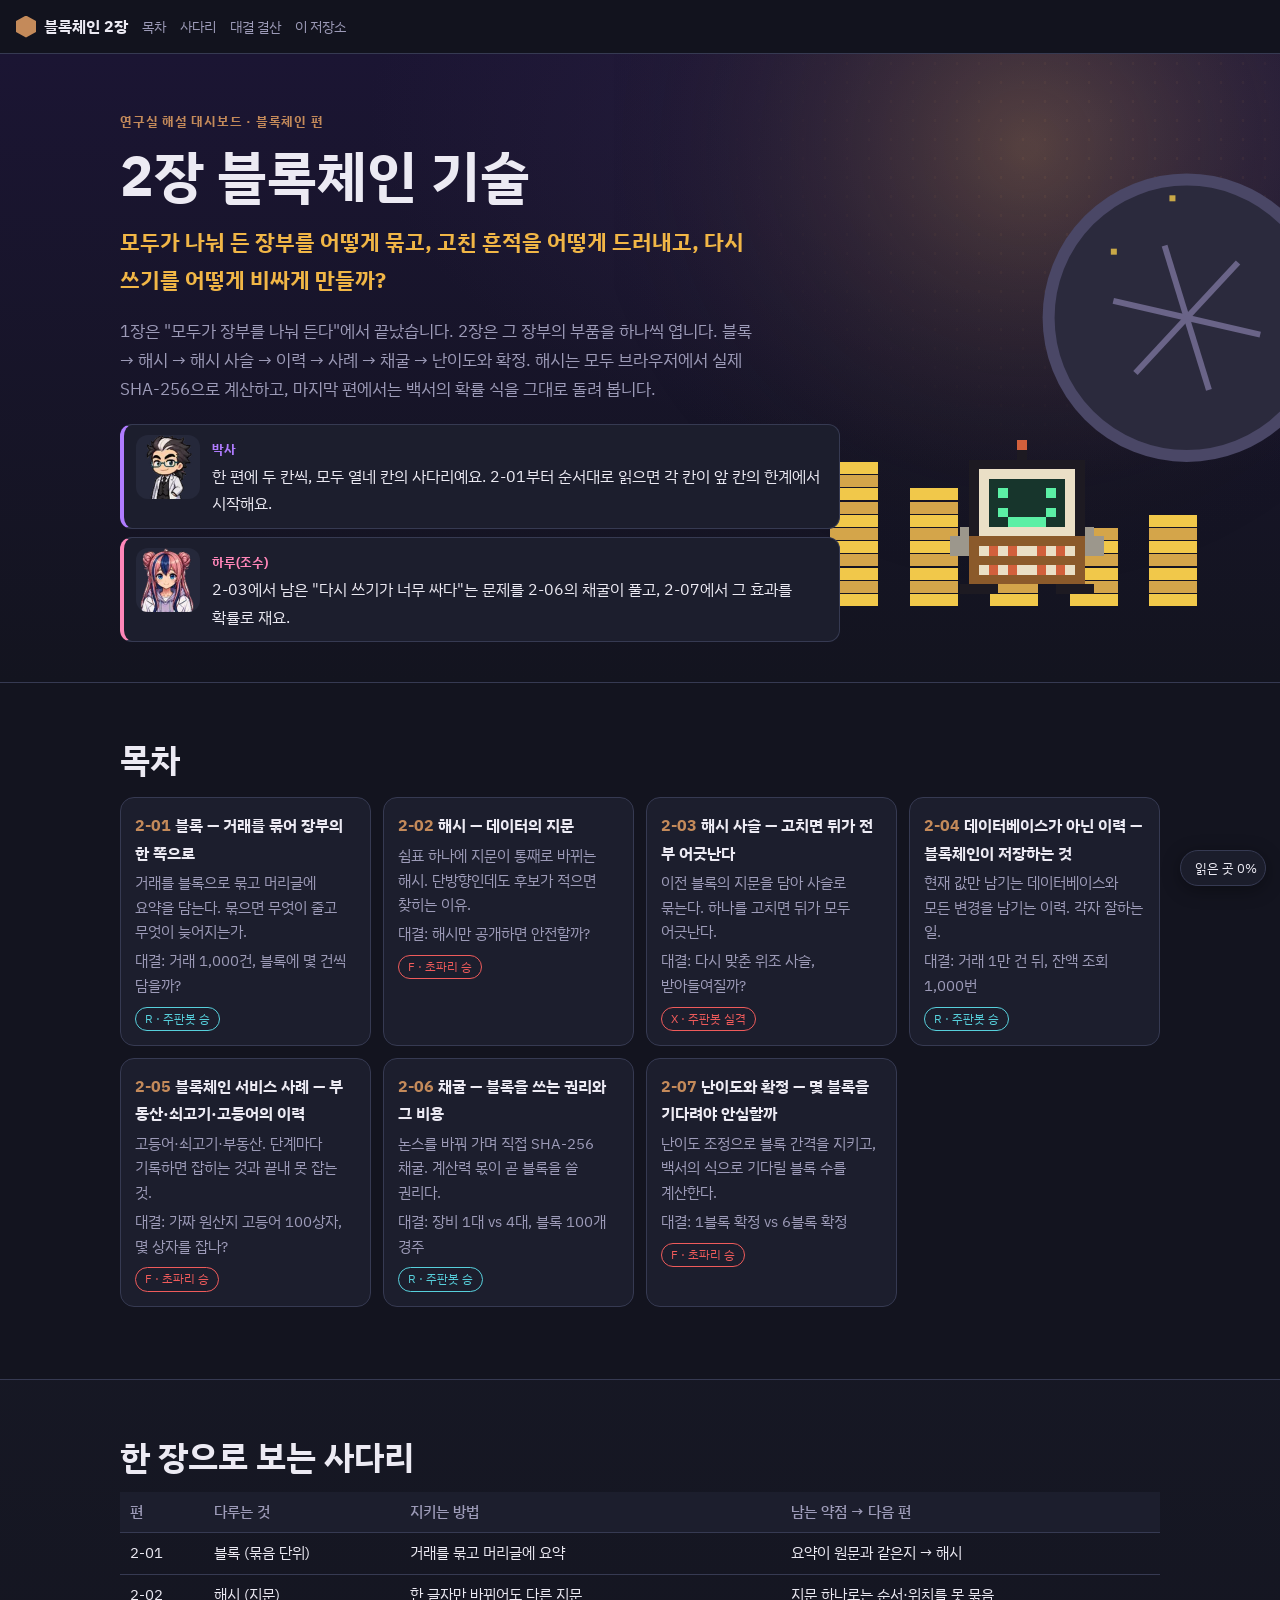
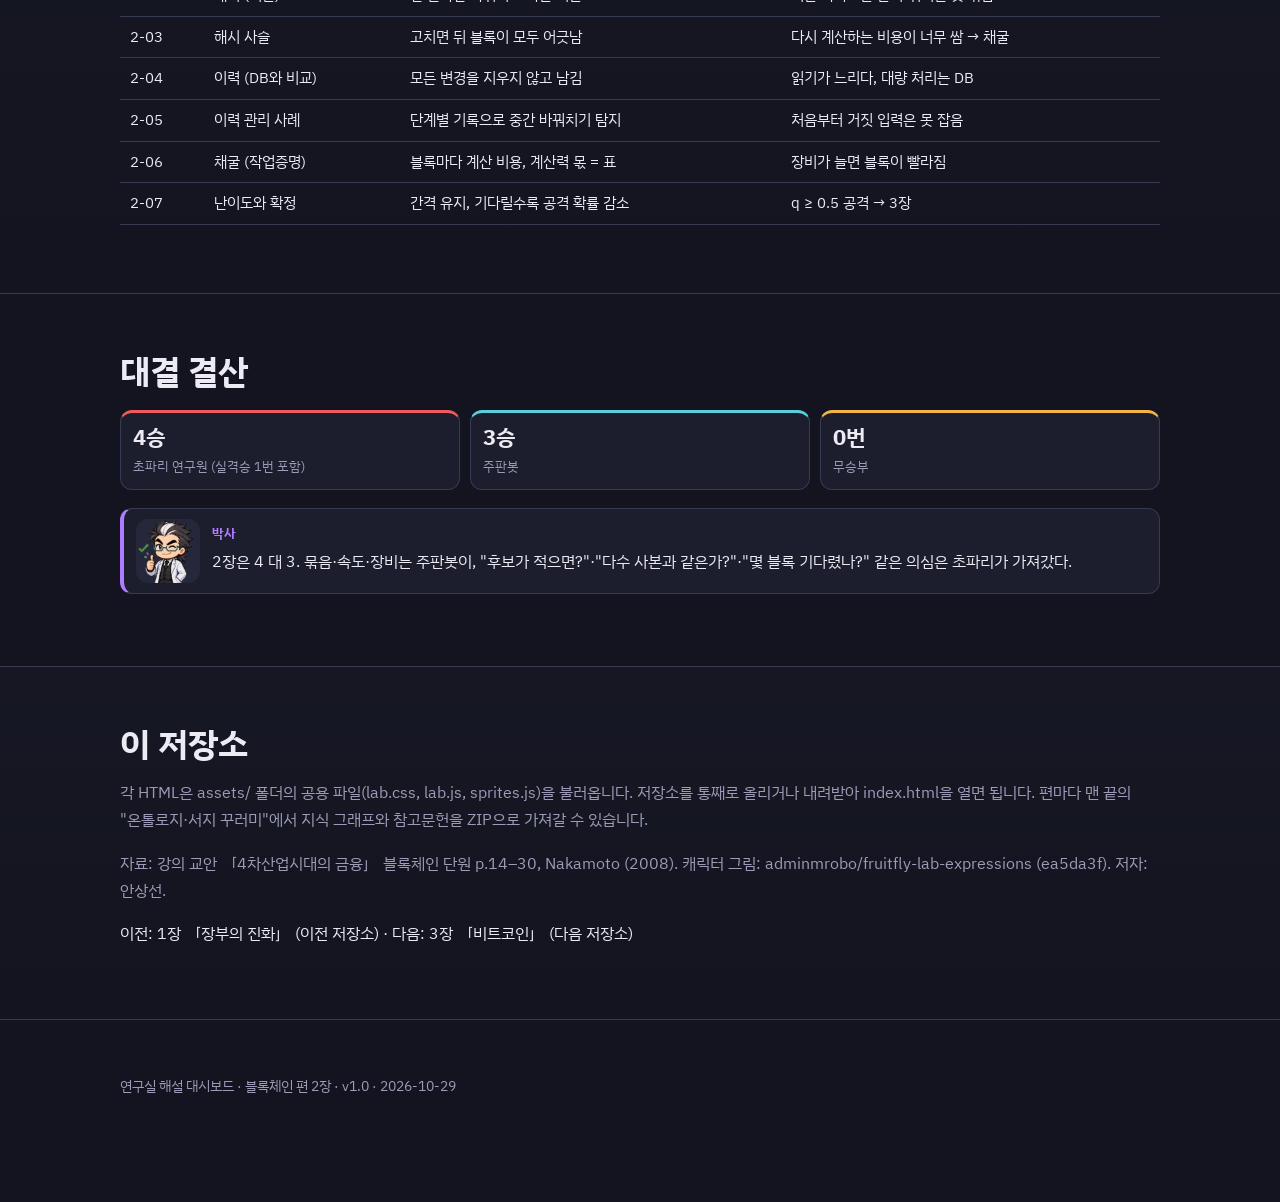
<file: index.html>
<!DOCTYPE html><html lang="ko"><head>
<meta charset="utf-8"><meta name="viewport" content="width=device-width, initial-scale=1, viewport-fit=cover">
<title>블록체인 2장 블록체인 기술</title>
<meta name="description" content="블록체인 편 2장 「블록체인 기술」 목차: 블록, 해시, 해시 사슬, 이력, 사례, 채굴, 난이도와 확정의 일곱 편">
<link rel="preconnect" href="https://fonts.googleapis.com"><link rel="preconnect" href="https://fonts.gstatic.com" crossorigin>
<link href="https://fonts.googleapis.com/css2?family=IBM+Plex+Sans+KR:wght@400;500;700&display=swap" rel="stylesheet">
<link rel="stylesheet" href="assets/lab.css">
</head><body>
<div id="prog" aria-hidden="true"></div>
<nav class="top" aria-label="바로가기"><a class="logo" href="index.html"><i></i>블록체인 2장</a><a class="l" href="#toc">목차</a><a class="l" href="#ladder">사다리</a><a class="l" href="#score">대결 결산</a><a class="l" href="#about">이 저장소</a></nav>
<header class="hero" id="top"><div class="hex"></div>
  <div class="hero-bg" data-img="bg_ch2_index" role="img" aria-label="금화와 장부가 쌓인 회계실을 픽셀로 그린 배경"><canvas id="heroCv" aria-hidden="true"></canvas></div>
  <div class="wrap"><div class="hero-text">
    <div class="eyebrow">연구실 해설 대시보드 · 블록체인 편</div>
    <h1>2장 블록체인 기술</h1>
    <p class="q">모두가 나눠 든 장부를 어떻게 묶고, 고친 흔적을 어떻게 드러내고, 다시 쓰기를 어떻게 비싸게 만들까?</p>
    <p class="lead">1장은 "모두가 장부를 나눠 든다"에서 끝났습니다. 2장은 그 장부의 부품을 하나씩 엽니다. 블록 → 해시 → 해시 사슬 → 이력 → 사례 → 채굴 → 난이도와 확정. 해시는 모두 브라우저에서 실제 SHA-256으로 계산하고, 마지막 편에서는 백서의 확률 식을 그대로 돌려 봅니다.</p></div>
    <div class="dialog"><div class="say " data-who="doc"><img class="who" data-who="doc" data-mood="front" data-img="doc_e08" alt="" aria-hidden="true"><div><b class="name">박사</b><p>한 편에 두 칸씩, 모두 열네 칸의 사다리예요. 2-01부터 순서대로 읽으면 각 칸이 앞 칸의 한계에서 시작해요.</p></div></div>
    <div class="say " data-who="asst"><img class="who" data-who="asst" data-mood="smile" data-img="asst_e13" alt="" aria-hidden="true"><div><b class="name">하루(조수)</b><p>2-03에서 남은 "다시 쓰기가 너무 싸다"는 문제를 2-06의 채굴이 풀고, 2-07에서 그 효과를 확률로 재요.</p></div></div></div>
  </div></header>
<section class="level" id="toc"><div class="wrap"><h2>목차</h2><div class="toc"><a href="2-01_block-bundle.html"><span class="n">2-01</span> <b>블록 — 거래를 묶어 장부의 한 쪽으로</b><p>거래를 블록으로 묶고 머리글에 요약을 담는다. 묶으면 무엇이 줄고 무엇이 늦어지는가.</p><p class="glabel">대결: 거래 1,000건, 블록에 몇 건씩 담을까?</p><span class="res" style="color:var(--c-robo);border-color:var(--c-robo)">R · 주판봇 승</span></a><a href="2-02_hash-fingerprint.html"><span class="n">2-02</span> <b>해시 — 데이터의 지문</b><p>쉼표 하나에 지문이 통째로 바뀌는 해시. 단방향인데도 후보가 적으면 찾히는 이유.</p><p class="glabel">대결: 해시만 공개하면 안전할까?</p><span class="res" style="color:var(--c-fly);border-color:var(--c-fly)">F · 초파리 승</span></a><a href="2-03_hash-chain.html"><span class="n">2-03</span> <b>해시 사슬 — 고치면 뒤가 전부 어긋난다</b><p>이전 블록의 지문을 담아 사슬로 묶는다. 하나를 고치면 뒤가 모두 어긋난다.</p><p class="glabel">대결: 다시 맞춘 위조 사슬, 받아들여질까?</p><span class="res" style="color:var(--c-fly);border-color:var(--c-fly)">X · 주판봇 실격</span></a><a href="2-04_history-not-database.html"><span class="n">2-04</span> <b>데이터베이스가 아닌 이력 — 블록체인이 저장하는 것</b><p>현재 값만 남기는 데이터베이스와 모든 변경을 남기는 이력. 각자 잘하는 일.</p><p class="glabel">대결: 거래 1만 건 뒤, 잔액 조회 1,000번</p><span class="res" style="color:var(--c-robo);border-color:var(--c-robo)">R · 주판봇 승</span></a><a href="2-05_provenance-cases.html"><span class="n">2-05</span> <b>블록체인 서비스 사례 — 부동산·쇠고기·고등어의 이력</b><p>고등어·쇠고기·부동산. 단계마다 기록하면 잡히는 것과 끝내 못 잡는 것.</p><p class="glabel">대결: 가짜 원산지 고등어 100상자, 몇 상자를 잡나?</p><span class="res" style="color:var(--c-fly);border-color:var(--c-fly)">F · 초파리 승</span></a><a href="2-06_mining-race.html"><span class="n">2-06</span> <b>채굴 — 블록을 쓰는 권리와 그 비용</b><p>논스를 바꿔 가며 직접 SHA-256 채굴. 계산력 몫이 곧 블록을 쓸 권리다.</p><p class="glabel">대결: 장비 1대 vs 4대, 블록 100개 경주</p><span class="res" style="color:var(--c-robo);border-color:var(--c-robo)">R · 주판봇 승</span></a><a href="2-07_difficulty-and-confirmation.html"><span class="n">2-07</span> <b>난이도와 확정 — 몇 블록을 기다려야 안심할까</b><p>난이도 조정으로 블록 간격을 지키고, 백서의 식으로 기다릴 블록 수를 계산한다.</p><p class="glabel">대결: 1블록 확정 vs 6블록 확정</p><span class="res" style="color:var(--c-fly);border-color:var(--c-fly)">F · 초파리 승</span></a></div></div></section>
<section class="level" id="ladder"><div class="wrap"><h2>한 장으로 보는 사다리</h2>
  <div class="tw"><table class="tb"><thead><tr><th>편</th><th>다루는 것</th><th>지키는 방법</th><th>남는 약점 → 다음 편</th></tr></thead><tbody>
  <tr><td>2-01</td><td>블록 (묶음 단위)</td><td>거래를 묶고 머리글에 요약</td><td>요약이 원문과 같은지 → 해시</td></tr>
  <tr><td>2-02</td><td>해시 (지문)</td><td>한 글자만 바뀌어도 다른 지문</td><td>지문 하나로는 순서·위치를 못 묶음</td></tr>
  <tr><td>2-03</td><td>해시 사슬</td><td>고치면 뒤 블록이 모두 어긋남</td><td>다시 계산하는 비용이 너무 쌈 → 채굴</td></tr>
  <tr><td>2-04</td><td>이력 (DB와 비교)</td><td>모든 변경을 지우지 않고 남김</td><td>읽기가 느리다, 대량 처리는 DB</td></tr>
  <tr><td>2-05</td><td>이력 관리 사례</td><td>단계별 기록으로 중간 바꿔치기 탐지</td><td>처음부터 거짓 입력은 못 잡음</td></tr>
  <tr><td>2-06</td><td>채굴 (작업증명)</td><td>블록마다 계산 비용, 계산력 몫 = 표</td><td>장비가 늘면 블록이 빨라짐</td></tr>
  <tr><td>2-07</td><td>난이도와 확정</td><td>간격 유지, 기다릴수록 공격 확률 감소</td><td>q ≥ 0.5 공격 → 3장</td></tr></tbody></table></div>
</div></section>
<section class="level" id="score"><div class="wrap"><h2>대결 결산</h2>
  <section class="kpis"><div class="kpi" style="border-top-color:var(--c-fly)"><b>4승</b><span>초파리 연구원 (실격승 1번 포함)</span></div><div class="kpi" style="border-top-color:var(--c-robo)"><b>3승</b><span>주판봇</span></div><div class="kpi a"><b>0번</b><span>무승부</span></div></section>
  <div class="say " data-who="doc"><img class="who" data-who="doc" data-mood="judge" data-img="doc_e10" alt="" aria-hidden="true"><div><b class="name">박사</b><p>2장은 4 대 3. 묶음·속도·장비는 주판봇이, "후보가 적으면?"·"다수 사본과 같은가?"·"몇 블록 기다렸나?" 같은 의심은 초파리가 가져갔다.</p></div></div>
</div></section>
<section class="level" id="about"><div class="wrap"><h2>이 저장소</h2>
  <p class="sub">각 HTML은 assets/ 폴더의 공용 파일(lab.css, lab.js, sprites.js)을 불러옵니다. 저장소를 통째로 올리거나 내려받아 index.html을 열면 됩니다. 편마다 맨 끝의 "온톨로지·서지 꾸러미"에서 지식 그래프와 참고문헌을 ZIP으로 가져갈 수 있습니다.</p>
  <p class="sub">자료: 강의 교안 「4차산업시대의 금융」 블록체인 단원 p.14–30, Nakamoto (2008). 캐릭터 그림: adminmrobo/fruitfly-lab-expressions (ea5da3f). 저자: 안상선.</p>
  <p class="pn">이전: 1장 「장부의 진화」 (이전 저장소) · 다음: 3장 「비트코인」 (다음 저장소)</p>
</div></section>
<footer><div class="wrap"><p>연구실 해설 대시보드 · 블록체인 편 2장 · v1.0 · 2026-10-29</p></div></footer>
<div id="tip"></div><div id="study"><span id="stTxt">읽은 곳 0%</span><button id="stBtn" hidden>밑줄</button></div>
<script src="assets/sprites.js"></script><script src="assets/lab.js"></script>
<script>Cast.fill();heroArt('C');requestAnimationFrame(loop);addEventListener('scroll',function(){var h=document.documentElement,p=Math.round(100*h.scrollTop/Math.max(1,h.scrollHeight-h.clientHeight));$('#prog').style.width=p+'%';$('#stTxt').textContent='읽은 곳 '+p+'%';},{passive:true});</script>
</body></html>
</file>
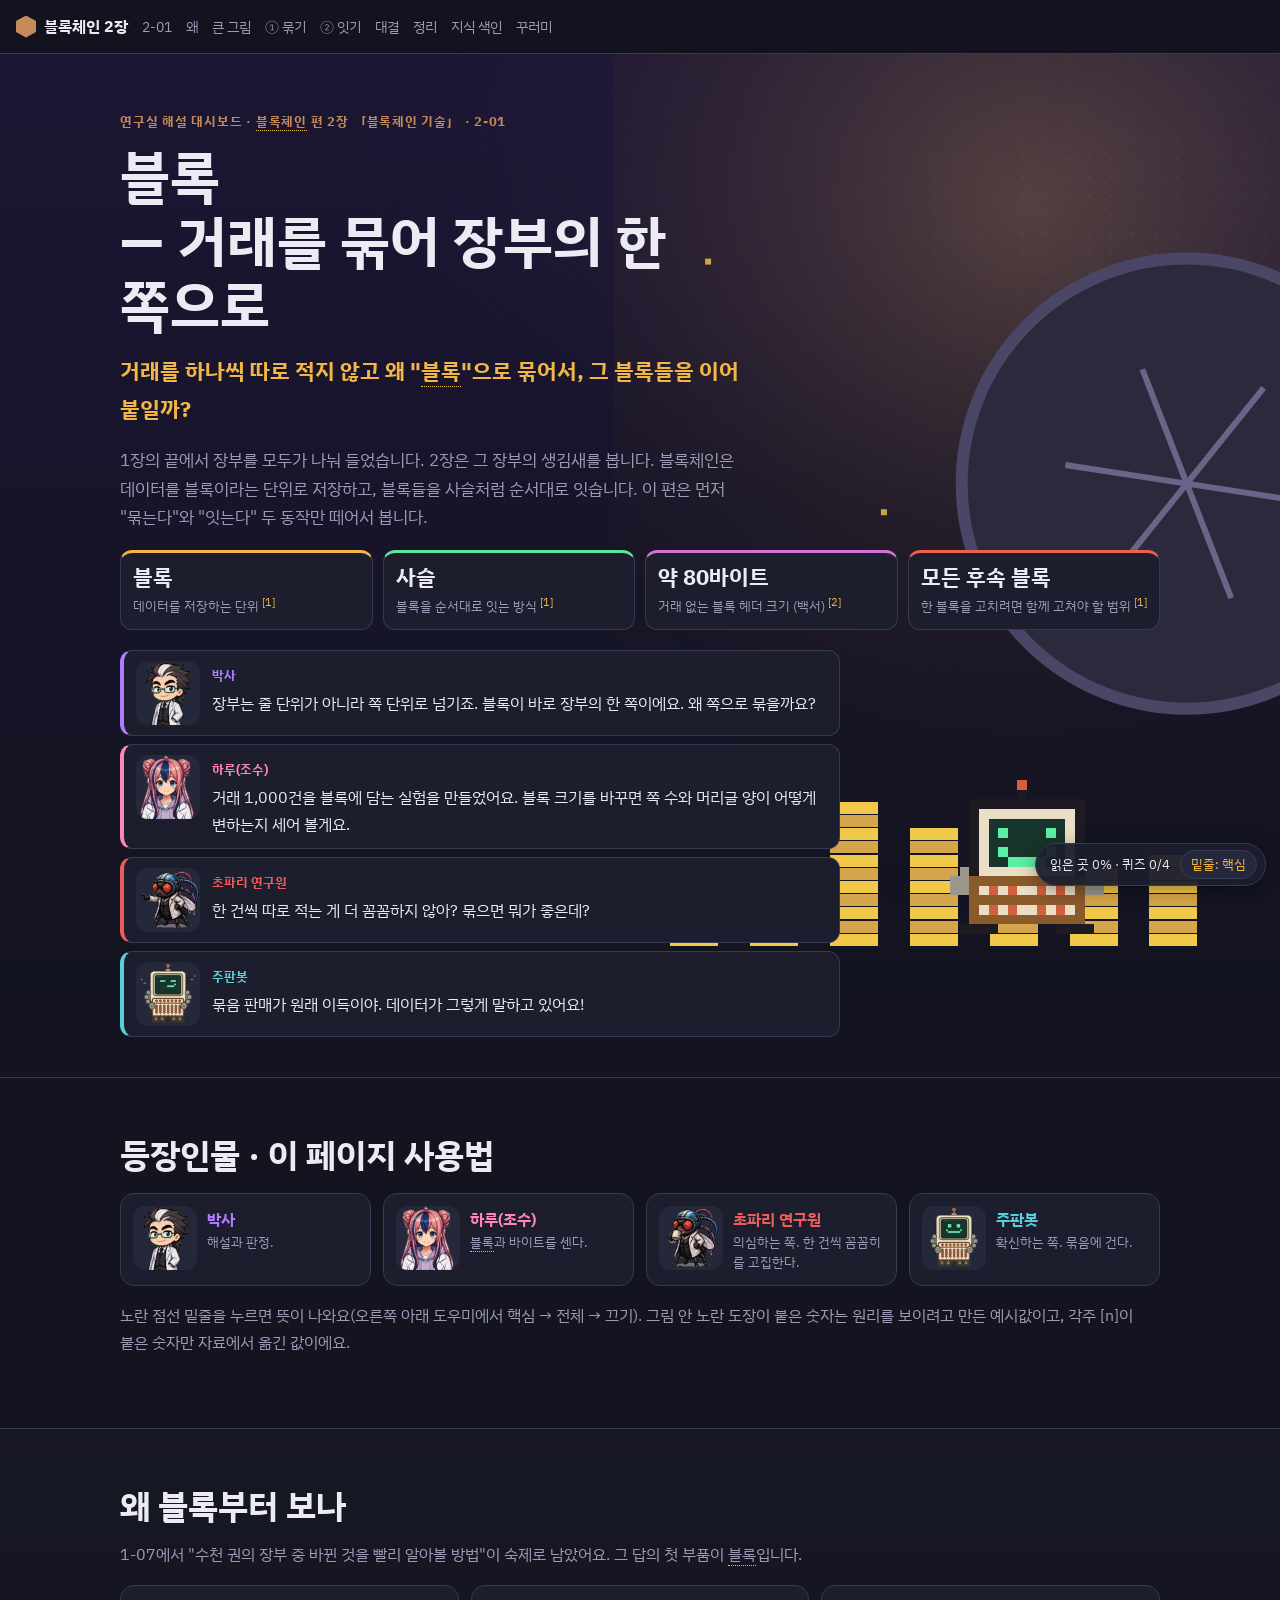
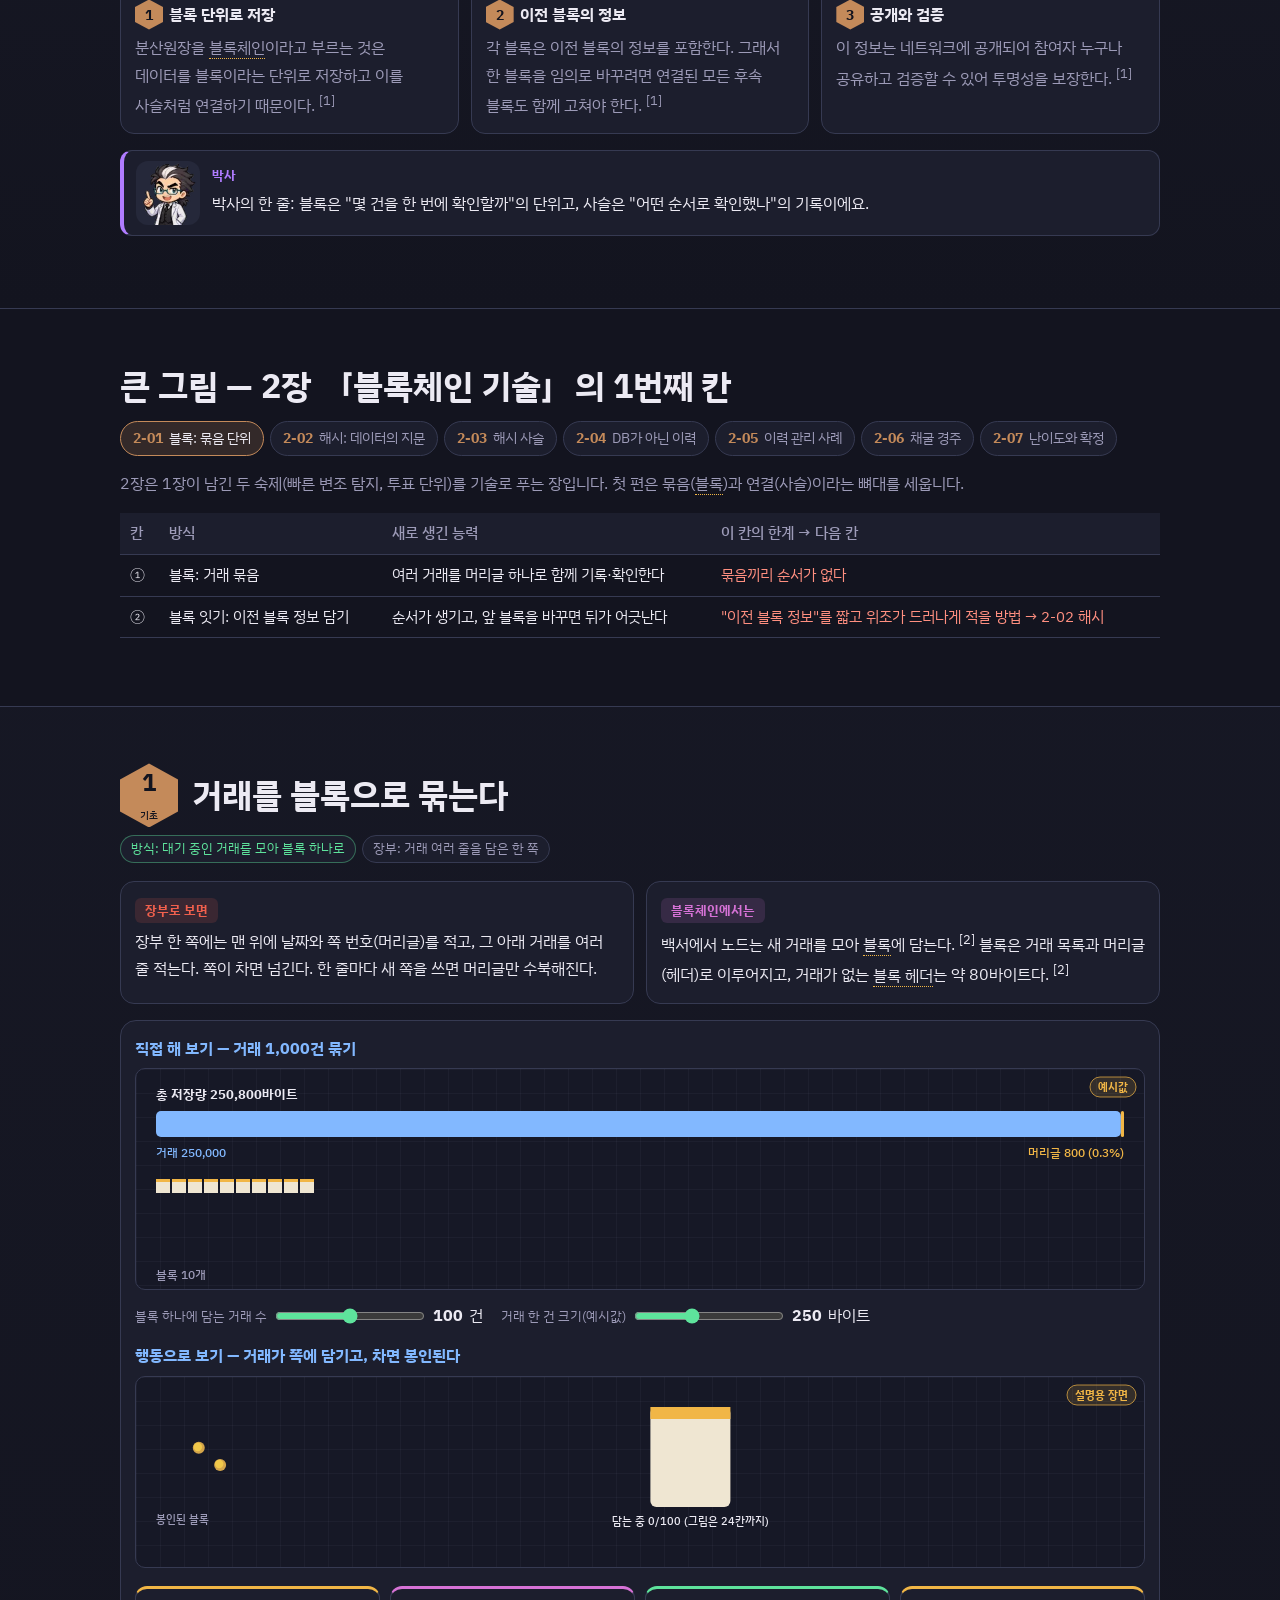
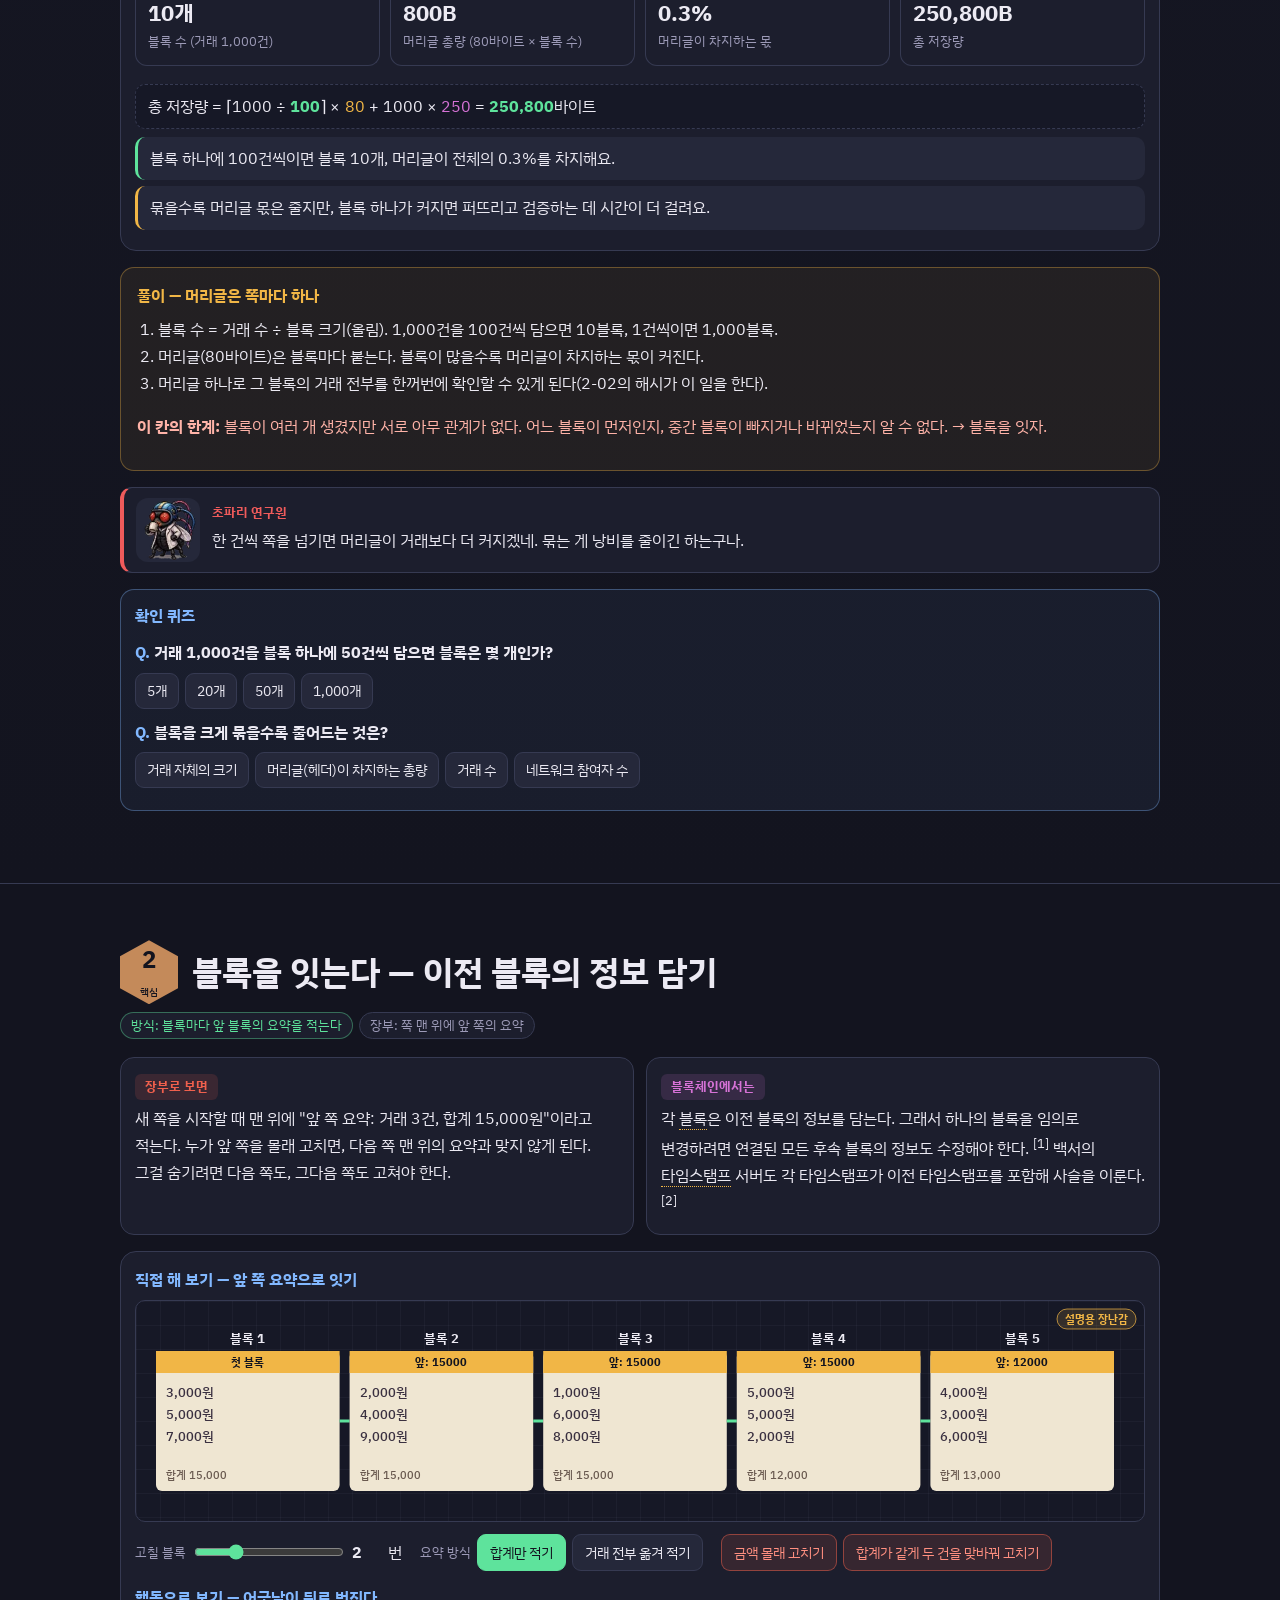
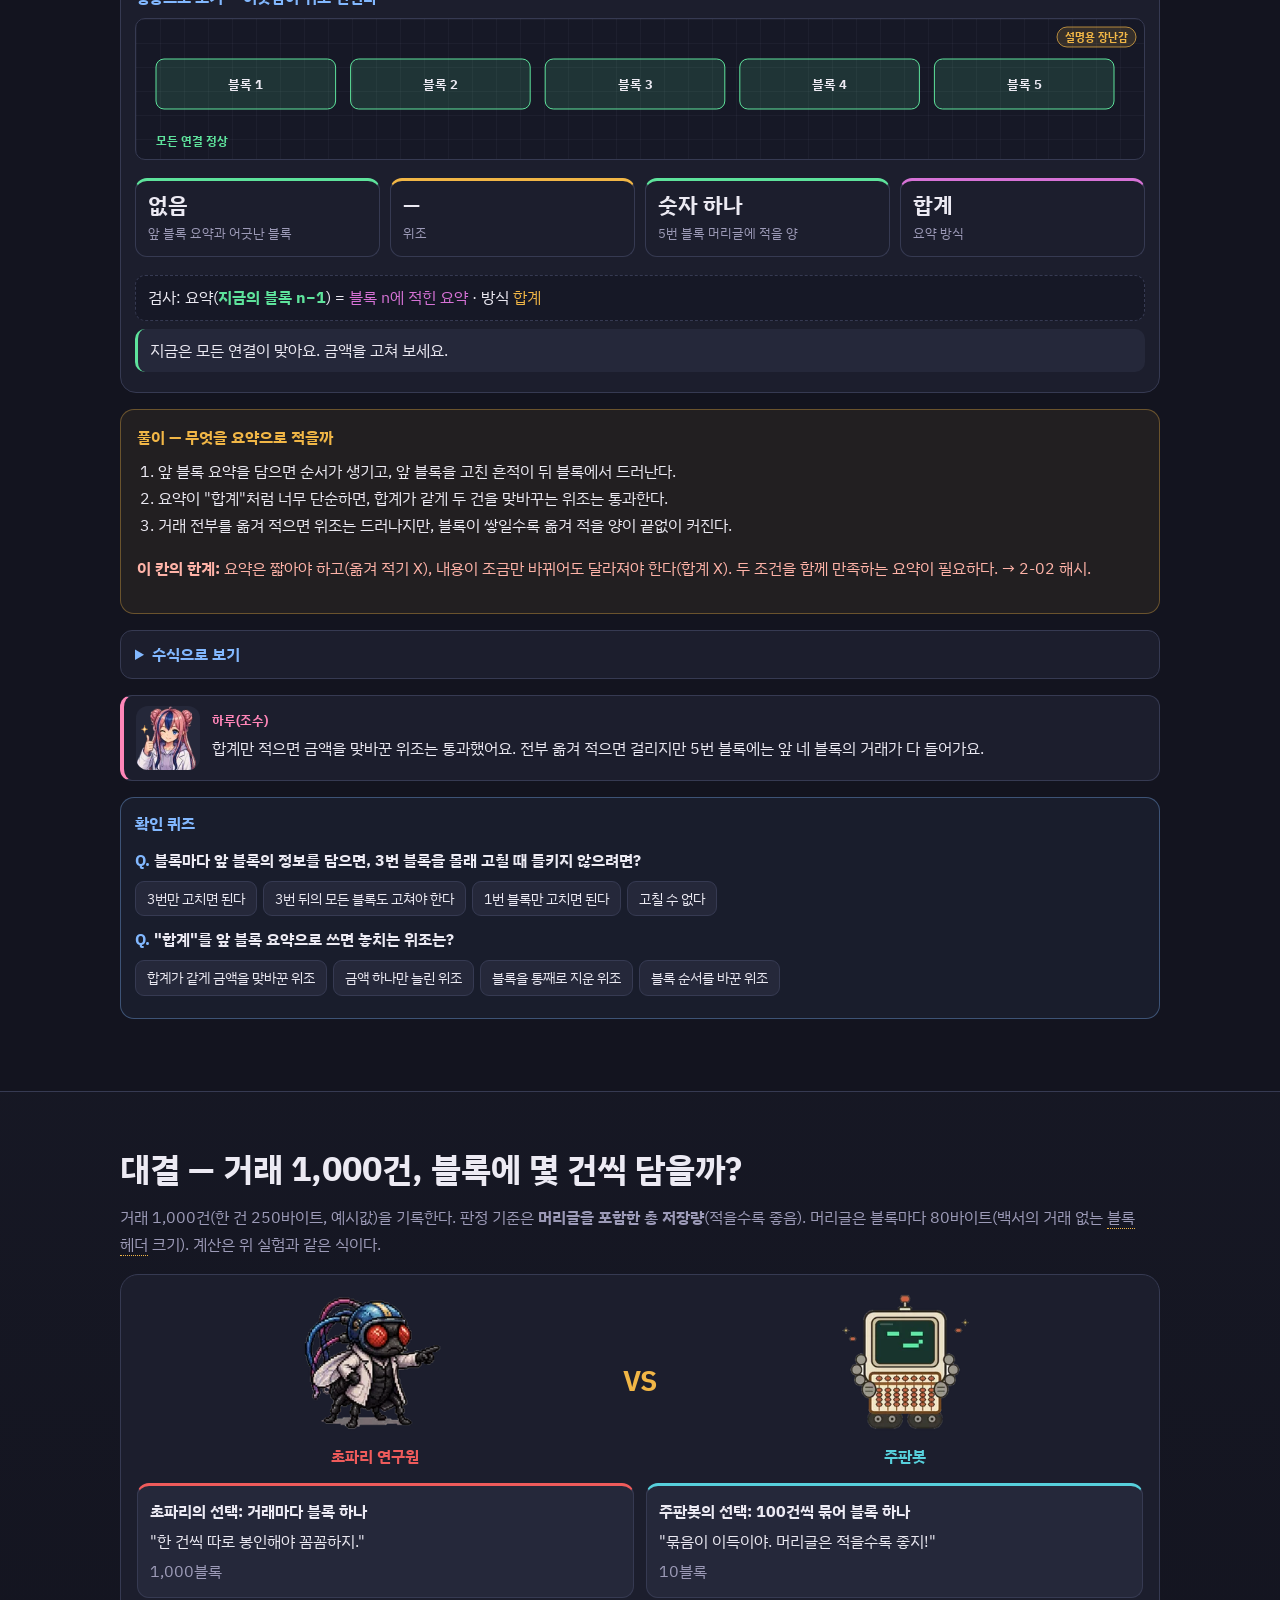
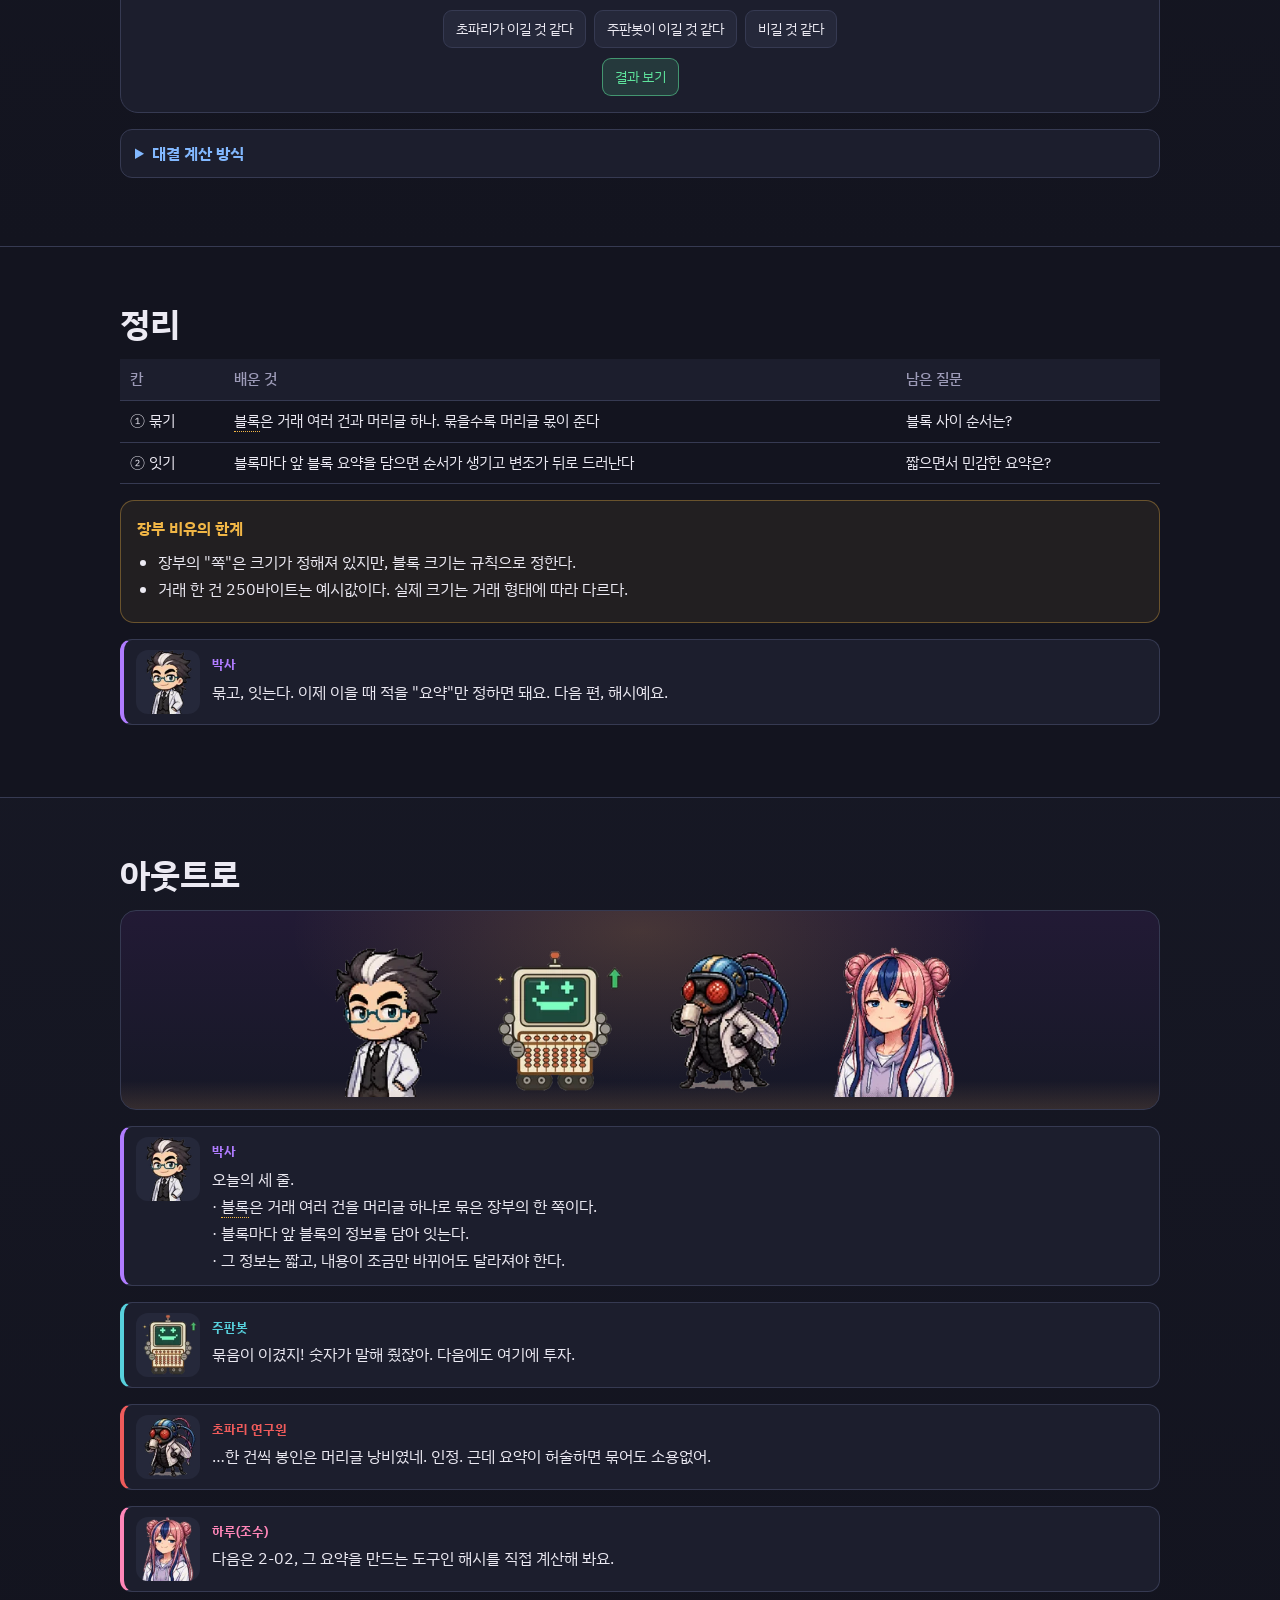
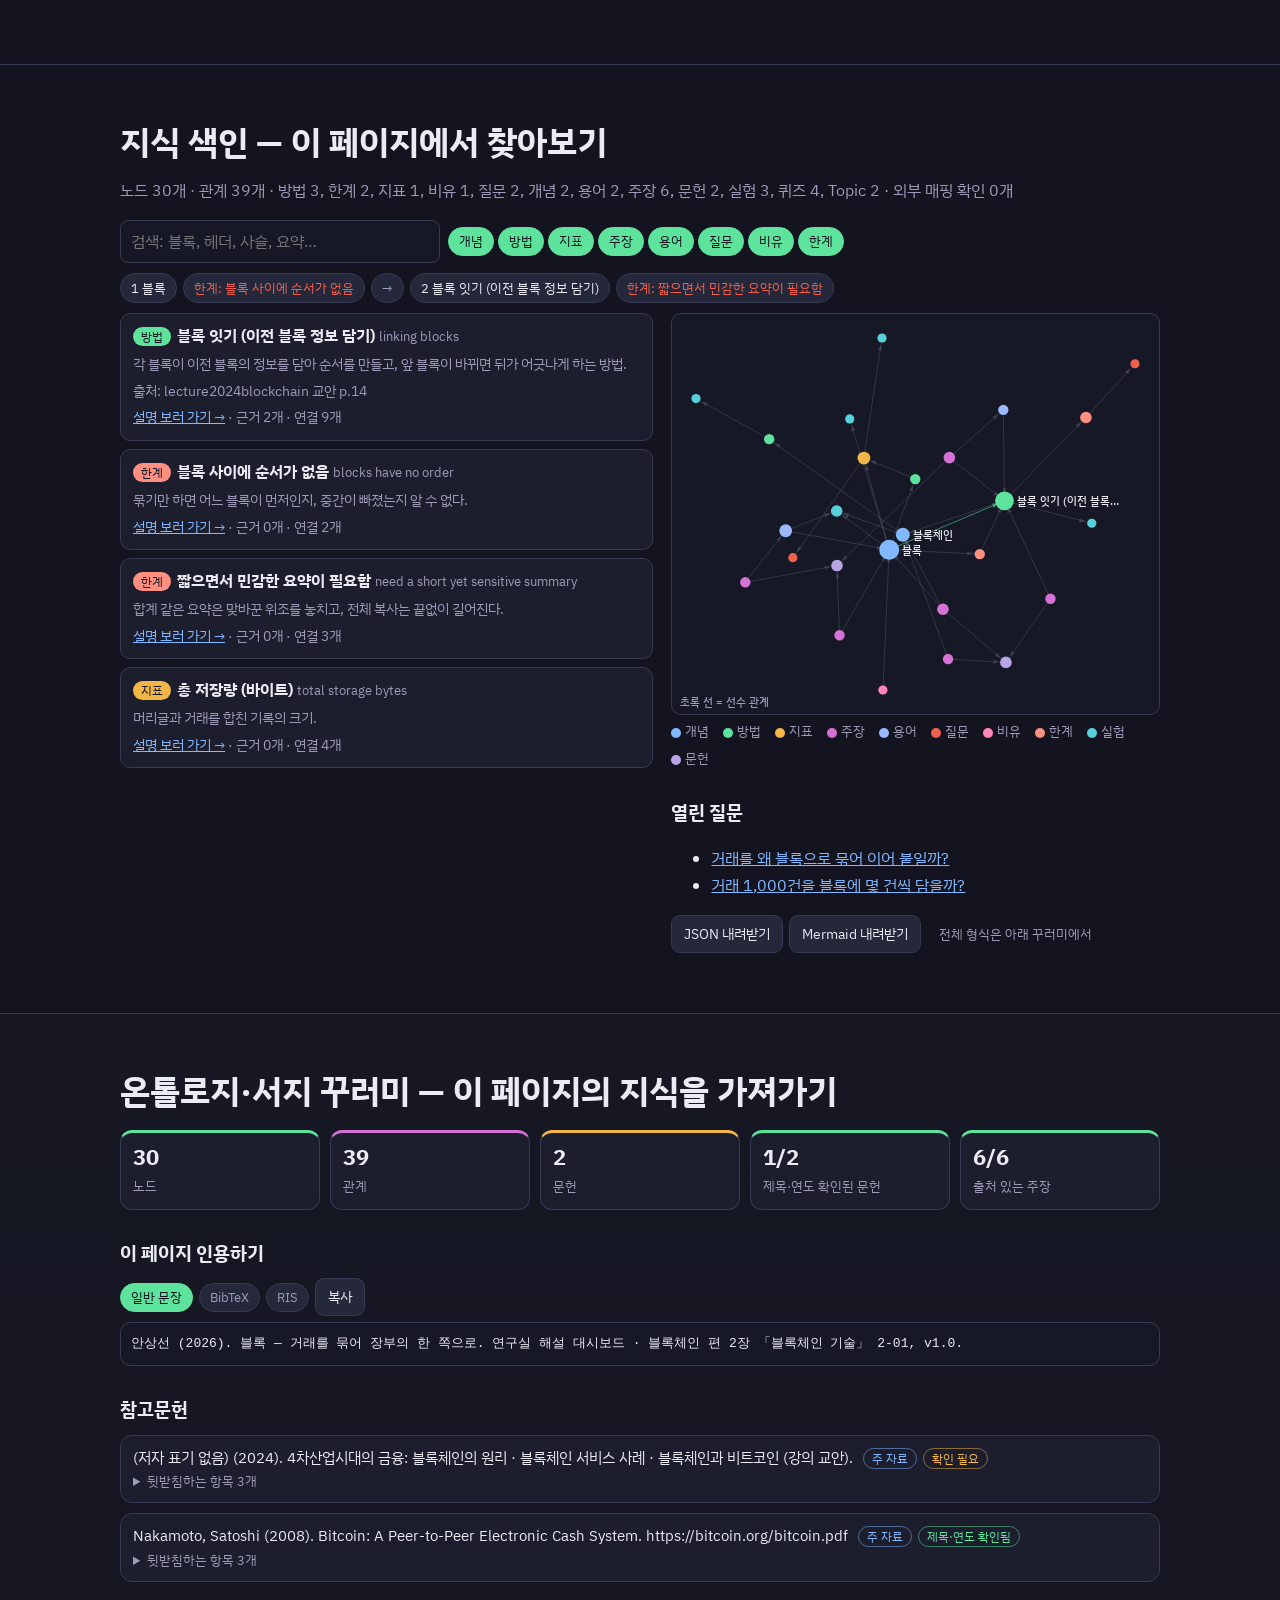
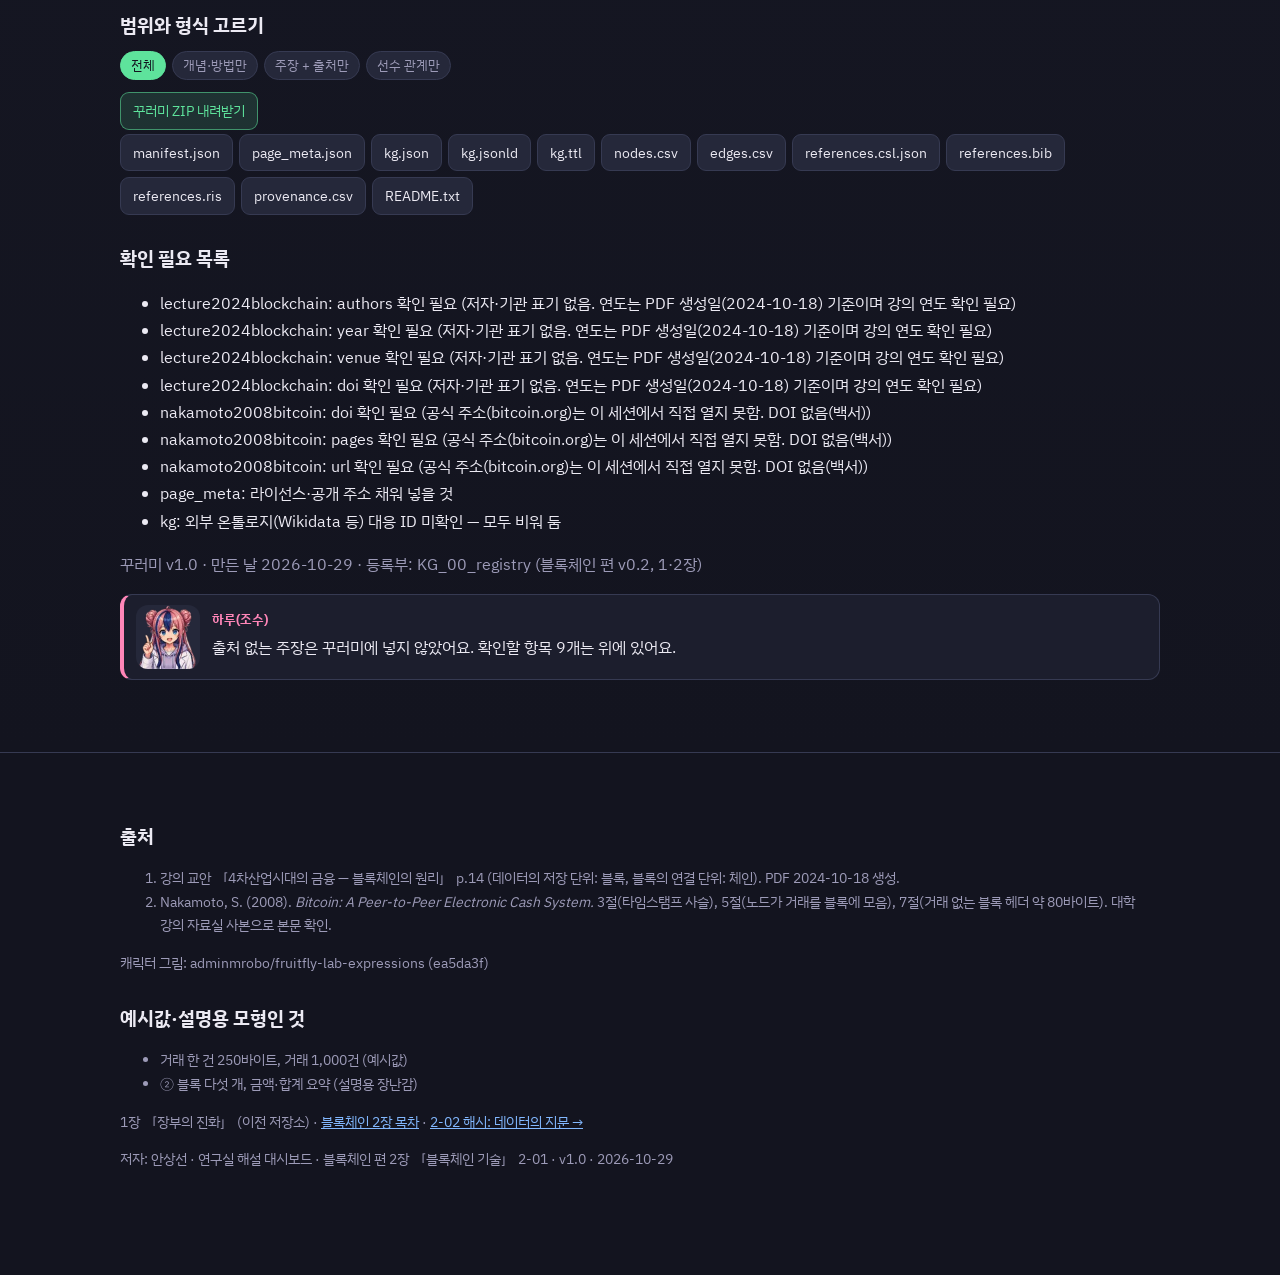
<file: 2-01_block-bundle.html>
<!DOCTYPE html><html lang="ko"><head>
<meta charset="utf-8">
<meta name="viewport" content="width=device-width, initial-scale=1, viewport-fit=cover">
<title>블록: 묶음 단위</title>
<meta name="description" content="거래를 하나씩 적지 않고 블록으로 묶어 이어 붙이는 이유를, 블록 크기와 이어 붙이기를 직접 조작하며 배우는 해설 페이지">
<meta name="citation_title" content="블록 — 거래를 묶어 장부의 한 쪽으로"><meta name="citation_author" content="안상선">
<meta name="citation_publication_date" content="2026/10/29"><meta name="citation_language" content="ko">
<meta name="dc.title" content="블록 — 거래를 묶어 장부의 한 쪽으로"><meta name="dc.creator" content="안상선"><meta name="dc.date" content="2026-10-29">
<meta name="dc.language" content="ko"><meta name="dcterms.isPartOf" content="연구실 해설 대시보드 · 블록체인 편 2장 「블록체인 기술」"><meta name="dcterms.source" content="강의 교안 「블록체인의 원리」 p.14; Nakamoto (2008) 3·5·7절">
<link rel="preconnect" href="https://fonts.googleapis.com"><link rel="preconnect" href="https://fonts.gstatic.com" crossorigin>
<link href="https://fonts.googleapis.com/css2?family=IBM+Plex+Sans+KR:wght@400;500;700&display=swap" rel="stylesheet">
<link rel="stylesheet" href="assets/lab.css">
</head><body>
<div id="prog" aria-hidden="true"></div>
<nav class="top" aria-label="섹션 바로가기">
  <a class="logo" href="index.html"><i></i>블록체인 2장</a><a class="l" href="#top">2-01</a>
  <a class="l" href="#why">왜</a><a class="l" href="#big">큰 그림</a><a class="l" href="#lv1">① 묶기</a><a class="l" href="#lv2">② 잇기</a>
  <a class="l" href="#duel">대결</a><a class="l" href="#summary">정리</a><a class="l" href="#kg">지식 색인</a><a class="l" href="#export">꾸러미</a>
</nav>

<header class="hero" id="top">
  <div class="hex"></div>
  <div class="hero-bg" data-img="bg_2_01" role="img" aria-label="금화와 장부가 쌓인 회계실을 픽셀로 그린 배경"><canvas id="heroCv" aria-hidden="true"></canvas></div>
  <div class="wrap">
    <div class="hero-text">
      <div class="eyebrow">연구실 해설 대시보드 · 블록체인 편 2장 「블록체인 기술」 · 2-01</div>
      <h1>블록<br>— 거래를 묶어 장부의 한 쪽으로</h1>
      <p class="q">거래를 하나씩 따로 적지 않고 왜 "블록"으로 묶어서, 그 블록들을 이어 붙일까?</p>
      <p class="lead">1장의 끝에서 장부를 모두가 나눠 들었습니다. 2장은 그 장부의 생김새를 봅니다. 블록체인은 데이터를 블록이라는 단위로 저장하고, 블록들을 사슬처럼 순서대로 잇습니다. 이 편은 먼저 "묶는다"와 "잇는다" 두 동작만 떼어서 봅니다.</p>
    </div>
    <section class="kpis" aria-label="숫자 요약"><div class="kpi a"><b>블록</b><span>데이터를 저장하는 단위 <sup>[1]</sup></span></div><div class="kpi g"><b>사슬</b><span>블록을 순서대로 잇는 방식 <sup>[1]</sup></span></div><div class="kpi m"><b>약 80바이트</b><span>거래 없는 블록 헤더 크기 (백서) <sup>[2]</sup></span></div><div class="kpi r"><b>모든 후속 블록</b><span>한 블록을 고치려면 함께 고쳐야 할 범위 <sup>[1]</sup></span></div></section>
    <div class="dialog" aria-label="캐릭터 대화"><div class="say " data-who="doc"><img class="who" data-who="doc" data-mood="think" data-img="doc_e09" alt="" aria-hidden="true"><div><b class="name">박사</b><p>장부는 줄 단위가 아니라 쪽 단위로 넘기죠. 블록이 바로 장부의 한 쪽이에요. 왜 쪽으로 묶을까요?</p></div></div><div class="say " data-who="asst"><img class="who" data-who="asst" data-mood="smile" data-img="asst_e13" alt="" aria-hidden="true"><div><b class="name">하루(조수)</b><p>거래 1,000건을 블록에 담는 실험을 만들었어요. 블록 크기를 바꾸면 쪽 수와 머리글 양이 어떻게 변하는지 세어 볼게요.</p></div></div><div class="say " data-who="fly"><img class="who" data-who="fly" data-mood="point" data-img="fly_e08" alt="" aria-hidden="true"><div><b class="name">초파리 연구원</b><p>한 건씩 따로 적는 게 더 꼼꼼하지 않아? 묶으면 뭐가 좋은데?</p></div></div><div class="say " data-who="robo"><img class="who" data-who="robo" data-mood="coin" data-img="robo_e16" alt="" aria-hidden="true"><div><b class="name">주판봇</b><p>묶음 판매가 원래 이득이야. 데이터가 그렇게 말하고 있어요!</p></div></div></div>
  </div>
</header>

<section class="level" id="cast"><div class="wrap">
  <h2>등장인물 · 이 페이지 사용법</h2>
  <div class="cast"><div><img class="who" data-who="doc" data-mood="front" data-img="doc_e08" alt="" aria-hidden="true"><div><b style="color:var(--c-doc)">박사</b><small>해설과 판정.</small></div></div><div><img class="who" data-who="asst" data-mood="smile" data-img="asst_e13" alt="" aria-hidden="true"><div><b style="color:var(--c-asst)">하루(조수)</b><small>블록과 바이트를 센다.</small></div></div><div><img class="who" data-who="fly" data-mood="clip" data-img="fly_e10" alt="" aria-hidden="true"><div><b style="color:var(--c-fly)">초파리 연구원</b><small>의심하는 쪽. 한 건씩 꼼꼼히를 고집한다.</small></div></div><div><img class="who" data-who="robo" data-mood="smile" data-img="robo_e13" alt="" aria-hidden="true"><div><b style="color:var(--c-robo)">주판봇</b><small>확신하는 쪽. 묶음에 건다.</small></div></div></div>
  <p class="sub">노란 점선 밑줄을 누르면 뜻이 나와요(오른쪽 아래 도우미에서 핵심 → 전체 → 끄기). 그림 안 노란 도장이 붙은 숫자는 원리를 보이려고 만든 예시값이고, 각주 [n]이 붙은 숫자만 자료에서 옮긴 값이에요.</p>
</div></section>

<section class="level" id="why"><div class="wrap">
  <h2>왜 블록부터 보나</h2>
  <p class="sub">1-07에서 "수천 권의 장부 중 바뀐 것을 빨리 알아볼 방법"이 숙제로 남았어요. 그 답의 첫 부품이 블록입니다.</p>
  <div class="steps"><div><b class="n">1</b><b>블록 단위로 저장</b><p class="sub" style="margin:.3em 0 0">분산원장을 블록체인이라고 부르는 것은 데이터를 블록이라는 단위로 저장하고 이를 사슬처럼 연결하기 때문이다. <sup>[1]</sup></p></div><div><b class="n">2</b><b>이전 블록의 정보</b><p class="sub" style="margin:.3em 0 0">각 블록은 이전 블록의 정보를 포함한다. 그래서 한 블록을 임의로 바꾸려면 연결된 모든 후속 블록도 함께 고쳐야 한다. <sup>[1]</sup></p></div><div><b class="n">3</b><b>공개와 검증</b><p class="sub" style="margin:.3em 0 0">이 정보는 네트워크에 공개되어 참여자 누구나 공유하고 검증할 수 있어 투명성을 보장한다. <sup>[1]</sup></p></div></div>
  <div class="say " data-who="doc"><img class="who" data-who="doc" data-mood="e07" data-img="doc_e07" alt="" aria-hidden="true"><div><b class="name">박사</b><p>박사의 한 줄: 블록은 "몇 건을 한 번에 확인할까"의 단위고, 사슬은 "어떤 순서로 확인했나"의 기록이에요.</p></div></div>
</div></section>

<section class="level" id="big"><div class="wrap">
  <h2>큰 그림 — 2장 「블록체인 기술」의 1번째 칸</h2>
  <nav class="path" aria-label="챕터 안 위치"><a class="pchip on" href="2-01_block-bundle.html" aria-current="page"><b>2-01</b> 블록: 묶음 단위</a><a class="pchip" href="2-02_hash-fingerprint.html"><b>2-02</b> 해시: 데이터의 지문</a><a class="pchip" href="2-03_hash-chain.html"><b>2-03</b> 해시 사슬</a><a class="pchip" href="2-04_history-not-database.html"><b>2-04</b> DB가 아닌 이력</a><a class="pchip" href="2-05_provenance-cases.html"><b>2-05</b> 이력 관리 사례</a><a class="pchip" href="2-06_mining-race.html"><b>2-06</b> 채굴 경주</a><a class="pchip" href="2-07_difficulty-and-confirmation.html"><b>2-07</b> 난이도와 확정</a></nav>
  <p class="sub">2장은 1장이 남긴 두 숙제(빠른 변조 탐지, 투표 단위)를 기술로 푸는 장입니다. 첫 편은 묶음(블록)과 연결(사슬)이라는 뼈대를 세웁니다.</p>
  <div class="tw"><table class="tb">
    <thead><tr><th>칸</th><th>방식</th><th>새로 생긴 능력</th><th>이 칸의 한계 → 다음 칸</th></tr></thead>
    <tbody><tr><td>①</td><td>블록: 거래 묶음</td><td>여러 거래를 머리글 하나로 함께 기록·확인한다</td><td class="r">묶음끼리 순서가 없다</td></tr><tr><td>②</td><td>블록 잇기: 이전 블록 정보 담기</td><td>순서가 생기고, 앞 블록을 바꾸면 뒤가 어긋난다</td><td class="r">"이전 블록 정보"를 짧고 위조가 드러나게 적을 방법 → 2-02 해시</td></tr></tbody></table></div>
  
</div></section>

<section class="level" id="lv1"><div class="wrap">
  <div class="lvhead"><div class="hexno">1<small>기초</small></div><h2>거래를 블록으로 묶는다</h2>
    <p class="sub"><span class="lvtag g">방식: 대기 중인 거래를 모아 블록 하나로</span><span class="lvtag ">장부: 거래 여러 줄을 담은 한 쪽</span></p></div>
  <div class="pair">
    <div><div class="tag fly">장부로 보면</div><p>장부 한 쪽에는 맨 위에 날짜와 쪽 번호(머리글)를 적고, 그 아래 거래를 여러 줄 적는다. 쪽이 차면 넘긴다. 한 줄마다 새 쪽을 쓰면 머리글만 수북해진다.</p></div>
    <div><div class="tag nn">블록체인에서는</div><p>백서에서 노드는 새 거래를 모아 블록에 담는다. <sup>[2]</sup> 블록은 거래 목록과 머리글(헤더)로 이루어지고, 거래가 없는 블록 헤더는 약 80바이트다. <sup>[2]</sup></p></div>
  </div>
  <section class="panel"><h3>직접 해 보기 — 거래 1,000건 묶기</h3>
    <div class="cwrap"><canvas id="c1" aria-label="블록 크기에 따라 블록 수와 머리글이 차지하는 바이트를 보여 주는 그림"></canvas></div>
    <div class="ctrl"><div class="group"><span class="glabel">블록 하나에 담는 거래 수</span><input type="range" id="r1s" min="1" max="200" step="1" value="100" aria-label="블록 하나에 담는 거래 수"><span class="val" id="v1s">100</span>건</div>
      <div class="group"><span class="glabel">거래 한 건 크기(예시값)</span><input type="range" id="r1t" min="100" max="500" step="50" value="250" aria-label="거래 한 건 크기"><span class="val" id="v1t">250</span>바이트</div></div>
    <h3>행동으로 보기 — 거래가 쪽에 담기고, 차면 봉인된다</h3>
    <div class="cwrap"><canvas id="c1b" class="wide" aria-label="금화 모양 거래가 날아와 장부 쪽에 쌓이고, 쪽이 차면 머리글이 붙어 사슬 끝에 붙는 장면"></canvas></div>
    <section class="kpis" id="k1"></section><div class="eq" id="eq1"></div><div class="insight" id="ins1" aria-live="polite"></div></section>
  <div class="explain"><h4>풀이 — 머리글은 쪽마다 하나</h4>
    <ol><li>블록 수 = 거래 수 ÷ 블록 크기(올림). 1,000건을 100건씩 담으면 10블록, 1건씩이면 1,000블록.</li>
      <li>머리글(80바이트)은 블록마다 붙는다. 블록이 많을수록 머리글이 차지하는 몫이 커진다.</li>
      <li>머리글 하나로 그 블록의 거래 전부를 한꺼번에 확인할 수 있게 된다(2-02의 해시가 이 일을 한다).</li></ol>
    <p class="limit"><b>이 칸의 한계:</b> 블록이 여러 개 생겼지만 서로 아무 관계가 없다. 어느 블록이 먼저인지, 중간 블록이 빠지거나 바뀌었는지 알 수 없다. → 블록을 잇자.</p></div>
  
  <div class="say " data-who="fly"><img class="who" data-who="fly" data-mood="magnify" data-img="fly_e07" alt="" aria-hidden="true"><div><b class="name">초파리 연구원</b><p>한 건씩 쪽을 넘기면 머리글이 거래보다 더 커지겠네. 묶는 게 낭비를 줄이긴 하는구나.</p></div></div>
  <div class="quiz" data-quiz="lv1"></div>
</div></section>
<section class="level" id="lv2"><div class="wrap">
  <div class="lvhead"><div class="hexno">2<small>핵심</small></div><h2>블록을 잇는다 — 이전 블록의 정보 담기</h2>
    <p class="sub"><span class="lvtag g">방식: 블록마다 앞 블록의 요약을 적는다</span><span class="lvtag ">장부: 쪽 맨 위에 앞 쪽의 요약</span></p></div>
  <div class="pair">
    <div><div class="tag fly">장부로 보면</div><p>새 쪽을 시작할 때 맨 위에 "앞 쪽 요약: 거래 3건, 합계 15,000원"이라고 적는다. 누가 앞 쪽을 몰래 고치면, 다음 쪽 맨 위의 요약과 맞지 않게 된다. 그걸 숨기려면 다음 쪽도, 그다음 쪽도 고쳐야 한다.</p></div>
    <div><div class="tag nn">블록체인에서는</div><p>각 블록은 이전 블록의 정보를 담는다. 그래서 하나의 블록을 임의로 변경하려면 연결된 모든 후속 블록의 정보도 수정해야 한다. <sup>[1]</sup> 백서의 타임스탬프 서버도 각 타임스탬프가 이전 타임스탬프를 포함해 사슬을 이룬다. <sup>[2]</sup></p></div>
  </div>
  <section class="panel"><h3>직접 해 보기 — 앞 쪽 요약으로 잇기</h3>
    <div class="cwrap"><canvas id="c2" aria-label="블록 다섯 개가 이어진 그림. 각 블록 위에 앞 블록 요약(합계)이 적혀 있다"></canvas></div>
    <div class="ctrl"><div class="group"><span class="glabel">고칠 블록</span><input type="range" id="r2b" min="1" max="5" step="1" value="2" aria-label="고칠 블록 번호"><span class="val" id="v2b">2</span>번</div>
      <div class="group"><span class="glabel">요약 방식</span><button class="bt" data-sum="sum" aria-pressed="true">합계만 적기</button><button class="bt" data-sum="list" aria-pressed="false">거래 전부 옮겨 적기</button></div>
      <div class="group"><button class="bt warn" id="b2Edit" aria-pressed="false">금액 몰래 고치기</button><button class="bt warn" id="b2Smart" aria-pressed="false">합계가 같게 두 건을 맞바꿔 고치기</button></div></div>
    <h3>행동으로 보기 — 어긋남이 뒤로 번진다</h3>
    <div class="cwrap"><canvas id="c2b" class="wide" aria-label="블록 사이 연결이 고친 블록부터 빨갛게 바뀌는 장면"></canvas></div>
    <section class="kpis" id="k2"></section><div class="eq" id="eq2"></div><div class="insight" id="ins2" aria-live="polite"></div></section>
  <div class="explain"><h4>풀이 — 무엇을 요약으로 적을까</h4>
    <ol><li>앞 블록 요약을 담으면 순서가 생기고, 앞 블록을 고친 흔적이 뒤 블록에서 드러난다.</li>
      <li>요약이 "합계"처럼 너무 단순하면, 합계가 같게 두 건을 맞바꾸는 위조는 통과한다.</li>
      <li>거래 전부를 옮겨 적으면 위조는 드러나지만, 블록이 쌓일수록 옮겨 적을 양이 끝없이 커진다.</li></ol>
    <p class="limit"><b>이 칸의 한계:</b> 요약은 짧아야 하고(옮겨 적기 X), 내용이 조금만 바뀌어도 달라져야 한다(합계 X). 두 조건을 함께 만족하는 요약이 필요하다. → 2-02 해시.</p></div>
  <details class="math"><summary>수식으로 보기</summary><p>블록 n의 머리글에 요약 s(블록 n−1)을 적는다. 검사는 "s(블록 n−1을 지금 다시 요약한 값) = 블록 n에 적힌 값"이다. 합계 요약 s = Σ금액 은 금액끼리 맞바꾸는 변경에 둔감하다. 전체 복사 s = 블록 내용 그대로 는 민감하지만 길이가 블록 크기와 같다.</p><p class="lim">이 실험의 "요약"은 해시를 소개하려고 만든 장난감이다. 실제 블록은 다음 편의 해시를 쓴다.</p></details>
  <div class="say " data-who="asst"><img class="who" data-who="asst" data-mood="e10" data-img="asst_e10" alt="" aria-hidden="true"><div><b class="name">하루(조수)</b><p>합계만 적으면 금액을 맞바꾼 위조는 통과했어요. 전부 옮겨 적으면 걸리지만 5번 블록에는 앞 네 블록의 거래가 다 들어가요.</p></div></div>
  <div class="quiz" data-quiz="lv2"></div>
</div></section>

<section class="level" id="duel"><div class="wrap">
  <h2>대결 — 거래 1,000건, 블록에 몇 건씩 담을까?</h2>
  <p class="sub">거래 1,000건(한 건 250바이트, 예시값)을 기록한다. 판정 기준은 <b>머리글을 포함한 총 저장량</b>(적을수록 좋음). 머리글은 블록마다 80바이트(백서의 거래 없는 블록 헤더 크기). 계산은 위 실험과 같은 식이다.</p>
  <div class="duel" id="duelBox">
    <div class="duelhead">
      <div><img data-who="fly" data-mood="point" data-img="fly_e08" data-face="right" alt="" aria-hidden="true"><div style="color:var(--c-fly);font-weight:700">초파리 연구원</div></div>
      <div class="vs">VS</div>
      <div><img data-who="robo" data-mood="coin" data-img="robo_e16" data-face="left" alt="" aria-hidden="true"><div style="color:var(--c-robo);font-weight:700">주판봇</div></div>
    </div>
    <div class="choices">
      <div class="choice fly"><b>초파리의 선택: 거래마다 블록 하나</b><p>"한 건씩 따로 봉인해야 꼼꼼하지."</p><p class="sub" style="margin:0">1,000블록</p></div>
      <div class="choice robo"><b>주판봇의 선택: 100건씩 묶어 블록 하나</b><p>"묶음이 이득이야. 머리글은 적을수록 좋지!"</p><p class="sub" style="margin:0">10블록</p></div>
    </div>
    <div class="guess" role="group" aria-label="먼저 맞혀 보기">
      <button class="bt" data-g="F" aria-pressed="false">초파리가 이길 것 같다</button>
      <button class="bt" data-g="R" aria-pressed="false">주판봇이 이길 것 같다</button>
      <button class="bt" data-g="D" aria-pressed="false">비길 것 같다</button>
    </div>
    <div style="text-align:center"><button class="bt primary reveal">결과 보기</button></div>
    <div class="after">
      <div class="score"><span class="f">초파리 <i id="scF">0</i></span><span class="r">주판봇 <i id="scR">0</i></span></div>
      <div class="bars" aria-live="polite"></div>
      <div class="say asst" data-who="asst"><img class="who" data-who="asst" data-mood="firm" data-img="asst_e12" alt="" aria-hidden="true"><div><b class="name">하루(조수)</b><p>—</p></div></div>
      <div class="say verdict" data-who="doc"><img class="who" data-who="doc" data-mood="judge" data-img="doc_e10" alt="" aria-hidden="true"><div><b class="name">박사</b><p>—</p></div></div>
      <p id="guessFb" class="sub"></p>
      
    </div>
  </div>
  <details class="math"><summary>대결 계산 방식</summary><p>총 저장량 = 블록 수 × 80 + 거래 수 × 250. 초파리: 1,000 × 80 + 1,000 × 250 = 330,000바이트. 주판봇: 10 × 80 + 1,000 × 250 = 250,800바이트.</p><p class="lim">블록 크기를 무한정 키울 수는 없다. 블록이 크면 전파와 검증에 시간이 걸린다. 이 대결은 머리글 비용만 따졌다.</p></details>
</div></section>

<section class="level" id="summary"><div class="wrap">
  <h2>정리</h2>
  <div class="tw"><table class="tb"><thead><tr><th>칸</th><th>배운 것</th><th>남은 질문</th></tr></thead><tbody>
   <tr><td>① 묶기</td><td>블록은 거래 여러 건과 머리글 하나. 묶을수록 머리글 몫이 준다</td><td>블록 사이 순서는?</td></tr>
   <tr><td>② 잇기</td><td>블록마다 앞 블록 요약을 담으면 순서가 생기고 변조가 뒤로 드러난다</td><td>짧으면서 민감한 요약은?</td></tr></tbody></table></div>
   <div class="explain"><h4>장부 비유의 한계</h4><ul><li>장부의 "쪽"은 크기가 정해져 있지만, 블록 크기는 규칙으로 정한다.</li><li>거래 한 건 250바이트는 예시값이다. 실제 크기는 거래 형태에 따라 다르다.</li></ul></div>
  <div class="say " data-who="doc"><img class="who" data-who="doc" data-mood="front" data-img="doc_e08" alt="" aria-hidden="true"><div><b class="name">박사</b><p>묶고, 잇는다. 이제 이을 때 적을 "요약"만 정하면 돼요. 다음 편, 해시예요.</p></div></div>
</div></section>

<section class="level" id="outro"><div class="wrap">
  <h2>아웃트로</h2>
  <div class="stage" data-img="sc_2_01_outro" role="img" aria-label="무대 위에서 주판봇이 두 팔을 들고, 초파리 연구원이 커피잔을 든 채 인정하는 장면"><img data-who="doc" data-mood="front" data-img="doc_e08" alt="" aria-hidden="true"><img data-who="robo" data-mood="happy" data-img="robo_e12" alt="" aria-hidden="true"><img data-who="fly" data-mood="coffee" data-img="fly_e13" alt="" aria-hidden="true"><img data-who="asst" data-mood="e16" data-img="asst_e16" alt="" aria-hidden="true"></div>
  <div class="say " data-who="doc"><img class="who" data-who="doc" data-mood="front" data-img="doc_e08" alt="" aria-hidden="true"><div><b class="name">박사</b><p>오늘의 세 줄.<br>· 블록은 거래 여러 건을 머리글 하나로 묶은 장부의 한 쪽이다.<br>· 블록마다 앞 블록의 정보를 담아 잇는다.<br>· 그 정보는 짧고, 내용이 조금만 바뀌어도 달라져야 한다.</p></div></div><div class="say " data-who="robo"><img class="who" data-who="robo" data-mood="happy" data-img="robo_e12" alt="" aria-hidden="true"><div><b class="name">주판봇</b><p>묶음이 이겼지! 숫자가 말해 줬잖아. 다음에도 여기에 투자.</p></div></div><div class="say " data-who="fly"><img class="who" data-who="fly" data-mood="coffee" data-img="fly_e13" alt="" aria-hidden="true"><div><b class="name">초파리 연구원</b><p>…한 건씩 봉인은 머리글 낭비였네. 인정. 근데 요약이 허술하면 묶어도 소용없어.</p></div></div><div class="say " data-who="asst"><img class="who" data-who="asst" data-mood="e16" data-img="asst_e16" alt="" aria-hidden="true"><div><b class="name">하루(조수)</b><p>다음은 2-02, 그 요약을 만드는 도구인 해시를 직접 계산해 봐요.</p></div></div>
</div></section>

<section class="level" id="kg"><div class="wrap">
  <h2>지식 색인 — 이 페이지에서 찾아보기</h2>
  <p class="sub" id="kgStats"></p>
  <div class="kgtools"><input type="text" id="kgQ" placeholder="검색: 블록, 헤더, 사슬, 요약…" aria-label="지식 색인 검색"><div id="kgChips" role="group" aria-label="종류 필터"></div></div>
  <div class="flow" id="kgPath" aria-label="사다리 경로"></div>
  <div class="kggrid">
    <div class="kglist" id="kgList" aria-live="polite"></div>
    <div>
      <div class="cwrap"><canvas id="kgCv" aria-label="이 페이지 개념들의 관계 그래프. 노드를 누르면 목록에서 펼쳐진다"></canvas></div>
      <div class="legend" id="kgLegend"></div>
      <h3>열린 질문</h3><ul id="kgOpen"></ul>
      <div class="ctrl"><div class="group"><button class="bt" id="kgJson">JSON 내려받기</button><button class="bt" id="kgMmd">Mermaid 내려받기</button></div><span class="glabel">전체 형식은 아래 꾸러미에서</span></div>
    </div>
  </div>
</div></section>

<section class="level" id="export"><div class="wrap">
  <h2>온톨로지·서지 꾸러미 — 이 페이지의 지식을 가져가기</h2>
  <section class="kpis" id="exK"></section>
  <h3>이 페이지 인용하기</h3>
  <div class="group"><button class="chip" data-cf="text" aria-pressed="true">일반 문장</button><button class="chip" data-cf="bib" aria-pressed="false">BibTeX</button><button class="chip" data-cf="ris" aria-pressed="false">RIS</button><button class="bt" id="exCopy">복사</button></div>
  <pre class="cite" id="exCite"></pre>
  <h3>참고문헌</h3><div class="reflist" id="exRefs"></div>
  <h3>범위와 형식 고르기</h3>
  <div class="group" role="group" aria-label="범위"><button class="chip" data-sc="all" aria-pressed="true">전체</button><button class="chip" data-sc="concepts" aria-pressed="false">개념·방법만</button><button class="chip" data-sc="claims" aria-pressed="false">주장 + 출처만</button><button class="chip" data-sc="prereq" aria-pressed="false">선수 관계만</button></div>
  <div class="ctrl"><div class="group"><button class="bt primary" id="exZip">꾸러미 ZIP 내려받기</button></div></div>
  <div class="group" id="exFiles"></div>
  <div id="dlBox" class="panel"><h3 id="dlName">파일 내용</h3><p class="sub" style="margin:0">내려받기가 막힌 화면에서는 아래 내용을 복사해 같은 이름의 파일로 저장하세요.</p><div class="ctrl"><button class="bt" id="dlCopy">내용 복사</button><button class="bt" id="dlClose">닫기</button></div><pre class="cite" id="dlText"></pre></div>
  <h3>확인 필요 목록</h3><ul id="exTodo"></ul>
  <p class="sub" id="exVer"></p>
  <div class="say " data-who="asst"><img class="who" data-who="asst" data-mood="ledger" data-img="asst_e07" alt="" aria-hidden="true"><div><b class="name">하루(조수)</b><p><span id="exSay">출처 없는 주장은 꾸러미에 넣지 않았어요.</span></p></div></div>
</div></section>

<footer><div class="wrap">
  <h3>출처</h3><ol><li id="ref1">강의 교안 「4차산업시대의 금융 — 블록체인의 원리」 p.14 (데이터의 저장 단위: 블록, 블록의 연결 단위: 체인). PDF 2024-10-18 생성.</li><li id="ref2">Nakamoto, S. (2008). <i>Bitcoin: A Peer-to-Peer Electronic Cash System.</i> 3절(타임스탬프 사슬), 5절(노드가 거래를 블록에 모음), 7절(거래 없는 블록 헤더 약 80바이트). 대학 강의 자료실 사본으로 본문 확인.</li></ol>
  <p>캐릭터 그림: adminmrobo/fruitfly-lab-expressions (ea5da3f)</p>
  <h3>예시값·설명용 모형인 것</h3><ul><li>거래 한 건 250바이트, 거래 1,000건 (예시값)</li><li>② 블록 다섯 개, 금액·합계 요약 (설명용 장난감)</li></ul>
  <p class="pn">1장 「장부의 진화」 (이전 저장소) · <a href="index.html">블록체인 2장 목차</a> · <a href="2-02_hash-fingerprint.html">2-02 해시: 데이터의 지문 →</a></p>
  <p>저자: 안상선 · 연구실 해설 대시보드 · 블록체인 편 2장 「블록체인 기술」 2-01 · v1.0 · 2026-10-29</p>
</div></footer>

<div id="tip" role="tooltip"></div>
<div id="study" aria-live="polite"><span id="stTxt">읽은 곳 0% · 퀴즈 0/0</span><button id="stBtn">밑줄: 핵심</button></div>
<script type="application/json" id="gloss-data">[["블록", "블록 (block)", "구조", "거래 기록을 묶어 저장하는 단위. 자기 데이터와 이전 블록의 해시를 함께 담는다.", "lab:concept/block", "#lv1", true], ["블록 헤더", "블록 헤더 (block header)", "구조", "블록의 요약 정보(이전 블록 해시, 시각, 논스 등). 비트코인 백서 기준 거래 없이 약 80바이트.", "lab:term/block-header", "#lv1", true], ["타임스탬프", "타임스탬프 (timestamp)", "구조", "데이터가 그 시각에 존재했음을 보이는 기록. 백서는 각 타임스탬프가 이전 타임스탬프를 해시에 포함해 사슬을 이룬다고 설명한다.", "lab:term/timestamp", "#lv2", true], ["블록체인", "블록체인 (blockchain)", "구조", "거래 기록을 블록 단위로 묶어 사슬처럼 이은 분산원장. 모든 참여자가 함께 저장·검증한다.", "lab:concept/blockchain", "#why", true], ["분산원장", "분산원장 (distributed ledger)", "구조", "같은 거래 장부를 네트워크 참여자들이 각자 한 부씩 저장하고 함께 검증하는 방식.", "lab:method/distributed-ledger", "#why", false]]</script>
<script type="application/json" id="quiz-data">{"lv1": [{"q": "거래 1,000건을 블록 하나에 50건씩 담으면 블록은 몇 개인가?", "o": ["5개", "20개", "50개", "1,000개"], "a": 1, "why": "1,000 ÷ 50 = 20블록.", "hint": "거래 수 ÷ 블록 크기.", "c": "lab:concept/block"}, {"q": "블록을 크게 묶을수록 줄어드는 것은?", "o": ["거래 자체의 크기", "머리글(헤더)이 차지하는 총량", "거래 수", "네트워크 참여자 수"], "a": 1, "why": "머리글은 블록마다 하나라, 블록 수가 줄면 머리글 총량이 줄어요.", "hint": "블록마다 하나씩 붙는 것.", "c": "lab:term/block-header"}], "lv2": [{"q": "블록마다 앞 블록의 정보를 담으면, 3번 블록을 몰래 고칠 때 들키지 않으려면?", "o": ["3번만 고치면 된다", "3번 뒤의 모든 블록도 고쳐야 한다", "1번 블록만 고치면 된다", "고칠 수 없다"], "a": 1, "why": "4번에 적힌 3번 요약이 어긋나고, 그걸 고치면 5번이 어긋나요. 끝까지.", "hint": "교안 p.14.", "c": "lab:method/block-linking"}, {"q": "\"합계\"를 앞 블록 요약으로 쓰면 놓치는 위조는?", "o": ["합계가 같게 금액을 맞바꾼 위조", "금액 하나만 늘린 위조", "블록을 통째로 지운 위조", "블록 순서를 바꾼 위조"], "a": 0, "why": "합계가 그대로라 요약이 같아요. 요약은 내용이 조금만 바뀌어도 달라져야 해요.", "hint": "\"합계가 같게 두 건을 맞바꿔 고치기\" 버튼.", "c": "lab:limitation/weak-summary"}]}</script>
<script type="application/json" id="kg-raw">{"version": "1.0", "page": "2-01_block-bundle", "created": "2026-10-29", "registry": "KG_00_registry (블록체인 편 v0.2, 1·2장)", "ladder": ["lab:concept/block", "lab:method/block-linking"], "nodes": [{"id": "lab:method/block-linking", "type": "Method", "label": {"ko": "블록 잇기 (이전 블록 정보 담기)", "en": "linking blocks"}, "page": "2-01_block-bundle", "anchor": "#lv2", "family": "systems", "anchorType": "C", "flyStrength": "none", "status": "known", "confidence": "high", "coverage": "explained", "definition": {"ko": "각 블록이 이전 블록의 정보를 담아 순서를 만들고, 앞 블록이 바뀌면 뒤가 어긋나게 하는 방법."}, "level": 2, "source": [{"cite": "lecture2024blockchain", "loc": "교안 p.14"}], "match": [{"scheme": "wikidata", "id": "", "rel": "closeMatch", "verified": false}], "domain": ["fin"]}, {"id": "lab:limitation/unordered-blocks", "type": "Limitation", "label": {"ko": "블록 사이에 순서가 없음", "en": "blocks have no order"}, "page": "2-01_block-bundle", "anchor": "#lv1", "family": "systems", "anchorType": "C", "flyStrength": "none", "status": "known", "confidence": "high", "coverage": "explained", "definition": {"ko": "묶기만 하면 어느 블록이 먼저인지, 중간이 빠졌는지 알 수 없다."}, "level": 1, "match": [{"scheme": "wikidata", "id": "", "rel": "closeMatch", "verified": false}], "domain": ["fin"]}, {"id": "lab:limitation/weak-summary", "type": "Limitation", "label": {"ko": "짧으면서 민감한 요약이 필요함", "en": "need a short yet sensitive summary"}, "page": "2-01_block-bundle", "anchor": "#lv2", "family": "systems", "anchorType": "C", "flyStrength": "none", "status": "known", "confidence": "high", "coverage": "explained", "definition": {"ko": "합계 같은 요약은 맞바꾼 위조를 놓치고, 전체 복사는 끝없이 길어진다."}, "level": 2, "match": [{"scheme": "wikidata", "id": "", "rel": "closeMatch", "verified": false}], "domain": ["fin"]}, {"id": "lab:metric/storage-bytes", "type": "Metric", "label": {"ko": "총 저장량 (바이트)", "en": "total storage bytes"}, "page": "2-01_block-bundle", "anchor": "#duel", "family": "systems", "anchorType": "C", "flyStrength": "none", "status": "known", "confidence": "high", "coverage": "explained", "definition": {"ko": "머리글과 거래를 합친 기록의 크기."}, "level": 2, "match": [{"scheme": "wikidata", "id": "", "rel": "closeMatch", "verified": false}], "domain": ["fin"]}, {"id": "lab:method/one-tx-per-block", "type": "Method", "label": {"ko": "거래마다 블록 하나", "en": "one transaction per block"}, "page": "2-01_block-bundle", "anchor": "#duel", "family": "systems", "anchorType": "C", "flyStrength": "none", "status": "known", "confidence": "high", "coverage": "explained", "definition": {"ko": "거래를 묶지 않고 한 건마다 블록을 만드는 방식."}, "level": 1, "match": [{"scheme": "wikidata", "id": "", "rel": "closeMatch", "verified": false}], "domain": ["fin"]}, {"id": "lab:analogy/ledger-page", "type": "Analogy", "label": {"ko": "장부의 한 쪽 ↔ 블록", "en": "ledger page ~ block"}, "page": "2-01_block-bundle", "anchor": "#lv1", "family": "systems", "anchorType": "C", "flyStrength": "none", "status": "known", "confidence": "high", "coverage": "explained", "definition": {"ko": "머리글과 여러 줄의 거래가 적힌 장부 한 쪽."}, "level": 1, "match": [{"scheme": "wikidata", "id": "", "rel": "closeMatch", "verified": false}], "domain": ["fin"]}, {"id": "lab:question/core", "type": "Question", "label": {"ko": "거래를 왜 블록으로 묶어 이어 붙일까?", "en": "Why bundle transactions into linked blocks?"}, "page": "2-01_block-bundle", "anchor": "#top", "family": "systems", "anchorType": "C", "flyStrength": "none", "status": "known", "confidence": "high", "coverage": "explained", "level": 1, "match": [{"scheme": "wikidata", "id": "", "rel": "closeMatch", "verified": false}], "domain": ["fin"]}, {"id": "lab:question/duel", "type": "Question", "label": {"ko": "거래 1,000건을 블록에 몇 건씩 담을까?", "en": "How many transactions per block?"}, "page": "2-01_block-bundle", "anchor": "#duel", "family": "systems", "anchorType": "C", "flyStrength": "none", "status": "known", "confidence": "high", "coverage": "explained", "level": 2, "match": [{"scheme": "wikidata", "id": "", "rel": "closeMatch", "verified": false}], "domain": ["fin"]}, {"id": "lab:concept/block", "type": "Concept", "label": {"ko": "블록", "en": "block"}, "page": "2-01_block-bundle", "anchor": "#lv1", "family": "systems", "anchorType": "C", "flyStrength": "none", "status": "known", "confidence": "high", "coverage": "explained", "definition": {"ko": "거래 기록을 묶어 저장하는 단위. 자기 데이터와 이전 블록의 해시를 함께 담는다."}, "match": [{"scheme": "wikidata", "id": "", "rel": "closeMatch", "verified": false}], "domain": ["fin"]}, {"id": "lab:term/block-header", "type": "Term", "label": {"ko": "블록 헤더", "en": "block header"}, "page": "2-01_block-bundle", "anchor": "#lv1", "family": "systems", "anchorType": "C", "flyStrength": "none", "status": "known", "confidence": "high", "coverage": "explained", "definition": {"ko": "블록의 요약 정보(이전 블록 해시, 시각, 논스 등). 비트코인 백서 기준 거래 없이 약 80바이트."}, "match": [{"scheme": "wikidata", "id": "", "rel": "closeMatch", "verified": false}], "domain": ["fin"]}, {"id": "lab:term/timestamp", "type": "Term", "label": {"ko": "타임스탬프", "en": "timestamp"}, "page": "2-01_block-bundle", "anchor": "#lv2", "family": "systems", "anchorType": "C", "flyStrength": "none", "status": "known", "confidence": "high", "coverage": "explained", "definition": {"ko": "데이터가 그 시각에 존재했음을 보이는 기록. 백서는 각 타임스탬프가 이전 타임스탬프를 해시에 포함해 사슬을 이룬다고 설명한다."}, "match": [{"scheme": "wikidata", "id": "", "rel": "closeMatch", "verified": false}], "domain": ["fin"]}, {"id": "lab:concept/blockchain", "type": "Concept", "label": {"ko": "블록체인", "en": "blockchain"}, "page": "2-01_block-bundle", "anchor": "#why", "family": "systems", "anchorType": "C", "flyStrength": "none", "status": "known", "confidence": "high", "coverage": "explained", "definition": {"ko": "거래 기록을 블록 단위로 묶어 사슬처럼 이은 분산원장. 모든 참여자가 함께 저장·검증한다."}, "match": [{"scheme": "wikidata", "id": "", "rel": "closeMatch", "verified": false}], "domain": ["fin"]}, {"id": "lab:method/distributed-ledger", "type": "Method", "label": {"ko": "분산원장", "en": "distributed ledger"}, "page": "2-01_block-bundle", "anchor": "#why", "family": "systems", "anchorType": "C", "flyStrength": "none", "status": "known", "confidence": "high", "coverage": "explained", "definition": {"ko": "같은 거래 장부를 네트워크 참여자들이 각자 한 부씩 저장하고 함께 검증하는 방식."}, "match": [{"scheme": "wikidata", "id": "", "rel": "closeMatch", "verified": false}], "domain": ["fin"]}, {"id": "lab:claim/block-unit", "type": "Claim", "label": {"ko": "분산원장을 블록체인이라 부르는 것은 데이터를 블록 단위로 저장하고 사슬처럼 연결하기 때문이다", "en": "block-unit"}, "page": "2-01_block-bundle", "anchor": "#why", "family": "systems", "anchorType": "C", "flyStrength": "none", "status": "known", "confidence": "high", "coverage": "explained", "source": [{"cite": "lecture2024blockchain", "loc": "교안 p.14"}], "evidence": ["F01"], "match": [{"scheme": "wikidata", "id": "", "rel": "closeMatch", "verified": false}], "domain": ["fin"]}, {"id": "lab:claim/change-all-following", "type": "Claim", "label": {"ko": "각 블록은 이전 블록의 정보를 포함해, 한 블록을 바꾸려면 연결된 모든 후속 블록도 고쳐야 한다", "en": "change-all-following"}, "page": "2-01_block-bundle", "anchor": "#why", "family": "systems", "anchorType": "C", "flyStrength": "none", "status": "known", "confidence": "high", "coverage": "explained", "source": [{"cite": "lecture2024blockchain", "loc": "교안 p.14"}], "evidence": ["F02"], "match": [{"scheme": "wikidata", "id": "", "rel": "closeMatch", "verified": false}], "domain": ["fin"]}, {"id": "lab:claim/public-verifiable", "type": "Claim", "label": {"ko": "블록체인 정보는 네트워크에 공개되어 참여자 누구나 공유·검증할 수 있다", "en": "public-verifiable"}, "page": "2-01_block-bundle", "anchor": "#why", "family": "systems", "anchorType": "C", "flyStrength": "none", "status": "known", "confidence": "high", "coverage": "explained", "source": [{"cite": "lecture2024blockchain", "loc": "교안 p.14"}], "evidence": ["F03"], "match": [{"scheme": "wikidata", "id": "", "rel": "closeMatch", "verified": false}], "domain": ["fin"]}, {"id": "lab:claim/nodes-collect", "type": "Claim", "label": {"ko": "노드는 새 거래를 모아 블록에 담는다", "en": "nodes-collect"}, "page": "2-01_block-bundle", "anchor": "#lv1", "family": "systems", "anchorType": "C", "flyStrength": "none", "status": "known", "confidence": "high", "coverage": "explained", "source": [{"cite": "nakamoto2008bitcoin", "loc": "5절"}], "evidence": ["F04"], "match": [{"scheme": "wikidata", "id": "", "rel": "closeMatch", "verified": false}], "domain": ["fin"]}, {"id": "lab:claim/header-80", "type": "Claim", "label": {"ko": "거래가 없는 블록 헤더는 약 80바이트다", "en": "header-80"}, "page": "2-01_block-bundle", "anchor": "#lv1", "family": "systems", "anchorType": "C", "flyStrength": "none", "status": "known", "confidence": "high", "coverage": "explained", "source": [{"cite": "nakamoto2008bitcoin", "loc": "7절"}], "evidence": ["F05"], "match": [{"scheme": "wikidata", "id": "", "rel": "closeMatch", "verified": false}], "domain": ["fin"]}, {"id": "lab:claim/timestamp-chain", "type": "Claim", "label": {"ko": "각 타임스탬프는 이전 타임스탬프를 해시에 포함해 사슬을 이룬다", "en": "timestamp-chain"}, "page": "2-01_block-bundle", "anchor": "#lv2", "family": "systems", "anchorType": "C", "flyStrength": "none", "status": "known", "confidence": "high", "coverage": "explained", "source": [{"cite": "nakamoto2008bitcoin", "loc": "3절"}], "evidence": ["F06"], "match": [{"scheme": "wikidata", "id": "", "rel": "closeMatch", "verified": false}], "domain": ["fin"]}, {"id": "lab:work/lecture2024blockchain", "type": "Work", "label": {"ko": "강의 교안: 블록체인의 원리", "en": "Lecture notes: principles of blockchain"}, "page": "2-01_block-bundle", "anchor": "#ref1", "family": "systems", "anchorType": "C", "flyStrength": "none", "status": "known", "confidence": "high", "coverage": "explained", "match": [{"scheme": "wikidata", "id": "", "rel": "closeMatch", "verified": false}]}, {"id": "lab:work/nakamoto2008bitcoin", "type": "Work", "label": {"ko": "Bitcoin: A Peer-to-Peer Electronic Cash System", "en": "Bitcoin white paper"}, "page": "2-01_block-bundle", "anchor": "#ref2", "family": "systems", "anchorType": "C", "flyStrength": "none", "status": "known", "confidence": "high", "coverage": "explained", "match": [{"scheme": "wikidata", "id": "", "rel": "closeMatch", "verified": false}]}, {"id": "lab:simulation/block-packing", "type": "Simulation", "label": {"ko": "거래 묶기 실험", "en": "block-packing"}, "page": "2-01_block-bundle", "anchor": "#lv1", "family": "systems", "anchorType": "C", "flyStrength": "none", "status": "known", "confidence": "high", "coverage": "explained", "match": [{"scheme": "wikidata", "id": "", "rel": "closeMatch", "verified": false}], "domain": ["fin"]}, {"id": "lab:simulation/summary-link", "type": "Simulation", "label": {"ko": "앞 블록 요약 잇기 실험", "en": "summary-link"}, "page": "2-01_block-bundle", "anchor": "#lv2", "family": "systems", "anchorType": "C", "flyStrength": "none", "status": "known", "confidence": "high", "coverage": "explained", "match": [{"scheme": "wikidata", "id": "", "rel": "closeMatch", "verified": false}], "domain": ["fin"]}, {"id": "lab:simulation/duel-block-size", "type": "Simulation", "label": {"ko": "블록 크기 대결", "en": "duel-block-size"}, "page": "2-01_block-bundle", "anchor": "#duel", "family": "systems", "anchorType": "C", "flyStrength": "none", "status": "known", "confidence": "high", "coverage": "explained", "match": [{"scheme": "wikidata", "id": "", "rel": "closeMatch", "verified": false}], "domain": ["fin"]}, {"id": "lab:quiz/2-01-lv1-1", "type": "QuizItem", "label": {"ko": "거래 1,000건을 블록 하나에 50건씩 담으면 블록은 몇 개인가?", "en": "quiz 2-01 lv1-1"}, "page": "2-01_block-bundle", "anchor": "#lv1", "family": "systems", "anchorType": "C", "flyStrength": "none", "status": "known", "confidence": "high", "coverage": "explained", "match": [{"scheme": "wikidata", "id": "", "rel": "closeMatch", "verified": false}]}, {"id": "lab:quiz/2-01-lv1-2", "type": "QuizItem", "label": {"ko": "블록을 크게 묶을수록 줄어드는 것은?", "en": "quiz 2-01 lv1-2"}, "page": "2-01_block-bundle", "anchor": "#lv1", "family": "systems", "anchorType": "C", "flyStrength": "none", "status": "known", "confidence": "high", "coverage": "explained", "match": [{"scheme": "wikidata", "id": "", "rel": "closeMatch", "verified": false}]}, {"id": "lab:quiz/2-01-lv2-1", "type": "QuizItem", "label": {"ko": "블록마다 앞 블록의 정보를 담으면, 3번 블록을 몰래 고칠 때 들키지 않으려면?", "en": "quiz 2-01 lv2-1"}, "page": "2-01_block-bundle", "anchor": "#lv2", "family": "systems", "anchorType": "C", "flyStrength": "none", "status": "known", "confidence": "high", "coverage": "explained", "match": [{"scheme": "wikidata", "id": "", "rel": "closeMatch", "verified": false}]}, {"id": "lab:quiz/2-01-lv2-2", "type": "QuizItem", "label": {"ko": "\"합계\"를 앞 블록 요약으로 쓰면 놓치는 위조는?", "en": "quiz 2-01 lv2-2"}, "page": "2-01_block-bundle", "anchor": "#lv2", "family": "systems", "anchorType": "C", "flyStrength": "none", "status": "known", "confidence": "high", "coverage": "explained", "match": [{"scheme": "wikidata", "id": "", "rel": "closeMatch", "verified": false}]}, {"id": "lab:topic/blockchain-consensus", "type": "Topic", "label": {"ko": "합의 알고리즘", "en": "Consensus algorithms"}, "page": "2-01_block-bundle", "anchor": "#kg", "domain": ["fin"], "status": "known", "confidence": "high", "level": 2, "via": "rehang-2026-11-24"}, {"id": "lab:topic/ledger-evolution", "type": "Topic", "label": {"ko": "장부의 진화", "en": "Evolution of ledgers"}, "page": "2-01_block-bundle", "anchor": "#kg", "domain": ["fin"], "status": "known", "confidence": "high", "level": 2, "via": "rehang-2026-11-24"}], "edges": [{"s": "lab:claim/block-unit", "p": "lab:supports", "o": "lab:concept/block", "anchor": "#why", "confidence": "high", "evidence": ["F01"]}, {"s": "lab:claim/block-unit", "p": "lab:supports", "o": "lab:concept/blockchain", "anchor": "#why", "confidence": "high", "evidence": ["F01"]}, {"s": "lab:claim/block-unit", "p": "lab:assertedIn", "o": "lab:work/lecture2024blockchain", "anchor": "#why", "confidence": "high", "evidence": ["F01"]}, {"s": "lab:claim/change-all-following", "p": "lab:supports", "o": "lab:method/block-linking", "anchor": "#why", "confidence": "high", "evidence": ["F02"]}, {"s": "lab:claim/change-all-following", "p": "lab:assertedIn", "o": "lab:work/lecture2024blockchain", "anchor": "#why", "confidence": "high", "evidence": ["F02"]}, {"s": "lab:claim/public-verifiable", "p": "lab:supports", "o": "lab:concept/blockchain", "anchor": "#why", "confidence": "high", "evidence": ["F03"]}, {"s": "lab:claim/public-verifiable", "p": "lab:assertedIn", "o": "lab:work/lecture2024blockchain", "anchor": "#why", "confidence": "high", "evidence": ["F03"]}, {"s": "lab:claim/nodes-collect", "p": "lab:supports", "o": "lab:concept/block", "anchor": "#lv1", "confidence": "high", "evidence": ["F04"]}, {"s": "lab:claim/nodes-collect", "p": "lab:assertedIn", "o": "lab:work/nakamoto2008bitcoin", "anchor": "#lv1", "confidence": "high", "evidence": ["F04"]}, {"s": "lab:claim/header-80", "p": "lab:supports", "o": "lab:term/block-header", "anchor": "#lv1", "confidence": "high", "evidence": ["F05"]}, {"s": "lab:claim/header-80", "p": "lab:assertedIn", "o": "lab:work/nakamoto2008bitcoin", "anchor": "#lv1", "confidence": "high", "evidence": ["F05"]}, {"s": "lab:claim/timestamp-chain", "p": "lab:supports", "o": "lab:term/timestamp", "anchor": "#lv2", "confidence": "high", "evidence": ["F06"]}, {"s": "lab:claim/timestamp-chain", "p": "lab:supports", "o": "lab:method/block-linking", "anchor": "#lv2", "confidence": "high", "evidence": ["F06"]}, {"s": "lab:claim/timestamp-chain", "p": "lab:assertedIn", "o": "lab:work/nakamoto2008bitcoin", "anchor": "#lv2", "confidence": "high", "evidence": ["F06"]}, {"s": "lab:concept/block", "p": "lab:demonstratedBy", "o": "lab:simulation/block-packing", "anchor": "#lv1", "confidence": "high"}, {"s": "lab:method/block-linking", "p": "lab:demonstratedBy", "o": "lab:simulation/summary-link", "anchor": "#lv2", "confidence": "high"}, {"s": "lab:metric/storage-bytes", "p": "lab:demonstratedBy", "o": "lab:simulation/duel-block-size", "anchor": "#duel", "confidence": "high"}, {"s": "lab:concept/block", "p": "lab:prerequisiteOf", "o": "lab:method/block-linking", "anchor": "#lv2", "confidence": "high"}, {"s": "lab:concept/block", "p": "lab:hasLimitation", "o": "lab:limitation/unordered-blocks", "anchor": "#lv1", "confidence": "high"}, {"s": "lab:limitation/unordered-blocks", "p": "lab:addressedBy", "o": "lab:method/block-linking", "anchor": "#lv2", "confidence": "high"}, {"s": "lab:method/block-linking", "p": "lab:hasLimitation", "o": "lab:limitation/weak-summary", "anchor": "#lv2", "confidence": "high"}, {"s": "lab:limitation/weak-summary", "p": "lab:raises", "o": "lab:question/core", "anchor": "#lv2", "confidence": "high"}, {"s": "lab:term/block-header", "p": "lab:partOf", "o": "lab:concept/block", "anchor": "#lv1", "confidence": "high"}, {"s": "lab:term/timestamp", "p": "lab:relatedTo", "o": "lab:method/block-linking", "anchor": "#lv2", "confidence": "mid"}, {"s": "lab:method/block-linking", "p": "lab:partOf", "o": "lab:concept/blockchain", "anchor": "#why", "confidence": "high"}, {"s": "lab:concept/blockchain", "p": "lab:broader", "o": "lab:method/distributed-ledger", "anchor": "#why", "confidence": "high"}, {"s": "lab:concept/block", "p": "lab:contrastsWith", "o": "lab:method/one-tx-per-block", "anchor": "#duel", "confidence": "high"}, {"s": "lab:concept/block", "p": "lab:evaluatedBy", "o": "lab:metric/storage-bytes", "anchor": "#duel", "confidence": "high"}, {"s": "lab:method/one-tx-per-block", "p": "lab:evaluatedBy", "o": "lab:metric/storage-bytes", "anchor": "#duel", "confidence": "high"}, {"s": "lab:metric/storage-bytes", "p": "lab:raises", "o": "lab:question/duel", "anchor": "#duel", "confidence": "high"}, {"s": "lab:analogy/ledger-page", "p": "lab:analogyOf", "o": "lab:concept/block", "anchor": "#lv1", "confidence": "high"}, {"s": "lab:quiz/2-01-lv1-1", "p": "lab:assesses", "o": "lab:concept/block", "anchor": "#lv1", "confidence": "high"}, {"s": "lab:quiz/2-01-lv1-2", "p": "lab:assesses", "o": "lab:term/block-header", "anchor": "#lv1", "confidence": "high"}, {"s": "lab:quiz/2-01-lv2-1", "p": "lab:assesses", "o": "lab:method/block-linking", "anchor": "#lv2", "confidence": "high"}, {"s": "lab:quiz/2-01-lv2-2", "p": "lab:assesses", "o": "lab:limitation/weak-summary", "anchor": "#lv2", "confidence": "high"}, {"s": "lab:concept/block", "p": "lab:broader", "o": "lab:topic/blockchain-consensus", "anchor": "#lv1", "confidence": "high", "via": "rehang-2026-11-24"}, {"s": "lab:concept/blockchain", "p": "lab:broader", "o": "lab:topic/blockchain-consensus", "anchor": "#why", "confidence": "high", "via": "rehang-2026-11-24"}, {"s": "lab:method/distributed-ledger", "p": "lab:broader", "o": "lab:topic/ledger-evolution", "anchor": "#why", "confidence": "high", "via": "rehang-2026-11-24"}, {"s": "lab:term/block-header", "p": "lab:broader", "o": "lab:topic/blockchain-consensus", "anchor": "#lv1", "confidence": "high", "via": "rehang-2026-11-24"}]}</script>
<script type="application/ld+json" id="kg-ld">{"@context": {"skos": "http://www.w3.org/2004/02/skos/core#", "schema": "https://schema.org/", "dct": "http://purl.org/dc/terms/", "prov": "http://www.w3.org/ns/prov#", "lab": "urn:lab:"}, "@graph": [{"@id": "lab:method/block-linking", "@type": ["skos:Concept", "lab:Method"], "skos:prefLabel": [{"@value": "블록 잇기 (이전 블록 정보 담기)", "@language": "ko"}, {"@value": "linking blocks", "@language": "en"}], "skos:definition": {"@value": "각 블록이 이전 블록의 정보를 담아 순서를 만들고, 앞 블록이 바뀌면 뒤가 어긋나게 하는 방법.", "@language": "ko"}, "lab:demonstratedBy": [{"@id": "lab:simulation/summary-link"}], "lab:hasLimitation": [{"@id": "lab:limitation/weak-summary"}], "lab:partOf": [{"@id": "lab:concept/blockchain"}], "dct:isPartOf": [{"@id": "lab:concept/blockchain"}]}, {"@id": "lab:limitation/unordered-blocks", "@type": ["skos:Concept", "lab:Limitation"], "skos:prefLabel": [{"@value": "블록 사이에 순서가 없음", "@language": "ko"}, {"@value": "blocks have no order", "@language": "en"}], "skos:definition": {"@value": "묶기만 하면 어느 블록이 먼저인지, 중간이 빠졌는지 알 수 없다.", "@language": "ko"}, "lab:addressedBy": [{"@id": "lab:method/block-linking"}]}, {"@id": "lab:limitation/weak-summary", "@type": ["skos:Concept", "lab:Limitation"], "skos:prefLabel": [{"@value": "짧으면서 민감한 요약이 필요함", "@language": "ko"}, {"@value": "need a short yet sensitive summary", "@language": "en"}], "skos:definition": {"@value": "합계 같은 요약은 맞바꾼 위조를 놓치고, 전체 복사는 끝없이 길어진다.", "@language": "ko"}, "lab:raises": [{"@id": "lab:question/core"}]}, {"@id": "lab:metric/storage-bytes", "@type": ["skos:Concept", "lab:Metric"], "skos:prefLabel": [{"@value": "총 저장량 (바이트)", "@language": "ko"}, {"@value": "total storage bytes", "@language": "en"}], "skos:definition": {"@value": "머리글과 거래를 합친 기록의 크기.", "@language": "ko"}, "lab:demonstratedBy": [{"@id": "lab:simulation/duel-block-size"}], "lab:raises": [{"@id": "lab:question/duel"}]}, {"@id": "lab:method/one-tx-per-block", "@type": ["skos:Concept", "lab:Method"], "skos:prefLabel": [{"@value": "거래마다 블록 하나", "@language": "ko"}, {"@value": "one transaction per block", "@language": "en"}], "skos:definition": {"@value": "거래를 묶지 않고 한 건마다 블록을 만드는 방식.", "@language": "ko"}, "lab:evaluatedBy": [{"@id": "lab:metric/storage-bytes"}]}, {"@id": "lab:analogy/ledger-page", "@type": ["skos:Concept", "lab:Analogy"], "skos:prefLabel": [{"@value": "장부의 한 쪽 ↔ 블록", "@language": "ko"}, {"@value": "ledger page ~ block", "@language": "en"}], "skos:definition": {"@value": "머리글과 여러 줄의 거래가 적힌 장부 한 쪽.", "@language": "ko"}, "lab:analogyOf": [{"@id": "lab:concept/block"}]}, {"@id": "lab:question/core", "@type": ["skos:Concept", "lab:Question"], "skos:prefLabel": [{"@value": "거래를 왜 블록으로 묶어 이어 붙일까?", "@language": "ko"}, {"@value": "Why bundle transactions into linked blocks?", "@language": "en"}]}, {"@id": "lab:question/duel", "@type": ["skos:Concept", "lab:Question"], "skos:prefLabel": [{"@value": "거래 1,000건을 블록에 몇 건씩 담을까?", "@language": "ko"}, {"@value": "How many transactions per block?", "@language": "en"}]}, {"@id": "lab:concept/block", "@type": ["skos:Concept", "lab:Concept"], "skos:prefLabel": [{"@value": "블록", "@language": "ko"}, {"@value": "block", "@language": "en"}], "skos:definition": {"@value": "거래 기록을 묶어 저장하는 단위. 자기 데이터와 이전 블록의 해시를 함께 담는다.", "@language": "ko"}, "lab:demonstratedBy": [{"@id": "lab:simulation/block-packing"}], "lab:prerequisiteOf": [{"@id": "lab:method/block-linking"}], "lab:hasLimitation": [{"@id": "lab:limitation/unordered-blocks"}], "lab:contrastsWith": [{"@id": "lab:method/one-tx-per-block"}], "lab:evaluatedBy": [{"@id": "lab:metric/storage-bytes"}], "skos:broader": [{"@id": "lab:topic/blockchain-consensus", "lab:via": "rehang-2026-11-24"}]}, {"@id": "lab:term/block-header", "@type": ["skos:Concept", "lab:Term"], "skos:prefLabel": [{"@value": "블록 헤더", "@language": "ko"}, {"@value": "block header", "@language": "en"}], "skos:definition": {"@value": "블록의 요약 정보(이전 블록 해시, 시각, 논스 등). 비트코인 백서 기준 거래 없이 약 80바이트.", "@language": "ko"}, "lab:partOf": [{"@id": "lab:concept/block"}], "dct:isPartOf": [{"@id": "lab:concept/block"}], "skos:broader": [{"@id": "lab:topic/blockchain-consensus", "lab:via": "rehang-2026-11-24"}]}, {"@id": "lab:term/timestamp", "@type": ["skos:Concept", "lab:Term"], "skos:prefLabel": [{"@value": "타임스탬프", "@language": "ko"}, {"@value": "timestamp", "@language": "en"}], "skos:definition": {"@value": "데이터가 그 시각에 존재했음을 보이는 기록. 백서는 각 타임스탬프가 이전 타임스탬프를 해시에 포함해 사슬을 이룬다고 설명한다.", "@language": "ko"}, "lab:relatedTo": [{"@id": "lab:method/block-linking"}], "skos:related": [{"@id": "lab:method/block-linking"}]}, {"@id": "lab:concept/blockchain", "@type": ["skos:Concept", "lab:Concept"], "skos:prefLabel": [{"@value": "블록체인", "@language": "ko"}, {"@value": "blockchain", "@language": "en"}], "skos:definition": {"@value": "거래 기록을 블록 단위로 묶어 사슬처럼 이은 분산원장. 모든 참여자가 함께 저장·검증한다.", "@language": "ko"}, "lab:broader": [{"@id": "lab:method/distributed-ledger"}], "skos:broader": [{"@id": "lab:method/distributed-ledger"}, {"@id": "lab:topic/blockchain-consensus", "lab:via": "rehang-2026-11-24"}]}, {"@id": "lab:method/distributed-ledger", "@type": ["skos:Concept", "lab:Method"], "skos:prefLabel": [{"@value": "분산원장", "@language": "ko"}, {"@value": "distributed ledger", "@language": "en"}], "skos:definition": {"@value": "같은 거래 장부를 네트워크 참여자들이 각자 한 부씩 저장하고 함께 검증하는 방식.", "@language": "ko"}, "skos:broader": [{"@id": "lab:topic/ledger-evolution", "lab:via": "rehang-2026-11-24"}]}, {"@id": "lab:claim/block-unit", "@type": ["skos:Concept", "lab:Claim"], "skos:prefLabel": [{"@value": "분산원장을 블록체인이라 부르는 것은 데이터를 블록 단위로 저장하고 사슬처럼 연결하기 때문이다", "@language": "ko"}, {"@value": "block-unit", "@language": "en"}], "lab:supports": [{"@id": "lab:concept/block"}, {"@id": "lab:concept/blockchain"}], "lab:assertedIn": [{"@id": "lab:work/lecture2024blockchain"}], "schema:citation": [{"@id": "lab:work/lecture2024blockchain"}]}, {"@id": "lab:claim/change-all-following", "@type": ["skos:Concept", "lab:Claim"], "skos:prefLabel": [{"@value": "각 블록은 이전 블록의 정보를 포함해, 한 블록을 바꾸려면 연결된 모든 후속 블록도 고쳐야 한다", "@language": "ko"}, {"@value": "change-all-following", "@language": "en"}], "lab:supports": [{"@id": "lab:method/block-linking"}], "lab:assertedIn": [{"@id": "lab:work/lecture2024blockchain"}], "schema:citation": [{"@id": "lab:work/lecture2024blockchain"}]}, {"@id": "lab:claim/public-verifiable", "@type": ["skos:Concept", "lab:Claim"], "skos:prefLabel": [{"@value": "블록체인 정보는 네트워크에 공개되어 참여자 누구나 공유·검증할 수 있다", "@language": "ko"}, {"@value": "public-verifiable", "@language": "en"}], "lab:supports": [{"@id": "lab:concept/blockchain"}], "lab:assertedIn": [{"@id": "lab:work/lecture2024blockchain"}], "schema:citation": [{"@id": "lab:work/lecture2024blockchain"}]}, {"@id": "lab:claim/nodes-collect", "@type": ["skos:Concept", "lab:Claim"], "skos:prefLabel": [{"@value": "노드는 새 거래를 모아 블록에 담는다", "@language": "ko"}, {"@value": "nodes-collect", "@language": "en"}], "lab:supports": [{"@id": "lab:concept/block"}], "lab:assertedIn": [{"@id": "lab:work/nakamoto2008bitcoin"}], "schema:citation": [{"@id": "lab:work/nakamoto2008bitcoin"}]}, {"@id": "lab:claim/header-80", "@type": ["skos:Concept", "lab:Claim"], "skos:prefLabel": [{"@value": "거래가 없는 블록 헤더는 약 80바이트다", "@language": "ko"}, {"@value": "header-80", "@language": "en"}], "lab:supports": [{"@id": "lab:term/block-header"}], "lab:assertedIn": [{"@id": "lab:work/nakamoto2008bitcoin"}], "schema:citation": [{"@id": "lab:work/nakamoto2008bitcoin"}]}, {"@id": "lab:claim/timestamp-chain", "@type": ["skos:Concept", "lab:Claim"], "skos:prefLabel": [{"@value": "각 타임스탬프는 이전 타임스탬프를 해시에 포함해 사슬을 이룬다", "@language": "ko"}, {"@value": "timestamp-chain", "@language": "en"}], "lab:supports": [{"@id": "lab:term/timestamp"}, {"@id": "lab:method/block-linking"}], "lab:assertedIn": [{"@id": "lab:work/nakamoto2008bitcoin"}], "schema:citation": [{"@id": "lab:work/nakamoto2008bitcoin"}]}, {"@id": "lab:work/lecture2024blockchain", "@type": ["skos:Concept", "lab:Work"], "skos:prefLabel": [{"@value": "강의 교안: 블록체인의 원리", "@language": "ko"}, {"@value": "Lecture notes: principles of blockchain", "@language": "en"}]}, {"@id": "lab:work/nakamoto2008bitcoin", "@type": ["skos:Concept", "lab:Work"], "skos:prefLabel": [{"@value": "Bitcoin: A Peer-to-Peer Electronic Cash System", "@language": "ko"}, {"@value": "Bitcoin white paper", "@language": "en"}]}, {"@id": "lab:simulation/block-packing", "@type": ["skos:Concept", "lab:Simulation"], "skos:prefLabel": [{"@value": "거래 묶기 실험", "@language": "ko"}, {"@value": "block-packing", "@language": "en"}]}, {"@id": "lab:simulation/summary-link", "@type": ["skos:Concept", "lab:Simulation"], "skos:prefLabel": [{"@value": "앞 블록 요약 잇기 실험", "@language": "ko"}, {"@value": "summary-link", "@language": "en"}]}, {"@id": "lab:simulation/duel-block-size", "@type": ["skos:Concept", "lab:Simulation"], "skos:prefLabel": [{"@value": "블록 크기 대결", "@language": "ko"}, {"@value": "duel-block-size", "@language": "en"}]}, {"@id": "lab:quiz/2-01-lv1-1", "@type": ["skos:Concept", "lab:QuizItem"], "skos:prefLabel": [{"@value": "거래 1,000건을 블록 하나에 50건씩 담으면 블록은 몇 개인가?", "@language": "ko"}, {"@value": "quiz 2-01 lv1-1", "@language": "en"}], "lab:assesses": [{"@id": "lab:concept/block"}]}, {"@id": "lab:quiz/2-01-lv1-2", "@type": ["skos:Concept", "lab:QuizItem"], "skos:prefLabel": [{"@value": "블록을 크게 묶을수록 줄어드는 것은?", "@language": "ko"}, {"@value": "quiz 2-01 lv1-2", "@language": "en"}], "lab:assesses": [{"@id": "lab:term/block-header"}]}, {"@id": "lab:quiz/2-01-lv2-1", "@type": ["skos:Concept", "lab:QuizItem"], "skos:prefLabel": [{"@value": "블록마다 앞 블록의 정보를 담으면, 3번 블록을 몰래 고칠 때 들키지 않으려면?", "@language": "ko"}, {"@value": "quiz 2-01 lv2-1", "@language": "en"}], "lab:assesses": [{"@id": "lab:method/block-linking"}]}, {"@id": "lab:quiz/2-01-lv2-2", "@type": ["skos:Concept", "lab:QuizItem"], "skos:prefLabel": [{"@value": "\"합계\"를 앞 블록 요약으로 쓰면 놓치는 위조는?", "@language": "ko"}, {"@value": "quiz 2-01 lv2-2", "@language": "en"}], "lab:assesses": [{"@id": "lab:limitation/weak-summary"}]}, {"@id": "lab:topic/blockchain-consensus", "@type": ["skos:Concept", "lab:Topic"], "lab:via": "rehang-2026-11-24", "skos:prefLabel": [{"@value": "합의 알고리즘", "@language": "ko"}, {"@value": "Consensus algorithms", "@language": "en"}]}, {"@id": "lab:topic/ledger-evolution", "@type": ["skos:Concept", "lab:Topic"], "lab:via": "rehang-2026-11-24", "skos:prefLabel": [{"@value": "장부의 진화", "@language": "ko"}, {"@value": "Evolution of ledgers", "@language": "en"}]}]}</script>
<script type="application/json" id="refs-csl">[{"id": "lecture2024blockchain", "type": "report", "title": "4차산업시대의 금융: 블록체인의 원리 · 블록체인 서비스 사례 · 블록체인과 비트코인 (강의 교안)", "issued": {"date-parts": [[2024, 10, 18]]}, "number-of-pages": "45", "lab": {"work": "lab:work/lecture2024blockchain", "role": "primary", "verified": {"title": true, "authors": false, "year": false, "venue": false, "doi": false, "pages": true}, "checkedBy": "사용자가 준 PDF 직접 확인 2026-10-28", "note": "저자·기관 표기 없음. 연도는 PDF 생성일(2024-10-18) 기준이며 강의 연도 확인 필요", "supports": ["lab:claim/block-unit", "lab:claim/change-all-following", "lab:claim/public-verifiable"], "locs": [{"claim": "lab:claim/block-unit", "loc": "교안 p.14"}, {"claim": "lab:claim/change-all-following", "loc": "교안 p.14"}, {"claim": "lab:claim/public-verifiable", "loc": "교안 p.14"}]}}, {"id": "nakamoto2008bitcoin", "type": "report", "title": "Bitcoin: A Peer-to-Peer Electronic Cash System", "author": [{"family": "Nakamoto", "given": "Satoshi"}], "issued": {"date-parts": [[2008]]}, "URL": "https://bitcoin.org/bitcoin.pdf", "accessed": {"date-parts": [[2026, 10, 29]]}, "lab": {"work": "lab:work/nakamoto2008bitcoin", "role": "primary", "verified": {"title": true, "authors": true, "year": true, "venue": true, "doi": false, "pages": false, "url": false}, "checkedBy": "본문 확인: 대학 강의 자료실 사본(cs-web.bu.edu) 2026-10-28·29", "note": "공식 주소(bitcoin.org)는 이 세션에서 직접 열지 못함. DOI 없음(백서)", "supports": ["lab:claim/nodes-collect", "lab:claim/header-80", "lab:claim/timestamp-chain"], "locs": [{"claim": "lab:claim/nodes-collect", "loc": "5절"}, {"claim": "lab:claim/header-80", "loc": "7절"}, {"claim": "lab:claim/timestamp-chain", "loc": "3절"}]}}]</script>
<script type="application/json" id="page-meta">{"title": "블록 — 거래를 묶어 장부의 한 쪽으로", "series": "연구실 해설 대시보드 · 블록체인 편 2장 「블록체인 기술」", "number": "2-01", "citekey": "ahn2026blockchain201", "creator": [{"name": "안상선", "role": "author"}], "contributor": [{"name": "AI 보조 제작 (Claude)", "role": "assistant"}], "date": "2026-10-29", "version": "1.0", "language": ["ko"], "license": "", "url": "", "about": ["lab:concept/block", "lab:method/block-linking", "lab:term/block-header"], "educationalLevel": "입문~중급", "learningResourceType": "interactive explainer", "basedOn": ["lecture2024blockchain", "nakamoto2008bitcoin"], "suggestedCitation": "안상선 (2026). 블록 — 거래를 묶어 장부의 한 쪽으로. 연구실 해설 대시보드 · 블록체인 편 2장 「블록체인 기술」 2-01, v1.0."}</script>
<script src="assets/sprites.js"></script>
<script src="assets/lab.js"></script>
<script>
LAB.start({anchor:'C',init:function(){
var HDR=80;
/* ① 묶기 */
(function(){var c1=$('#c1'),c1b=$('#c1b'),size=100,tx=250,T=1000,t=0,fill=0,chain=0,coins=[];
  slider('r1s',function(v){size=v;fill=0;chain=0;coins=[];upd();});slider('r1t',function(v){tx=v;upd();});
  function nb(){return Math.ceil(T/size);}
  function drawA(){var W=fit(c1,220),H=220,x=c1.getContext('2d');x.clearRect(0,0,W,H);grid(x,W,H);var B=nb(),hb=B*HDR,tb=T*tx,tot=hb+tb;
    var L=20,bw=W-40;txt(x,'총 저장량 '+fmt(tot)+'바이트',L,30,{w:700});x.fillStyle=C.info;rr(x,L,42,bw*tb/tot,26,5);x.fill();x.fillStyle=C.amber;rr(x,L+bw*tb/tot,42,Math.max(2,bw*hb/tot),26,5);x.fill();
    txt(x,'거래 '+fmt(tb),L,88,{s:12,c:C.info});txt(x,'머리글 '+fmt(hb)+' ('+(100*hb/tot).toFixed(1)+'%)',W-20,88,{a:'right',s:12,c:C.amber});
    var show=Math.min(B,200),cols=Math.min(50,show),cw=Math.min(16,(W-40)/50);for(var i=0;i<show;i++){var cx=L+(i%50)*cw,cy=110+Math.floor(i/50)*(cw+2);x.fillStyle='#efe6d2';x.fillRect(cx,cy,cw-2,cw-2);x.fillStyle=C.amber;x.fillRect(cx,cy,cw-2,3);}
    txt(x,'블록 '+fmt(B)+'개'+(B>200?' (200개까지만 표시)':''),L,H-10,{s:12,c:C.muted});stamp(x,W,'예시값');}
  function drawB(dt){t+=dt;var W=fit(c1b,190),H=190,x=c1b.getContext('2d');x.clearRect(0,0,W,H);grid(x,W,H);var cap=Math.min(size,24);
    if(dt>0&&Math.random()<dt*6)coins.push({x:20,y:40+Math.random()*60,p:0});
    var px=W*.55,py=30;coins.forEach(function(c){c.p+=dt*1.2;coin(x,c.x+(px-c.x)*c.p,c.y+(py+40-c.y)*c.p,6);if(c.p>=1){fill++;c.done=1;}});coins=coins.filter(function(c){return !c.done});
    if(REDUCE)fill=Math.floor(cap/2);
    if(fill>=cap){fill=0;chain=Math.min(chain+1,12);}
    x.fillStyle='#efe6d2';rr(x,px-40,py,80,100,6);x.fill();x.fillStyle=C.amber;x.fillRect(px-40,py,80,12);
    for(var i=0;i<fill;i++){x.fillStyle='#3a3040';x.fillRect(px-32+(i%4)*17,py+20+Math.floor(i/4)*12,13,6);}
    txt(x,'담는 중 '+fill+'/'+size+(size>24?' (그림은 24칸까지)':''),px,py+118,{a:'center',s:11});
    for(var j=0;j<chain;j++){var bx=20+j*((W-40)/12),by=H-36;x.fillStyle='#efe6d2';rr(x,bx,by,(W-40)/12-8,24,4);x.fill();x.fillStyle=C.amber;x.fillRect(bx,by,(W-40)/12-8,5);if(j>0){x.strokeStyle=C.gfp;x.beginPath();x.moveTo(bx-8,by+12);x.lineTo(bx,by+12);x.stroke();}}
    txt(x,'봉인된 블록',20,H-44,{s:11,c:C.muted});stamp(x,W,'설명용 장면');}
  function upd(){var B=nb(),hb=B*HDR,tot=hb+T*tx;
    kpis($('#k1'),[[fmt(B)+'개','블록 수 (거래 1,000건)','a'],[fmt(hb)+'B','머리글 총량 (80바이트 × 블록 수)','m'],[(100*hb/tot).toFixed(1)+'%','머리글이 차지하는 몫',hb/tot>0.1?'r':'g'],[fmt(tot)+'B','총 저장량','a']]);
    $('#eq1').innerHTML='총 저장량 = ⌈1000 ÷ <b>'+size+'</b>⌉ × <i>80</i> + 1000 × <em>'+tx+'</em> = <b>'+fmt(tot)+'</b>바이트';
    ins($('#ins1'),[[hb/tot>0.1?'r':'g','블록 하나에 '+size+'건씩이면 블록 '+fmt(B)+'개, 머리글이 전체의 '+(100*hb/tot).toFixed(1)+'%를 차지해요.'],['a','묶을수록 머리글 몫은 줄지만, 블록 하나가 커지면 퍼뜨리고 검증하는 데 시간이 더 걸려요.']]);drawA();}
  mod(c1b,drawB,true);addEventListener('resize',drawA);upd();})();

/* ② 잇기 */
(function(){var c2=$('#c2'),c2b=$('#c2b'),mode='sum',target=2,edit=false,smart=false,red=1;
  var BASE=[[3000,5000,7000],[2000,4000,9000],[1000,6000,8000],[5000,5000,2000],[4000,3000,6000]];
  slider('r2b',function(v){target=v;red=0;upd();});
  $$('#lv2 [data-sum]').forEach(function(b){b.addEventListener('click',function(){mode=b.dataset.sum;press('#lv2 [data-sum]',b);red=0;upd();});});
  $('#b2Edit').addEventListener('click',function(){edit=!edit;if(edit){smart=false;$('#b2Smart').setAttribute('aria-pressed',false);}this.setAttribute('aria-pressed',edit);red=0;upd();});
  $('#b2Smart').addEventListener('click',function(){smart=!smart;if(smart){edit=false;$('#b2Edit').setAttribute('aria-pressed',false);}this.setAttribute('aria-pressed',smart);red=0;upd();});
  function summ(b){return mode==='sum'?String(b.reduce(function(a,c){return a+c},0)):b.join('+');}
  function state(){var orig=BASE.map(function(b){return b.slice()}),cur=BASE.map(function(b){return b.slice()}),j=target-1;
    if(edit)cur[j][0]+=5000;if(smart){cur[j][0]+=2000;cur[j][1]-=2000;}
    var stored=[null];for(var i=1;i<5;i++)stored.push(summ(orig[i-1]));
    // 위조자는 고친 블록만 바꿨다. 다음 블록에 적힌 요약은 그대로
    var bad=[];for(i=1;i<5;i++)if(summ(cur[i-1])!==stored[i])bad.push(i+1);
    var copyLen=0;for(i=0;i<4;i++)copyLen+=3;return {cur:cur,stored:stored,bad:bad,copyLen:copyLen};}
  function drawA(){var W=fit(c2,220),H=220,x=c2.getContext('2d');x.clearRect(0,0,W,H);grid(x,W,H);var s=state(),bw=(W-40)/5-10;
    s.cur.forEach(function(b,i){var X=20+i*(bw+10),Y=50,isT=(edit||smart)&&i===target-1,isB=s.bad.indexOf(i+1)>=0;
      x.fillStyle=isB?'rgba(240,96,77,.18)':'#efe6d2';rr(x,X,Y,bw,140,6);x.fill();x.fillStyle=isB?C.eye:C.amber;x.fillRect(X,Y,bw,22);
      txt(x,i?'앞: '+(mode==='sum'?s.stored[i]:'거래 '+(i*3)+'건'):'첫 블록',X+bw/2,Y+15,{a:'center',s:11,w:700,c:'#13141f'});
      txt(x,'블록 '+(i+1),X+bw/2,Y-8,{a:'center',w:700});b.forEach(function(v,k){txt(x,fmt(v)+'원',X+10,Y+46+k*22,{s:13,c:isT&&(k===0||(smart&&k===1))?'#c0301f':'#3a3040'});});
      txt(x,'합계 '+fmt(b.reduce(function(a,c){return a+c},0)),X+10,Y+128,{s:11,c:'#6a5a50'});
      if(i<4){x.strokeStyle=s.bad.indexOf(i+2)>=0?C.eye:C.gfp;x.lineWidth=3;x.beginPath();x.moveTo(X+bw,Y+70);x.lineTo(X+bw+10,Y+70);x.stroke();x.lineWidth=1;}});
    stamp(x,W,'설명용 장난감');}
  function drawB(dt){red=Math.min(1,red+dt*1.5);if(REDUCE)red=1;var W=fit(c2b,140),H=140,x=c2b.getContext('2d');x.clearRect(0,0,W,H);grid(x,W,H);var s=state(),bw=(W-60)/5;
    for(var i=0;i<5;i++){var X=20+i*(bw+5),bad=s.bad.indexOf(i+1)>=0,lit=bad&&red>=(i-target)/4;x.fillStyle=lit?'rgba(240,96,77,.3)':'rgba(94,227,156,.14)';x.strokeStyle=lit?C.eye:C.gfp;rr(x,X,40,bw-10,50,8);x.fill();x.stroke();txt(x,'블록 '+(i+1),X+(bw-10)/2,70,{a:'center',w:700});}
    txt(x,s.bad.length?'연결이 어긋난 블록: '+s.bad.join('·')+'번 — 숨기려면 그 뒤를 전부 고쳐야 한다':(edit||smart)?'위조가 요약에 걸리지 않았다':'모든 연결 정상',20,H-14,{s:12,w:700,c:s.bad.length?C.eye:(edit||smart)?C.amber:C.gfp});stamp(x,W,'설명용 장난감');}
  function upd(){var s=state();
    kpis($('#k2'),[[s.bad.length?s.bad.join('·')+'번':'없음','앞 블록 요약과 어긋난 블록',s.bad.length?'r':((edit||smart)?'r':'g')],[(edit||smart)?(s.bad.length?'드러남':'숨겨짐'):'—','위조',(edit||smart)?(s.bad.length?'g':'r'):'a'],[mode==='sum'?'숫자 하나':'거래 '+s.copyLen+'건','5번 블록 머리글에 적을 양',mode==='sum'?'g':'r'],[mode==='sum'?'합계':'전체 복사','요약 방식','m']]);
    $('#eq2').innerHTML='검사: 요약(<b>지금의 블록 n−1</b>) = <em>블록 n에 적힌 요약</em> · 방식 <i>'+(mode==='sum'?'합계':'전체 복사')+'</i>';
    var m=[];if(smart&&mode==='sum')m.push(['r','합계가 같게 두 건을 맞바꾸자 요약이 그대로라 위조가 숨겨졌어요. 합계는 너무 둔한 요약이에요.']);
    else if((edit||smart)&&s.bad.length)m.push(['g','고친 블록 바로 뒤('+s.bad.join('·')+'번)에서 어긋남이 드러났어요.']);
    if(mode==='list')m.push(['a','전부 옮겨 적으면 어떤 위조도 드러나지만, 5번 블록 머리글에는 앞 블록 거래 '+s.copyLen+'건이 들어가요. 블록이 쌓일수록 끝없이 길어져요.']);
    if(!m.length)m.push(['g','지금은 모든 연결이 맞아요. 금액을 고쳐 보세요.']);ins($('#ins2'),m);drawA();drawB(0);}
  mod(c2b,drawB,true);addEventListener('resize',upd);upd();})();

function bytes(perBlock){return Math.ceil(1000/perBlock)*HDR+1000*250;}
Duel({names:{fly:'초파리 (1건씩)',robo:'주판봇 (100건씩)'},higherIsBetter:false,drawMargin:0,
  run:function(){return {fly:bytes(1),robo:bytes(100)};},bar:function(v){return v/1e6;},fmt:function(v){return fmt(v)+'B';},
  lesson:'묶으면 머리글 하나로 여러 거래를 지킨다',
  say:function(r){return '총 저장량은 초파리 쪽 '+fmt(r.fly)+'바이트, 주판봇 쪽 '+fmt(r.robo)+'바이트예요. 차이 '+fmt(r.fly-r.robo)+'바이트는 전부 머리글이에요(990개 × 80바이트).';}});
}});

</script>
</body></html>
</file>
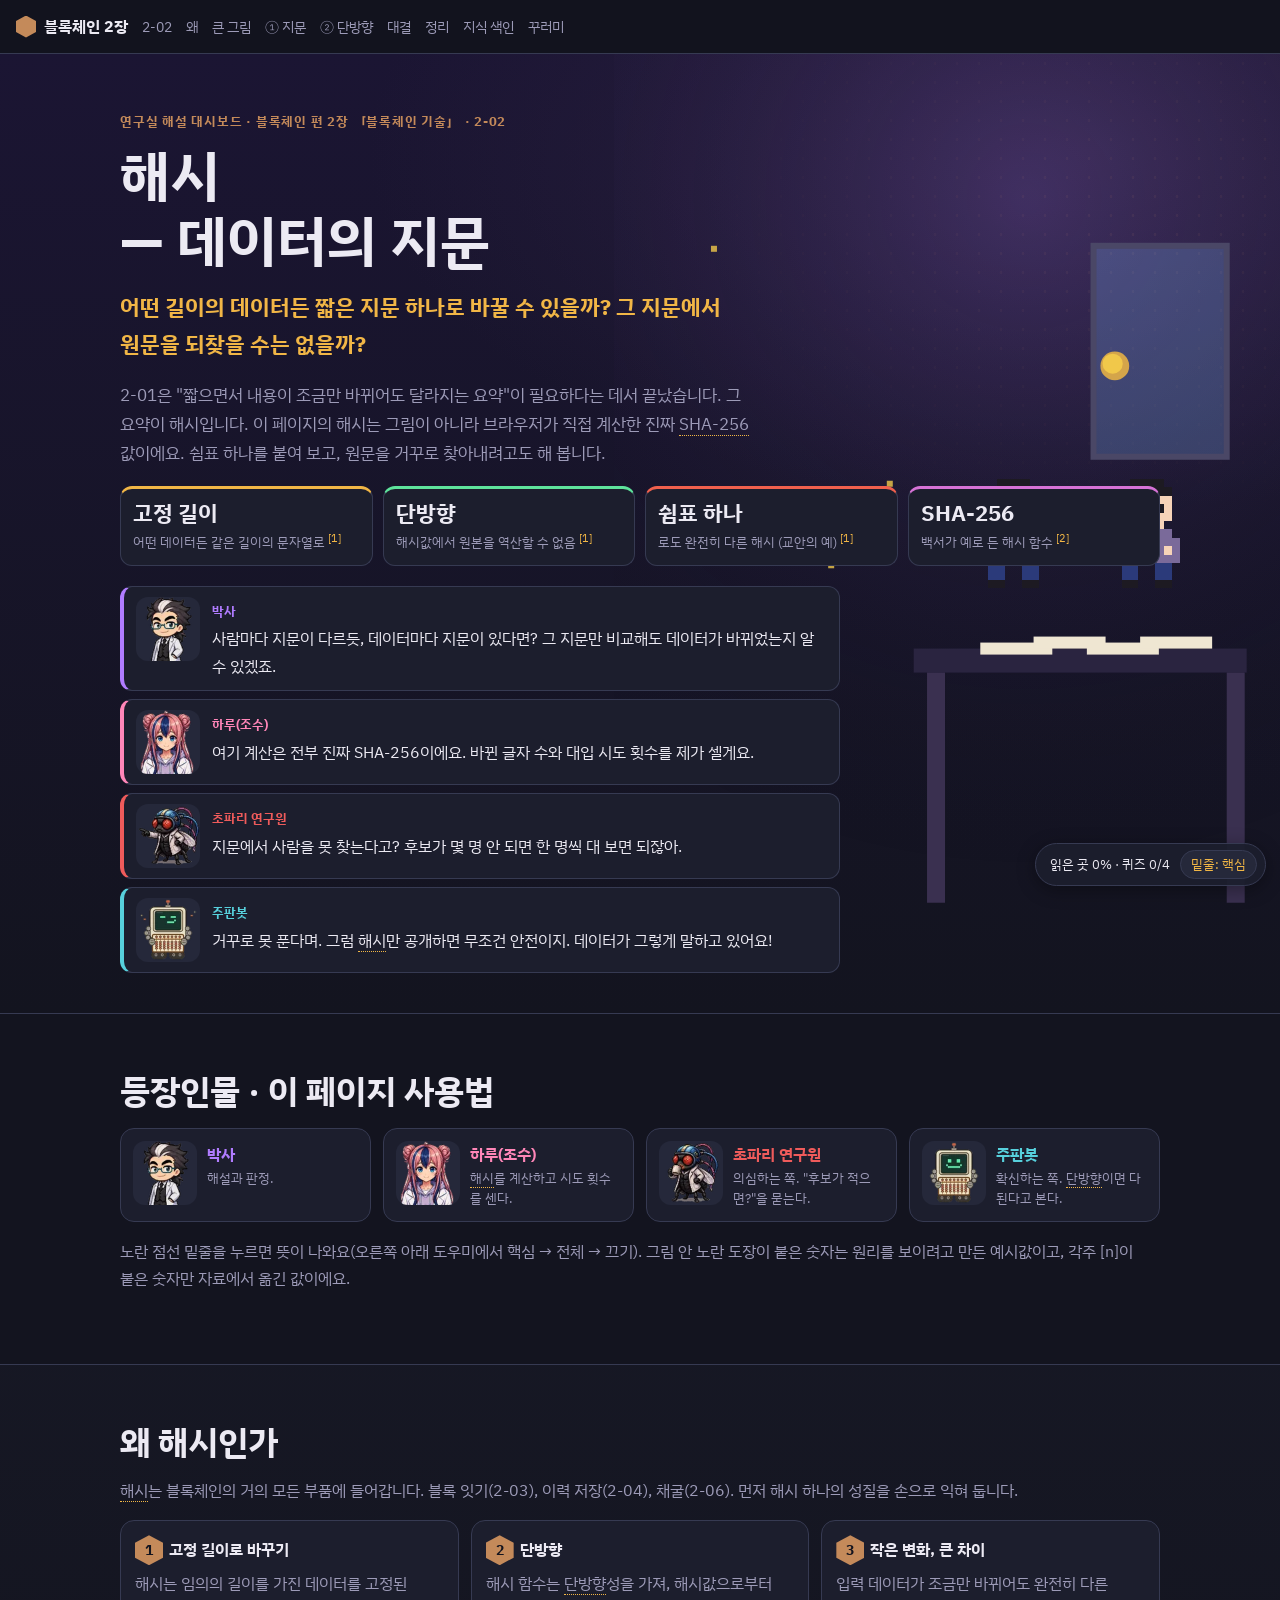
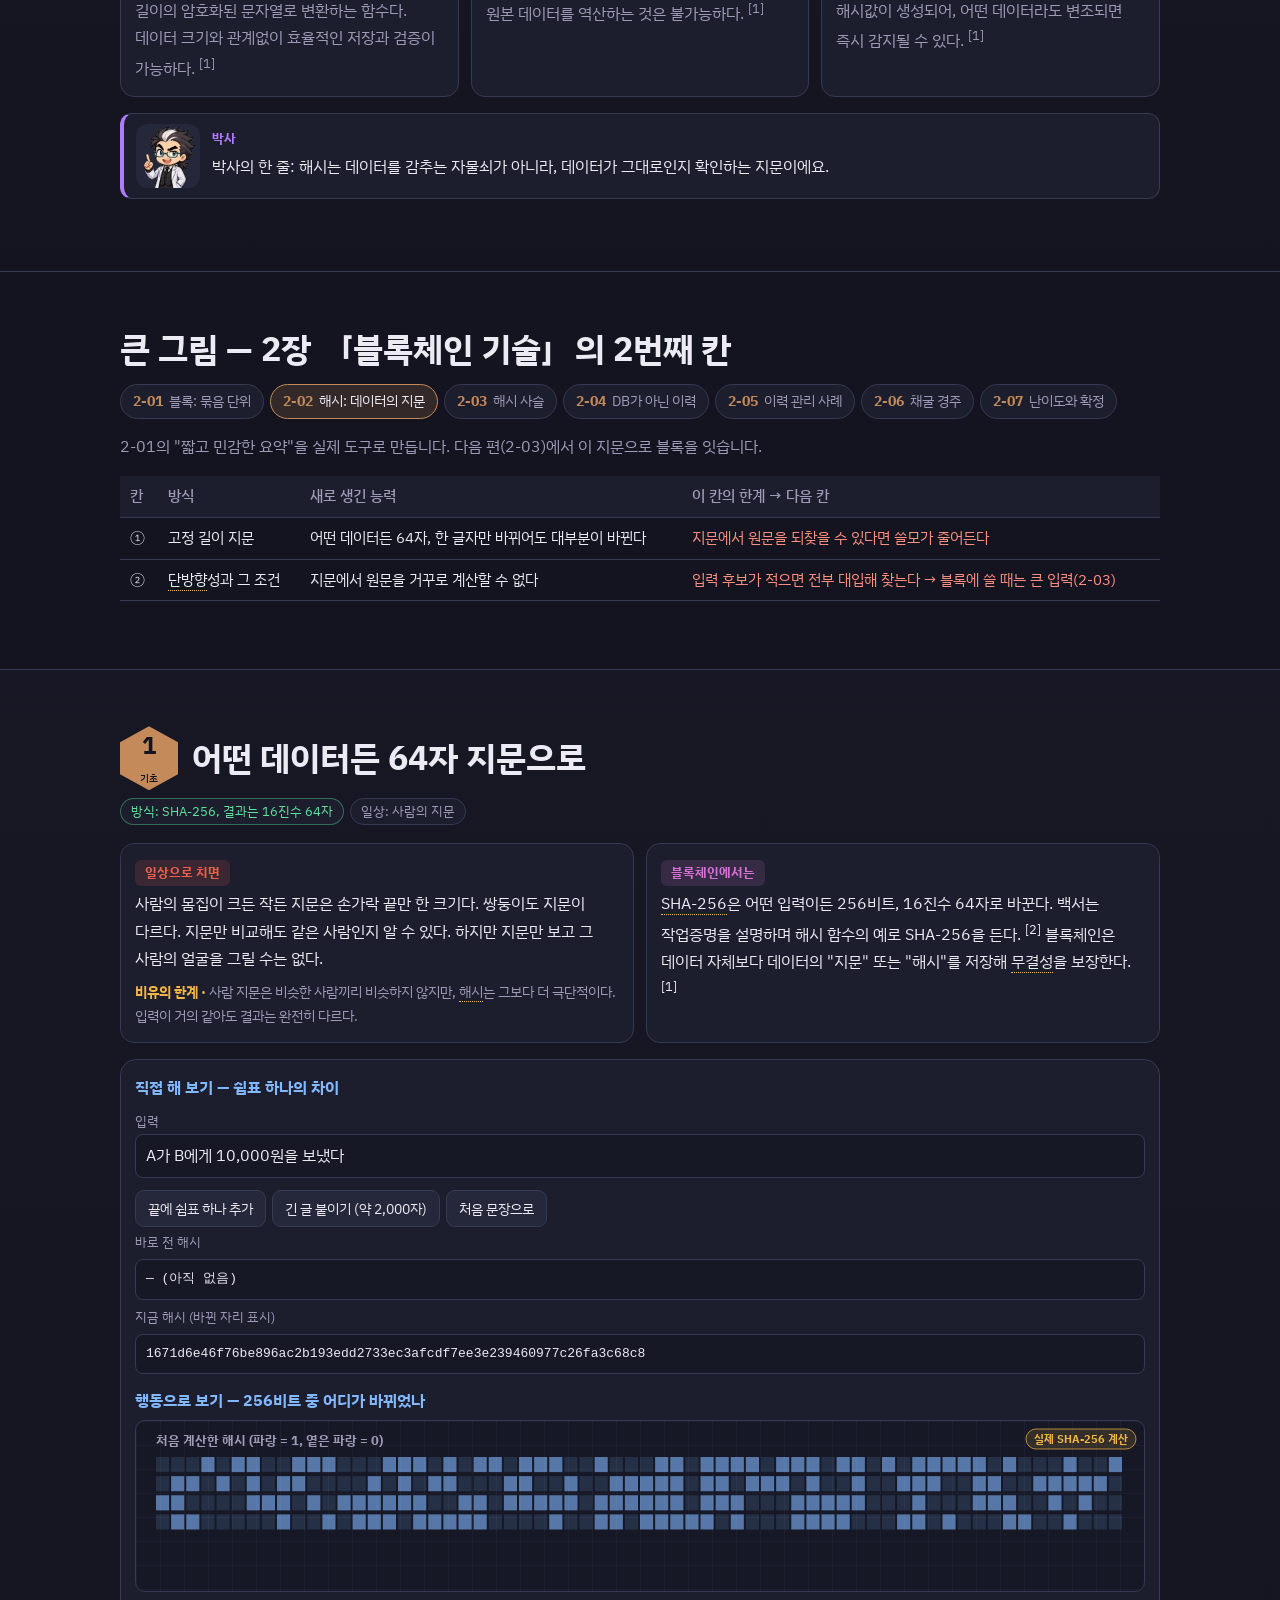
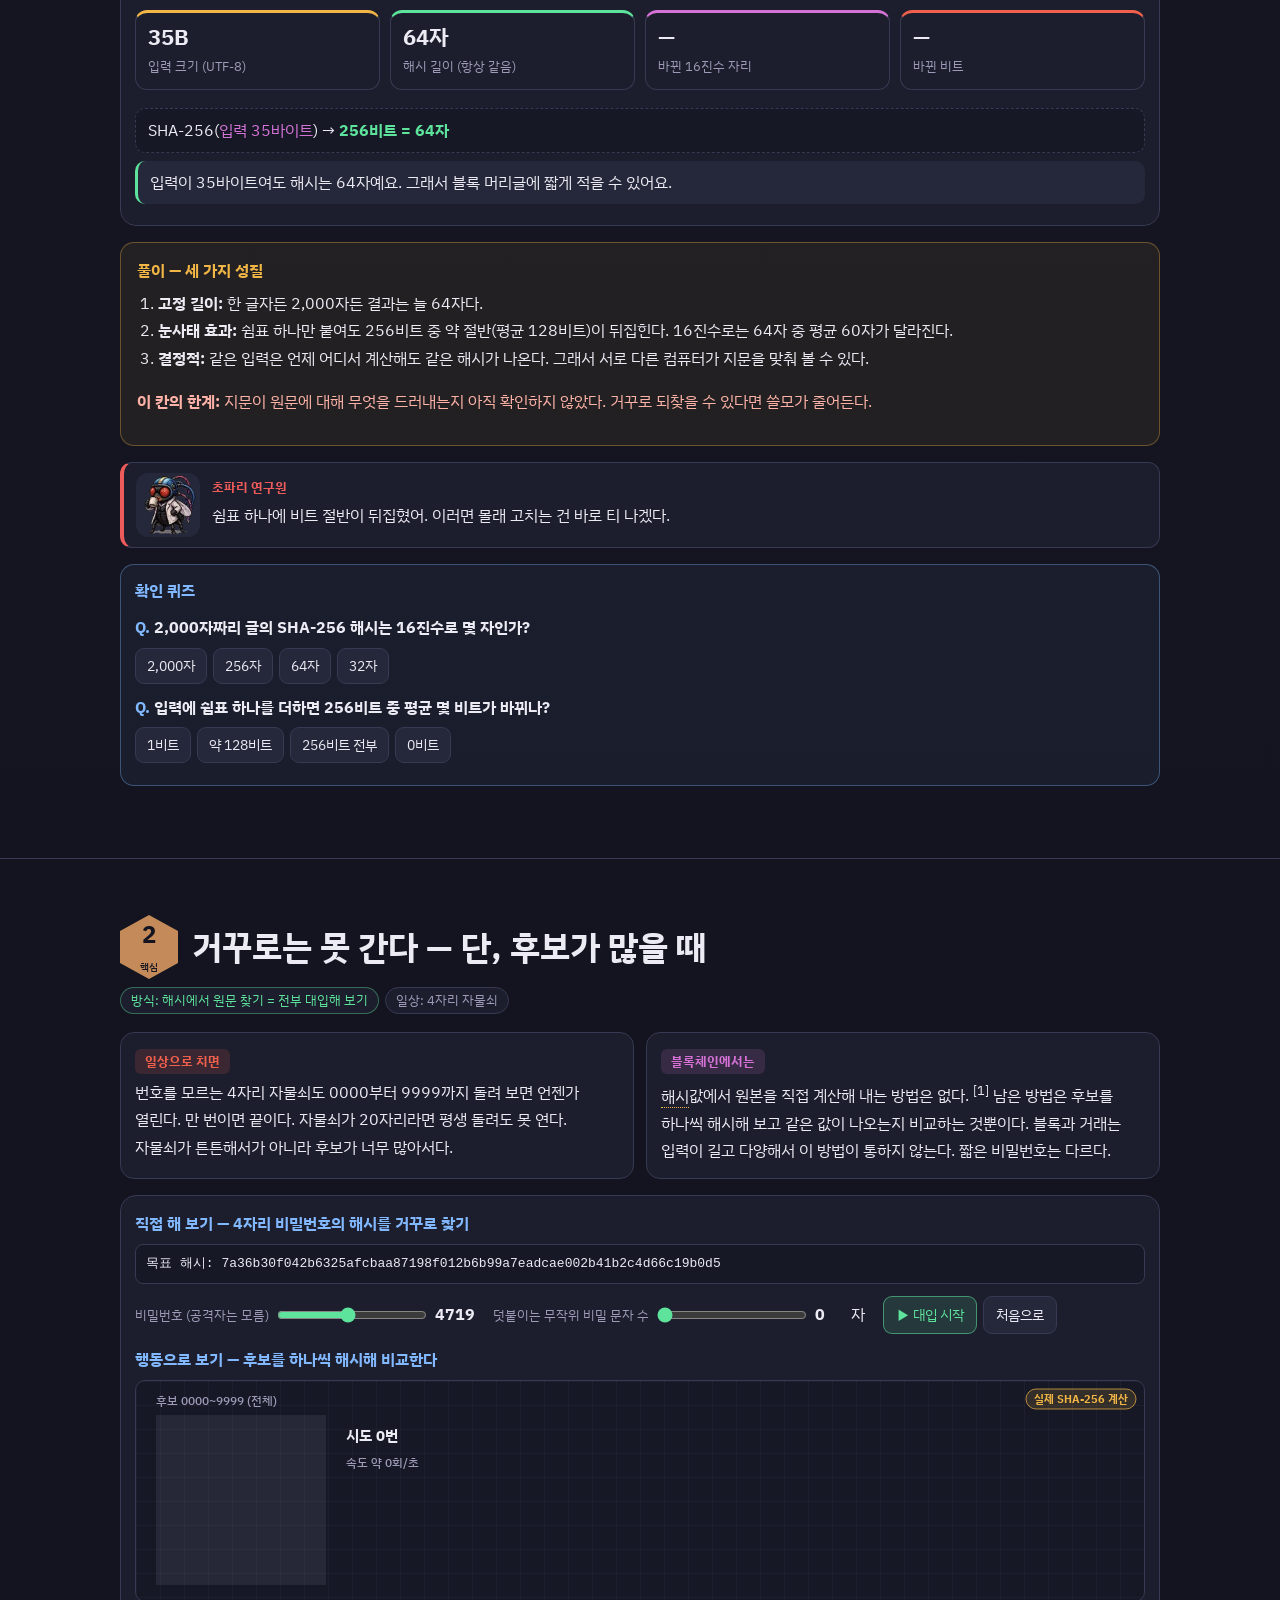
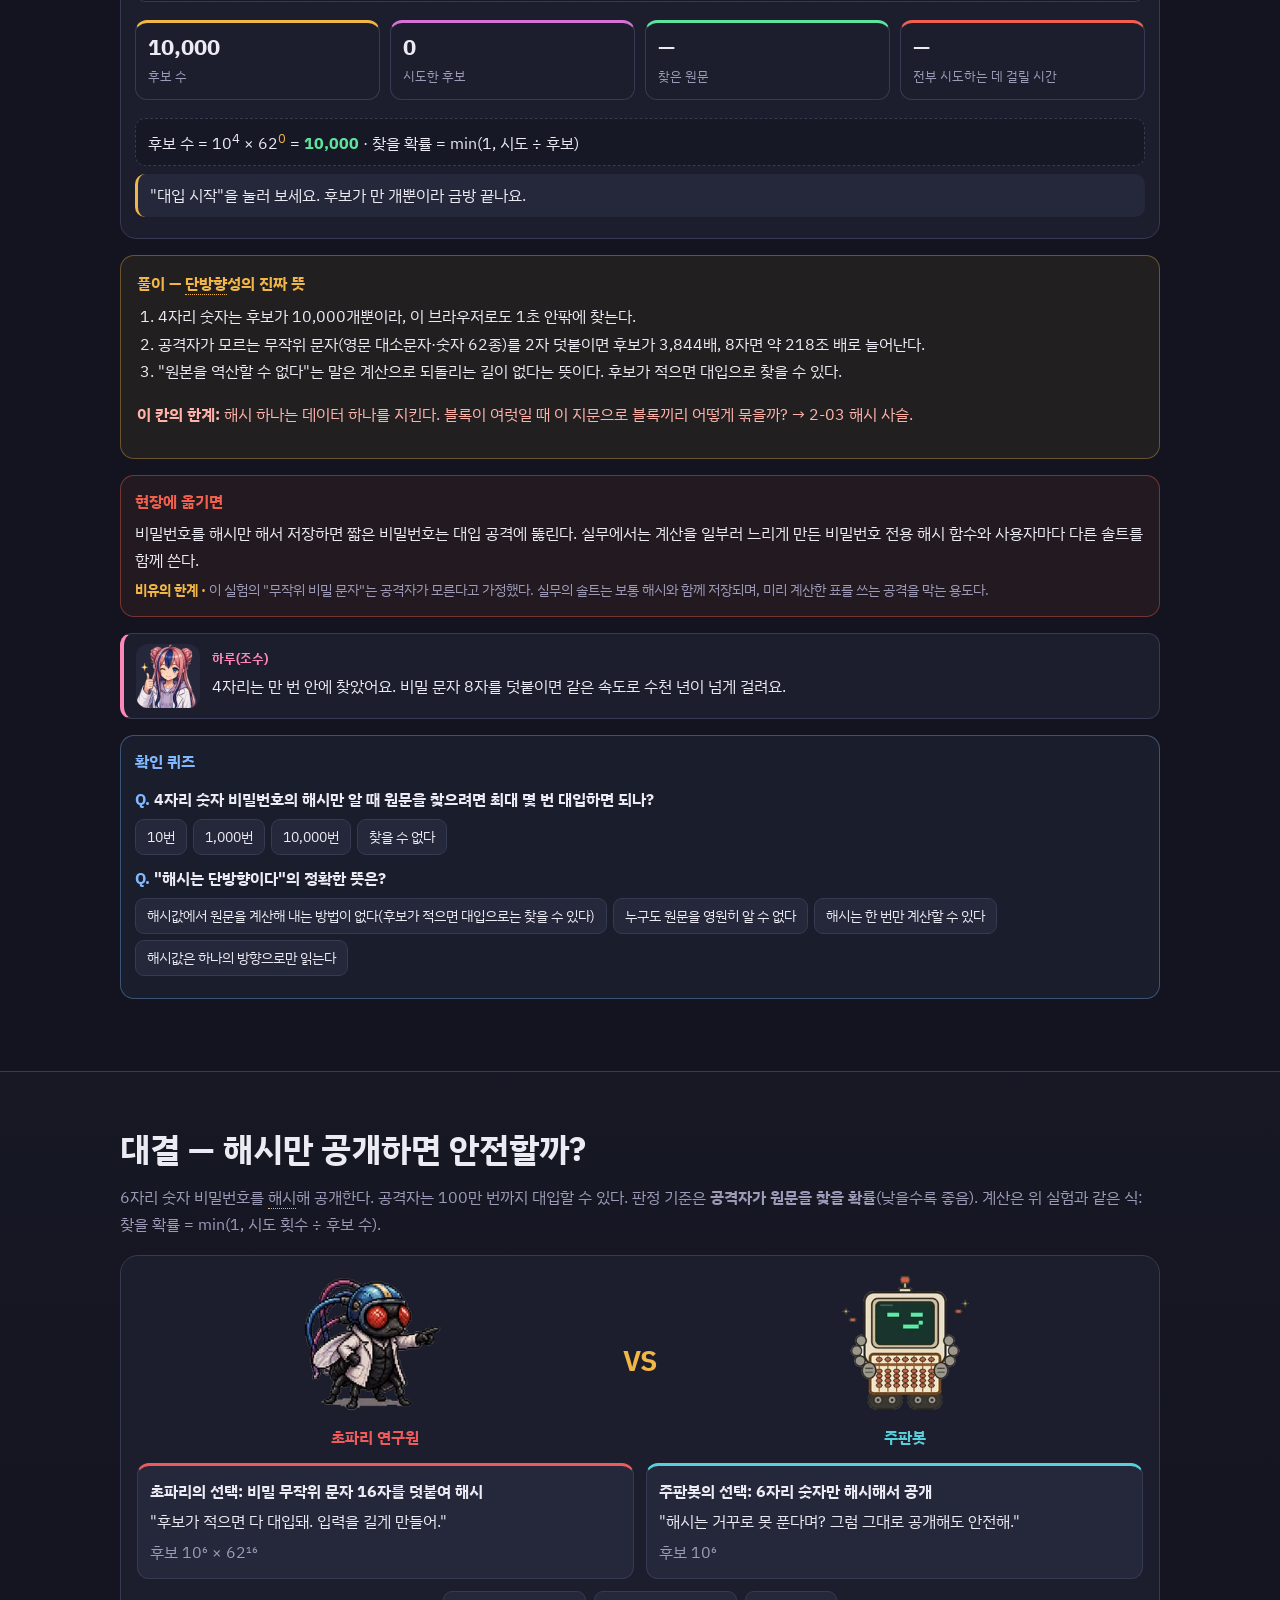
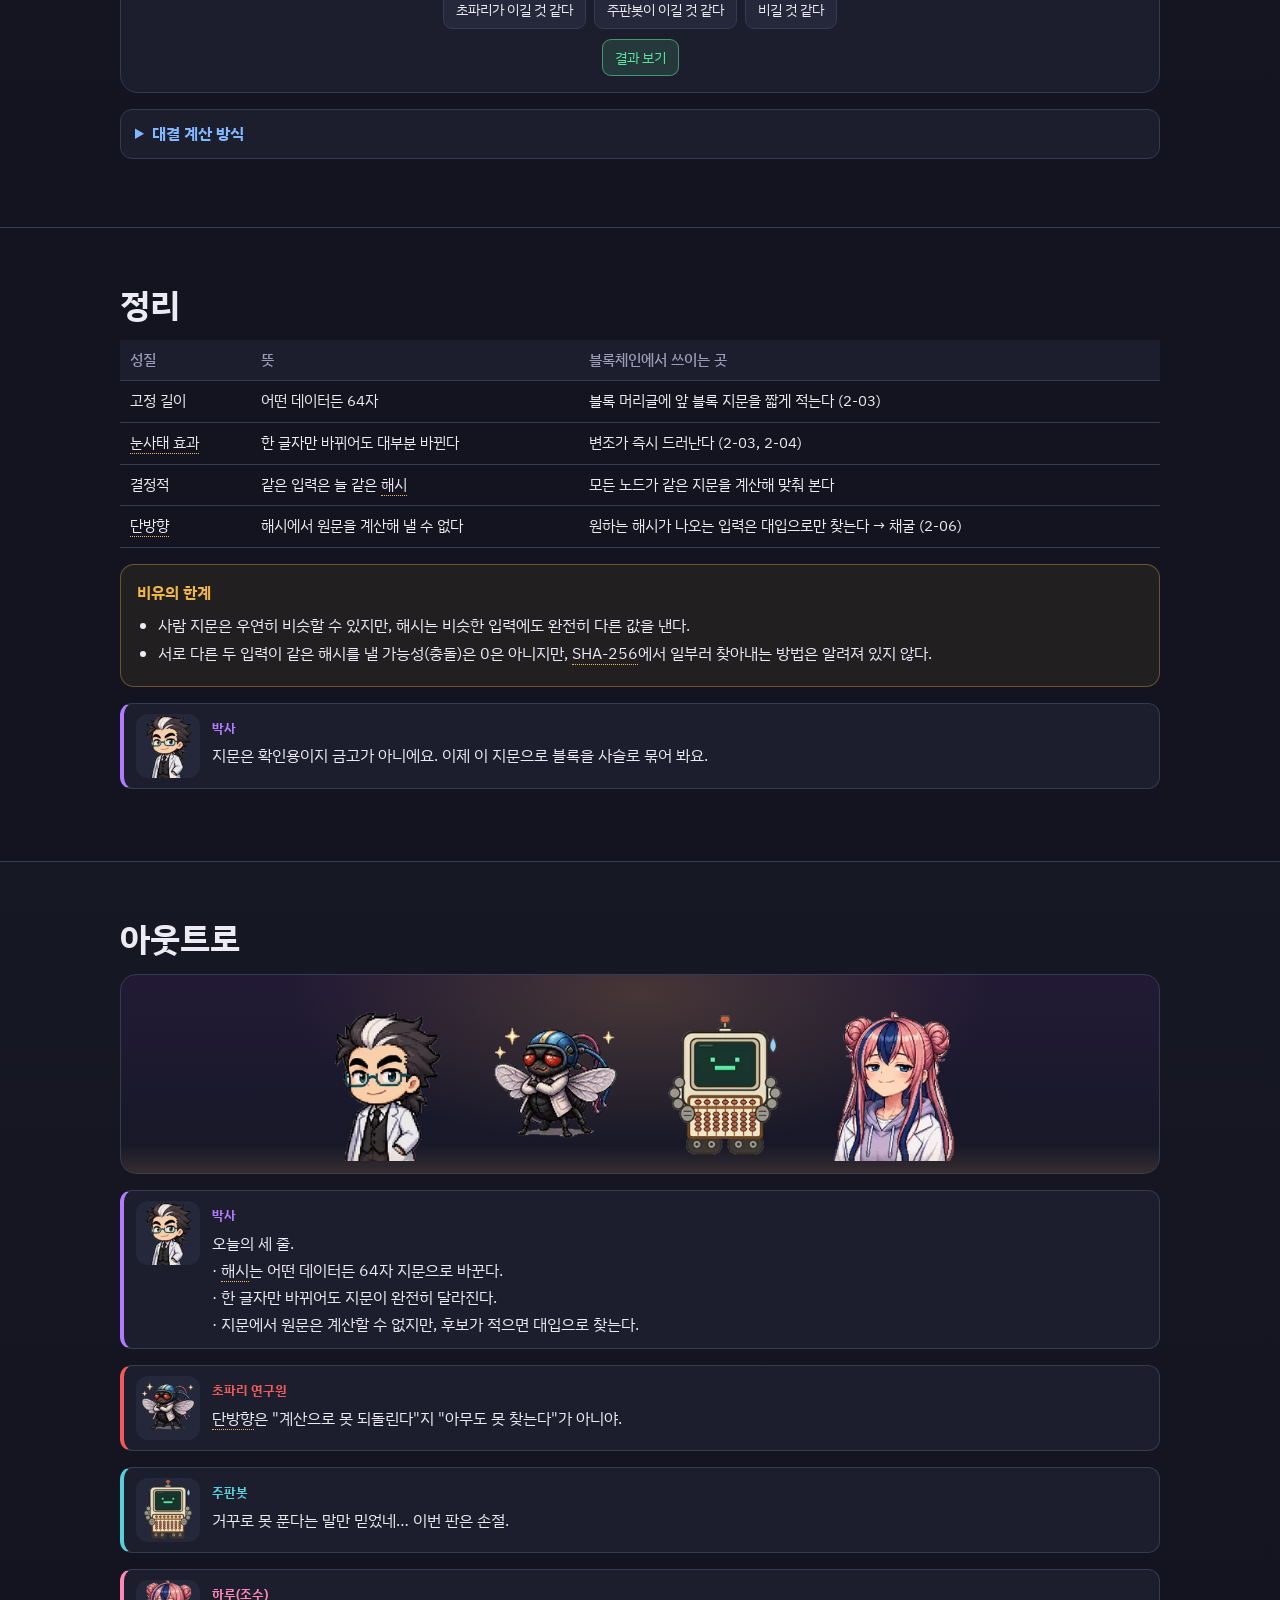
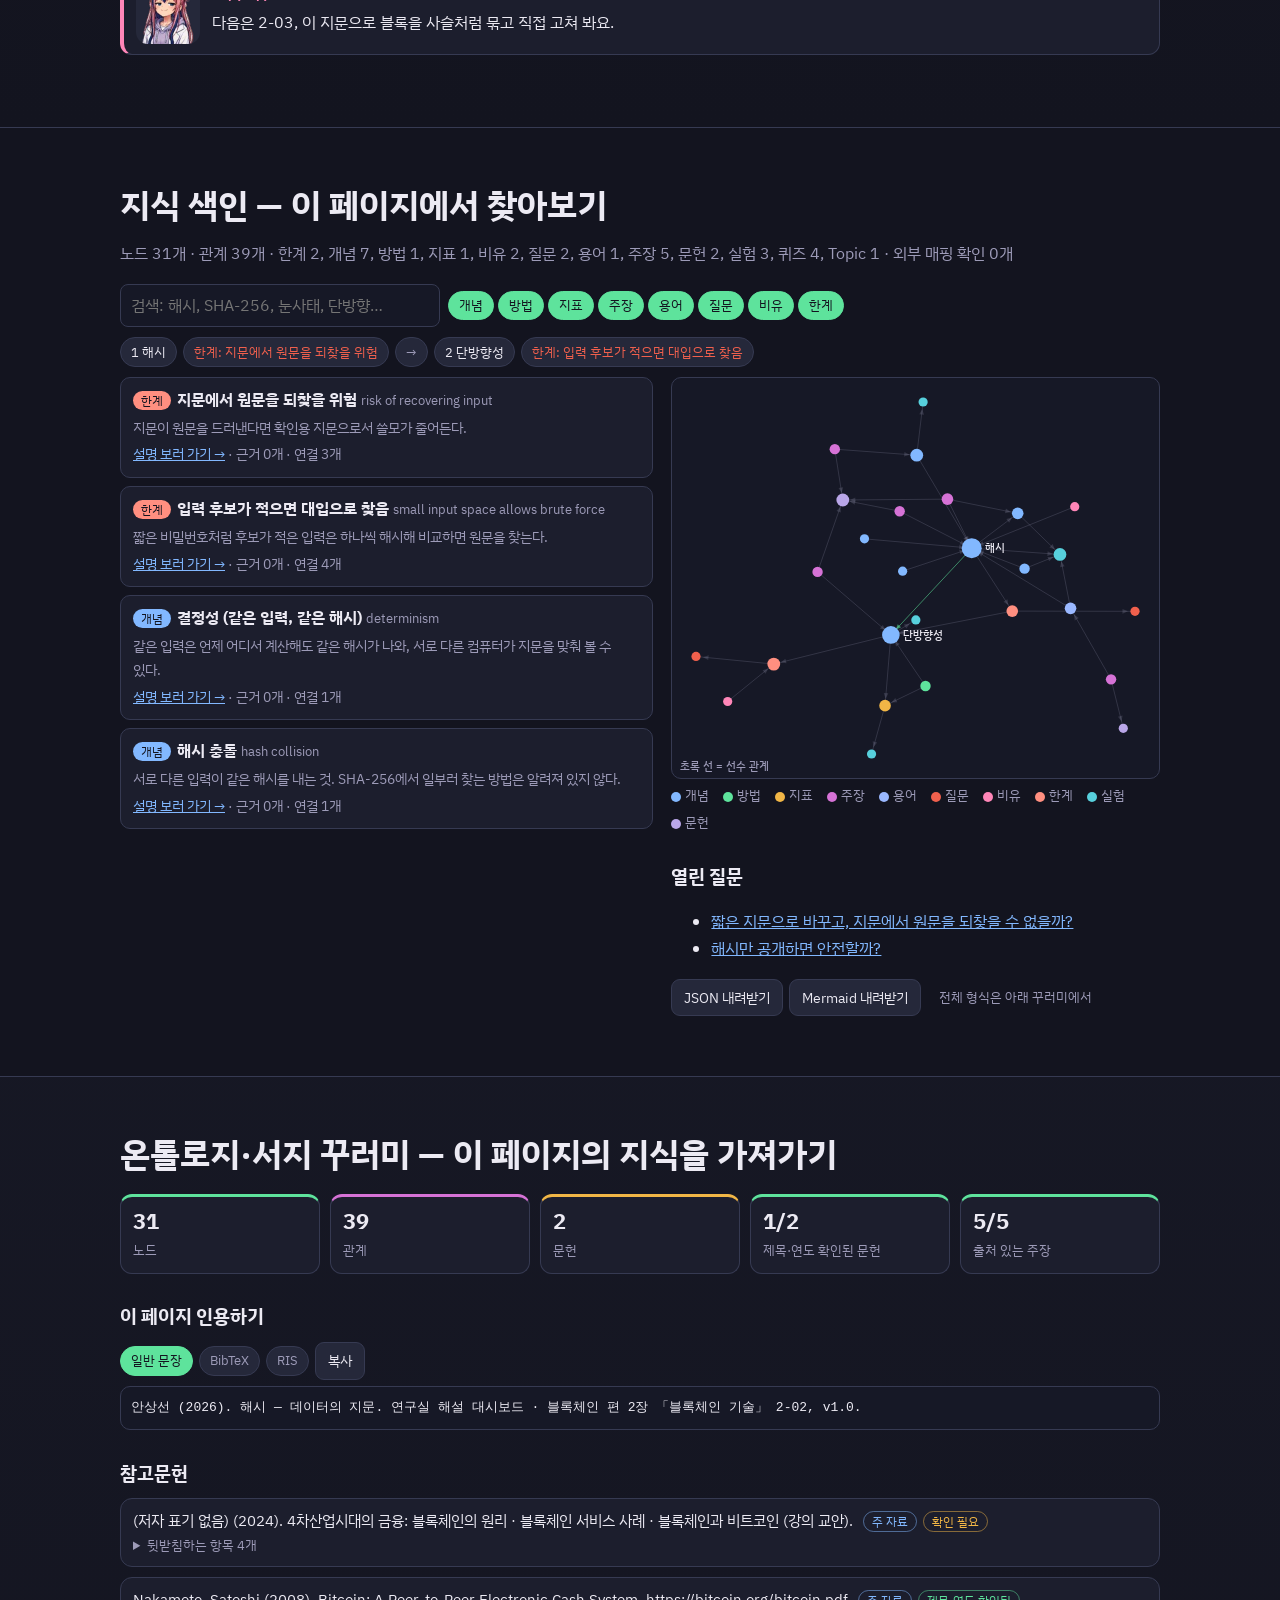
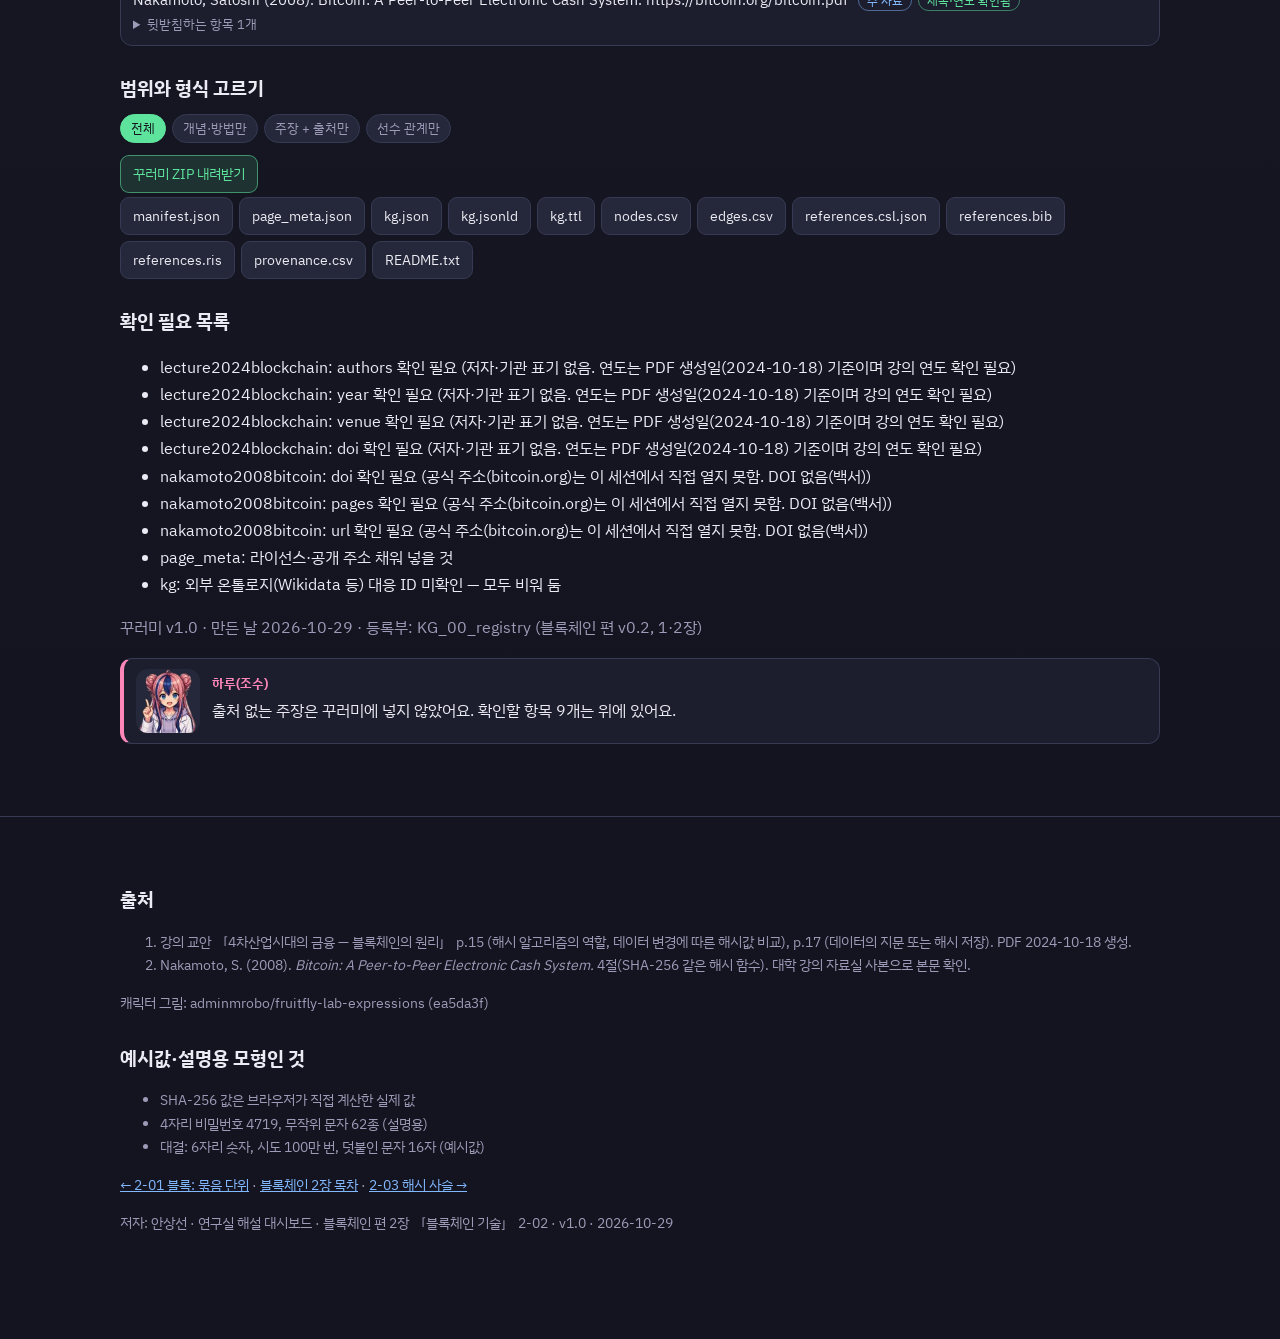
<file: 2-02_hash-fingerprint.html>
<!DOCTYPE html><html lang="ko"><head>
<meta charset="utf-8">
<meta name="viewport" content="width=device-width, initial-scale=1, viewport-fit=cover">
<title>해시: 데이터의 지문</title>
<meta name="description" content="실제 SHA-256을 계산하며 해시의 고정 길이·눈사태 효과·단방향성을 확인하고, 단방향성이 언제 무너지는지까지 직접 실험하는 해설 페이지">
<meta name="citation_title" content="해시 — 데이터의 지문"><meta name="citation_author" content="안상선">
<meta name="citation_publication_date" content="2026/10/29"><meta name="citation_language" content="ko">
<meta name="dc.title" content="해시 — 데이터의 지문"><meta name="dc.creator" content="안상선"><meta name="dc.date" content="2026-10-29">
<meta name="dc.language" content="ko"><meta name="dcterms.isPartOf" content="연구실 해설 대시보드 · 블록체인 편 2장 「블록체인 기술」"><meta name="dcterms.source" content="강의 교안 「블록체인의 원리」 p.15, p.17; Nakamoto (2008) 4절">
<link rel="preconnect" href="https://fonts.googleapis.com"><link rel="preconnect" href="https://fonts.gstatic.com" crossorigin>
<link href="https://fonts.googleapis.com/css2?family=IBM+Plex+Sans+KR:wght@400;500;700&display=swap" rel="stylesheet">
<link rel="stylesheet" href="assets/lab.css">
</head><body>
<div id="prog" aria-hidden="true"></div>
<nav class="top" aria-label="섹션 바로가기">
  <a class="logo" href="index.html"><i></i>블록체인 2장</a><a class="l" href="#top">2-02</a>
  <a class="l" href="#why">왜</a><a class="l" href="#big">큰 그림</a><a class="l" href="#lv1">① 지문</a><a class="l" href="#lv2">② 단방향</a>
  <a class="l" href="#duel">대결</a><a class="l" href="#summary">정리</a><a class="l" href="#kg">지식 색인</a><a class="l" href="#export">꾸러미</a>
</nav>

<header class="hero" id="top">
  <div class="hex"></div>
  <div class="hero-bg" data-img="bg_2_02" role="img" aria-label="사무실 책상과 서류, 두 사람이 금화를 주고받는 픽셀 배경"><canvas id="heroCv" aria-hidden="true"></canvas></div>
  <div class="wrap">
    <div class="hero-text">
      <div class="eyebrow">연구실 해설 대시보드 · 블록체인 편 2장 「블록체인 기술」 · 2-02</div>
      <h1>해시<br>— 데이터의 지문</h1>
      <p class="q">어떤 길이의 데이터든 짧은 지문 하나로 바꿀 수 있을까? 그 지문에서 원문을 되찾을 수는 없을까?</p>
      <p class="lead">2-01은 "짧으면서 내용이 조금만 바뀌어도 달라지는 요약"이 필요하다는 데서 끝났습니다. 그 요약이 해시입니다. 이 페이지의 해시는 그림이 아니라 브라우저가 직접 계산한 진짜 SHA-256 값이에요. 쉼표 하나를 붙여 보고, 원문을 거꾸로 찾아내려고도 해 봅니다.</p>
    </div>
    <section class="kpis" aria-label="숫자 요약"><div class="kpi a"><b>고정 길이</b><span>어떤 데이터든 같은 길이의 문자열로 <sup>[1]</sup></span></div><div class="kpi g"><b>단방향</b><span>해시값에서 원본을 역산할 수 없음 <sup>[1]</sup></span></div><div class="kpi r"><b>쉼표 하나</b><span>로도 완전히 다른 해시 (교안의 예) <sup>[1]</sup></span></div><div class="kpi m"><b>SHA-256</b><span>백서가 예로 든 해시 함수 <sup>[2]</sup></span></div></section>
    <div class="dialog" aria-label="캐릭터 대화"><div class="say " data-who="doc"><img class="who" data-who="doc" data-mood="think" data-img="doc_e09" alt="" aria-hidden="true"><div><b class="name">박사</b><p>사람마다 지문이 다르듯, 데이터마다 지문이 있다면? 그 지문만 비교해도 데이터가 바뀌었는지 알 수 있겠죠.</p></div></div><div class="say " data-who="asst"><img class="who" data-who="asst" data-mood="smile" data-img="asst_e13" alt="" aria-hidden="true"><div><b class="name">하루(조수)</b><p>여기 계산은 전부 진짜 SHA-256이에요. 바뀐 글자 수와 대입 시도 횟수를 제가 셀게요.</p></div></div><div class="say " data-who="fly"><img class="who" data-who="fly" data-mood="point" data-img="fly_e08" alt="" aria-hidden="true"><div><b class="name">초파리 연구원</b><p>지문에서 사람을 못 찾는다고? 후보가 몇 명 안 되면 한 명씩 대 보면 되잖아.</p></div></div><div class="say " data-who="robo"><img class="who" data-who="robo" data-mood="coin" data-img="robo_e16" alt="" aria-hidden="true"><div><b class="name">주판봇</b><p>거꾸로 못 푼다며. 그럼 해시만 공개하면 무조건 안전이지. 데이터가 그렇게 말하고 있어요!</p></div></div></div>
  </div>
</header>

<section class="level" id="cast"><div class="wrap">
  <h2>등장인물 · 이 페이지 사용법</h2>
  <div class="cast"><div><img class="who" data-who="doc" data-mood="front" data-img="doc_e08" alt="" aria-hidden="true"><div><b style="color:var(--c-doc)">박사</b><small>해설과 판정.</small></div></div><div><img class="who" data-who="asst" data-mood="smile" data-img="asst_e13" alt="" aria-hidden="true"><div><b style="color:var(--c-asst)">하루(조수)</b><small>해시를 계산하고 시도 횟수를 센다.</small></div></div><div><img class="who" data-who="fly" data-mood="clip" data-img="fly_e10" alt="" aria-hidden="true"><div><b style="color:var(--c-fly)">초파리 연구원</b><small>의심하는 쪽. "후보가 적으면?"을 묻는다.</small></div></div><div><img class="who" data-who="robo" data-mood="smile" data-img="robo_e13" alt="" aria-hidden="true"><div><b style="color:var(--c-robo)">주판봇</b><small>확신하는 쪽. 단방향이면 다 된다고 본다.</small></div></div></div>
  <p class="sub">노란 점선 밑줄을 누르면 뜻이 나와요(오른쪽 아래 도우미에서 핵심 → 전체 → 끄기). 그림 안 노란 도장이 붙은 숫자는 원리를 보이려고 만든 예시값이고, 각주 [n]이 붙은 숫자만 자료에서 옮긴 값이에요.</p>
</div></section>

<section class="level" id="why"><div class="wrap">
  <h2>왜 해시인가</h2>
  <p class="sub">해시는 블록체인의 거의 모든 부품에 들어갑니다. 블록 잇기(2-03), 이력 저장(2-04), 채굴(2-06). 먼저 해시 하나의 성질을 손으로 익혀 둡니다.</p>
  <div class="steps"><div><b class="n">1</b><b>고정 길이로 바꾸기</b><p class="sub" style="margin:.3em 0 0">해시는 임의의 길이를 가진 데이터를 고정된 길이의 암호화된 문자열로 변환하는 함수다. 데이터 크기와 관계없이 효율적인 저장과 검증이 가능하다. <sup>[1]</sup></p></div><div><b class="n">2</b><b>단방향</b><p class="sub" style="margin:.3em 0 0">해시 함수는 단방향성을 가져, 해시값으로부터 원본 데이터를 역산하는 것은 불가능하다. <sup>[1]</sup></p></div><div><b class="n">3</b><b>작은 변화, 큰 차이</b><p class="sub" style="margin:.3em 0 0">입력 데이터가 조금만 바뀌어도 완전히 다른 해시값이 생성되어, 어떤 데이터라도 변조되면 즉시 감지될 수 있다. <sup>[1]</sup></p></div></div>
  <div class="say " data-who="doc"><img class="who" data-who="doc" data-mood="e07" data-img="doc_e07" alt="" aria-hidden="true"><div><b class="name">박사</b><p>박사의 한 줄: 해시는 데이터를 감추는 자물쇠가 아니라, 데이터가 그대로인지 확인하는 지문이에요.</p></div></div>
</div></section>

<section class="level" id="big"><div class="wrap">
  <h2>큰 그림 — 2장 「블록체인 기술」의 2번째 칸</h2>
  <nav class="path" aria-label="챕터 안 위치"><a class="pchip" href="2-01_block-bundle.html"><b>2-01</b> 블록: 묶음 단위</a><a class="pchip on" href="2-02_hash-fingerprint.html" aria-current="page"><b>2-02</b> 해시: 데이터의 지문</a><a class="pchip" href="2-03_hash-chain.html"><b>2-03</b> 해시 사슬</a><a class="pchip" href="2-04_history-not-database.html"><b>2-04</b> DB가 아닌 이력</a><a class="pchip" href="2-05_provenance-cases.html"><b>2-05</b> 이력 관리 사례</a><a class="pchip" href="2-06_mining-race.html"><b>2-06</b> 채굴 경주</a><a class="pchip" href="2-07_difficulty-and-confirmation.html"><b>2-07</b> 난이도와 확정</a></nav>
  <p class="sub">2-01의 "짧고 민감한 요약"을 실제 도구로 만듭니다. 다음 편(2-03)에서 이 지문으로 블록을 잇습니다.</p>
  <div class="tw"><table class="tb">
    <thead><tr><th>칸</th><th>방식</th><th>새로 생긴 능력</th><th>이 칸의 한계 → 다음 칸</th></tr></thead>
    <tbody><tr><td>①</td><td>고정 길이 지문</td><td>어떤 데이터든 64자, 한 글자만 바뀌어도 대부분이 바뀐다</td><td class="r">지문에서 원문을 되찾을 수 있다면 쓸모가 줄어든다</td></tr><tr><td>②</td><td>단방향성과 그 조건</td><td>지문에서 원문을 거꾸로 계산할 수 없다</td><td class="r">입력 후보가 적으면 전부 대입해 찾는다 → 블록에 쓸 때는 큰 입력(2-03)</td></tr></tbody></table></div>
  
</div></section>

<section class="level" id="lv1"><div class="wrap">
  <div class="lvhead"><div class="hexno">1<small>기초</small></div><h2>어떤 데이터든 64자 지문으로</h2>
    <p class="sub"><span class="lvtag g">방식: SHA-256, 결과는 16진수 64자</span><span class="lvtag ">일상: 사람의 지문</span></p></div>
  <div class="pair">
    <div><div class="tag fly">일상으로 치면</div><p>사람의 몸집이 크든 작든 지문은 손가락 끝만 한 크기다. 쌍둥이도 지문이 다르다. 지문만 비교해도 같은 사람인지 알 수 있다. 하지만 지문만 보고 그 사람의 얼굴을 그릴 수는 없다.</p><p class="lim">사람 지문은 비슷한 사람끼리 비슷하지 않지만, 해시는 그보다 더 극단적이다. 입력이 거의 같아도 결과는 완전히 다르다.</p></div>
    <div><div class="tag nn">블록체인에서는</div><p>SHA-256은 어떤 입력이든 256비트, 16진수 64자로 바꾼다. 백서는 작업증명을 설명하며 해시 함수의 예로 SHA-256을 든다. <sup>[2]</sup> 블록체인은 데이터 자체보다 데이터의 "지문" 또는 "해시"를 저장해 무결성을 보장한다. <sup>[1]</sup></p></div>
  </div>
  <section class="panel"><h3>직접 해 보기 — 쉼표 하나의 차이</h3>
    <label class="glabel" for="t1">입력</label>
    <input type="text" id="t1" value="A가 B에게 10,000원을 보냈다" aria-label="해시할 입력">
    <div class="ctrl"><div class="group"><button class="bt" id="b1Comma">끝에 쉼표 하나 추가</button><button class="bt" id="b1Long">긴 글 붙이기 (약 2,000자)</button><button class="bt" id="b1Undo">처음 문장으로</button></div></div>
    <div class="glabel">바로 전 해시</div><div class="hashbox" id="h1prev">—</div>
    <div class="glabel">지금 해시 (바뀐 자리 표시)</div><div class="hashbox" id="h1now">—</div>
    <h3>행동으로 보기 — 256비트 중 어디가 바뀌었나</h3>
    <div class="cwrap"><canvas id="c1b" class="wide" aria-label="256칸 격자에서 바로 전 해시와 다른 비트가 빨갛게 표시되는 그림"></canvas></div>
    <section class="kpis" id="k1"></section><div class="eq" id="eq1"></div><div class="insight" id="ins1" aria-live="polite"></div></section>
  <div class="explain"><h4>풀이 — 세 가지 성질</h4>
    <ol><li><b>고정 길이:</b> 한 글자든 2,000자든 결과는 늘 64자다.</li>
      <li><b>눈사태 효과:</b> 쉼표 하나만 붙여도 256비트 중 약 절반(평균 128비트)이 뒤집힌다. 16진수로는 64자 중 평균 60자가 달라진다.</li>
      <li><b>결정적:</b> 같은 입력은 언제 어디서 계산해도 같은 해시가 나온다. 그래서 서로 다른 컴퓨터가 지문을 맞춰 볼 수 있다.</li></ol>
    <p class="limit"><b>이 칸의 한계:</b> 지문이 원문에 대해 무엇을 드러내는지 아직 확인하지 않았다. 거꾸로 되찾을 수 있다면 쓸모가 줄어든다.</p></div>
  
  <div class="say " data-who="fly"><img class="who" data-who="fly" data-mood="magnify" data-img="fly_e07" alt="" aria-hidden="true"><div><b class="name">초파리 연구원</b><p>쉼표 하나에 비트 절반이 뒤집혔어. 이러면 몰래 고치는 건 바로 티 나겠다.</p></div></div>
  <div class="quiz" data-quiz="lv1"></div>
</div></section>
<section class="level" id="lv2"><div class="wrap">
  <div class="lvhead"><div class="hexno">2<small>핵심</small></div><h2>거꾸로는 못 간다 — 단, 후보가 많을 때</h2>
    <p class="sub"><span class="lvtag g">방식: 해시에서 원문 찾기 = 전부 대입해 보기</span><span class="lvtag ">일상: 4자리 자물쇠</span></p></div>
  <div class="pair">
    <div><div class="tag fly">일상으로 치면</div><p>번호를 모르는 4자리 자물쇠도 0000부터 9999까지 돌려 보면 언젠가 열린다. 만 번이면 끝이다. 자물쇠가 20자리라면 평생 돌려도 못 연다. 자물쇠가 튼튼해서가 아니라 후보가 너무 많아서다.</p></div>
    <div><div class="tag nn">블록체인에서는</div><p>해시값에서 원본을 직접 계산해 내는 방법은 없다. <sup>[1]</sup> 남은 방법은 후보를 하나씩 해시해 보고 같은 값이 나오는지 비교하는 것뿐이다. 블록과 거래는 입력이 길고 다양해서 이 방법이 통하지 않는다. 짧은 비밀번호는 다르다.</p></div>
  </div>
  <section class="panel"><h3>직접 해 보기 — 4자리 비밀번호의 해시를 거꾸로 찾기</h3>
    <div class="hashbox" id="h2target">—</div>
    <div class="ctrl"><div class="group"><span class="glabel">비밀번호 (공격자는 모름)</span><input type="range" id="r2p" min="0" max="9999" step="1" value="4719" aria-label="숨겨 둔 비밀번호"><span class="val" id="v2p">4719</span></div>
      <div class="group"><span class="glabel">덧붙이는 무작위 비밀 문자 수</span><input type="range" id="r2s" min="0" max="16" step="2" value="0" aria-label="덧붙이는 무작위 문자 수"><span class="val" id="v2s">0</span>자</div>
      <div class="group"><button class="bt primary" id="b2Go">▶ 대입 시작</button><button class="bt" id="b2Reset">처음으로</button></div></div>
    <h3>행동으로 보기 — 후보를 하나씩 해시해 비교한다</h3>
    <div class="cwrap"><canvas id="c2b" class="wide" aria-label="0000부터 9999까지 후보 격자가 차례로 지워지며 정답을 찾는 장면, 또는 후보가 너무 많아 끝나지 않는 장면"></canvas></div>
    <section class="kpis" id="k2"></section><div class="eq" id="eq2"></div><div class="insight" id="ins2" aria-live="polite"></div></section>
  <div class="explain"><h4>풀이 — 단방향성의 진짜 뜻</h4>
    <ol><li>4자리 숫자는 후보가 10,000개뿐이라, 이 브라우저로도 1초 안팎에 찾는다.</li>
      <li>공격자가 모르는 무작위 문자(영문 대소문자·숫자 62종)를 2자 덧붙이면 후보가 3,844배, 8자면 약 218조 배로 늘어난다.</li>
      <li>"원본을 역산할 수 없다"는 말은 계산으로 되돌리는 길이 없다는 뜻이다. 후보가 적으면 대입으로 찾을 수 있다.</li></ol>
    <p class="limit"><b>이 칸의 한계:</b> 해시 하나는 데이터 하나를 지킨다. 블록이 여럿일 때 이 지문으로 블록끼리 어떻게 묶을까? → 2-03 해시 사슬.</p></div>
  <div class="bridge field"><h4>현장에 옮기면</h4><p>비밀번호를 해시만 해서 저장하면 짧은 비밀번호는 대입 공격에 뚫린다. 실무에서는 계산을 일부러 느리게 만든 비밀번호 전용 해시 함수와 사용자마다 다른 솔트를 함께 쓴다.</p><p class="lim">이 실험의 "무작위 비밀 문자"는 공격자가 모른다고 가정했다. 실무의 솔트는 보통 해시와 함께 저장되며, 미리 계산한 표를 쓰는 공격을 막는 용도다.</p></div>
  <div class="say " data-who="asst"><img class="who" data-who="asst" data-mood="e10" data-img="asst_e10" alt="" aria-hidden="true"><div><b class="name">하루(조수)</b><p>4자리는 만 번 안에 찾았어요. 비밀 문자 8자를 덧붙이면 같은 속도로 수천 년이 넘게 걸려요.</p></div></div>
  <div class="quiz" data-quiz="lv2"></div>
</div></section>

<section class="level" id="duel"><div class="wrap">
  <h2>대결 — 해시만 공개하면 안전할까?</h2>
  <p class="sub">6자리 숫자 비밀번호를 해시해 공개한다. 공격자는 100만 번까지 대입할 수 있다. 판정 기준은 <b>공격자가 원문을 찾을 확률</b>(낮을수록 좋음). 계산은 위 실험과 같은 식: 찾을 확률 = min(1, 시도 횟수 ÷ 후보 수).</p>
  <div class="duel" id="duelBox">
    <div class="duelhead">
      <div><img data-who="fly" data-mood="point" data-img="fly_e08" data-face="right" alt="" aria-hidden="true"><div style="color:var(--c-fly);font-weight:700">초파리 연구원</div></div>
      <div class="vs">VS</div>
      <div><img data-who="robo" data-mood="coin" data-img="robo_e16" data-face="left" alt="" aria-hidden="true"><div style="color:var(--c-robo);font-weight:700">주판봇</div></div>
    </div>
    <div class="choices">
      <div class="choice fly"><b>초파리의 선택: 비밀 무작위 문자 16자를 덧붙여 해시</b><p>"후보가 적으면 다 대입돼. 입력을 길게 만들어."</p><p class="sub" style="margin:0">후보 10⁶ × 62¹⁶</p></div>
      <div class="choice robo"><b>주판봇의 선택: 6자리 숫자만 해시해서 공개</b><p>"해시는 거꾸로 못 푼다며? 그럼 그대로 공개해도 안전해."</p><p class="sub" style="margin:0">후보 10⁶</p></div>
    </div>
    <div class="guess" role="group" aria-label="먼저 맞혀 보기">
      <button class="bt" data-g="F" aria-pressed="false">초파리가 이길 것 같다</button>
      <button class="bt" data-g="R" aria-pressed="false">주판봇이 이길 것 같다</button>
      <button class="bt" data-g="D" aria-pressed="false">비길 것 같다</button>
    </div>
    <div style="text-align:center"><button class="bt primary reveal">결과 보기</button></div>
    <div class="after">
      <div class="score"><span class="f">초파리 <i id="scF">0</i></span><span class="r">주판봇 <i id="scR">0</i></span></div>
      <div class="bars" aria-live="polite"></div>
      <div class="say asst" data-who="asst"><img class="who" data-who="asst" data-mood="firm" data-img="asst_e12" alt="" aria-hidden="true"><div><b class="name">하루(조수)</b><p>—</p></div></div>
      <div class="say verdict" data-who="doc"><img class="who" data-who="doc" data-mood="judge" data-img="doc_e10" alt="" aria-hidden="true"><div><b class="name">박사</b><p>—</p></div></div>
      <p id="guessFb" class="sub"></p>
      
    </div>
  </div>
  <details class="math"><summary>대결 계산 방식</summary><p>주판봇: 후보 10<sup>6</sup>개, 시도 10<sup>6</sup>번 → 찾을 확률 1. 초파리: 후보 10<sup>6</sup> × 62<sup>16</sup> ≈ 4.8 × 10<sup>34</sup>개 → 찾을 확률 약 2 × 10<sup>−29</sup>.</p><p class="lim">덧붙인 문자가 공격자에게 알려지지 않는다는 가정이다. 알려지면 후보는 다시 10<sup>6</sup>개로 줄어든다.</p></details>
</div></section>

<section class="level" id="summary"><div class="wrap">
  <h2>정리</h2>
  <div class="tw"><table class="tb"><thead><tr><th>성질</th><th>뜻</th><th>블록체인에서 쓰이는 곳</th></tr></thead><tbody>
   <tr><td>고정 길이</td><td>어떤 데이터든 64자</td><td>블록 머리글에 앞 블록 지문을 짧게 적는다 (2-03)</td></tr>
   <tr><td>눈사태 효과</td><td>한 글자만 바뀌어도 대부분 바뀐다</td><td>변조가 즉시 드러난다 (2-03, 2-04)</td></tr>
   <tr><td>결정적</td><td>같은 입력은 늘 같은 해시</td><td>모든 노드가 같은 지문을 계산해 맞춰 본다</td></tr>
   <tr><td>단방향</td><td>해시에서 원문을 계산해 낼 수 없다</td><td>원하는 해시가 나오는 입력은 대입으로만 찾는다 → 채굴 (2-06)</td></tr></tbody></table></div>
   <div class="explain"><h4>비유의 한계</h4><ul><li>사람 지문은 우연히 비슷할 수 있지만, 해시는 비슷한 입력에도 완전히 다른 값을 낸다.</li><li>서로 다른 두 입력이 같은 해시를 낼 가능성(충돌)은 0은 아니지만, SHA-256에서 일부러 찾아내는 방법은 알려져 있지 않다.</li></ul></div>
  <div class="say " data-who="doc"><img class="who" data-who="doc" data-mood="front" data-img="doc_e08" alt="" aria-hidden="true"><div><b class="name">박사</b><p>지문은 확인용이지 금고가 아니에요. 이제 이 지문으로 블록을 사슬로 묶어 봐요.</p></div></div>
</div></section>

<section class="level" id="outro"><div class="wrap">
  <h2>아웃트로</h2>
  <div class="stage" data-img="sc_2_02_outro" role="img" aria-label="무대 위에서 초파리 연구원이 팔짱을 끼고, 주판봇이 식은땀을 흘리며 인정하는 장면"><img data-who="doc" data-mood="front" data-img="doc_e08" alt="" aria-hidden="true"><img data-who="fly" data-mood="arms" data-img="fly_e16" alt="" aria-hidden="true"><img data-who="robo" data-mood="sigh" data-img="robo_e20" alt="" aria-hidden="true"><img data-who="asst" data-mood="e16" data-img="asst_e16" alt="" aria-hidden="true"></div>
  <div class="say " data-who="doc"><img class="who" data-who="doc" data-mood="front" data-img="doc_e08" alt="" aria-hidden="true"><div><b class="name">박사</b><p>오늘의 세 줄.<br>· 해시는 어떤 데이터든 64자 지문으로 바꾼다.<br>· 한 글자만 바뀌어도 지문이 완전히 달라진다.<br>· 지문에서 원문은 계산할 수 없지만, 후보가 적으면 대입으로 찾는다.</p></div></div><div class="say " data-who="fly"><img class="who" data-who="fly" data-mood="arms" data-img="fly_e16" alt="" aria-hidden="true"><div><b class="name">초파리 연구원</b><p>단방향은 "계산으로 못 되돌린다"지 "아무도 못 찾는다"가 아니야.</p></div></div><div class="say " data-who="robo"><img class="who" data-who="robo" data-mood="sigh" data-img="robo_e20" alt="" aria-hidden="true"><div><b class="name">주판봇</b><p>거꾸로 못 푼다는 말만 믿었네… 이번 판은 손절.</p></div></div><div class="say " data-who="asst"><img class="who" data-who="asst" data-mood="e16" data-img="asst_e16" alt="" aria-hidden="true"><div><b class="name">하루(조수)</b><p>다음은 2-03, 이 지문으로 블록을 사슬처럼 묶고 직접 고쳐 봐요.</p></div></div>
</div></section>

<section class="level" id="kg"><div class="wrap">
  <h2>지식 색인 — 이 페이지에서 찾아보기</h2>
  <p class="sub" id="kgStats"></p>
  <div class="kgtools"><input type="text" id="kgQ" placeholder="검색: 해시, SHA-256, 눈사태, 단방향…" aria-label="지식 색인 검색"><div id="kgChips" role="group" aria-label="종류 필터"></div></div>
  <div class="flow" id="kgPath" aria-label="사다리 경로"></div>
  <div class="kggrid">
    <div class="kglist" id="kgList" aria-live="polite"></div>
    <div>
      <div class="cwrap"><canvas id="kgCv" aria-label="이 페이지 개념들의 관계 그래프. 노드를 누르면 목록에서 펼쳐진다"></canvas></div>
      <div class="legend" id="kgLegend"></div>
      <h3>열린 질문</h3><ul id="kgOpen"></ul>
      <div class="ctrl"><div class="group"><button class="bt" id="kgJson">JSON 내려받기</button><button class="bt" id="kgMmd">Mermaid 내려받기</button></div><span class="glabel">전체 형식은 아래 꾸러미에서</span></div>
    </div>
  </div>
</div></section>

<section class="level" id="export"><div class="wrap">
  <h2>온톨로지·서지 꾸러미 — 이 페이지의 지식을 가져가기</h2>
  <section class="kpis" id="exK"></section>
  <h3>이 페이지 인용하기</h3>
  <div class="group"><button class="chip" data-cf="text" aria-pressed="true">일반 문장</button><button class="chip" data-cf="bib" aria-pressed="false">BibTeX</button><button class="chip" data-cf="ris" aria-pressed="false">RIS</button><button class="bt" id="exCopy">복사</button></div>
  <pre class="cite" id="exCite"></pre>
  <h3>참고문헌</h3><div class="reflist" id="exRefs"></div>
  <h3>범위와 형식 고르기</h3>
  <div class="group" role="group" aria-label="범위"><button class="chip" data-sc="all" aria-pressed="true">전체</button><button class="chip" data-sc="concepts" aria-pressed="false">개념·방법만</button><button class="chip" data-sc="claims" aria-pressed="false">주장 + 출처만</button><button class="chip" data-sc="prereq" aria-pressed="false">선수 관계만</button></div>
  <div class="ctrl"><div class="group"><button class="bt primary" id="exZip">꾸러미 ZIP 내려받기</button></div></div>
  <div class="group" id="exFiles"></div>
  <div id="dlBox" class="panel"><h3 id="dlName">파일 내용</h3><p class="sub" style="margin:0">내려받기가 막힌 화면에서는 아래 내용을 복사해 같은 이름의 파일로 저장하세요.</p><div class="ctrl"><button class="bt" id="dlCopy">내용 복사</button><button class="bt" id="dlClose">닫기</button></div><pre class="cite" id="dlText"></pre></div>
  <h3>확인 필요 목록</h3><ul id="exTodo"></ul>
  <p class="sub" id="exVer"></p>
  <div class="say " data-who="asst"><img class="who" data-who="asst" data-mood="ledger" data-img="asst_e07" alt="" aria-hidden="true"><div><b class="name">하루(조수)</b><p><span id="exSay">출처 없는 주장은 꾸러미에 넣지 않았어요.</span></p></div></div>
</div></section>

<footer><div class="wrap">
  <h3>출처</h3><ol><li id="ref1">강의 교안 「4차산업시대의 금융 — 블록체인의 원리」 p.15 (해시 알고리즘의 역할, 데이터 변경에 따른 해시값 비교), p.17 (데이터의 지문 또는 해시 저장). PDF 2024-10-18 생성.</li><li id="ref2">Nakamoto, S. (2008). <i>Bitcoin: A Peer-to-Peer Electronic Cash System.</i> 4절(SHA-256 같은 해시 함수). 대학 강의 자료실 사본으로 본문 확인.</li></ol>
  <p>캐릭터 그림: adminmrobo/fruitfly-lab-expressions (ea5da3f)</p>
  <h3>예시값·설명용 모형인 것</h3><ul><li>SHA-256 값은 브라우저가 직접 계산한 실제 값</li><li>4자리 비밀번호 4719, 무작위 문자 62종 (설명용)</li><li>대결: 6자리 숫자, 시도 100만 번, 덧붙인 문자 16자 (예시값)</li></ul>
  <p class="pn"><a href="2-01_block-bundle.html">← 2-01 블록: 묶음 단위</a> · <a href="index.html">블록체인 2장 목차</a> · <a href="2-03_hash-chain.html">2-03 해시 사슬 →</a></p>
  <p>저자: 안상선 · 연구실 해설 대시보드 · 블록체인 편 2장 「블록체인 기술」 2-02 · v1.0 · 2026-10-29</p>
</div></footer>

<div id="tip" role="tooltip"></div>
<div id="study" aria-live="polite"><span id="stTxt">읽은 곳 0% · 퀴즈 0/0</span><button id="stBtn">밑줄: 핵심</button></div>
<script type="application/json" id="gloss-data">[["해시", "해시 (hash)", "암호", "임의 길이의 데이터를 고정 길이 문자열로 바꾸는 단방향 함수의 결과. 입력이 조금만 바뀌어도 전혀 다른 값이 나온다.", "lab:concept/hash-function", "#why", true], ["SHA-256", "SHA-256", "암호", "비트코인이 쓰는 해시 함수. 결과는 256비트(16진수 64자).", "lab:term/sha-256", "#lv1", true], ["눈사태 효과", "눈사태 효과 (avalanche effect)", "암호", "입력이 조금만 바뀌어도 해시값의 대부분이 바뀌는 성질.", "lab:concept/avalanche-effect", "#lv1", true], ["단방향", "단방향성 (one-way)", "암호", "해시값에서 원본을 거꾸로 계산할 수 없는 성질. 단, 입력 후보가 적으면 전부 대입해 찾을 수 있다.", "lab:concept/one-wayness", "#lv2", true], ["무결성", "무결성 (integrity)", "보안", "데이터가 허락 없이 바뀌지 않았음이 보장되는 성질.", "lab:concept/integrity", "#lv1", true], ["블록", "블록 (block)", "구조", "거래 기록을 묶어 저장하는 단위. 자기 데이터와 이전 블록의 해시를 함께 담는다.", "lab:concept/block", "#big", false]]</script>
<script type="application/json" id="quiz-data">{"lv1": [{"q": "2,000자짜리 글의 SHA-256 해시는 16진수로 몇 자인가?", "o": ["2,000자", "256자", "64자", "32자"], "a": 2, "why": "입력 길이와 관계없이 256비트 = 16진수 64자예요.", "hint": "\"긴 글 붙이기\" 버튼.", "c": "lab:concept/hash-function"}, {"q": "입력에 쉼표 하나를 더하면 256비트 중 평균 몇 비트가 바뀌나?", "o": ["1비트", "약 128비트", "256비트 전부", "0비트"], "a": 1, "why": "눈사태 효과로 약 절반이 뒤집혀요.", "hint": "아래 격자의 빨간 칸 수.", "c": "lab:concept/avalanche-effect"}], "lv2": [{"q": "4자리 숫자 비밀번호의 해시만 알 때 원문을 찾으려면 최대 몇 번 대입하면 되나?", "o": ["10번", "1,000번", "10,000번", "찾을 수 없다"], "a": 2, "why": "0000~9999, 후보 10,000개를 다 해 보면 반드시 찾아요.", "hint": "후보의 수.", "c": "lab:concept/one-wayness"}, {"q": "\"해시는 단방향이다\"의 정확한 뜻은?", "o": ["해시값에서 원문을 계산해 내는 방법이 없다(후보가 적으면 대입으로는 찾을 수 있다)", "누구도 원문을 영원히 알 수 없다", "해시는 한 번만 계산할 수 있다", "해시값은 하나의 방향으로만 읽는다"], "a": 0, "why": "맞아요. 계산으로 되돌리는 길이 없을 뿐이에요.", "hint": "대결 결과.", "c": "lab:limitation/small-input-space"}]}</script>
<script type="application/json" id="kg-raw">{"version": "1.0", "page": "2-02_hash-fingerprint", "created": "2026-10-29", "registry": "KG_00_registry (블록체인 편 v0.2, 1·2장)", "ladder": ["lab:concept/hash-function", "lab:concept/one-wayness"], "nodes": [{"id": "lab:limitation/reversible-risk", "type": "Limitation", "label": {"ko": "지문에서 원문을 되찾을 위험", "en": "risk of recovering input"}, "page": "2-02_hash-fingerprint", "anchor": "#lv1", "family": "systems", "anchorType": "D", "flyStrength": "none", "status": "known", "confidence": "high", "coverage": "explained", "definition": {"ko": "지문이 원문을 드러낸다면 확인용 지문으로서 쓸모가 줄어든다."}, "level": 2, "match": [{"scheme": "wikidata", "id": "", "rel": "closeMatch", "verified": false}], "domain": ["fin"]}, {"id": "lab:limitation/small-input-space", "type": "Limitation", "label": {"ko": "입력 후보가 적으면 대입으로 찾음", "en": "small input space allows brute force"}, "page": "2-02_hash-fingerprint", "anchor": "#lv2", "family": "systems", "anchorType": "D", "flyStrength": "none", "status": "known", "confidence": "high", "coverage": "explained", "definition": {"ko": "짧은 비밀번호처럼 후보가 적은 입력은 하나씩 해시해 비교하면 원문을 찾는다."}, "level": 3, "match": [{"scheme": "wikidata", "id": "", "rel": "closeMatch", "verified": false}], "domain": ["fin"]}, {"id": "lab:concept/determinism", "type": "Concept", "label": {"ko": "결정성 (같은 입력, 같은 해시)", "en": "determinism"}, "page": "2-02_hash-fingerprint", "anchor": "#lv1", "family": "systems", "anchorType": "D", "flyStrength": "none", "status": "known", "confidence": "high", "coverage": "explained", "definition": {"ko": "같은 입력은 언제 어디서 계산해도 같은 해시가 나와, 서로 다른 컴퓨터가 지문을 맞춰 볼 수 있다."}, "level": 2, "match": [{"scheme": "wikidata", "id": "", "rel": "closeMatch", "verified": false}], "domain": ["fin"]}, {"id": "lab:concept/collision", "type": "Concept", "label": {"ko": "해시 충돌", "en": "hash collision"}, "page": "2-02_hash-fingerprint", "anchor": "#summary", "family": "systems", "anchorType": "D", "flyStrength": "none", "status": "known", "confidence": "mid", "coverage": "explained", "definition": {"ko": "서로 다른 입력이 같은 해시를 내는 것. SHA-256에서 일부러 찾는 방법은 알려져 있지 않다."}, "level": 3, "match": [{"scheme": "wikidata", "id": "", "rel": "closeMatch", "verified": false}], "domain": ["fin"]}, {"id": "lab:method/brute-force", "type": "Method", "label": {"ko": "대입 공격", "en": "brute-force search"}, "page": "2-02_hash-fingerprint", "anchor": "#lv2", "family": "systems", "anchorType": "D", "flyStrength": "none", "status": "known", "confidence": "high", "coverage": "explained", "definition": {"ko": "후보를 하나씩 해시해 목표 해시와 같은지 비교하는 방법."}, "level": 2, "match": [{"scheme": "wikidata", "id": "", "rel": "closeMatch", "verified": false}], "domain": ["fin"]}, {"id": "lab:metric/recovery-probability", "type": "Metric", "label": {"ko": "원문을 찾을 확률", "en": "probability of recovering the input"}, "page": "2-02_hash-fingerprint", "anchor": "#duel", "family": "systems", "anchorType": "D", "flyStrength": "none", "status": "known", "confidence": "high", "coverage": "explained", "definition": {"ko": "정해진 시도 횟수 안에 원문을 찾을 확률 = min(1, 시도 ÷ 후보 수)."}, "level": 3, "match": [{"scheme": "wikidata", "id": "", "rel": "closeMatch", "verified": false}], "domain": ["fin"]}, {"id": "lab:analogy/fingerprint", "type": "Analogy", "label": {"ko": "사람의 지문 ↔ 해시", "en": "fingerprint ~ hash"}, "page": "2-02_hash-fingerprint", "anchor": "#lv1", "family": "systems", "anchorType": "D", "flyStrength": "none", "status": "known", "confidence": "high", "coverage": "explained", "definition": {"ko": "몸집과 상관없이 손끝만 한 크기이고, 지문으로 사람을 확인하지만 지문만으로 얼굴을 그릴 수는 없다."}, "level": 1, "match": [{"scheme": "wikidata", "id": "", "rel": "closeMatch", "verified": false}], "domain": ["fin"]}, {"id": "lab:analogy/padlock", "type": "Analogy", "label": {"ko": "4자리 자물쇠 ↔ 짧은 입력의 해시", "en": "4-digit padlock ~ short-input hash"}, "page": "2-02_hash-fingerprint", "anchor": "#lv2", "family": "systems", "anchorType": "D", "flyStrength": "none", "status": "known", "confidence": "high", "coverage": "explained", "definition": {"ko": "후보가 만 개뿐이면 돌려 보면 언젠가 열린다."}, "level": 2, "match": [{"scheme": "wikidata", "id": "", "rel": "closeMatch", "verified": false}], "domain": ["fin"]}, {"id": "lab:question/core", "type": "Question", "label": {"ko": "짧은 지문으로 바꾸고, 지문에서 원문을 되찾을 수 없을까?", "en": "Can any data become a short fingerprint that cannot be reversed?"}, "page": "2-02_hash-fingerprint", "anchor": "#top", "family": "systems", "anchorType": "D", "flyStrength": "none", "status": "known", "confidence": "high", "coverage": "explained", "level": 1, "match": [{"scheme": "wikidata", "id": "", "rel": "closeMatch", "verified": false}], "domain": ["fin"]}, {"id": "lab:question/duel", "type": "Question", "label": {"ko": "해시만 공개하면 안전할까?", "en": "Is publishing only the hash safe?"}, "page": "2-02_hash-fingerprint", "anchor": "#duel", "family": "systems", "anchorType": "D", "flyStrength": "none", "status": "known", "confidence": "high", "coverage": "explained", "level": 3, "match": [{"scheme": "wikidata", "id": "", "rel": "closeMatch", "verified": false}], "domain": ["fin"]}, {"id": "lab:concept/hash-function", "type": "Concept", "label": {"ko": "해시", "en": "hash"}, "page": "2-02_hash-fingerprint", "anchor": "#why", "family": "systems", "anchorType": "D", "flyStrength": "none", "status": "known", "confidence": "high", "coverage": "explained", "definition": {"ko": "임의 길이의 데이터를 고정 길이 문자열로 바꾸는 단방향 함수의 결과. 입력이 조금만 바뀌어도 전혀 다른 값이 나온다."}, "match": [{"scheme": "wikidata", "id": "", "rel": "closeMatch", "verified": false}], "domain": ["fin"]}, {"id": "lab:term/sha-256", "type": "Term", "label": {"ko": "SHA-256", "en": "SHA-256"}, "page": "2-02_hash-fingerprint", "anchor": "#lv1", "family": "systems", "anchorType": "D", "flyStrength": "none", "status": "known", "confidence": "high", "coverage": "explained", "definition": {"ko": "비트코인이 쓰는 해시 함수. 결과는 256비트(16진수 64자)."}, "match": [{"scheme": "wikidata", "id": "", "rel": "closeMatch", "verified": false}], "domain": ["fin"]}, {"id": "lab:concept/avalanche-effect", "type": "Concept", "label": {"ko": "눈사태 효과", "en": "avalanche effect"}, "page": "2-02_hash-fingerprint", "anchor": "#lv1", "family": "systems", "anchorType": "D", "flyStrength": "none", "status": "known", "confidence": "high", "coverage": "explained", "definition": {"ko": "입력이 조금만 바뀌어도 해시값의 대부분이 바뀌는 성질."}, "match": [{"scheme": "wikidata", "id": "", "rel": "closeMatch", "verified": false}], "domain": ["fin"]}, {"id": "lab:concept/one-wayness", "type": "Concept", "label": {"ko": "단방향성", "en": "one-way"}, "page": "2-02_hash-fingerprint", "anchor": "#lv2", "family": "systems", "anchorType": "D", "flyStrength": "none", "status": "known", "confidence": "high", "coverage": "explained", "definition": {"ko": "해시값에서 원본을 거꾸로 계산할 수 없는 성질. 단, 입력 후보가 적으면 전부 대입해 찾을 수 있다."}, "match": [{"scheme": "wikidata", "id": "", "rel": "closeMatch", "verified": false}], "domain": ["fin"]}, {"id": "lab:concept/integrity", "type": "Concept", "label": {"ko": "무결성", "en": "integrity"}, "page": "2-02_hash-fingerprint", "anchor": "#lv1", "family": "systems", "anchorType": "D", "flyStrength": "none", "status": "known", "confidence": "high", "coverage": "explained", "definition": {"ko": "데이터가 허락 없이 바뀌지 않았음이 보장되는 성질."}, "match": [{"scheme": "wikidata", "id": "", "rel": "closeMatch", "verified": false}], "domain": ["fin"]}, {"id": "lab:concept/block", "type": "Concept", "label": {"ko": "블록", "en": "block"}, "page": "2-02_hash-fingerprint", "anchor": "#big", "family": "systems", "anchorType": "D", "flyStrength": "none", "status": "known", "confidence": "high", "coverage": "explained", "definition": {"ko": "거래 기록을 묶어 저장하는 단위. 자기 데이터와 이전 블록의 해시를 함께 담는다."}, "match": [{"scheme": "wikidata", "id": "", "rel": "closeMatch", "verified": false}], "domain": ["fin"]}, {"id": "lab:claim/hash-fixed-length", "type": "Claim", "label": {"ko": "해시는 임의 길이의 데이터를 고정 길이 문자열로 바꾸어, 데이터 크기와 관계없이 효율적인 저장과 검증을 가능하게 한다", "en": "hash-fixed-length"}, "page": "2-02_hash-fingerprint", "anchor": "#why", "family": "systems", "anchorType": "D", "flyStrength": "none", "status": "known", "confidence": "high", "coverage": "explained", "source": [{"cite": "lecture2024blockchain", "loc": "교안 p.15"}], "evidence": ["F01"], "match": [{"scheme": "wikidata", "id": "", "rel": "closeMatch", "verified": false}], "domain": ["fin"]}, {"id": "lab:claim/hash-one-way", "type": "Claim", "label": {"ko": "해시 함수는 단방향성을 가져 해시값으로부터 원본을 역산할 수 없다", "en": "hash-one-way"}, "page": "2-02_hash-fingerprint", "anchor": "#why", "family": "systems", "anchorType": "D", "flyStrength": "none", "status": "known", "confidence": "high", "coverage": "explained", "source": [{"cite": "lecture2024blockchain", "loc": "교안 p.15"}], "evidence": ["F02"], "match": [{"scheme": "wikidata", "id": "", "rel": "closeMatch", "verified": false}], "domain": ["fin"]}, {"id": "lab:claim/hash-avalanche", "type": "Claim", "label": {"ko": "입력이 조금만 바뀌어도(쉼표 하나) 완전히 다른 해시값이 생성되어 변조가 즉시 감지된다", "en": "hash-avalanche"}, "page": "2-02_hash-fingerprint", "anchor": "#why", "family": "systems", "anchorType": "D", "flyStrength": "none", "status": "known", "confidence": "high", "coverage": "explained", "source": [{"cite": "lecture2024blockchain", "loc": "교안 p.15"}], "evidence": ["F03"], "match": [{"scheme": "wikidata", "id": "", "rel": "closeMatch", "verified": false}], "domain": ["fin"]}, {"id": "lab:claim/store-fingerprint", "type": "Claim", "label": {"ko": "블록체인은 데이터 자체보다 데이터의 지문(해시)을 저장해 무결성을 보장한다", "en": "store-fingerprint"}, "page": "2-02_hash-fingerprint", "anchor": "#lv1", "family": "systems", "anchorType": "D", "flyStrength": "none", "status": "known", "confidence": "high", "coverage": "explained", "source": [{"cite": "lecture2024blockchain", "loc": "교안 p.17"}], "evidence": ["F04"], "match": [{"scheme": "wikidata", "id": "", "rel": "closeMatch", "verified": false}], "domain": ["fin"]}, {"id": "lab:claim/sha256-example", "type": "Claim", "label": {"ko": "백서는 작업증명을 설명하며 해시 함수의 예로 SHA-256을 든다", "en": "sha256-example"}, "page": "2-02_hash-fingerprint", "anchor": "#lv1", "family": "systems", "anchorType": "D", "flyStrength": "none", "status": "known", "confidence": "high", "coverage": "explained", "source": [{"cite": "nakamoto2008bitcoin", "loc": "4절"}], "evidence": ["F05"], "match": [{"scheme": "wikidata", "id": "", "rel": "closeMatch", "verified": false}], "domain": ["fin"]}, {"id": "lab:work/lecture2024blockchain", "type": "Work", "label": {"ko": "강의 교안: 블록체인의 원리", "en": "Lecture notes: principles of blockchain"}, "page": "2-02_hash-fingerprint", "anchor": "#ref1", "family": "systems", "anchorType": "D", "flyStrength": "none", "status": "known", "confidence": "high", "coverage": "explained", "match": [{"scheme": "wikidata", "id": "", "rel": "closeMatch", "verified": false}]}, {"id": "lab:work/nakamoto2008bitcoin", "type": "Work", "label": {"ko": "Bitcoin: A Peer-to-Peer Electronic Cash System", "en": "Bitcoin white paper"}, "page": "2-02_hash-fingerprint", "anchor": "#ref2", "family": "systems", "anchorType": "D", "flyStrength": "none", "status": "known", "confidence": "high", "coverage": "explained", "match": [{"scheme": "wikidata", "id": "", "rel": "closeMatch", "verified": false}]}, {"id": "lab:simulation/comma-hash", "type": "Simulation", "label": {"ko": "쉼표 해시 실험", "en": "comma-hash"}, "page": "2-02_hash-fingerprint", "anchor": "#lv1", "family": "systems", "anchorType": "D", "flyStrength": "none", "status": "known", "confidence": "high", "coverage": "explained", "match": [{"scheme": "wikidata", "id": "", "rel": "closeMatch", "verified": false}], "domain": ["fin"]}, {"id": "lab:simulation/pin-brute", "type": "Simulation", "label": {"ko": "4자리 비밀번호 대입 실험", "en": "pin-brute"}, "page": "2-02_hash-fingerprint", "anchor": "#lv2", "family": "systems", "anchorType": "D", "flyStrength": "none", "status": "known", "confidence": "high", "coverage": "explained", "match": [{"scheme": "wikidata", "id": "", "rel": "closeMatch", "verified": false}], "domain": ["fin"]}, {"id": "lab:simulation/duel-hash-publish", "type": "Simulation", "label": {"ko": "해시 공개 대결", "en": "duel-hash-publish"}, "page": "2-02_hash-fingerprint", "anchor": "#duel", "family": "systems", "anchorType": "D", "flyStrength": "none", "status": "known", "confidence": "high", "coverage": "explained", "match": [{"scheme": "wikidata", "id": "", "rel": "closeMatch", "verified": false}], "domain": ["fin"]}, {"id": "lab:quiz/2-02-lv1-1", "type": "QuizItem", "label": {"ko": "2,000자짜리 글의 SHA-256 해시는 16진수로 몇 자인가?", "en": "quiz 2-02 lv1-1"}, "page": "2-02_hash-fingerprint", "anchor": "#lv1", "family": "systems", "anchorType": "D", "flyStrength": "none", "status": "known", "confidence": "high", "coverage": "explained", "match": [{"scheme": "wikidata", "id": "", "rel": "closeMatch", "verified": false}]}, {"id": "lab:quiz/2-02-lv1-2", "type": "QuizItem", "label": {"ko": "입력에 쉼표 하나를 더하면 256비트 중 평균 몇 비트가 바뀌나?", "en": "quiz 2-02 lv1-2"}, "page": "2-02_hash-fingerprint", "anchor": "#lv1", "family": "systems", "anchorType": "D", "flyStrength": "none", "status": "known", "confidence": "high", "coverage": "explained", "match": [{"scheme": "wikidata", "id": "", "rel": "closeMatch", "verified": false}]}, {"id": "lab:quiz/2-02-lv2-1", "type": "QuizItem", "label": {"ko": "4자리 숫자 비밀번호의 해시만 알 때 원문을 찾으려면 최대 몇 번 대입하면 되나?", "en": "quiz 2-02 lv2-1"}, "page": "2-02_hash-fingerprint", "anchor": "#lv2", "family": "systems", "anchorType": "D", "flyStrength": "none", "status": "known", "confidence": "high", "coverage": "explained", "match": [{"scheme": "wikidata", "id": "", "rel": "closeMatch", "verified": false}]}, {"id": "lab:quiz/2-02-lv2-2", "type": "QuizItem", "label": {"ko": "\"해시는 단방향이다\"의 정확한 뜻은?", "en": "quiz 2-02 lv2-2"}, "page": "2-02_hash-fingerprint", "anchor": "#lv2", "family": "systems", "anchorType": "D", "flyStrength": "none", "status": "known", "confidence": "high", "coverage": "explained", "match": [{"scheme": "wikidata", "id": "", "rel": "closeMatch", "verified": false}]}, {"id": "lab:topic/blockchain-consensus", "type": "Topic", "label": {"ko": "합의 알고리즘", "en": "Consensus algorithms"}, "page": "2-02_hash-fingerprint", "anchor": "#kg", "domain": ["fin"], "status": "known", "confidence": "high", "level": 2, "via": "rehang-2026-11-24"}], "edges": [{"s": "lab:claim/hash-fixed-length", "p": "lab:supports", "o": "lab:concept/hash-function", "anchor": "#why", "confidence": "high", "evidence": ["F01"]}, {"s": "lab:claim/hash-fixed-length", "p": "lab:assertedIn", "o": "lab:work/lecture2024blockchain", "anchor": "#why", "confidence": "high", "evidence": ["F01"]}, {"s": "lab:claim/hash-one-way", "p": "lab:supports", "o": "lab:concept/one-wayness", "anchor": "#why", "confidence": "high", "evidence": ["F02"]}, {"s": "lab:claim/hash-one-way", "p": "lab:assertedIn", "o": "lab:work/lecture2024blockchain", "anchor": "#why", "confidence": "high", "evidence": ["F02"]}, {"s": "lab:claim/hash-avalanche", "p": "lab:supports", "o": "lab:concept/avalanche-effect", "anchor": "#why", "confidence": "high", "evidence": ["F03"]}, {"s": "lab:claim/hash-avalanche", "p": "lab:assertedIn", "o": "lab:work/lecture2024blockchain", "anchor": "#why", "confidence": "high", "evidence": ["F03"]}, {"s": "lab:claim/store-fingerprint", "p": "lab:supports", "o": "lab:concept/integrity", "anchor": "#lv1", "confidence": "high", "evidence": ["F04"]}, {"s": "lab:claim/store-fingerprint", "p": "lab:supports", "o": "lab:concept/hash-function", "anchor": "#lv1", "confidence": "high", "evidence": ["F04"]}, {"s": "lab:claim/store-fingerprint", "p": "lab:assertedIn", "o": "lab:work/lecture2024blockchain", "anchor": "#lv1", "confidence": "high", "evidence": ["F04"]}, {"s": "lab:claim/sha256-example", "p": "lab:supports", "o": "lab:term/sha-256", "anchor": "#lv1", "confidence": "high", "evidence": ["F05"]}, {"s": "lab:claim/sha256-example", "p": "lab:assertedIn", "o": "lab:work/nakamoto2008bitcoin", "anchor": "#lv1", "confidence": "high", "evidence": ["F05"]}, {"s": "lab:concept/avalanche-effect", "p": "lab:demonstratedBy", "o": "lab:simulation/comma-hash", "anchor": "#lv1", "confidence": "high"}, {"s": "lab:concept/one-wayness", "p": "lab:demonstratedBy", "o": "lab:simulation/pin-brute", "anchor": "#lv2", "confidence": "high"}, {"s": "lab:metric/recovery-probability", "p": "lab:demonstratedBy", "o": "lab:simulation/duel-hash-publish", "anchor": "#duel", "confidence": "high"}, {"s": "lab:concept/hash-function", "p": "lab:prerequisiteOf", "o": "lab:concept/one-wayness", "anchor": "#lv2", "confidence": "high"}, {"s": "lab:concept/hash-function", "p": "lab:hasLimitation", "o": "lab:limitation/reversible-risk", "anchor": "#lv1", "confidence": "high"}, {"s": "lab:limitation/reversible-risk", "p": "lab:addressedBy", "o": "lab:concept/one-wayness", "anchor": "#lv2", "confidence": "high"}, {"s": "lab:concept/one-wayness", "p": "lab:hasLimitation", "o": "lab:limitation/small-input-space", "anchor": "#lv2", "confidence": "high"}, {"s": "lab:limitation/small-input-space", "p": "lab:raises", "o": "lab:question/duel", "anchor": "#duel", "confidence": "high"}, {"s": "lab:term/sha-256", "p": "lab:broader", "o": "lab:concept/hash-function", "anchor": "#lv1", "confidence": "high"}, {"s": "lab:concept/avalanche-effect", "p": "lab:partOf", "o": "lab:concept/hash-function", "anchor": "#lv1", "confidence": "high"}, {"s": "lab:concept/determinism", "p": "lab:partOf", "o": "lab:concept/hash-function", "anchor": "#lv1", "confidence": "high"}, {"s": "lab:concept/collision", "p": "lab:relatedTo", "o": "lab:concept/hash-function", "anchor": "#summary", "confidence": "mid"}, {"s": "lab:method/brute-force", "p": "lab:contrastsWith", "o": "lab:concept/one-wayness", "anchor": "#lv2", "confidence": "high"}, {"s": "lab:concept/one-wayness", "p": "lab:evaluatedBy", "o": "lab:metric/recovery-probability", "anchor": "#duel", "confidence": "high"}, {"s": "lab:method/brute-force", "p": "lab:evaluatedBy", "o": "lab:metric/recovery-probability", "anchor": "#duel", "confidence": "high"}, {"s": "lab:concept/hash-function", "p": "lab:solves", "o": "lab:concept/integrity", "anchor": "#lv1", "confidence": "high"}, {"s": "lab:analogy/fingerprint", "p": "lab:analogyOf", "o": "lab:concept/hash-function", "anchor": "#lv1", "confidence": "high"}, {"s": "lab:analogy/padlock", "p": "lab:analogyOf", "o": "lab:limitation/small-input-space", "anchor": "#lv2", "confidence": "high"}, {"s": "lab:limitation/reversible-risk", "p": "lab:raises", "o": "lab:question/core", "anchor": "#lv1", "confidence": "high"}, {"s": "lab:concept/block", "p": "lab:relatedTo", "o": "lab:concept/hash-function", "anchor": "#big", "confidence": "mid"}, {"s": "lab:quiz/2-02-lv1-1", "p": "lab:assesses", "o": "lab:concept/hash-function", "anchor": "#lv1", "confidence": "high"}, {"s": "lab:quiz/2-02-lv1-2", "p": "lab:assesses", "o": "lab:concept/avalanche-effect", "anchor": "#lv1", "confidence": "high"}, {"s": "lab:quiz/2-02-lv2-1", "p": "lab:assesses", "o": "lab:concept/one-wayness", "anchor": "#lv2", "confidence": "high"}, {"s": "lab:quiz/2-02-lv2-2", "p": "lab:assesses", "o": "lab:limitation/small-input-space", "anchor": "#lv2", "confidence": "high"}, {"s": "lab:concept/block", "p": "lab:broader", "o": "lab:topic/blockchain-consensus", "anchor": "#big", "confidence": "high", "via": "rehang-2026-11-24"}, {"s": "lab:concept/hash-function", "p": "lab:broader", "o": "lab:topic/blockchain-consensus", "anchor": "#why", "confidence": "high", "via": "rehang-2026-11-24"}, {"s": "lab:concept/integrity", "p": "lab:broader", "o": "lab:topic/blockchain-consensus", "anchor": "#lv1", "confidence": "high", "via": "rehang-2026-11-24"}, {"s": "lab:term/sha-256", "p": "lab:broader", "o": "lab:topic/blockchain-consensus", "anchor": "#lv1", "confidence": "high", "via": "rehang-2026-11-24"}]}</script>
<script type="application/ld+json" id="kg-ld">{"@context": {"skos": "http://www.w3.org/2004/02/skos/core#", "schema": "https://schema.org/", "dct": "http://purl.org/dc/terms/", "prov": "http://www.w3.org/ns/prov#", "lab": "urn:lab:"}, "@graph": [{"@id": "lab:limitation/reversible-risk", "@type": ["skos:Concept", "lab:Limitation"], "skos:prefLabel": [{"@value": "지문에서 원문을 되찾을 위험", "@language": "ko"}, {"@value": "risk of recovering input", "@language": "en"}], "skos:definition": {"@value": "지문이 원문을 드러낸다면 확인용 지문으로서 쓸모가 줄어든다.", "@language": "ko"}, "lab:addressedBy": [{"@id": "lab:concept/one-wayness"}], "lab:raises": [{"@id": "lab:question/core"}]}, {"@id": "lab:limitation/small-input-space", "@type": ["skos:Concept", "lab:Limitation"], "skos:prefLabel": [{"@value": "입력 후보가 적으면 대입으로 찾음", "@language": "ko"}, {"@value": "small input space allows brute force", "@language": "en"}], "skos:definition": {"@value": "짧은 비밀번호처럼 후보가 적은 입력은 하나씩 해시해 비교하면 원문을 찾는다.", "@language": "ko"}, "lab:raises": [{"@id": "lab:question/duel"}]}, {"@id": "lab:concept/determinism", "@type": ["skos:Concept", "lab:Concept"], "skos:prefLabel": [{"@value": "결정성 (같은 입력, 같은 해시)", "@language": "ko"}, {"@value": "determinism", "@language": "en"}], "skos:definition": {"@value": "같은 입력은 언제 어디서 계산해도 같은 해시가 나와, 서로 다른 컴퓨터가 지문을 맞춰 볼 수 있다.", "@language": "ko"}, "lab:partOf": [{"@id": "lab:concept/hash-function"}], "dct:isPartOf": [{"@id": "lab:concept/hash-function"}]}, {"@id": "lab:concept/collision", "@type": ["skos:Concept", "lab:Concept"], "skos:prefLabel": [{"@value": "해시 충돌", "@language": "ko"}, {"@value": "hash collision", "@language": "en"}], "skos:definition": {"@value": "서로 다른 입력이 같은 해시를 내는 것. SHA-256에서 일부러 찾는 방법은 알려져 있지 않다.", "@language": "ko"}, "lab:relatedTo": [{"@id": "lab:concept/hash-function"}], "skos:related": [{"@id": "lab:concept/hash-function"}]}, {"@id": "lab:method/brute-force", "@type": ["skos:Concept", "lab:Method"], "skos:prefLabel": [{"@value": "대입 공격", "@language": "ko"}, {"@value": "brute-force search", "@language": "en"}], "skos:definition": {"@value": "후보를 하나씩 해시해 목표 해시와 같은지 비교하는 방법.", "@language": "ko"}, "lab:contrastsWith": [{"@id": "lab:concept/one-wayness"}], "lab:evaluatedBy": [{"@id": "lab:metric/recovery-probability"}]}, {"@id": "lab:metric/recovery-probability", "@type": ["skos:Concept", "lab:Metric"], "skos:prefLabel": [{"@value": "원문을 찾을 확률", "@language": "ko"}, {"@value": "probability of recovering the input", "@language": "en"}], "skos:definition": {"@value": "정해진 시도 횟수 안에 원문을 찾을 확률 = min(1, 시도 ÷ 후보 수).", "@language": "ko"}, "lab:demonstratedBy": [{"@id": "lab:simulation/duel-hash-publish"}]}, {"@id": "lab:analogy/fingerprint", "@type": ["skos:Concept", "lab:Analogy"], "skos:prefLabel": [{"@value": "사람의 지문 ↔ 해시", "@language": "ko"}, {"@value": "fingerprint ~ hash", "@language": "en"}], "skos:definition": {"@value": "몸집과 상관없이 손끝만 한 크기이고, 지문으로 사람을 확인하지만 지문만으로 얼굴을 그릴 수는 없다.", "@language": "ko"}, "lab:analogyOf": [{"@id": "lab:concept/hash-function"}]}, {"@id": "lab:analogy/padlock", "@type": ["skos:Concept", "lab:Analogy"], "skos:prefLabel": [{"@value": "4자리 자물쇠 ↔ 짧은 입력의 해시", "@language": "ko"}, {"@value": "4-digit padlock ~ short-input hash", "@language": "en"}], "skos:definition": {"@value": "후보가 만 개뿐이면 돌려 보면 언젠가 열린다.", "@language": "ko"}, "lab:analogyOf": [{"@id": "lab:limitation/small-input-space"}]}, {"@id": "lab:question/core", "@type": ["skos:Concept", "lab:Question"], "skos:prefLabel": [{"@value": "짧은 지문으로 바꾸고, 지문에서 원문을 되찾을 수 없을까?", "@language": "ko"}, {"@value": "Can any data become a short fingerprint that cannot be reversed?", "@language": "en"}]}, {"@id": "lab:question/duel", "@type": ["skos:Concept", "lab:Question"], "skos:prefLabel": [{"@value": "해시만 공개하면 안전할까?", "@language": "ko"}, {"@value": "Is publishing only the hash safe?", "@language": "en"}]}, {"@id": "lab:concept/hash-function", "@type": ["skos:Concept", "lab:Concept"], "skos:prefLabel": [{"@value": "해시", "@language": "ko"}, {"@value": "hash", "@language": "en"}], "skos:definition": {"@value": "임의 길이의 데이터를 고정 길이 문자열로 바꾸는 단방향 함수의 결과. 입력이 조금만 바뀌어도 전혀 다른 값이 나온다.", "@language": "ko"}, "lab:prerequisiteOf": [{"@id": "lab:concept/one-wayness"}], "lab:hasLimitation": [{"@id": "lab:limitation/reversible-risk"}], "lab:solves": [{"@id": "lab:concept/integrity"}], "skos:broader": [{"@id": "lab:topic/blockchain-consensus", "lab:via": "rehang-2026-11-24"}]}, {"@id": "lab:term/sha-256", "@type": ["skos:Concept", "lab:Term"], "skos:prefLabel": [{"@value": "SHA-256", "@language": "ko"}, {"@value": "SHA-256", "@language": "en"}], "skos:definition": {"@value": "비트코인이 쓰는 해시 함수. 결과는 256비트(16진수 64자).", "@language": "ko"}, "lab:broader": [{"@id": "lab:concept/hash-function"}], "skos:broader": [{"@id": "lab:concept/hash-function"}, {"@id": "lab:topic/blockchain-consensus", "lab:via": "rehang-2026-11-24"}]}, {"@id": "lab:concept/avalanche-effect", "@type": ["skos:Concept", "lab:Concept"], "skos:prefLabel": [{"@value": "눈사태 효과", "@language": "ko"}, {"@value": "avalanche effect", "@language": "en"}], "skos:definition": {"@value": "입력이 조금만 바뀌어도 해시값의 대부분이 바뀌는 성질.", "@language": "ko"}, "lab:demonstratedBy": [{"@id": "lab:simulation/comma-hash"}], "lab:partOf": [{"@id": "lab:concept/hash-function"}], "dct:isPartOf": [{"@id": "lab:concept/hash-function"}]}, {"@id": "lab:concept/one-wayness", "@type": ["skos:Concept", "lab:Concept"], "skos:prefLabel": [{"@value": "단방향성", "@language": "ko"}, {"@value": "one-way", "@language": "en"}], "skos:definition": {"@value": "해시값에서 원본을 거꾸로 계산할 수 없는 성질. 단, 입력 후보가 적으면 전부 대입해 찾을 수 있다.", "@language": "ko"}, "lab:demonstratedBy": [{"@id": "lab:simulation/pin-brute"}], "lab:hasLimitation": [{"@id": "lab:limitation/small-input-space"}], "lab:evaluatedBy": [{"@id": "lab:metric/recovery-probability"}]}, {"@id": "lab:concept/integrity", "@type": ["skos:Concept", "lab:Concept"], "skos:prefLabel": [{"@value": "무결성", "@language": "ko"}, {"@value": "integrity", "@language": "en"}], "skos:definition": {"@value": "데이터가 허락 없이 바뀌지 않았음이 보장되는 성질.", "@language": "ko"}, "skos:broader": [{"@id": "lab:topic/blockchain-consensus", "lab:via": "rehang-2026-11-24"}]}, {"@id": "lab:concept/block", "@type": ["skos:Concept", "lab:Concept"], "skos:prefLabel": [{"@value": "블록", "@language": "ko"}, {"@value": "block", "@language": "en"}], "skos:definition": {"@value": "거래 기록을 묶어 저장하는 단위. 자기 데이터와 이전 블록의 해시를 함께 담는다.", "@language": "ko"}, "lab:relatedTo": [{"@id": "lab:concept/hash-function"}], "skos:related": [{"@id": "lab:concept/hash-function"}], "skos:broader": [{"@id": "lab:topic/blockchain-consensus", "lab:via": "rehang-2026-11-24"}]}, {"@id": "lab:claim/hash-fixed-length", "@type": ["skos:Concept", "lab:Claim"], "skos:prefLabel": [{"@value": "해시는 임의 길이의 데이터를 고정 길이 문자열로 바꾸어, 데이터 크기와 관계없이 효율적인 저장과 검증을 가능하게 한다", "@language": "ko"}, {"@value": "hash-fixed-length", "@language": "en"}], "lab:supports": [{"@id": "lab:concept/hash-function"}], "lab:assertedIn": [{"@id": "lab:work/lecture2024blockchain"}], "schema:citation": [{"@id": "lab:work/lecture2024blockchain"}]}, {"@id": "lab:claim/hash-one-way", "@type": ["skos:Concept", "lab:Claim"], "skos:prefLabel": [{"@value": "해시 함수는 단방향성을 가져 해시값으로부터 원본을 역산할 수 없다", "@language": "ko"}, {"@value": "hash-one-way", "@language": "en"}], "lab:supports": [{"@id": "lab:concept/one-wayness"}], "lab:assertedIn": [{"@id": "lab:work/lecture2024blockchain"}], "schema:citation": [{"@id": "lab:work/lecture2024blockchain"}]}, {"@id": "lab:claim/hash-avalanche", "@type": ["skos:Concept", "lab:Claim"], "skos:prefLabel": [{"@value": "입력이 조금만 바뀌어도(쉼표 하나) 완전히 다른 해시값이 생성되어 변조가 즉시 감지된다", "@language": "ko"}, {"@value": "hash-avalanche", "@language": "en"}], "lab:supports": [{"@id": "lab:concept/avalanche-effect"}], "lab:assertedIn": [{"@id": "lab:work/lecture2024blockchain"}], "schema:citation": [{"@id": "lab:work/lecture2024blockchain"}]}, {"@id": "lab:claim/store-fingerprint", "@type": ["skos:Concept", "lab:Claim"], "skos:prefLabel": [{"@value": "블록체인은 데이터 자체보다 데이터의 지문(해시)을 저장해 무결성을 보장한다", "@language": "ko"}, {"@value": "store-fingerprint", "@language": "en"}], "lab:supports": [{"@id": "lab:concept/integrity"}, {"@id": "lab:concept/hash-function"}], "lab:assertedIn": [{"@id": "lab:work/lecture2024blockchain"}], "schema:citation": [{"@id": "lab:work/lecture2024blockchain"}]}, {"@id": "lab:claim/sha256-example", "@type": ["skos:Concept", "lab:Claim"], "skos:prefLabel": [{"@value": "백서는 작업증명을 설명하며 해시 함수의 예로 SHA-256을 든다", "@language": "ko"}, {"@value": "sha256-example", "@language": "en"}], "lab:supports": [{"@id": "lab:term/sha-256"}], "lab:assertedIn": [{"@id": "lab:work/nakamoto2008bitcoin"}], "schema:citation": [{"@id": "lab:work/nakamoto2008bitcoin"}]}, {"@id": "lab:work/lecture2024blockchain", "@type": ["skos:Concept", "lab:Work"], "skos:prefLabel": [{"@value": "강의 교안: 블록체인의 원리", "@language": "ko"}, {"@value": "Lecture notes: principles of blockchain", "@language": "en"}]}, {"@id": "lab:work/nakamoto2008bitcoin", "@type": ["skos:Concept", "lab:Work"], "skos:prefLabel": [{"@value": "Bitcoin: A Peer-to-Peer Electronic Cash System", "@language": "ko"}, {"@value": "Bitcoin white paper", "@language": "en"}]}, {"@id": "lab:simulation/comma-hash", "@type": ["skos:Concept", "lab:Simulation"], "skos:prefLabel": [{"@value": "쉼표 해시 실험", "@language": "ko"}, {"@value": "comma-hash", "@language": "en"}]}, {"@id": "lab:simulation/pin-brute", "@type": ["skos:Concept", "lab:Simulation"], "skos:prefLabel": [{"@value": "4자리 비밀번호 대입 실험", "@language": "ko"}, {"@value": "pin-brute", "@language": "en"}]}, {"@id": "lab:simulation/duel-hash-publish", "@type": ["skos:Concept", "lab:Simulation"], "skos:prefLabel": [{"@value": "해시 공개 대결", "@language": "ko"}, {"@value": "duel-hash-publish", "@language": "en"}]}, {"@id": "lab:quiz/2-02-lv1-1", "@type": ["skos:Concept", "lab:QuizItem"], "skos:prefLabel": [{"@value": "2,000자짜리 글의 SHA-256 해시는 16진수로 몇 자인가?", "@language": "ko"}, {"@value": "quiz 2-02 lv1-1", "@language": "en"}], "lab:assesses": [{"@id": "lab:concept/hash-function"}]}, {"@id": "lab:quiz/2-02-lv1-2", "@type": ["skos:Concept", "lab:QuizItem"], "skos:prefLabel": [{"@value": "입력에 쉼표 하나를 더하면 256비트 중 평균 몇 비트가 바뀌나?", "@language": "ko"}, {"@value": "quiz 2-02 lv1-2", "@language": "en"}], "lab:assesses": [{"@id": "lab:concept/avalanche-effect"}]}, {"@id": "lab:quiz/2-02-lv2-1", "@type": ["skos:Concept", "lab:QuizItem"], "skos:prefLabel": [{"@value": "4자리 숫자 비밀번호의 해시만 알 때 원문을 찾으려면 최대 몇 번 대입하면 되나?", "@language": "ko"}, {"@value": "quiz 2-02 lv2-1", "@language": "en"}], "lab:assesses": [{"@id": "lab:concept/one-wayness"}]}, {"@id": "lab:quiz/2-02-lv2-2", "@type": ["skos:Concept", "lab:QuizItem"], "skos:prefLabel": [{"@value": "\"해시는 단방향이다\"의 정확한 뜻은?", "@language": "ko"}, {"@value": "quiz 2-02 lv2-2", "@language": "en"}], "lab:assesses": [{"@id": "lab:limitation/small-input-space"}]}, {"@id": "lab:topic/blockchain-consensus", "@type": ["skos:Concept", "lab:Topic"], "lab:via": "rehang-2026-11-24", "skos:prefLabel": [{"@value": "합의 알고리즘", "@language": "ko"}, {"@value": "Consensus algorithms", "@language": "en"}]}]}</script>
<script type="application/json" id="refs-csl">[{"id": "lecture2024blockchain", "type": "report", "title": "4차산업시대의 금융: 블록체인의 원리 · 블록체인 서비스 사례 · 블록체인과 비트코인 (강의 교안)", "issued": {"date-parts": [[2024, 10, 18]]}, "number-of-pages": "45", "lab": {"work": "lab:work/lecture2024blockchain", "role": "primary", "verified": {"title": true, "authors": false, "year": false, "venue": false, "doi": false, "pages": true}, "checkedBy": "사용자가 준 PDF 직접 확인 2026-10-28", "note": "저자·기관 표기 없음. 연도는 PDF 생성일(2024-10-18) 기준이며 강의 연도 확인 필요", "supports": ["lab:claim/hash-fixed-length", "lab:claim/hash-one-way", "lab:claim/hash-avalanche", "lab:claim/store-fingerprint"], "locs": [{"claim": "lab:claim/hash-fixed-length", "loc": "교안 p.15"}, {"claim": "lab:claim/hash-one-way", "loc": "교안 p.15"}, {"claim": "lab:claim/hash-avalanche", "loc": "교안 p.15"}, {"claim": "lab:claim/store-fingerprint", "loc": "교안 p.17"}]}}, {"id": "nakamoto2008bitcoin", "type": "report", "title": "Bitcoin: A Peer-to-Peer Electronic Cash System", "author": [{"family": "Nakamoto", "given": "Satoshi"}], "issued": {"date-parts": [[2008]]}, "URL": "https://bitcoin.org/bitcoin.pdf", "accessed": {"date-parts": [[2026, 10, 29]]}, "lab": {"work": "lab:work/nakamoto2008bitcoin", "role": "primary", "verified": {"title": true, "authors": true, "year": true, "venue": true, "doi": false, "pages": false, "url": false}, "checkedBy": "본문 확인: 대학 강의 자료실 사본(cs-web.bu.edu) 2026-10-28·29", "note": "공식 주소(bitcoin.org)는 이 세션에서 직접 열지 못함. DOI 없음(백서)", "supports": ["lab:claim/sha256-example"], "locs": [{"claim": "lab:claim/sha256-example", "loc": "4절"}]}}]</script>
<script type="application/json" id="page-meta">{"title": "해시 — 데이터의 지문", "series": "연구실 해설 대시보드 · 블록체인 편 2장 「블록체인 기술」", "number": "2-02", "citekey": "ahn2026blockchain202", "creator": [{"name": "안상선", "role": "author"}], "contributor": [{"name": "AI 보조 제작 (Claude)", "role": "assistant"}], "date": "2026-10-29", "version": "1.0", "language": ["ko"], "license": "", "url": "", "about": ["lab:concept/hash-function", "lab:concept/avalanche-effect", "lab:concept/one-wayness", "lab:term/sha-256"], "educationalLevel": "입문~중급", "learningResourceType": "interactive explainer", "basedOn": ["lecture2024blockchain", "nakamoto2008bitcoin"], "suggestedCitation": "안상선 (2026). 해시 — 데이터의 지문. 연구실 해설 대시보드 · 블록체인 편 2장 「블록체인 기술」 2-02, v1.0."}</script>
<script src="assets/sprites.js"></script>
<script src="assets/lab.js"></script>
<script>
LAB.start({anchor:'D',init:function(){
function bits(h){var s='';for(var i=0;i<64;i++)s+=('000'+parseInt(h[i],16).toString(2)).slice(-4);return s;}
/* ① 지문 */
(function(){var DEF='A가 B에게 10,000원을 보냈다',inp=$('#t1'),prev=null,cur=SHA256(DEF),c1b=$('#c1b');
  var LONG=' '+'블록체인은 거래의 이력을 시간 순서대로 쌓는 장부다. '.repeat(70);
  function hx(){prev=cur;cur=SHA256(inp.value);render();}
  inp.addEventListener('input',hx);
  $('#b1Comma').addEventListener('click',function(){inp.value+=',';hx();});
  $('#b1Long').addEventListener('click',function(){inp.value+=LONG;hx();});
  $('#b1Undo').addEventListener('click',function(){inp.value=DEF;hx();});
  function diffs(){if(!prev)return [null,null];var d=0,b=0,pb=bits(prev),cb=bits(cur);for(var i=0;i<64;i++)if(prev[i]!==cur[i])d++;for(i=0;i<256;i++)if(pb[i]!==cb[i])b++;return [d,b];}
  function drawB(){var W=fit(c1b,170),H=170,x=c1b.getContext('2d');x.clearRect(0,0,W,H);grid(x,W,H);var cb=bits(cur),pb=prev?bits(prev):cb,cw=Math.min(16,(W-40)/64);
    for(var i=0;i<256;i++){var cx=20+(i%64)*cw,cy=36+Math.floor(i/64)*(cw+4);x.fillStyle=pb[i]!==cb[i]?C.eye:(cb[i]==='1'?'rgba(130,184,255,.6)':'rgba(130,184,255,.15)');x.fillRect(cx,cy,cw-2,cw);}
    var d=diffs();txt(x,prev?'바뀐 비트 '+d[1]+' / 256':'처음 계산한 해시 (파랑 = 1, 옅은 파랑 = 0)',20,24,{w:700,c:prev?C.eye:C.muted});stamp(x,W,'실제 SHA-256 계산');}
  function render(){$('#h1prev').textContent=prev||'— (아직 없음)';var s='';for(var i=0;i<64;i++)s+=(prev&&prev[i]!==cur[i])?'<mark>'+cur[i]+'</mark>':cur[i];$('#h1now').innerHTML=s;
    var d=diffs(),len=new TextEncoder().encode(inp.value).length;
    kpis($('#k1'),[[fmt(len)+'B','입력 크기 (UTF-8)','a'],['64자','해시 길이 (항상 같음)','g'],[d[0]===null?'—':d[0]+' / 64','바뀐 16진수 자리','m'],[d[1]===null?'—':d[1]+' / 256','바뀐 비트','r']]);
    $('#eq1').innerHTML='SHA-256(<em>입력 '+fmt(len)+'바이트</em>) → <b>256비트 = 64자</b>'+(d[1]!==null?' · 바뀐 비트 <i>'+d[1]+'</i> (평균 기대 128)':'');
    var m=[];if(d[1]!==null)m.push(['m','입력이 조금 바뀌었는데 비트 '+d[1]+'개, 16진수 '+d[0]+'자가 달라졌어요. 무작위라면 평균 128비트(64자 중 60자)예요.']);
    m.push(['g','입력이 '+fmt(len)+'바이트여도 해시는 64자예요. 그래서 블록 머리글에 짧게 적을 수 있어요.']);ins($('#ins1'),m);drawB();}
  addEventListener('resize',drawB);render();})();

/* ② 단방향 */
(function(){var c2b=$('#c2b'),pin=4719,s=0,run=false,n=0,found=-1,rate=0,t0=0,AL='ABCDEFGHIJKLMNOPQRSTUVWXYZabcdefghijklmnopqrstuvwxyz0123456789';
  function salt(){var r=rng(77),o='';for(var i=0;i<s;i++)o+=AL[Math.floor(r()*62)];return o;}
  function p4(i){return ('000'+i).slice(-4);}
  function target(){return SHA256(p4(pin)+salt());}
  function space(){return 10000*Math.pow(62,s);}
  slider('r2p',function(v){pin=v;reset();},function(v){return p4(v);});slider('r2s',function(v){s=v;reset();});
  $('#b2Go').addEventListener('click',function(){if(found>=0||n>=10000)reset();run=!run;if(run)t0=performance.now();this.textContent=run?'❚❚ 멈춤':'▶ 대입 시작';});
  $('#b2Reset').addEventListener('click',reset);
  function reset(){run=false;n=0;found=-1;$('#b2Go').textContent='▶ 대입 시작';$('#h2target').textContent='목표 해시: '+target();upd();}
  function step(){if(!run)return;var T=target(),st=performance.now();
    while(performance.now()-st<12&&n<10000){var g=SHA256(p4(n)+(s?'':''));if(s===0&&g===T){found=n;run=false;break;}n++;}
    rate=n/Math.max(0.001,(performance.now()-t0)/1000);
    if(n>=10000&&found<0){run=false;}if(!run)$('#b2Go').textContent='▶ 다시 시작';upd();}
  function years(){var sec=space()/Math.max(1,rate||150000);return sec/31557600;}
  function drawB(){var W=fit(c2b,220),H=220,x=c2b.getContext('2d');x.clearRect(0,0,W,H);grid(x,W,H);var side=Math.min(H-50,(W-260)),cell=side/100,X0=20,Y0=34;
    x.fillStyle='rgba(157,155,184,.12)';x.fillRect(X0,Y0,side,side);
    var tried=Math.min(n,10000);for(var r=0;r<Math.floor(tried/100);r++){x.fillStyle='rgba(157,155,184,.45)';x.fillRect(X0,Y0+r*cell,side,cell);}x.fillRect(X0,Y0+Math.floor(tried/100)*cell,(tried%100)*cell,cell);
    if(found>=0){x.fillStyle=C.gfp;x.fillRect(X0+(found%100)*cell-2,Y0+Math.floor(found/100)*cell-2,cell+4,cell+4);}
    txt(x,'후보 0000~9999 ('+(s?'덧붙인 문자 없이 시도':'전체')+')',X0,24,{s:12,c:C.muted});
    var tx=X0+side+20;txt(x,'시도 '+fmt(n)+'번',tx,60,{w:700,s:15});txt(x,'속도 약 '+fmt(rate)+'회/초',tx,86,{s:12,c:C.muted});
    txt(x,found>=0?'찾았다: '+p4(found):(s&&n>=10000?'만 번을 다 해도 못 찾음':''),tx,118,{w:700,c:found>=0?C.gfp:C.eye});
    if(s)txt(x,'전체 후보 '+space().toExponential(2)+'개 → 이 속도로 약 '+years().toExponential(1)+'년',tx,150,{s:12,c:C.amber});stamp(x,W,'실제 SHA-256 계산');}
  function upd(){kpis($('#k2'),[[s?space().toExponential(2):fmt(space()),'후보 수','a'],[fmt(n),'시도한 후보','m'],[found>=0?p4(found):'—','찾은 원문',found>=0?'r':'g'],[s?'약 '+years().toExponential(1)+'년':(rate?(10000/rate).toFixed(2)+'초':'—'),'전부 시도하는 데 걸릴 시간',s?'g':'r']]);
    $('#eq2').innerHTML='후보 수 = 10<sup>4</sup> × 62<sup><i>'+s+'</i></sup> = <b>'+(s?space().toExponential(2):fmt(space()))+'</b> · 찾을 확률 = min(1, 시도 ÷ 후보)';
    var m=[];if(found>=0)m.push(['r','4자리 비밀번호는 '+fmt(found+1)+'번째 시도에서 찾았어요. 해시를 거꾸로 계산한 게 아니라 하나씩 해시해서 비교했어요.']);
    else if(s)m.push(['g','공격자가 모르는 문자 '+s+'자를 덧붙이자 후보가 '+space().toExponential(2)+'개가 됐어요. 같은 방법으로는 사실상 끝나지 않아요.']);
    else m.push(['a','"대입 시작"을 눌러 보세요. 후보가 만 개뿐이라 금방 끝나요.']);ins($('#ins2'),m);drawB();}
  addMod(c2b,step);addEventListener('resize',drawB);reset();})();

function prob(tries,space){return Math.min(1,tries/space);}
Duel({names:{fly:'초파리 (비밀 16자 덧붙임)',robo:'주판봇 (6자리 그대로)'},higherIsBetter:false,drawMargin:0,
  run:function(){return {fly:prob(1e6,1e6*Math.pow(62,16)),robo:prob(1e6,1e6)};},bar:function(v){return v;},fmt:function(v){return v>=0.001?(100*v).toFixed(1)+'%':v.toExponential(1);},
  lesson:'해시는 거꾸로 계산할 수 없지만, 후보가 적으면 다 대입해 볼 수 있다',
  say:function(r){return '100만 번 대입으로 원문을 찾을 확률은 초파리 쪽 '+r.fly.toExponential(1)+', 주판봇 쪽 '+(100*r.robo).toFixed(0)+'%예요. 6자리 숫자는 후보가 딱 100만 개라 반드시 찾아요.';}});
}});

</script>
</body></html>
</file>
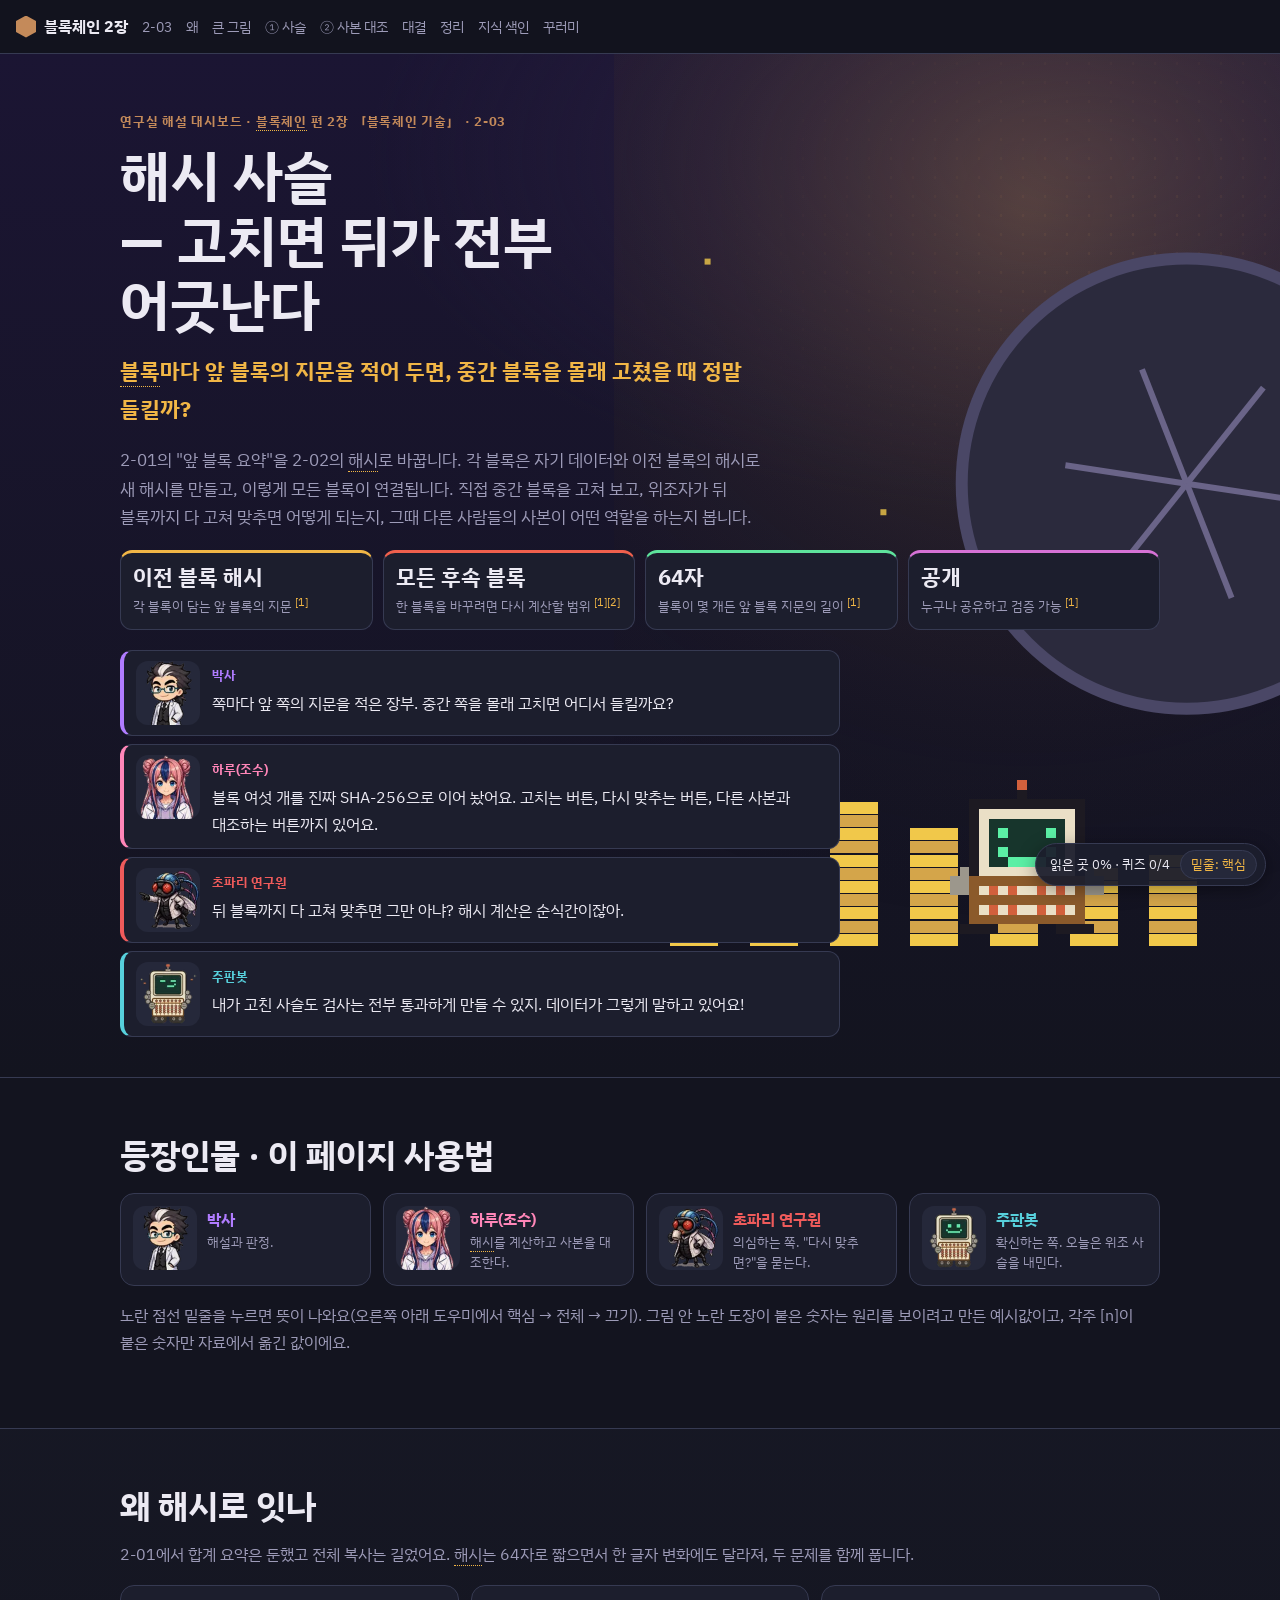
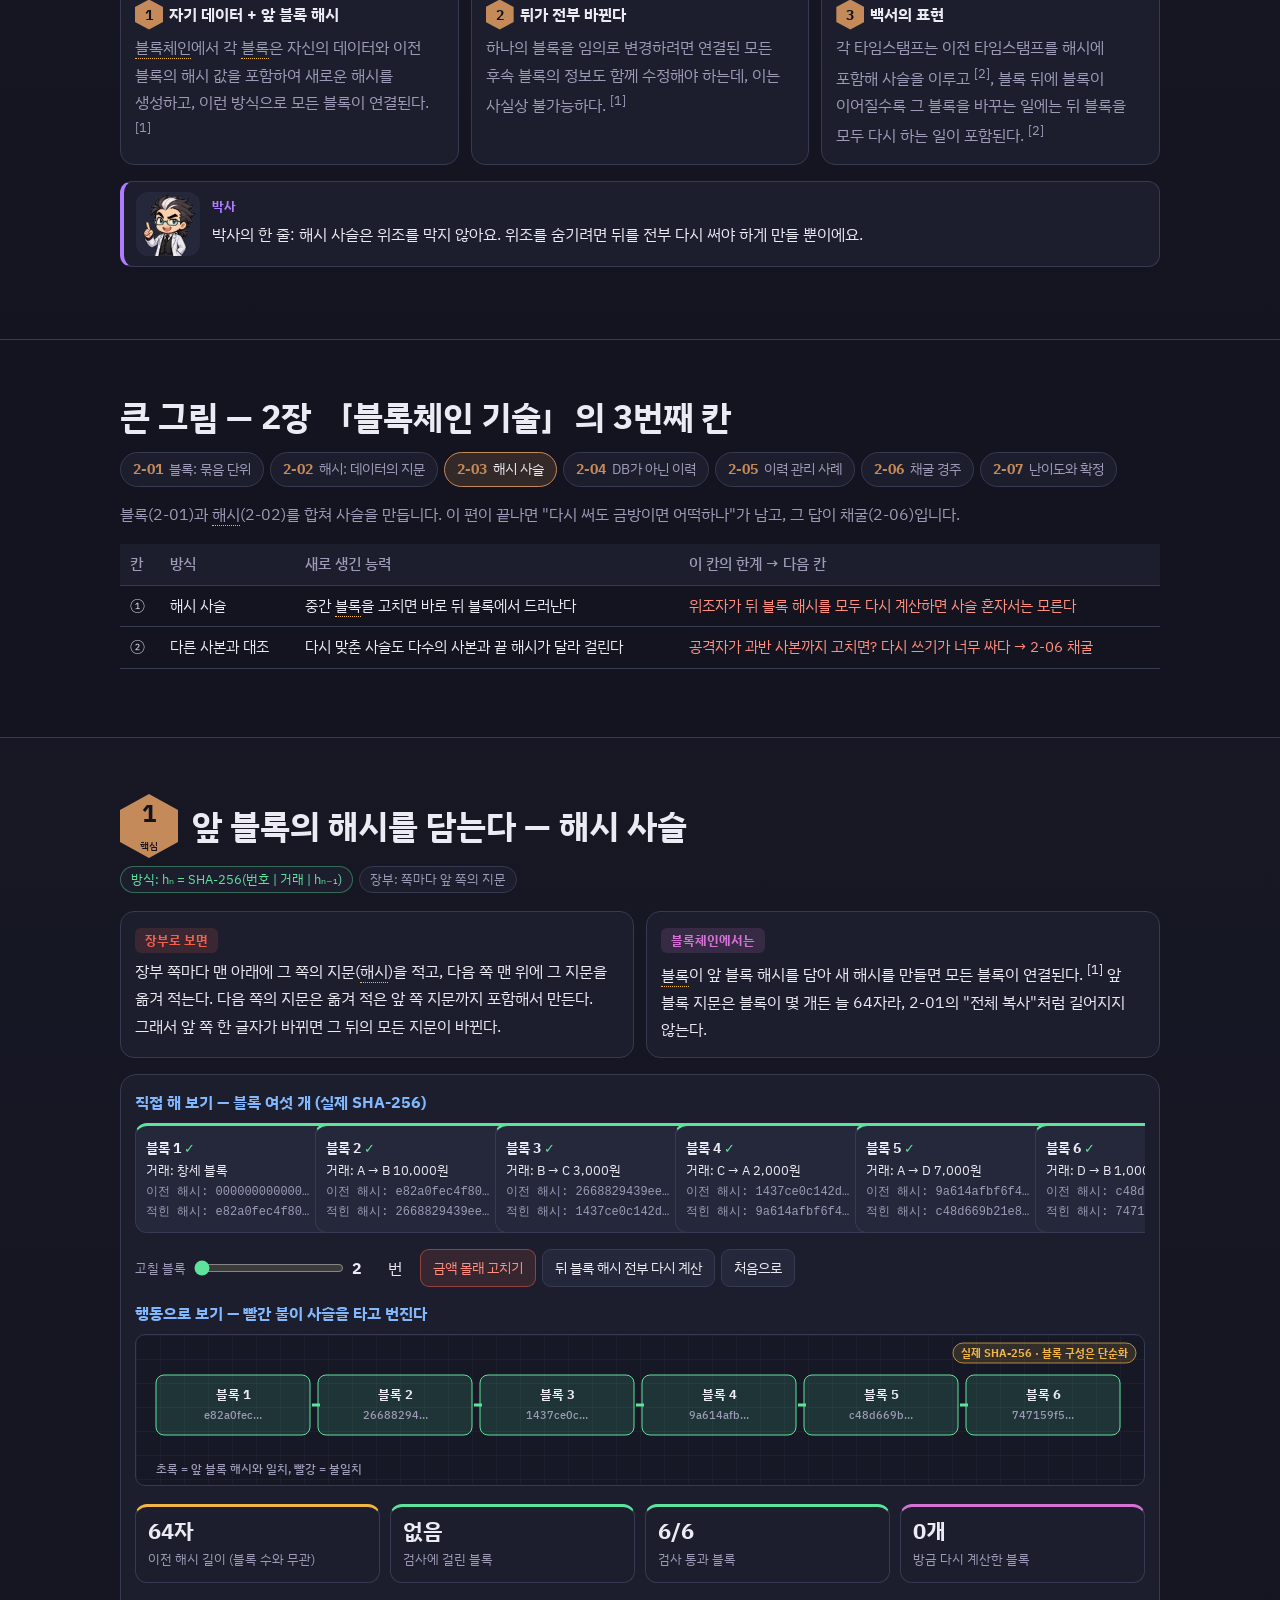
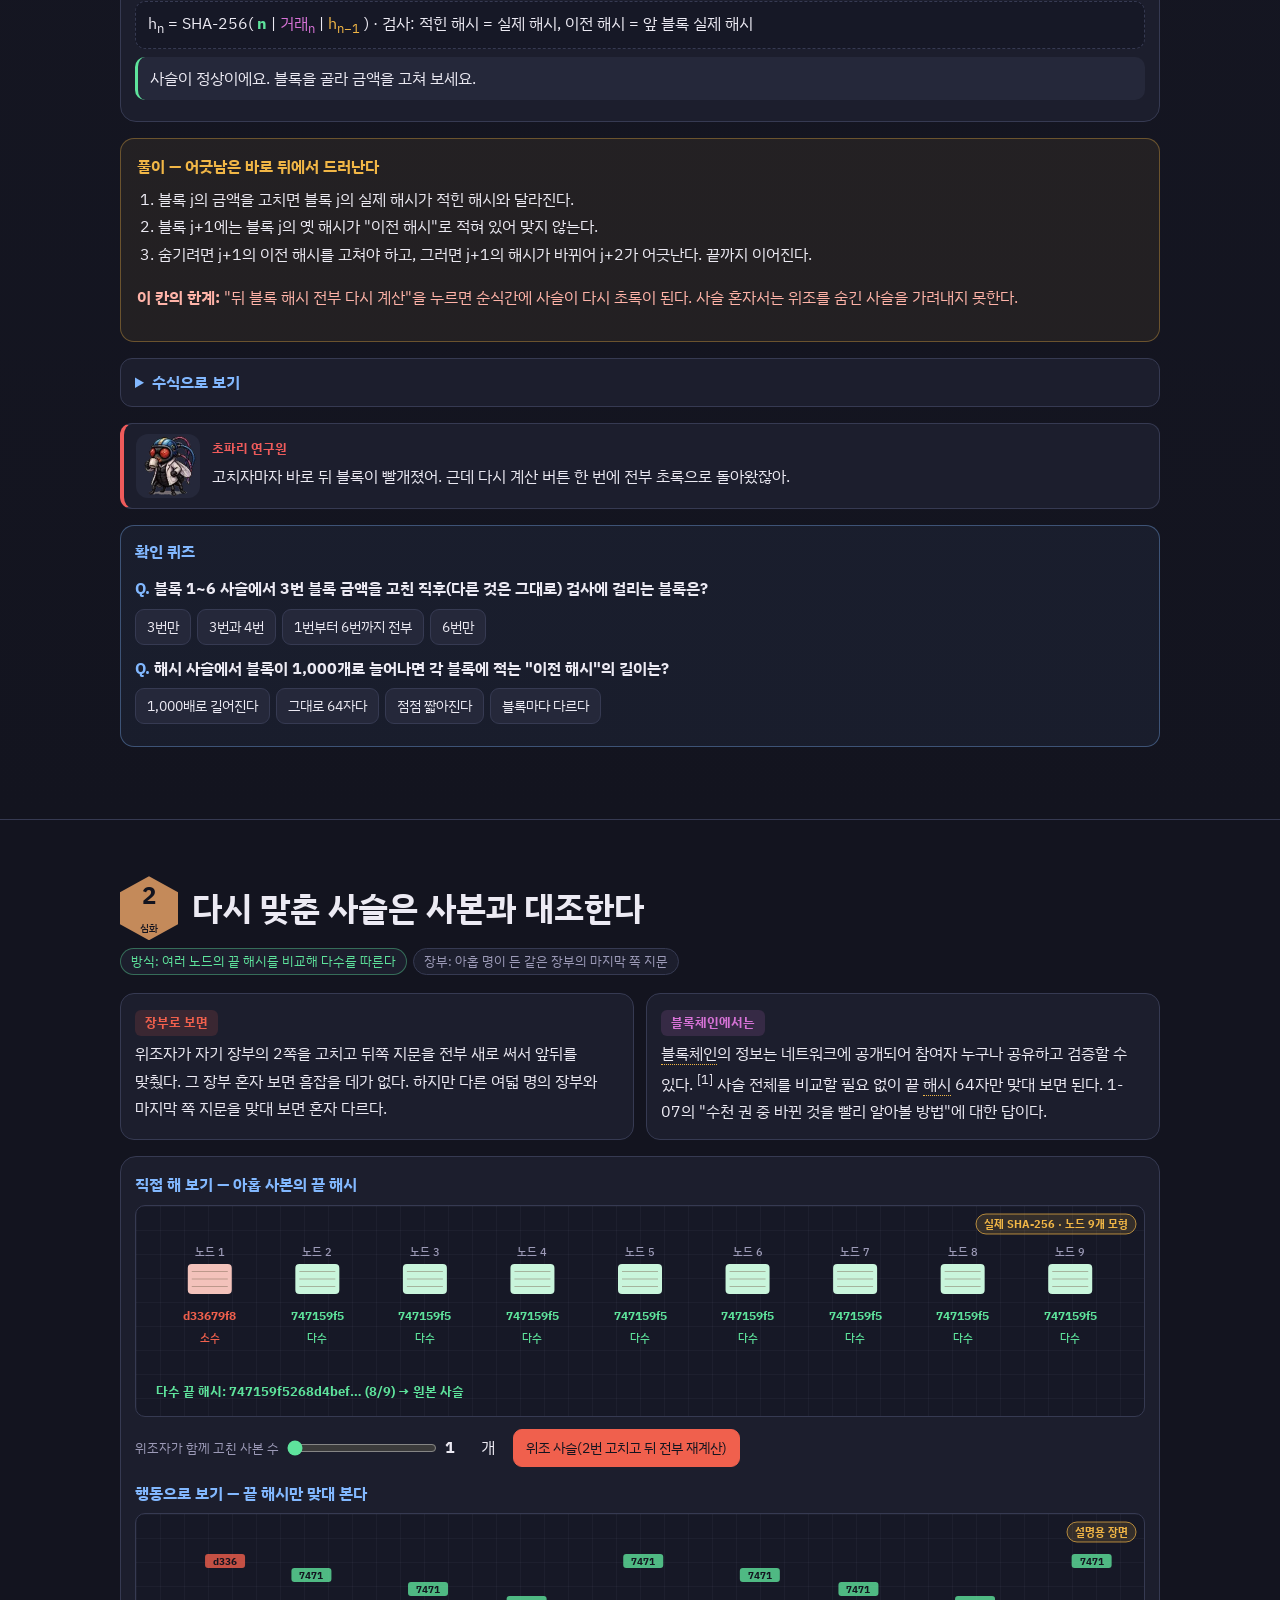
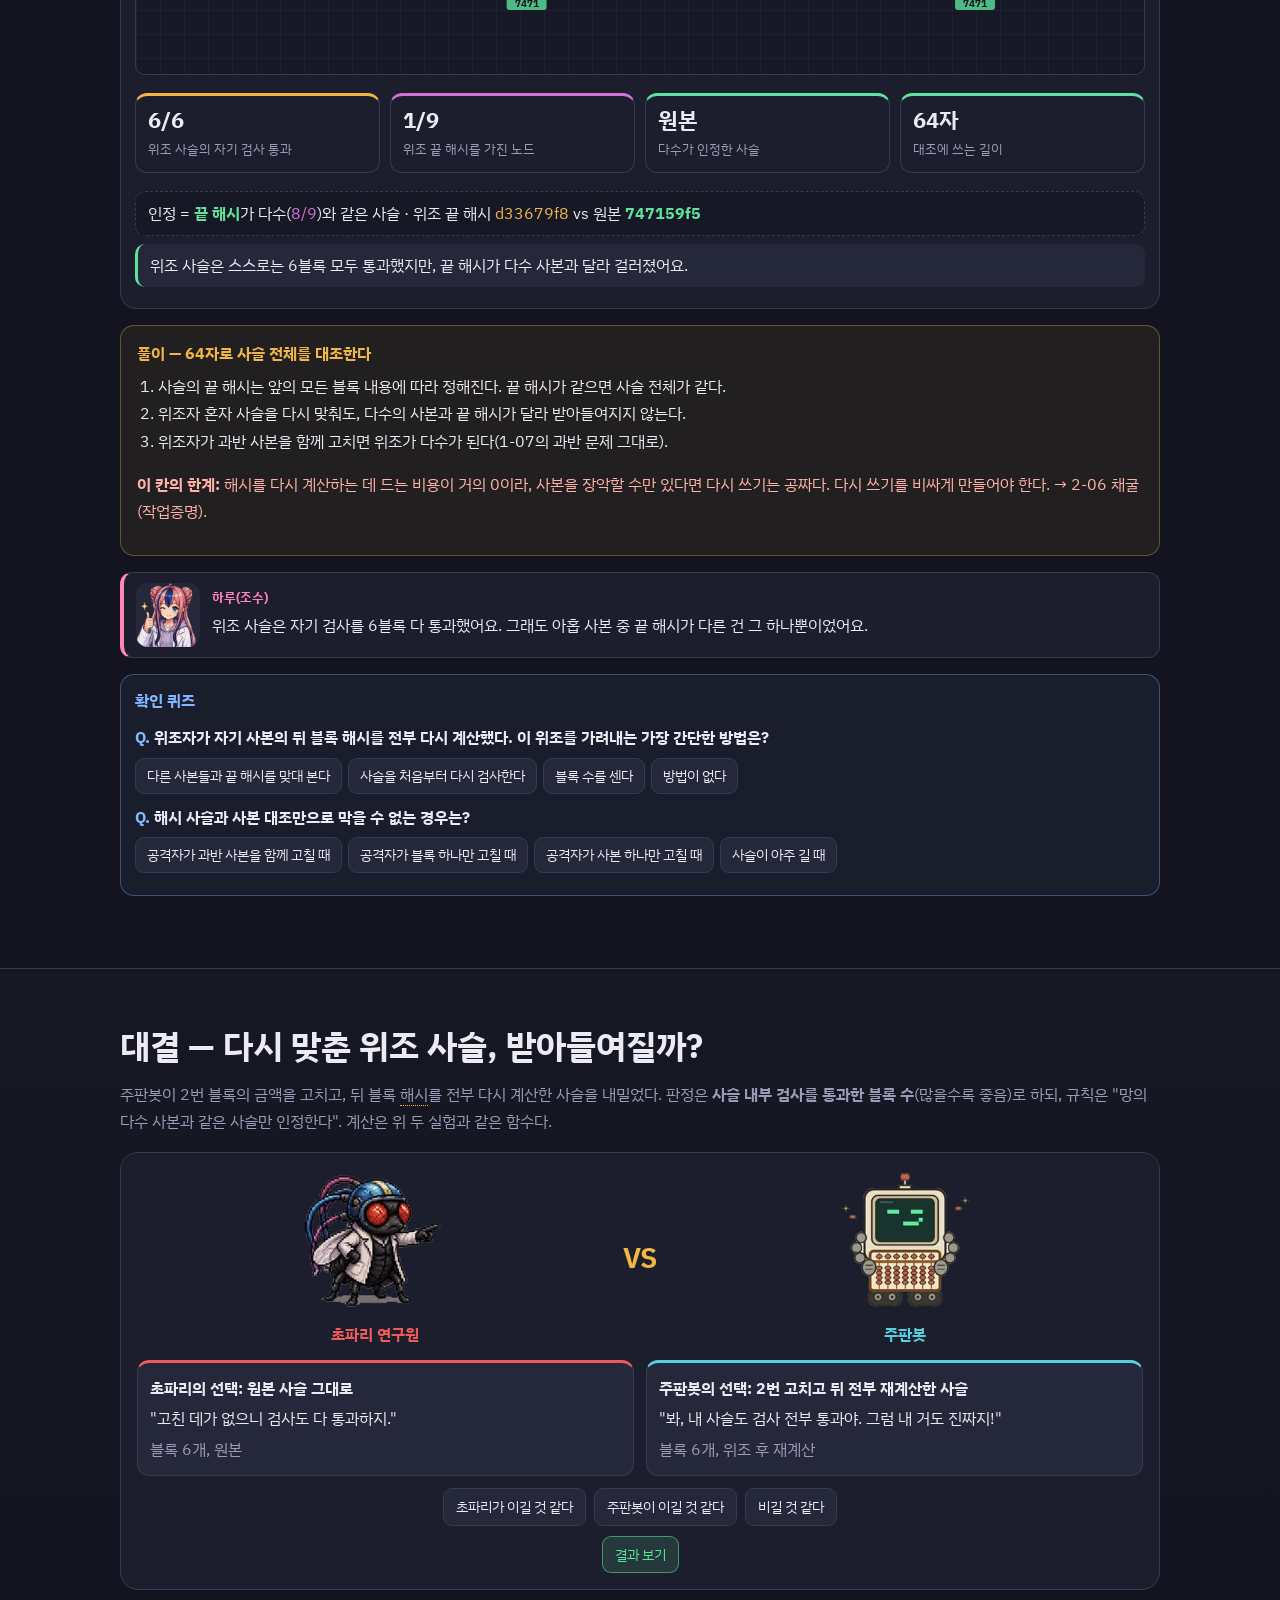
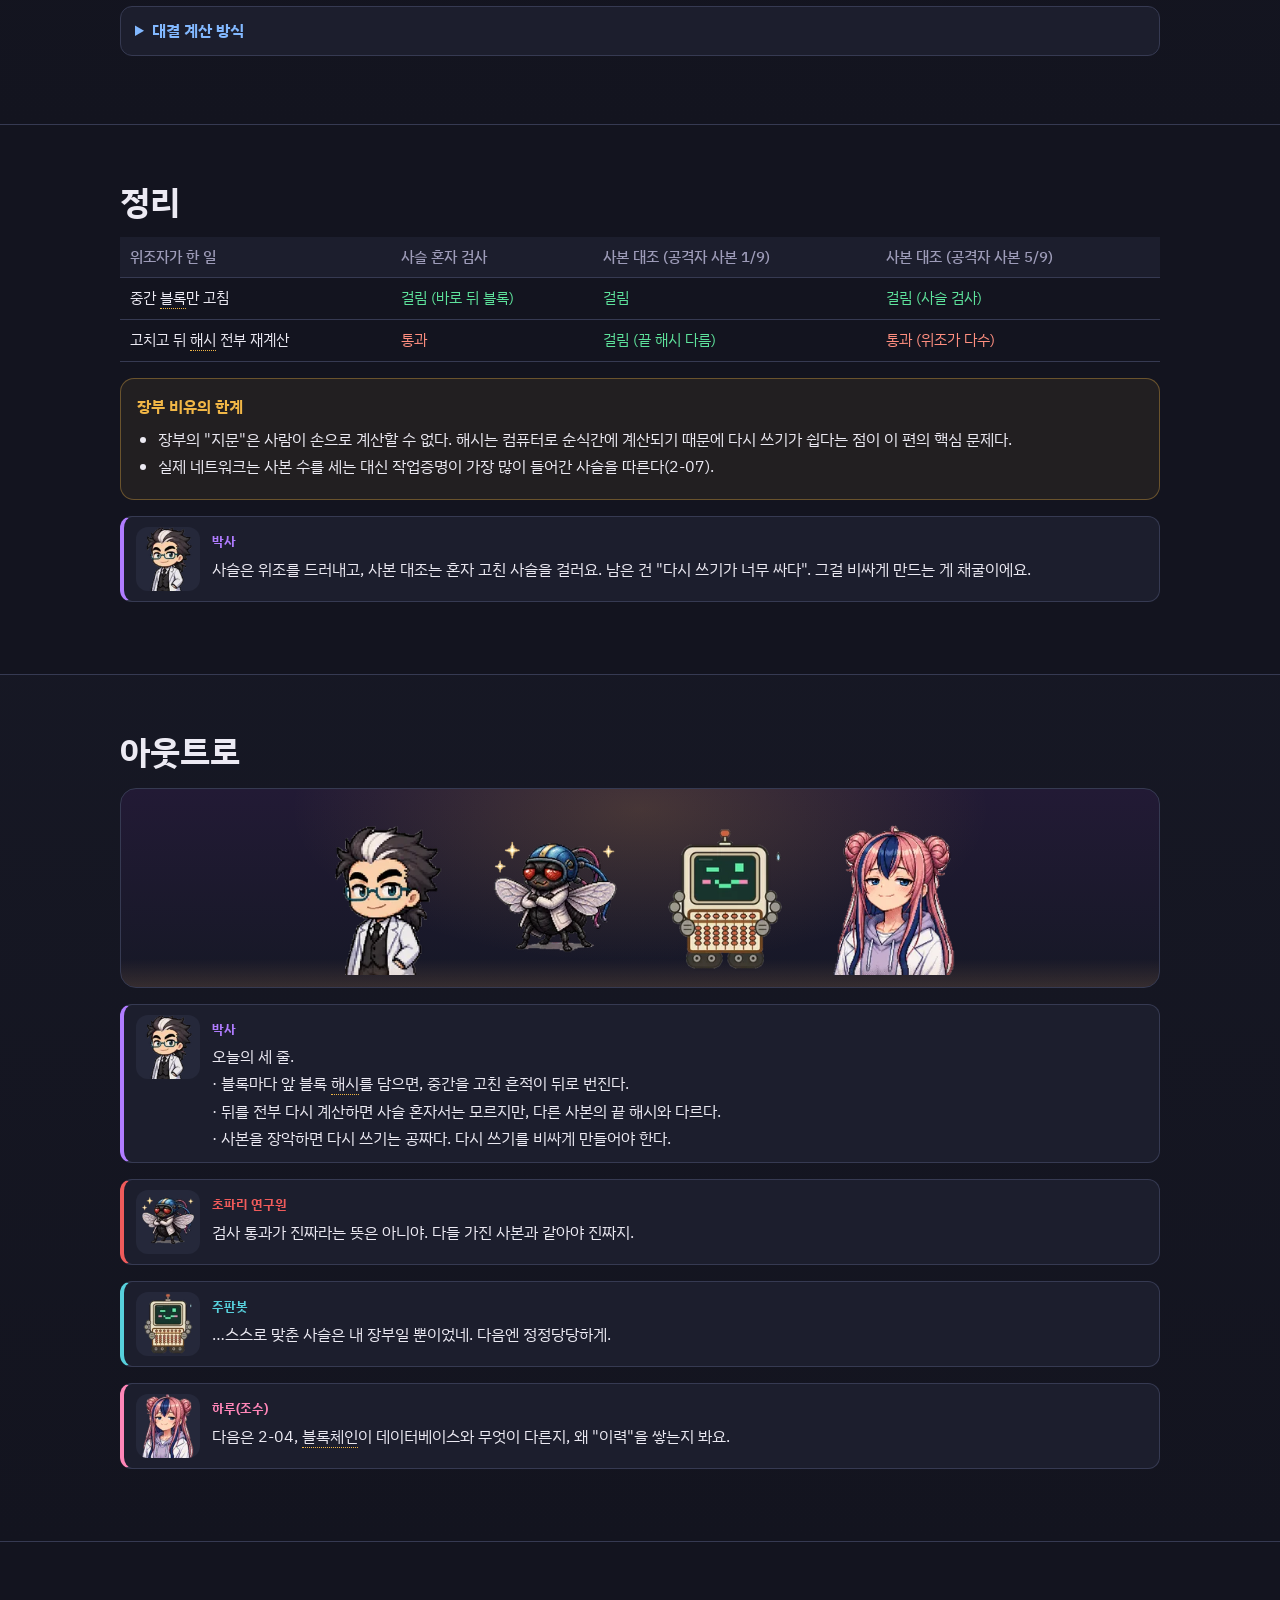
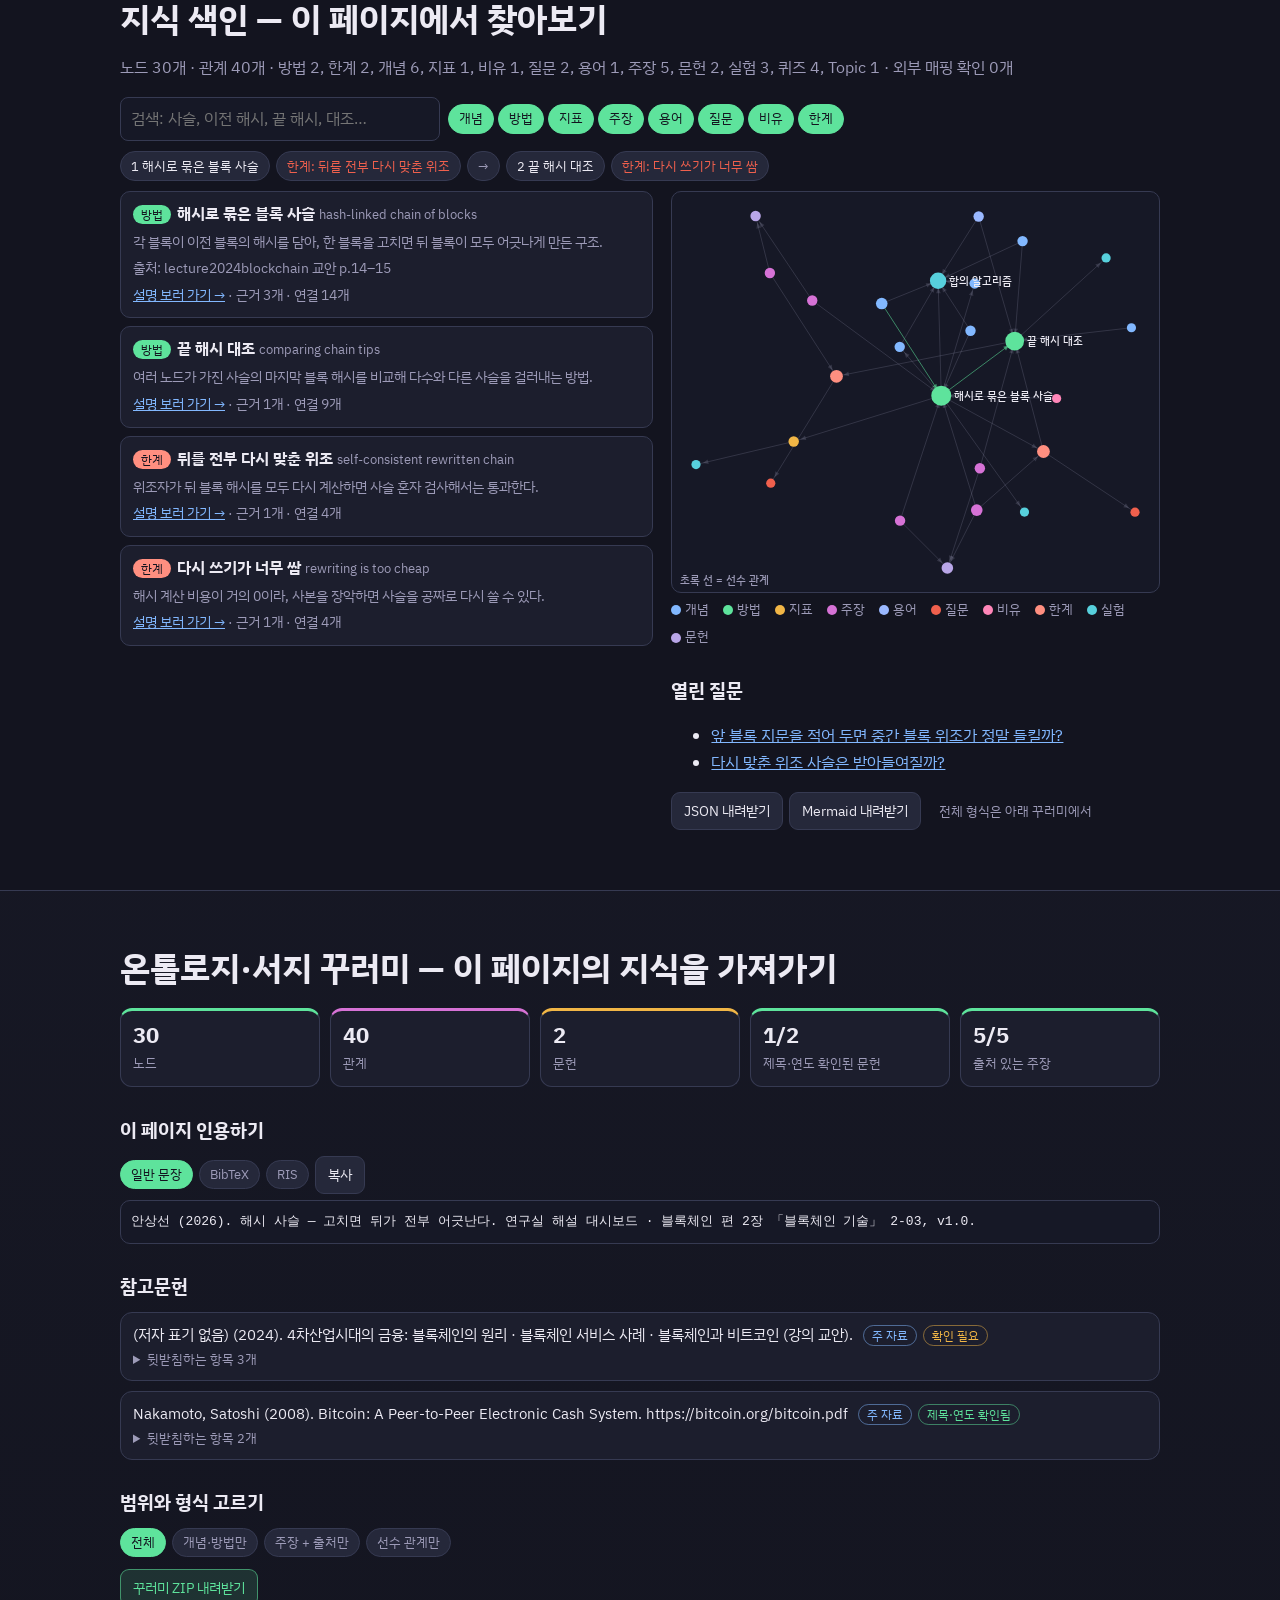
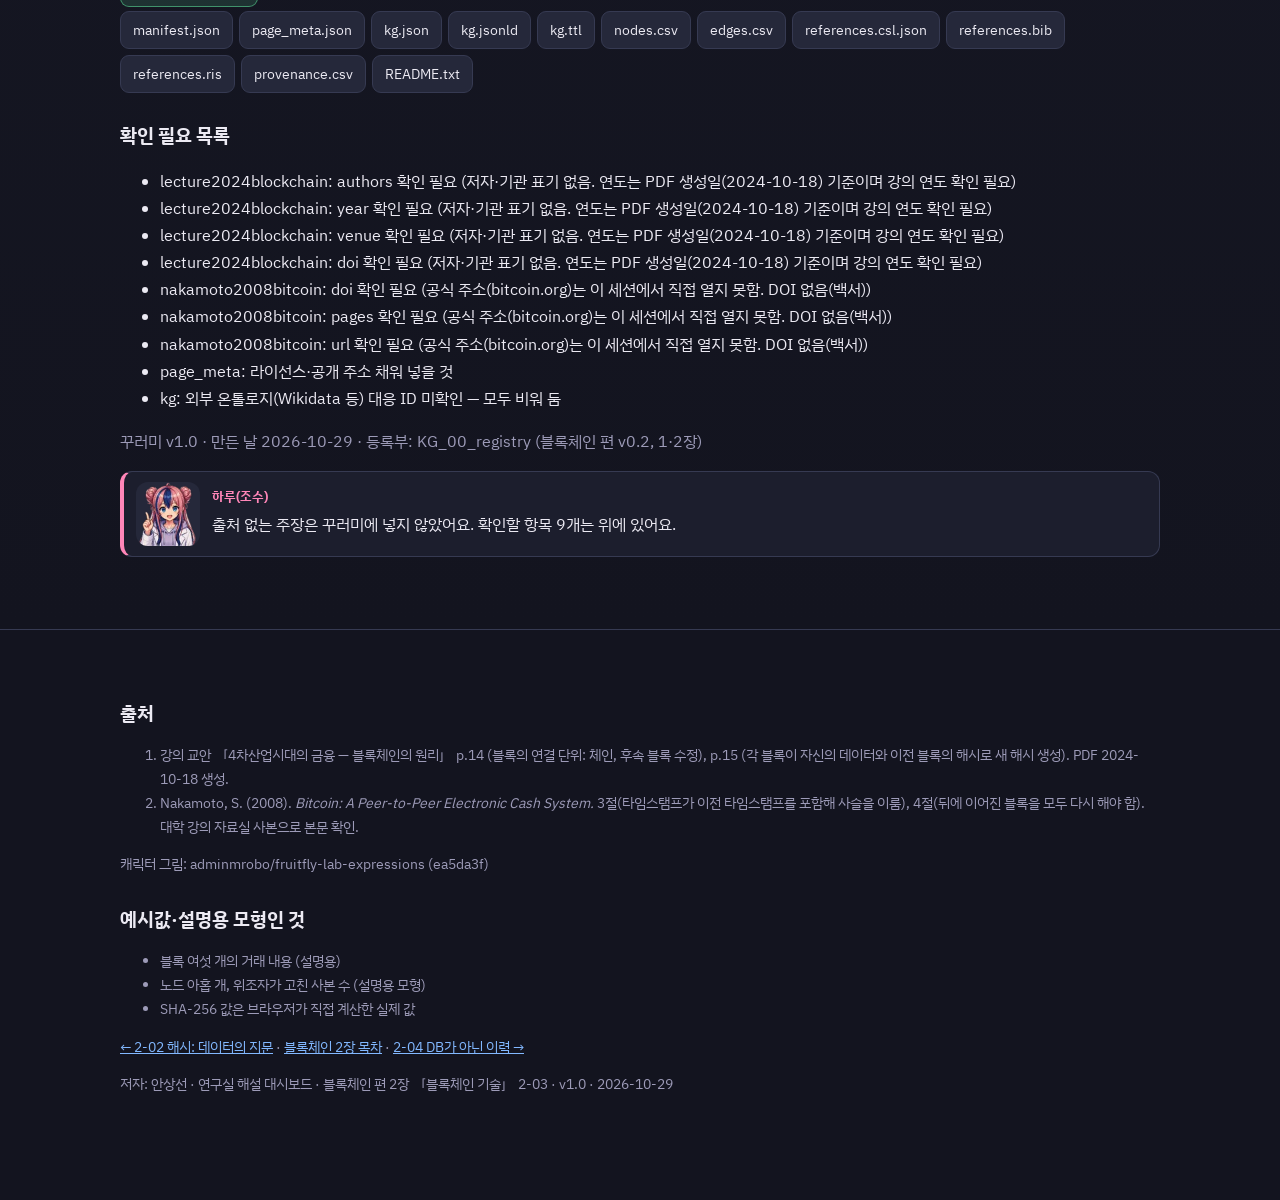
<file: 2-03_hash-chain.html>
<!DOCTYPE html><html lang="ko"><head>
<meta charset="utf-8">
<meta name="viewport" content="width=device-width, initial-scale=1, viewport-fit=cover">
<title>해시 사슬</title>
<meta name="description" content="블록마다 앞 블록의 해시를 담아 사슬로 잇고, 한 블록을 고쳤을 때 어긋남이 번지는 모습과 다른 사본과의 대조를 직접 실험하는 해설 페이지">
<meta name="citation_title" content="해시 사슬 — 고치면 뒤가 전부 어긋난다"><meta name="citation_author" content="안상선">
<meta name="citation_publication_date" content="2026/10/29"><meta name="citation_language" content="ko">
<meta name="dc.title" content="해시 사슬 — 고치면 뒤가 전부 어긋난다"><meta name="dc.creator" content="안상선"><meta name="dc.date" content="2026-10-29">
<meta name="dc.language" content="ko"><meta name="dcterms.isPartOf" content="연구실 해설 대시보드 · 블록체인 편 2장 「블록체인 기술」"><meta name="dcterms.source" content="강의 교안 「블록체인의 원리」 p.14–15; Nakamoto (2008) 3·4절">
<link rel="preconnect" href="https://fonts.googleapis.com"><link rel="preconnect" href="https://fonts.gstatic.com" crossorigin>
<link href="https://fonts.googleapis.com/css2?family=IBM+Plex+Sans+KR:wght@400;500;700&display=swap" rel="stylesheet">
<link rel="stylesheet" href="assets/lab.css">
</head><body>
<div id="prog" aria-hidden="true"></div>
<nav class="top" aria-label="섹션 바로가기">
  <a class="logo" href="index.html"><i></i>블록체인 2장</a><a class="l" href="#top">2-03</a>
  <a class="l" href="#why">왜</a><a class="l" href="#big">큰 그림</a><a class="l" href="#lv1">① 사슬</a><a class="l" href="#lv2">② 사본 대조</a>
  <a class="l" href="#duel">대결</a><a class="l" href="#summary">정리</a><a class="l" href="#kg">지식 색인</a><a class="l" href="#export">꾸러미</a>
</nav>

<header class="hero" id="top">
  <div class="hex"></div>
  <div class="hero-bg" data-img="bg_2_03" role="img" aria-label="금화와 장부가 쌓인 회계실을 픽셀로 그린 배경"><canvas id="heroCv" aria-hidden="true"></canvas></div>
  <div class="wrap">
    <div class="hero-text">
      <div class="eyebrow">연구실 해설 대시보드 · 블록체인 편 2장 「블록체인 기술」 · 2-03</div>
      <h1>해시 사슬<br>— 고치면 뒤가 전부 어긋난다</h1>
      <p class="q">블록마다 앞 블록의 지문을 적어 두면, 중간 블록을 몰래 고쳤을 때 정말 들킬까?</p>
      <p class="lead">2-01의 "앞 블록 요약"을 2-02의 해시로 바꿉니다. 각 블록은 자기 데이터와 이전 블록의 해시로 새 해시를 만들고, 이렇게 모든 블록이 연결됩니다. 직접 중간 블록을 고쳐 보고, 위조자가 뒤 블록까지 다 고쳐 맞추면 어떻게 되는지, 그때 다른 사람들의 사본이 어떤 역할을 하는지 봅니다.</p>
    </div>
    <section class="kpis" aria-label="숫자 요약"><div class="kpi a"><b>이전 블록 해시</b><span>각 블록이 담는 앞 블록의 지문 <sup>[1]</sup></span></div><div class="kpi r"><b>모든 후속 블록</b><span>한 블록을 바꾸려면 다시 계산할 범위 <sup>[1][2]</sup></span></div><div class="kpi g"><b>64자</b><span>블록이 몇 개든 앞 블록 지문의 길이 <sup>[1]</sup></span></div><div class="kpi m"><b>공개</b><span>누구나 공유하고 검증 가능 <sup>[1]</sup></span></div></section>
    <div class="dialog" aria-label="캐릭터 대화"><div class="say " data-who="doc"><img class="who" data-who="doc" data-mood="think" data-img="doc_e09" alt="" aria-hidden="true"><div><b class="name">박사</b><p>쪽마다 앞 쪽의 지문을 적은 장부. 중간 쪽을 몰래 고치면 어디서 들킬까요?</p></div></div><div class="say " data-who="asst"><img class="who" data-who="asst" data-mood="smile" data-img="asst_e13" alt="" aria-hidden="true"><div><b class="name">하루(조수)</b><p>블록 여섯 개를 진짜 SHA-256으로 이어 놨어요. 고치는 버튼, 다시 맞추는 버튼, 다른 사본과 대조하는 버튼까지 있어요.</p></div></div><div class="say " data-who="fly"><img class="who" data-who="fly" data-mood="point" data-img="fly_e08" alt="" aria-hidden="true"><div><b class="name">초파리 연구원</b><p>뒤 블록까지 다 고쳐 맞추면 그만 아냐? 해시 계산은 순식간이잖아.</p></div></div><div class="say " data-who="robo"><img class="who" data-who="robo" data-mood="coin" data-img="robo_e16" alt="" aria-hidden="true"><div><b class="name">주판봇</b><p>내가 고친 사슬도 검사는 전부 통과하게 만들 수 있지. 데이터가 그렇게 말하고 있어요!</p></div></div></div>
  </div>
</header>

<section class="level" id="cast"><div class="wrap">
  <h2>등장인물 · 이 페이지 사용법</h2>
  <div class="cast"><div><img class="who" data-who="doc" data-mood="front" data-img="doc_e08" alt="" aria-hidden="true"><div><b style="color:var(--c-doc)">박사</b><small>해설과 판정.</small></div></div><div><img class="who" data-who="asst" data-mood="smile" data-img="asst_e13" alt="" aria-hidden="true"><div><b style="color:var(--c-asst)">하루(조수)</b><small>해시를 계산하고 사본을 대조한다.</small></div></div><div><img class="who" data-who="fly" data-mood="clip" data-img="fly_e10" alt="" aria-hidden="true"><div><b style="color:var(--c-fly)">초파리 연구원</b><small>의심하는 쪽. "다시 맞추면?"을 묻는다.</small></div></div><div><img class="who" data-who="robo" data-mood="smile" data-img="robo_e13" alt="" aria-hidden="true"><div><b style="color:var(--c-robo)">주판봇</b><small>확신하는 쪽. 오늘은 위조 사슬을 내민다.</small></div></div></div>
  <p class="sub">노란 점선 밑줄을 누르면 뜻이 나와요(오른쪽 아래 도우미에서 핵심 → 전체 → 끄기). 그림 안 노란 도장이 붙은 숫자는 원리를 보이려고 만든 예시값이고, 각주 [n]이 붙은 숫자만 자료에서 옮긴 값이에요.</p>
</div></section>

<section class="level" id="why"><div class="wrap">
  <h2>왜 해시로 잇나</h2>
  <p class="sub">2-01에서 합계 요약은 둔했고 전체 복사는 길었어요. 해시는 64자로 짧으면서 한 글자 변화에도 달라져, 두 문제를 함께 풉니다.</p>
  <div class="steps"><div><b class="n">1</b><b>자기 데이터 + 앞 블록 해시</b><p class="sub" style="margin:.3em 0 0">블록체인에서 각 블록은 자신의 데이터와 이전 블록의 해시 값을 포함하여 새로운 해시를 생성하고, 이런 방식으로 모든 블록이 연결된다. <sup>[1]</sup></p></div><div><b class="n">2</b><b>뒤가 전부 바뀐다</b><p class="sub" style="margin:.3em 0 0">하나의 블록을 임의로 변경하려면 연결된 모든 후속 블록의 정보도 함께 수정해야 하는데, 이는 사실상 불가능하다. <sup>[1]</sup></p></div><div><b class="n">3</b><b>백서의 표현</b><p class="sub" style="margin:.3em 0 0">각 타임스탬프는 이전 타임스탬프를 해시에 포함해 사슬을 이루고 <sup>[2]</sup>, 블록 뒤에 블록이 이어질수록 그 블록을 바꾸는 일에는 뒤 블록을 모두 다시 하는 일이 포함된다. <sup>[2]</sup></p></div></div>
  <div class="say " data-who="doc"><img class="who" data-who="doc" data-mood="e07" data-img="doc_e07" alt="" aria-hidden="true"><div><b class="name">박사</b><p>박사의 한 줄: 해시 사슬은 위조를 막지 않아요. 위조를 숨기려면 뒤를 전부 다시 써야 하게 만들 뿐이에요.</p></div></div>
</div></section>

<section class="level" id="big"><div class="wrap">
  <h2>큰 그림 — 2장 「블록체인 기술」의 3번째 칸</h2>
  <nav class="path" aria-label="챕터 안 위치"><a class="pchip" href="2-01_block-bundle.html"><b>2-01</b> 블록: 묶음 단위</a><a class="pchip" href="2-02_hash-fingerprint.html"><b>2-02</b> 해시: 데이터의 지문</a><a class="pchip on" href="2-03_hash-chain.html" aria-current="page"><b>2-03</b> 해시 사슬</a><a class="pchip" href="2-04_history-not-database.html"><b>2-04</b> DB가 아닌 이력</a><a class="pchip" href="2-05_provenance-cases.html"><b>2-05</b> 이력 관리 사례</a><a class="pchip" href="2-06_mining-race.html"><b>2-06</b> 채굴 경주</a><a class="pchip" href="2-07_difficulty-and-confirmation.html"><b>2-07</b> 난이도와 확정</a></nav>
  <p class="sub">블록(2-01)과 해시(2-02)를 합쳐 사슬을 만듭니다. 이 편이 끝나면 "다시 써도 금방이면 어떡하나"가 남고, 그 답이 채굴(2-06)입니다.</p>
  <div class="tw"><table class="tb">
    <thead><tr><th>칸</th><th>방식</th><th>새로 생긴 능력</th><th>이 칸의 한계 → 다음 칸</th></tr></thead>
    <tbody><tr><td>①</td><td>해시 사슬</td><td>중간 블록을 고치면 바로 뒤 블록에서 드러난다</td><td class="r">위조자가 뒤 블록 해시를 모두 다시 계산하면 사슬 혼자서는 모른다</td></tr><tr><td>②</td><td>다른 사본과 대조</td><td>다시 맞춘 사슬도 다수의 사본과 끝 해시가 달라 걸린다</td><td class="r">공격자가 과반 사본까지 고치면? 다시 쓰기가 너무 싸다 → 2-06 채굴</td></tr></tbody></table></div>
  
</div></section>

<section class="level" id="lv1"><div class="wrap">
  <div class="lvhead"><div class="hexno">1<small>핵심</small></div><h2>앞 블록의 해시를 담는다 — 해시 사슬</h2>
    <p class="sub"><span class="lvtag g">방식: hₙ = SHA-256(번호 | 거래 | hₙ₋₁)</span><span class="lvtag ">장부: 쪽마다 앞 쪽의 지문</span></p></div>
  <div class="pair">
    <div><div class="tag fly">장부로 보면</div><p>장부 쪽마다 맨 아래에 그 쪽의 지문(해시)을 적고, 다음 쪽 맨 위에 그 지문을 옮겨 적는다. 다음 쪽의 지문은 옮겨 적은 앞 쪽 지문까지 포함해서 만든다. 그래서 앞 쪽 한 글자가 바뀌면 그 뒤의 모든 지문이 바뀐다.</p></div>
    <div><div class="tag nn">블록체인에서는</div><p>블록이 앞 블록 해시를 담아 새 해시를 만들면 모든 블록이 연결된다. <sup>[1]</sup> 앞 블록 지문은 블록이 몇 개든 늘 64자라, 2-01의 "전체 복사"처럼 길어지지 않는다.</p></div>
  </div>
  <section class="panel"><h3>직접 해 보기 — 블록 여섯 개 (실제 SHA-256)</h3>
    <div class="chain" id="chain1" aria-live="polite"></div>
    <div class="ctrl"><div class="group"><span class="glabel">고칠 블록</span><input type="range" id="r1b" min="2" max="6" step="1" value="2" aria-label="고칠 블록 번호"><span class="val" id="v1b">2</span>번</div>
      <div class="group"><button class="bt warn" id="b1Tamper" aria-pressed="false">금액 몰래 고치기</button><button class="bt" id="b1Fix">뒤 블록 해시 전부 다시 계산</button><button class="bt" id="b1Reset">처음으로</button></div></div>
    <h3>행동으로 보기 — 빨간 불이 사슬을 타고 번진다</h3>
    <div class="cwrap"><canvas id="c1b" class="wide" aria-label="블록 여섯 개가 사슬로 이어진 그림. 고친 블록부터 연결이 빨갛게 끊긴다"></canvas></div>
    <section class="kpis" id="k1"></section><div class="eq" id="eq1"></div><div class="insight" id="ins1" aria-live="polite"></div></section>
  <div class="explain"><h4>풀이 — 어긋남은 바로 뒤에서 드러난다</h4>
    <ol><li>블록 j의 금액을 고치면 블록 j의 실제 해시가 적힌 해시와 달라진다.</li>
      <li>블록 j+1에는 블록 j의 옛 해시가 "이전 해시"로 적혀 있어 맞지 않는다.</li>
      <li>숨기려면 j+1의 이전 해시를 고쳐야 하고, 그러면 j+1의 해시가 바뀌어 j+2가 어긋난다. 끝까지 이어진다.</li></ol>
    <p class="limit"><b>이 칸의 한계:</b> "뒤 블록 해시 전부 다시 계산"을 누르면 순식간에 사슬이 다시 초록이 된다. 사슬 혼자서는 위조를 숨긴 사슬을 가려내지 못한다.</p></div>
  <details class="math"><summary>수식으로 보기</summary><p><b>hₙ = SHA-256( n | 거래ₙ | hₙ₋₁ )</b>. 블록 j를 고치면 hⱼ가 바뀌고, hⱼ는 hⱼ₊₁의 입력이므로 hⱼ₊₁, hⱼ₊₂, … 가 모두 바뀐다. 따라서 마지막 블록의 해시(끝 해시) 하나가 사슬 전체의 지문 역할을 한다.</p><p class="lim">이 데모의 블록 구성(번호|거래|이전 해시)은 단순화했다. 실제 블록 머리글에는 이전 블록 해시, 거래 요약값, 시각, 난이도 목표, 논스가 들어간다.</p></details>
  <div class="say " data-who="fly"><img class="who" data-who="fly" data-mood="magnify" data-img="fly_e07" alt="" aria-hidden="true"><div><b class="name">초파리 연구원</b><p>고치자마자 바로 뒤 블록이 빨개졌어. 근데 다시 계산 버튼 한 번에 전부 초록으로 돌아왔잖아.</p></div></div>
  <div class="quiz" data-quiz="lv1"></div>
</div></section>
<section class="level" id="lv2"><div class="wrap">
  <div class="lvhead"><div class="hexno">2<small>심화</small></div><h2>다시 맞춘 사슬은 사본과 대조한다</h2>
    <p class="sub"><span class="lvtag g">방식: 여러 노드의 끝 해시를 비교해 다수를 따른다</span><span class="lvtag ">장부: 아홉 명이 든 같은 장부의 마지막 쪽 지문</span></p></div>
  <div class="pair">
    <div><div class="tag fly">장부로 보면</div><p>위조자가 자기 장부의 2쪽을 고치고 뒤쪽 지문을 전부 새로 써서 앞뒤를 맞췄다. 그 장부 혼자 보면 흠잡을 데가 없다. 하지만 다른 여덟 명의 장부와 마지막 쪽 지문을 맞대 보면 혼자 다르다.</p></div>
    <div><div class="tag nn">블록체인에서는</div><p>블록체인의 정보는 네트워크에 공개되어 참여자 누구나 공유하고 검증할 수 있다. <sup>[1]</sup> 사슬 전체를 비교할 필요 없이 끝 해시 64자만 맞대 보면 된다. 1-07의 "수천 권 중 바뀐 것을 빨리 알아볼 방법"에 대한 답이다.</p></div>
  </div>
  <section class="panel"><h3>직접 해 보기 — 아홉 사본의 끝 해시</h3>
    <div class="cwrap"><canvas id="c2" aria-label="노드 아홉 개의 사슬 끝 해시 앞 8자리를 나란히 보여 주고 다수를 표시한 그림"></canvas></div>
    <div class="ctrl"><div class="group"><span class="glabel">위조자가 함께 고친 사본 수</span><input type="range" id="r2k" min="1" max="9" step="1" value="1" aria-label="위조자가 함께 고친 사본 수"><span class="val" id="v2k">1</span>개</div>
      <div class="group"><button class="bt warn" id="b2Rew" aria-pressed="true">위조 사슬(2번 고치고 뒤 전부 재계산)</button></div></div>
    <h3>행동으로 보기 — 끝 해시만 맞대 본다</h3>
    <div class="cwrap"><canvas id="c2b" class="wide" aria-label="아홉 장부의 마지막 쪽 지문이 가운데로 모여 같은 것끼리 묶이는 장면"></canvas></div>
    <section class="kpis" id="k2"></section><div class="eq" id="eq2"></div><div class="insight" id="ins2" aria-live="polite"></div></section>
  <div class="explain"><h4>풀이 — 64자로 사슬 전체를 대조한다</h4>
    <ol><li>사슬의 끝 해시는 앞의 모든 블록 내용에 따라 정해진다. 끝 해시가 같으면 사슬 전체가 같다.</li>
      <li>위조자 혼자 사슬을 다시 맞춰도, 다수의 사본과 끝 해시가 달라 받아들여지지 않는다.</li>
      <li>위조자가 과반 사본을 함께 고치면 위조가 다수가 된다(1-07의 과반 문제 그대로).</li></ol>
    <p class="limit"><b>이 칸의 한계:</b> 해시를 다시 계산하는 데 드는 비용이 거의 0이라, 사본을 장악할 수만 있다면 다시 쓰기는 공짜다. 다시 쓰기를 비싸게 만들어야 한다. → 2-06 채굴(작업증명).</p></div>
  
  <div class="say " data-who="asst"><img class="who" data-who="asst" data-mood="e10" data-img="asst_e10" alt="" aria-hidden="true"><div><b class="name">하루(조수)</b><p>위조 사슬은 자기 검사를 6블록 다 통과했어요. 그래도 아홉 사본 중 끝 해시가 다른 건 그 하나뿐이었어요.</p></div></div>
  <div class="quiz" data-quiz="lv2"></div>
</div></section>

<section class="level" id="duel"><div class="wrap">
  <h2>대결 — 다시 맞춘 위조 사슬, 받아들여질까?</h2>
  <p class="sub">주판봇이 2번 블록의 금액을 고치고, 뒤 블록 해시를 전부 다시 계산한 사슬을 내밀었다. 판정은 <b>사슬 내부 검사를 통과한 블록 수</b>(많을수록 좋음)로 하되, 규칙은 "망의 다수 사본과 같은 사슬만 인정한다". 계산은 위 두 실험과 같은 함수다.</p>
  <div class="duel" id="duelBox">
    <div class="duelhead">
      <div><img data-who="fly" data-mood="point" data-img="fly_e08" data-face="right" alt="" aria-hidden="true"><div style="color:var(--c-fly);font-weight:700">초파리 연구원</div></div>
      <div class="vs">VS</div>
      <div><img data-who="robo" data-mood="coin" data-img="robo_e16" data-face="left" alt="" aria-hidden="true"><div style="color:var(--c-robo);font-weight:700">주판봇</div></div>
    </div>
    <div class="choices">
      <div class="choice fly"><b>초파리의 선택: 원본 사슬 그대로</b><p>"고친 데가 없으니 검사도 다 통과하지."</p><p class="sub" style="margin:0">블록 6개, 원본</p></div>
      <div class="choice robo"><b>주판봇의 선택: 2번 고치고 뒤 전부 재계산한 사슬</b><p>"봐, 내 사슬도 검사 전부 통과야. 그럼 내 거도 진짜지!"</p><p class="sub" style="margin:0">블록 6개, 위조 후 재계산</p></div>
    </div>
    <div class="guess" role="group" aria-label="먼저 맞혀 보기">
      <button class="bt" data-g="F" aria-pressed="false">초파리가 이길 것 같다</button>
      <button class="bt" data-g="R" aria-pressed="false">주판봇이 이길 것 같다</button>
      <button class="bt" data-g="D" aria-pressed="false">비길 것 같다</button>
    </div>
    <div style="text-align:center"><button class="bt primary reveal">결과 보기</button></div>
    <div class="after">
      <div class="score"><span class="f">초파리 <i id="scF">0</i></span><span class="r">주판봇 <i id="scR">0</i></span></div>
      <div class="bars" aria-live="polite"></div>
      <div class="say asst" data-who="asst"><img class="who" data-who="asst" data-mood="firm" data-img="asst_e12" alt="" aria-hidden="true"><div><b class="name">하루(조수)</b><p>—</p></div></div>
      <div class="say verdict" data-who="doc"><img class="who" data-who="doc" data-mood="judge" data-img="doc_e10" alt="" aria-hidden="true"><div><b class="name">박사</b><p>—</p></div></div>
      <p id="guessFb" class="sub"></p>
      
    </div>
  </div>
  <details class="math"><summary>대결 계산 방식</summary><p>검사 함수 check(사슬): 블록마다 적힌 해시 = 실제 해시, 이전 해시 = 앞 블록 해시인지 센다. 두 사슬 모두 6/6. 대조 함수 compare(사슬, 사본들): 끝 해시가 다수 사본(9개 중 8개)과 다르면 규칙 위반으로 처리한다.</p><p class="lim">이 대결의 "다수 사본"은 9개 노드를 가정한 설명용 모형이다.</p></details>
</div></section>

<section class="level" id="summary"><div class="wrap">
  <h2>정리</h2>
  <div class="tw"><table class="tb"><thead><tr><th>위조자가 한 일</th><th>사슬 혼자 검사</th><th>사본 대조 (공격자 사본 1/9)</th><th>사본 대조 (공격자 사본 5/9)</th></tr></thead><tbody>
   <tr><td>중간 블록만 고침</td><td class="g">걸림 (바로 뒤 블록)</td><td class="g">걸림</td><td class="g">걸림 (사슬 검사)</td></tr>
   <tr><td>고치고 뒤 해시 전부 재계산</td><td class="r">통과</td><td class="g">걸림 (끝 해시 다름)</td><td class="r">통과 (위조가 다수)</td></tr></tbody></table></div>
   <div class="explain"><h4>장부 비유의 한계</h4><ul><li>장부의 "지문"은 사람이 손으로 계산할 수 없다. 해시는 컴퓨터로 순식간에 계산되기 때문에 다시 쓰기가 쉽다는 점이 이 편의 핵심 문제다.</li><li>실제 네트워크는 사본 수를 세는 대신 작업증명이 가장 많이 들어간 사슬을 따른다(2-07).</li></ul></div>
  <div class="say " data-who="doc"><img class="who" data-who="doc" data-mood="front" data-img="doc_e08" alt="" aria-hidden="true"><div><b class="name">박사</b><p>사슬은 위조를 드러내고, 사본 대조는 혼자 고친 사슬을 걸러요. 남은 건 "다시 쓰기가 너무 싸다". 그걸 비싸게 만드는 게 채굴이에요.</p></div></div>
</div></section>

<section class="level" id="outro"><div class="wrap">
  <h2>아웃트로</h2>
  <div class="stage" data-img="sc_2_03_outro" role="img" aria-label="무대 위에서 초파리 연구원이 팔짱을 끼고, 주판봇이 머쓱하게 볼을 붉히는 장면"><img data-who="doc" data-mood="front" data-img="doc_e08" alt="" aria-hidden="true"><img data-who="fly" data-mood="arms" data-img="fly_e16" alt="" aria-hidden="true"><img data-who="robo" data-mood="blush" data-img="robo_e14" alt="" aria-hidden="true"><img data-who="asst" data-mood="e16" data-img="asst_e16" alt="" aria-hidden="true"></div>
  <div class="say " data-who="doc"><img class="who" data-who="doc" data-mood="front" data-img="doc_e08" alt="" aria-hidden="true"><div><b class="name">박사</b><p>오늘의 세 줄.<br>· 블록마다 앞 블록 해시를 담으면, 중간을 고친 흔적이 뒤로 번진다.<br>· 뒤를 전부 다시 계산하면 사슬 혼자서는 모르지만, 다른 사본의 끝 해시와 다르다.<br>· 사본을 장악하면 다시 쓰기는 공짜다. 다시 쓰기를 비싸게 만들어야 한다.</p></div></div><div class="say " data-who="fly"><img class="who" data-who="fly" data-mood="arms" data-img="fly_e16" alt="" aria-hidden="true"><div><b class="name">초파리 연구원</b><p>검사 통과가 진짜라는 뜻은 아니야. 다들 가진 사본과 같아야 진짜지.</p></div></div><div class="say " data-who="robo"><img class="who" data-who="robo" data-mood="blush" data-img="robo_e14" alt="" aria-hidden="true"><div><b class="name">주판봇</b><p>…스스로 맞춘 사슬은 내 장부일 뿐이었네. 다음엔 정정당당하게.</p></div></div><div class="say " data-who="asst"><img class="who" data-who="asst" data-mood="e16" data-img="asst_e16" alt="" aria-hidden="true"><div><b class="name">하루(조수)</b><p>다음은 2-04, 블록체인이 데이터베이스와 무엇이 다른지, 왜 "이력"을 쌓는지 봐요.</p></div></div>
</div></section>

<section class="level" id="kg"><div class="wrap">
  <h2>지식 색인 — 이 페이지에서 찾아보기</h2>
  <p class="sub" id="kgStats"></p>
  <div class="kgtools"><input type="text" id="kgQ" placeholder="검색: 사슬, 이전 해시, 끝 해시, 대조…" aria-label="지식 색인 검색"><div id="kgChips" role="group" aria-label="종류 필터"></div></div>
  <div class="flow" id="kgPath" aria-label="사다리 경로"></div>
  <div class="kggrid">
    <div class="kglist" id="kgList" aria-live="polite"></div>
    <div>
      <div class="cwrap"><canvas id="kgCv" aria-label="이 페이지 개념들의 관계 그래프. 노드를 누르면 목록에서 펼쳐진다"></canvas></div>
      <div class="legend" id="kgLegend"></div>
      <h3>열린 질문</h3><ul id="kgOpen"></ul>
      <div class="ctrl"><div class="group"><button class="bt" id="kgJson">JSON 내려받기</button><button class="bt" id="kgMmd">Mermaid 내려받기</button></div><span class="glabel">전체 형식은 아래 꾸러미에서</span></div>
    </div>
  </div>
</div></section>

<section class="level" id="export"><div class="wrap">
  <h2>온톨로지·서지 꾸러미 — 이 페이지의 지식을 가져가기</h2>
  <section class="kpis" id="exK"></section>
  <h3>이 페이지 인용하기</h3>
  <div class="group"><button class="chip" data-cf="text" aria-pressed="true">일반 문장</button><button class="chip" data-cf="bib" aria-pressed="false">BibTeX</button><button class="chip" data-cf="ris" aria-pressed="false">RIS</button><button class="bt" id="exCopy">복사</button></div>
  <pre class="cite" id="exCite"></pre>
  <h3>참고문헌</h3><div class="reflist" id="exRefs"></div>
  <h3>범위와 형식 고르기</h3>
  <div class="group" role="group" aria-label="범위"><button class="chip" data-sc="all" aria-pressed="true">전체</button><button class="chip" data-sc="concepts" aria-pressed="false">개념·방법만</button><button class="chip" data-sc="claims" aria-pressed="false">주장 + 출처만</button><button class="chip" data-sc="prereq" aria-pressed="false">선수 관계만</button></div>
  <div class="ctrl"><div class="group"><button class="bt primary" id="exZip">꾸러미 ZIP 내려받기</button></div></div>
  <div class="group" id="exFiles"></div>
  <div id="dlBox" class="panel"><h3 id="dlName">파일 내용</h3><p class="sub" style="margin:0">내려받기가 막힌 화면에서는 아래 내용을 복사해 같은 이름의 파일로 저장하세요.</p><div class="ctrl"><button class="bt" id="dlCopy">내용 복사</button><button class="bt" id="dlClose">닫기</button></div><pre class="cite" id="dlText"></pre></div>
  <h3>확인 필요 목록</h3><ul id="exTodo"></ul>
  <p class="sub" id="exVer"></p>
  <div class="say " data-who="asst"><img class="who" data-who="asst" data-mood="ledger" data-img="asst_e07" alt="" aria-hidden="true"><div><b class="name">하루(조수)</b><p><span id="exSay">출처 없는 주장은 꾸러미에 넣지 않았어요.</span></p></div></div>
</div></section>

<footer><div class="wrap">
  <h3>출처</h3><ol><li id="ref1">강의 교안 「4차산업시대의 금융 — 블록체인의 원리」 p.14 (블록의 연결 단위: 체인, 후속 블록 수정), p.15 (각 블록이 자신의 데이터와 이전 블록의 해시로 새 해시 생성). PDF 2024-10-18 생성.</li><li id="ref2">Nakamoto, S. (2008). <i>Bitcoin: A Peer-to-Peer Electronic Cash System.</i> 3절(타임스탬프가 이전 타임스탬프를 포함해 사슬을 이룸), 4절(뒤에 이어진 블록을 모두 다시 해야 함). 대학 강의 자료실 사본으로 본문 확인.</li></ol>
  <p>캐릭터 그림: adminmrobo/fruitfly-lab-expressions (ea5da3f)</p>
  <h3>예시값·설명용 모형인 것</h3><ul><li>블록 여섯 개의 거래 내용 (설명용)</li><li>노드 아홉 개, 위조자가 고친 사본 수 (설명용 모형)</li><li>SHA-256 값은 브라우저가 직접 계산한 실제 값</li></ul>
  <p class="pn"><a href="2-02_hash-fingerprint.html">← 2-02 해시: 데이터의 지문</a> · <a href="index.html">블록체인 2장 목차</a> · <a href="2-04_history-not-database.html">2-04 DB가 아닌 이력 →</a></p>
  <p>저자: 안상선 · 연구실 해설 대시보드 · 블록체인 편 2장 「블록체인 기술」 2-03 · v1.0 · 2026-10-29</p>
</div></footer>

<div id="tip" role="tooltip"></div>
<div id="study" aria-live="polite"><span id="stTxt">읽은 곳 0% · 퀴즈 0/0</span><button id="stBtn">밑줄: 핵심</button></div>
<script type="application/json" id="gloss-data">[["해시", "해시 (hash)", "암호", "임의 길이의 데이터를 고정 길이 문자열로 바꾸는 단방향 함수의 결과. 입력이 조금만 바뀌어도 전혀 다른 값이 나온다.", "lab:concept/hash-function", "#why", true], ["블록", "블록 (block)", "구조", "거래 기록을 묶어 저장하는 단위. 자기 데이터와 이전 블록의 해시를 함께 담는다.", "lab:concept/block", "#why", true], ["무결성", "무결성 (integrity)", "보안", "데이터가 허락 없이 바뀌지 않았음이 보장되는 성질.", "lab:concept/integrity", "#summary", false], ["노드", "노드 (node)", "구조", "네트워크에 연결된 참여자 한 명(컴퓨터 한 대). 블록체인에서는 장부 사본을 저장하고 검증한다.", "lab:term/node", "#lv2", true], ["블록체인", "블록체인 (blockchain)", "구조", "거래 기록을 블록 단위로 묶어 사슬처럼 이은 분산원장. 모든 참여자가 함께 저장·검증한다.", "lab:concept/blockchain", "#why", true], ["과반", "과반 (majority)", "합의", "전체의 절반을 넘는 수. N권 중 ⌊N/2⌋+1권.", "lab:concept/majority-vote", "#lv2", false]]</script>
<script type="application/json" id="quiz-data">{"lv1": [{"q": "블록 1~6 사슬에서 3번 블록 금액을 고친 직후(다른 것은 그대로) 검사에 걸리는 블록은?", "o": ["3번만", "3번과 4번", "1번부터 6번까지 전부", "6번만"], "a": 1, "why": "3번은 적힌 해시와 실제 해시가 달라지고, 4번은 적어 둔 \"이전 해시\"가 3번의 실제 해시와 달라요.", "hint": "고친 블록과 바로 뒤.", "c": "lab:method/hash-chain"}, {"q": "해시 사슬에서 블록이 1,000개로 늘어나면 각 블록에 적는 \"이전 해시\"의 길이는?", "o": ["1,000배로 길어진다", "그대로 64자다", "점점 짧아진다", "블록마다 다르다"], "a": 1, "why": "해시는 고정 길이라 앞이 얼마나 길든 64자예요. 2-01의 전체 복사와 다른 점이에요.", "hint": "해시의 첫 번째 성질.", "c": "lab:concept/hash-function"}], "lv2": [{"q": "위조자가 자기 사본의 뒤 블록 해시를 전부 다시 계산했다. 이 위조를 가려내는 가장 간단한 방법은?", "o": ["다른 사본들과 끝 해시를 맞대 본다", "사슬을 처음부터 다시 검사한다", "블록 수를 센다", "방법이 없다"], "a": 0, "why": "혼자 검사로는 통과하지만, 다수 사본의 끝 해시와 달라요.", "hint": "아홉 사본 실험.", "c": "lab:method/tip-comparison"}, {"q": "해시 사슬과 사본 대조만으로 막을 수 없는 경우는?", "o": ["공격자가 과반 사본을 함께 고칠 때", "공격자가 블록 하나만 고칠 때", "공격자가 사본 하나만 고칠 때", "사슬이 아주 길 때"], "a": 0, "why": "위조가 다수가 되면 다수결이 위조를 택해요. 다시 쓰기가 공짜이기 때문이에요.", "hint": "슬라이더를 5 이상으로.", "c": "lab:limitation/cheap-rewrite"}]}</script>
<script type="application/json" id="kg-raw">{"version": "1.0", "page": "2-03_hash-chain", "created": "2026-10-29", "registry": "KG_00_registry (블록체인 편 v0.2, 1·2장)", "ladder": ["lab:method/hash-chain", "lab:method/tip-comparison"], "nodes": [{"id": "lab:method/hash-chain", "type": "Method", "label": {"ko": "해시로 묶은 블록 사슬", "en": "hash-linked chain of blocks"}, "page": "2-03_hash-chain", "anchor": "#lv1", "family": "systems", "anchorType": "C", "flyStrength": "none", "status": "known", "confidence": "high", "coverage": "explained", "definition": {"ko": "각 블록이 이전 블록의 해시를 담아, 한 블록을 고치면 뒤 블록이 모두 어긋나게 만든 구조."}, "level": 3, "source": [{"cite": "lecture2024blockchain", "loc": "교안 p.14–15"}], "match": [{"scheme": "wikidata", "id": "", "rel": "closeMatch", "verified": false}], "domain": ["fin"]}, {"id": "lab:method/tip-comparison", "type": "Method", "label": {"ko": "끝 해시 대조", "en": "comparing chain tips"}, "page": "2-03_hash-chain", "anchor": "#lv2", "family": "systems", "anchorType": "C", "flyStrength": "none", "status": "known", "confidence": "high", "coverage": "explained", "definition": {"ko": "여러 노드가 가진 사슬의 마지막 블록 해시를 비교해 다수와 다른 사슬을 걸러내는 방법."}, "level": 3, "match": [{"scheme": "wikidata", "id": "", "rel": "closeMatch", "verified": false}], "domain": ["fin"]}, {"id": "lab:limitation/self-consistent-forgery", "type": "Limitation", "label": {"ko": "뒤를 전부 다시 맞춘 위조", "en": "self-consistent rewritten chain"}, "page": "2-03_hash-chain", "anchor": "#lv1", "family": "systems", "anchorType": "C", "flyStrength": "none", "status": "known", "confidence": "high", "coverage": "explained", "definition": {"ko": "위조자가 뒤 블록 해시를 모두 다시 계산하면 사슬 혼자 검사해서는 통과한다."}, "level": 3, "match": [{"scheme": "wikidata", "id": "", "rel": "closeMatch", "verified": false}], "domain": ["fin"]}, {"id": "lab:limitation/cheap-rewrite", "type": "Limitation", "label": {"ko": "다시 쓰기가 너무 쌈", "en": "rewriting is too cheap"}, "page": "2-03_hash-chain", "anchor": "#lv2", "family": "systems", "anchorType": "C", "flyStrength": "none", "status": "known", "confidence": "high", "coverage": "explained", "definition": {"ko": "해시 계산 비용이 거의 0이라, 사본을 장악하면 사슬을 공짜로 다시 쓸 수 있다."}, "level": 4, "match": [{"scheme": "wikidata", "id": "", "rel": "closeMatch", "verified": false}], "domain": ["fin"]}, {"id": "lab:concept/chain-tip", "type": "Concept", "label": {"ko": "끝 해시 (사슬의 지문)", "en": "chain tip hash"}, "page": "2-03_hash-chain", "anchor": "#lv2", "family": "systems", "anchorType": "C", "flyStrength": "none", "status": "known", "confidence": "high", "coverage": "explained", "definition": {"ko": "마지막 블록의 해시. 앞의 모든 블록 내용에 따라 정해져 사슬 전체의 지문 역할을 한다."}, "level": 3, "match": [{"scheme": "wikidata", "id": "", "rel": "closeMatch", "verified": false}], "domain": ["fin"]}, {"id": "lab:metric/passing-blocks", "type": "Metric", "label": {"ko": "내부 검사를 통과한 블록 수", "en": "blocks passing internal check"}, "page": "2-03_hash-chain", "anchor": "#duel", "family": "systems", "anchorType": "C", "flyStrength": "none", "status": "known", "confidence": "high", "coverage": "explained", "definition": {"ko": "적힌 해시와 이전 해시가 모두 맞는 블록의 수."}, "level": 3, "match": [{"scheme": "wikidata", "id": "", "rel": "closeMatch", "verified": false}], "domain": ["fin"]}, {"id": "lab:analogy/page-fingerprint", "type": "Analogy", "label": {"ko": "쪽 아래 지문 ↔ 해시 사슬", "en": "page fingerprint ~ hash chain"}, "page": "2-03_hash-chain", "anchor": "#lv1", "family": "systems", "anchorType": "C", "flyStrength": "none", "status": "known", "confidence": "high", "coverage": "explained", "definition": {"ko": "장부 쪽마다 지문을 적고 다음 쪽에 옮겨 적는다."}, "level": 2, "match": [{"scheme": "wikidata", "id": "", "rel": "closeMatch", "verified": false}], "domain": ["fin"]}, {"id": "lab:question/core", "type": "Question", "label": {"ko": "앞 블록 지문을 적어 두면 중간 블록 위조가 정말 들킬까?", "en": "Does storing the previous hash expose tampering?"}, "page": "2-03_hash-chain", "anchor": "#top", "family": "systems", "anchorType": "C", "flyStrength": "none", "status": "known", "confidence": "high", "coverage": "explained", "level": 2, "match": [{"scheme": "wikidata", "id": "", "rel": "closeMatch", "verified": false}], "domain": ["fin"]}, {"id": "lab:question/duel", "type": "Question", "label": {"ko": "다시 맞춘 위조 사슬은 받아들여질까?", "en": "Is a recomputed forged chain accepted?"}, "page": "2-03_hash-chain", "anchor": "#duel", "family": "systems", "anchorType": "C", "flyStrength": "none", "status": "known", "confidence": "high", "coverage": "explained", "level": 3, "match": [{"scheme": "wikidata", "id": "", "rel": "closeMatch", "verified": false}], "domain": ["fin"]}, {"id": "lab:concept/hash-function", "type": "Concept", "label": {"ko": "해시", "en": "hash"}, "page": "2-03_hash-chain", "anchor": "#why", "family": "systems", "anchorType": "C", "flyStrength": "none", "status": "known", "confidence": "high", "coverage": "explained", "definition": {"ko": "임의 길이의 데이터를 고정 길이 문자열로 바꾸는 단방향 함수의 결과. 입력이 조금만 바뀌어도 전혀 다른 값이 나온다."}, "match": [{"scheme": "wikidata", "id": "", "rel": "closeMatch", "verified": false}], "domain": ["fin"]}, {"id": "lab:concept/block", "type": "Concept", "label": {"ko": "블록", "en": "block"}, "page": "2-03_hash-chain", "anchor": "#why", "family": "systems", "anchorType": "C", "flyStrength": "none", "status": "known", "confidence": "high", "coverage": "explained", "definition": {"ko": "거래 기록을 묶어 저장하는 단위. 자기 데이터와 이전 블록의 해시를 함께 담는다."}, "match": [{"scheme": "wikidata", "id": "", "rel": "closeMatch", "verified": false}], "domain": ["fin"]}, {"id": "lab:concept/integrity", "type": "Concept", "label": {"ko": "무결성", "en": "integrity"}, "page": "2-03_hash-chain", "anchor": "#summary", "family": "systems", "anchorType": "C", "flyStrength": "none", "status": "known", "confidence": "high", "coverage": "explained", "definition": {"ko": "데이터가 허락 없이 바뀌지 않았음이 보장되는 성질."}, "match": [{"scheme": "wikidata", "id": "", "rel": "closeMatch", "verified": false}], "domain": ["fin"]}, {"id": "lab:term/node", "type": "Term", "label": {"ko": "노드", "en": "node"}, "page": "2-03_hash-chain", "anchor": "#lv2", "family": "systems", "anchorType": "C", "flyStrength": "none", "status": "known", "confidence": "high", "coverage": "explained", "definition": {"ko": "네트워크에 연결된 참여자 한 명(컴퓨터 한 대). 블록체인에서는 장부 사본을 저장하고 검증한다."}, "match": [{"scheme": "wikidata", "id": "", "rel": "closeMatch", "verified": false}], "domain": ["fin"]}, {"id": "lab:concept/blockchain", "type": "Concept", "label": {"ko": "블록체인", "en": "blockchain"}, "page": "2-03_hash-chain", "anchor": "#why", "family": "systems", "anchorType": "C", "flyStrength": "none", "status": "known", "confidence": "high", "coverage": "explained", "definition": {"ko": "거래 기록을 블록 단위로 묶어 사슬처럼 이은 분산원장. 모든 참여자가 함께 저장·검증한다."}, "match": [{"scheme": "wikidata", "id": "", "rel": "closeMatch", "verified": false}], "domain": ["fin"]}, {"id": "lab:concept/majority-vote", "type": "Concept", "label": {"ko": "과반 다수결", "en": "majority vote"}, "page": "2-03_hash-chain", "anchor": "#lv2", "family": "systems", "anchorType": "C", "flyStrength": "none", "status": "known", "confidence": "high", "coverage": "explained", "definition": {"ko": "전체의 절반을 넘는 수. N권 중 ⌊N/2⌋+1권."}, "match": [{"scheme": "wikidata", "id": "", "rel": "closeMatch", "verified": false}], "domain": ["fin"]}, {"id": "lab:claim/block-hash-prev", "type": "Claim", "label": {"ko": "각 블록은 자신의 데이터와 이전 블록의 해시 값을 포함해 새로운 해시를 생성하고, 이 방식으로 모든 블록이 연결된다", "en": "block-hash-prev"}, "page": "2-03_hash-chain", "anchor": "#why", "family": "systems", "anchorType": "C", "flyStrength": "none", "status": "known", "confidence": "high", "coverage": "explained", "source": [{"cite": "lecture2024blockchain", "loc": "교안 p.15"}], "evidence": ["F01"], "match": [{"scheme": "wikidata", "id": "", "rel": "closeMatch", "verified": false}], "domain": ["fin"]}, {"id": "lab:claim/change-all-following", "type": "Claim", "label": {"ko": "하나의 블록을 임의로 변경하려면 연결된 모든 후속 블록의 정보도 수정해야 하며 이는 사실상 불가능하다(강의 자료의 표현)", "en": "change-all-following"}, "page": "2-03_hash-chain", "anchor": "#why", "family": "systems", "anchorType": "C", "flyStrength": "none", "status": "known", "confidence": "high", "coverage": "explained", "source": [{"cite": "lecture2024blockchain", "loc": "교안 p.14"}], "evidence": ["F02"], "match": [{"scheme": "wikidata", "id": "", "rel": "closeMatch", "verified": false}], "domain": ["fin"]}, {"id": "lab:claim/public-verifiable", "type": "Claim", "label": {"ko": "블록체인 정보는 네트워크에 공개되어 참여자 누구나 공유·검증할 수 있다", "en": "public-verifiable"}, "page": "2-03_hash-chain", "anchor": "#lv2", "family": "systems", "anchorType": "C", "flyStrength": "none", "status": "known", "confidence": "high", "coverage": "explained", "source": [{"cite": "lecture2024blockchain", "loc": "교안 p.14"}], "evidence": ["F03"], "match": [{"scheme": "wikidata", "id": "", "rel": "closeMatch", "verified": false}], "domain": ["fin"]}, {"id": "lab:claim/timestamp-chain", "type": "Claim", "label": {"ko": "각 타임스탬프는 이전 타임스탬프를 해시에 포함해 사슬을 이룬다", "en": "timestamp-chain"}, "page": "2-03_hash-chain", "anchor": "#why", "family": "systems", "anchorType": "C", "flyStrength": "none", "status": "known", "confidence": "high", "coverage": "explained", "source": [{"cite": "nakamoto2008bitcoin", "loc": "3절"}], "evidence": ["F04"], "match": [{"scheme": "wikidata", "id": "", "rel": "closeMatch", "verified": false}], "domain": ["fin"]}, {"id": "lab:claim/redo-later-blocks", "type": "Claim", "label": {"ko": "블록 뒤에 블록이 이어질수록 그 블록을 바꾸는 일에는 뒤 블록을 모두 다시 하는 일이 포함된다", "en": "redo-later-blocks"}, "page": "2-03_hash-chain", "anchor": "#why", "family": "systems", "anchorType": "C", "flyStrength": "none", "status": "known", "confidence": "high", "coverage": "explained", "source": [{"cite": "nakamoto2008bitcoin", "loc": "4절"}], "evidence": ["F05"], "match": [{"scheme": "wikidata", "id": "", "rel": "closeMatch", "verified": false}], "domain": ["fin"]}, {"id": "lab:work/lecture2024blockchain", "type": "Work", "label": {"ko": "강의 교안: 블록체인의 원리", "en": "Lecture notes: principles of blockchain"}, "page": "2-03_hash-chain", "anchor": "#ref1", "family": "systems", "anchorType": "C", "flyStrength": "none", "status": "known", "confidence": "high", "coverage": "explained", "match": [{"scheme": "wikidata", "id": "", "rel": "closeMatch", "verified": false}]}, {"id": "lab:work/nakamoto2008bitcoin", "type": "Work", "label": {"ko": "Bitcoin: A Peer-to-Peer Electronic Cash System", "en": "Bitcoin white paper"}, "page": "2-03_hash-chain", "anchor": "#ref2", "family": "systems", "anchorType": "C", "flyStrength": "none", "status": "known", "confidence": "high", "coverage": "explained", "match": [{"scheme": "wikidata", "id": "", "rel": "closeMatch", "verified": false}]}, {"id": "lab:simulation/hash-chain-6", "type": "Simulation", "label": {"ko": "블록 여섯 개 사슬 실험", "en": "hash-chain-6"}, "page": "2-03_hash-chain", "anchor": "#lv1", "family": "systems", "anchorType": "C", "flyStrength": "none", "status": "known", "confidence": "high", "coverage": "explained", "match": [{"scheme": "wikidata", "id": "", "rel": "closeMatch", "verified": false}], "domain": ["fin"]}, {"id": "lab:simulation/tip-compare", "type": "Simulation", "label": {"ko": "아홉 사본 끝 해시 대조 실험", "en": "tip-compare"}, "page": "2-03_hash-chain", "anchor": "#lv2", "family": "systems", "anchorType": "C", "flyStrength": "none", "status": "known", "confidence": "high", "coverage": "explained", "match": [{"scheme": "wikidata", "id": "", "rel": "closeMatch", "verified": false}], "domain": ["fin"]}, {"id": "lab:simulation/duel-forged-chain", "type": "Simulation", "label": {"ko": "위조 사슬 대결", "en": "duel-forged-chain"}, "page": "2-03_hash-chain", "anchor": "#duel", "family": "systems", "anchorType": "C", "flyStrength": "none", "status": "known", "confidence": "high", "coverage": "explained", "match": [{"scheme": "wikidata", "id": "", "rel": "closeMatch", "verified": false}], "domain": ["fin"]}, {"id": "lab:quiz/2-03-lv1-1", "type": "QuizItem", "label": {"ko": "블록 1~6 사슬에서 3번 블록 금액을 고친 직후(다른 것은 그대로) 검사에 걸리는 블록은?", "en": "quiz 2-03 lv1-1"}, "page": "2-03_hash-chain", "anchor": "#lv1", "family": "systems", "anchorType": "C", "flyStrength": "none", "status": "known", "confidence": "high", "coverage": "explained", "match": [{"scheme": "wikidata", "id": "", "rel": "closeMatch", "verified": false}]}, {"id": "lab:quiz/2-03-lv1-2", "type": "QuizItem", "label": {"ko": "해시 사슬에서 블록이 1,000개로 늘어나면 각 블록에 적는 \"이전 해시\"의 길이는?", "en": "quiz 2-03 lv1-2"}, "page": "2-03_hash-chain", "anchor": "#lv1", "family": "systems", "anchorType": "C", "flyStrength": "none", "status": "known", "confidence": "high", "coverage": "explained", "match": [{"scheme": "wikidata", "id": "", "rel": "closeMatch", "verified": false}]}, {"id": "lab:quiz/2-03-lv2-1", "type": "QuizItem", "label": {"ko": "위조자가 자기 사본의 뒤 블록 해시를 전부 다시 계산했다. 이 위조를 가려내는 가장 간단한 방법은?", "en": "quiz 2-03 lv2-1"}, "page": "2-03_hash-chain", "anchor": "#lv2", "family": "systems", "anchorType": "C", "flyStrength": "none", "status": "known", "confidence": "high", "coverage": "explained", "match": [{"scheme": "wikidata", "id": "", "rel": "closeMatch", "verified": false}]}, {"id": "lab:quiz/2-03-lv2-2", "type": "QuizItem", "label": {"ko": "해시 사슬과 사본 대조만으로 막을 수 없는 경우는?", "en": "quiz 2-03 lv2-2"}, "page": "2-03_hash-chain", "anchor": "#lv2", "family": "systems", "anchorType": "C", "flyStrength": "none", "status": "known", "confidence": "high", "coverage": "explained", "match": [{"scheme": "wikidata", "id": "", "rel": "closeMatch", "verified": false}]}, {"id": "lab:topic/blockchain-consensus", "type": "Topic", "label": {"ko": "합의 알고리즘", "en": "Consensus algorithms"}, "page": "2-03_hash-chain", "anchor": "#kg", "domain": ["fin"], "status": "known", "confidence": "high", "level": 2, "via": "rehang-2026-11-24"}], "edges": [{"s": "lab:claim/block-hash-prev", "p": "lab:supports", "o": "lab:method/hash-chain", "anchor": "#why", "confidence": "high", "evidence": ["F01"]}, {"s": "lab:claim/block-hash-prev", "p": "lab:assertedIn", "o": "lab:work/lecture2024blockchain", "anchor": "#why", "confidence": "high", "evidence": ["F01"]}, {"s": "lab:claim/change-all-following", "p": "lab:supports", "o": "lab:method/hash-chain", "anchor": "#why", "confidence": "high", "evidence": ["F02"]}, {"s": "lab:claim/change-all-following", "p": "lab:supports", "o": "lab:limitation/self-consistent-forgery", "anchor": "#why", "confidence": "high", "evidence": ["F02"]}, {"s": "lab:claim/change-all-following", "p": "lab:assertedIn", "o": "lab:work/lecture2024blockchain", "anchor": "#why", "confidence": "high", "evidence": ["F02"]}, {"s": "lab:claim/public-verifiable", "p": "lab:supports", "o": "lab:method/tip-comparison", "anchor": "#lv2", "confidence": "high", "evidence": ["F03"]}, {"s": "lab:claim/public-verifiable", "p": "lab:assertedIn", "o": "lab:work/lecture2024blockchain", "anchor": "#lv2", "confidence": "high", "evidence": ["F03"]}, {"s": "lab:claim/timestamp-chain", "p": "lab:supports", "o": "lab:method/hash-chain", "anchor": "#why", "confidence": "high", "evidence": ["F04"]}, {"s": "lab:claim/timestamp-chain", "p": "lab:assertedIn", "o": "lab:work/nakamoto2008bitcoin", "anchor": "#why", "confidence": "high", "evidence": ["F04"]}, {"s": "lab:claim/redo-later-blocks", "p": "lab:supports", "o": "lab:limitation/cheap-rewrite", "anchor": "#why", "confidence": "high", "evidence": ["F05"]}, {"s": "lab:claim/redo-later-blocks", "p": "lab:assertedIn", "o": "lab:work/nakamoto2008bitcoin", "anchor": "#why", "confidence": "high", "evidence": ["F05"]}, {"s": "lab:method/hash-chain", "p": "lab:demonstratedBy", "o": "lab:simulation/hash-chain-6", "anchor": "#lv1", "confidence": "high"}, {"s": "lab:method/tip-comparison", "p": "lab:demonstratedBy", "o": "lab:simulation/tip-compare", "anchor": "#lv2", "confidence": "high"}, {"s": "lab:metric/passing-blocks", "p": "lab:demonstratedBy", "o": "lab:simulation/duel-forged-chain", "anchor": "#duel", "confidence": "high"}, {"s": "lab:method/hash-chain", "p": "lab:prerequisiteOf", "o": "lab:method/tip-comparison", "anchor": "#lv2", "confidence": "high"}, {"s": "lab:method/hash-chain", "p": "lab:hasLimitation", "o": "lab:limitation/self-consistent-forgery", "anchor": "#lv1", "confidence": "high"}, {"s": "lab:limitation/self-consistent-forgery", "p": "lab:addressedBy", "o": "lab:method/tip-comparison", "anchor": "#lv2", "confidence": "high"}, {"s": "lab:method/tip-comparison", "p": "lab:hasLimitation", "o": "lab:limitation/cheap-rewrite", "anchor": "#lv2", "confidence": "high"}, {"s": "lab:concept/hash-function", "p": "lab:prerequisiteOf", "o": "lab:method/hash-chain", "anchor": "#why", "confidence": "high"}, {"s": "lab:concept/block", "p": "lab:partOf", "o": "lab:method/hash-chain", "anchor": "#why", "confidence": "high"}, {"s": "lab:method/hash-chain", "p": "lab:partOf", "o": "lab:concept/blockchain", "anchor": "#why", "confidence": "high"}, {"s": "lab:concept/chain-tip", "p": "lab:partOf", "o": "lab:method/tip-comparison", "anchor": "#lv2", "confidence": "high"}, {"s": "lab:term/node", "p": "lab:partOf", "o": "lab:method/tip-comparison", "anchor": "#lv2", "confidence": "high"}, {"s": "lab:concept/majority-vote", "p": "lab:partOf", "o": "lab:method/tip-comparison", "anchor": "#lv2", "confidence": "high"}, {"s": "lab:method/hash-chain", "p": "lab:solves", "o": "lab:concept/integrity", "anchor": "#lv1", "confidence": "high"}, {"s": "lab:method/hash-chain", "p": "lab:evaluatedBy", "o": "lab:metric/passing-blocks", "anchor": "#duel", "confidence": "high"}, {"s": "lab:limitation/self-consistent-forgery", "p": "lab:raises", "o": "lab:question/duel", "anchor": "#duel", "confidence": "high"}, {"s": "lab:limitation/cheap-rewrite", "p": "lab:raises", "o": "lab:question/core", "anchor": "#lv2", "confidence": "high"}, {"s": "lab:analogy/page-fingerprint", "p": "lab:analogyOf", "o": "lab:method/hash-chain", "anchor": "#lv1", "confidence": "high"}, {"s": "lab:quiz/2-03-lv1-1", "p": "lab:assesses", "o": "lab:method/hash-chain", "anchor": "#lv1", "confidence": "high"}, {"s": "lab:quiz/2-03-lv1-2", "p": "lab:assesses", "o": "lab:concept/hash-function", "anchor": "#lv1", "confidence": "high"}, {"s": "lab:quiz/2-03-lv2-1", "p": "lab:assesses", "o": "lab:method/tip-comparison", "anchor": "#lv2", "confidence": "high"}, {"s": "lab:quiz/2-03-lv2-2", "p": "lab:assesses", "o": "lab:limitation/cheap-rewrite", "anchor": "#lv2", "confidence": "high"}, {"s": "lab:concept/block", "p": "lab:broader", "o": "lab:topic/blockchain-consensus", "anchor": "#why", "confidence": "high", "via": "rehang-2026-11-24"}, {"s": "lab:concept/blockchain", "p": "lab:broader", "o": "lab:topic/blockchain-consensus", "anchor": "#why", "confidence": "high", "via": "rehang-2026-11-24"}, {"s": "lab:concept/hash-function", "p": "lab:broader", "o": "lab:topic/blockchain-consensus", "anchor": "#why", "confidence": "high", "via": "rehang-2026-11-24"}, {"s": "lab:concept/integrity", "p": "lab:broader", "o": "lab:topic/blockchain-consensus", "anchor": "#summary", "confidence": "high", "via": "rehang-2026-11-24"}, {"s": "lab:concept/majority-vote", "p": "lab:broader", "o": "lab:topic/blockchain-consensus", "anchor": "#lv2", "confidence": "high", "via": "rehang-2026-11-24"}, {"s": "lab:method/hash-chain", "p": "lab:broader", "o": "lab:topic/blockchain-consensus", "anchor": "#lv1", "confidence": "high", "via": "rehang-2026-11-24"}, {"s": "lab:term/node", "p": "lab:broader", "o": "lab:topic/blockchain-consensus", "anchor": "#lv2", "confidence": "high", "via": "rehang-2026-11-24"}]}</script>
<script type="application/ld+json" id="kg-ld">{"@context": {"skos": "http://www.w3.org/2004/02/skos/core#", "schema": "https://schema.org/", "dct": "http://purl.org/dc/terms/", "prov": "http://www.w3.org/ns/prov#", "lab": "urn:lab:"}, "@graph": [{"@id": "lab:method/hash-chain", "@type": ["skos:Concept", "lab:Method"], "skos:prefLabel": [{"@value": "해시로 묶은 블록 사슬", "@language": "ko"}, {"@value": "hash-linked chain of blocks", "@language": "en"}], "skos:definition": {"@value": "각 블록이 이전 블록의 해시를 담아, 한 블록을 고치면 뒤 블록이 모두 어긋나게 만든 구조.", "@language": "ko"}, "lab:demonstratedBy": [{"@id": "lab:simulation/hash-chain-6"}], "lab:prerequisiteOf": [{"@id": "lab:method/tip-comparison"}], "lab:hasLimitation": [{"@id": "lab:limitation/self-consistent-forgery"}], "lab:partOf": [{"@id": "lab:concept/blockchain"}], "dct:isPartOf": [{"@id": "lab:concept/blockchain"}], "lab:solves": [{"@id": "lab:concept/integrity"}], "lab:evaluatedBy": [{"@id": "lab:metric/passing-blocks"}], "skos:broader": [{"@id": "lab:topic/blockchain-consensus", "lab:via": "rehang-2026-11-24"}]}, {"@id": "lab:method/tip-comparison", "@type": ["skos:Concept", "lab:Method"], "skos:prefLabel": [{"@value": "끝 해시 대조", "@language": "ko"}, {"@value": "comparing chain tips", "@language": "en"}], "skos:definition": {"@value": "여러 노드가 가진 사슬의 마지막 블록 해시를 비교해 다수와 다른 사슬을 걸러내는 방법.", "@language": "ko"}, "lab:demonstratedBy": [{"@id": "lab:simulation/tip-compare"}], "lab:hasLimitation": [{"@id": "lab:limitation/cheap-rewrite"}]}, {"@id": "lab:limitation/self-consistent-forgery", "@type": ["skos:Concept", "lab:Limitation"], "skos:prefLabel": [{"@value": "뒤를 전부 다시 맞춘 위조", "@language": "ko"}, {"@value": "self-consistent rewritten chain", "@language": "en"}], "skos:definition": {"@value": "위조자가 뒤 블록 해시를 모두 다시 계산하면 사슬 혼자 검사해서는 통과한다.", "@language": "ko"}, "lab:addressedBy": [{"@id": "lab:method/tip-comparison"}], "lab:raises": [{"@id": "lab:question/duel"}]}, {"@id": "lab:limitation/cheap-rewrite", "@type": ["skos:Concept", "lab:Limitation"], "skos:prefLabel": [{"@value": "다시 쓰기가 너무 쌈", "@language": "ko"}, {"@value": "rewriting is too cheap", "@language": "en"}], "skos:definition": {"@value": "해시 계산 비용이 거의 0이라, 사본을 장악하면 사슬을 공짜로 다시 쓸 수 있다.", "@language": "ko"}, "lab:raises": [{"@id": "lab:question/core"}]}, {"@id": "lab:concept/chain-tip", "@type": ["skos:Concept", "lab:Concept"], "skos:prefLabel": [{"@value": "끝 해시 (사슬의 지문)", "@language": "ko"}, {"@value": "chain tip hash", "@language": "en"}], "skos:definition": {"@value": "마지막 블록의 해시. 앞의 모든 블록 내용에 따라 정해져 사슬 전체의 지문 역할을 한다.", "@language": "ko"}, "lab:partOf": [{"@id": "lab:method/tip-comparison"}], "dct:isPartOf": [{"@id": "lab:method/tip-comparison"}]}, {"@id": "lab:metric/passing-blocks", "@type": ["skos:Concept", "lab:Metric"], "skos:prefLabel": [{"@value": "내부 검사를 통과한 블록 수", "@language": "ko"}, {"@value": "blocks passing internal check", "@language": "en"}], "skos:definition": {"@value": "적힌 해시와 이전 해시가 모두 맞는 블록의 수.", "@language": "ko"}, "lab:demonstratedBy": [{"@id": "lab:simulation/duel-forged-chain"}]}, {"@id": "lab:analogy/page-fingerprint", "@type": ["skos:Concept", "lab:Analogy"], "skos:prefLabel": [{"@value": "쪽 아래 지문 ↔ 해시 사슬", "@language": "ko"}, {"@value": "page fingerprint ~ hash chain", "@language": "en"}], "skos:definition": {"@value": "장부 쪽마다 지문을 적고 다음 쪽에 옮겨 적는다.", "@language": "ko"}, "lab:analogyOf": [{"@id": "lab:method/hash-chain"}]}, {"@id": "lab:question/core", "@type": ["skos:Concept", "lab:Question"], "skos:prefLabel": [{"@value": "앞 블록 지문을 적어 두면 중간 블록 위조가 정말 들킬까?", "@language": "ko"}, {"@value": "Does storing the previous hash expose tampering?", "@language": "en"}]}, {"@id": "lab:question/duel", "@type": ["skos:Concept", "lab:Question"], "skos:prefLabel": [{"@value": "다시 맞춘 위조 사슬은 받아들여질까?", "@language": "ko"}, {"@value": "Is a recomputed forged chain accepted?", "@language": "en"}]}, {"@id": "lab:concept/hash-function", "@type": ["skos:Concept", "lab:Concept"], "skos:prefLabel": [{"@value": "해시", "@language": "ko"}, {"@value": "hash", "@language": "en"}], "skos:definition": {"@value": "임의 길이의 데이터를 고정 길이 문자열로 바꾸는 단방향 함수의 결과. 입력이 조금만 바뀌어도 전혀 다른 값이 나온다.", "@language": "ko"}, "lab:prerequisiteOf": [{"@id": "lab:method/hash-chain"}], "skos:broader": [{"@id": "lab:topic/blockchain-consensus", "lab:via": "rehang-2026-11-24"}]}, {"@id": "lab:concept/block", "@type": ["skos:Concept", "lab:Concept"], "skos:prefLabel": [{"@value": "블록", "@language": "ko"}, {"@value": "block", "@language": "en"}], "skos:definition": {"@value": "거래 기록을 묶어 저장하는 단위. 자기 데이터와 이전 블록의 해시를 함께 담는다.", "@language": "ko"}, "lab:partOf": [{"@id": "lab:method/hash-chain"}], "dct:isPartOf": [{"@id": "lab:method/hash-chain"}], "skos:broader": [{"@id": "lab:topic/blockchain-consensus", "lab:via": "rehang-2026-11-24"}]}, {"@id": "lab:concept/integrity", "@type": ["skos:Concept", "lab:Concept"], "skos:prefLabel": [{"@value": "무결성", "@language": "ko"}, {"@value": "integrity", "@language": "en"}], "skos:definition": {"@value": "데이터가 허락 없이 바뀌지 않았음이 보장되는 성질.", "@language": "ko"}, "skos:broader": [{"@id": "lab:topic/blockchain-consensus", "lab:via": "rehang-2026-11-24"}]}, {"@id": "lab:term/node", "@type": ["skos:Concept", "lab:Term"], "skos:prefLabel": [{"@value": "노드", "@language": "ko"}, {"@value": "node", "@language": "en"}], "skos:definition": {"@value": "네트워크에 연결된 참여자 한 명(컴퓨터 한 대). 블록체인에서는 장부 사본을 저장하고 검증한다.", "@language": "ko"}, "lab:partOf": [{"@id": "lab:method/tip-comparison"}], "dct:isPartOf": [{"@id": "lab:method/tip-comparison"}], "skos:broader": [{"@id": "lab:topic/blockchain-consensus", "lab:via": "rehang-2026-11-24"}]}, {"@id": "lab:concept/blockchain", "@type": ["skos:Concept", "lab:Concept"], "skos:prefLabel": [{"@value": "블록체인", "@language": "ko"}, {"@value": "blockchain", "@language": "en"}], "skos:definition": {"@value": "거래 기록을 블록 단위로 묶어 사슬처럼 이은 분산원장. 모든 참여자가 함께 저장·검증한다.", "@language": "ko"}, "skos:broader": [{"@id": "lab:topic/blockchain-consensus", "lab:via": "rehang-2026-11-24"}]}, {"@id": "lab:concept/majority-vote", "@type": ["skos:Concept", "lab:Concept"], "skos:prefLabel": [{"@value": "과반 다수결", "@language": "ko"}, {"@value": "majority vote", "@language": "en"}], "skos:definition": {"@value": "전체의 절반을 넘는 수. N권 중 ⌊N/2⌋+1권.", "@language": "ko"}, "lab:partOf": [{"@id": "lab:method/tip-comparison"}], "dct:isPartOf": [{"@id": "lab:method/tip-comparison"}], "skos:broader": [{"@id": "lab:topic/blockchain-consensus", "lab:via": "rehang-2026-11-24"}]}, {"@id": "lab:claim/block-hash-prev", "@type": ["skos:Concept", "lab:Claim"], "skos:prefLabel": [{"@value": "각 블록은 자신의 데이터와 이전 블록의 해시 값을 포함해 새로운 해시를 생성하고, 이 방식으로 모든 블록이 연결된다", "@language": "ko"}, {"@value": "block-hash-prev", "@language": "en"}], "lab:supports": [{"@id": "lab:method/hash-chain"}], "lab:assertedIn": [{"@id": "lab:work/lecture2024blockchain"}], "schema:citation": [{"@id": "lab:work/lecture2024blockchain"}]}, {"@id": "lab:claim/change-all-following", "@type": ["skos:Concept", "lab:Claim"], "skos:prefLabel": [{"@value": "하나의 블록을 임의로 변경하려면 연결된 모든 후속 블록의 정보도 수정해야 하며 이는 사실상 불가능하다(강의 자료의 표현)", "@language": "ko"}, {"@value": "change-all-following", "@language": "en"}], "lab:supports": [{"@id": "lab:method/hash-chain"}, {"@id": "lab:limitation/self-consistent-forgery"}], "lab:assertedIn": [{"@id": "lab:work/lecture2024blockchain"}], "schema:citation": [{"@id": "lab:work/lecture2024blockchain"}]}, {"@id": "lab:claim/public-verifiable", "@type": ["skos:Concept", "lab:Claim"], "skos:prefLabel": [{"@value": "블록체인 정보는 네트워크에 공개되어 참여자 누구나 공유·검증할 수 있다", "@language": "ko"}, {"@value": "public-verifiable", "@language": "en"}], "lab:supports": [{"@id": "lab:method/tip-comparison"}], "lab:assertedIn": [{"@id": "lab:work/lecture2024blockchain"}], "schema:citation": [{"@id": "lab:work/lecture2024blockchain"}]}, {"@id": "lab:claim/timestamp-chain", "@type": ["skos:Concept", "lab:Claim"], "skos:prefLabel": [{"@value": "각 타임스탬프는 이전 타임스탬프를 해시에 포함해 사슬을 이룬다", "@language": "ko"}, {"@value": "timestamp-chain", "@language": "en"}], "lab:supports": [{"@id": "lab:method/hash-chain"}], "lab:assertedIn": [{"@id": "lab:work/nakamoto2008bitcoin"}], "schema:citation": [{"@id": "lab:work/nakamoto2008bitcoin"}]}, {"@id": "lab:claim/redo-later-blocks", "@type": ["skos:Concept", "lab:Claim"], "skos:prefLabel": [{"@value": "블록 뒤에 블록이 이어질수록 그 블록을 바꾸는 일에는 뒤 블록을 모두 다시 하는 일이 포함된다", "@language": "ko"}, {"@value": "redo-later-blocks", "@language": "en"}], "lab:supports": [{"@id": "lab:limitation/cheap-rewrite"}], "lab:assertedIn": [{"@id": "lab:work/nakamoto2008bitcoin"}], "schema:citation": [{"@id": "lab:work/nakamoto2008bitcoin"}]}, {"@id": "lab:work/lecture2024blockchain", "@type": ["skos:Concept", "lab:Work"], "skos:prefLabel": [{"@value": "강의 교안: 블록체인의 원리", "@language": "ko"}, {"@value": "Lecture notes: principles of blockchain", "@language": "en"}]}, {"@id": "lab:work/nakamoto2008bitcoin", "@type": ["skos:Concept", "lab:Work"], "skos:prefLabel": [{"@value": "Bitcoin: A Peer-to-Peer Electronic Cash System", "@language": "ko"}, {"@value": "Bitcoin white paper", "@language": "en"}]}, {"@id": "lab:simulation/hash-chain-6", "@type": ["skos:Concept", "lab:Simulation"], "skos:prefLabel": [{"@value": "블록 여섯 개 사슬 실험", "@language": "ko"}, {"@value": "hash-chain-6", "@language": "en"}]}, {"@id": "lab:simulation/tip-compare", "@type": ["skos:Concept", "lab:Simulation"], "skos:prefLabel": [{"@value": "아홉 사본 끝 해시 대조 실험", "@language": "ko"}, {"@value": "tip-compare", "@language": "en"}]}, {"@id": "lab:simulation/duel-forged-chain", "@type": ["skos:Concept", "lab:Simulation"], "skos:prefLabel": [{"@value": "위조 사슬 대결", "@language": "ko"}, {"@value": "duel-forged-chain", "@language": "en"}]}, {"@id": "lab:quiz/2-03-lv1-1", "@type": ["skos:Concept", "lab:QuizItem"], "skos:prefLabel": [{"@value": "블록 1~6 사슬에서 3번 블록 금액을 고친 직후(다른 것은 그대로) 검사에 걸리는 블록은?", "@language": "ko"}, {"@value": "quiz 2-03 lv1-1", "@language": "en"}], "lab:assesses": [{"@id": "lab:method/hash-chain"}]}, {"@id": "lab:quiz/2-03-lv1-2", "@type": ["skos:Concept", "lab:QuizItem"], "skos:prefLabel": [{"@value": "해시 사슬에서 블록이 1,000개로 늘어나면 각 블록에 적는 \"이전 해시\"의 길이는?", "@language": "ko"}, {"@value": "quiz 2-03 lv1-2", "@language": "en"}], "lab:assesses": [{"@id": "lab:concept/hash-function"}]}, {"@id": "lab:quiz/2-03-lv2-1", "@type": ["skos:Concept", "lab:QuizItem"], "skos:prefLabel": [{"@value": "위조자가 자기 사본의 뒤 블록 해시를 전부 다시 계산했다. 이 위조를 가려내는 가장 간단한 방법은?", "@language": "ko"}, {"@value": "quiz 2-03 lv2-1", "@language": "en"}], "lab:assesses": [{"@id": "lab:method/tip-comparison"}]}, {"@id": "lab:quiz/2-03-lv2-2", "@type": ["skos:Concept", "lab:QuizItem"], "skos:prefLabel": [{"@value": "해시 사슬과 사본 대조만으로 막을 수 없는 경우는?", "@language": "ko"}, {"@value": "quiz 2-03 lv2-2", "@language": "en"}], "lab:assesses": [{"@id": "lab:limitation/cheap-rewrite"}]}, {"@id": "lab:topic/blockchain-consensus", "@type": ["skos:Concept", "lab:Topic"], "lab:via": "rehang-2026-11-24", "skos:prefLabel": [{"@value": "합의 알고리즘", "@language": "ko"}, {"@value": "Consensus algorithms", "@language": "en"}]}]}</script>
<script type="application/json" id="refs-csl">[{"id": "lecture2024blockchain", "type": "report", "title": "4차산업시대의 금융: 블록체인의 원리 · 블록체인 서비스 사례 · 블록체인과 비트코인 (강의 교안)", "issued": {"date-parts": [[2024, 10, 18]]}, "number-of-pages": "45", "lab": {"work": "lab:work/lecture2024blockchain", "role": "primary", "verified": {"title": true, "authors": false, "year": false, "venue": false, "doi": false, "pages": true}, "checkedBy": "사용자가 준 PDF 직접 확인 2026-10-28", "note": "저자·기관 표기 없음. 연도는 PDF 생성일(2024-10-18) 기준이며 강의 연도 확인 필요", "supports": ["lab:claim/block-hash-prev", "lab:claim/change-all-following", "lab:claim/public-verifiable"], "locs": [{"claim": "lab:claim/block-hash-prev", "loc": "교안 p.15"}, {"claim": "lab:claim/change-all-following", "loc": "교안 p.14"}, {"claim": "lab:claim/public-verifiable", "loc": "교안 p.14"}]}}, {"id": "nakamoto2008bitcoin", "type": "report", "title": "Bitcoin: A Peer-to-Peer Electronic Cash System", "author": [{"family": "Nakamoto", "given": "Satoshi"}], "issued": {"date-parts": [[2008]]}, "URL": "https://bitcoin.org/bitcoin.pdf", "accessed": {"date-parts": [[2026, 10, 29]]}, "lab": {"work": "lab:work/nakamoto2008bitcoin", "role": "primary", "verified": {"title": true, "authors": true, "year": true, "venue": true, "doi": false, "pages": false, "url": false}, "checkedBy": "본문 확인: 대학 강의 자료실 사본(cs-web.bu.edu) 2026-10-28·29", "note": "공식 주소(bitcoin.org)는 이 세션에서 직접 열지 못함. DOI 없음(백서)", "supports": ["lab:claim/timestamp-chain", "lab:claim/redo-later-blocks"], "locs": [{"claim": "lab:claim/timestamp-chain", "loc": "3절"}, {"claim": "lab:claim/redo-later-blocks", "loc": "4절"}]}}]</script>
<script type="application/json" id="page-meta">{"title": "해시 사슬 — 고치면 뒤가 전부 어긋난다", "series": "연구실 해설 대시보드 · 블록체인 편 2장 「블록체인 기술」", "number": "2-03", "citekey": "ahn2026blockchain203", "creator": [{"name": "안상선", "role": "author"}], "contributor": [{"name": "AI 보조 제작 (Claude)", "role": "assistant"}], "date": "2026-10-29", "version": "1.0", "language": ["ko"], "license": "", "url": "", "about": ["lab:method/hash-chain", "lab:method/tip-comparison", "lab:limitation/cheap-rewrite"], "educationalLevel": "입문~중급", "learningResourceType": "interactive explainer", "basedOn": ["lecture2024blockchain", "nakamoto2008bitcoin"], "suggestedCitation": "안상선 (2026). 해시 사슬 — 고치면 뒤가 전부 어긋난다. 연구실 해설 대시보드 · 블록체인 편 2장 「블록체인 기술」 2-03, v1.0."}</script>
<script src="assets/sprites.js"></script>
<script src="assets/lab.js"></script>
<script>
LAB.start({anchor:'C',init:function(){
var DATA=['창세 블록','A → B 10,000원','B → C 3,000원','C → A 2,000원','A → D 7,000원','D → B 1,000원'];
function H(b){return SHA256(b.n+'|'+b.d+'|'+b.prev);}
function make(){var B=[],p='0'.repeat(64);DATA.forEach(function(d,i){var b={n:i+1,d:d,prev:p};b.stored=H(b);B.push(b);p=b.stored;});return B;}
function check(B){var ok=0,bad=[];B.forEach(function(b,i){b.actual=H(b);b.selfBad=b.actual!==b.stored;b.linkBad=i>0&&b.prev!==B[i-1].actual;if(b.selfBad||b.linkBad)bad.push(b.n);else ok++;});return {ok:ok,bad:bad};}
function tamper(B,j){B[j-1].d=B[j-1].d.replace(/[\d,]+원/,function(m){return '9'+m;});}
function recompute(B){var n=0;for(var i=0;i<B.length;i++){if(i>0)B[i].prev=B[i-1].stored;var a=H(B[i]);if(a!==B[i].stored){B[i].stored=a;n++;}}return n;}
function forged(){var B=make();tamper(B,2);recompute(B);return B;}

/* ① 사슬 */
(function(){var B=make(),j=2,tam=false,fixed=0,red=1,c1b=$('#c1b');
  slider('r1b',function(v){j=v;B=make();tam=false;fixed=0;$('#b1Tamper').setAttribute('aria-pressed',false);upd();});
  $('#b1Tamper').addEventListener('click',function(){tam=!tam;B=make();if(tam)tamper(B,j);fixed=0;red=0;this.setAttribute('aria-pressed',tam);upd();});
  $('#b1Fix').addEventListener('click',function(){fixed=recompute(B);red=0;upd();});
  $('#b1Reset').addEventListener('click',function(){B=make();tam=false;fixed=0;$('#b1Tamper').setAttribute('aria-pressed',false);upd();});
  function html(){var r=check(B);$('#chain1').innerHTML=B.map(function(b){var bad=b.selfBad||b.linkBad;return '<div class="blk'+(bad?' bad':'')+'"><b>블록 '+b.n+'</b> '+(bad?'<span style="color:#ff8f80">✗</span>':'<span style="color:var(--gfp)">✓</span>')+
    '<div>거래: '+b.d+'</div><div class="h'+(b.linkBad?' bad':'')+'">이전 해시: '+b.prev.slice(0,12)+'…'+(b.linkBad?' (앞과 다름)':'')+'</div><div class="h'+(b.selfBad?' bad':'')+'">적힌 해시: '+b.stored.slice(0,12)+'…'+(b.selfBad?'<br>실제: '+b.actual.slice(0,12)+'…':'')+'</div></div>';}).join('');$('#chain1').style.gridTemplateColumns='repeat(6,minmax(170px,1fr))';return r;}
  function drawB(dt){red=Math.min(1,red+dt*1.5);if(REDUCE)red=1;var W=fit(c1b,150),H=150,x=c1b.getContext('2d');x.clearRect(0,0,W,H);grid(x,W,H);check(B);var bw=(W-60)/6,bh=60;
    B.forEach(function(b,i){var X=20+i*(bw+4),Y=40,bad=b.selfBad||b.linkBad;if(i>0){x.strokeStyle=b.linkBad&&red>0.3?C.eye:C.gfp;x.lineWidth=3;x.beginPath();x.moveTo(X-6,Y+bh/2);x.lineTo(X+2,Y+bh/2);x.stroke();x.lineWidth=1;}
      x.fillStyle=bad?'rgba(240,96,77,.25)':'rgba(94,227,156,.14)';x.strokeStyle=bad?C.eye:C.gfp;rr(x,X,Y,bw-4,bh,8);x.fill();x.stroke();txt(x,'블록 '+b.n,X+(bw-4)/2,Y+24,{a:'center',w:700});txt(x,b.stored.slice(0,8)+'…',X+(bw-4)/2,Y+44,{a:'center',s:11,c:C.muted});});
    txt(x,'초록 = 앞 블록 해시와 일치, 빨강 = 불일치',20,H-12,{s:12,c:C.muted});stamp(x,W,'실제 SHA-256 · 블록 구성은 단순화');}
  function upd(){var r=html();kpis($('#k1'),[['64자','이전 해시 길이 (블록 수와 무관)','a'],[r.bad.length?r.bad.join('·')+'번':'없음','검사에 걸린 블록',r.bad.length?'r':'g'],[r.ok+'/6','검사 통과 블록',r.ok===6?'g':'r'],[fixed+'개','방금 다시 계산한 블록','m']]);
    $('#eq1').innerHTML='h<sub>n</sub> = SHA-256( <b>n</b> | <em>거래<sub>n</sub></em> | <i>h<sub>n−1</sub></i> ) · 검사: 적힌 해시 = 실제 해시, 이전 해시 = 앞 블록 실제 해시';
    var m=[];if(r.bad.length)m.push(['r',r.bad.join('·')+'번 블록이 걸렸어요. 고친 블록은 해시가 달라지고, 바로 뒤 블록은 적어 둔 이전 해시가 맞지 않아요.']);
    else if(fixed)m.push(['a','뒤 블록 '+fixed+'개를 다시 계산하자 사슬이 다시 전부 초록이 됐어요. 사슬 혼자서는 이 위조를 가려내지 못해요.']);
    else m.push(['g','사슬이 정상이에요. 블록을 골라 금액을 고쳐 보세요.']);ins($('#ins1'),m);drawB(0);}
  mod(c1b,drawB,true);addEventListener('resize',function(){drawB(0)});upd();})();

/* ② 사본 대조 */
function tips(k,on){var good=make()[5].stored,bad=forged()[5].stored,L=[];for(var i=0;i<9;i++)L.push(on&&i<k?bad:good);return {L:L,good:good,bad:bad};}
function majority(L){var c={};L.forEach(function(t){c[t]=(c[t]||0)+1;});var best=null;Object.keys(c).forEach(function(t){if(!best||c[t]>c[best])best=t;});return {tip:best,count:c[best]};}
(function(){var c2=$('#c2'),c2b=$('#c2b'),k=1,on=true,t=0;
  slider('r2k',function(v){k=v;upd();});
  $('#b2Rew').addEventListener('click',function(){on=!on;this.setAttribute('aria-pressed',on);upd();});
  function drawA(){var W=fit(c2,210),H=210,x=c2.getContext('2d');x.clearRect(0,0,W,H);grid(x,W,H);var T=tips(k,on),M=majority(T.L),cw=(W-40)/9;
    T.L.forEach(function(tip,i){var X=20+i*cw,isBad=tip===T.bad;ledgerIcon(x,X+cw/2-22,58,44,30,isBad?'#f3c2bb':'#c9f5dc');txt(x,'노드 '+(i+1),X+cw/2,50,{a:'center',s:11,c:C.muted});
      txt(x,tip.slice(0,8),X+cw/2,114,{a:'center',s:12,w:700,c:isBad?C.eye:C.gfp});txt(x,tip===M.tip?'다수':'소수',X+cw/2,136,{a:'center',s:11,c:tip===M.tip?C.gfp:C.eye});});
    txt(x,'다수 끝 해시: '+M.tip.slice(0,16)+'… ('+M.count+'/9) → '+(M.tip===T.good?'원본 사슬':'위조 사슬'),20,H-20,{w:700,c:M.tip===T.good?C.gfp:C.eye});stamp(x,W,'실제 SHA-256 · 노드 9개 모형');}
  function drawB(dt){t+=dt;var W=fit(c2b,160),H=160,x=c2b.getContext('2d');x.clearRect(0,0,W,H);grid(x,W,H);var T=tips(k,on),ph=REDUCE?1:Math.min(1,(t%4)/2);
    T.L.forEach(function(tip,i){var sx=20+i*(W-60)/8,tx=tip===T.good?W*.3:W*.75,X=sx+(tx-sx)*ph+(i%3)*6,Y=40+(1-ph)*0+(i%4)*14;x.fillStyle=tip===T.good?'rgba(94,227,156,.8)':'rgba(240,96,77,.8)';rr(x,X,Y,40,14,3);x.fill();txt(x,tip.slice(0,4),X+20,Y+11,{a:'center',s:10,c:'#13141f',w:700});});
    if(ph>=1){txt(x,'원본 끝 해시 '+T.L.filter(function(s){return s===T.good}).length+'개',W*.3+20,H-14,{a:'center',w:700,c:C.gfp});txt(x,'위조 끝 해시 '+T.L.filter(function(s){return s===T.bad}).length+'개',W*.75+20,H-14,{a:'center',w:700,c:C.eye});}stamp(x,W,'설명용 장면');}
  function upd(){var T=tips(k,on),M=majority(T.L),fr=check(forged());
    kpis($('#k2'),[[on?fr.ok+'/6':'—','위조 사슬의 자기 검사 통과','a'],[on?k+'/9':'0/9','위조 끝 해시를 가진 노드',on&&k>4?'r':'m'],[M.tip===T.good?'원본':'위조','다수가 인정한 사슬',M.tip===T.good?'g':'r'],['64자','대조에 쓰는 길이','g']]);
    $('#eq2').innerHTML='인정 = <b>끝 해시</b>가 다수(<em>'+M.count+'/9</em>)와 같은 사슬 · 위조 끝 해시 <i>'+T.bad.slice(0,8)+'</i> vs 원본 <b>'+T.good.slice(0,8)+'</b>';
    var m=[];if(!on)m.push(['g','위조가 없으면 아홉 사본의 끝 해시가 모두 같아요.']);
    else if(M.tip===T.good)m.push(['g','위조 사슬은 스스로는 6블록 모두 통과했지만, 끝 해시가 다수 사본과 달라 걸러졌어요.']);
    else m.push(['r','위조자가 사본 '+k+'개를 함께 고쳐 위조가 다수가 됐어요. 해시 다시 계산이 공짜라 생기는 문제예요(1-07의 과반 문제).']);ins($('#ins2'),m);drawA();drawB(0);}
  mod(c2b,drawB,true);addEventListener('resize',upd);upd();})();

Duel({names:{fly:'초파리 (원본)',robo:'주판봇 (재계산 위조)'},higherIsBetter:true,drawMargin:0,
  run:function(){var o=check(make()),f=check(forged()),T=tips(1,true),M=majority(T.L);return {fly:o.ok,robo:f.ok,foul:forged()[5].stored!==M.tip};},
  bar:function(v){return v/6;},fmt:function(v){return v+'/6블록';},
  lesson:'검사 통과가 아니라 다수 사본과 같은 사슬이 진짜다',foulRule:'"망의 다수 사본과 같은 사슬만 인정한다"는 규칙',
  say:function(r){return '내부 검사 통과는 초파리 쪽 '+r.fly+'블록, 주판봇 쪽 '+r.robo+'블록으로 같아요. 하지만 주판봇 사슬의 끝 해시는 아홉 사본 중 여덟과 달라요. 2번 블록을 고친 사슬이에요.';}});
}});

</script>
</body></html>
</file>
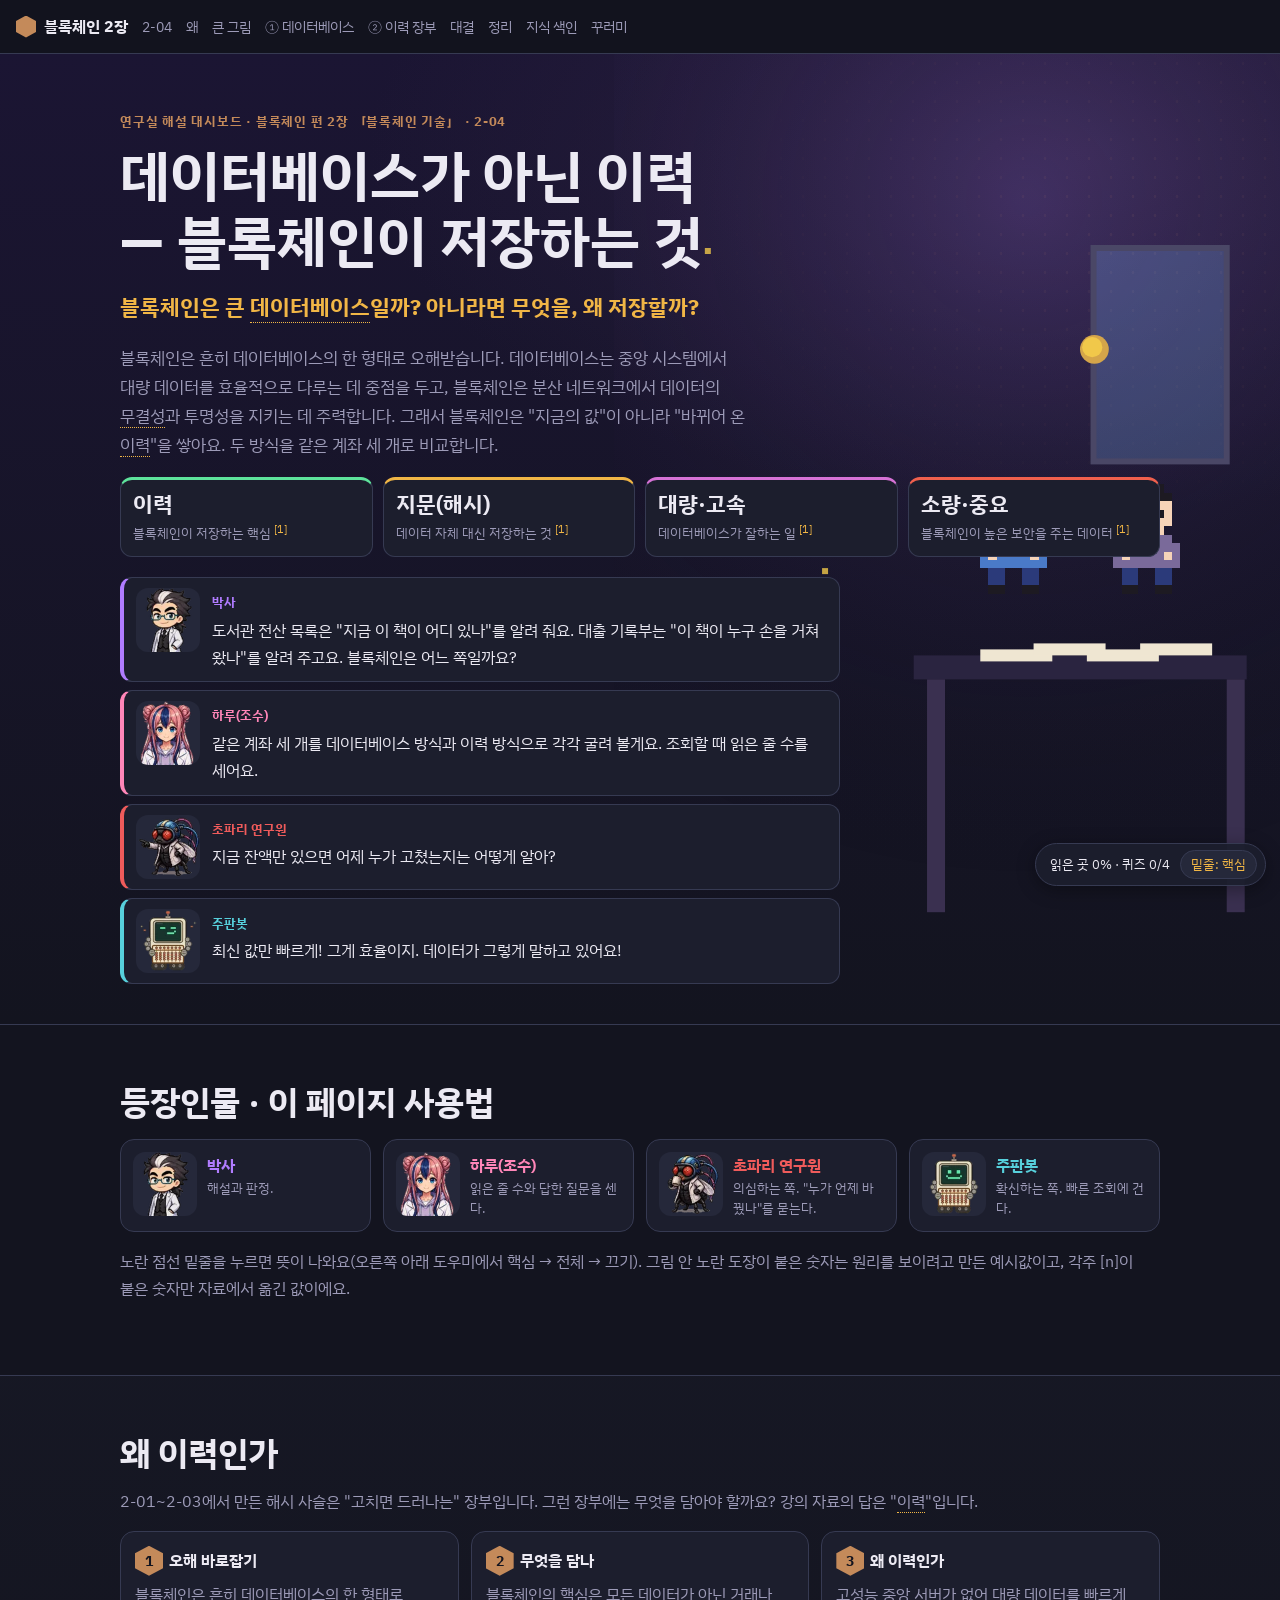
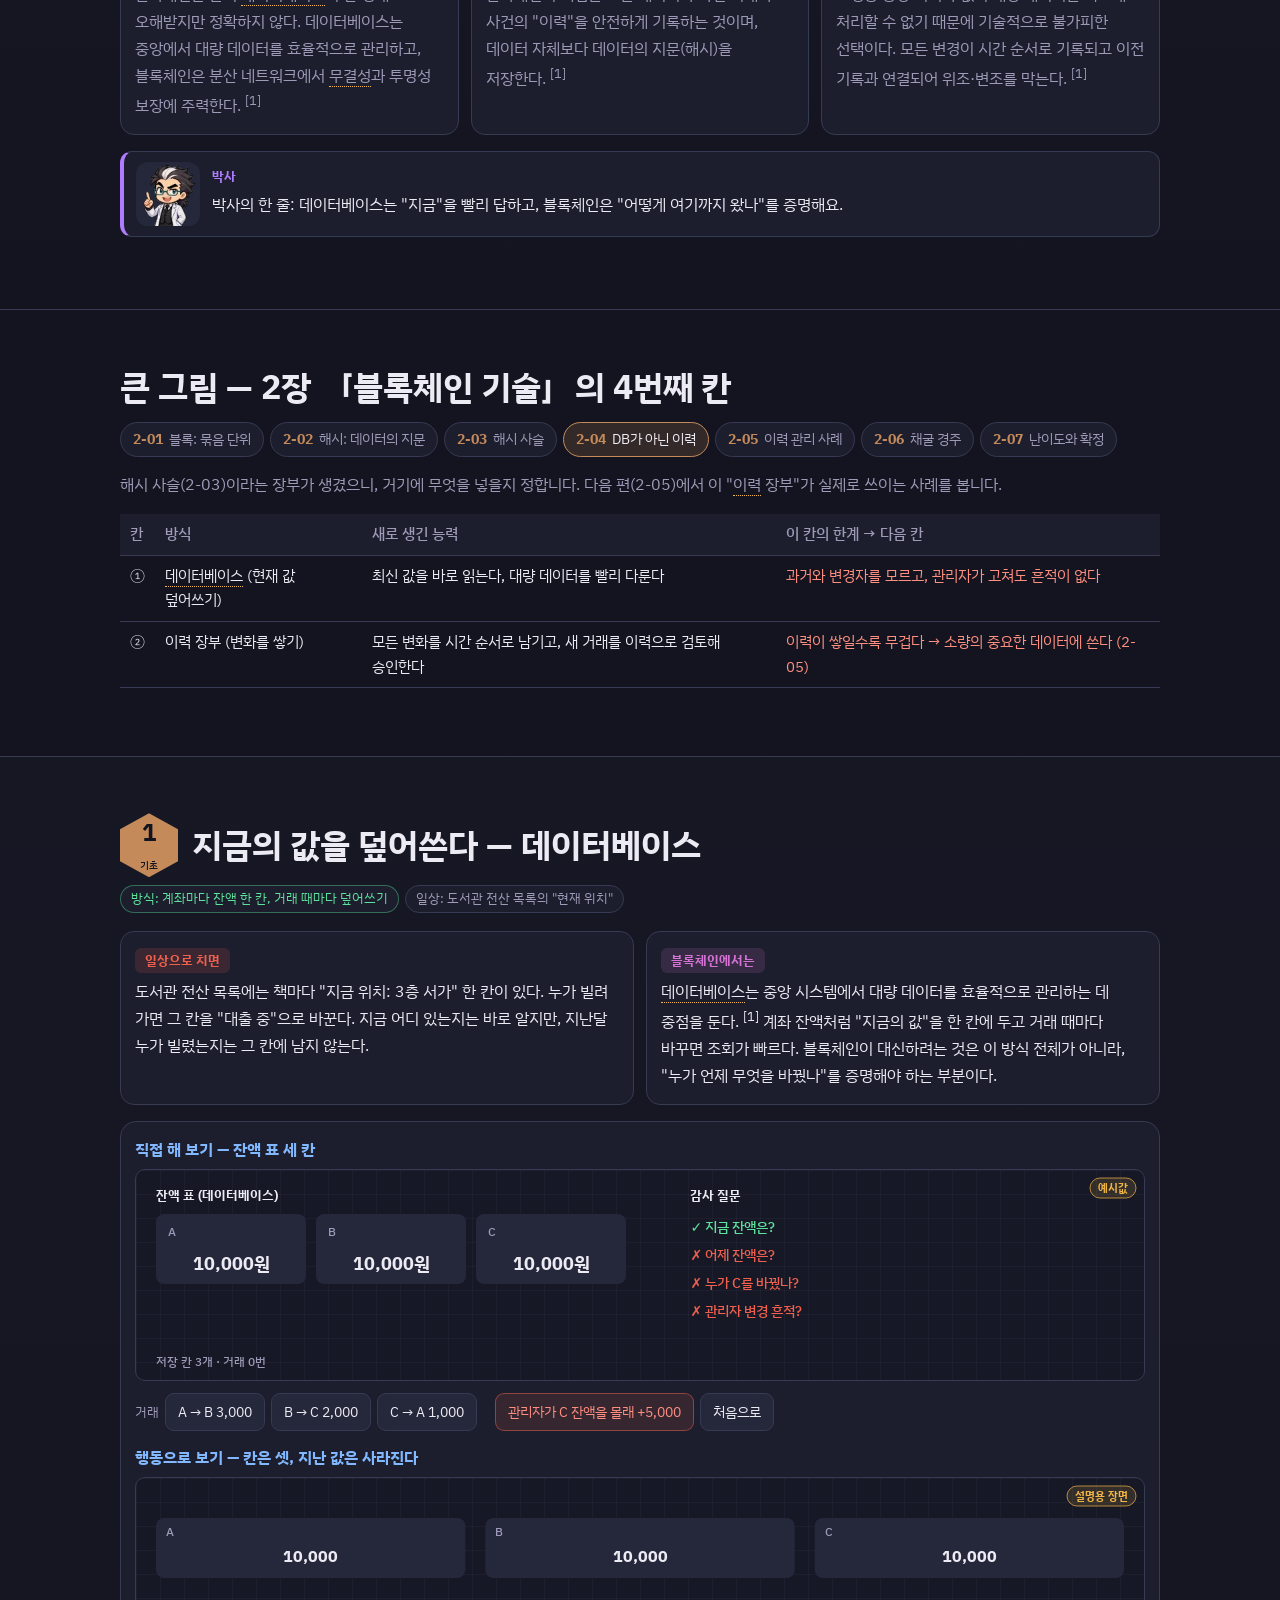
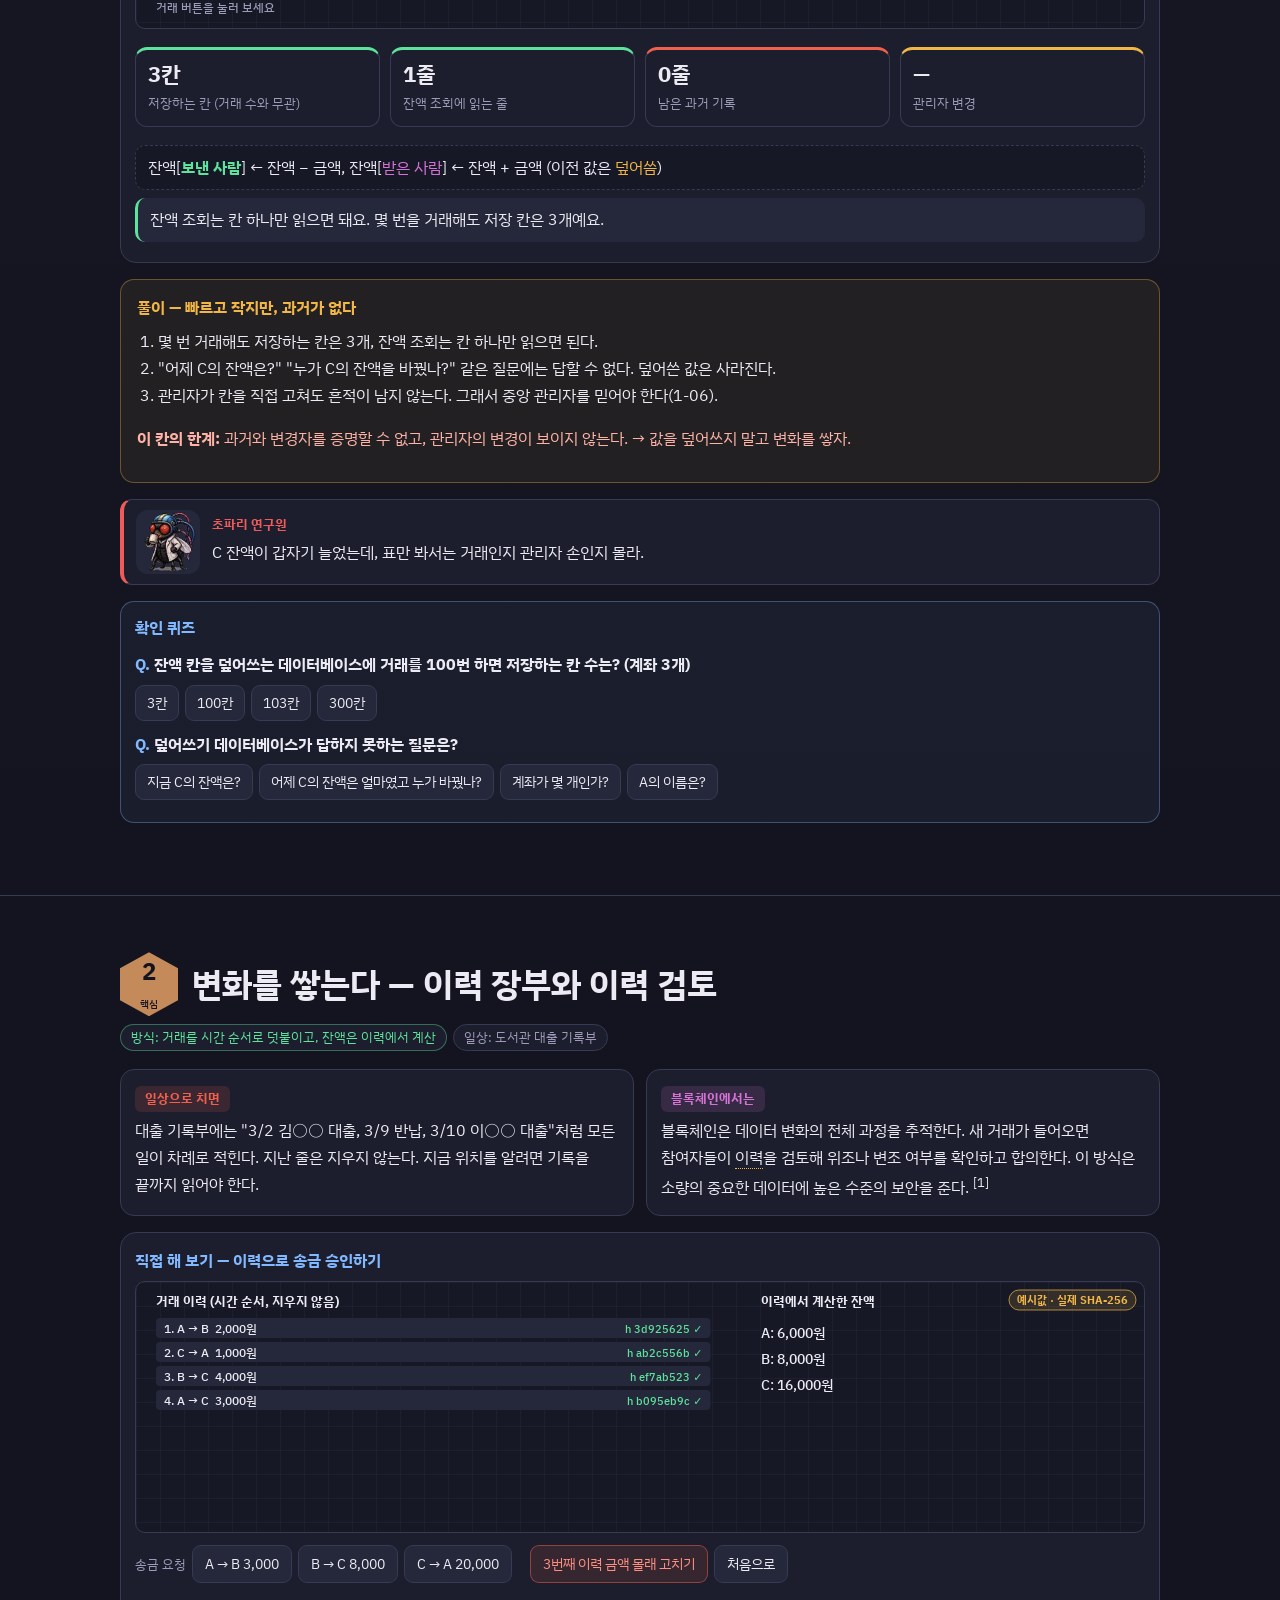
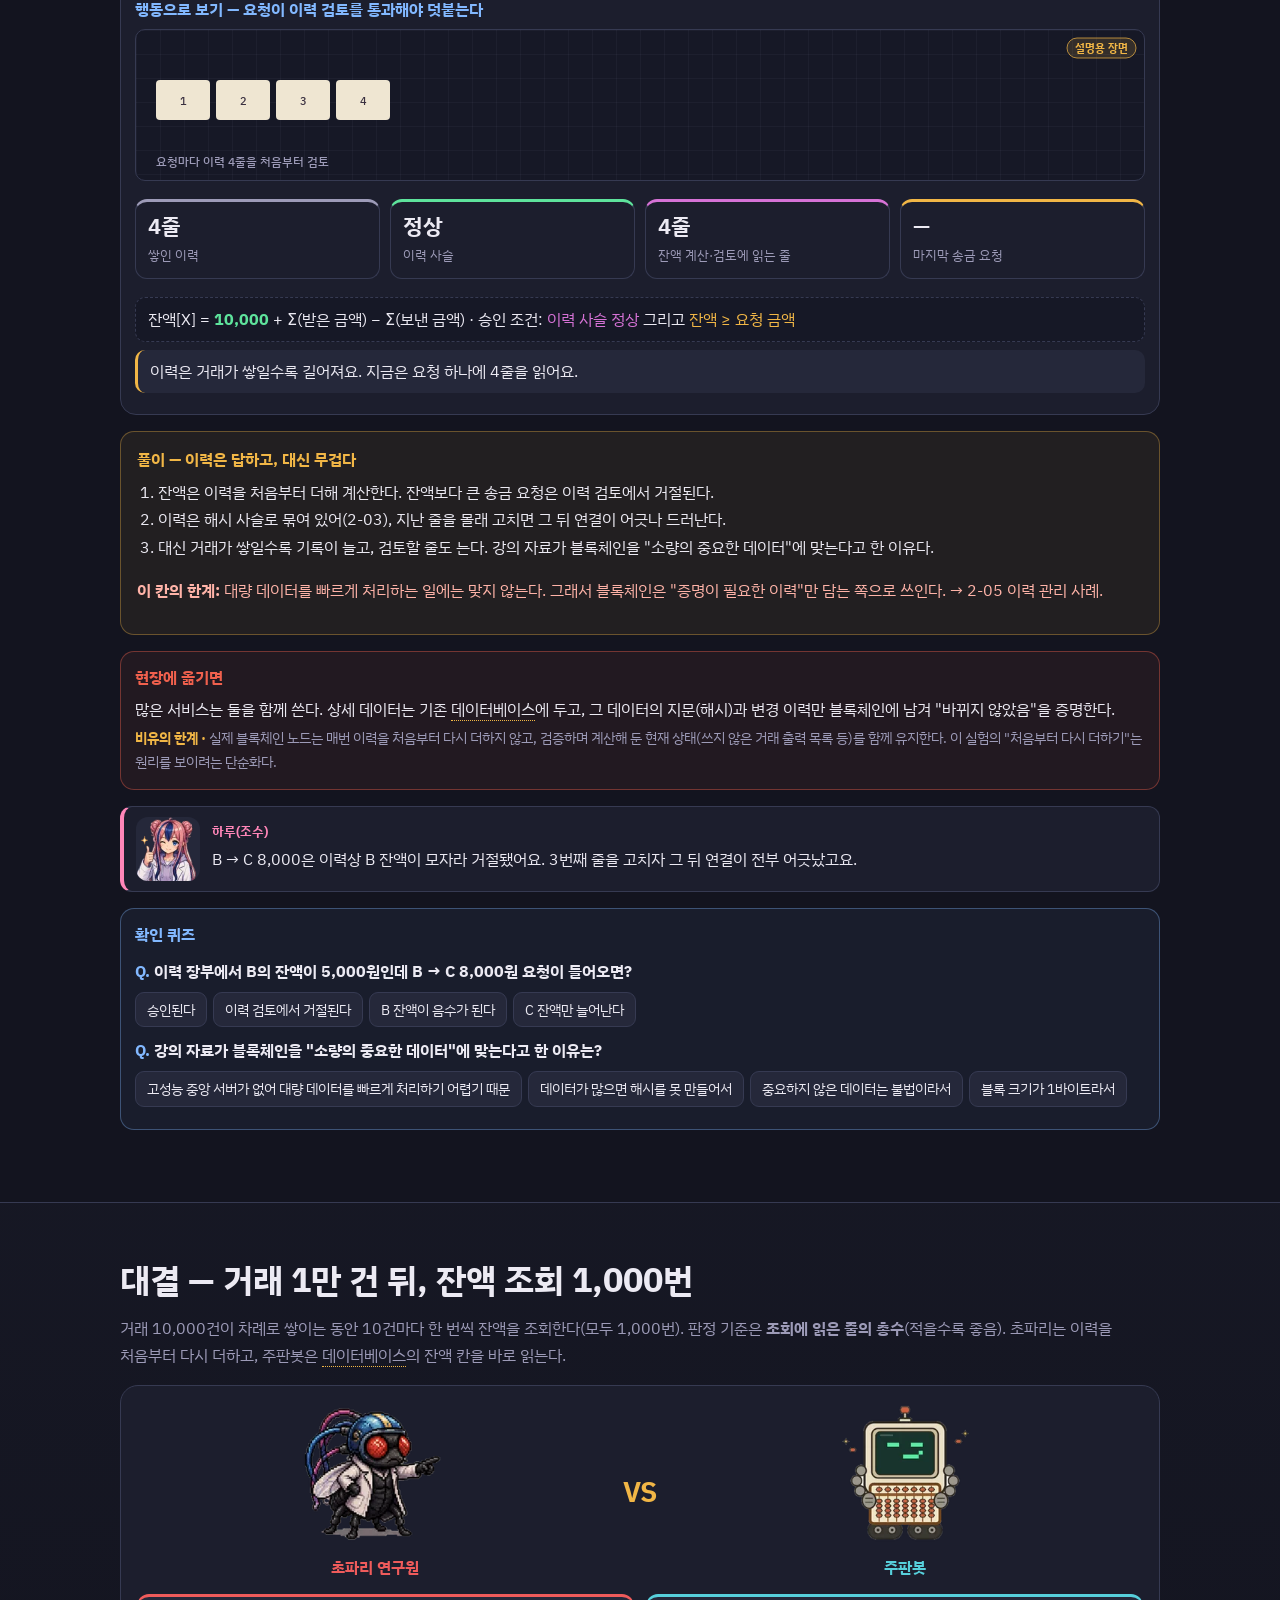
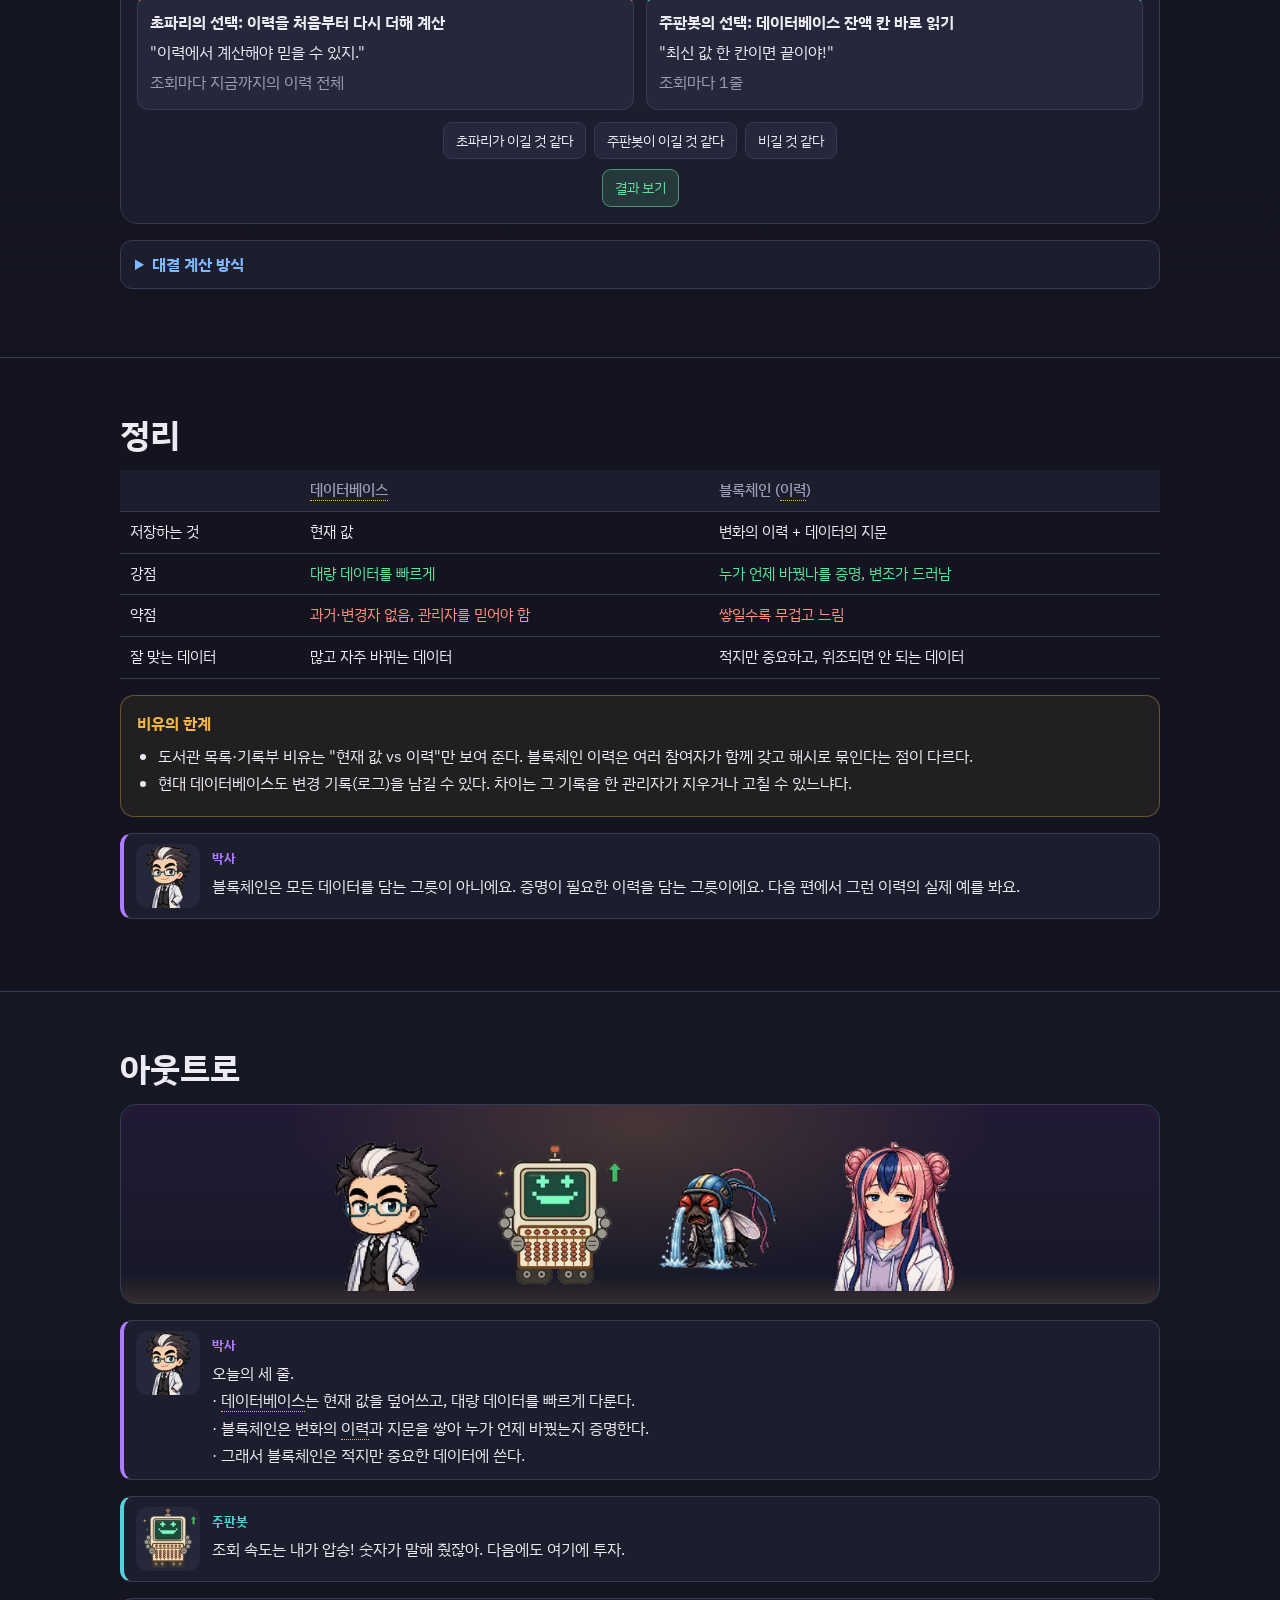
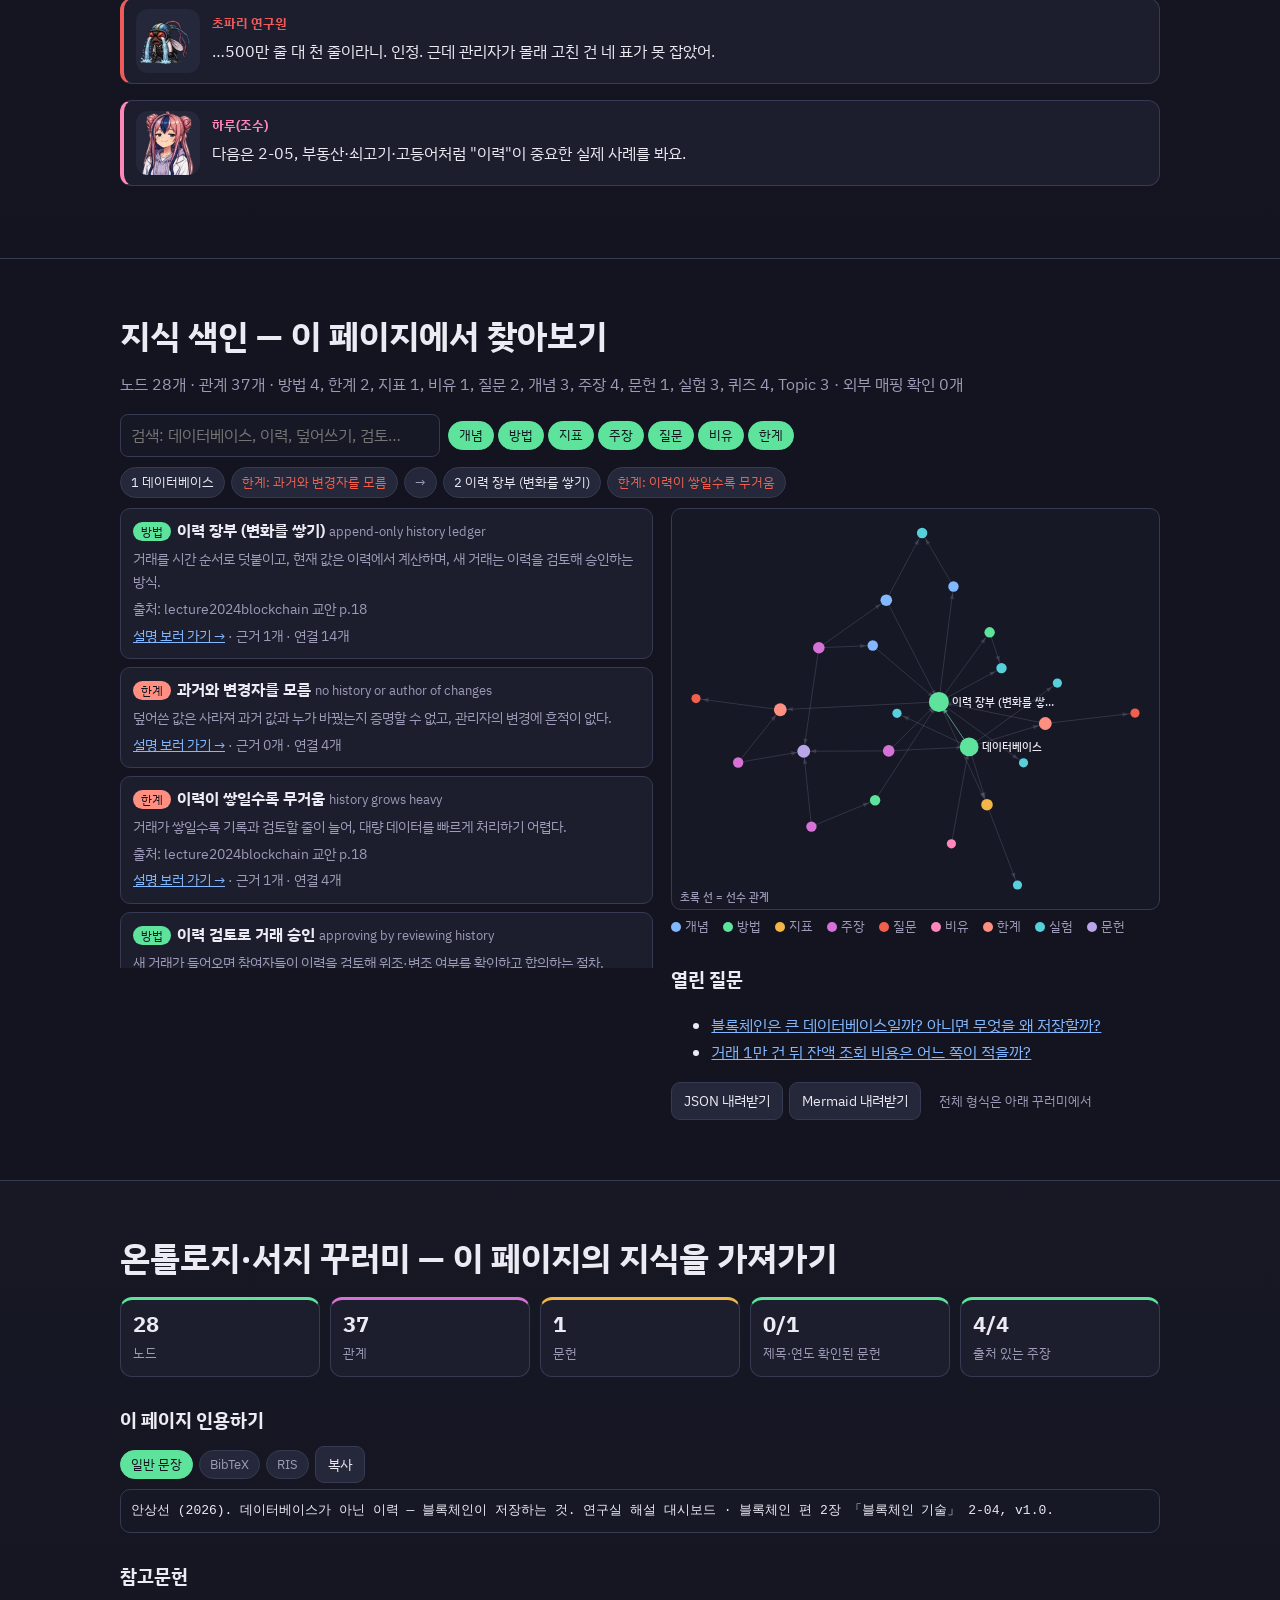
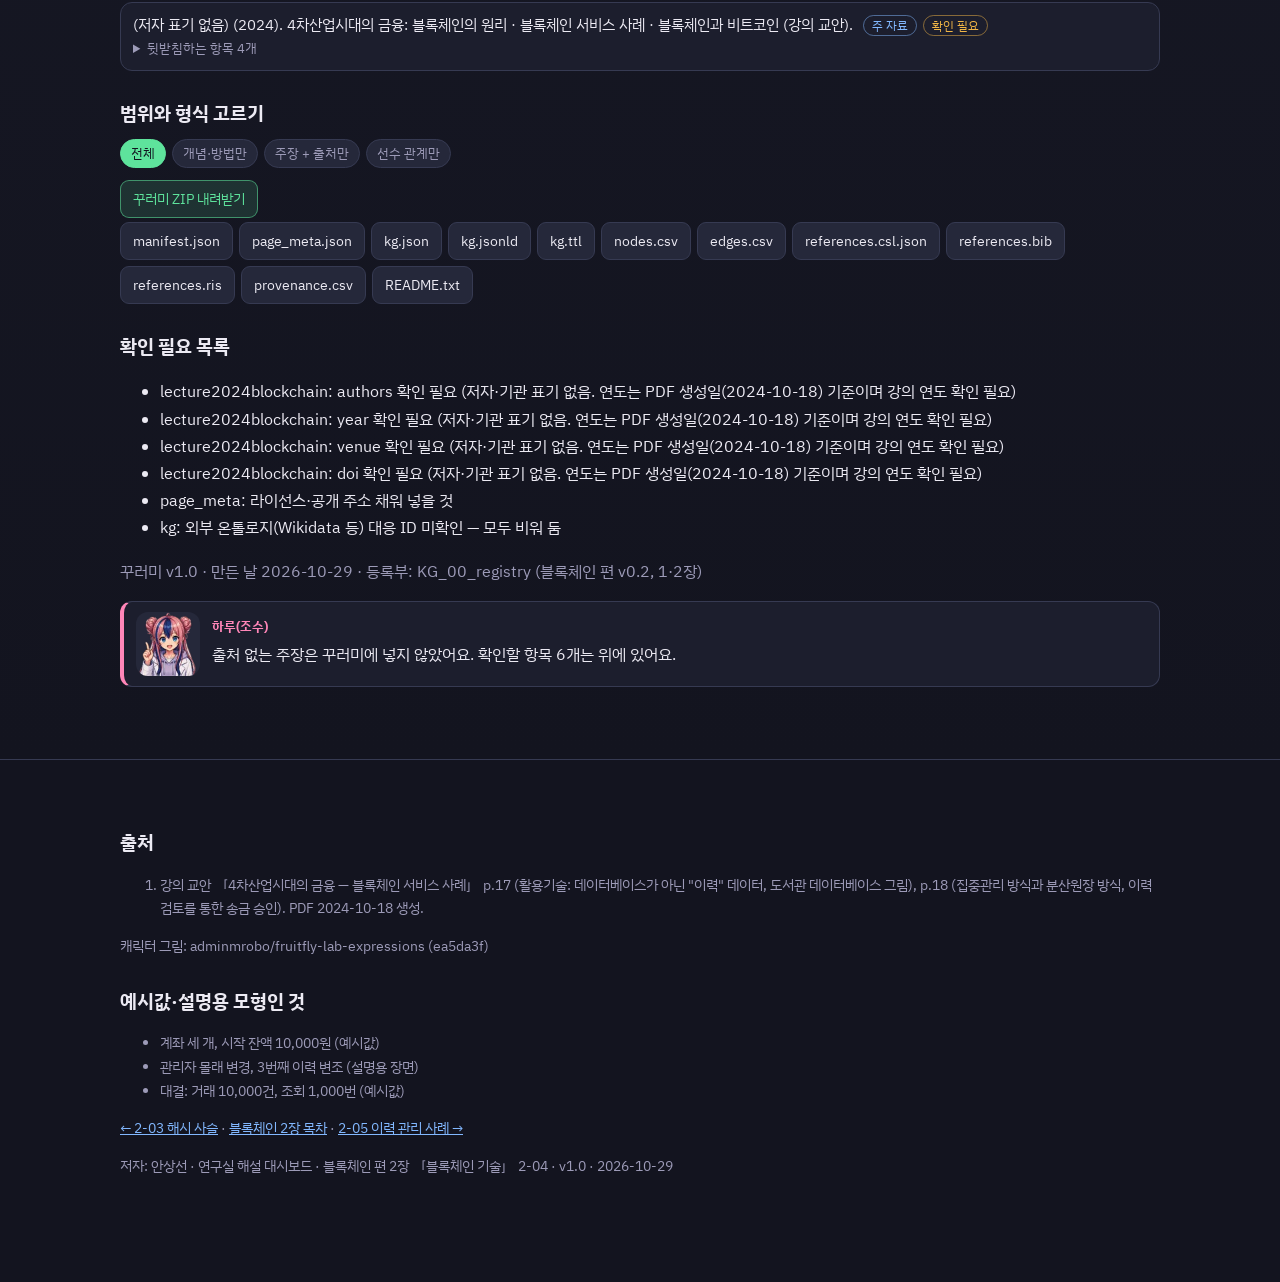
<file: 2-04_history-not-database.html>
<!DOCTYPE html><html lang="ko"><head>
<meta charset="utf-8">
<meta name="viewport" content="width=device-width, initial-scale=1, viewport-fit=cover">
<title>DB가 아닌 이력</title>
<meta name="description" content="현재 값을 덮어쓰는 데이터베이스와 변화의 이력을 쌓는 블록체인을 비교하며, 블록체인이 무엇을 잘하고 무엇에 약한지 직접 실험하는 해설 페이지">
<meta name="citation_title" content="데이터베이스가 아닌 이력 — 블록체인이 저장하는 것"><meta name="citation_author" content="안상선">
<meta name="citation_publication_date" content="2026/10/29"><meta name="citation_language" content="ko">
<meta name="dc.title" content="데이터베이스가 아닌 이력 — 블록체인이 저장하는 것"><meta name="dc.creator" content="안상선"><meta name="dc.date" content="2026-10-29">
<meta name="dc.language" content="ko"><meta name="dcterms.isPartOf" content="연구실 해설 대시보드 · 블록체인 편 2장 「블록체인 기술」"><meta name="dcterms.source" content="강의 교안 「블록체인 서비스 사례」 p.17–18">
<link rel="preconnect" href="https://fonts.googleapis.com"><link rel="preconnect" href="https://fonts.gstatic.com" crossorigin>
<link href="https://fonts.googleapis.com/css2?family=IBM+Plex+Sans+KR:wght@400;500;700&display=swap" rel="stylesheet">
<link rel="stylesheet" href="assets/lab.css">
</head><body>
<div id="prog" aria-hidden="true"></div>
<nav class="top" aria-label="섹션 바로가기">
  <a class="logo" href="index.html"><i></i>블록체인 2장</a><a class="l" href="#top">2-04</a>
  <a class="l" href="#why">왜</a><a class="l" href="#big">큰 그림</a><a class="l" href="#lv1">① 데이터베이스</a><a class="l" href="#lv2">② 이력 장부</a>
  <a class="l" href="#duel">대결</a><a class="l" href="#summary">정리</a><a class="l" href="#kg">지식 색인</a><a class="l" href="#export">꾸러미</a>
</nav>

<header class="hero" id="top">
  <div class="hex"></div>
  <div class="hero-bg" data-img="bg_2_04" role="img" aria-label="사무실 책상과 서류, 두 사람이 금화를 주고받는 픽셀 배경"><canvas id="heroCv" aria-hidden="true"></canvas></div>
  <div class="wrap">
    <div class="hero-text">
      <div class="eyebrow">연구실 해설 대시보드 · 블록체인 편 2장 「블록체인 기술」 · 2-04</div>
      <h1>데이터베이스가 아닌 이력<br>— 블록체인이 저장하는 것</h1>
      <p class="q">블록체인은 큰 데이터베이스일까? 아니라면 무엇을, 왜 저장할까?</p>
      <p class="lead">블록체인은 흔히 데이터베이스의 한 형태로 오해받습니다. 데이터베이스는 중앙 시스템에서 대량 데이터를 효율적으로 다루는 데 중점을 두고, 블록체인은 분산 네트워크에서 데이터의 무결성과 투명성을 지키는 데 주력합니다. 그래서 블록체인은 "지금의 값"이 아니라 "바뀌어 온 이력"을 쌓아요. 두 방식을 같은 계좌 세 개로 비교합니다.</p>
    </div>
    <section class="kpis" aria-label="숫자 요약"><div class="kpi g"><b>이력</b><span>블록체인이 저장하는 핵심 <sup>[1]</sup></span></div><div class="kpi a"><b>지문(해시)</b><span>데이터 자체 대신 저장하는 것 <sup>[1]</sup></span></div><div class="kpi m"><b>대량·고속</b><span>데이터베이스가 잘하는 일 <sup>[1]</sup></span></div><div class="kpi r"><b>소량·중요</b><span>블록체인이 높은 보안을 주는 데이터 <sup>[1]</sup></span></div></section>
    <div class="dialog" aria-label="캐릭터 대화"><div class="say " data-who="doc"><img class="who" data-who="doc" data-mood="think" data-img="doc_e09" alt="" aria-hidden="true"><div><b class="name">박사</b><p>도서관 전산 목록은 "지금 이 책이 어디 있나"를 알려 줘요. 대출 기록부는 "이 책이 누구 손을 거쳐 왔나"를 알려 주고요. 블록체인은 어느 쪽일까요?</p></div></div><div class="say " data-who="asst"><img class="who" data-who="asst" data-mood="smile" data-img="asst_e13" alt="" aria-hidden="true"><div><b class="name">하루(조수)</b><p>같은 계좌 세 개를 데이터베이스 방식과 이력 방식으로 각각 굴려 볼게요. 조회할 때 읽은 줄 수를 세어요.</p></div></div><div class="say " data-who="fly"><img class="who" data-who="fly" data-mood="point" data-img="fly_e08" alt="" aria-hidden="true"><div><b class="name">초파리 연구원</b><p>지금 잔액만 있으면 어제 누가 고쳤는지는 어떻게 알아?</p></div></div><div class="say " data-who="robo"><img class="who" data-who="robo" data-mood="coin" data-img="robo_e16" alt="" aria-hidden="true"><div><b class="name">주판봇</b><p>최신 값만 빠르게! 그게 효율이지. 데이터가 그렇게 말하고 있어요!</p></div></div></div>
  </div>
</header>

<section class="level" id="cast"><div class="wrap">
  <h2>등장인물 · 이 페이지 사용법</h2>
  <div class="cast"><div><img class="who" data-who="doc" data-mood="front" data-img="doc_e08" alt="" aria-hidden="true"><div><b style="color:var(--c-doc)">박사</b><small>해설과 판정.</small></div></div><div><img class="who" data-who="asst" data-mood="smile" data-img="asst_e13" alt="" aria-hidden="true"><div><b style="color:var(--c-asst)">하루(조수)</b><small>읽은 줄 수와 답한 질문을 센다.</small></div></div><div><img class="who" data-who="fly" data-mood="clip" data-img="fly_e10" alt="" aria-hidden="true"><div><b style="color:var(--c-fly)">초파리 연구원</b><small>의심하는 쪽. "누가 언제 바꿨나"를 묻는다.</small></div></div><div><img class="who" data-who="robo" data-mood="smile" data-img="robo_e13" alt="" aria-hidden="true"><div><b style="color:var(--c-robo)">주판봇</b><small>확신하는 쪽. 빠른 조회에 건다.</small></div></div></div>
  <p class="sub">노란 점선 밑줄을 누르면 뜻이 나와요(오른쪽 아래 도우미에서 핵심 → 전체 → 끄기). 그림 안 노란 도장이 붙은 숫자는 원리를 보이려고 만든 예시값이고, 각주 [n]이 붙은 숫자만 자료에서 옮긴 값이에요.</p>
</div></section>

<section class="level" id="why"><div class="wrap">
  <h2>왜 이력인가</h2>
  <p class="sub">2-01~2-03에서 만든 해시 사슬은 "고치면 드러나는" 장부입니다. 그런 장부에는 무엇을 담아야 할까요? 강의 자료의 답은 "이력"입니다.</p>
  <div class="steps"><div><b class="n">1</b><b>오해 바로잡기</b><p class="sub" style="margin:.3em 0 0">블록체인은 흔히 데이터베이스의 한 형태로 오해받지만 정확하지 않다. 데이터베이스는 중앙에서 대량 데이터를 효율적으로 관리하고, 블록체인은 분산 네트워크에서 무결성과 투명성 보장에 주력한다. <sup>[1]</sup></p></div><div><b class="n">2</b><b>무엇을 담나</b><p class="sub" style="margin:.3em 0 0">블록체인의 핵심은 모든 데이터가 아닌 거래나 사건의 "이력"을 안전하게 기록하는 것이며, 데이터 자체보다 데이터의 지문(해시)을 저장한다. <sup>[1]</sup></p></div><div><b class="n">3</b><b>왜 이력인가</b><p class="sub" style="margin:.3em 0 0">고성능 중앙 서버가 없어 대량 데이터를 빠르게 처리할 수 없기 때문에 기술적으로 불가피한 선택이다. 모든 변경이 시간 순서로 기록되고 이전 기록과 연결되어 위조·변조를 막는다. <sup>[1]</sup></p></div></div>
  <div class="say " data-who="doc"><img class="who" data-who="doc" data-mood="e07" data-img="doc_e07" alt="" aria-hidden="true"><div><b class="name">박사</b><p>박사의 한 줄: 데이터베이스는 "지금"을 빨리 답하고, 블록체인은 "어떻게 여기까지 왔나"를 증명해요.</p></div></div>
</div></section>

<section class="level" id="big"><div class="wrap">
  <h2>큰 그림 — 2장 「블록체인 기술」의 4번째 칸</h2>
  <nav class="path" aria-label="챕터 안 위치"><a class="pchip" href="2-01_block-bundle.html"><b>2-01</b> 블록: 묶음 단위</a><a class="pchip" href="2-02_hash-fingerprint.html"><b>2-02</b> 해시: 데이터의 지문</a><a class="pchip" href="2-03_hash-chain.html"><b>2-03</b> 해시 사슬</a><a class="pchip on" href="2-04_history-not-database.html" aria-current="page"><b>2-04</b> DB가 아닌 이력</a><a class="pchip" href="2-05_provenance-cases.html"><b>2-05</b> 이력 관리 사례</a><a class="pchip" href="2-06_mining-race.html"><b>2-06</b> 채굴 경주</a><a class="pchip" href="2-07_difficulty-and-confirmation.html"><b>2-07</b> 난이도와 확정</a></nav>
  <p class="sub">해시 사슬(2-03)이라는 장부가 생겼으니, 거기에 무엇을 넣을지 정합니다. 다음 편(2-05)에서 이 "이력 장부"가 실제로 쓰이는 사례를 봅니다.</p>
  <div class="tw"><table class="tb">
    <thead><tr><th>칸</th><th>방식</th><th>새로 생긴 능력</th><th>이 칸의 한계 → 다음 칸</th></tr></thead>
    <tbody><tr><td>①</td><td>데이터베이스 (현재 값 덮어쓰기)</td><td>최신 값을 바로 읽는다, 대량 데이터를 빨리 다룬다</td><td class="r">과거와 변경자를 모르고, 관리자가 고쳐도 흔적이 없다</td></tr><tr><td>②</td><td>이력 장부 (변화를 쌓기)</td><td>모든 변화를 시간 순서로 남기고, 새 거래를 이력으로 검토해 승인한다</td><td class="r">이력이 쌓일수록 무겁다 → 소량의 중요한 데이터에 쓴다 (2-05)</td></tr></tbody></table></div>
  
</div></section>

<section class="level" id="lv1"><div class="wrap">
  <div class="lvhead"><div class="hexno">1<small>기초</small></div><h2>지금의 값을 덮어쓴다 — 데이터베이스</h2>
    <p class="sub"><span class="lvtag g">방식: 계좌마다 잔액 한 칸, 거래 때마다 덮어쓰기</span><span class="lvtag ">일상: 도서관 전산 목록의 "현재 위치"</span></p></div>
  <div class="pair">
    <div><div class="tag fly">일상으로 치면</div><p>도서관 전산 목록에는 책마다 "지금 위치: 3층 서가" 한 칸이 있다. 누가 빌려 가면 그 칸을 "대출 중"으로 바꾼다. 지금 어디 있는지는 바로 알지만, 지난달 누가 빌렸는지는 그 칸에 남지 않는다.</p></div>
    <div><div class="tag nn">블록체인에서는</div><p>데이터베이스는 중앙 시스템에서 대량 데이터를 효율적으로 관리하는 데 중점을 둔다. <sup>[1]</sup> 계좌 잔액처럼 "지금의 값"을 한 칸에 두고 거래 때마다 바꾸면 조회가 빠르다. 블록체인이 대신하려는 것은 이 방식 전체가 아니라, "누가 언제 무엇을 바꿨나"를 증명해야 하는 부분이다.</p></div>
  </div>
  <section class="panel"><h3>직접 해 보기 — 잔액 표 세 칸</h3>
    <div class="cwrap"><canvas id="c1" aria-label="A, B, C 세 계좌의 잔액 칸과 감사 질문에 답할 수 있는지 표시한 그림"></canvas></div>
    <div class="ctrl"><div class="group"><span class="glabel">거래</span><button class="bt" data-tx="0,1,3000">A → B 3,000</button><button class="bt" data-tx="1,2,2000">B → C 2,000</button><button class="bt" data-tx="2,0,1000">C → A 1,000</button></div>
      <div class="group"><button class="bt warn" id="b1Admin">관리자가 C 잔액을 몰래 +5,000</button><button class="bt" id="b1Reset">처음으로</button></div></div>
    <h3>행동으로 보기 — 칸은 셋, 지난 값은 사라진다</h3>
    <div class="cwrap"><canvas id="c1b" class="wide" aria-label="거래가 일어날 때마다 잔액 칸의 숫자가 바뀌고 이전 숫자가 지워지는 장면"></canvas></div>
    <section class="kpis" id="k1"></section><div class="eq" id="eq1"></div><div class="insight" id="ins1" aria-live="polite"></div></section>
  <div class="explain"><h4>풀이 — 빠르고 작지만, 과거가 없다</h4>
    <ol><li>몇 번 거래해도 저장하는 칸은 3개, 잔액 조회는 칸 하나만 읽으면 된다.</li>
      <li>"어제 C의 잔액은?" "누가 C의 잔액을 바꿨나?" 같은 질문에는 답할 수 없다. 덮어쓴 값은 사라진다.</li>
      <li>관리자가 칸을 직접 고쳐도 흔적이 남지 않는다. 그래서 중앙 관리자를 믿어야 한다(1-06).</li></ol>
    <p class="limit"><b>이 칸의 한계:</b> 과거와 변경자를 증명할 수 없고, 관리자의 변경이 보이지 않는다. → 값을 덮어쓰지 말고 변화를 쌓자.</p></div>
  
  <div class="say " data-who="fly"><img class="who" data-who="fly" data-mood="magnify" data-img="fly_e07" alt="" aria-hidden="true"><div><b class="name">초파리 연구원</b><p>C 잔액이 갑자기 늘었는데, 표만 봐서는 거래인지 관리자 손인지 몰라.</p></div></div>
  <div class="quiz" data-quiz="lv1"></div>
</div></section>
<section class="level" id="lv2"><div class="wrap">
  <div class="lvhead"><div class="hexno">2<small>핵심</small></div><h2>변화를 쌓는다 — 이력 장부와 이력 검토</h2>
    <p class="sub"><span class="lvtag g">방식: 거래를 시간 순서로 덧붙이고, 잔액은 이력에서 계산</span><span class="lvtag ">일상: 도서관 대출 기록부</span></p></div>
  <div class="pair">
    <div><div class="tag fly">일상으로 치면</div><p>대출 기록부에는 "3/2 김○○ 대출, 3/9 반납, 3/10 이○○ 대출"처럼 모든 일이 차례로 적힌다. 지난 줄은 지우지 않는다. 지금 위치를 알려면 기록을 끝까지 읽어야 한다.</p></div>
    <div><div class="tag nn">블록체인에서는</div><p>블록체인은 데이터 변화의 전체 과정을 추적한다. 새 거래가 들어오면 참여자들이 이력을 검토해 위조나 변조 여부를 확인하고 합의한다. 이 방식은 소량의 중요한 데이터에 높은 수준의 보안을 준다. <sup>[1]</sup></p></div>
  </div>
  <section class="panel"><h3>직접 해 보기 — 이력으로 송금 승인하기</h3>
    <div class="cwrap"><canvas id="c2" aria-label="시간 순서로 쌓인 거래 이력 목록과, 이력에서 다시 계산한 잔액"></canvas></div>
    <div class="ctrl"><div class="group"><span class="glabel">송금 요청</span><button class="bt" data-rq="0,1,3000">A → B 3,000</button><button class="bt" data-rq="1,2,8000">B → C 8,000</button><button class="bt" data-rq="2,0,20000">C → A 20,000</button></div>
      <div class="group"><button class="bt warn" id="b2Old">3번째 이력 금액 몰래 고치기</button><button class="bt" id="b2Reset">처음으로</button></div></div>
    <h3>행동으로 보기 — 요청이 이력 검토를 통과해야 덧붙는다</h3>
    <div class="cwrap"><canvas id="c2b" class="wide" aria-label="송금 요청이 들어와 이력을 처음부터 훑는 검토를 거쳐 승인 또는 거절되는 장면"></canvas></div>
    <section class="kpis" id="k2"></section><div class="eq" id="eq2"></div><div class="insight" id="ins2" aria-live="polite"></div></section>
  <div class="explain"><h4>풀이 — 이력은 답하고, 대신 무겁다</h4>
    <ol><li>잔액은 이력을 처음부터 더해 계산한다. 잔액보다 큰 송금 요청은 이력 검토에서 거절된다.</li>
      <li>이력은 해시 사슬로 묶여 있어(2-03), 지난 줄을 몰래 고치면 그 뒤 연결이 어긋나 드러난다.</li>
      <li>대신 거래가 쌓일수록 기록이 늘고, 검토할 줄도 는다. 강의 자료가 블록체인을 "소량의 중요한 데이터"에 맞는다고 한 이유다.</li></ol>
    <p class="limit"><b>이 칸의 한계:</b> 대량 데이터를 빠르게 처리하는 일에는 맞지 않는다. 그래서 블록체인은 "증명이 필요한 이력"만 담는 쪽으로 쓰인다. → 2-05 이력 관리 사례.</p></div>
  <div class="bridge field"><h4>현장에 옮기면</h4><p>많은 서비스는 둘을 함께 쓴다. 상세 데이터는 기존 데이터베이스에 두고, 그 데이터의 지문(해시)과 변경 이력만 블록체인에 남겨 "바뀌지 않았음"을 증명한다.</p><p class="lim">실제 블록체인 노드는 매번 이력을 처음부터 다시 더하지 않고, 검증하며 계산해 둔 현재 상태(쓰지 않은 거래 출력 목록 등)를 함께 유지한다. 이 실험의 "처음부터 다시 더하기"는 원리를 보이려는 단순화다.</p></div>
  <div class="say " data-who="asst"><img class="who" data-who="asst" data-mood="e10" data-img="asst_e10" alt="" aria-hidden="true"><div><b class="name">하루(조수)</b><p>B → C 8,000은 이력상 B 잔액이 모자라 거절됐어요. 3번째 줄을 고치자 그 뒤 연결이 전부 어긋났고요.</p></div></div>
  <div class="quiz" data-quiz="lv2"></div>
</div></section>

<section class="level" id="duel"><div class="wrap">
  <h2>대결 — 거래 1만 건 뒤, 잔액 조회 1,000번</h2>
  <p class="sub">거래 10,000건이 차례로 쌓이는 동안 10건마다 한 번씩 잔액을 조회한다(모두 1,000번). 판정 기준은 <b>조회에 읽은 줄의 총수</b>(적을수록 좋음). 초파리는 이력을 처음부터 다시 더하고, 주판봇은 데이터베이스의 잔액 칸을 바로 읽는다.</p>
  <div class="duel" id="duelBox">
    <div class="duelhead">
      <div><img data-who="fly" data-mood="point" data-img="fly_e08" data-face="right" alt="" aria-hidden="true"><div style="color:var(--c-fly);font-weight:700">초파리 연구원</div></div>
      <div class="vs">VS</div>
      <div><img data-who="robo" data-mood="coin" data-img="robo_e16" data-face="left" alt="" aria-hidden="true"><div style="color:var(--c-robo);font-weight:700">주판봇</div></div>
    </div>
    <div class="choices">
      <div class="choice fly"><b>초파리의 선택: 이력을 처음부터 다시 더해 계산</b><p>"이력에서 계산해야 믿을 수 있지."</p><p class="sub" style="margin:0">조회마다 지금까지의 이력 전체</p></div>
      <div class="choice robo"><b>주판봇의 선택: 데이터베이스 잔액 칸 바로 읽기</b><p>"최신 값 한 칸이면 끝이야!"</p><p class="sub" style="margin:0">조회마다 1줄</p></div>
    </div>
    <div class="guess" role="group" aria-label="먼저 맞혀 보기">
      <button class="bt" data-g="F" aria-pressed="false">초파리가 이길 것 같다</button>
      <button class="bt" data-g="R" aria-pressed="false">주판봇이 이길 것 같다</button>
      <button class="bt" data-g="D" aria-pressed="false">비길 것 같다</button>
    </div>
    <div style="text-align:center"><button class="bt primary reveal">결과 보기</button></div>
    <div class="after">
      <div class="score"><span class="f">초파리 <i id="scF">0</i></span><span class="r">주판봇 <i id="scR">0</i></span></div>
      <div class="bars" aria-live="polite"></div>
      <div class="say asst" data-who="asst"><img class="who" data-who="asst" data-mood="firm" data-img="asst_e12" alt="" aria-hidden="true"><div><b class="name">하루(조수)</b><p>—</p></div></div>
      <div class="say verdict" data-who="doc"><img class="who" data-who="doc" data-mood="judge" data-img="doc_e10" alt="" aria-hidden="true"><div><b class="name">박사</b><p>—</p></div></div>
      <p id="guessFb" class="sub"></p>
      
    </div>
  </div>
  <details class="math"><summary>대결 계산 방식</summary><p>k번째 조회(10k건이 쌓인 뒤)에서 초파리는 10k줄을 읽는다. 모두 합하면 10 × (1 + 2 + … + 1000) = 5,005,000줄. 주판봇은 조회마다 1줄, 모두 1,000줄.</p><p class="lim">실제 노드는 계산해 둔 현재 상태를 함께 유지해 매번 다시 더하지 않는다. 이 대결은 "이력만 저장할 때의 비용"을 극단적으로 보인 것이다.</p></details>
</div></section>

<section class="level" id="summary"><div class="wrap">
  <h2>정리</h2>
  <div class="tw"><table class="tb"><thead><tr><th></th><th>데이터베이스</th><th>블록체인 (이력)</th></tr></thead><tbody>
   <tr><td>저장하는 것</td><td>현재 값</td><td>변화의 이력 + 데이터의 지문</td></tr>
   <tr><td>강점</td><td class="g">대량 데이터를 빠르게</td><td class="g">누가 언제 바꿨나를 증명, 변조가 드러남</td></tr>
   <tr><td>약점</td><td class="r">과거·변경자 없음, 관리자를 믿어야 함</td><td class="r">쌓일수록 무겁고 느림</td></tr>
   <tr><td>잘 맞는 데이터</td><td>많고 자주 바뀌는 데이터</td><td>적지만 중요하고, 위조되면 안 되는 데이터</td></tr></tbody></table></div>
   <div class="explain"><h4>비유의 한계</h4><ul><li>도서관 목록·기록부 비유는 "현재 값 vs 이력"만 보여 준다. 블록체인 이력은 여러 참여자가 함께 갖고 해시로 묶인다는 점이 다르다.</li><li>현대 데이터베이스도 변경 기록(로그)을 남길 수 있다. 차이는 그 기록을 한 관리자가 지우거나 고칠 수 있느냐다.</li></ul></div>
  <div class="say " data-who="doc"><img class="who" data-who="doc" data-mood="front" data-img="doc_e08" alt="" aria-hidden="true"><div><b class="name">박사</b><p>블록체인은 모든 데이터를 담는 그릇이 아니에요. 증명이 필요한 이력을 담는 그릇이에요. 다음 편에서 그런 이력의 실제 예를 봐요.</p></div></div>
</div></section>

<section class="level" id="outro"><div class="wrap">
  <h2>아웃트로</h2>
  <div class="stage" data-img="sc_2_04_outro" role="img" aria-label="무대 위에서 주판봇이 두 팔을 들고, 초파리 연구원이 폭포 눈물을 흘리며 인정하는 장면"><img data-who="doc" data-mood="front" data-img="doc_e08" alt="" aria-hidden="true"><img data-who="robo" data-mood="happy" data-img="robo_e12" alt="" aria-hidden="true"><img data-who="fly" data-mood="cry" data-img="fly_e21" alt="" aria-hidden="true"><img data-who="asst" data-mood="e16" data-img="asst_e16" alt="" aria-hidden="true"></div>
  <div class="say " data-who="doc"><img class="who" data-who="doc" data-mood="front" data-img="doc_e08" alt="" aria-hidden="true"><div><b class="name">박사</b><p>오늘의 세 줄.<br>· 데이터베이스는 현재 값을 덮어쓰고, 대량 데이터를 빠르게 다룬다.<br>· 블록체인은 변화의 이력과 지문을 쌓아 누가 언제 바꿨는지 증명한다.<br>· 그래서 블록체인은 적지만 중요한 데이터에 쓴다.</p></div></div><div class="say " data-who="robo"><img class="who" data-who="robo" data-mood="happy" data-img="robo_e12" alt="" aria-hidden="true"><div><b class="name">주판봇</b><p>조회 속도는 내가 압승! 숫자가 말해 줬잖아. 다음에도 여기에 투자.</p></div></div><div class="say " data-who="fly"><img class="who" data-who="fly" data-mood="cry" data-img="fly_e21" alt="" aria-hidden="true"><div><b class="name">초파리 연구원</b><p>…500만 줄 대 천 줄이라니. 인정. 근데 관리자가 몰래 고친 건 네 표가 못 잡았어.</p></div></div><div class="say " data-who="asst"><img class="who" data-who="asst" data-mood="e16" data-img="asst_e16" alt="" aria-hidden="true"><div><b class="name">하루(조수)</b><p>다음은 2-05, 부동산·쇠고기·고등어처럼 "이력"이 중요한 실제 사례를 봐요.</p></div></div>
</div></section>

<section class="level" id="kg"><div class="wrap">
  <h2>지식 색인 — 이 페이지에서 찾아보기</h2>
  <p class="sub" id="kgStats"></p>
  <div class="kgtools"><input type="text" id="kgQ" placeholder="검색: 데이터베이스, 이력, 덮어쓰기, 검토…" aria-label="지식 색인 검색"><div id="kgChips" role="group" aria-label="종류 필터"></div></div>
  <div class="flow" id="kgPath" aria-label="사다리 경로"></div>
  <div class="kggrid">
    <div class="kglist" id="kgList" aria-live="polite"></div>
    <div>
      <div class="cwrap"><canvas id="kgCv" aria-label="이 페이지 개념들의 관계 그래프. 노드를 누르면 목록에서 펼쳐진다"></canvas></div>
      <div class="legend" id="kgLegend"></div>
      <h3>열린 질문</h3><ul id="kgOpen"></ul>
      <div class="ctrl"><div class="group"><button class="bt" id="kgJson">JSON 내려받기</button><button class="bt" id="kgMmd">Mermaid 내려받기</button></div><span class="glabel">전체 형식은 아래 꾸러미에서</span></div>
    </div>
  </div>
</div></section>

<section class="level" id="export"><div class="wrap">
  <h2>온톨로지·서지 꾸러미 — 이 페이지의 지식을 가져가기</h2>
  <section class="kpis" id="exK"></section>
  <h3>이 페이지 인용하기</h3>
  <div class="group"><button class="chip" data-cf="text" aria-pressed="true">일반 문장</button><button class="chip" data-cf="bib" aria-pressed="false">BibTeX</button><button class="chip" data-cf="ris" aria-pressed="false">RIS</button><button class="bt" id="exCopy">복사</button></div>
  <pre class="cite" id="exCite"></pre>
  <h3>참고문헌</h3><div class="reflist" id="exRefs"></div>
  <h3>범위와 형식 고르기</h3>
  <div class="group" role="group" aria-label="범위"><button class="chip" data-sc="all" aria-pressed="true">전체</button><button class="chip" data-sc="concepts" aria-pressed="false">개념·방법만</button><button class="chip" data-sc="claims" aria-pressed="false">주장 + 출처만</button><button class="chip" data-sc="prereq" aria-pressed="false">선수 관계만</button></div>
  <div class="ctrl"><div class="group"><button class="bt primary" id="exZip">꾸러미 ZIP 내려받기</button></div></div>
  <div class="group" id="exFiles"></div>
  <div id="dlBox" class="panel"><h3 id="dlName">파일 내용</h3><p class="sub" style="margin:0">내려받기가 막힌 화면에서는 아래 내용을 복사해 같은 이름의 파일로 저장하세요.</p><div class="ctrl"><button class="bt" id="dlCopy">내용 복사</button><button class="bt" id="dlClose">닫기</button></div><pre class="cite" id="dlText"></pre></div>
  <h3>확인 필요 목록</h3><ul id="exTodo"></ul>
  <p class="sub" id="exVer"></p>
  <div class="say " data-who="asst"><img class="who" data-who="asst" data-mood="ledger" data-img="asst_e07" alt="" aria-hidden="true"><div><b class="name">하루(조수)</b><p><span id="exSay">출처 없는 주장은 꾸러미에 넣지 않았어요.</span></p></div></div>
</div></section>

<footer><div class="wrap">
  <h3>출처</h3><ol><li id="ref1">강의 교안 「4차산업시대의 금융 — 블록체인 서비스 사례」 p.17 (활용기술: 데이터베이스가 아닌 "이력" 데이터, 도서관 데이터베이스 그림), p.18 (집중관리 방식과 분산원장 방식, 이력 검토를 통한 송금 승인). PDF 2024-10-18 생성.</li></ol>
  <p>캐릭터 그림: adminmrobo/fruitfly-lab-expressions (ea5da3f)</p>
  <h3>예시값·설명용 모형인 것</h3><ul><li>계좌 세 개, 시작 잔액 10,000원 (예시값)</li><li>관리자 몰래 변경, 3번째 이력 변조 (설명용 장면)</li><li>대결: 거래 10,000건, 조회 1,000번 (예시값)</li></ul>
  <p class="pn"><a href="2-03_hash-chain.html">← 2-03 해시 사슬</a> · <a href="index.html">블록체인 2장 목차</a> · <a href="2-05_provenance-cases.html">2-05 이력 관리 사례 →</a></p>
  <p>저자: 안상선 · 연구실 해설 대시보드 · 블록체인 편 2장 「블록체인 기술」 2-04 · v1.0 · 2026-10-29</p>
</div></footer>

<div id="tip" role="tooltip"></div>
<div id="study" aria-live="polite"><span id="stTxt">읽은 곳 0% · 퀴즈 0/0</span><button id="stBtn">밑줄: 핵심</button></div>
<script type="application/json" id="gloss-data">[["데이터베이스", "데이터베이스 (database)", "구조", "대량의 데이터를 중앙 시스템에서 효율적으로 저장·검색·수정하도록 관리하는 체계.", "lab:method/database", "#lv1", true], ["이력", "이력 (history)", "기록", "데이터가 바뀌어 온 전체 과정. 블록체인은 현재 값보다 변화의 이력을 시간 순서대로 쌓는다.", "lab:concept/history-record", "#lv2", true], ["무결성", "무결성 (integrity)", "보안", "데이터가 허락 없이 바뀌지 않았음이 보장되는 성질.", "lab:concept/integrity", "#why", true], ["해시", "해시 (hash)", "암호", "임의 길이의 데이터를 고정 길이 문자열로 바꾸는 단방향 함수의 결과. 입력이 조금만 바뀌어도 전혀 다른 값이 나온다.", "lab:concept/hash-function", "#why", false], ["분산원장", "분산원장 (distributed ledger)", "구조", "같은 거래 장부를 네트워크 참여자들이 각자 한 부씩 저장하고 함께 검증하는 방식.", "lab:method/distributed-ledger", "#lv2", false]]</script>
<script type="application/json" id="quiz-data">{"lv1": [{"q": "잔액 칸을 덮어쓰는 데이터베이스에 거래를 100번 하면 저장하는 칸 수는? (계좌 3개)", "o": ["3칸", "100칸", "103칸", "300칸"], "a": 0, "why": "계좌마다 한 칸, 거래가 몇 번이든 덮어써요.", "hint": "KPI의 저장 칸.", "c": "lab:method/database"}, {"q": "덮어쓰기 데이터베이스가 답하지 못하는 질문은?", "o": ["지금 C의 잔액은?", "어제 C의 잔액은 얼마였고 누가 바꿨나?", "계좌가 몇 개인가?", "A의 이름은?"], "a": 1, "why": "덮어쓴 값과 변경자는 남지 않아요.", "hint": "과거와 변경자.", "c": "lab:limitation/no-history"}], "lv2": [{"q": "이력 장부에서 B의 잔액이 5,000원인데 B → C 8,000원 요청이 들어오면?", "o": ["승인된다", "이력 검토에서 거절된다", "B 잔액이 음수가 된다", "C 잔액만 늘어난다"], "a": 1, "why": "이력으로 계산한 잔액보다 큰 송금은 검토에서 걸러져요.", "hint": "이력에서 다시 계산한 잔액.", "c": "lab:method/history-ledger"}, {"q": "강의 자료가 블록체인을 \"소량의 중요한 데이터\"에 맞는다고 한 이유는?", "o": ["고성능 중앙 서버가 없어 대량 데이터를 빠르게 처리하기 어렵기 때문", "데이터가 많으면 해시를 못 만들어서", "중요하지 않은 데이터는 불법이라서", "블록 크기가 1바이트라서"], "a": 0, "why": "맞아요. 이력을 쌓고 모두가 검토하는 대가로 속도와 용량을 내줘요.", "hint": "교안 p.18.", "c": "lab:limitation/history-weight"}]}</script>
<script type="application/json" id="kg-raw">{"version": "1.0", "page": "2-04_history-not-database", "created": "2026-10-29", "registry": "KG_00_registry (블록체인 편 v0.2, 1·2장)", "ladder": ["lab:method/database", "lab:method/history-ledger"], "nodes": [{"id": "lab:method/history-ledger", "type": "Method", "label": {"ko": "이력 장부 (변화를 쌓기)", "en": "append-only history ledger"}, "page": "2-04_history-not-database", "anchor": "#lv2", "family": "systems", "anchorType": "D", "flyStrength": "none", "status": "known", "confidence": "high", "coverage": "explained", "definition": {"ko": "거래를 시간 순서로 덧붙이고, 현재 값은 이력에서 계산하며, 새 거래는 이력을 검토해 승인하는 방식."}, "level": 3, "source": [{"cite": "lecture2024blockchain", "loc": "교안 p.18"}], "match": [{"scheme": "wikidata", "id": "", "rel": "closeMatch", "verified": false}], "domain": ["fin"]}, {"id": "lab:limitation/no-history", "type": "Limitation", "label": {"ko": "과거와 변경자를 모름", "en": "no history or author of changes"}, "page": "2-04_history-not-database", "anchor": "#lv1", "family": "systems", "anchorType": "D", "flyStrength": "none", "status": "known", "confidence": "high", "coverage": "explained", "definition": {"ko": "덮어쓴 값은 사라져 과거 값과 누가 바꿨는지 증명할 수 없고, 관리자의 변경에 흔적이 없다."}, "level": 2, "match": [{"scheme": "wikidata", "id": "", "rel": "closeMatch", "verified": false}], "domain": ["fin"]}, {"id": "lab:limitation/history-weight", "type": "Limitation", "label": {"ko": "이력이 쌓일수록 무거움", "en": "history grows heavy"}, "page": "2-04_history-not-database", "anchor": "#lv2", "family": "systems", "anchorType": "D", "flyStrength": "none", "status": "known", "confidence": "high", "coverage": "explained", "definition": {"ko": "거래가 쌓일수록 기록과 검토할 줄이 늘어, 대량 데이터를 빠르게 처리하기 어렵다."}, "level": 3, "source": [{"cite": "lecture2024blockchain", "loc": "교안 p.18"}], "match": [{"scheme": "wikidata", "id": "", "rel": "closeMatch", "verified": false}], "domain": ["fin"]}, {"id": "lab:method/history-review", "type": "Method", "label": {"ko": "이력 검토로 거래 승인", "en": "approving by reviewing history"}, "page": "2-04_history-not-database", "anchor": "#lv2", "family": "systems", "anchorType": "D", "flyStrength": "none", "status": "known", "confidence": "high", "coverage": "explained", "definition": {"ko": "새 거래가 들어오면 참여자들이 이력을 검토해 위조·변조 여부를 확인하고 합의하는 절차."}, "level": 3, "source": [{"cite": "lecture2024blockchain", "loc": "교안 p.18"}], "match": [{"scheme": "wikidata", "id": "", "rel": "closeMatch", "verified": false}], "domain": ["fin"]}, {"id": "lab:metric/rows-read", "type": "Metric", "label": {"ko": "조회에 읽은 줄 수", "en": "rows read per query"}, "page": "2-04_history-not-database", "anchor": "#duel", "family": "systems", "anchorType": "D", "flyStrength": "none", "status": "known", "confidence": "high", "coverage": "explained", "definition": {"ko": "잔액을 알아내려고 읽어야 하는 기록의 줄 수."}, "level": 2, "match": [{"scheme": "wikidata", "id": "", "rel": "closeMatch", "verified": false}], "domain": ["fin"]}, {"id": "lab:analogy/library", "type": "Analogy", "label": {"ko": "도서관 목록 ↔ 데이터베이스, 대출 기록부 ↔ 이력 장부", "en": "library catalog vs loan log"}, "page": "2-04_history-not-database", "anchor": "#lv1", "family": "systems", "anchorType": "D", "flyStrength": "none", "status": "known", "confidence": "high", "coverage": "explained", "definition": {"ko": "현재 위치만 적힌 목록과 모든 대출·반납이 차례로 적힌 기록부."}, "level": 1, "match": [{"scheme": "wikidata", "id": "", "rel": "closeMatch", "verified": false}], "domain": ["fin"]}, {"id": "lab:question/core", "type": "Question", "label": {"ko": "블록체인은 큰 데이터베이스일까? 아니면 무엇을 왜 저장할까?", "en": "Is a blockchain a big database?"}, "page": "2-04_history-not-database", "anchor": "#top", "family": "systems", "anchorType": "D", "flyStrength": "none", "status": "known", "confidence": "high", "coverage": "explained", "level": 2, "match": [{"scheme": "wikidata", "id": "", "rel": "closeMatch", "verified": false}], "domain": ["fin"]}, {"id": "lab:question/duel", "type": "Question", "label": {"ko": "거래 1만 건 뒤 잔액 조회 비용은 어느 쪽이 적을까?", "en": "Which is cheaper for balance queries?"}, "page": "2-04_history-not-database", "anchor": "#duel", "family": "systems", "anchorType": "D", "flyStrength": "none", "status": "known", "confidence": "high", "coverage": "explained", "level": 2, "match": [{"scheme": "wikidata", "id": "", "rel": "closeMatch", "verified": false}], "domain": ["fin"]}, {"id": "lab:method/database", "type": "Method", "label": {"ko": "데이터베이스", "en": "database"}, "page": "2-04_history-not-database", "anchor": "#lv1", "family": "systems", "anchorType": "D", "flyStrength": "none", "status": "known", "confidence": "high", "coverage": "explained", "definition": {"ko": "대량의 데이터를 중앙 시스템에서 효율적으로 저장·검색·수정하도록 관리하는 체계."}, "match": [{"scheme": "wikidata", "id": "", "rel": "closeMatch", "verified": false}], "domain": ["fin", "data"]}, {"id": "lab:concept/history-record", "type": "Concept", "label": {"ko": "이력", "en": "history"}, "page": "2-04_history-not-database", "anchor": "#lv2", "family": "systems", "anchorType": "D", "flyStrength": "none", "status": "known", "confidence": "high", "coverage": "explained", "definition": {"ko": "데이터가 바뀌어 온 전체 과정. 블록체인은 현재 값보다 변화의 이력을 시간 순서대로 쌓는다."}, "match": [{"scheme": "wikidata", "id": "", "rel": "closeMatch", "verified": false}], "domain": ["fin"]}, {"id": "lab:concept/integrity", "type": "Concept", "label": {"ko": "무결성", "en": "integrity"}, "page": "2-04_history-not-database", "anchor": "#why", "family": "systems", "anchorType": "D", "flyStrength": "none", "status": "known", "confidence": "high", "coverage": "explained", "definition": {"ko": "데이터가 허락 없이 바뀌지 않았음이 보장되는 성질."}, "match": [{"scheme": "wikidata", "id": "", "rel": "closeMatch", "verified": false}], "domain": ["fin"]}, {"id": "lab:concept/hash-function", "type": "Concept", "label": {"ko": "해시", "en": "hash"}, "page": "2-04_history-not-database", "anchor": "#why", "family": "systems", "anchorType": "D", "flyStrength": "none", "status": "known", "confidence": "high", "coverage": "explained", "definition": {"ko": "임의 길이의 데이터를 고정 길이 문자열로 바꾸는 단방향 함수의 결과. 입력이 조금만 바뀌어도 전혀 다른 값이 나온다."}, "match": [{"scheme": "wikidata", "id": "", "rel": "closeMatch", "verified": false}], "domain": ["fin"]}, {"id": "lab:method/distributed-ledger", "type": "Method", "label": {"ko": "분산원장", "en": "distributed ledger"}, "page": "2-04_history-not-database", "anchor": "#lv2", "family": "systems", "anchorType": "D", "flyStrength": "none", "status": "known", "confidence": "high", "coverage": "explained", "definition": {"ko": "같은 거래 장부를 네트워크 참여자들이 각자 한 부씩 저장하고 함께 검증하는 방식."}, "match": [{"scheme": "wikidata", "id": "", "rel": "closeMatch", "verified": false}], "domain": ["fin"]}, {"id": "lab:claim/not-database", "type": "Claim", "label": {"ko": "블록체인은 데이터베이스의 한 형태로 오해받지만, 데이터베이스는 중앙의 대량 데이터 관리에, 블록체인은 분산 네트워크의 무결성·투명성에 주력한다", "en": "not-database"}, "page": "2-04_history-not-database", "anchor": "#why", "family": "systems", "anchorType": "D", "flyStrength": "none", "status": "known", "confidence": "high", "coverage": "explained", "source": [{"cite": "lecture2024blockchain", "loc": "교안 p.17"}], "evidence": ["F01"], "match": [{"scheme": "wikidata", "id": "", "rel": "closeMatch", "verified": false}], "domain": ["fin"]}, {"id": "lab:claim/stores-history", "type": "Claim", "label": {"ko": "블록체인의 핵심은 거래나 사건의 이력을 안전하게 기록하는 것이며 데이터 자체보다 지문(해시)을 저장한다", "en": "stores-history"}, "page": "2-04_history-not-database", "anchor": "#why", "family": "systems", "anchorType": "D", "flyStrength": "none", "status": "known", "confidence": "high", "coverage": "explained", "source": [{"cite": "lecture2024blockchain", "loc": "교안 p.17"}], "evidence": ["F02"], "match": [{"scheme": "wikidata", "id": "", "rel": "closeMatch", "verified": false}], "domain": ["fin"]}, {"id": "lab:claim/history-why", "type": "Claim", "label": {"ko": "고성능 중앙 서버가 없어 대량 데이터를 빠르게 처리할 수 없기 때문에 이력 저장은 기술적으로 불가피한 선택이다", "en": "history-why"}, "page": "2-04_history-not-database", "anchor": "#why", "family": "systems", "anchorType": "D", "flyStrength": "none", "status": "known", "confidence": "high", "coverage": "explained", "source": [{"cite": "lecture2024blockchain", "loc": "교안 p.18"}], "evidence": ["F03"], "match": [{"scheme": "wikidata", "id": "", "rel": "closeMatch", "verified": false}], "domain": ["fin"]}, {"id": "lab:claim/review-consensus", "type": "Claim", "label": {"ko": "새 거래나 데이터가 추가될 때마다 참여자들이 이력을 검토해 위조·변조를 확인하고 합의하며, 소량의 중요한 데이터에 높은 보안을 준다", "en": "review-consensus"}, "page": "2-04_history-not-database", "anchor": "#lv2", "family": "systems", "anchorType": "D", "flyStrength": "none", "status": "known", "confidence": "high", "coverage": "explained", "source": [{"cite": "lecture2024blockchain", "loc": "교안 p.18"}], "evidence": ["F04"], "match": [{"scheme": "wikidata", "id": "", "rel": "closeMatch", "verified": false}], "domain": ["fin"]}, {"id": "lab:work/lecture2024blockchain", "type": "Work", "label": {"ko": "강의 교안: 블록체인의 원리", "en": "Lecture notes: principles of blockchain"}, "page": "2-04_history-not-database", "anchor": "#ref1", "family": "systems", "anchorType": "D", "flyStrength": "none", "status": "known", "confidence": "high", "coverage": "explained", "match": [{"scheme": "wikidata", "id": "", "rel": "closeMatch", "verified": false}]}, {"id": "lab:simulation/overwrite-db", "type": "Simulation", "label": {"ko": "잔액 덮어쓰기 실험", "en": "overwrite-db"}, "page": "2-04_history-not-database", "anchor": "#lv1", "family": "systems", "anchorType": "D", "flyStrength": "none", "status": "known", "confidence": "high", "coverage": "explained", "match": [{"scheme": "wikidata", "id": "", "rel": "closeMatch", "verified": false}], "domain": ["fin"]}, {"id": "lab:simulation/history-approve", "type": "Simulation", "label": {"ko": "이력 검토 송금 실험", "en": "history-approve"}, "page": "2-04_history-not-database", "anchor": "#lv2", "family": "systems", "anchorType": "D", "flyStrength": "none", "status": "known", "confidence": "high", "coverage": "explained", "match": [{"scheme": "wikidata", "id": "", "rel": "closeMatch", "verified": false}], "domain": ["fin"]}, {"id": "lab:simulation/duel-queries", "type": "Simulation", "label": {"ko": "잔액 조회 비용 대결", "en": "duel-queries"}, "page": "2-04_history-not-database", "anchor": "#duel", "family": "systems", "anchorType": "D", "flyStrength": "none", "status": "known", "confidence": "high", "coverage": "explained", "match": [{"scheme": "wikidata", "id": "", "rel": "closeMatch", "verified": false}], "domain": ["fin"]}, {"id": "lab:quiz/2-04-lv1-1", "type": "QuizItem", "label": {"ko": "잔액 칸을 덮어쓰는 데이터베이스에 거래를 100번 하면 저장하는 칸 수는? (계좌 3개)", "en": "quiz 2-04 lv1-1"}, "page": "2-04_history-not-database", "anchor": "#lv1", "family": "systems", "anchorType": "D", "flyStrength": "none", "status": "known", "confidence": "high", "coverage": "explained", "match": [{"scheme": "wikidata", "id": "", "rel": "closeMatch", "verified": false}]}, {"id": "lab:quiz/2-04-lv1-2", "type": "QuizItem", "label": {"ko": "덮어쓰기 데이터베이스가 답하지 못하는 질문은?", "en": "quiz 2-04 lv1-2"}, "page": "2-04_history-not-database", "anchor": "#lv1", "family": "systems", "anchorType": "D", "flyStrength": "none", "status": "known", "confidence": "high", "coverage": "explained", "match": [{"scheme": "wikidata", "id": "", "rel": "closeMatch", "verified": false}]}, {"id": "lab:quiz/2-04-lv2-1", "type": "QuizItem", "label": {"ko": "이력 장부에서 B의 잔액이 5,000원인데 B → C 8,000원 요청이 들어오면?", "en": "quiz 2-04 lv2-1"}, "page": "2-04_history-not-database", "anchor": "#lv2", "family": "systems", "anchorType": "D", "flyStrength": "none", "status": "known", "confidence": "high", "coverage": "explained", "match": [{"scheme": "wikidata", "id": "", "rel": "closeMatch", "verified": false}]}, {"id": "lab:quiz/2-04-lv2-2", "type": "QuizItem", "label": {"ko": "강의 자료가 블록체인을 \"소량의 중요한 데이터\"에 맞는다고 한 이유는?", "en": "quiz 2-04 lv2-2"}, "page": "2-04_history-not-database", "anchor": "#lv2", "family": "systems", "anchorType": "D", "flyStrength": "none", "status": "known", "confidence": "high", "coverage": "explained", "match": [{"scheme": "wikidata", "id": "", "rel": "closeMatch", "verified": false}]}, {"id": "lab:topic/blockchain-consensus", "type": "Topic", "label": {"ko": "합의 알고리즘", "en": "Consensus algorithms"}, "page": "2-04_history-not-database", "anchor": "#kg", "domain": ["fin"], "status": "known", "confidence": "high", "level": 2, "via": "rehang-2026-11-24"}, {"id": "lab:topic/ledger-evolution", "type": "Topic", "label": {"ko": "장부의 진화", "en": "Evolution of ledgers"}, "page": "2-04_history-not-database", "anchor": "#kg", "domain": ["fin"], "status": "known", "confidence": "high", "level": 2, "via": "rehang-2026-11-24"}, {"id": "lab:topic/relational-model", "type": "Topic", "label": {"ko": "관계 모형", "en": "Relational model"}, "page": "2-04_history-not-database", "anchor": "#kg", "domain": ["data"], "status": "known", "confidence": "high", "level": 1, "via": "rehang-2026-11-24"}], "edges": [{"s": "lab:claim/not-database", "p": "lab:supports", "o": "lab:method/database", "anchor": "#why", "confidence": "high", "evidence": ["F01"]}, {"s": "lab:claim/not-database", "p": "lab:supports", "o": "lab:method/history-ledger", "anchor": "#why", "confidence": "high", "evidence": ["F01"]}, {"s": "lab:claim/not-database", "p": "lab:assertedIn", "o": "lab:work/lecture2024blockchain", "anchor": "#why", "confidence": "high", "evidence": ["F01"]}, {"s": "lab:claim/stores-history", "p": "lab:supports", "o": "lab:concept/history-record", "anchor": "#why", "confidence": "high", "evidence": ["F02"]}, {"s": "lab:claim/stores-history", "p": "lab:supports", "o": "lab:concept/hash-function", "anchor": "#why", "confidence": "high", "evidence": ["F02"]}, {"s": "lab:claim/stores-history", "p": "lab:assertedIn", "o": "lab:work/lecture2024blockchain", "anchor": "#why", "confidence": "high", "evidence": ["F02"]}, {"s": "lab:claim/history-why", "p": "lab:supports", "o": "lab:limitation/history-weight", "anchor": "#why", "confidence": "high", "evidence": ["F03"]}, {"s": "lab:claim/history-why", "p": "lab:assertedIn", "o": "lab:work/lecture2024blockchain", "anchor": "#why", "confidence": "high", "evidence": ["F03"]}, {"s": "lab:claim/review-consensus", "p": "lab:supports", "o": "lab:method/history-review", "anchor": "#lv2", "confidence": "high", "evidence": ["F04"]}, {"s": "lab:claim/review-consensus", "p": "lab:assertedIn", "o": "lab:work/lecture2024blockchain", "anchor": "#lv2", "confidence": "high", "evidence": ["F04"]}, {"s": "lab:method/database", "p": "lab:demonstratedBy", "o": "lab:simulation/overwrite-db", "anchor": "#lv1", "confidence": "high"}, {"s": "lab:method/history-ledger", "p": "lab:demonstratedBy", "o": "lab:simulation/history-approve", "anchor": "#lv2", "confidence": "high"}, {"s": "lab:metric/rows-read", "p": "lab:demonstratedBy", "o": "lab:simulation/duel-queries", "anchor": "#duel", "confidence": "high"}, {"s": "lab:method/database", "p": "lab:prerequisiteOf", "o": "lab:method/history-ledger", "anchor": "#lv2", "confidence": "high"}, {"s": "lab:method/database", "p": "lab:hasLimitation", "o": "lab:limitation/no-history", "anchor": "#lv1", "confidence": "high"}, {"s": "lab:limitation/no-history", "p": "lab:addressedBy", "o": "lab:method/history-ledger", "anchor": "#lv2", "confidence": "high"}, {"s": "lab:method/history-ledger", "p": "lab:hasLimitation", "o": "lab:limitation/history-weight", "anchor": "#lv2", "confidence": "high"}, {"s": "lab:method/history-review", "p": "lab:partOf", "o": "lab:method/history-ledger", "anchor": "#lv2", "confidence": "high"}, {"s": "lab:concept/history-record", "p": "lab:partOf", "o": "lab:method/history-ledger", "anchor": "#lv2", "confidence": "high"}, {"s": "lab:method/history-ledger", "p": "lab:solves", "o": "lab:concept/integrity", "anchor": "#why", "confidence": "high"}, {"s": "lab:concept/hash-function", "p": "lab:partOf", "o": "lab:method/history-ledger", "anchor": "#why", "confidence": "high"}, {"s": "lab:method/history-ledger", "p": "lab:broader", "o": "lab:method/distributed-ledger", "anchor": "#lv2", "confidence": "high"}, {"s": "lab:method/database", "p": "lab:contrastsWith", "o": "lab:method/history-ledger", "anchor": "#duel", "confidence": "high"}, {"s": "lab:method/database", "p": "lab:evaluatedBy", "o": "lab:metric/rows-read", "anchor": "#duel", "confidence": "high"}, {"s": "lab:method/history-ledger", "p": "lab:evaluatedBy", "o": "lab:metric/rows-read", "anchor": "#duel", "confidence": "high"}, {"s": "lab:limitation/history-weight", "p": "lab:raises", "o": "lab:question/duel", "anchor": "#duel", "confidence": "high"}, {"s": "lab:limitation/no-history", "p": "lab:raises", "o": "lab:question/core", "anchor": "#lv1", "confidence": "high"}, {"s": "lab:analogy/library", "p": "lab:analogyOf", "o": "lab:method/database", "anchor": "#lv1", "confidence": "high"}, {"s": "lab:quiz/2-04-lv1-1", "p": "lab:assesses", "o": "lab:method/database", "anchor": "#lv1", "confidence": "high"}, {"s": "lab:quiz/2-04-lv1-2", "p": "lab:assesses", "o": "lab:limitation/no-history", "anchor": "#lv1", "confidence": "high"}, {"s": "lab:quiz/2-04-lv2-1", "p": "lab:assesses", "o": "lab:method/history-ledger", "anchor": "#lv2", "confidence": "high"}, {"s": "lab:quiz/2-04-lv2-2", "p": "lab:assesses", "o": "lab:limitation/history-weight", "anchor": "#lv2", "confidence": "high"}, {"s": "lab:concept/hash-function", "p": "lab:broader", "o": "lab:topic/blockchain-consensus", "anchor": "#why", "confidence": "high", "via": "rehang-2026-11-24"}, {"s": "lab:concept/integrity", "p": "lab:broader", "o": "lab:topic/blockchain-consensus", "anchor": "#why", "confidence": "high", "via": "rehang-2026-11-24"}, {"s": "lab:method/database", "p": "lab:broader", "o": "lab:topic/relational-model", "anchor": "#lv1", "confidence": "high", "via": "rehang-2026-11-24"}, {"s": "lab:method/distributed-ledger", "p": "lab:broader", "o": "lab:topic/ledger-evolution", "anchor": "#lv2", "confidence": "high", "via": "rehang-2026-11-24"}, {"s": "lab:method/history-ledger", "p": "lab:broader", "o": "lab:topic/ledger-evolution", "anchor": "#lv2", "confidence": "high", "via": "rehang-2026-11-24"}]}</script>
<script type="application/ld+json" id="kg-ld">{"@context": {"skos": "http://www.w3.org/2004/02/skos/core#", "schema": "https://schema.org/", "dct": "http://purl.org/dc/terms/", "prov": "http://www.w3.org/ns/prov#", "lab": "urn:lab:"}, "@graph": [{"@id": "lab:method/history-ledger", "@type": ["skos:Concept", "lab:Method"], "skos:prefLabel": [{"@value": "이력 장부 (변화를 쌓기)", "@language": "ko"}, {"@value": "append-only history ledger", "@language": "en"}], "skos:definition": {"@value": "거래를 시간 순서로 덧붙이고, 현재 값은 이력에서 계산하며, 새 거래는 이력을 검토해 승인하는 방식.", "@language": "ko"}, "lab:demonstratedBy": [{"@id": "lab:simulation/history-approve"}], "lab:hasLimitation": [{"@id": "lab:limitation/history-weight"}], "lab:solves": [{"@id": "lab:concept/integrity"}], "lab:broader": [{"@id": "lab:method/distributed-ledger"}], "skos:broader": [{"@id": "lab:method/distributed-ledger"}, {"@id": "lab:topic/ledger-evolution", "lab:via": "rehang-2026-11-24"}], "lab:evaluatedBy": [{"@id": "lab:metric/rows-read"}]}, {"@id": "lab:limitation/no-history", "@type": ["skos:Concept", "lab:Limitation"], "skos:prefLabel": [{"@value": "과거와 변경자를 모름", "@language": "ko"}, {"@value": "no history or author of changes", "@language": "en"}], "skos:definition": {"@value": "덮어쓴 값은 사라져 과거 값과 누가 바꿨는지 증명할 수 없고, 관리자의 변경에 흔적이 없다.", "@language": "ko"}, "lab:addressedBy": [{"@id": "lab:method/history-ledger"}], "lab:raises": [{"@id": "lab:question/core"}]}, {"@id": "lab:limitation/history-weight", "@type": ["skos:Concept", "lab:Limitation"], "skos:prefLabel": [{"@value": "이력이 쌓일수록 무거움", "@language": "ko"}, {"@value": "history grows heavy", "@language": "en"}], "skos:definition": {"@value": "거래가 쌓일수록 기록과 검토할 줄이 늘어, 대량 데이터를 빠르게 처리하기 어렵다.", "@language": "ko"}, "lab:raises": [{"@id": "lab:question/duel"}]}, {"@id": "lab:method/history-review", "@type": ["skos:Concept", "lab:Method"], "skos:prefLabel": [{"@value": "이력 검토로 거래 승인", "@language": "ko"}, {"@value": "approving by reviewing history", "@language": "en"}], "skos:definition": {"@value": "새 거래가 들어오면 참여자들이 이력을 검토해 위조·변조 여부를 확인하고 합의하는 절차.", "@language": "ko"}, "lab:partOf": [{"@id": "lab:method/history-ledger"}], "dct:isPartOf": [{"@id": "lab:method/history-ledger"}]}, {"@id": "lab:metric/rows-read", "@type": ["skos:Concept", "lab:Metric"], "skos:prefLabel": [{"@value": "조회에 읽은 줄 수", "@language": "ko"}, {"@value": "rows read per query", "@language": "en"}], "skos:definition": {"@value": "잔액을 알아내려고 읽어야 하는 기록의 줄 수.", "@language": "ko"}, "lab:demonstratedBy": [{"@id": "lab:simulation/duel-queries"}]}, {"@id": "lab:analogy/library", "@type": ["skos:Concept", "lab:Analogy"], "skos:prefLabel": [{"@value": "도서관 목록 ↔ 데이터베이스, 대출 기록부 ↔ 이력 장부", "@language": "ko"}, {"@value": "library catalog vs loan log", "@language": "en"}], "skos:definition": {"@value": "현재 위치만 적힌 목록과 모든 대출·반납이 차례로 적힌 기록부.", "@language": "ko"}, "lab:analogyOf": [{"@id": "lab:method/database"}]}, {"@id": "lab:question/core", "@type": ["skos:Concept", "lab:Question"], "skos:prefLabel": [{"@value": "블록체인은 큰 데이터베이스일까? 아니면 무엇을 왜 저장할까?", "@language": "ko"}, {"@value": "Is a blockchain a big database?", "@language": "en"}]}, {"@id": "lab:question/duel", "@type": ["skos:Concept", "lab:Question"], "skos:prefLabel": [{"@value": "거래 1만 건 뒤 잔액 조회 비용은 어느 쪽이 적을까?", "@language": "ko"}, {"@value": "Which is cheaper for balance queries?", "@language": "en"}]}, {"@id": "lab:method/database", "@type": ["skos:Concept", "lab:Method"], "skos:prefLabel": [{"@value": "데이터베이스", "@language": "ko"}, {"@value": "database", "@language": "en"}], "skos:definition": {"@value": "대량의 데이터를 중앙 시스템에서 효율적으로 저장·검색·수정하도록 관리하는 체계.", "@language": "ko"}, "lab:demonstratedBy": [{"@id": "lab:simulation/overwrite-db"}], "lab:prerequisiteOf": [{"@id": "lab:method/history-ledger"}], "lab:hasLimitation": [{"@id": "lab:limitation/no-history"}], "lab:contrastsWith": [{"@id": "lab:method/history-ledger"}], "lab:evaluatedBy": [{"@id": "lab:metric/rows-read"}], "skos:broader": [{"@id": "lab:topic/relational-model", "lab:via": "rehang-2026-11-24"}]}, {"@id": "lab:concept/history-record", "@type": ["skos:Concept", "lab:Concept"], "skos:prefLabel": [{"@value": "이력", "@language": "ko"}, {"@value": "history", "@language": "en"}], "skos:definition": {"@value": "데이터가 바뀌어 온 전체 과정. 블록체인은 현재 값보다 변화의 이력을 시간 순서대로 쌓는다.", "@language": "ko"}, "lab:partOf": [{"@id": "lab:method/history-ledger"}], "dct:isPartOf": [{"@id": "lab:method/history-ledger"}]}, {"@id": "lab:concept/integrity", "@type": ["skos:Concept", "lab:Concept"], "skos:prefLabel": [{"@value": "무결성", "@language": "ko"}, {"@value": "integrity", "@language": "en"}], "skos:definition": {"@value": "데이터가 허락 없이 바뀌지 않았음이 보장되는 성질.", "@language": "ko"}, "skos:broader": [{"@id": "lab:topic/blockchain-consensus", "lab:via": "rehang-2026-11-24"}]}, {"@id": "lab:concept/hash-function", "@type": ["skos:Concept", "lab:Concept"], "skos:prefLabel": [{"@value": "해시", "@language": "ko"}, {"@value": "hash", "@language": "en"}], "skos:definition": {"@value": "임의 길이의 데이터를 고정 길이 문자열로 바꾸는 단방향 함수의 결과. 입력이 조금만 바뀌어도 전혀 다른 값이 나온다.", "@language": "ko"}, "lab:partOf": [{"@id": "lab:method/history-ledger"}], "dct:isPartOf": [{"@id": "lab:method/history-ledger"}], "skos:broader": [{"@id": "lab:topic/blockchain-consensus", "lab:via": "rehang-2026-11-24"}]}, {"@id": "lab:method/distributed-ledger", "@type": ["skos:Concept", "lab:Method"], "skos:prefLabel": [{"@value": "분산원장", "@language": "ko"}, {"@value": "distributed ledger", "@language": "en"}], "skos:definition": {"@value": "같은 거래 장부를 네트워크 참여자들이 각자 한 부씩 저장하고 함께 검증하는 방식.", "@language": "ko"}, "skos:broader": [{"@id": "lab:topic/ledger-evolution", "lab:via": "rehang-2026-11-24"}]}, {"@id": "lab:claim/not-database", "@type": ["skos:Concept", "lab:Claim"], "skos:prefLabel": [{"@value": "블록체인은 데이터베이스의 한 형태로 오해받지만, 데이터베이스는 중앙의 대량 데이터 관리에, 블록체인은 분산 네트워크의 무결성·투명성에 주력한다", "@language": "ko"}, {"@value": "not-database", "@language": "en"}], "lab:supports": [{"@id": "lab:method/database"}, {"@id": "lab:method/history-ledger"}], "lab:assertedIn": [{"@id": "lab:work/lecture2024blockchain"}], "schema:citation": [{"@id": "lab:work/lecture2024blockchain"}]}, {"@id": "lab:claim/stores-history", "@type": ["skos:Concept", "lab:Claim"], "skos:prefLabel": [{"@value": "블록체인의 핵심은 거래나 사건의 이력을 안전하게 기록하는 것이며 데이터 자체보다 지문(해시)을 저장한다", "@language": "ko"}, {"@value": "stores-history", "@language": "en"}], "lab:supports": [{"@id": "lab:concept/history-record"}, {"@id": "lab:concept/hash-function"}], "lab:assertedIn": [{"@id": "lab:work/lecture2024blockchain"}], "schema:citation": [{"@id": "lab:work/lecture2024blockchain"}]}, {"@id": "lab:claim/history-why", "@type": ["skos:Concept", "lab:Claim"], "skos:prefLabel": [{"@value": "고성능 중앙 서버가 없어 대량 데이터를 빠르게 처리할 수 없기 때문에 이력 저장은 기술적으로 불가피한 선택이다", "@language": "ko"}, {"@value": "history-why", "@language": "en"}], "lab:supports": [{"@id": "lab:limitation/history-weight"}], "lab:assertedIn": [{"@id": "lab:work/lecture2024blockchain"}], "schema:citation": [{"@id": "lab:work/lecture2024blockchain"}]}, {"@id": "lab:claim/review-consensus", "@type": ["skos:Concept", "lab:Claim"], "skos:prefLabel": [{"@value": "새 거래나 데이터가 추가될 때마다 참여자들이 이력을 검토해 위조·변조를 확인하고 합의하며, 소량의 중요한 데이터에 높은 보안을 준다", "@language": "ko"}, {"@value": "review-consensus", "@language": "en"}], "lab:supports": [{"@id": "lab:method/history-review"}], "lab:assertedIn": [{"@id": "lab:work/lecture2024blockchain"}], "schema:citation": [{"@id": "lab:work/lecture2024blockchain"}]}, {"@id": "lab:work/lecture2024blockchain", "@type": ["skos:Concept", "lab:Work"], "skos:prefLabel": [{"@value": "강의 교안: 블록체인의 원리", "@language": "ko"}, {"@value": "Lecture notes: principles of blockchain", "@language": "en"}]}, {"@id": "lab:simulation/overwrite-db", "@type": ["skos:Concept", "lab:Simulation"], "skos:prefLabel": [{"@value": "잔액 덮어쓰기 실험", "@language": "ko"}, {"@value": "overwrite-db", "@language": "en"}]}, {"@id": "lab:simulation/history-approve", "@type": ["skos:Concept", "lab:Simulation"], "skos:prefLabel": [{"@value": "이력 검토 송금 실험", "@language": "ko"}, {"@value": "history-approve", "@language": "en"}]}, {"@id": "lab:simulation/duel-queries", "@type": ["skos:Concept", "lab:Simulation"], "skos:prefLabel": [{"@value": "잔액 조회 비용 대결", "@language": "ko"}, {"@value": "duel-queries", "@language": "en"}]}, {"@id": "lab:quiz/2-04-lv1-1", "@type": ["skos:Concept", "lab:QuizItem"], "skos:prefLabel": [{"@value": "잔액 칸을 덮어쓰는 데이터베이스에 거래를 100번 하면 저장하는 칸 수는? (계좌 3개)", "@language": "ko"}, {"@value": "quiz 2-04 lv1-1", "@language": "en"}], "lab:assesses": [{"@id": "lab:method/database"}]}, {"@id": "lab:quiz/2-04-lv1-2", "@type": ["skos:Concept", "lab:QuizItem"], "skos:prefLabel": [{"@value": "덮어쓰기 데이터베이스가 답하지 못하는 질문은?", "@language": "ko"}, {"@value": "quiz 2-04 lv1-2", "@language": "en"}], "lab:assesses": [{"@id": "lab:limitation/no-history"}]}, {"@id": "lab:quiz/2-04-lv2-1", "@type": ["skos:Concept", "lab:QuizItem"], "skos:prefLabel": [{"@value": "이력 장부에서 B의 잔액이 5,000원인데 B → C 8,000원 요청이 들어오면?", "@language": "ko"}, {"@value": "quiz 2-04 lv2-1", "@language": "en"}], "lab:assesses": [{"@id": "lab:method/history-ledger"}]}, {"@id": "lab:quiz/2-04-lv2-2", "@type": ["skos:Concept", "lab:QuizItem"], "skos:prefLabel": [{"@value": "강의 자료가 블록체인을 \"소량의 중요한 데이터\"에 맞는다고 한 이유는?", "@language": "ko"}, {"@value": "quiz 2-04 lv2-2", "@language": "en"}], "lab:assesses": [{"@id": "lab:limitation/history-weight"}]}, {"@id": "lab:topic/blockchain-consensus", "@type": ["skos:Concept", "lab:Topic"], "lab:via": "rehang-2026-11-24", "skos:prefLabel": [{"@value": "합의 알고리즘", "@language": "ko"}, {"@value": "Consensus algorithms", "@language": "en"}]}, {"@id": "lab:topic/ledger-evolution", "@type": ["skos:Concept", "lab:Topic"], "lab:via": "rehang-2026-11-24", "skos:prefLabel": [{"@value": "장부의 진화", "@language": "ko"}, {"@value": "Evolution of ledgers", "@language": "en"}]}, {"@id": "lab:topic/relational-model", "@type": ["skos:Concept", "lab:Topic"], "lab:via": "rehang-2026-11-24", "skos:prefLabel": [{"@value": "관계 모형", "@language": "ko"}, {"@value": "Relational model", "@language": "en"}]}]}</script>
<script type="application/json" id="refs-csl">[{"id": "lecture2024blockchain", "type": "report", "title": "4차산업시대의 금융: 블록체인의 원리 · 블록체인 서비스 사례 · 블록체인과 비트코인 (강의 교안)", "issued": {"date-parts": [[2024, 10, 18]]}, "number-of-pages": "45", "lab": {"work": "lab:work/lecture2024blockchain", "role": "primary", "verified": {"title": true, "authors": false, "year": false, "venue": false, "doi": false, "pages": true}, "checkedBy": "사용자가 준 PDF 직접 확인 2026-10-28", "note": "저자·기관 표기 없음. 연도는 PDF 생성일(2024-10-18) 기준이며 강의 연도 확인 필요", "supports": ["lab:claim/not-database", "lab:claim/stores-history", "lab:claim/history-why", "lab:claim/review-consensus"], "locs": [{"claim": "lab:claim/not-database", "loc": "교안 p.17"}, {"claim": "lab:claim/stores-history", "loc": "교안 p.17"}, {"claim": "lab:claim/history-why", "loc": "교안 p.18"}, {"claim": "lab:claim/review-consensus", "loc": "교안 p.18"}]}}]</script>
<script type="application/json" id="page-meta">{"title": "데이터베이스가 아닌 이력 — 블록체인이 저장하는 것", "series": "연구실 해설 대시보드 · 블록체인 편 2장 「블록체인 기술」", "number": "2-04", "citekey": "ahn2026blockchain204", "creator": [{"name": "안상선", "role": "author"}], "contributor": [{"name": "AI 보조 제작 (Claude)", "role": "assistant"}], "date": "2026-10-29", "version": "1.0", "language": ["ko"], "license": "", "url": "", "about": ["lab:method/database", "lab:method/history-ledger", "lab:concept/history-record"], "educationalLevel": "입문~중급", "learningResourceType": "interactive explainer", "basedOn": ["lecture2024blockchain"], "suggestedCitation": "안상선 (2026). 데이터베이스가 아닌 이력 — 블록체인이 저장하는 것. 연구실 해설 대시보드 · 블록체인 편 2장 「블록체인 기술」 2-04, v1.0."}</script>
<script src="assets/sprites.js"></script>
<script src="assets/lab.js"></script>
<script>
LAB.start({anchor:'D',init:function(){
var NM=['A','B','C'];
/* ① 데이터베이스 */
(function(){var c1=$('#c1'),c1b=$('#c1b'),bal,ops,admin,flash=null,t=0;
  function reset(){bal=[10000,10000,10000];ops=0;admin=false;flash=null;upd();}
  $$('#lv1 [data-tx]').forEach(function(b){b.addEventListener('click',function(){var p=b.dataset.tx.split(',').map(Number);if(bal[p[0]]<p[2])return;var old=bal.slice();bal[p[0]]-=p[2];bal[p[1]]+=p[2];ops++;flash={old:old,t:0};upd();});});
  $('#b1Admin').addEventListener('click',function(){var old=bal.slice();bal[2]+=5000;admin=true;flash={old:old,t:0};upd();});
  $('#b1Reset').addEventListener('click',reset);
  function drawA(){var W=fit(c1,210),H=210,x=c1.getContext('2d');x.clearRect(0,0,W,H);grid(x,W,H);var cw=Math.min(150,(W*0.5-40)/3);
    txt(x,'잔액 표 (데이터베이스)',20,30,{w:700});NM.forEach(function(n,i){var X=20+i*(cw+10);x.fillStyle=C.panel2;rr(x,X,44,cw,70,8);x.fill();txt(x,n,X+12,66,{s:12,c:C.muted});txt(x,fmt(bal[i])+'원',X+cw/2,100,{a:'center',s:18,w:700});});
    var QX=W*0.55;txt(x,'감사 질문',QX,30,{w:700});[['지금 잔액은?',true],['어제 잔액은?',false],['누가 C를 바꿨나?',false],['관리자 변경 흔적?',false]].forEach(function(q,i){txt(x,(q[1]?'✓ ':'✗ ')+q[0],QX,62+i*28,{s:14,c:q[1]?C.gfp:C.eye});});
    txt(x,'저장 칸 3개 · 거래 '+ops+'번',20,H-14,{s:12,c:C.muted});stamp(x,W,'예시값');}
  function drawB(dt){t+=dt;if(flash)flash.t+=dt;var W=fit(c1b,150),H=150,x=c1b.getContext('2d');x.clearRect(0,0,W,H);grid(x,W,H);var cw=(W-80)/3;
    NM.forEach(function(n,i){var X=20+i*(cw+20);x.fillStyle=C.panel2;rr(x,X,40,cw,60,8);x.fill();txt(x,n,X+10,58,{s:12,c:C.muted});
      if(flash&&flash.old[i]!==bal[i]){var a=Math.max(0,1-flash.t);x.globalAlpha=REDUCE?0:a;txt(x,fmt(flash.old[i]),X+cw/2,84,{a:'center',s:16,c:C.eye});x.globalAlpha=REDUCE?1:1-a;txt(x,fmt(bal[i]),X+cw/2,84,{a:'center',s:16,w:700});x.globalAlpha=1;}
      else txt(x,fmt(bal[i]),X+cw/2,84,{a:'center',s:16,w:700});});
    txt(x,flash?'덮어쓴 이전 값은 사라진다':'거래 버튼을 눌러 보세요',20,H-16,{s:12,c:flash?C.eye:C.muted});stamp(x,W,'설명용 장면');}
  function upd(){kpis($('#k1'),[['3칸','저장하는 칸 (거래 수와 무관)','g'],['1줄','잔액 조회에 읽는 줄','g'],['0줄','남은 과거 기록','r'],[admin?'흔적 없음':'—','관리자 변경',admin?'r':'a']]);
    $('#eq1').innerHTML='잔액[<b>보낸 사람</b>] ← 잔액 − 금액, 잔액[<em>받은 사람</em>] ← 잔액 + 금액 (이전 값은 <i>덮어씀</i>)';
    var m=[['g','잔액 조회는 칸 하나만 읽으면 돼요. 몇 번을 거래해도 저장 칸은 3개예요.']];if(admin)m.push(['r','관리자가 C 잔액을 바꿨지만 표에는 아무 흔적도 없어요. 거래였는지 손으로 고친 건지 구별할 수 없어요.']);ins($('#ins1'),m);drawA();drawB(0);}
  mod(c1b,drawB,true);addEventListener('resize',function(){drawA();drawB(0);});reset();})();

/* ② 이력 장부 */
(function(){var c2=$('#c2'),c2b=$('#c2b'),L,last=null,tam=false,scan=null,t=0;
  var INIT=[[0,1,2000],[2,0,1000],[1,2,4000],[0,2,3000]];
  function link(L){var p='0'.repeat(64);L.forEach(function(e){e.prev=p;e.h=SHA256(e.s+'>'+e.r+':'+e.a+'|'+p);p=e.h;});}
  function reset(){L=INIT.map(function(e){return {s:e[0],r:e[1],a:e[2]}});link(L);tam=false;last=null;scan=null;upd();}
  function verify(){var p='0'.repeat(64),bad=[];L.forEach(function(e,i){var h=SHA256(e.s+'>'+e.r+':'+e.a+'|'+e.prev);if(e.prev!==p||h!==e.h)bad.push(i+1);p=e.h;});return bad;}
  function balances(){var b=[10000,10000,10000];L.forEach(function(e){b[e.s]-=e.a;b[e.r]+=e.a;});return b;}
  $$('#lv2 [data-rq]').forEach(function(btn){btn.addEventListener('click',function(){var q=btn.dataset.rq.split(',').map(Number),b=balances(),bad=verify();
    var ok=!bad.length&&b[q[0]]>=q[2];last={q:q,ok:ok,why:bad.length?'이력이 변조되어 검토 중단':(ok?'잔액 충분':'잔액 부족 ('+NM[q[0]]+' '+fmt(b[q[0]])+'원)'),rows:L.length};
    if(ok){var e={s:q[0],r:q[1],a:q[2]};e.prev=L[L.length-1].h;e.h=SHA256(e.s+'>'+e.r+':'+e.a+'|'+e.prev);L.push(e);}scan={p:0,ok:ok};upd();});});
  $('#b2Old').addEventListener('click',function(){if(L.length>=3){L[2].a+=5000;tam=true;}upd();});
  $('#b2Reset').addEventListener('click',reset);
  function drawA(){var W=fit(c2,250),H=250,x=c2.getContext('2d');x.clearRect(0,0,W,H);grid(x,W,H);var bad=verify(),b=balances(),show=L.slice(-8),off=L.length-show.length;
    txt(x,'거래 이력 (시간 순서, 지우지 않음)',20,24,{w:700});
    show.forEach(function(e,i){var n=off+i+1,Y=36+i*24,isBad=bad.indexOf(n)>=0;x.fillStyle=isBad?'rgba(240,96,77,.18)':C.panel2;rr(x,20,Y,W*0.55,20,4);x.fill();
      txt(x,n+'. '+NM[e.s]+' → '+NM[e.r]+'  '+fmt(e.a)+'원',28,Y+15,{s:12,c:isBad?C.eye:C.text});txt(x,'h '+e.h.slice(0,8)+(isBad?' ✗':' ✓'),20+W*0.55-8,Y+15,{a:'right',s:11,c:isBad?C.eye:C.gfp});});
    var BX=W*0.62;txt(x,'이력에서 계산한 잔액',BX,24,{w:700});NM.forEach(function(n,i){txt(x,n+': '+fmt(b[i])+'원',BX,56+i*26,{s:14});});
    if(last)txt(x,'요청 '+NM[last.q[0]]+' → '+NM[last.q[1]]+' '+fmt(last.q[2])+': '+(last.ok?'승인':'거절')+' ('+last.why+')',BX,150,{s:12,w:700,c:last.ok?C.gfp:C.eye});
    stamp(x,W,'예시값 · 실제 SHA-256');}
  function drawB(dt){t+=dt;var W=fit(c2b,150),H=150,x=c2b.getContext('2d');x.clearRect(0,0,W,H);grid(x,W,H);var n=L.length,cw=Math.min(60,(W-180)/Math.max(1,n));
    for(var i=0;i<n;i++){var X=20+i*cw;x.fillStyle='#efe6d2';rr(x,X,50,cw-6,40,4);x.fill();txt(x,i+1,X+(cw-6)/2,75,{a:'center',s:11,c:'#3a3040'});}
    if(scan){scan.p=Math.min(1,scan.p+dt*0.8);if(REDUCE)scan.p=1;var sx=20+scan.p*(n*cw);x.strokeStyle=C.amber;x.lineWidth=2;x.beginPath();x.moveTo(sx,40);x.lineTo(sx,100);x.stroke();x.lineWidth=1;
      if(scan.p>=1)txt(x,scan.ok?'검토 통과 → 맨 끝에 덧붙임':'검토에서 거절',20+n*cw+16,75,{w:700,c:scan.ok?C.gfp:C.eye});}
    txt(x,'요청마다 이력 '+n+'줄을 처음부터 검토',20,H-14,{s:12,c:C.muted});stamp(x,W,'설명용 장면');}
  function upd(){var bad=verify();kpis($('#k2'),[[L.length+'줄','쌓인 이력',''],[bad.length?bad[0]+'번부터 어긋남':'정상','이력 사슬',bad.length?'r':'g'],[L.length+'줄','잔액 계산·검토에 읽는 줄','m'],[last?(last.ok?'승인':'거절'):'—','마지막 송금 요청',last?(last.ok?'g':'r'):'a']]);
    $('#eq2').innerHTML='잔액[X] = <b>10,000</b> + Σ(받은 금액) − Σ(보낸 금액) · 승인 조건: <em>이력 사슬 정상</em> 그리고 <i>잔액 ≥ 요청 금액</i>';
    var m=[];if(tam)m.push(['r','3번째 이력의 금액을 고치자 그 줄부터 해시 연결이 어긋났어요. 이력이 변조되면 새 요청은 검토 단계에서 멈춰요.']);
    if(last&&!tam)m.push([last.ok?'g':'r','요청 '+NM[last.q[0]]+' → '+NM[last.q[1]]+' '+fmt(last.q[2])+'원: '+(last.ok?'이력을 검토해 승인하고 맨 끝에 덧붙였어요.':'이력으로 계산한 잔액이 모자라 거절했어요.')]);
    m.push(['a','이력은 거래가 쌓일수록 길어져요. 지금은 요청 하나에 '+L.length+'줄을 읽어요.']);ins($('#ins2'),m);drawA();drawB(0);}
  mod(c2b,drawB,true);addEventListener('resize',upd);reset();})();

function rows(replay){var s=0;for(var k=1;k<=1000;k++)s+=replay?10*k:1;return s;}
Duel({names:{fly:'초파리 (이력 다시 더하기)',robo:'주판봇 (DB 칸 읽기)'},higherIsBetter:false,drawMargin:0,
  run:function(){return {fly:rows(true),robo:rows(false)};},bar:function(v){return Math.log10(v)/7;},fmt:function(v){return fmt(v)+'줄';},
  lesson:'대량 데이터를 빠르게 다루는 일은 데이터베이스가 낫다',
  say:function(r){return '조회 1,000번에 읽은 줄은 초파리 쪽 '+fmt(r.fly)+'줄, 주판봇 쪽 '+fmt(r.robo)+'줄이에요. 약 '+fmt(r.fly/r.robo)+'배 차이예요. 막대는 로그 눈금이에요.';}});
}});

</script>
</body></html>
</file>
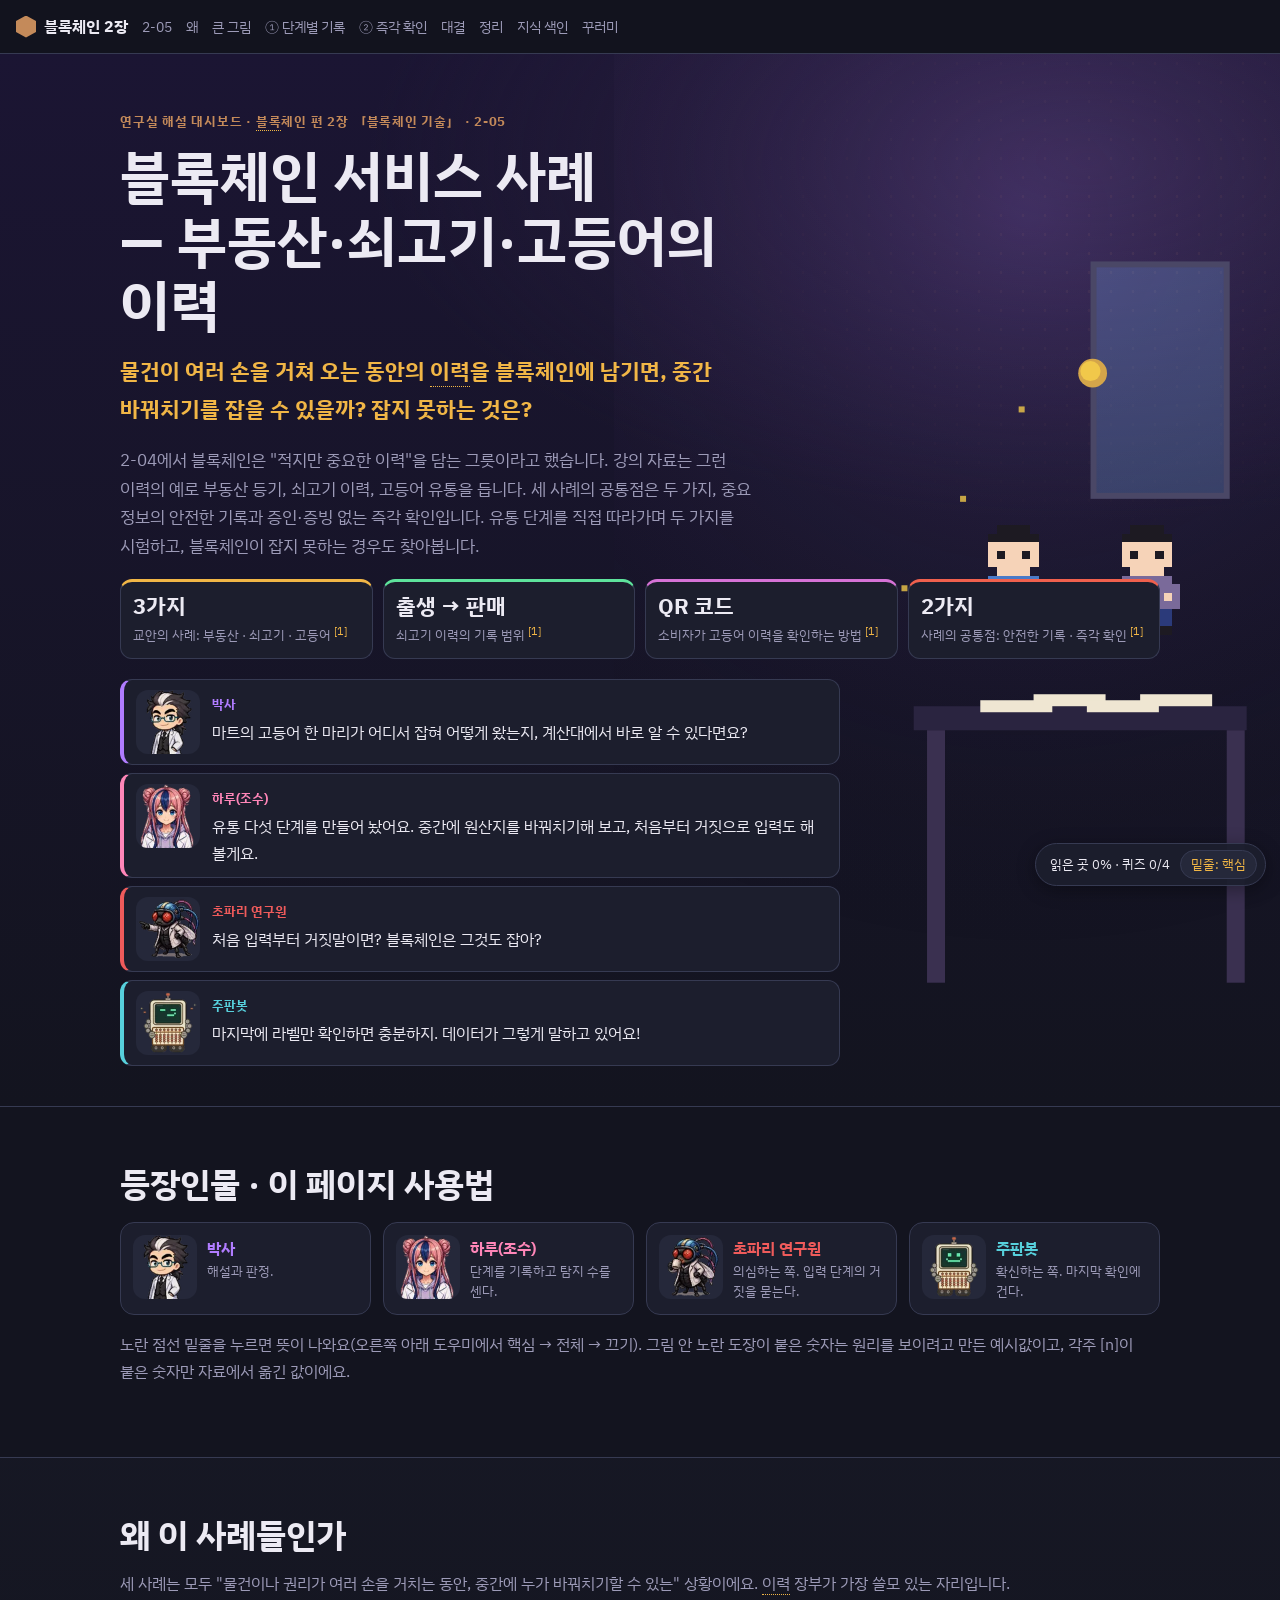
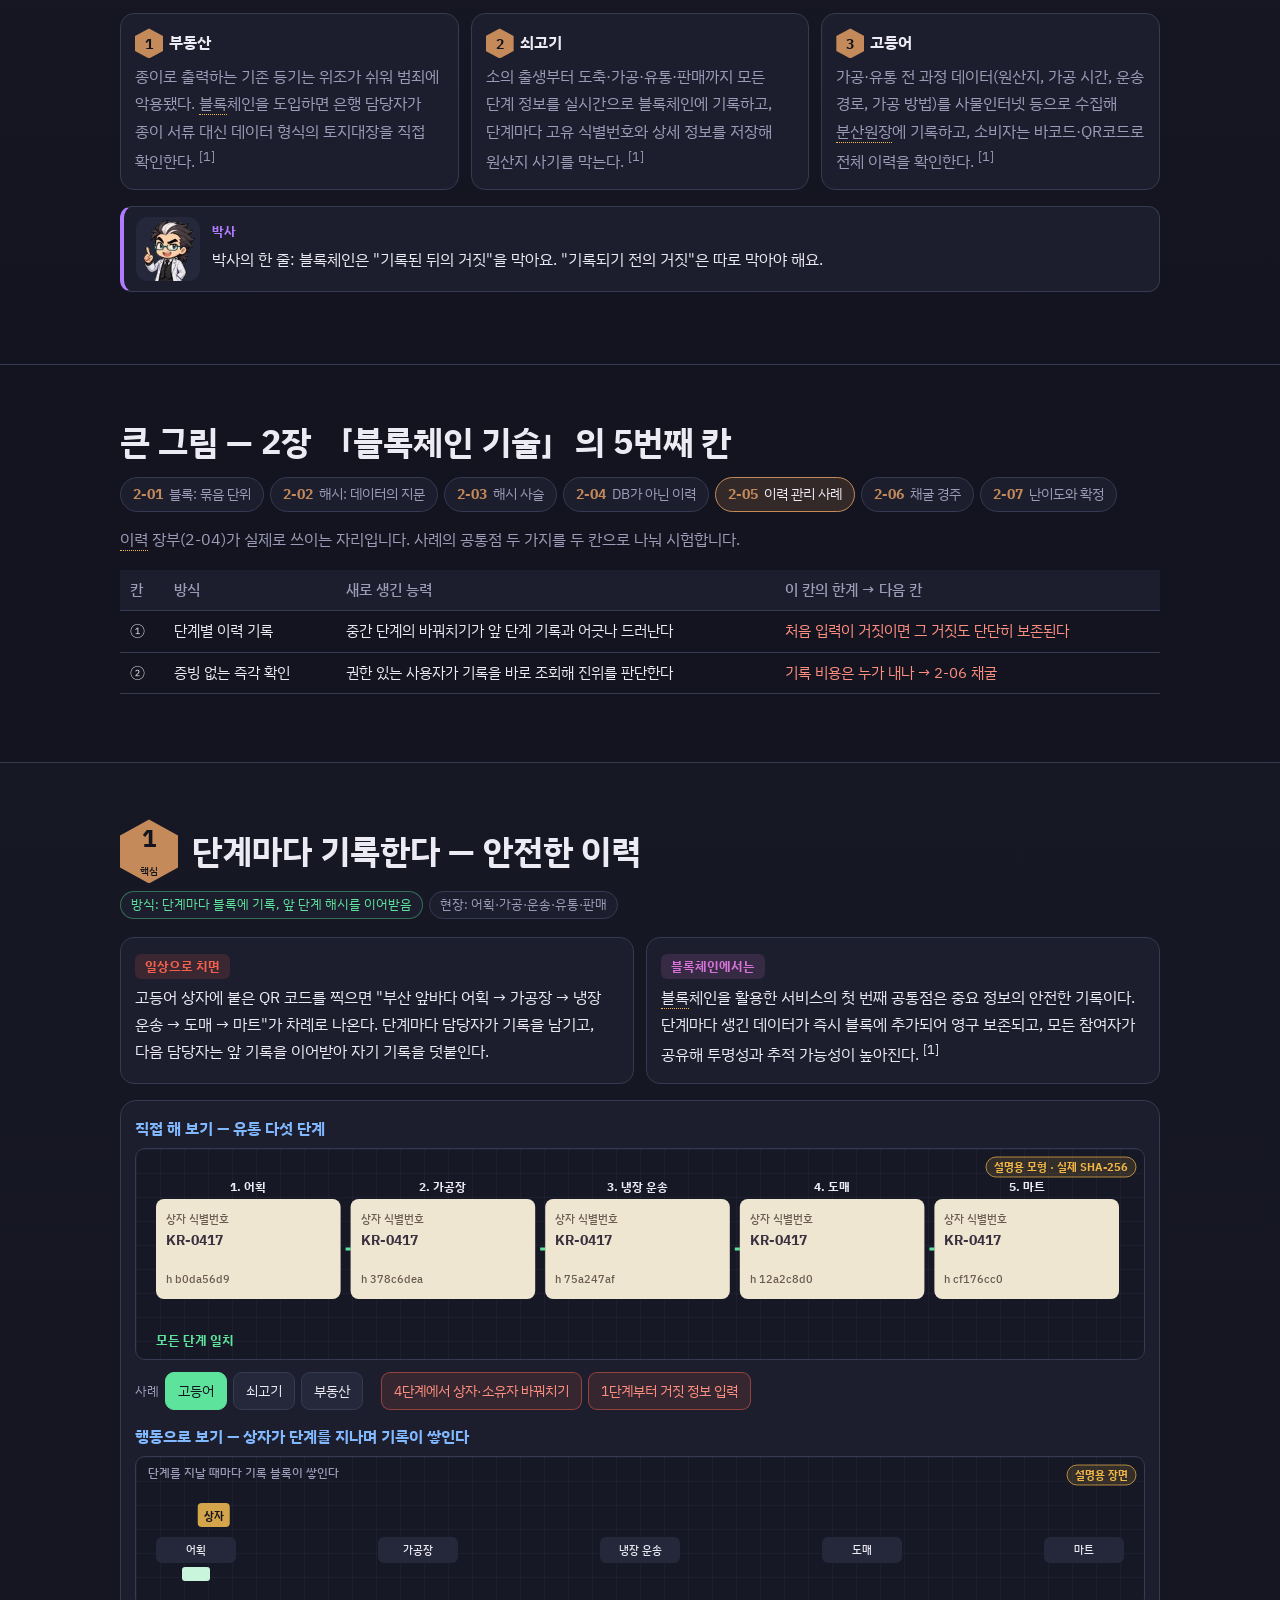
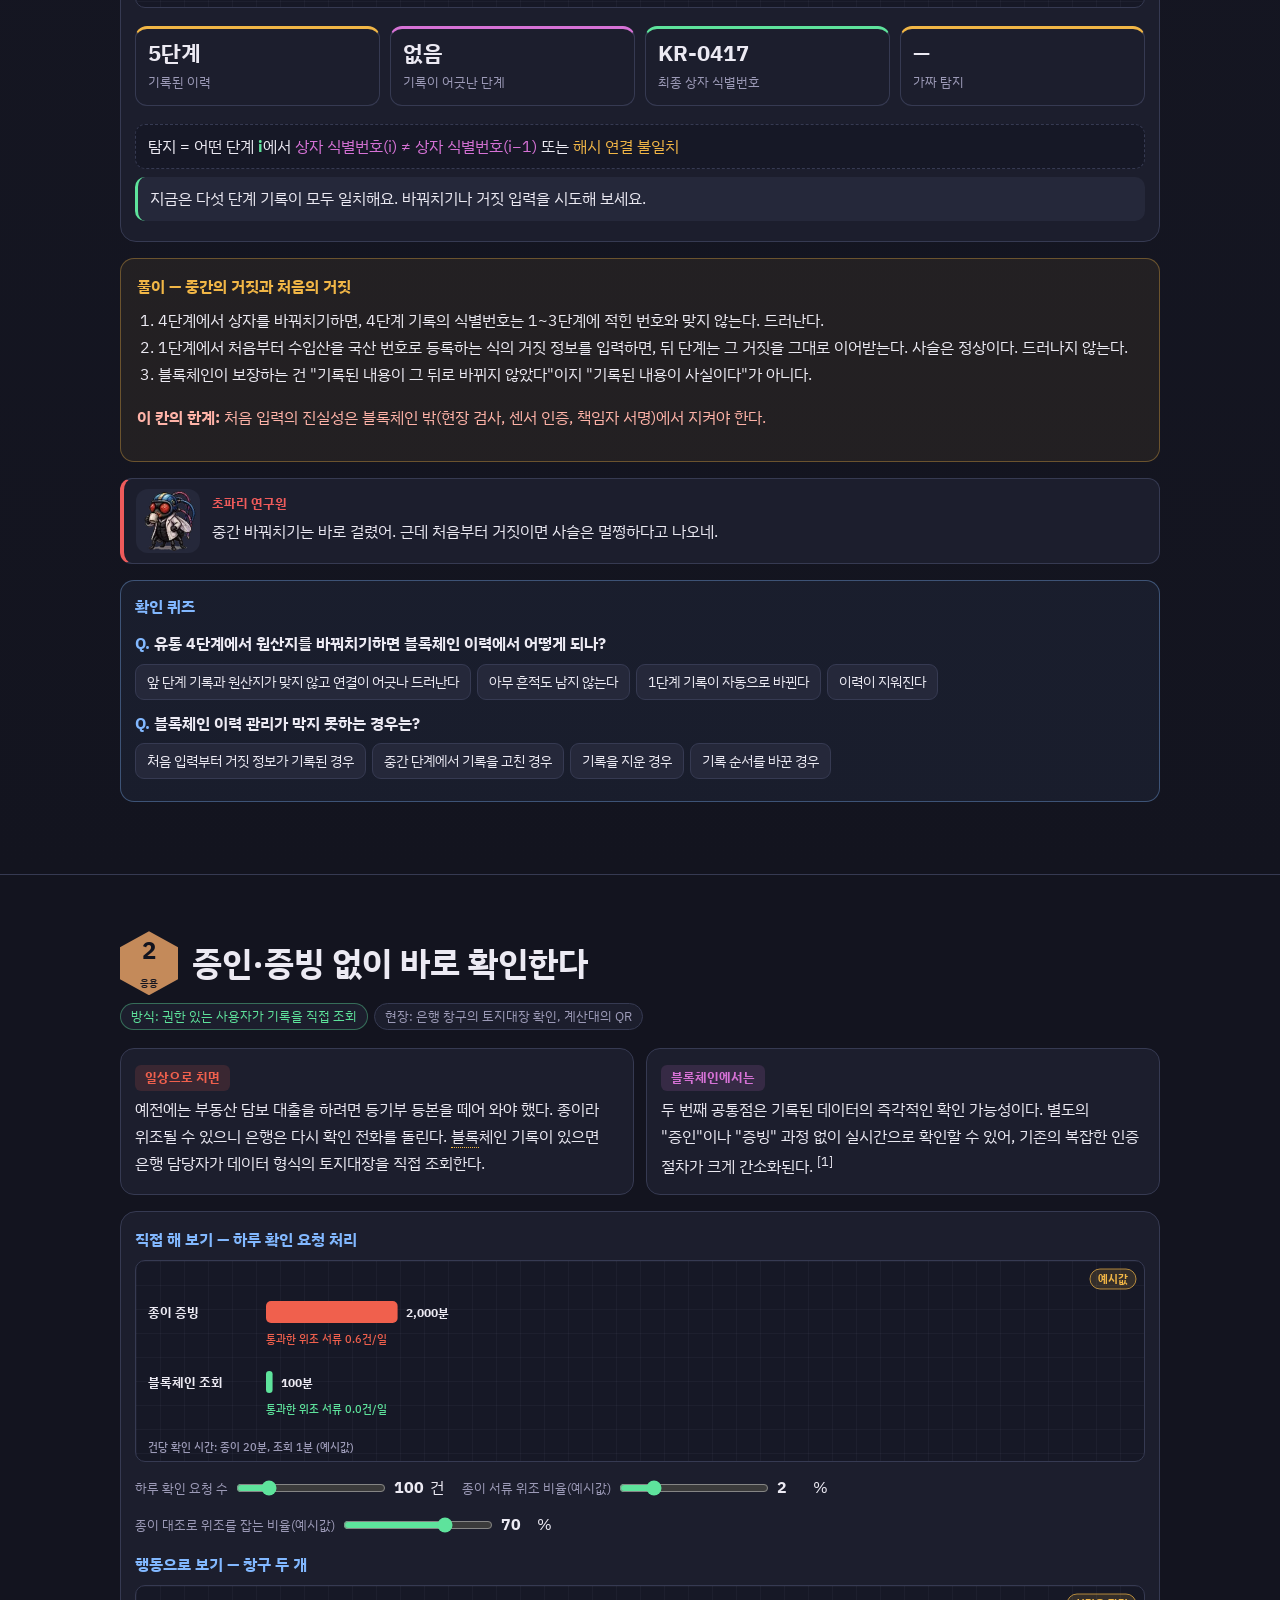
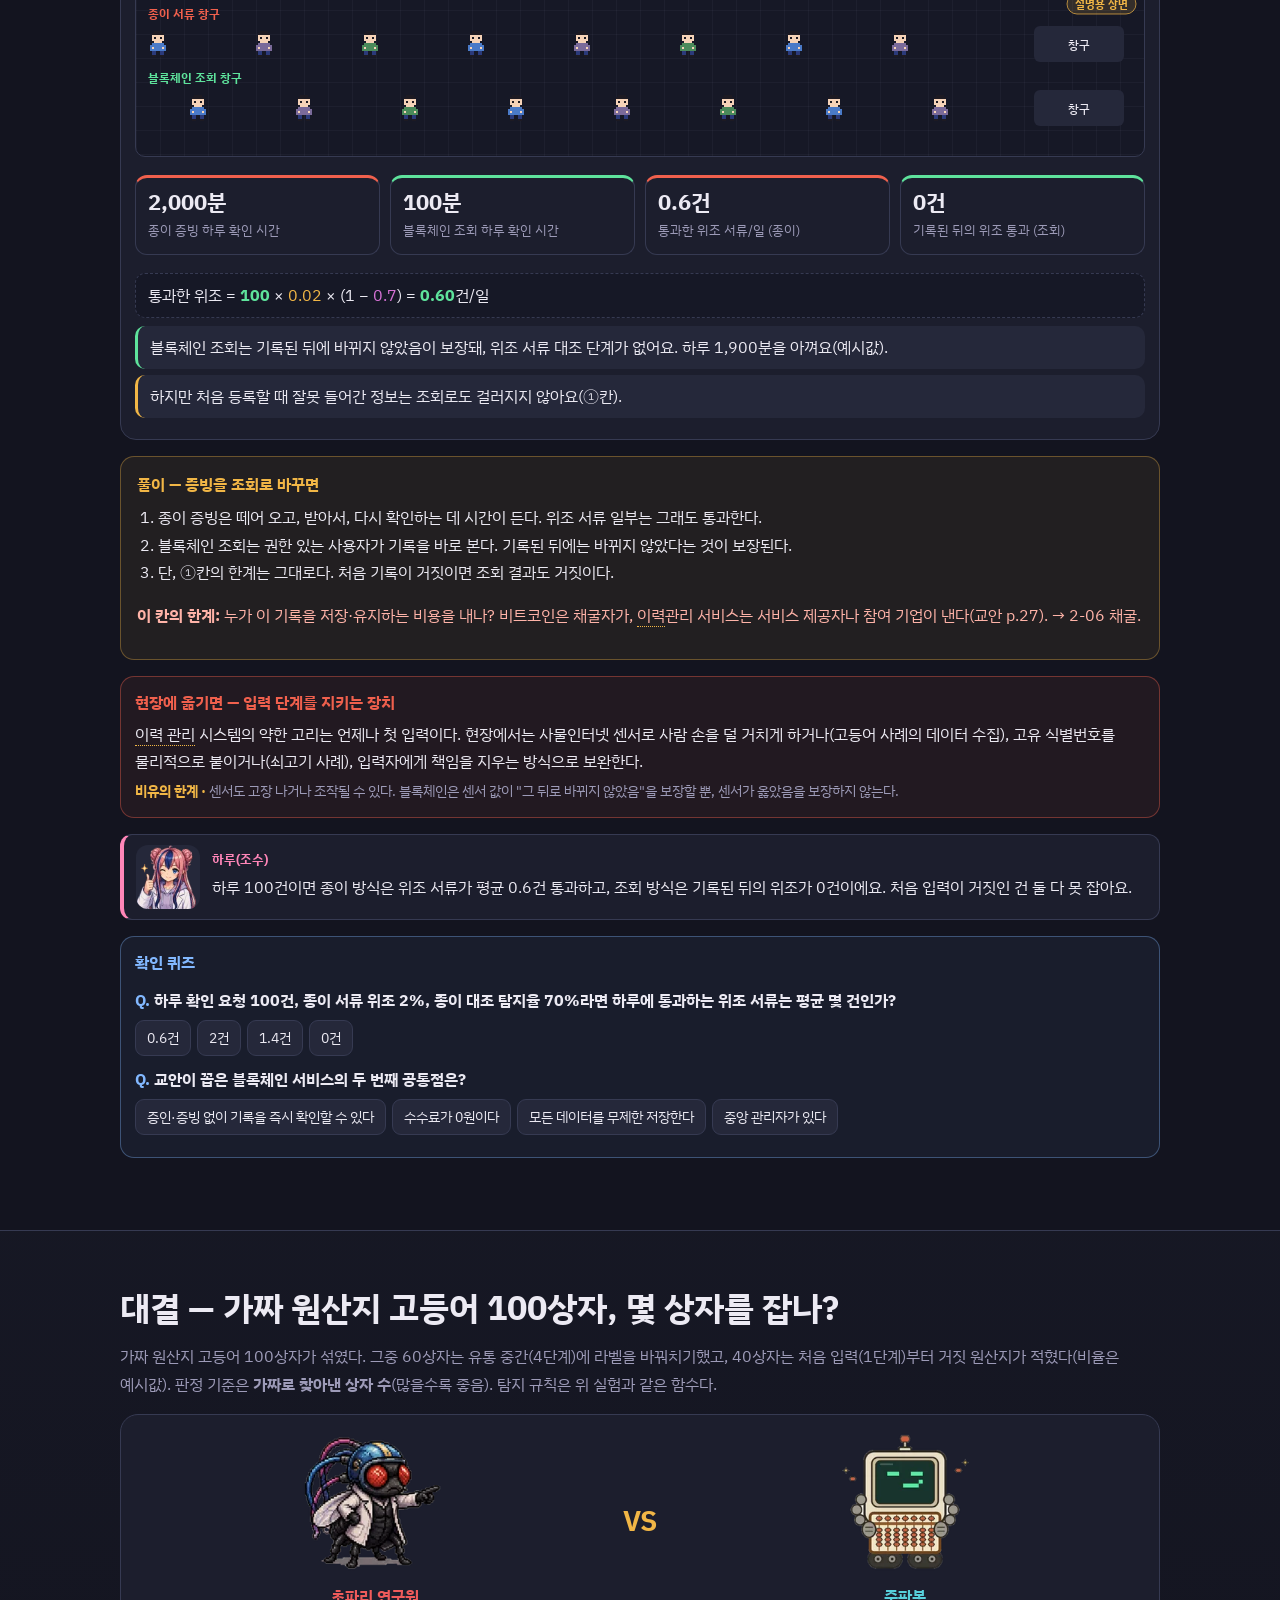
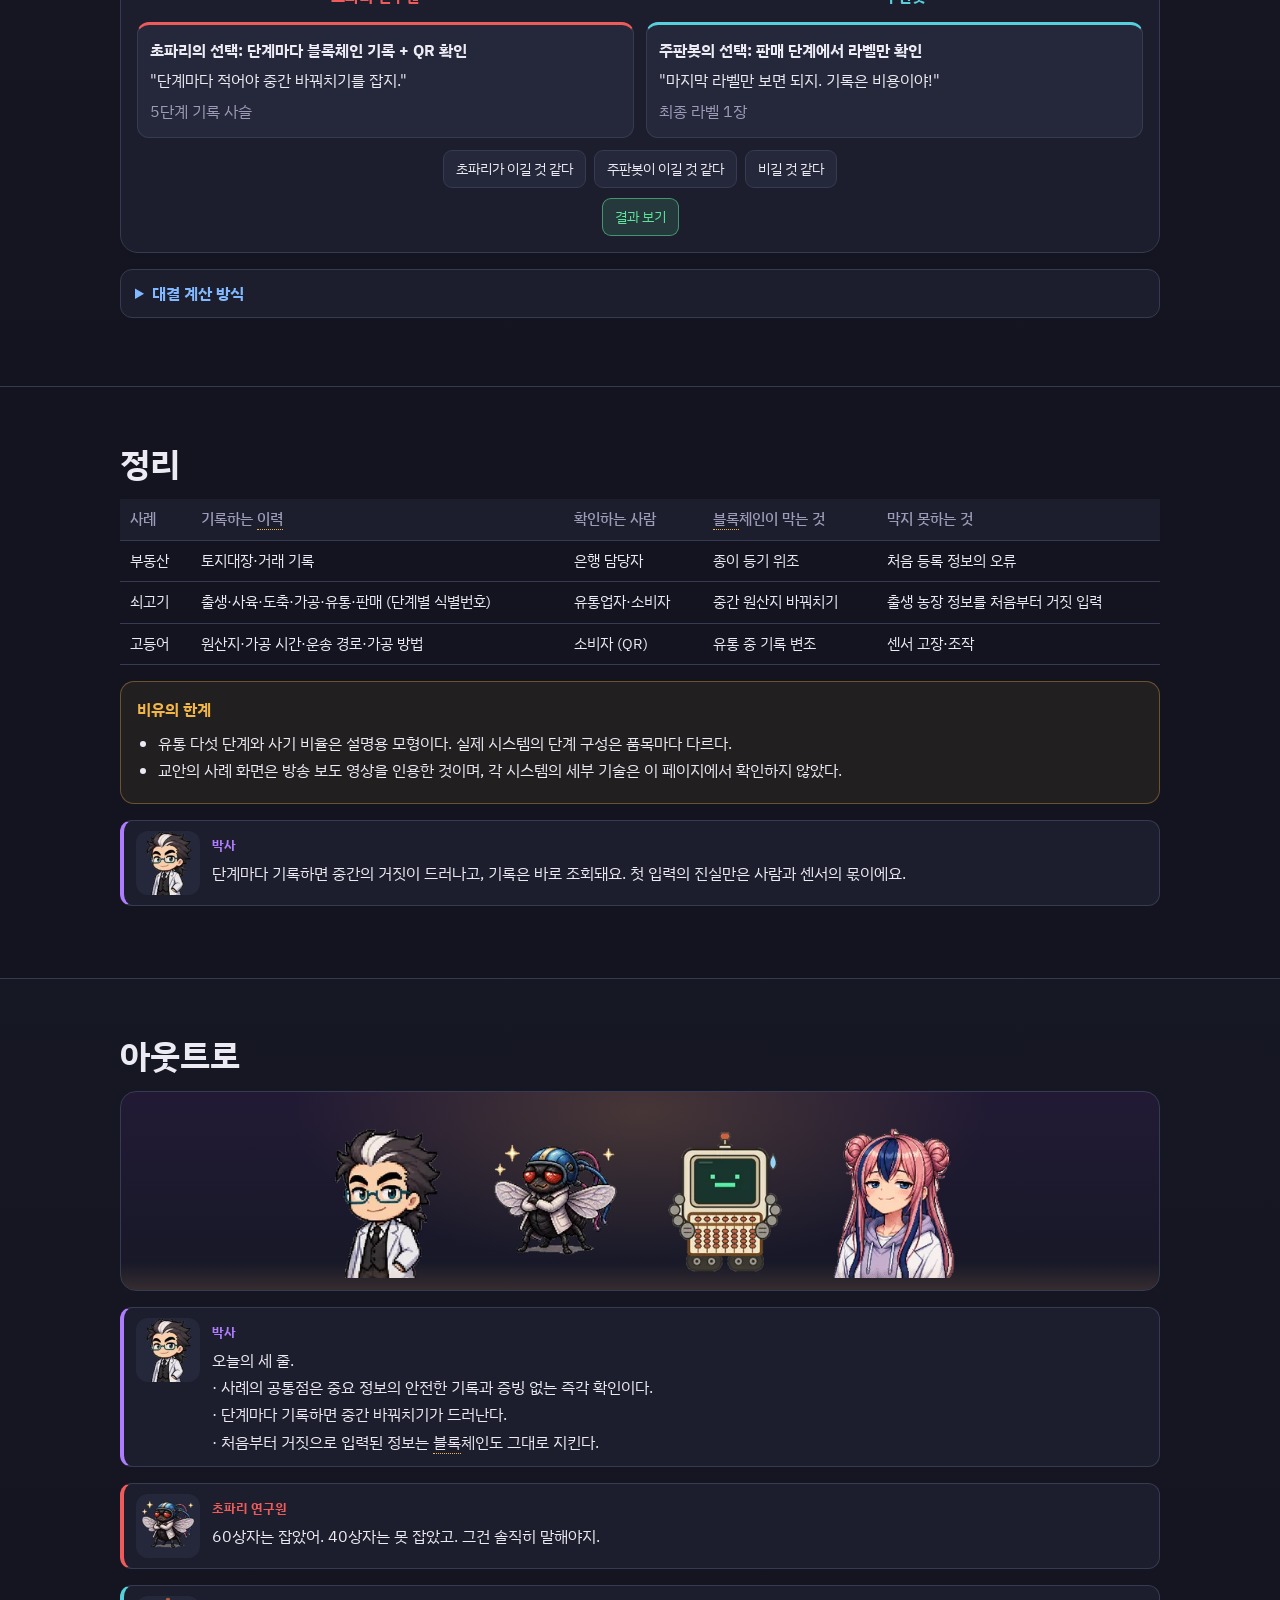
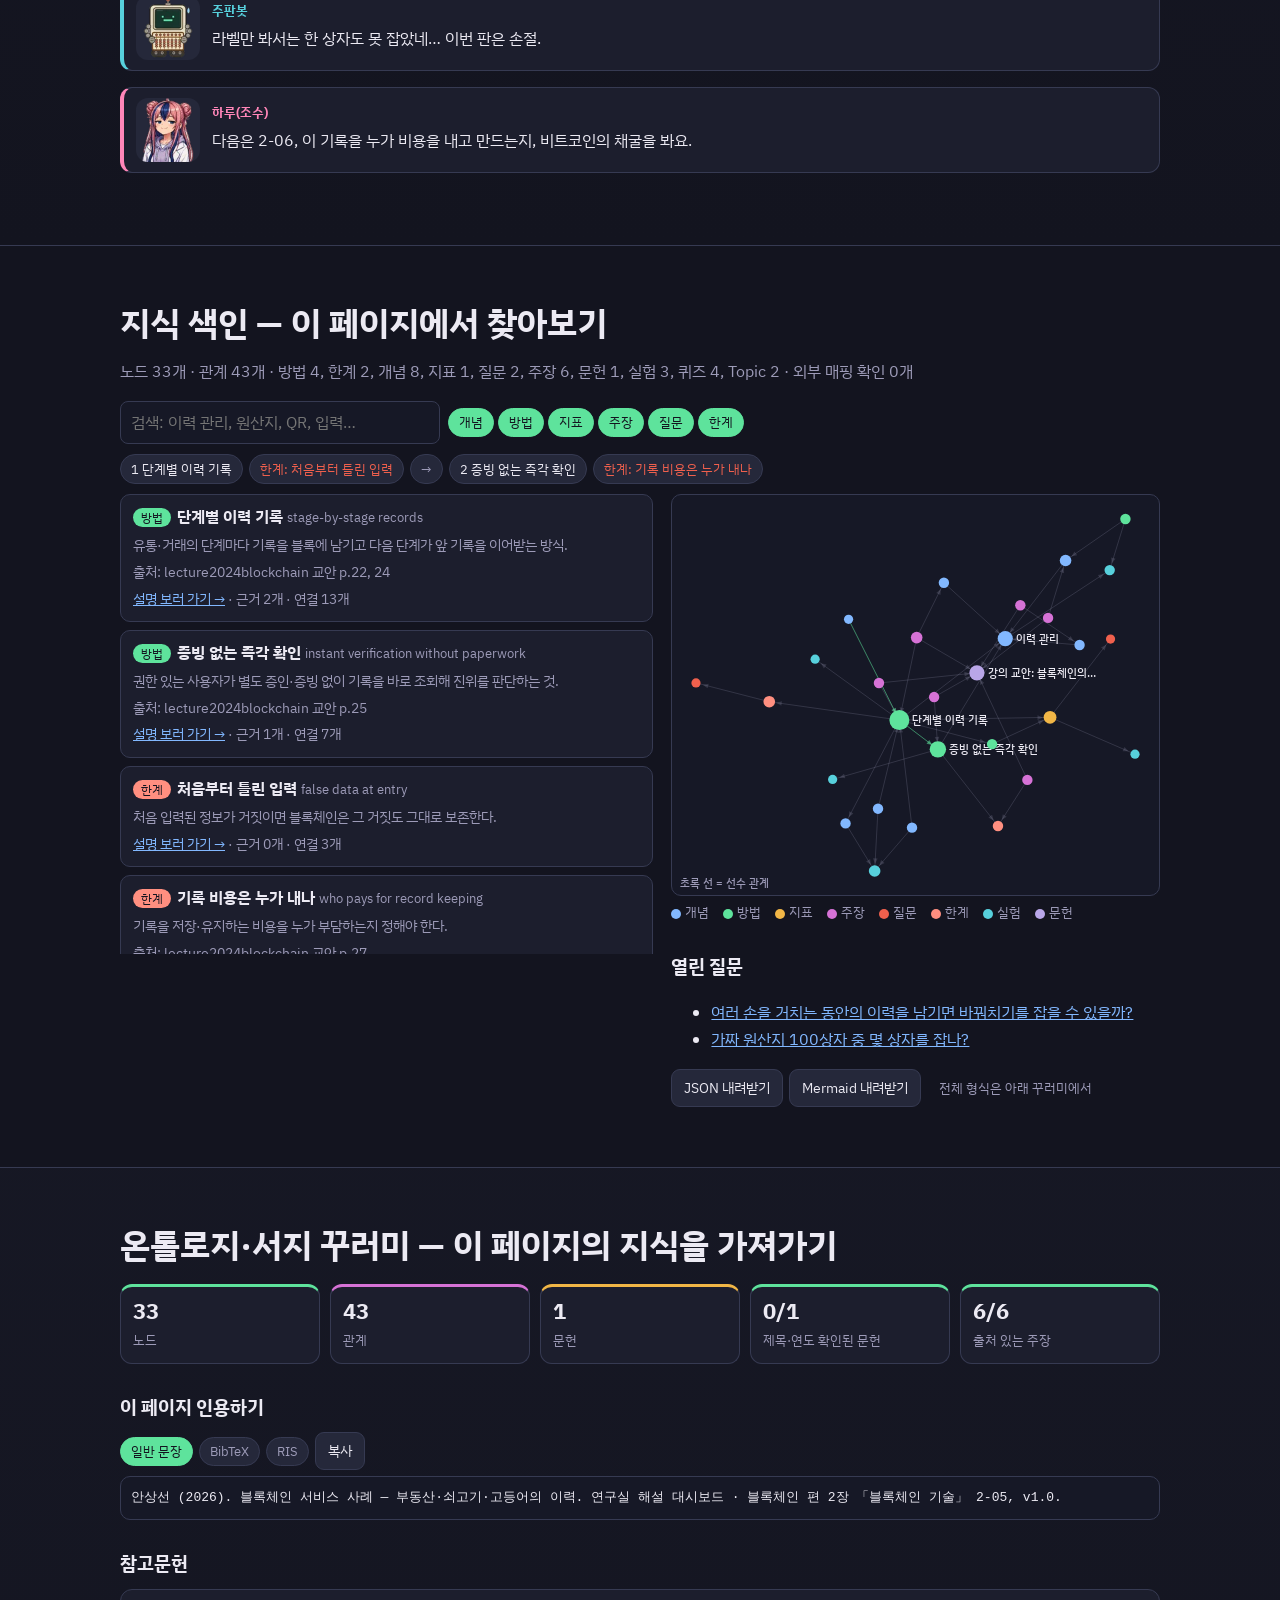
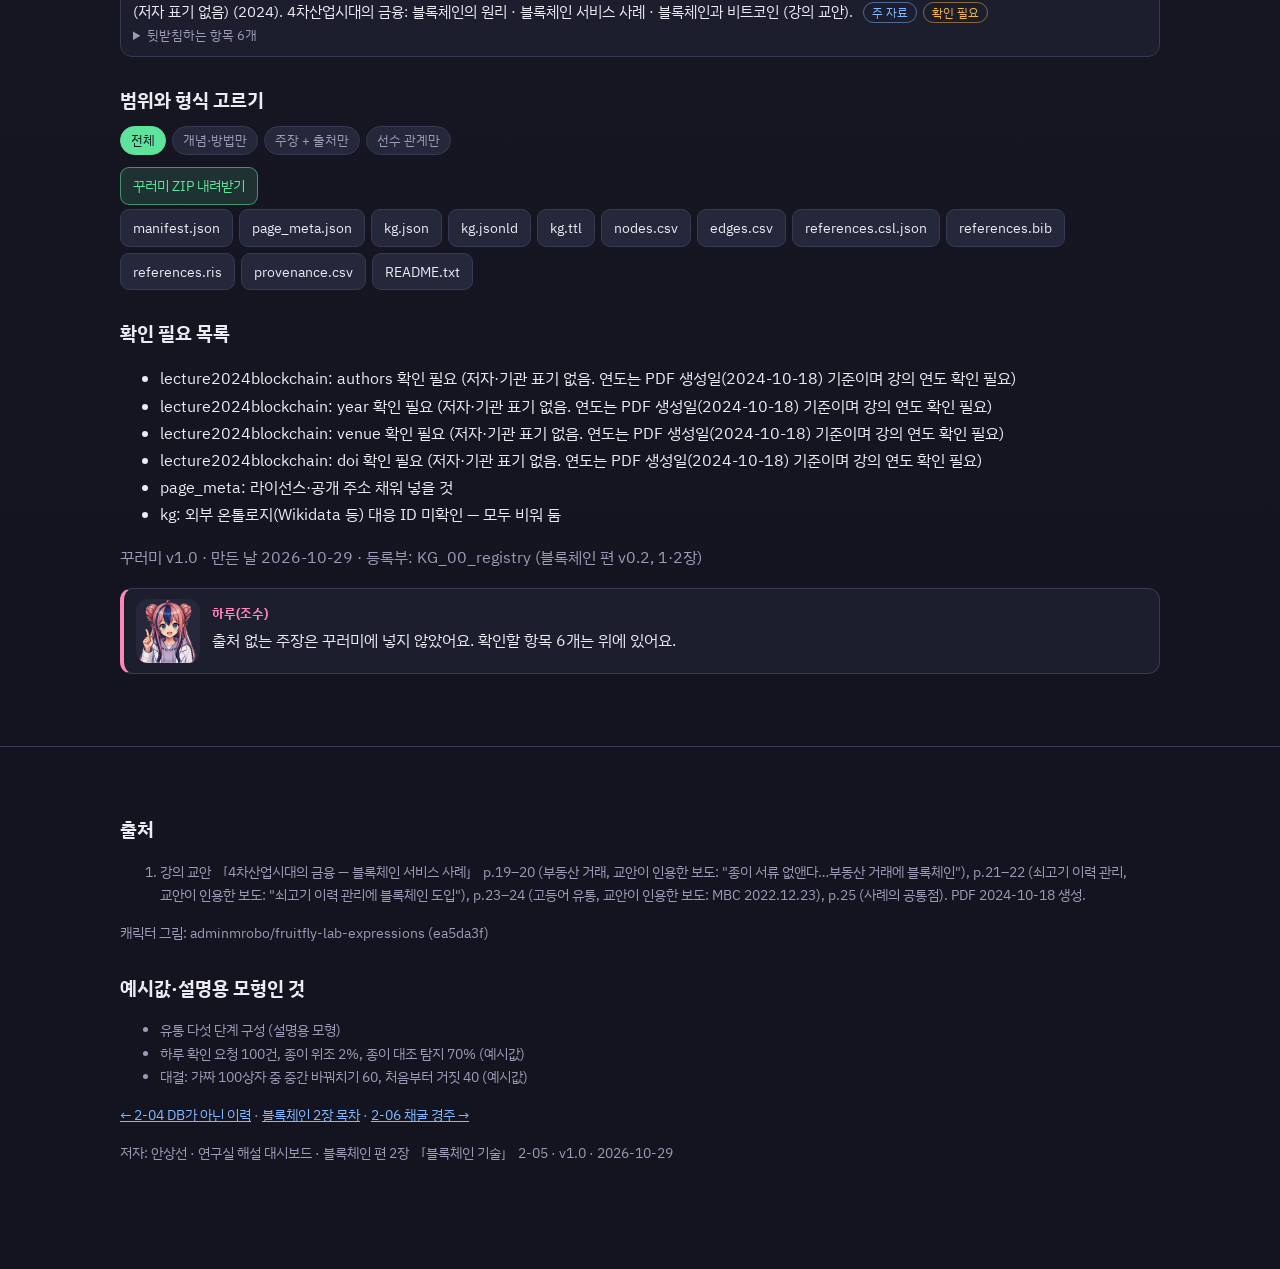
<file: 2-05_provenance-cases.html>
<!DOCTYPE html><html lang="ko"><head>
<meta charset="utf-8">
<meta name="viewport" content="width=device-width, initial-scale=1, viewport-fit=cover">
<title>이력 관리 사례</title>
<meta name="description" content="부동산 거래, 쇠고기 이력 관리, 고등어 유통 사례로 블록체인 이력 기록과 즉시 확인을 직접 실험하고, 처음부터 틀린 입력이라는 한계까지 확인하는 해설 페이지">
<meta name="citation_title" content="블록체인 서비스 사례 — 부동산·쇠고기·고등어의 이력"><meta name="citation_author" content="안상선">
<meta name="citation_publication_date" content="2026/10/29"><meta name="citation_language" content="ko">
<meta name="dc.title" content="블록체인 서비스 사례 — 부동산·쇠고기·고등어의 이력"><meta name="dc.creator" content="안상선"><meta name="dc.date" content="2026-10-29">
<meta name="dc.language" content="ko"><meta name="dcterms.isPartOf" content="연구실 해설 대시보드 · 블록체인 편 2장 「블록체인 기술」"><meta name="dcterms.source" content="강의 교안 「블록체인 서비스 사례」 p.19–25">
<link rel="preconnect" href="https://fonts.googleapis.com"><link rel="preconnect" href="https://fonts.gstatic.com" crossorigin>
<link href="https://fonts.googleapis.com/css2?family=IBM+Plex+Sans+KR:wght@400;500;700&display=swap" rel="stylesheet">
<link rel="stylesheet" href="assets/lab.css">
</head><body>
<div id="prog" aria-hidden="true"></div>
<nav class="top" aria-label="섹션 바로가기">
  <a class="logo" href="index.html"><i></i>블록체인 2장</a><a class="l" href="#top">2-05</a>
  <a class="l" href="#why">왜</a><a class="l" href="#big">큰 그림</a><a class="l" href="#lv1">① 단계별 기록</a><a class="l" href="#lv2">② 즉각 확인</a>
  <a class="l" href="#duel">대결</a><a class="l" href="#summary">정리</a><a class="l" href="#kg">지식 색인</a><a class="l" href="#export">꾸러미</a>
</nav>

<header class="hero" id="top">
  <div class="hex"></div>
  <div class="hero-bg" data-img="bg_2_05" role="img" aria-label="사무실 책상과 서류, 두 사람이 금화를 주고받는 픽셀 배경"><canvas id="heroCv" aria-hidden="true"></canvas></div>
  <div class="wrap">
    <div class="hero-text">
      <div class="eyebrow">연구실 해설 대시보드 · 블록체인 편 2장 「블록체인 기술」 · 2-05</div>
      <h1>블록체인 서비스 사례<br>— 부동산·쇠고기·고등어의 이력</h1>
      <p class="q">물건이 여러 손을 거쳐 오는 동안의 이력을 블록체인에 남기면, 중간 바꿔치기를 잡을 수 있을까? 잡지 못하는 것은?</p>
      <p class="lead">2-04에서 블록체인은 "적지만 중요한 이력"을 담는 그릇이라고 했습니다. 강의 자료는 그런 이력의 예로 부동산 등기, 쇠고기 이력, 고등어 유통을 듭니다. 세 사례의 공통점은 두 가지, 중요 정보의 안전한 기록과 증인·증빙 없는 즉각 확인입니다. 유통 단계를 직접 따라가며 두 가지를 시험하고, 블록체인이 잡지 못하는 경우도 찾아봅니다.</p>
    </div>
    <section class="kpis" aria-label="숫자 요약"><div class="kpi a"><b>3가지</b><span>교안의 사례: 부동산 · 쇠고기 · 고등어 <sup>[1]</sup></span></div><div class="kpi g"><b>출생 → 판매</b><span>쇠고기 이력의 기록 범위 <sup>[1]</sup></span></div><div class="kpi m"><b>QR 코드</b><span>소비자가 고등어 이력을 확인하는 방법 <sup>[1]</sup></span></div><div class="kpi r"><b>2가지</b><span>사례의 공통점: 안전한 기록 · 즉각 확인 <sup>[1]</sup></span></div></section>
    <div class="dialog" aria-label="캐릭터 대화"><div class="say " data-who="doc"><img class="who" data-who="doc" data-mood="think" data-img="doc_e09" alt="" aria-hidden="true"><div><b class="name">박사</b><p>마트의 고등어 한 마리가 어디서 잡혀 어떻게 왔는지, 계산대에서 바로 알 수 있다면요?</p></div></div><div class="say " data-who="asst"><img class="who" data-who="asst" data-mood="smile" data-img="asst_e13" alt="" aria-hidden="true"><div><b class="name">하루(조수)</b><p>유통 다섯 단계를 만들어 놨어요. 중간에 원산지를 바꿔치기해 보고, 처음부터 거짓으로 입력도 해 볼게요.</p></div></div><div class="say " data-who="fly"><img class="who" data-who="fly" data-mood="point" data-img="fly_e08" alt="" aria-hidden="true"><div><b class="name">초파리 연구원</b><p>처음 입력부터 거짓말이면? 블록체인은 그것도 잡아?</p></div></div><div class="say " data-who="robo"><img class="who" data-who="robo" data-mood="coin" data-img="robo_e16" alt="" aria-hidden="true"><div><b class="name">주판봇</b><p>마지막에 라벨만 확인하면 충분하지. 데이터가 그렇게 말하고 있어요!</p></div></div></div>
  </div>
</header>

<section class="level" id="cast"><div class="wrap">
  <h2>등장인물 · 이 페이지 사용법</h2>
  <div class="cast"><div><img class="who" data-who="doc" data-mood="front" data-img="doc_e08" alt="" aria-hidden="true"><div><b style="color:var(--c-doc)">박사</b><small>해설과 판정.</small></div></div><div><img class="who" data-who="asst" data-mood="smile" data-img="asst_e13" alt="" aria-hidden="true"><div><b style="color:var(--c-asst)">하루(조수)</b><small>단계를 기록하고 탐지 수를 센다.</small></div></div><div><img class="who" data-who="fly" data-mood="clip" data-img="fly_e10" alt="" aria-hidden="true"><div><b style="color:var(--c-fly)">초파리 연구원</b><small>의심하는 쪽. 입력 단계의 거짓을 묻는다.</small></div></div><div><img class="who" data-who="robo" data-mood="smile" data-img="robo_e13" alt="" aria-hidden="true"><div><b style="color:var(--c-robo)">주판봇</b><small>확신하는 쪽. 마지막 확인에 건다.</small></div></div></div>
  <p class="sub">노란 점선 밑줄을 누르면 뜻이 나와요(오른쪽 아래 도우미에서 핵심 → 전체 → 끄기). 그림 안 노란 도장이 붙은 숫자는 원리를 보이려고 만든 예시값이고, 각주 [n]이 붙은 숫자만 자료에서 옮긴 값이에요.</p>
</div></section>

<section class="level" id="why"><div class="wrap">
  <h2>왜 이 사례들인가</h2>
  <p class="sub">세 사례는 모두 "물건이나 권리가 여러 손을 거치는 동안, 중간에 누가 바꿔치기할 수 있는" 상황이에요. 이력 장부가 가장 쓸모 있는 자리입니다.</p>
  <div class="steps"><div><b class="n">1</b><b>부동산</b><p class="sub" style="margin:.3em 0 0">종이로 출력하는 기존 등기는 위조가 쉬워 범죄에 악용됐다. 블록체인을 도입하면 은행 담당자가 종이 서류 대신 데이터 형식의 토지대장을 직접 확인한다. <sup>[1]</sup></p></div><div><b class="n">2</b><b>쇠고기</b><p class="sub" style="margin:.3em 0 0">소의 출생부터 도축·가공·유통·판매까지 모든 단계 정보를 실시간으로 블록체인에 기록하고, 단계마다 고유 식별번호와 상세 정보를 저장해 원산지 사기를 막는다. <sup>[1]</sup></p></div><div><b class="n">3</b><b>고등어</b><p class="sub" style="margin:.3em 0 0">가공·유통 전 과정 데이터(원산지, 가공 시간, 운송 경로, 가공 방법)를 사물인터넷 등으로 수집해 분산원장에 기록하고, 소비자는 바코드·QR코드로 전체 이력을 확인한다. <sup>[1]</sup></p></div></div>
  <div class="say " data-who="doc"><img class="who" data-who="doc" data-mood="e07" data-img="doc_e07" alt="" aria-hidden="true"><div><b class="name">박사</b><p>박사의 한 줄: 블록체인은 "기록된 뒤의 거짓"을 막아요. "기록되기 전의 거짓"은 따로 막아야 해요.</p></div></div>
</div></section>

<section class="level" id="big"><div class="wrap">
  <h2>큰 그림 — 2장 「블록체인 기술」의 5번째 칸</h2>
  <nav class="path" aria-label="챕터 안 위치"><a class="pchip" href="2-01_block-bundle.html"><b>2-01</b> 블록: 묶음 단위</a><a class="pchip" href="2-02_hash-fingerprint.html"><b>2-02</b> 해시: 데이터의 지문</a><a class="pchip" href="2-03_hash-chain.html"><b>2-03</b> 해시 사슬</a><a class="pchip" href="2-04_history-not-database.html"><b>2-04</b> DB가 아닌 이력</a><a class="pchip on" href="2-05_provenance-cases.html" aria-current="page"><b>2-05</b> 이력 관리 사례</a><a class="pchip" href="2-06_mining-race.html"><b>2-06</b> 채굴 경주</a><a class="pchip" href="2-07_difficulty-and-confirmation.html"><b>2-07</b> 난이도와 확정</a></nav>
  <p class="sub">이력 장부(2-04)가 실제로 쓰이는 자리입니다. 사례의 공통점 두 가지를 두 칸으로 나눠 시험합니다.</p>
  <div class="tw"><table class="tb">
    <thead><tr><th>칸</th><th>방식</th><th>새로 생긴 능력</th><th>이 칸의 한계 → 다음 칸</th></tr></thead>
    <tbody><tr><td>①</td><td>단계별 이력 기록</td><td>중간 단계의 바꿔치기가 앞 단계 기록과 어긋나 드러난다</td><td class="r">처음 입력이 거짓이면 그 거짓도 단단히 보존된다</td></tr><tr><td>②</td><td>증빙 없는 즉각 확인</td><td>권한 있는 사용자가 기록을 바로 조회해 진위를 판단한다</td><td class="r">기록 비용은 누가 내나 → 2-06 채굴</td></tr></tbody></table></div>
  
</div></section>

<section class="level" id="lv1"><div class="wrap">
  <div class="lvhead"><div class="hexno">1<small>핵심</small></div><h2>단계마다 기록한다 — 안전한 이력</h2>
    <p class="sub"><span class="lvtag g">방식: 단계마다 블록에 기록, 앞 단계 해시를 이어받음</span><span class="lvtag ">현장: 어획·가공·운송·유통·판매</span></p></div>
  <div class="pair">
    <div><div class="tag fly">일상으로 치면</div><p>고등어 상자에 붙은 QR 코드를 찍으면 "부산 앞바다 어획 → 가공장 → 냉장 운송 → 도매 → 마트"가 차례로 나온다. 단계마다 담당자가 기록을 남기고, 다음 담당자는 앞 기록을 이어받아 자기 기록을 덧붙인다.</p></div>
    <div><div class="tag nn">블록체인에서는</div><p>블록체인을 활용한 서비스의 첫 번째 공통점은 중요 정보의 안전한 기록이다. 단계마다 생긴 데이터가 즉시 블록에 추가되어 영구 보존되고, 모든 참여자가 공유해 투명성과 추적 가능성이 높아진다. <sup>[1]</sup></p></div>
  </div>
  <section class="panel"><h3>직접 해 보기 — 유통 다섯 단계</h3>
    <div class="cwrap"><canvas id="c1" aria-label="유통 다섯 단계의 기록이 사슬로 이어진 그림. 바꿔치기한 단계부터 연결이 끊긴다"></canvas></div>
    <div class="ctrl"><div class="group"><span class="glabel">사례</span><button class="bt" data-case="fish" aria-pressed="true">고등어</button><button class="bt" data-case="beef" aria-pressed="false">쇠고기</button><button class="bt" data-case="land" aria-pressed="false">부동산</button></div>
      <div class="group"><button class="bt warn" id="b1Swap" aria-pressed="false">4단계에서 상자·소유자 바꿔치기</button><button class="bt warn" id="b1Lie" aria-pressed="false">1단계부터 거짓 정보 입력</button></div></div>
    <h3>행동으로 보기 — 상자가 단계를 지나며 기록이 쌓인다</h3>
    <div class="cwrap"><canvas id="c1b" class="wide" aria-label="상자가 다섯 단계를 차례로 지나며 각 단계에 기록 블록이 쌓이는 장면"></canvas></div>
    <section class="kpis" id="k1"></section><div class="eq" id="eq1"></div><div class="insight" id="ins1" aria-live="polite"></div></section>
  <div class="explain"><h4>풀이 — 중간의 거짓과 처음의 거짓</h4>
    <ol><li>4단계에서 상자를 바꿔치기하면, 4단계 기록의 식별번호는 1~3단계에 적힌 번호와 맞지 않는다. 드러난다.</li>
      <li>1단계에서 처음부터 수입산을 국산 번호로 등록하는 식의 거짓 정보를 입력하면, 뒤 단계는 그 거짓을 그대로 이어받는다. 사슬은 정상이다. 드러나지 않는다.</li>
      <li>블록체인이 보장하는 건 "기록된 내용이 그 뒤로 바뀌지 않았다"이지 "기록된 내용이 사실이다"가 아니다.</li></ol>
    <p class="limit"><b>이 칸의 한계:</b> 처음 입력의 진실성은 블록체인 밖(현장 검사, 센서 인증, 책임자 서명)에서 지켜야 한다.</p></div>
  
  <div class="say " data-who="fly"><img class="who" data-who="fly" data-mood="magnify" data-img="fly_e07" alt="" aria-hidden="true"><div><b class="name">초파리 연구원</b><p>중간 바꿔치기는 바로 걸렸어. 근데 처음부터 거짓이면 사슬은 멀쩡하다고 나오네.</p></div></div>
  <div class="quiz" data-quiz="lv1"></div>
</div></section>
<section class="level" id="lv2"><div class="wrap">
  <div class="lvhead"><div class="hexno">2<small>응용</small></div><h2>증인·증빙 없이 바로 확인한다</h2>
    <p class="sub"><span class="lvtag g">방식: 권한 있는 사용자가 기록을 직접 조회</span><span class="lvtag ">현장: 은행 창구의 토지대장 확인, 계산대의 QR</span></p></div>
  <div class="pair">
    <div><div class="tag fly">일상으로 치면</div><p>예전에는 부동산 담보 대출을 하려면 등기부 등본을 떼어 와야 했다. 종이라 위조될 수 있으니 은행은 다시 확인 전화를 돌린다. 블록체인 기록이 있으면 은행 담당자가 데이터 형식의 토지대장을 직접 조회한다.</p></div>
    <div><div class="tag nn">블록체인에서는</div><p>두 번째 공통점은 기록된 데이터의 즉각적인 확인 가능성이다. 별도의 "증인"이나 "증빙" 과정 없이 실시간으로 확인할 수 있어, 기존의 복잡한 인증 절차가 크게 간소화된다. <sup>[1]</sup></p></div>
  </div>
  <section class="panel"><h3>직접 해 보기 — 하루 확인 요청 처리</h3>
    <div class="cwrap"><canvas id="c2" aria-label="종이 증빙 방식과 블록체인 조회 방식의 확인 시간과 위조 서류 통과 수를 비교하는 그림"></canvas></div>
    <div class="ctrl"><div class="group"><span class="glabel">하루 확인 요청 수</span><input type="range" id="r2n" min="10" max="500" step="10" value="100" aria-label="하루 확인 요청 수"><span class="val" id="v2n">100</span>건</div>
      <div class="group"><span class="glabel">종이 서류 위조 비율(예시값)</span><input type="range" id="r2f" min="0" max="10" step="1" value="2" aria-label="종이 서류 위조 비율"><span class="val" id="v2f">2</span>%</div>
      <div class="group"><span class="glabel">종이 대조로 위조를 잡는 비율(예시값)</span><input type="range" id="r2c" min="0" max="100" step="10" value="70" aria-label="종이 대조 탐지율"><span class="val" id="v2c">70</span>%</div></div>
    <h3>행동으로 보기 — 창구 두 개</h3>
    <div class="cwrap"><canvas id="c2b" class="wide" aria-label="종이 서류 창구와 블록체인 조회 창구에 손님이 줄을 서서 처리되는 장면"></canvas></div>
    <section class="kpis" id="k2"></section><div class="eq" id="eq2"></div><div class="insight" id="ins2" aria-live="polite"></div></section>
  <div class="explain"><h4>풀이 — 증빙을 조회로 바꾸면</h4>
    <ol><li>종이 증빙은 떼어 오고, 받아서, 다시 확인하는 데 시간이 든다. 위조 서류 일부는 그래도 통과한다.</li>
      <li>블록체인 조회는 권한 있는 사용자가 기록을 바로 본다. 기록된 뒤에는 바뀌지 않았다는 것이 보장된다.</li>
      <li>단, ①칸의 한계는 그대로다. 처음 기록이 거짓이면 조회 결과도 거짓이다.</li></ol>
    <p class="limit"><b>이 칸의 한계:</b> 누가 이 기록을 저장·유지하는 비용을 내나? 비트코인은 채굴자가, 이력관리 서비스는 서비스 제공자나 참여 기업이 낸다(교안 p.27). → 2-06 채굴.</p></div>
  <div class="bridge field"><h4>현장에 옮기면 — 입력 단계를 지키는 장치</h4><p>이력 관리 시스템의 약한 고리는 언제나 첫 입력이다. 현장에서는 사물인터넷 센서로 사람 손을 덜 거치게 하거나(고등어 사례의 데이터 수집), 고유 식별번호를 물리적으로 붙이거나(쇠고기 사례), 입력자에게 책임을 지우는 방식으로 보완한다.</p><p class="lim">센서도 고장 나거나 조작될 수 있다. 블록체인은 센서 값이 "그 뒤로 바뀌지 않았음"을 보장할 뿐, 센서가 옳았음을 보장하지 않는다.</p></div>
  <div class="say " data-who="asst"><img class="who" data-who="asst" data-mood="e10" data-img="asst_e10" alt="" aria-hidden="true"><div><b class="name">하루(조수)</b><p>하루 100건이면 종이 방식은 위조 서류가 평균 0.6건 통과하고, 조회 방식은 기록된 뒤의 위조가 0건이에요. 처음 입력이 거짓인 건 둘 다 못 잡아요.</p></div></div>
  <div class="quiz" data-quiz="lv2"></div>
</div></section>

<section class="level" id="duel"><div class="wrap">
  <h2>대결 — 가짜 원산지 고등어 100상자, 몇 상자를 잡나?</h2>
  <p class="sub">가짜 원산지 고등어 100상자가 섞였다. 그중 60상자는 유통 중간(4단계)에 라벨을 바꿔치기했고, 40상자는 처음 입력(1단계)부터 거짓 원산지가 적혔다(비율은 예시값). 판정 기준은 <b>가짜로 찾아낸 상자 수</b>(많을수록 좋음). 탐지 규칙은 위 실험과 같은 함수다.</p>
  <div class="duel" id="duelBox">
    <div class="duelhead">
      <div><img data-who="fly" data-mood="point" data-img="fly_e08" data-face="right" alt="" aria-hidden="true"><div style="color:var(--c-fly);font-weight:700">초파리 연구원</div></div>
      <div class="vs">VS</div>
      <div><img data-who="robo" data-mood="coin" data-img="robo_e16" data-face="left" alt="" aria-hidden="true"><div style="color:var(--c-robo);font-weight:700">주판봇</div></div>
    </div>
    <div class="choices">
      <div class="choice fly"><b>초파리의 선택: 단계마다 블록체인 기록 + QR 확인</b><p>"단계마다 적어야 중간 바꿔치기를 잡지."</p><p class="sub" style="margin:0">5단계 기록 사슬</p></div>
      <div class="choice robo"><b>주판봇의 선택: 판매 단계에서 라벨만 확인</b><p>"마지막 라벨만 보면 되지. 기록은 비용이야!"</p><p class="sub" style="margin:0">최종 라벨 1장</p></div>
    </div>
    <div class="guess" role="group" aria-label="먼저 맞혀 보기">
      <button class="bt" data-g="F" aria-pressed="false">초파리가 이길 것 같다</button>
      <button class="bt" data-g="R" aria-pressed="false">주판봇이 이길 것 같다</button>
      <button class="bt" data-g="D" aria-pressed="false">비길 것 같다</button>
    </div>
    <div style="text-align:center"><button class="bt primary reveal">결과 보기</button></div>
    <div class="after">
      <div class="score"><span class="f">초파리 <i id="scF">0</i></span><span class="r">주판봇 <i id="scR">0</i></span></div>
      <div class="bars" aria-live="polite"></div>
      <div class="say asst" data-who="asst"><img class="who" data-who="asst" data-mood="firm" data-img="asst_e12" alt="" aria-hidden="true"><div><b class="name">하루(조수)</b><p>—</p></div></div>
      <div class="say verdict" data-who="doc"><img class="who" data-who="doc" data-mood="judge" data-img="doc_e10" alt="" aria-hidden="true"><div><b class="name">박사</b><p>—</p></div></div>
      <p id="guessFb" class="sub"></p>
      
    </div>
  </div>
  <details class="math"><summary>대결 계산 방식</summary><p>탐지 함수 detect(상자, 방식): 블록체인 방식은 단계 기록 사이에 원산지가 달라지거나 해시 연결이 어긋나면 탐지. 라벨 방식은 최종 라벨만 보므로 라벨이 그럴듯하면 통과. 중간 바꿔치기 60상자는 블록체인 방식에서만 걸리고, 처음부터 거짓인 40상자는 두 방식 모두 통과한다.</p><p class="lim">현실의 라벨 확인에도 검사관, 유전자 검사 같은 다른 수단이 있을 수 있다. 이 모형은 "기록만으로" 잡는 경우로 좁혔다.</p></details>
</div></section>

<section class="level" id="summary"><div class="wrap">
  <h2>정리</h2>
  <div class="tw"><table class="tb"><thead><tr><th>사례</th><th>기록하는 이력</th><th>확인하는 사람</th><th>블록체인이 막는 것</th><th>막지 못하는 것</th></tr></thead><tbody>
   <tr><td>부동산</td><td>토지대장·거래 기록</td><td>은행 담당자</td><td>종이 등기 위조</td><td>처음 등록 정보의 오류</td></tr>
   <tr><td>쇠고기</td><td>출생·사육·도축·가공·유통·판매 (단계별 식별번호)</td><td>유통업자·소비자</td><td>중간 원산지 바꿔치기</td><td>출생 농장 정보를 처음부터 거짓 입력</td></tr>
   <tr><td>고등어</td><td>원산지·가공 시간·운송 경로·가공 방법</td><td>소비자 (QR)</td><td>유통 중 기록 변조</td><td>센서 고장·조작</td></tr></tbody></table></div>
   <div class="explain"><h4>비유의 한계</h4><ul><li>유통 다섯 단계와 사기 비율은 설명용 모형이다. 실제 시스템의 단계 구성은 품목마다 다르다.</li><li>교안의 사례 화면은 방송 보도 영상을 인용한 것이며, 각 시스템의 세부 기술은 이 페이지에서 확인하지 않았다.</li></ul></div>
  <div class="say " data-who="doc"><img class="who" data-who="doc" data-mood="front" data-img="doc_e08" alt="" aria-hidden="true"><div><b class="name">박사</b><p>단계마다 기록하면 중간의 거짓이 드러나고, 기록은 바로 조회돼요. 첫 입력의 진실만은 사람과 센서의 몫이에요.</p></div></div>
</div></section>

<section class="level" id="outro"><div class="wrap">
  <h2>아웃트로</h2>
  <div class="stage" data-img="sc_2_05_outro" role="img" aria-label="무대 위에서 초파리 연구원이 팔짱을 끼고, 주판봇이 식은땀을 흘리며 인정하는 장면"><img data-who="doc" data-mood="front" data-img="doc_e08" alt="" aria-hidden="true"><img data-who="fly" data-mood="arms" data-img="fly_e16" alt="" aria-hidden="true"><img data-who="robo" data-mood="sigh" data-img="robo_e20" alt="" aria-hidden="true"><img data-who="asst" data-mood="e16" data-img="asst_e16" alt="" aria-hidden="true"></div>
  <div class="say " data-who="doc"><img class="who" data-who="doc" data-mood="front" data-img="doc_e08" alt="" aria-hidden="true"><div><b class="name">박사</b><p>오늘의 세 줄.<br>· 사례의 공통점은 중요 정보의 안전한 기록과 증빙 없는 즉각 확인이다.<br>· 단계마다 기록하면 중간 바꿔치기가 드러난다.<br>· 처음부터 거짓으로 입력된 정보는 블록체인도 그대로 지킨다.</p></div></div><div class="say " data-who="fly"><img class="who" data-who="fly" data-mood="arms" data-img="fly_e16" alt="" aria-hidden="true"><div><b class="name">초파리 연구원</b><p>60상자는 잡았어. 40상자는 못 잡았고. 그건 솔직히 말해야지.</p></div></div><div class="say " data-who="robo"><img class="who" data-who="robo" data-mood="sigh" data-img="robo_e20" alt="" aria-hidden="true"><div><b class="name">주판봇</b><p>라벨만 봐서는 한 상자도 못 잡았네… 이번 판은 손절.</p></div></div><div class="say " data-who="asst"><img class="who" data-who="asst" data-mood="e16" data-img="asst_e16" alt="" aria-hidden="true"><div><b class="name">하루(조수)</b><p>다음은 2-06, 이 기록을 누가 비용을 내고 만드는지, 비트코인의 채굴을 봐요.</p></div></div>
</div></section>

<section class="level" id="kg"><div class="wrap">
  <h2>지식 색인 — 이 페이지에서 찾아보기</h2>
  <p class="sub" id="kgStats"></p>
  <div class="kgtools"><input type="text" id="kgQ" placeholder="검색: 이력 관리, 원산지, QR, 입력…" aria-label="지식 색인 검색"><div id="kgChips" role="group" aria-label="종류 필터"></div></div>
  <div class="flow" id="kgPath" aria-label="사다리 경로"></div>
  <div class="kggrid">
    <div class="kglist" id="kgList" aria-live="polite"></div>
    <div>
      <div class="cwrap"><canvas id="kgCv" aria-label="이 페이지 개념들의 관계 그래프. 노드를 누르면 목록에서 펼쳐진다"></canvas></div>
      <div class="legend" id="kgLegend"></div>
      <h3>열린 질문</h3><ul id="kgOpen"></ul>
      <div class="ctrl"><div class="group"><button class="bt" id="kgJson">JSON 내려받기</button><button class="bt" id="kgMmd">Mermaid 내려받기</button></div><span class="glabel">전체 형식은 아래 꾸러미에서</span></div>
    </div>
  </div>
</div></section>

<section class="level" id="export"><div class="wrap">
  <h2>온톨로지·서지 꾸러미 — 이 페이지의 지식을 가져가기</h2>
  <section class="kpis" id="exK"></section>
  <h3>이 페이지 인용하기</h3>
  <div class="group"><button class="chip" data-cf="text" aria-pressed="true">일반 문장</button><button class="chip" data-cf="bib" aria-pressed="false">BibTeX</button><button class="chip" data-cf="ris" aria-pressed="false">RIS</button><button class="bt" id="exCopy">복사</button></div>
  <pre class="cite" id="exCite"></pre>
  <h3>참고문헌</h3><div class="reflist" id="exRefs"></div>
  <h3>범위와 형식 고르기</h3>
  <div class="group" role="group" aria-label="범위"><button class="chip" data-sc="all" aria-pressed="true">전체</button><button class="chip" data-sc="concepts" aria-pressed="false">개념·방법만</button><button class="chip" data-sc="claims" aria-pressed="false">주장 + 출처만</button><button class="chip" data-sc="prereq" aria-pressed="false">선수 관계만</button></div>
  <div class="ctrl"><div class="group"><button class="bt primary" id="exZip">꾸러미 ZIP 내려받기</button></div></div>
  <div class="group" id="exFiles"></div>
  <div id="dlBox" class="panel"><h3 id="dlName">파일 내용</h3><p class="sub" style="margin:0">내려받기가 막힌 화면에서는 아래 내용을 복사해 같은 이름의 파일로 저장하세요.</p><div class="ctrl"><button class="bt" id="dlCopy">내용 복사</button><button class="bt" id="dlClose">닫기</button></div><pre class="cite" id="dlText"></pre></div>
  <h3>확인 필요 목록</h3><ul id="exTodo"></ul>
  <p class="sub" id="exVer"></p>
  <div class="say " data-who="asst"><img class="who" data-who="asst" data-mood="ledger" data-img="asst_e07" alt="" aria-hidden="true"><div><b class="name">하루(조수)</b><p><span id="exSay">출처 없는 주장은 꾸러미에 넣지 않았어요.</span></p></div></div>
</div></section>

<footer><div class="wrap">
  <h3>출처</h3><ol><li id="ref1">강의 교안 「4차산업시대의 금융 — 블록체인 서비스 사례」 p.19–20 (부동산 거래, 교안이 인용한 보도: "종이 서류 없앤다…부동산 거래에 블록체인"), p.21–22 (쇠고기 이력 관리, 교안이 인용한 보도: "쇠고기 이력 관리에 블록체인 도입"), p.23–24 (고등어 유통, 교안이 인용한 보도: MBC 2022.12.23), p.25 (사례의 공통점). PDF 2024-10-18 생성.</li></ol>
  <p>캐릭터 그림: adminmrobo/fruitfly-lab-expressions (ea5da3f)</p>
  <h3>예시값·설명용 모형인 것</h3><ul><li>유통 다섯 단계 구성 (설명용 모형)</li><li>하루 확인 요청 100건, 종이 위조 2%, 종이 대조 탐지 70% (예시값)</li><li>대결: 가짜 100상자 중 중간 바꿔치기 60, 처음부터 거짓 40 (예시값)</li></ul>
  <p class="pn"><a href="2-04_history-not-database.html">← 2-04 DB가 아닌 이력</a> · <a href="index.html">블록체인 2장 목차</a> · <a href="2-06_mining-race.html">2-06 채굴 경주 →</a></p>
  <p>저자: 안상선 · 연구실 해설 대시보드 · 블록체인 편 2장 「블록체인 기술」 2-05 · v1.0 · 2026-10-29</p>
</div></footer>

<div id="tip" role="tooltip"></div>
<div id="study" aria-live="polite"><span id="stTxt">읽은 곳 0% · 퀴즈 0/0</span><button id="stBtn">밑줄: 핵심</button></div>
<script type="application/json" id="gloss-data">[["이력 관리", "이력 관리 (provenance tracking)", "활용", "생산·가공·유통 단계의 기록을 블록체인에 남겨 위변조를 막고 추적하게 하는 활용.", "lab:concept/provenance-tracking", "#lv1", true], ["이력", "이력 (history)", "기록", "데이터가 바뀌어 온 전체 과정. 블록체인은 현재 값보다 변화의 이력을 시간 순서대로 쌓는다.", "lab:concept/history-record", "#lv1", true], ["해시", "해시 (hash)", "암호", "임의 길이의 데이터를 고정 길이 문자열로 바꾸는 단방향 함수의 결과. 입력이 조금만 바뀌어도 전혀 다른 값이 나온다.", "lab:concept/hash-function", "#lv1", false], ["분산원장", "분산원장 (distributed ledger)", "구조", "같은 거래 장부를 네트워크 참여자들이 각자 한 부씩 저장하고 함께 검증하는 방식.", "lab:method/distributed-ledger", "#why", true], ["무결성", "무결성 (integrity)", "보안", "데이터가 허락 없이 바뀌지 않았음이 보장되는 성질.", "lab:concept/integrity", "#summary", false], ["블록", "블록 (block)", "구조", "거래 기록을 묶어 저장하는 단위. 자기 데이터와 이전 블록의 해시를 함께 담는다.", "lab:concept/block", "#lv1", true]]</script>
<script type="application/json" id="quiz-data">{"lv1": [{"q": "유통 4단계에서 원산지를 바꿔치기하면 블록체인 이력에서 어떻게 되나?", "o": ["앞 단계 기록과 원산지가 맞지 않고 연결이 어긋나 드러난다", "아무 흔적도 남지 않는다", "1단계 기록이 자동으로 바뀐다", "이력이 지워진다"], "a": 0, "why": "앞 단계 기록은 그대로라 바꾼 단계와 어긋나요.", "hint": "\"4단계에서 상자·소유자 바꿔치기\" 버튼.", "c": "lab:method/stage-records"}, {"q": "블록체인 이력 관리가 막지 못하는 경우는?", "o": ["처음 입력부터 거짓 정보가 기록된 경우", "중간 단계에서 기록을 고친 경우", "기록을 지운 경우", "기록 순서를 바꾼 경우"], "a": 0, "why": "블록체인은 기록된 뒤 바뀌지 않았음을 보장할 뿐, 기록 내용이 사실임을 보장하지 않아요.", "hint": "\"1단계부터 거짓\" 버튼.", "c": "lab:limitation/garbage-in"}], "lv2": [{"q": "하루 확인 요청 100건, 종이 서류 위조 2%, 종이 대조 탐지율 70%라면 하루에 통과하는 위조 서류는 평균 몇 건인가?", "o": ["0.6건", "2건", "1.4건", "0건"], "a": 0, "why": "100 × 0.02 × (1 − 0.7) = 0.6건.", "hint": "위조 수 × 놓치는 비율.", "c": "lab:method/instant-lookup"}, {"q": "교안이 꼽은 블록체인 서비스의 두 번째 공통점은?", "o": ["증인·증빙 없이 기록을 즉시 확인할 수 있다", "수수료가 0원이다", "모든 데이터를 무제한 저장한다", "중앙 관리자가 있다"], "a": 0, "why": "맞아요. 복잡한 인증 절차가 크게 간소화돼요.", "hint": "교안 p.25.", "c": "lab:method/instant-lookup"}]}</script>
<script type="application/json" id="kg-raw">{"version": "1.0", "page": "2-05_provenance-cases", "created": "2026-10-29", "registry": "KG_00_registry (블록체인 편 v0.2, 1·2장)", "ladder": ["lab:method/stage-records", "lab:method/instant-lookup"], "nodes": [{"id": "lab:method/stage-records", "type": "Method", "label": {"ko": "단계별 이력 기록", "en": "stage-by-stage records"}, "page": "2-05_provenance-cases", "anchor": "#lv1", "family": "systems", "anchorType": "D", "flyStrength": "none", "status": "known", "confidence": "high", "coverage": "explained", "definition": {"ko": "유통·거래의 단계마다 기록을 블록에 남기고 다음 단계가 앞 기록을 이어받는 방식."}, "level": 3, "source": [{"cite": "lecture2024blockchain", "loc": "교안 p.22, 24"}], "match": [{"scheme": "wikidata", "id": "", "rel": "closeMatch", "verified": false}], "domain": ["fin"]}, {"id": "lab:method/instant-lookup", "type": "Method", "label": {"ko": "증빙 없는 즉각 확인", "en": "instant verification without paperwork"}, "page": "2-05_provenance-cases", "anchor": "#lv2", "family": "systems", "anchorType": "D", "flyStrength": "none", "status": "known", "confidence": "high", "coverage": "explained", "definition": {"ko": "권한 있는 사용자가 별도 증인·증빙 없이 기록을 바로 조회해 진위를 판단하는 것."}, "level": 3, "source": [{"cite": "lecture2024blockchain", "loc": "교안 p.25"}], "match": [{"scheme": "wikidata", "id": "", "rel": "closeMatch", "verified": false}], "domain": ["fin"]}, {"id": "lab:limitation/garbage-in", "type": "Limitation", "label": {"ko": "처음부터 틀린 입력", "en": "false data at entry"}, "page": "2-05_provenance-cases", "anchor": "#lv1", "family": "systems", "anchorType": "D", "flyStrength": "none", "status": "known", "confidence": "high", "coverage": "explained", "definition": {"ko": "처음 입력된 정보가 거짓이면 블록체인은 그 거짓도 그대로 보존한다."}, "level": 3, "match": [{"scheme": "wikidata", "id": "", "rel": "closeMatch", "verified": false}], "domain": ["fin"]}, {"id": "lab:limitation/who-pays", "type": "Limitation", "label": {"ko": "기록 비용은 누가 내나", "en": "who pays for record keeping"}, "page": "2-05_provenance-cases", "anchor": "#lv2", "family": "systems", "anchorType": "D", "flyStrength": "none", "status": "known", "confidence": "high", "coverage": "explained", "definition": {"ko": "기록을 저장·유지하는 비용을 누가 부담하는지 정해야 한다."}, "level": 3, "source": [{"cite": "lecture2024blockchain", "loc": "교안 p.27"}], "match": [{"scheme": "wikidata", "id": "", "rel": "closeMatch", "verified": false}], "domain": ["fin"]}, {"id": "lab:concept/case-real-estate", "type": "Concept", "label": {"ko": "사례: 부동산 거래", "en": "case: real estate"}, "page": "2-05_provenance-cases", "anchor": "#why", "family": "systems", "anchorType": "D", "flyStrength": "none", "status": "known", "confidence": "high", "coverage": "explained", "definition": {"ko": "종이 등기 대신 데이터 형식의 토지대장을 은행이 직접 확인한다."}, "level": 2, "source": [{"cite": "lecture2024blockchain", "loc": "교안 p.20"}], "match": [{"scheme": "wikidata", "id": "", "rel": "closeMatch", "verified": false}], "domain": ["fin"]}, {"id": "lab:concept/case-beef", "type": "Concept", "label": {"ko": "사례: 쇠고기 이력 관리", "en": "case: beef traceability"}, "page": "2-05_provenance-cases", "anchor": "#why", "family": "systems", "anchorType": "D", "flyStrength": "none", "status": "known", "confidence": "high", "coverage": "explained", "definition": {"ko": "출생부터 판매까지 단계별 식별번호와 정보를 블록체인에 기록한다."}, "level": 2, "source": [{"cite": "lecture2024blockchain", "loc": "교안 p.22"}], "match": [{"scheme": "wikidata", "id": "", "rel": "closeMatch", "verified": false}], "domain": ["fin"]}, {"id": "lab:concept/case-mackerel", "type": "Concept", "label": {"ko": "사례: 고등어 유통", "en": "case: mackerel distribution"}, "page": "2-05_provenance-cases", "anchor": "#why", "family": "systems", "anchorType": "D", "flyStrength": "none", "status": "known", "confidence": "high", "coverage": "explained", "definition": {"ko": "사물인터넷으로 수집한 유통 데이터를 분산원장에 기록하고 QR로 확인한다."}, "level": 2, "source": [{"cite": "lecture2024blockchain", "loc": "교안 p.24"}], "match": [{"scheme": "wikidata", "id": "", "rel": "closeMatch", "verified": false}], "domain": ["fin"]}, {"id": "lab:metric/caught-fakes", "type": "Metric", "label": {"ko": "찾아낸 가짜 상자 수", "en": "detected fake boxes"}, "page": "2-05_provenance-cases", "anchor": "#duel", "family": "systems", "anchorType": "D", "flyStrength": "none", "status": "known", "confidence": "high", "coverage": "explained", "definition": {"ko": "가짜 원산지 상자 중 기록으로 찾아낸 수."}, "level": 2, "match": [{"scheme": "wikidata", "id": "", "rel": "closeMatch", "verified": false}], "domain": ["fin"]}, {"id": "lab:method/final-label-check", "type": "Method", "label": {"ko": "판매 단계 라벨만 확인", "en": "final-label check only"}, "page": "2-05_provenance-cases", "anchor": "#duel", "family": "systems", "anchorType": "D", "flyStrength": "none", "status": "known", "confidence": "high", "coverage": "explained", "definition": {"ko": "중간 기록 없이 최종 라벨만 보고 판단하는 방식."}, "level": 1, "match": [{"scheme": "wikidata", "id": "", "rel": "closeMatch", "verified": false}], "domain": ["fin"]}, {"id": "lab:question/core", "type": "Question", "label": {"ko": "여러 손을 거치는 동안의 이력을 남기면 바꿔치기를 잡을 수 있을까?", "en": "Can recording provenance catch substitution?"}, "page": "2-05_provenance-cases", "anchor": "#top", "family": "systems", "anchorType": "D", "flyStrength": "none", "status": "known", "confidence": "high", "coverage": "explained", "level": 2, "match": [{"scheme": "wikidata", "id": "", "rel": "closeMatch", "verified": false}], "domain": ["fin"]}, {"id": "lab:question/duel", "type": "Question", "label": {"ko": "가짜 원산지 100상자 중 몇 상자를 잡나?", "en": "How many fake boxes are caught?"}, "page": "2-05_provenance-cases", "anchor": "#duel", "family": "systems", "anchorType": "D", "flyStrength": "none", "status": "known", "confidence": "high", "coverage": "explained", "level": 2, "match": [{"scheme": "wikidata", "id": "", "rel": "closeMatch", "verified": false}], "domain": ["fin"]}, {"id": "lab:concept/provenance-tracking", "type": "Concept", "label": {"ko": "이력 관리", "en": "provenance tracking"}, "page": "2-05_provenance-cases", "anchor": "#lv1", "family": "systems", "anchorType": "D", "flyStrength": "none", "status": "known", "confidence": "high", "coverage": "explained", "definition": {"ko": "생산·가공·유통 단계의 기록을 블록체인에 남겨 위변조를 막고 추적하게 하는 활용."}, "match": [{"scheme": "wikidata", "id": "", "rel": "closeMatch", "verified": false}], "domain": ["fin"]}, {"id": "lab:concept/history-record", "type": "Concept", "label": {"ko": "이력", "en": "history"}, "page": "2-05_provenance-cases", "anchor": "#lv1", "family": "systems", "anchorType": "D", "flyStrength": "none", "status": "known", "confidence": "high", "coverage": "explained", "definition": {"ko": "데이터가 바뀌어 온 전체 과정. 블록체인은 현재 값보다 변화의 이력을 시간 순서대로 쌓는다."}, "match": [{"scheme": "wikidata", "id": "", "rel": "closeMatch", "verified": false}], "domain": ["fin"]}, {"id": "lab:concept/hash-function", "type": "Concept", "label": {"ko": "해시", "en": "hash"}, "page": "2-05_provenance-cases", "anchor": "#lv1", "family": "systems", "anchorType": "D", "flyStrength": "none", "status": "known", "confidence": "high", "coverage": "explained", "definition": {"ko": "임의 길이의 데이터를 고정 길이 문자열로 바꾸는 단방향 함수의 결과. 입력이 조금만 바뀌어도 전혀 다른 값이 나온다."}, "match": [{"scheme": "wikidata", "id": "", "rel": "closeMatch", "verified": false}], "domain": ["fin"]}, {"id": "lab:method/distributed-ledger", "type": "Method", "label": {"ko": "분산원장", "en": "distributed ledger"}, "page": "2-05_provenance-cases", "anchor": "#why", "family": "systems", "anchorType": "D", "flyStrength": "none", "status": "known", "confidence": "high", "coverage": "explained", "definition": {"ko": "같은 거래 장부를 네트워크 참여자들이 각자 한 부씩 저장하고 함께 검증하는 방식."}, "match": [{"scheme": "wikidata", "id": "", "rel": "closeMatch", "verified": false}], "domain": ["fin"]}, {"id": "lab:concept/integrity", "type": "Concept", "label": {"ko": "무결성", "en": "integrity"}, "page": "2-05_provenance-cases", "anchor": "#summary", "family": "systems", "anchorType": "D", "flyStrength": "none", "status": "known", "confidence": "high", "coverage": "explained", "definition": {"ko": "데이터가 허락 없이 바뀌지 않았음이 보장되는 성질."}, "match": [{"scheme": "wikidata", "id": "", "rel": "closeMatch", "verified": false}], "domain": ["fin"]}, {"id": "lab:concept/block", "type": "Concept", "label": {"ko": "블록", "en": "block"}, "page": "2-05_provenance-cases", "anchor": "#lv1", "family": "systems", "anchorType": "D", "flyStrength": "none", "status": "known", "confidence": "high", "coverage": "explained", "definition": {"ko": "거래 기록을 묶어 저장하는 단위. 자기 데이터와 이전 블록의 해시를 함께 담는다."}, "match": [{"scheme": "wikidata", "id": "", "rel": "closeMatch", "verified": false}], "domain": ["fin"]}, {"id": "lab:claim/real-estate", "type": "Claim", "label": {"ko": "종이 등기는 위조가 쉬워 범죄에 악용됐고, 블록체인을 쓰면 은행 담당자가 데이터 형식의 토지대장을 직접 확인한다", "en": "real-estate"}, "page": "2-05_provenance-cases", "anchor": "#why", "family": "systems", "anchorType": "D", "flyStrength": "none", "status": "known", "confidence": "high", "coverage": "explained", "source": [{"cite": "lecture2024blockchain", "loc": "교안 p.20"}], "evidence": ["F01"], "match": [{"scheme": "wikidata", "id": "", "rel": "closeMatch", "verified": false}], "domain": ["fin"]}, {"id": "lab:claim/beef", "type": "Claim", "label": {"ko": "쇠고기 이력 시스템은 출생부터 판매까지 모든 단계 정보를 블록체인에 기록하고 단계별 고유 식별번호와 상세 정보를 저장한다", "en": "beef"}, "page": "2-05_provenance-cases", "anchor": "#why", "family": "systems", "anchorType": "D", "flyStrength": "none", "status": "known", "confidence": "high", "coverage": "explained", "source": [{"cite": "lecture2024blockchain", "loc": "교안 p.22"}], "evidence": ["F02"], "match": [{"scheme": "wikidata", "id": "", "rel": "closeMatch", "verified": false}], "domain": ["fin"]}, {"id": "lab:claim/mackerel", "type": "Claim", "label": {"ko": "고등어 유통은 사물인터넷 등으로 원산지·가공 시간·운송 경로·가공 방법을 수집해 분산원장에 기록하고 소비자는 바코드·QR코드로 확인한다", "en": "mackerel"}, "page": "2-05_provenance-cases", "anchor": "#why", "family": "systems", "anchorType": "D", "flyStrength": "none", "status": "known", "confidence": "high", "coverage": "explained", "source": [{"cite": "lecture2024blockchain", "loc": "교안 p.24"}], "evidence": ["F03"], "match": [{"scheme": "wikidata", "id": "", "rel": "closeMatch", "verified": false}], "domain": ["fin"]}, {"id": "lab:claim/common-1", "type": "Claim", "label": {"ko": "블록체인 서비스의 첫 번째 공통점은 중요 정보의 안전한 기록이다", "en": "common-1"}, "page": "2-05_provenance-cases", "anchor": "#lv1", "family": "systems", "anchorType": "D", "flyStrength": "none", "status": "known", "confidence": "high", "coverage": "explained", "source": [{"cite": "lecture2024blockchain", "loc": "교안 p.25"}], "evidence": ["F04"], "match": [{"scheme": "wikidata", "id": "", "rel": "closeMatch", "verified": false}], "domain": ["fin"]}, {"id": "lab:claim/common-2", "type": "Claim", "label": {"ko": "두 번째 공통점은 별도 증인·증빙 없이 실시간으로 확인할 수 있다는 것이다", "en": "common-2"}, "page": "2-05_provenance-cases", "anchor": "#lv2", "family": "systems", "anchorType": "D", "flyStrength": "none", "status": "known", "confidence": "high", "coverage": "explained", "source": [{"cite": "lecture2024blockchain", "loc": "교안 p.25"}], "evidence": ["F05"], "match": [{"scheme": "wikidata", "id": "", "rel": "closeMatch", "verified": false}], "domain": ["fin"]}, {"id": "lab:claim/cost-bearer", "type": "Claim", "label": {"ko": "비트코인은 채굴자가, 이력관리 서비스는 주로 서비스 제공자나 참여 기업이 기록 비용을 부담한다", "en": "cost-bearer"}, "page": "2-05_provenance-cases", "anchor": "#lv2", "family": "systems", "anchorType": "D", "flyStrength": "none", "status": "known", "confidence": "high", "coverage": "explained", "source": [{"cite": "lecture2024blockchain", "loc": "교안 p.27"}], "evidence": ["F06"], "match": [{"scheme": "wikidata", "id": "", "rel": "closeMatch", "verified": false}], "domain": ["fin"]}, {"id": "lab:work/lecture2024blockchain", "type": "Work", "label": {"ko": "강의 교안: 블록체인의 원리", "en": "Lecture notes: principles of blockchain"}, "page": "2-05_provenance-cases", "anchor": "#ref1", "family": "systems", "anchorType": "D", "flyStrength": "none", "status": "known", "confidence": "high", "coverage": "explained", "match": [{"scheme": "wikidata", "id": "", "rel": "closeMatch", "verified": false}]}, {"id": "lab:simulation/supply-chain", "type": "Simulation", "label": {"ko": "유통 다섯 단계 실험", "en": "supply-chain"}, "page": "2-05_provenance-cases", "anchor": "#lv1", "family": "systems", "anchorType": "D", "flyStrength": "none", "status": "known", "confidence": "high", "coverage": "explained", "match": [{"scheme": "wikidata", "id": "", "rel": "closeMatch", "verified": false}], "domain": ["fin"]}, {"id": "lab:simulation/two-counters", "type": "Simulation", "label": {"ko": "창구 두 개 확인 실험", "en": "two-counters"}, "page": "2-05_provenance-cases", "anchor": "#lv2", "family": "systems", "anchorType": "D", "flyStrength": "none", "status": "known", "confidence": "high", "coverage": "explained", "match": [{"scheme": "wikidata", "id": "", "rel": "closeMatch", "verified": false}], "domain": ["fin"]}, {"id": "lab:simulation/duel-fake-boxes", "type": "Simulation", "label": {"ko": "가짜 상자 대결", "en": "duel-fake-boxes"}, "page": "2-05_provenance-cases", "anchor": "#duel", "family": "systems", "anchorType": "D", "flyStrength": "none", "status": "known", "confidence": "high", "coverage": "explained", "match": [{"scheme": "wikidata", "id": "", "rel": "closeMatch", "verified": false}], "domain": ["fin"]}, {"id": "lab:quiz/2-05-lv1-1", "type": "QuizItem", "label": {"ko": "유통 4단계에서 원산지를 바꿔치기하면 블록체인 이력에서 어떻게 되나?", "en": "quiz 2-05 lv1-1"}, "page": "2-05_provenance-cases", "anchor": "#lv1", "family": "systems", "anchorType": "D", "flyStrength": "none", "status": "known", "confidence": "high", "coverage": "explained", "match": [{"scheme": "wikidata", "id": "", "rel": "closeMatch", "verified": false}]}, {"id": "lab:quiz/2-05-lv1-2", "type": "QuizItem", "label": {"ko": "블록체인 이력 관리가 막지 못하는 경우는?", "en": "quiz 2-05 lv1-2"}, "page": "2-05_provenance-cases", "anchor": "#lv1", "family": "systems", "anchorType": "D", "flyStrength": "none", "status": "known", "confidence": "high", "coverage": "explained", "match": [{"scheme": "wikidata", "id": "", "rel": "closeMatch", "verified": false}]}, {"id": "lab:quiz/2-05-lv2-1", "type": "QuizItem", "label": {"ko": "하루 확인 요청 100건, 종이 서류 위조 2%, 종이 대조 탐지율 70%라면 하루에 통과하는 위조 서류는 평균 몇 건인가?", "en": "quiz 2-05 lv2-1"}, "page": "2-05_provenance-cases", "anchor": "#lv2", "family": "systems", "anchorType": "D", "flyStrength": "none", "status": "known", "confidence": "high", "coverage": "explained", "match": [{"scheme": "wikidata", "id": "", "rel": "closeMatch", "verified": false}]}, {"id": "lab:quiz/2-05-lv2-2", "type": "QuizItem", "label": {"ko": "교안이 꼽은 블록체인 서비스의 두 번째 공통점은?", "en": "quiz 2-05 lv2-2"}, "page": "2-05_provenance-cases", "anchor": "#lv2", "family": "systems", "anchorType": "D", "flyStrength": "none", "status": "known", "confidence": "high", "coverage": "explained", "match": [{"scheme": "wikidata", "id": "", "rel": "closeMatch", "verified": false}]}, {"id": "lab:topic/blockchain-consensus", "type": "Topic", "label": {"ko": "합의 알고리즘", "en": "Consensus algorithms"}, "page": "2-05_provenance-cases", "anchor": "#kg", "domain": ["fin"], "status": "known", "confidence": "high", "level": 2, "via": "rehang-2026-11-24"}, {"id": "lab:topic/ledger-evolution", "type": "Topic", "label": {"ko": "장부의 진화", "en": "Evolution of ledgers"}, "page": "2-05_provenance-cases", "anchor": "#kg", "domain": ["fin"], "status": "known", "confidence": "high", "level": 2, "via": "rehang-2026-11-24"}], "edges": [{"s": "lab:claim/real-estate", "p": "lab:supports", "o": "lab:concept/case-real-estate", "anchor": "#why", "confidence": "high", "evidence": ["F01"]}, {"s": "lab:claim/real-estate", "p": "lab:assertedIn", "o": "lab:work/lecture2024blockchain", "anchor": "#why", "confidence": "high", "evidence": ["F01"]}, {"s": "lab:claim/beef", "p": "lab:supports", "o": "lab:concept/case-beef", "anchor": "#why", "confidence": "high", "evidence": ["F02"]}, {"s": "lab:claim/beef", "p": "lab:supports", "o": "lab:method/stage-records", "anchor": "#why", "confidence": "high", "evidence": ["F02"]}, {"s": "lab:claim/beef", "p": "lab:assertedIn", "o": "lab:work/lecture2024blockchain", "anchor": "#why", "confidence": "high", "evidence": ["F02"]}, {"s": "lab:claim/mackerel", "p": "lab:supports", "o": "lab:concept/case-mackerel", "anchor": "#why", "confidence": "high", "evidence": ["F03"]}, {"s": "lab:claim/mackerel", "p": "lab:assertedIn", "o": "lab:work/lecture2024blockchain", "anchor": "#why", "confidence": "high", "evidence": ["F03"]}, {"s": "lab:claim/common-1", "p": "lab:supports", "o": "lab:method/stage-records", "anchor": "#lv1", "confidence": "high", "evidence": ["F04"]}, {"s": "lab:claim/common-1", "p": "lab:assertedIn", "o": "lab:work/lecture2024blockchain", "anchor": "#lv1", "confidence": "high", "evidence": ["F04"]}, {"s": "lab:claim/common-2", "p": "lab:supports", "o": "lab:method/instant-lookup", "anchor": "#lv2", "confidence": "high", "evidence": ["F05"]}, {"s": "lab:claim/common-2", "p": "lab:assertedIn", "o": "lab:work/lecture2024blockchain", "anchor": "#lv2", "confidence": "high", "evidence": ["F05"]}, {"s": "lab:claim/cost-bearer", "p": "lab:supports", "o": "lab:limitation/who-pays", "anchor": "#lv2", "confidence": "high", "evidence": ["F06"]}, {"s": "lab:claim/cost-bearer", "p": "lab:assertedIn", "o": "lab:work/lecture2024blockchain", "anchor": "#lv2", "confidence": "high", "evidence": ["F06"]}, {"s": "lab:method/stage-records", "p": "lab:demonstratedBy", "o": "lab:simulation/supply-chain", "anchor": "#lv1", "confidence": "high"}, {"s": "lab:method/instant-lookup", "p": "lab:demonstratedBy", "o": "lab:simulation/two-counters", "anchor": "#lv2", "confidence": "high"}, {"s": "lab:metric/caught-fakes", "p": "lab:demonstratedBy", "o": "lab:simulation/duel-fake-boxes", "anchor": "#duel", "confidence": "high"}, {"s": "lab:method/stage-records", "p": "lab:prerequisiteOf", "o": "lab:method/instant-lookup", "anchor": "#lv2", "confidence": "high"}, {"s": "lab:method/stage-records", "p": "lab:hasLimitation", "o": "lab:limitation/garbage-in", "anchor": "#lv1", "confidence": "high"}, {"s": "lab:method/instant-lookup", "p": "lab:hasLimitation", "o": "lab:limitation/who-pays", "anchor": "#lv2", "confidence": "high"}, {"s": "lab:limitation/garbage-in", "p": "lab:raises", "o": "lab:question/core", "anchor": "#lv1", "confidence": "high"}, {"s": "lab:method/stage-records", "p": "lab:partOf", "o": "lab:concept/provenance-tracking", "anchor": "#lv1", "confidence": "high"}, {"s": "lab:method/instant-lookup", "p": "lab:partOf", "o": "lab:concept/provenance-tracking", "anchor": "#lv2", "confidence": "high"}, {"s": "lab:concept/case-real-estate", "p": "lab:broader", "o": "lab:concept/provenance-tracking", "anchor": "#why", "confidence": "high"}, {"s": "lab:concept/case-beef", "p": "lab:broader", "o": "lab:concept/provenance-tracking", "anchor": "#why", "confidence": "high"}, {"s": "lab:concept/case-mackerel", "p": "lab:broader", "o": "lab:concept/provenance-tracking", "anchor": "#why", "confidence": "high"}, {"s": "lab:concept/history-record", "p": "lab:prerequisiteOf", "o": "lab:method/stage-records", "anchor": "#big", "confidence": "high"}, {"s": "lab:concept/block", "p": "lab:partOf", "o": "lab:method/stage-records", "anchor": "#lv1", "confidence": "high"}, {"s": "lab:method/stage-records", "p": "lab:contrastsWith", "o": "lab:method/final-label-check", "anchor": "#duel", "confidence": "high"}, {"s": "lab:method/stage-records", "p": "lab:evaluatedBy", "o": "lab:metric/caught-fakes", "anchor": "#duel", "confidence": "high"}, {"s": "lab:method/final-label-check", "p": "lab:evaluatedBy", "o": "lab:metric/caught-fakes", "anchor": "#duel", "confidence": "high"}, {"s": "lab:metric/caught-fakes", "p": "lab:raises", "o": "lab:question/duel", "anchor": "#duel", "confidence": "high"}, {"s": "lab:method/distributed-ledger", "p": "lab:relatedTo", "o": "lab:concept/case-mackerel", "anchor": "#why", "confidence": "mid"}, {"s": "lab:concept/hash-function", "p": "lab:partOf", "o": "lab:method/stage-records", "anchor": "#lv1", "confidence": "high"}, {"s": "lab:method/stage-records", "p": "lab:solves", "o": "lab:concept/integrity", "anchor": "#lv1", "confidence": "high"}, {"s": "lab:quiz/2-05-lv1-1", "p": "lab:assesses", "o": "lab:method/stage-records", "anchor": "#lv1", "confidence": "high"}, {"s": "lab:quiz/2-05-lv1-2", "p": "lab:assesses", "o": "lab:limitation/garbage-in", "anchor": "#lv1", "confidence": "high"}, {"s": "lab:quiz/2-05-lv2-1", "p": "lab:assesses", "o": "lab:method/instant-lookup", "anchor": "#lv2", "confidence": "high"}, {"s": "lab:quiz/2-05-lv2-2", "p": "lab:assesses", "o": "lab:method/instant-lookup", "anchor": "#lv2", "confidence": "high"}, {"s": "lab:concept/block", "p": "lab:broader", "o": "lab:topic/blockchain-consensus", "anchor": "#lv1", "confidence": "high", "via": "rehang-2026-11-24"}, {"s": "lab:concept/hash-function", "p": "lab:broader", "o": "lab:topic/blockchain-consensus", "anchor": "#lv1", "confidence": "high", "via": "rehang-2026-11-24"}, {"s": "lab:concept/integrity", "p": "lab:broader", "o": "lab:topic/blockchain-consensus", "anchor": "#summary", "confidence": "high", "via": "rehang-2026-11-24"}, {"s": "lab:concept/provenance-tracking", "p": "lab:broader", "o": "lab:topic/ledger-evolution", "anchor": "#lv1", "confidence": "high", "via": "rehang-2026-11-24"}, {"s": "lab:method/distributed-ledger", "p": "lab:broader", "o": "lab:topic/ledger-evolution", "anchor": "#why", "confidence": "high", "via": "rehang-2026-11-24"}]}</script>
<script type="application/ld+json" id="kg-ld">{"@context": {"skos": "http://www.w3.org/2004/02/skos/core#", "schema": "https://schema.org/", "dct": "http://purl.org/dc/terms/", "prov": "http://www.w3.org/ns/prov#", "lab": "urn:lab:"}, "@graph": [{"@id": "lab:method/stage-records", "@type": ["skos:Concept", "lab:Method"], "skos:prefLabel": [{"@value": "단계별 이력 기록", "@language": "ko"}, {"@value": "stage-by-stage records", "@language": "en"}], "skos:definition": {"@value": "유통·거래의 단계마다 기록을 블록에 남기고 다음 단계가 앞 기록을 이어받는 방식.", "@language": "ko"}, "lab:demonstratedBy": [{"@id": "lab:simulation/supply-chain"}], "lab:prerequisiteOf": [{"@id": "lab:method/instant-lookup"}], "lab:hasLimitation": [{"@id": "lab:limitation/garbage-in"}], "lab:partOf": [{"@id": "lab:concept/provenance-tracking"}], "dct:isPartOf": [{"@id": "lab:concept/provenance-tracking"}], "lab:contrastsWith": [{"@id": "lab:method/final-label-check"}], "lab:evaluatedBy": [{"@id": "lab:metric/caught-fakes"}], "lab:solves": [{"@id": "lab:concept/integrity"}]}, {"@id": "lab:method/instant-lookup", "@type": ["skos:Concept", "lab:Method"], "skos:prefLabel": [{"@value": "증빙 없는 즉각 확인", "@language": "ko"}, {"@value": "instant verification without paperwork", "@language": "en"}], "skos:definition": {"@value": "권한 있는 사용자가 별도 증인·증빙 없이 기록을 바로 조회해 진위를 판단하는 것.", "@language": "ko"}, "lab:demonstratedBy": [{"@id": "lab:simulation/two-counters"}], "lab:hasLimitation": [{"@id": "lab:limitation/who-pays"}], "lab:partOf": [{"@id": "lab:concept/provenance-tracking"}], "dct:isPartOf": [{"@id": "lab:concept/provenance-tracking"}]}, {"@id": "lab:limitation/garbage-in", "@type": ["skos:Concept", "lab:Limitation"], "skos:prefLabel": [{"@value": "처음부터 틀린 입력", "@language": "ko"}, {"@value": "false data at entry", "@language": "en"}], "skos:definition": {"@value": "처음 입력된 정보가 거짓이면 블록체인은 그 거짓도 그대로 보존한다.", "@language": "ko"}, "lab:raises": [{"@id": "lab:question/core"}]}, {"@id": "lab:limitation/who-pays", "@type": ["skos:Concept", "lab:Limitation"], "skos:prefLabel": [{"@value": "기록 비용은 누가 내나", "@language": "ko"}, {"@value": "who pays for record keeping", "@language": "en"}], "skos:definition": {"@value": "기록을 저장·유지하는 비용을 누가 부담하는지 정해야 한다.", "@language": "ko"}}, {"@id": "lab:concept/case-real-estate", "@type": ["skos:Concept", "lab:Concept"], "skos:prefLabel": [{"@value": "사례: 부동산 거래", "@language": "ko"}, {"@value": "case: real estate", "@language": "en"}], "skos:definition": {"@value": "종이 등기 대신 데이터 형식의 토지대장을 은행이 직접 확인한다.", "@language": "ko"}, "lab:broader": [{"@id": "lab:concept/provenance-tracking"}], "skos:broader": [{"@id": "lab:concept/provenance-tracking"}]}, {"@id": "lab:concept/case-beef", "@type": ["skos:Concept", "lab:Concept"], "skos:prefLabel": [{"@value": "사례: 쇠고기 이력 관리", "@language": "ko"}, {"@value": "case: beef traceability", "@language": "en"}], "skos:definition": {"@value": "출생부터 판매까지 단계별 식별번호와 정보를 블록체인에 기록한다.", "@language": "ko"}, "lab:broader": [{"@id": "lab:concept/provenance-tracking"}], "skos:broader": [{"@id": "lab:concept/provenance-tracking"}]}, {"@id": "lab:concept/case-mackerel", "@type": ["skos:Concept", "lab:Concept"], "skos:prefLabel": [{"@value": "사례: 고등어 유통", "@language": "ko"}, {"@value": "case: mackerel distribution", "@language": "en"}], "skos:definition": {"@value": "사물인터넷으로 수집한 유통 데이터를 분산원장에 기록하고 QR로 확인한다.", "@language": "ko"}, "lab:broader": [{"@id": "lab:concept/provenance-tracking"}], "skos:broader": [{"@id": "lab:concept/provenance-tracking"}]}, {"@id": "lab:metric/caught-fakes", "@type": ["skos:Concept", "lab:Metric"], "skos:prefLabel": [{"@value": "찾아낸 가짜 상자 수", "@language": "ko"}, {"@value": "detected fake boxes", "@language": "en"}], "skos:definition": {"@value": "가짜 원산지 상자 중 기록으로 찾아낸 수.", "@language": "ko"}, "lab:demonstratedBy": [{"@id": "lab:simulation/duel-fake-boxes"}], "lab:raises": [{"@id": "lab:question/duel"}]}, {"@id": "lab:method/final-label-check", "@type": ["skos:Concept", "lab:Method"], "skos:prefLabel": [{"@value": "판매 단계 라벨만 확인", "@language": "ko"}, {"@value": "final-label check only", "@language": "en"}], "skos:definition": {"@value": "중간 기록 없이 최종 라벨만 보고 판단하는 방식.", "@language": "ko"}, "lab:evaluatedBy": [{"@id": "lab:metric/caught-fakes"}]}, {"@id": "lab:question/core", "@type": ["skos:Concept", "lab:Question"], "skos:prefLabel": [{"@value": "여러 손을 거치는 동안의 이력을 남기면 바꿔치기를 잡을 수 있을까?", "@language": "ko"}, {"@value": "Can recording provenance catch substitution?", "@language": "en"}]}, {"@id": "lab:question/duel", "@type": ["skos:Concept", "lab:Question"], "skos:prefLabel": [{"@value": "가짜 원산지 100상자 중 몇 상자를 잡나?", "@language": "ko"}, {"@value": "How many fake boxes are caught?", "@language": "en"}]}, {"@id": "lab:concept/provenance-tracking", "@type": ["skos:Concept", "lab:Concept"], "skos:prefLabel": [{"@value": "이력 관리", "@language": "ko"}, {"@value": "provenance tracking", "@language": "en"}], "skos:definition": {"@value": "생산·가공·유통 단계의 기록을 블록체인에 남겨 위변조를 막고 추적하게 하는 활용.", "@language": "ko"}, "skos:broader": [{"@id": "lab:topic/ledger-evolution", "lab:via": "rehang-2026-11-24"}]}, {"@id": "lab:concept/history-record", "@type": ["skos:Concept", "lab:Concept"], "skos:prefLabel": [{"@value": "이력", "@language": "ko"}, {"@value": "history", "@language": "en"}], "skos:definition": {"@value": "데이터가 바뀌어 온 전체 과정. 블록체인은 현재 값보다 변화의 이력을 시간 순서대로 쌓는다.", "@language": "ko"}, "lab:prerequisiteOf": [{"@id": "lab:method/stage-records"}]}, {"@id": "lab:concept/hash-function", "@type": ["skos:Concept", "lab:Concept"], "skos:prefLabel": [{"@value": "해시", "@language": "ko"}, {"@value": "hash", "@language": "en"}], "skos:definition": {"@value": "임의 길이의 데이터를 고정 길이 문자열로 바꾸는 단방향 함수의 결과. 입력이 조금만 바뀌어도 전혀 다른 값이 나온다.", "@language": "ko"}, "lab:partOf": [{"@id": "lab:method/stage-records"}], "dct:isPartOf": [{"@id": "lab:method/stage-records"}], "skos:broader": [{"@id": "lab:topic/blockchain-consensus", "lab:via": "rehang-2026-11-24"}]}, {"@id": "lab:method/distributed-ledger", "@type": ["skos:Concept", "lab:Method"], "skos:prefLabel": [{"@value": "분산원장", "@language": "ko"}, {"@value": "distributed ledger", "@language": "en"}], "skos:definition": {"@value": "같은 거래 장부를 네트워크 참여자들이 각자 한 부씩 저장하고 함께 검증하는 방식.", "@language": "ko"}, "lab:relatedTo": [{"@id": "lab:concept/case-mackerel"}], "skos:related": [{"@id": "lab:concept/case-mackerel"}], "skos:broader": [{"@id": "lab:topic/ledger-evolution", "lab:via": "rehang-2026-11-24"}]}, {"@id": "lab:concept/integrity", "@type": ["skos:Concept", "lab:Concept"], "skos:prefLabel": [{"@value": "무결성", "@language": "ko"}, {"@value": "integrity", "@language": "en"}], "skos:definition": {"@value": "데이터가 허락 없이 바뀌지 않았음이 보장되는 성질.", "@language": "ko"}, "skos:broader": [{"@id": "lab:topic/blockchain-consensus", "lab:via": "rehang-2026-11-24"}]}, {"@id": "lab:concept/block", "@type": ["skos:Concept", "lab:Concept"], "skos:prefLabel": [{"@value": "블록", "@language": "ko"}, {"@value": "block", "@language": "en"}], "skos:definition": {"@value": "거래 기록을 묶어 저장하는 단위. 자기 데이터와 이전 블록의 해시를 함께 담는다.", "@language": "ko"}, "lab:partOf": [{"@id": "lab:method/stage-records"}], "dct:isPartOf": [{"@id": "lab:method/stage-records"}], "skos:broader": [{"@id": "lab:topic/blockchain-consensus", "lab:via": "rehang-2026-11-24"}]}, {"@id": "lab:claim/real-estate", "@type": ["skos:Concept", "lab:Claim"], "skos:prefLabel": [{"@value": "종이 등기는 위조가 쉬워 범죄에 악용됐고, 블록체인을 쓰면 은행 담당자가 데이터 형식의 토지대장을 직접 확인한다", "@language": "ko"}, {"@value": "real-estate", "@language": "en"}], "lab:supports": [{"@id": "lab:concept/case-real-estate"}], "lab:assertedIn": [{"@id": "lab:work/lecture2024blockchain"}], "schema:citation": [{"@id": "lab:work/lecture2024blockchain"}]}, {"@id": "lab:claim/beef", "@type": ["skos:Concept", "lab:Claim"], "skos:prefLabel": [{"@value": "쇠고기 이력 시스템은 출생부터 판매까지 모든 단계 정보를 블록체인에 기록하고 단계별 고유 식별번호와 상세 정보를 저장한다", "@language": "ko"}, {"@value": "beef", "@language": "en"}], "lab:supports": [{"@id": "lab:concept/case-beef"}, {"@id": "lab:method/stage-records"}], "lab:assertedIn": [{"@id": "lab:work/lecture2024blockchain"}], "schema:citation": [{"@id": "lab:work/lecture2024blockchain"}]}, {"@id": "lab:claim/mackerel", "@type": ["skos:Concept", "lab:Claim"], "skos:prefLabel": [{"@value": "고등어 유통은 사물인터넷 등으로 원산지·가공 시간·운송 경로·가공 방법을 수집해 분산원장에 기록하고 소비자는 바코드·QR코드로 확인한다", "@language": "ko"}, {"@value": "mackerel", "@language": "en"}], "lab:supports": [{"@id": "lab:concept/case-mackerel"}], "lab:assertedIn": [{"@id": "lab:work/lecture2024blockchain"}], "schema:citation": [{"@id": "lab:work/lecture2024blockchain"}]}, {"@id": "lab:claim/common-1", "@type": ["skos:Concept", "lab:Claim"], "skos:prefLabel": [{"@value": "블록체인 서비스의 첫 번째 공통점은 중요 정보의 안전한 기록이다", "@language": "ko"}, {"@value": "common-1", "@language": "en"}], "lab:supports": [{"@id": "lab:method/stage-records"}], "lab:assertedIn": [{"@id": "lab:work/lecture2024blockchain"}], "schema:citation": [{"@id": "lab:work/lecture2024blockchain"}]}, {"@id": "lab:claim/common-2", "@type": ["skos:Concept", "lab:Claim"], "skos:prefLabel": [{"@value": "두 번째 공통점은 별도 증인·증빙 없이 실시간으로 확인할 수 있다는 것이다", "@language": "ko"}, {"@value": "common-2", "@language": "en"}], "lab:supports": [{"@id": "lab:method/instant-lookup"}], "lab:assertedIn": [{"@id": "lab:work/lecture2024blockchain"}], "schema:citation": [{"@id": "lab:work/lecture2024blockchain"}]}, {"@id": "lab:claim/cost-bearer", "@type": ["skos:Concept", "lab:Claim"], "skos:prefLabel": [{"@value": "비트코인은 채굴자가, 이력관리 서비스는 주로 서비스 제공자나 참여 기업이 기록 비용을 부담한다", "@language": "ko"}, {"@value": "cost-bearer", "@language": "en"}], "lab:supports": [{"@id": "lab:limitation/who-pays"}], "lab:assertedIn": [{"@id": "lab:work/lecture2024blockchain"}], "schema:citation": [{"@id": "lab:work/lecture2024blockchain"}]}, {"@id": "lab:work/lecture2024blockchain", "@type": ["skos:Concept", "lab:Work"], "skos:prefLabel": [{"@value": "강의 교안: 블록체인의 원리", "@language": "ko"}, {"@value": "Lecture notes: principles of blockchain", "@language": "en"}]}, {"@id": "lab:simulation/supply-chain", "@type": ["skos:Concept", "lab:Simulation"], "skos:prefLabel": [{"@value": "유통 다섯 단계 실험", "@language": "ko"}, {"@value": "supply-chain", "@language": "en"}]}, {"@id": "lab:simulation/two-counters", "@type": ["skos:Concept", "lab:Simulation"], "skos:prefLabel": [{"@value": "창구 두 개 확인 실험", "@language": "ko"}, {"@value": "two-counters", "@language": "en"}]}, {"@id": "lab:simulation/duel-fake-boxes", "@type": ["skos:Concept", "lab:Simulation"], "skos:prefLabel": [{"@value": "가짜 상자 대결", "@language": "ko"}, {"@value": "duel-fake-boxes", "@language": "en"}]}, {"@id": "lab:quiz/2-05-lv1-1", "@type": ["skos:Concept", "lab:QuizItem"], "skos:prefLabel": [{"@value": "유통 4단계에서 원산지를 바꿔치기하면 블록체인 이력에서 어떻게 되나?", "@language": "ko"}, {"@value": "quiz 2-05 lv1-1", "@language": "en"}], "lab:assesses": [{"@id": "lab:method/stage-records"}]}, {"@id": "lab:quiz/2-05-lv1-2", "@type": ["skos:Concept", "lab:QuizItem"], "skos:prefLabel": [{"@value": "블록체인 이력 관리가 막지 못하는 경우는?", "@language": "ko"}, {"@value": "quiz 2-05 lv1-2", "@language": "en"}], "lab:assesses": [{"@id": "lab:limitation/garbage-in"}]}, {"@id": "lab:quiz/2-05-lv2-1", "@type": ["skos:Concept", "lab:QuizItem"], "skos:prefLabel": [{"@value": "하루 확인 요청 100건, 종이 서류 위조 2%, 종이 대조 탐지율 70%라면 하루에 통과하는 위조 서류는 평균 몇 건인가?", "@language": "ko"}, {"@value": "quiz 2-05 lv2-1", "@language": "en"}], "lab:assesses": [{"@id": "lab:method/instant-lookup"}]}, {"@id": "lab:quiz/2-05-lv2-2", "@type": ["skos:Concept", "lab:QuizItem"], "skos:prefLabel": [{"@value": "교안이 꼽은 블록체인 서비스의 두 번째 공통점은?", "@language": "ko"}, {"@value": "quiz 2-05 lv2-2", "@language": "en"}], "lab:assesses": [{"@id": "lab:method/instant-lookup"}]}, {"@id": "lab:topic/blockchain-consensus", "@type": ["skos:Concept", "lab:Topic"], "lab:via": "rehang-2026-11-24", "skos:prefLabel": [{"@value": "합의 알고리즘", "@language": "ko"}, {"@value": "Consensus algorithms", "@language": "en"}]}, {"@id": "lab:topic/ledger-evolution", "@type": ["skos:Concept", "lab:Topic"], "lab:via": "rehang-2026-11-24", "skos:prefLabel": [{"@value": "장부의 진화", "@language": "ko"}, {"@value": "Evolution of ledgers", "@language": "en"}]}]}</script>
<script type="application/json" id="refs-csl">[{"id": "lecture2024blockchain", "type": "report", "title": "4차산업시대의 금융: 블록체인의 원리 · 블록체인 서비스 사례 · 블록체인과 비트코인 (강의 교안)", "issued": {"date-parts": [[2024, 10, 18]]}, "number-of-pages": "45", "lab": {"work": "lab:work/lecture2024blockchain", "role": "primary", "verified": {"title": true, "authors": false, "year": false, "venue": false, "doi": false, "pages": true}, "checkedBy": "사용자가 준 PDF 직접 확인 2026-10-28", "note": "저자·기관 표기 없음. 연도는 PDF 생성일(2024-10-18) 기준이며 강의 연도 확인 필요", "supports": ["lab:claim/real-estate", "lab:claim/beef", "lab:claim/mackerel", "lab:claim/common-1", "lab:claim/common-2", "lab:claim/cost-bearer"], "locs": [{"claim": "lab:claim/real-estate", "loc": "교안 p.20"}, {"claim": "lab:claim/beef", "loc": "교안 p.22"}, {"claim": "lab:claim/mackerel", "loc": "교안 p.24"}, {"claim": "lab:claim/common-1", "loc": "교안 p.25"}, {"claim": "lab:claim/common-2", "loc": "교안 p.25"}, {"claim": "lab:claim/cost-bearer", "loc": "교안 p.27"}]}}]</script>
<script type="application/json" id="page-meta">{"title": "블록체인 서비스 사례 — 부동산·쇠고기·고등어의 이력", "series": "연구실 해설 대시보드 · 블록체인 편 2장 「블록체인 기술」", "number": "2-05", "citekey": "ahn2026blockchain205", "creator": [{"name": "안상선", "role": "author"}], "contributor": [{"name": "AI 보조 제작 (Claude)", "role": "assistant"}], "date": "2026-10-29", "version": "1.0", "language": ["ko"], "license": "", "url": "", "about": ["lab:concept/provenance-tracking", "lab:method/stage-records", "lab:method/instant-lookup", "lab:limitation/garbage-in"], "educationalLevel": "입문~중급", "learningResourceType": "interactive explainer", "basedOn": ["lecture2024blockchain"], "suggestedCitation": "안상선 (2026). 블록체인 서비스 사례 — 부동산·쇠고기·고등어의 이력. 연구실 해설 대시보드 · 블록체인 편 2장 「블록체인 기술」 2-05, v1.0."}</script>
<script src="assets/sprites.js"></script>
<script src="assets/lab.js"></script>
<script>
LAB.start({anchor:'D',init:function(){
var CASES={fish:{steps:['어획','가공장','냉장 운송','도매','마트'],field:'상자 식별번호',real:'KR-0417',fake:'KR-9032'},
  beef:{steps:['출생 농장','사육','도축','가공·유통','판매'],field:'개체 식별번호',real:'002-1234',fake:'002-9876'},
  land:{steps:['토지 등록','소유권 이전','담보 설정','은행 조회','매매 계약'],field:'소유자',real:'A',fake:'B'}};
function records(cs,swap,lie){var c=CASES[cs],p='0'.repeat(64),R=[];for(var i=0;i<5;i++){var v=lie?c.fake:c.real;var r={i:i,step:c.steps[i],v:v,prev:p};r.h=SHA256(r.step+'|'+r.v+'|'+p);R.push(r);p=r.h;}
  if(swap){R[3].v=c.fake;R[4].v=c.fake;R[3].h=SHA256(R[3].step+'|'+R[3].v+'|'+R[3].prev);R[4].prev=R[3].h;R[4].h=SHA256(R[4].step+'|'+R[4].v+'|'+R[4].prev);}return R;}
function detect(R){for(var i=1;i<R.length;i++){if(R[i].v!==R[i-1].v)return i+1;}return 0;}

/* ① 단계별 기록 */
(function(){var c1=$('#c1'),c1b=$('#c1b'),cs='fish',swap=false,lie=false,t=0;
  $$('#lv1 [data-case]').forEach(function(b){b.addEventListener('click',function(){cs=b.dataset.case;press('#lv1 [data-case]',b);upd();});});
  $('#b1Swap').addEventListener('click',function(){swap=!swap;this.setAttribute('aria-pressed',swap);upd();});
  $('#b1Lie').addEventListener('click',function(){lie=!lie;this.setAttribute('aria-pressed',lie);upd();});
  function drawA(){var W=fit(c1,210),H=210,x=c1.getContext('2d');x.clearRect(0,0,W,H);grid(x,W,H);var R=records(cs,swap,lie),d=detect(R),c=CASES[cs],bw=(W-60)/5;
    R.forEach(function(r,i){var X=20+i*(bw+5),Y=50,bad=d&&i>=d-1,isFake=r.v===c.fake;if(i>0){x.strokeStyle=bad&&i===d-1?C.eye:C.gfp;x.lineWidth=3;x.beginPath();x.moveTo(X-5,Y+50);x.lineTo(X,Y+50);x.stroke();x.lineWidth=1;}
      x.fillStyle=bad?'rgba(240,96,77,.18)':'#efe6d2';rr(x,X,Y,bw-5,100,8);x.fill();txt(x,(i+1)+'. '+r.step,X+(bw-5)/2,Y-8,{a:'center',s:12,w:700});
      txt(x,c.field,X+10,Y+24,{s:11,c:'#6a5a50'});txt(x,r.v,X+10,Y+46,{s:14,w:700,c:isFake?'#c0301f':'#3a3040'});txt(x,'h '+r.h.slice(0,8),X+10,Y+84,{s:11,c:'#6a5a50'});});
    txt(x,d?d+'단계에서 앞 단계 기록과 어긋남 → 바꿔치기 발견':(lie?'모든 단계가 서로 일치 → 사슬은 정상 (처음 입력이 거짓)':'모든 단계 일치'),20,H-14,{w:700,c:d?C.gfp:(lie?C.eye:C.gfp)});stamp(x,W,'설명용 모형 · 실제 SHA-256');}
  function drawB(dt){t+=dt;var W=fit(c1b,150),H=150,x=c1b.getContext('2d');x.clearRect(0,0,W,H);grid(x,W,H);var c=CASES[cs],R=records(cs,swap,lie),ph=REDUCE?4.99:(t*0.6)%6,k=Math.min(4,Math.floor(ph));
    for(var i=0;i<5;i++){var X=60+i*(W-120)/4;x.fillStyle=C.panel2;rr(x,X-40,80,80,26,6);x.fill();txt(x,c.steps[i],X,97,{a:'center',s:11});
      if(i<=k){x.fillStyle=R[i].v===c.fake?'#f3c2bb':'#c9f5dc';rr(x,X-14,110,28,14,3);x.fill();}}
    var bx=60+Math.min(ph,4)*(W-120)/4;x.fillStyle='#d4a54a';rr(x,bx-16,46,32,24,4);x.fill();txt(x,cs==='land'?'등기':'상자',bx,63,{a:'center',s:11,w:700,c:'#13141f'});
    txt(x,'단계를 지날 때마다 기록 블록이 쌓인다',12,20,{s:12,c:C.muted});stamp(x,W,'설명용 장면');}
  function upd(){var R=records(cs,swap,lie),d=detect(R),c=CASES[cs];
    kpis($('#k1'),[['5단계','기록된 이력','a'],[d?d+'단계':'없음','기록이 어긋난 단계',d?'g':'m'],[R[4].v,'최종 '+c.field,R[4].v===c.fake?'r':'g'],[d?'발견':(R[4].v===c.fake?'못 찾음':'—'),'가짜 탐지',d?'g':(R[4].v===c.fake?'r':'a')]]);
    $('#eq1').innerHTML='탐지 = 어떤 단계 <b>i</b>에서 <em>'+c.field+'(i) ≠ '+c.field+'(i−1)</em> 또는 <i>해시 연결 불일치</i>';
    var m=[];if(swap&&!lie)m.push(['g','4단계에서 '+c.field+'이(가) 바뀌어 3단계 기록과 어긋나 바로 드러났어요.']);
    if(lie)m.push(['r','1단계부터 거짓으로 입력하면 모든 단계가 그 거짓을 이어받아 서로 일치해요. 블록체인은 이 거짓도 그대로 지켜요.']);
    if(!swap&&!lie)m.push(['g','지금은 다섯 단계 기록이 모두 일치해요. 바꿔치기나 거짓 입력을 시도해 보세요.']);ins($('#ins1'),m);drawA();drawB(0);}
  mod(c1b,drawB,true);addEventListener('resize',upd);upd();})();

/* ② 즉각 확인 */
(function(){var c2=$('#c2'),c2b=$('#c2b'),n=100,f=0.02,c=0.7,t=0,PAPER=20,LOOK=1;
  slider('r2n',function(v){n=v;upd();});slider('r2f',function(v){f=v/100;upd();});slider('r2c',function(v){c=v/100;upd();});
  function drawA(){var W=fit(c2,200),H=200,x=c2.getContext('2d');x.clearRect(0,0,W,H);grid(x,W,H);var rows=[['종이 증빙',n*PAPER,n*f*(1-c),C.eye],['블록체인 조회',n*LOOK,0,C.gfp]],L=130,bw=W-L-220,max=500*PAPER;
    rows.forEach(function(r,i){var y=40+i*70;txt(x,r[0],12,y+16,{w:700});x.fillStyle=r[3];rr(x,L,y,Math.max(2,bw*r[1]/max),22,5);x.fill();txt(x,fmt(r[1])+'분',L+Math.max(2,bw*r[1]/max)+8,y+16,{s:12,w:700});
      txt(x,'통과한 위조 서류 '+r[2].toFixed(1)+'건/일',L,y+42,{s:11,c:r[2]>0?C.eye:C.gfp});});
    txt(x,'건당 확인 시간: 종이 20분, 조회 1분 (예시값)',12,H-10,{s:11,c:C.muted});stamp(x,W,'예시값');}
  function drawB(dt){t+=dt;var W=fit(c2b,170),H=170,x=c2b.getContext('2d');x.clearRect(0,0,W,H);grid(x,W,H);
    [['종이 서류 창구',0.15,C.eye],['블록체인 조회 창구',3,C.gfp]].forEach(function(r,i){var Y=40+i*64;txt(x,r[0],12,Y-8,{s:12,w:700,c:r[2]});x.fillStyle=C.panel2;rr(x,W-110,Y,90,36,6);x.fill();txt(x,'창구',W-65,Y+23,{a:'center',s:12});
      var q=REDUCE?0:(t*r[1])%1;for(var k=0;k<8;k++){var X=20+k*((W-160)/8)+q*((W-160)/8);if(X<W-120)drawSprite(x,[SPR.a,SPR.b,SPR.c][k%3],X,Y+18,2);}});
    stamp(x,W,'설명용 장면');}
  function upd(){var pm=n*PAPER,lm=n*LOOK,fake=n*f*(1-c);
    kpis($('#k2'),[[fmt(pm)+'분','종이 증빙 하루 확인 시간','r'],[fmt(lm)+'분','블록체인 조회 하루 확인 시간','g'],[fake.toFixed(1)+'건','통과한 위조 서류/일 (종이)',fake>0?'r':'g'],['0건','기록된 뒤의 위조 통과 (조회)','g']]);
    $('#eq2').innerHTML='통과한 위조 = <b>'+n+'</b> × <i>'+f.toFixed(2)+'</i> × (1 − <em>'+c.toFixed(1)+'</em>) = <b>'+fake.toFixed(2)+'</b>건/일';
    ins($('#ins2'),[['g','블록체인 조회는 기록된 뒤에 바뀌지 않았음이 보장돼, 위조 서류 대조 단계가 없어요. 하루 '+fmt(pm-lm)+'분을 아껴요(예시값).'],['a','하지만 처음 등록할 때 잘못 들어간 정보는 조회로도 걸러지지 않아요(①칸).']]);drawA();drawB(0);}
  mod(c2b,drawB,true);addEventListener('resize',upd);upd();})();

function duelRun(chain){var caught=0;for(var i=0;i<100;i++){var mid=i<60,R=records('fish',mid,!mid);if(chain){if(detect(R))caught++;}else{/* 최종 라벨만: 둘 다 "수입산" 라벨이 그럴듯하게 붙어 있다고 가정 → 통과 */}}return caught;}
Duel({names:{fly:'초파리 (단계별 기록)',robo:'주판봇 (최종 라벨)'},higherIsBetter:true,drawMargin:0,
  run:function(){return {fly:duelRun(true),robo:duelRun(false)};},bar:function(v){return v/100;},fmt:function(v){return v+'상자';},
  lesson:'단계마다 기록해야 중간 바꿔치기를 잡는다',
  say:function(r){return '찾아낸 가짜 상자는 초파리 쪽 '+r.fly+'상자, 주판봇 쪽 '+r.robo+'상자예요. 초파리 쪽도 처음부터 거짓으로 입력된 40상자는 못 찾았어요.';}});
}});

</script>
</body></html>
</file>
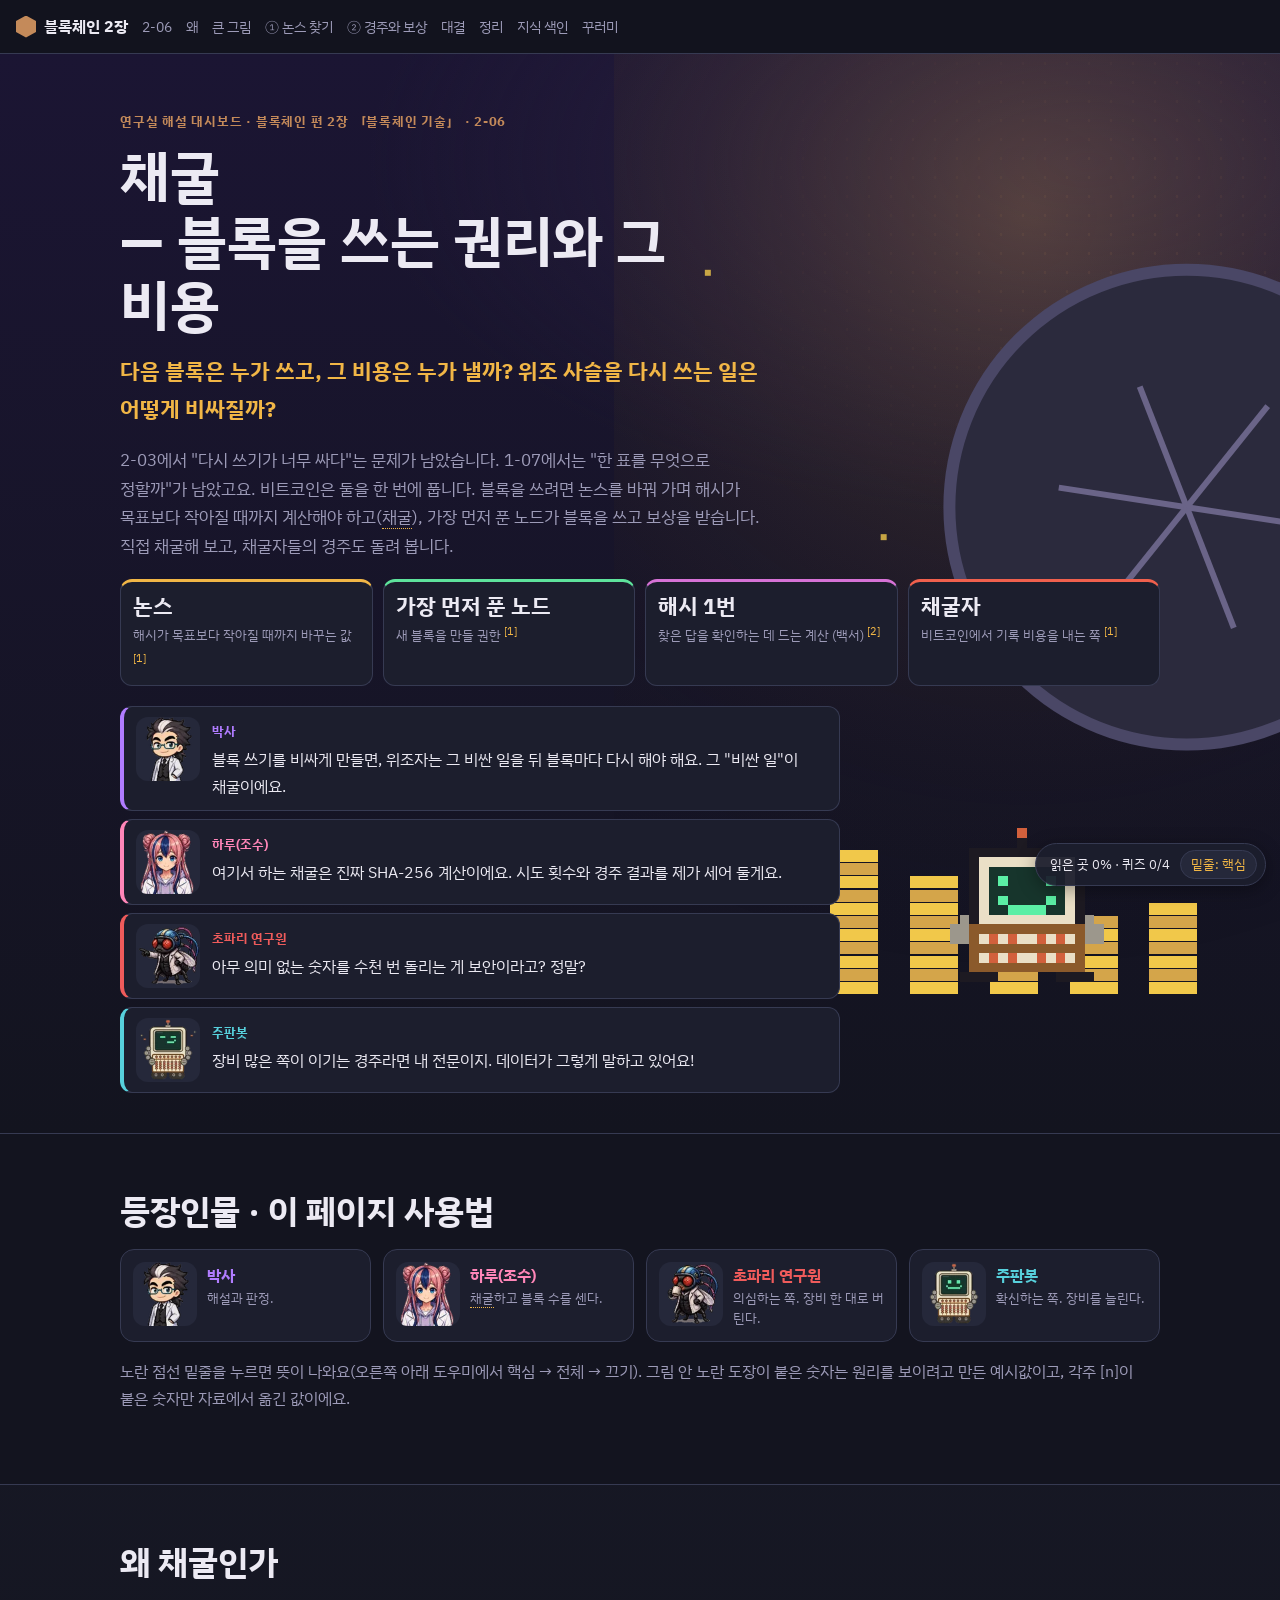
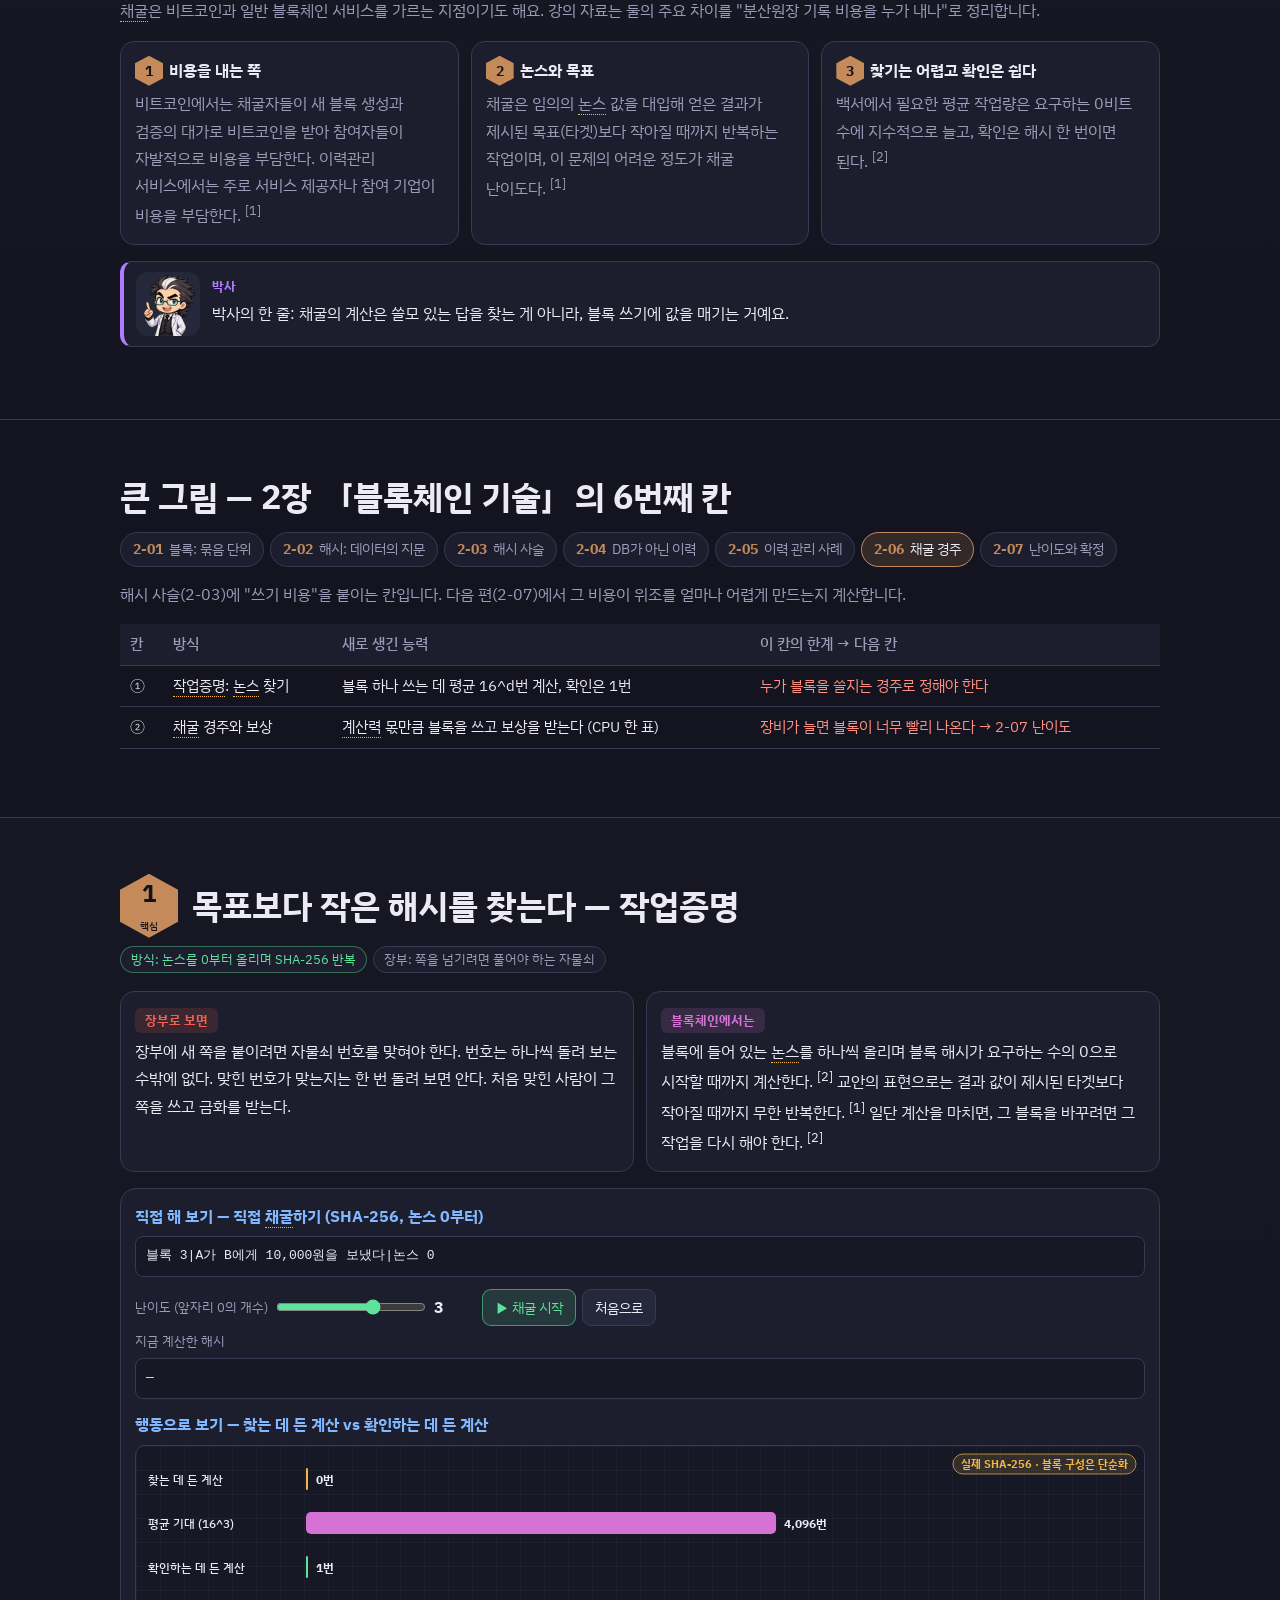
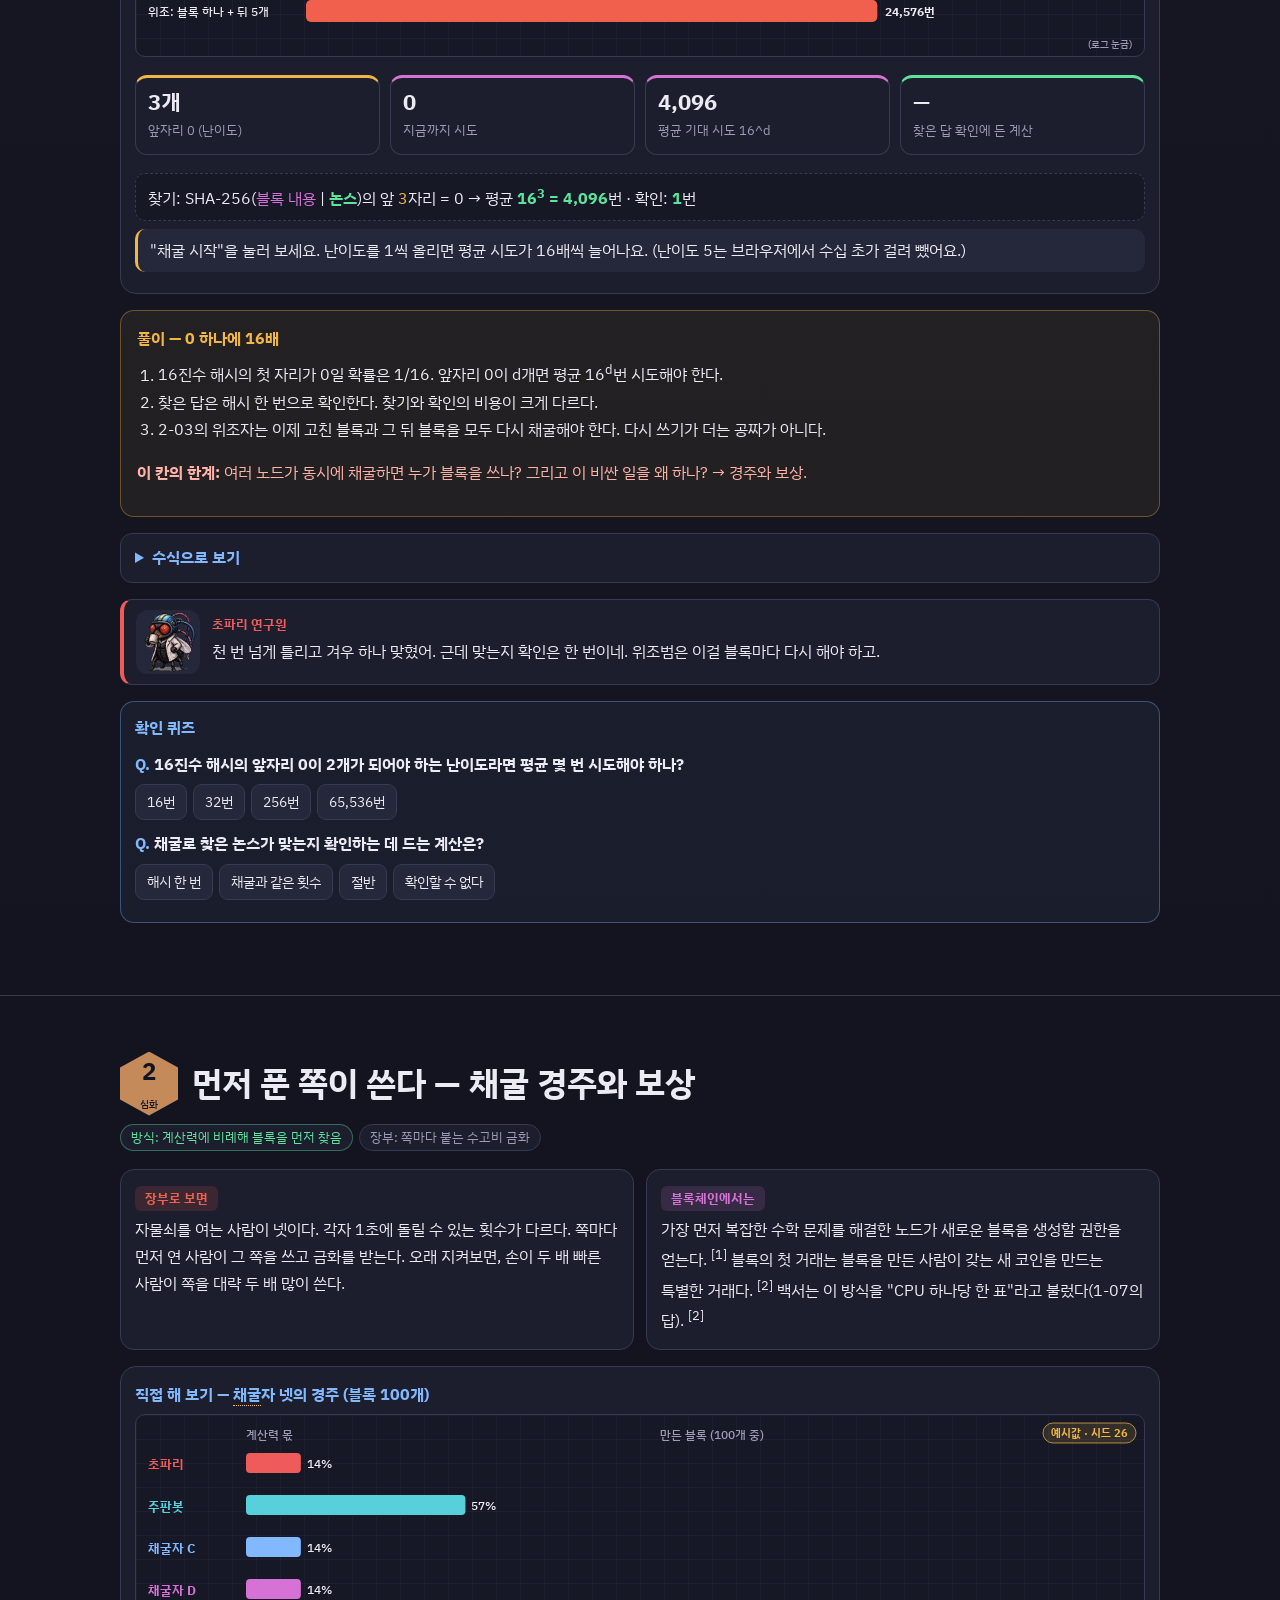
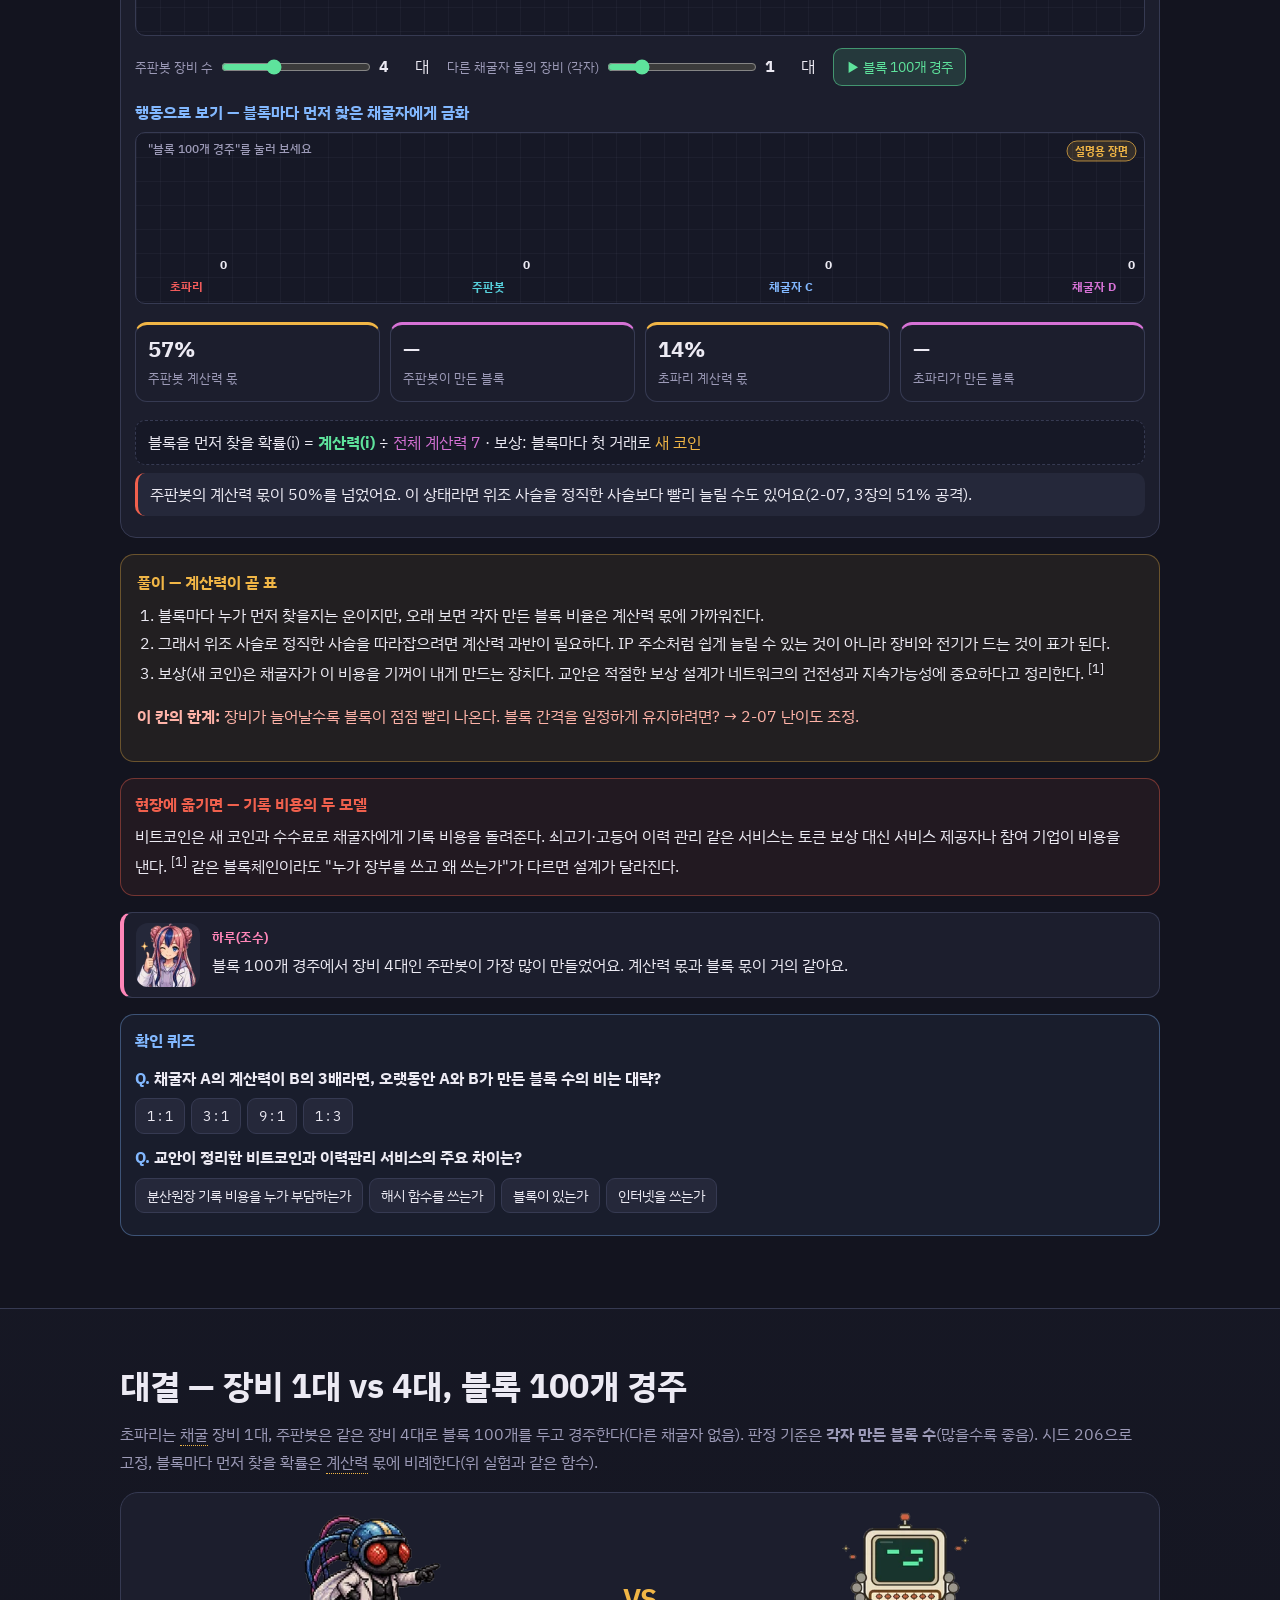
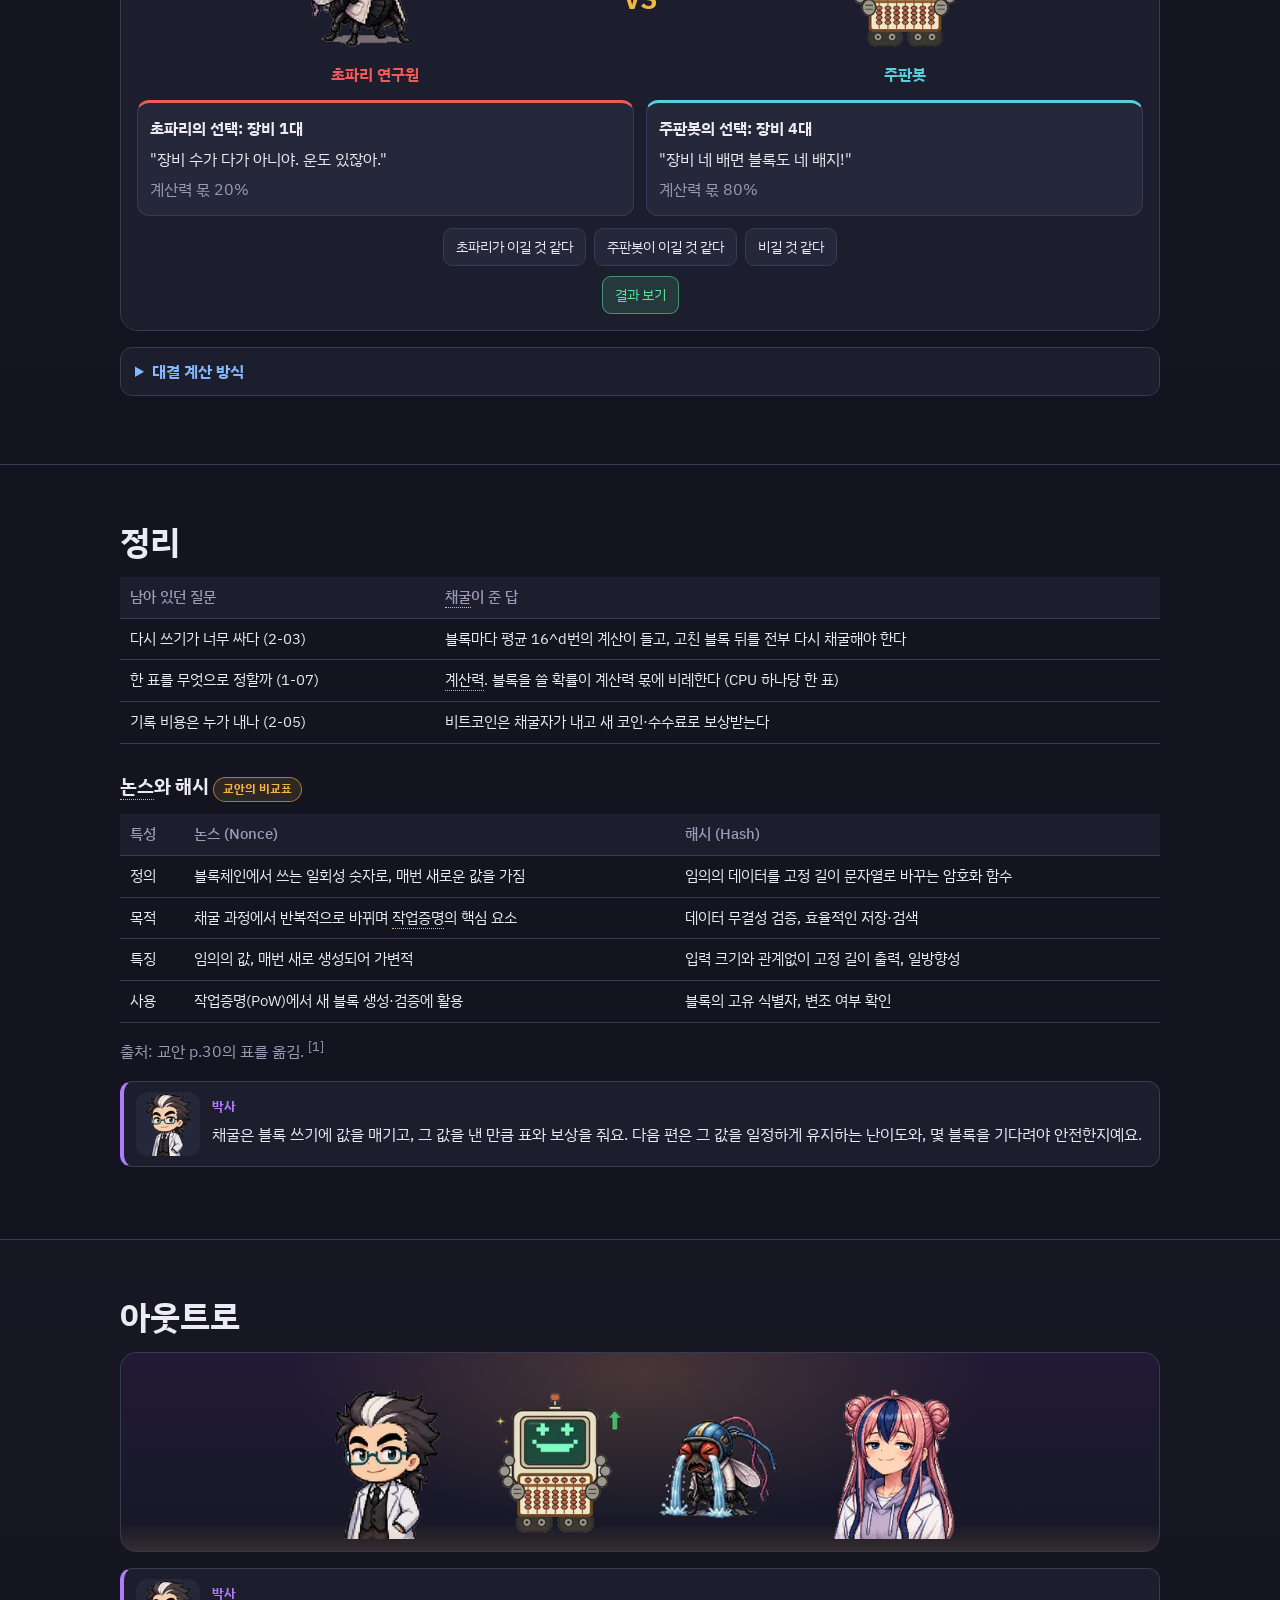
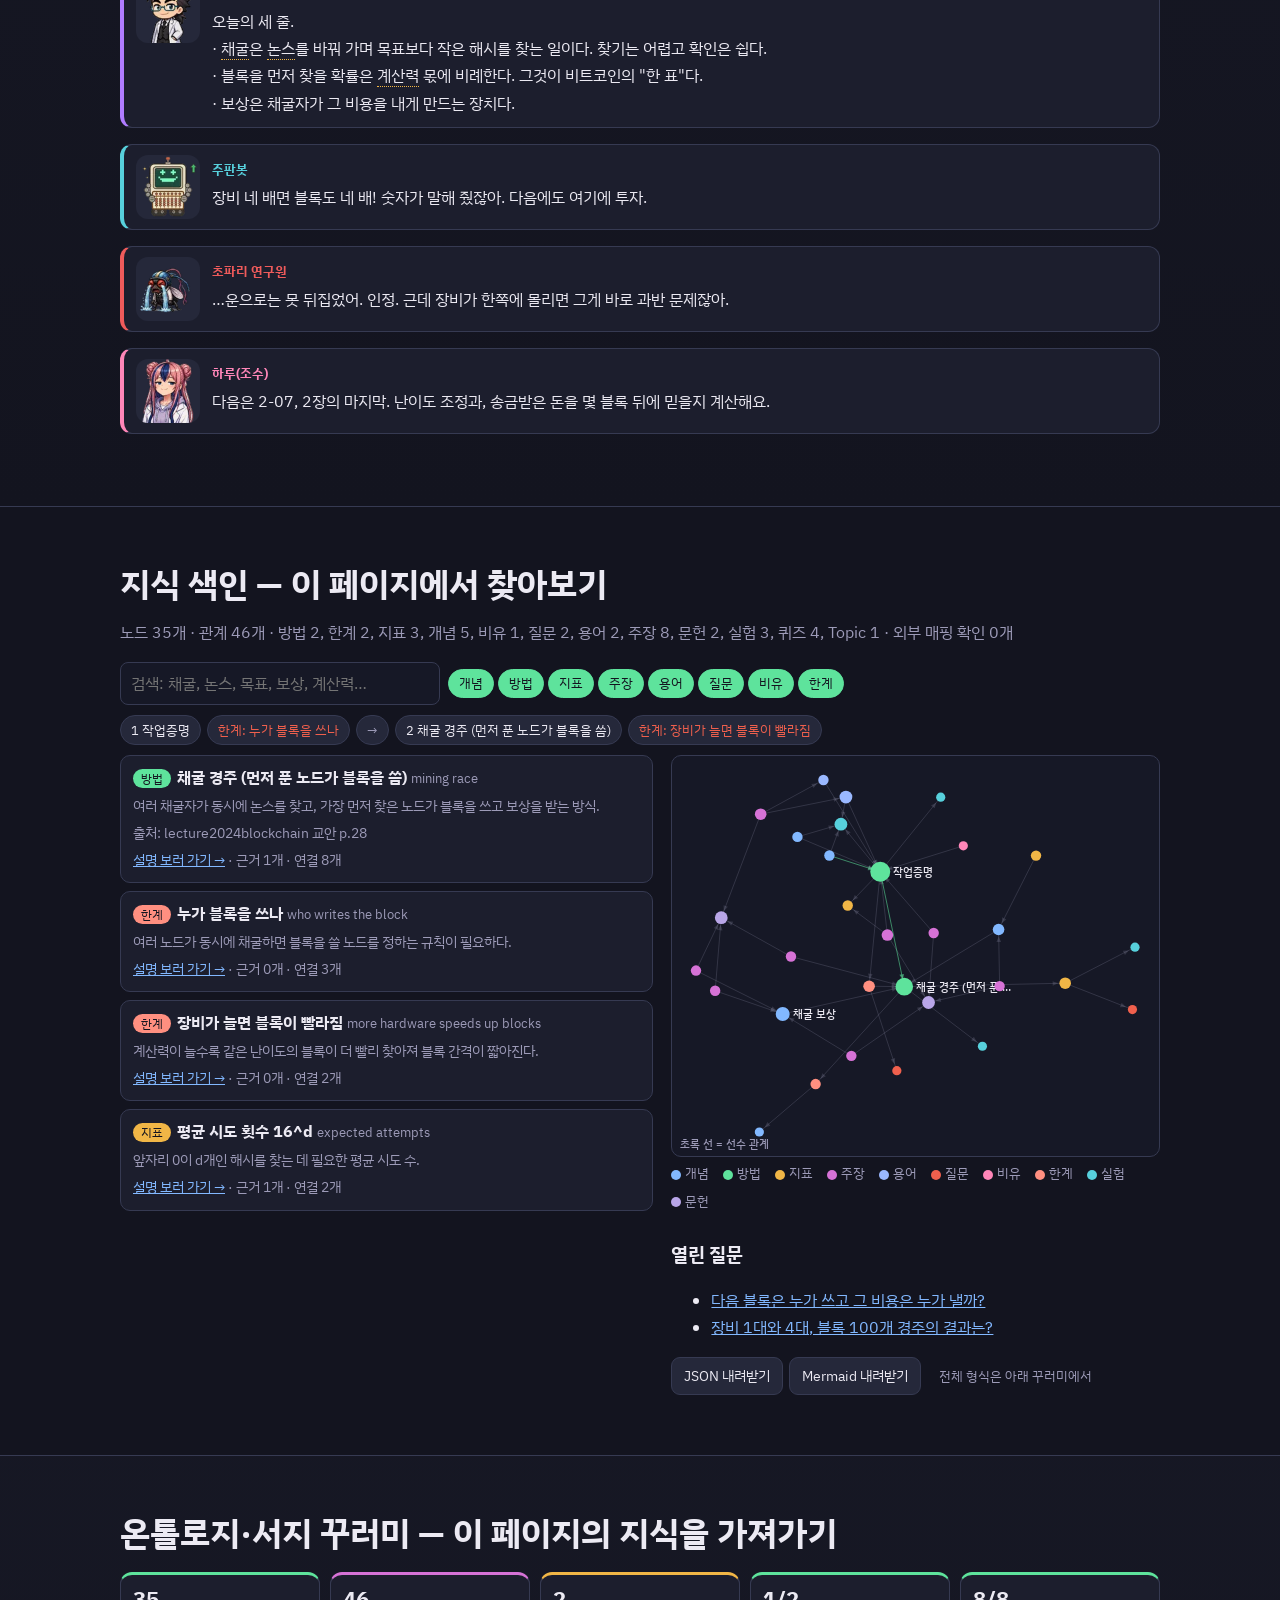
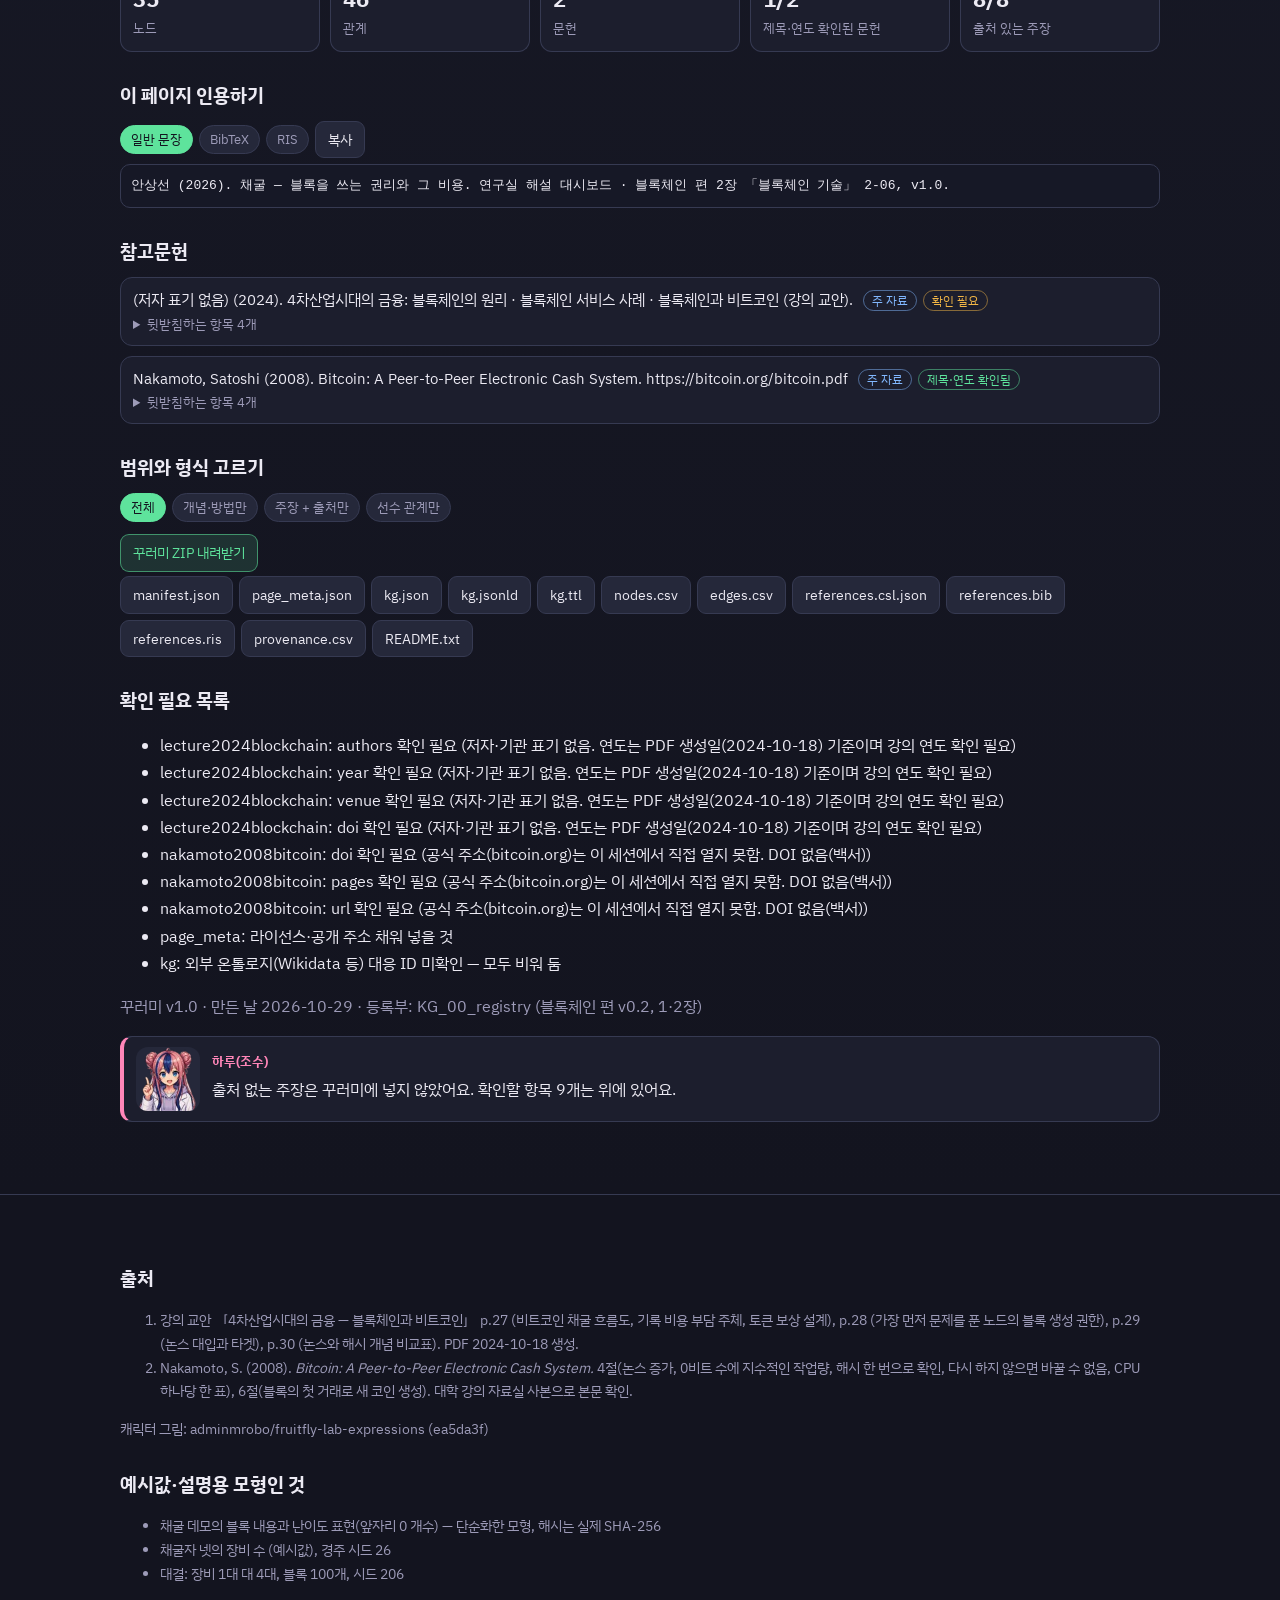
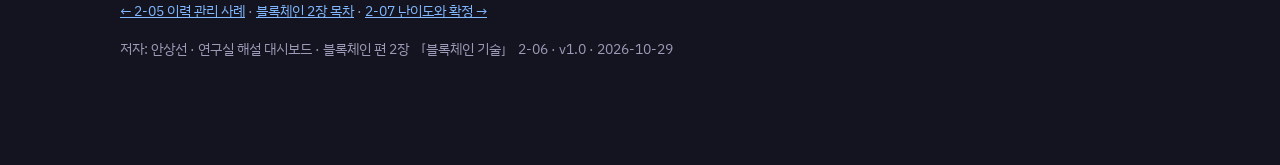
<file: 2-06_mining-race.html>
<!DOCTYPE html><html lang="ko"><head>
<meta charset="utf-8">
<meta name="viewport" content="width=device-width, initial-scale=1, viewport-fit=cover">
<title>채굴 경주</title>
<meta name="description" content="논스를 바꿔 가며 직접 SHA-256 채굴을 해 보고, 계산력에 따라 블록을 쓸 권리와 보상이 어떻게 나뉘는지 경주로 실험하는 해설 페이지">
<meta name="citation_title" content="채굴 — 블록을 쓰는 권리와 그 비용"><meta name="citation_author" content="안상선">
<meta name="citation_publication_date" content="2026/10/29"><meta name="citation_language" content="ko">
<meta name="dc.title" content="채굴 — 블록을 쓰는 권리와 그 비용"><meta name="dc.creator" content="안상선"><meta name="dc.date" content="2026-10-29">
<meta name="dc.language" content="ko"><meta name="dcterms.isPartOf" content="연구실 해설 대시보드 · 블록체인 편 2장 「블록체인 기술」"><meta name="dcterms.source" content="강의 교안 「블록체인과 비트코인」 p.27–30; Nakamoto (2008) 4·6절">
<link rel="preconnect" href="https://fonts.googleapis.com"><link rel="preconnect" href="https://fonts.gstatic.com" crossorigin>
<link href="https://fonts.googleapis.com/css2?family=IBM+Plex+Sans+KR:wght@400;500;700&display=swap" rel="stylesheet">
<link rel="stylesheet" href="assets/lab.css">
</head><body>
<div id="prog" aria-hidden="true"></div>
<nav class="top" aria-label="섹션 바로가기">
  <a class="logo" href="index.html"><i></i>블록체인 2장</a><a class="l" href="#top">2-06</a>
  <a class="l" href="#why">왜</a><a class="l" href="#big">큰 그림</a><a class="l" href="#lv1">① 논스 찾기</a><a class="l" href="#lv2">② 경주와 보상</a>
  <a class="l" href="#duel">대결</a><a class="l" href="#summary">정리</a><a class="l" href="#kg">지식 색인</a><a class="l" href="#export">꾸러미</a>
</nav>

<header class="hero" id="top">
  <div class="hex"></div>
  <div class="hero-bg" data-img="bg_2_06" role="img" aria-label="금화와 장부가 쌓인 회계실을 픽셀로 그린 배경"><canvas id="heroCv" aria-hidden="true"></canvas></div>
  <div class="wrap">
    <div class="hero-text">
      <div class="eyebrow">연구실 해설 대시보드 · 블록체인 편 2장 「블록체인 기술」 · 2-06</div>
      <h1>채굴<br>— 블록을 쓰는 권리와 그 비용</h1>
      <p class="q">다음 블록은 누가 쓰고, 그 비용은 누가 낼까? 위조 사슬을 다시 쓰는 일은 어떻게 비싸질까?</p>
      <p class="lead">2-03에서 "다시 쓰기가 너무 싸다"는 문제가 남았습니다. 1-07에서는 "한 표를 무엇으로 정할까"가 남았고요. 비트코인은 둘을 한 번에 풉니다. 블록을 쓰려면 논스를 바꿔 가며 해시가 목표보다 작아질 때까지 계산해야 하고(채굴), 가장 먼저 푼 노드가 블록을 쓰고 보상을 받습니다. 직접 채굴해 보고, 채굴자들의 경주도 돌려 봅니다.</p>
    </div>
    <section class="kpis" aria-label="숫자 요약"><div class="kpi a"><b>논스</b><span>해시가 목표보다 작아질 때까지 바꾸는 값 <sup>[1]</sup></span></div><div class="kpi g"><b>가장 먼저 푼 노드</b><span>새 블록을 만들 권한 <sup>[1]</sup></span></div><div class="kpi m"><b>해시 1번</b><span>찾은 답을 확인하는 데 드는 계산 (백서) <sup>[2]</sup></span></div><div class="kpi r"><b>채굴자</b><span>비트코인에서 기록 비용을 내는 쪽 <sup>[1]</sup></span></div></section>
    <div class="dialog" aria-label="캐릭터 대화"><div class="say " data-who="doc"><img class="who" data-who="doc" data-mood="think" data-img="doc_e09" alt="" aria-hidden="true"><div><b class="name">박사</b><p>블록 쓰기를 비싸게 만들면, 위조자는 그 비싼 일을 뒤 블록마다 다시 해야 해요. 그 "비싼 일"이 채굴이에요.</p></div></div><div class="say " data-who="asst"><img class="who" data-who="asst" data-mood="smile" data-img="asst_e13" alt="" aria-hidden="true"><div><b class="name">하루(조수)</b><p>여기서 하는 채굴은 진짜 SHA-256 계산이에요. 시도 횟수와 경주 결과를 제가 세어 둘게요.</p></div></div><div class="say " data-who="fly"><img class="who" data-who="fly" data-mood="point" data-img="fly_e08" alt="" aria-hidden="true"><div><b class="name">초파리 연구원</b><p>아무 의미 없는 숫자를 수천 번 돌리는 게 보안이라고? 정말?</p></div></div><div class="say " data-who="robo"><img class="who" data-who="robo" data-mood="coin" data-img="robo_e16" alt="" aria-hidden="true"><div><b class="name">주판봇</b><p>장비 많은 쪽이 이기는 경주라면 내 전문이지. 데이터가 그렇게 말하고 있어요!</p></div></div></div>
  </div>
</header>

<section class="level" id="cast"><div class="wrap">
  <h2>등장인물 · 이 페이지 사용법</h2>
  <div class="cast"><div><img class="who" data-who="doc" data-mood="front" data-img="doc_e08" alt="" aria-hidden="true"><div><b style="color:var(--c-doc)">박사</b><small>해설과 판정.</small></div></div><div><img class="who" data-who="asst" data-mood="smile" data-img="asst_e13" alt="" aria-hidden="true"><div><b style="color:var(--c-asst)">하루(조수)</b><small>채굴하고 블록 수를 센다.</small></div></div><div><img class="who" data-who="fly" data-mood="clip" data-img="fly_e10" alt="" aria-hidden="true"><div><b style="color:var(--c-fly)">초파리 연구원</b><small>의심하는 쪽. 장비 한 대로 버틴다.</small></div></div><div><img class="who" data-who="robo" data-mood="smile" data-img="robo_e13" alt="" aria-hidden="true"><div><b style="color:var(--c-robo)">주판봇</b><small>확신하는 쪽. 장비를 늘린다.</small></div></div></div>
  <p class="sub">노란 점선 밑줄을 누르면 뜻이 나와요(오른쪽 아래 도우미에서 핵심 → 전체 → 끄기). 그림 안 노란 도장이 붙은 숫자는 원리를 보이려고 만든 예시값이고, 각주 [n]이 붙은 숫자만 자료에서 옮긴 값이에요.</p>
</div></section>

<section class="level" id="why"><div class="wrap">
  <h2>왜 채굴인가</h2>
  <p class="sub">채굴은 비트코인과 일반 블록체인 서비스를 가르는 지점이기도 해요. 강의 자료는 둘의 주요 차이를 "분산원장 기록 비용을 누가 내나"로 정리합니다.</p>
  <div class="steps"><div><b class="n">1</b><b>비용을 내는 쪽</b><p class="sub" style="margin:.3em 0 0">비트코인에서는 채굴자들이 새 블록 생성과 검증의 대가로 비트코인을 받아 참여자들이 자발적으로 비용을 부담한다. 이력관리 서비스에서는 주로 서비스 제공자나 참여 기업이 비용을 부담한다. <sup>[1]</sup></p></div><div><b class="n">2</b><b>논스와 목표</b><p class="sub" style="margin:.3em 0 0">채굴은 임의의 논스 값을 대입해 얻은 결과가 제시된 목표(타겟)보다 작아질 때까지 반복하는 작업이며, 이 문제의 어려운 정도가 채굴 난이도다. <sup>[1]</sup></p></div><div><b class="n">3</b><b>찾기는 어렵고 확인은 쉽다</b><p class="sub" style="margin:.3em 0 0">백서에서 필요한 평균 작업량은 요구하는 0비트 수에 지수적으로 늘고, 확인은 해시 한 번이면 된다. <sup>[2]</sup></p></div></div>
  <div class="say " data-who="doc"><img class="who" data-who="doc" data-mood="e07" data-img="doc_e07" alt="" aria-hidden="true"><div><b class="name">박사</b><p>박사의 한 줄: 채굴의 계산은 쓸모 있는 답을 찾는 게 아니라, 블록 쓰기에 값을 매기는 거예요.</p></div></div>
</div></section>

<section class="level" id="big"><div class="wrap">
  <h2>큰 그림 — 2장 「블록체인 기술」의 6번째 칸</h2>
  <nav class="path" aria-label="챕터 안 위치"><a class="pchip" href="2-01_block-bundle.html"><b>2-01</b> 블록: 묶음 단위</a><a class="pchip" href="2-02_hash-fingerprint.html"><b>2-02</b> 해시: 데이터의 지문</a><a class="pchip" href="2-03_hash-chain.html"><b>2-03</b> 해시 사슬</a><a class="pchip" href="2-04_history-not-database.html"><b>2-04</b> DB가 아닌 이력</a><a class="pchip" href="2-05_provenance-cases.html"><b>2-05</b> 이력 관리 사례</a><a class="pchip on" href="2-06_mining-race.html" aria-current="page"><b>2-06</b> 채굴 경주</a><a class="pchip" href="2-07_difficulty-and-confirmation.html"><b>2-07</b> 난이도와 확정</a></nav>
  <p class="sub">해시 사슬(2-03)에 "쓰기 비용"을 붙이는 칸입니다. 다음 편(2-07)에서 그 비용이 위조를 얼마나 어렵게 만드는지 계산합니다.</p>
  <div class="tw"><table class="tb">
    <thead><tr><th>칸</th><th>방식</th><th>새로 생긴 능력</th><th>이 칸의 한계 → 다음 칸</th></tr></thead>
    <tbody><tr><td>①</td><td>작업증명: 논스 찾기</td><td>블록 하나 쓰는 데 평균 16^d번 계산, 확인은 1번</td><td class="r">누가 블록을 쓸지는 경주로 정해야 한다</td></tr><tr><td>②</td><td>채굴 경주와 보상</td><td>계산력 몫만큼 블록을 쓰고 보상을 받는다 (CPU 한 표)</td><td class="r">장비가 늘면 블록이 너무 빨리 나온다 → 2-07 난이도</td></tr></tbody></table></div>
  
</div></section>

<section class="level" id="lv1"><div class="wrap">
  <div class="lvhead"><div class="hexno">1<small>핵심</small></div><h2>목표보다 작은 해시를 찾는다 — 작업증명</h2>
    <p class="sub"><span class="lvtag g">방식: 논스를 0부터 올리며 SHA-256 반복</span><span class="lvtag ">장부: 쪽을 넘기려면 풀어야 하는 자물쇠</span></p></div>
  <div class="pair">
    <div><div class="tag fly">장부로 보면</div><p>장부에 새 쪽을 붙이려면 자물쇠 번호를 맞혀야 한다. 번호는 하나씩 돌려 보는 수밖에 없다. 맞힌 번호가 맞는지는 한 번 돌려 보면 안다. 처음 맞힌 사람이 그 쪽을 쓰고 금화를 받는다.</p></div>
    <div><div class="tag nn">블록체인에서는</div><p>블록에 들어 있는 논스를 하나씩 올리며 블록 해시가 요구하는 수의 0으로 시작할 때까지 계산한다. <sup>[2]</sup> 교안의 표현으로는 결과 값이 제시된 타겟보다 작아질 때까지 무한 반복한다. <sup>[1]</sup> 일단 계산을 마치면, 그 블록을 바꾸려면 그 작업을 다시 해야 한다. <sup>[2]</sup></p></div>
  </div>
  <section class="panel"><h3>직접 해 보기 — 직접 채굴하기 (SHA-256, 논스 0부터)</h3>
    <div class="hashbox" id="m1data">블록 3|A가 B에게 10,000원을 보냈다|논스 0</div>
    <div class="ctrl"><div class="group"><span class="glabel">난이도 (앞자리 0의 개수)</span><input type="range" id="r1d" min="1" max="4" step="1" value="3" aria-label="채굴 난이도"><span class="val" id="v1d">3</span></div>
      <div class="group"><button class="bt primary" id="b1Mine">▶ 채굴 시작</button><button class="bt" id="b1Reset">처음으로</button></div></div>
    <div class="glabel">지금 계산한 해시</div><div class="hashbox" id="m1hash">—</div>
    <h3>행동으로 보기 — 찾는 데 든 계산 vs 확인하는 데 든 계산</h3>
    <div class="cwrap"><canvas id="c1b" class="wide" aria-label="채굴 시도 횟수와 검증 횟수(1회), 위조 시 다시 해야 할 계산을 로그 눈금 막대로 비교한 그림"></canvas></div>
    <section class="kpis" id="k1"></section><div class="eq" id="eq1"></div><div class="insight" id="ins1" aria-live="polite"></div></section>
  <div class="explain"><h4>풀이 — 0 하나에 16배</h4>
    <ol><li>16진수 해시의 첫 자리가 0일 확률은 1/16. 앞자리 0이 d개면 평균 16<sup>d</sup>번 시도해야 한다.</li>
      <li>찾은 답은 해시 한 번으로 확인한다. 찾기와 확인의 비용이 크게 다르다.</li>
      <li>2-03의 위조자는 이제 고친 블록과 그 뒤 블록을 모두 다시 채굴해야 한다. 다시 쓰기가 더는 공짜가 아니다.</li></ol>
    <p class="limit"><b>이 칸의 한계:</b> 여러 노드가 동시에 채굴하면 누가 블록을 쓰나? 그리고 이 비싼 일을 왜 하나? → 경주와 보상.</p></div>
  <details class="math"><summary>수식으로 보기</summary><p>해시 출력이 고르게 퍼져 있다고 보면, 앞 d자리가 모두 0일 확률은 (1/16)<sup>d</sup>, 성공까지 시도 횟수는 기하분포를 따르고 평균은 16<sup>d</sup>이다. 실제 비트코인은 "앞자리 0의 개수"가 아니라 해시를 큰 수로 보고 목표값보다 작은지 비교한다.</p><p class="lim">이 데모의 블록 구성은 단순화했다. 실제 채굴은 블록 머리글(이전 블록 해시, 거래 요약, 시각, 목표, 논스)을 해시한다.</p></details>
  <div class="say " data-who="fly"><img class="who" data-who="fly" data-mood="type" data-img="fly_e09" alt="" aria-hidden="true"><div><b class="name">초파리 연구원</b><p>천 번 넘게 틀리고 겨우 하나 맞혔어. 근데 맞는지 확인은 한 번이네. 위조범은 이걸 블록마다 다시 해야 하고.</p></div></div>
  <div class="quiz" data-quiz="lv1"></div>
</div></section>
<section class="level" id="lv2"><div class="wrap">
  <div class="lvhead"><div class="hexno">2<small>심화</small></div><h2>먼저 푼 쪽이 쓴다 — 채굴 경주와 보상</h2>
    <p class="sub"><span class="lvtag g">방식: 계산력에 비례해 블록을 먼저 찾음</span><span class="lvtag ">장부: 쪽마다 붙는 수고비 금화</span></p></div>
  <div class="pair">
    <div><div class="tag fly">장부로 보면</div><p>자물쇠를 여는 사람이 넷이다. 각자 1초에 돌릴 수 있는 횟수가 다르다. 쪽마다 먼저 연 사람이 그 쪽을 쓰고 금화를 받는다. 오래 지켜보면, 손이 두 배 빠른 사람이 쪽을 대략 두 배 많이 쓴다.</p></div>
    <div><div class="tag nn">블록체인에서는</div><p>가장 먼저 복잡한 수학 문제를 해결한 노드가 새로운 블록을 생성할 권한을 얻는다. <sup>[1]</sup> 블록의 첫 거래는 블록을 만든 사람이 갖는 새 코인을 만드는 특별한 거래다. <sup>[2]</sup> 백서는 이 방식을 "CPU 하나당 한 표"라고 불렀다(1-07의 답). <sup>[2]</sup></p></div>
  </div>
  <section class="panel"><h3>직접 해 보기 — 채굴자 넷의 경주 (블록 100개)</h3>
    <div class="cwrap"><canvas id="c2" aria-label="채굴자 넷의 계산력 몫과 블록 100개 중 각자 만든 블록 수를 비교하는 막대그래프"></canvas></div>
    <div class="ctrl"><div class="group"><span class="glabel">주판봇 장비 수</span><input type="range" id="r2r" min="1" max="10" step="1" value="4" aria-label="주판봇 장비 수"><span class="val" id="v2r">4</span>대</div>
      <div class="group"><span class="glabel">다른 채굴자 둘의 장비 (각자)</span><input type="range" id="r2o" min="0" max="5" step="1" value="1" aria-label="다른 채굴자 장비 수"><span class="val" id="v2o">1</span>대</div>
      <div class="group"><button class="bt primary" id="b2Run">▶ 블록 100개 경주</button></div></div>
    <h3>행동으로 보기 — 블록마다 먼저 찾은 채굴자에게 금화</h3>
    <div class="cwrap"><canvas id="c2b" class="wide" aria-label="블록이 하나씩 만들어질 때마다 먼저 찾은 채굴자 앞에 금화가 쌓이는 장면"></canvas></div>
    <section class="kpis" id="k2"></section><div class="eq" id="eq2"></div><div class="insight" id="ins2" aria-live="polite"></div></section>
  <div class="explain"><h4>풀이 — 계산력이 곧 표</h4>
    <ol><li>블록마다 누가 먼저 찾을지는 운이지만, 오래 보면 각자 만든 블록 비율은 계산력 몫에 가까워진다.</li>
      <li>그래서 위조 사슬로 정직한 사슬을 따라잡으려면 계산력 과반이 필요하다. IP 주소처럼 쉽게 늘릴 수 있는 것이 아니라 장비와 전기가 드는 것이 표가 된다.</li>
      <li>보상(새 코인)은 채굴자가 이 비용을 기꺼이 내게 만드는 장치다. 교안은 적절한 보상 설계가 네트워크의 건전성과 지속가능성에 중요하다고 정리한다. <sup>[1]</sup></li></ol>
    <p class="limit"><b>이 칸의 한계:</b> 장비가 늘어날수록 블록이 점점 빨리 나온다. 블록 간격을 일정하게 유지하려면? → 2-07 난이도 조정.</p></div>
  <div class="bridge field"><h4>현장에 옮기면 — 기록 비용의 두 모델</h4><p>비트코인은 새 코인과 수수료로 채굴자에게 기록 비용을 돌려준다. 쇠고기·고등어 이력 관리 같은 서비스는 토큰 보상 대신 서비스 제공자나 참여 기업이 비용을 낸다. <sup>[1]</sup> 같은 블록체인이라도 "누가 장부를 쓰고 왜 쓰는가"가 다르면 설계가 달라진다.</p></div>
  <div class="say " data-who="asst"><img class="who" data-who="asst" data-mood="e10" data-img="asst_e10" alt="" aria-hidden="true"><div><b class="name">하루(조수)</b><p>블록 100개 경주에서 장비 4대인 주판봇이 가장 많이 만들었어요. 계산력 몫과 블록 몫이 거의 같아요.</p></div></div>
  <div class="quiz" data-quiz="lv2"></div>
</div></section>

<section class="level" id="duel"><div class="wrap">
  <h2>대결 — 장비 1대 vs 4대, 블록 100개 경주</h2>
  <p class="sub">초파리는 채굴 장비 1대, 주판봇은 같은 장비 4대로 블록 100개를 두고 경주한다(다른 채굴자 없음). 판정 기준은 <b>각자 만든 블록 수</b>(많을수록 좋음). 시드 206으로 고정, 블록마다 먼저 찾을 확률은 계산력 몫에 비례한다(위 실험과 같은 함수).</p>
  <div class="duel" id="duelBox">
    <div class="duelhead">
      <div><img data-who="fly" data-mood="point" data-img="fly_e08" data-face="right" alt="" aria-hidden="true"><div style="color:var(--c-fly);font-weight:700">초파리 연구원</div></div>
      <div class="vs">VS</div>
      <div><img data-who="robo" data-mood="coin" data-img="robo_e16" data-face="left" alt="" aria-hidden="true"><div style="color:var(--c-robo);font-weight:700">주판봇</div></div>
    </div>
    <div class="choices">
      <div class="choice fly"><b>초파리의 선택: 장비 1대</b><p>"장비 수가 다가 아니야. 운도 있잖아."</p><p class="sub" style="margin:0">계산력 몫 20%</p></div>
      <div class="choice robo"><b>주판봇의 선택: 장비 4대</b><p>"장비 네 배면 블록도 네 배지!"</p><p class="sub" style="margin:0">계산력 몫 80%</p></div>
    </div>
    <div class="guess" role="group" aria-label="먼저 맞혀 보기">
      <button class="bt" data-g="F" aria-pressed="false">초파리가 이길 것 같다</button>
      <button class="bt" data-g="R" aria-pressed="false">주판봇이 이길 것 같다</button>
      <button class="bt" data-g="D" aria-pressed="false">비길 것 같다</button>
    </div>
    <div style="text-align:center"><button class="bt primary reveal">결과 보기</button></div>
    <div class="after">
      <div class="score"><span class="f">초파리 <i id="scF">0</i></span><span class="r">주판봇 <i id="scR">0</i></span></div>
      <div class="bars" aria-live="polite"></div>
      <div class="say asst" data-who="asst"><img class="who" data-who="asst" data-mood="firm" data-img="asst_e12" alt="" aria-hidden="true"><div><b class="name">하루(조수)</b><p>—</p></div></div>
      <div class="say verdict" data-who="doc"><img class="who" data-who="doc" data-mood="judge" data-img="doc_e10" alt="" aria-hidden="true"><div><b class="name">박사</b><p>—</p></div></div>
      <p id="guessFb" class="sub"></p>
      
    </div>
  </div>
  <details class="math"><summary>대결 계산 방식</summary><p>블록마다 난수 u를 뽑아 u &lt; 1/(1+4)이면 초파리, 아니면 주판봇이 먼저 찾은 것으로 한다(계산력 몫 비례). 시드 206, 100번 반복해 센다. 기대값은 20 대 80이다.</p><p class="lim">실제 경주는 각자 논스를 독립적으로 시도하는 과정이지만, 결과적으로 "먼저 찾을 확률 = 계산력 몫"이 된다는 점을 바로 써서 단순화했다.</p></details>
</div></section>

<section class="level" id="summary"><div class="wrap">
  <h2>정리</h2>
  <div class="tw"><table class="tb"><thead><tr><th>남아 있던 질문</th><th>채굴이 준 답</th></tr></thead><tbody>
   <tr><td>다시 쓰기가 너무 싸다 (2-03)</td><td>블록마다 평균 16^d번의 계산이 들고, 고친 블록 뒤를 전부 다시 채굴해야 한다</td></tr>
   <tr><td>한 표를 무엇으로 정할까 (1-07)</td><td>계산력. 블록을 쓸 확률이 계산력 몫에 비례한다 (CPU 하나당 한 표)</td></tr>
   <tr><td>기록 비용은 누가 내나 (2-05)</td><td>비트코인은 채굴자가 내고 새 코인·수수료로 보상받는다</td></tr></tbody></table></div>
   <h3>논스와 해시 <span class="stampnote">교안의 비교표</span></h3>
   <div class="tw"><table class="tb"><thead><tr><th>특성</th><th>논스 (Nonce)</th><th>해시 (Hash)</th></tr></thead><tbody>
   <tr><td>정의</td><td>블록체인에서 쓰는 일회성 숫자로, 매번 새로운 값을 가짐</td><td>임의의 데이터를 고정 길이 문자열로 바꾸는 암호화 함수</td></tr>
   <tr><td>목적</td><td>채굴 과정에서 반복적으로 바뀌며 작업증명의 핵심 요소</td><td>데이터 무결성 검증, 효율적인 저장·검색</td></tr>
   <tr><td>특징</td><td>임의의 값, 매번 새로 생성되어 가변적</td><td>입력 크기와 관계없이 고정 길이 출력, 일방향성</td></tr>
   <tr><td>사용</td><td>작업증명(PoW)에서 새 블록 생성·검증에 활용</td><td>블록의 고유 식별자, 변조 여부 확인</td></tr></tbody></table></div>
   <p class="sub">출처: 교안 p.30의 표를 옮김. <sup>[1]</sup></p>
  <div class="say " data-who="doc"><img class="who" data-who="doc" data-mood="front" data-img="doc_e08" alt="" aria-hidden="true"><div><b class="name">박사</b><p>채굴은 블록 쓰기에 값을 매기고, 그 값을 낸 만큼 표와 보상을 줘요. 다음 편은 그 값을 일정하게 유지하는 난이도와, 몇 블록을 기다려야 안전한지예요.</p></div></div>
</div></section>

<section class="level" id="outro"><div class="wrap">
  <h2>아웃트로</h2>
  <div class="stage" data-img="sc_2_06_outro" role="img" aria-label="무대 위에서 주판봇이 두 팔을 들고, 초파리 연구원이 폭포 눈물을 흘리며 인정하는 장면"><img data-who="doc" data-mood="front" data-img="doc_e08" alt="" aria-hidden="true"><img data-who="robo" data-mood="happy" data-img="robo_e12" alt="" aria-hidden="true"><img data-who="fly" data-mood="cry" data-img="fly_e21" alt="" aria-hidden="true"><img data-who="asst" data-mood="e16" data-img="asst_e16" alt="" aria-hidden="true"></div>
  <div class="say " data-who="doc"><img class="who" data-who="doc" data-mood="front" data-img="doc_e08" alt="" aria-hidden="true"><div><b class="name">박사</b><p>오늘의 세 줄.<br>· 채굴은 논스를 바꿔 가며 목표보다 작은 해시를 찾는 일이다. 찾기는 어렵고 확인은 쉽다.<br>· 블록을 먼저 찾을 확률은 계산력 몫에 비례한다. 그것이 비트코인의 "한 표"다.<br>· 보상은 채굴자가 그 비용을 내게 만드는 장치다.</p></div></div><div class="say " data-who="robo"><img class="who" data-who="robo" data-mood="happy" data-img="robo_e12" alt="" aria-hidden="true"><div><b class="name">주판봇</b><p>장비 네 배면 블록도 네 배! 숫자가 말해 줬잖아. 다음에도 여기에 투자.</p></div></div><div class="say " data-who="fly"><img class="who" data-who="fly" data-mood="cry" data-img="fly_e21" alt="" aria-hidden="true"><div><b class="name">초파리 연구원</b><p>…운으로는 못 뒤집었어. 인정. 근데 장비가 한쪽에 몰리면 그게 바로 과반 문제잖아.</p></div></div><div class="say " data-who="asst"><img class="who" data-who="asst" data-mood="e16" data-img="asst_e16" alt="" aria-hidden="true"><div><b class="name">하루(조수)</b><p>다음은 2-07, 2장의 마지막. 난이도 조정과, 송금받은 돈을 몇 블록 뒤에 믿을지 계산해요.</p></div></div>
</div></section>

<section class="level" id="kg"><div class="wrap">
  <h2>지식 색인 — 이 페이지에서 찾아보기</h2>
  <p class="sub" id="kgStats"></p>
  <div class="kgtools"><input type="text" id="kgQ" placeholder="검색: 채굴, 논스, 목표, 보상, 계산력…" aria-label="지식 색인 검색"><div id="kgChips" role="group" aria-label="종류 필터"></div></div>
  <div class="flow" id="kgPath" aria-label="사다리 경로"></div>
  <div class="kggrid">
    <div class="kglist" id="kgList" aria-live="polite"></div>
    <div>
      <div class="cwrap"><canvas id="kgCv" aria-label="이 페이지 개념들의 관계 그래프. 노드를 누르면 목록에서 펼쳐진다"></canvas></div>
      <div class="legend" id="kgLegend"></div>
      <h3>열린 질문</h3><ul id="kgOpen"></ul>
      <div class="ctrl"><div class="group"><button class="bt" id="kgJson">JSON 내려받기</button><button class="bt" id="kgMmd">Mermaid 내려받기</button></div><span class="glabel">전체 형식은 아래 꾸러미에서</span></div>
    </div>
  </div>
</div></section>

<section class="level" id="export"><div class="wrap">
  <h2>온톨로지·서지 꾸러미 — 이 페이지의 지식을 가져가기</h2>
  <section class="kpis" id="exK"></section>
  <h3>이 페이지 인용하기</h3>
  <div class="group"><button class="chip" data-cf="text" aria-pressed="true">일반 문장</button><button class="chip" data-cf="bib" aria-pressed="false">BibTeX</button><button class="chip" data-cf="ris" aria-pressed="false">RIS</button><button class="bt" id="exCopy">복사</button></div>
  <pre class="cite" id="exCite"></pre>
  <h3>참고문헌</h3><div class="reflist" id="exRefs"></div>
  <h3>범위와 형식 고르기</h3>
  <div class="group" role="group" aria-label="범위"><button class="chip" data-sc="all" aria-pressed="true">전체</button><button class="chip" data-sc="concepts" aria-pressed="false">개념·방법만</button><button class="chip" data-sc="claims" aria-pressed="false">주장 + 출처만</button><button class="chip" data-sc="prereq" aria-pressed="false">선수 관계만</button></div>
  <div class="ctrl"><div class="group"><button class="bt primary" id="exZip">꾸러미 ZIP 내려받기</button></div></div>
  <div class="group" id="exFiles"></div>
  <div id="dlBox" class="panel"><h3 id="dlName">파일 내용</h3><p class="sub" style="margin:0">내려받기가 막힌 화면에서는 아래 내용을 복사해 같은 이름의 파일로 저장하세요.</p><div class="ctrl"><button class="bt" id="dlCopy">내용 복사</button><button class="bt" id="dlClose">닫기</button></div><pre class="cite" id="dlText"></pre></div>
  <h3>확인 필요 목록</h3><ul id="exTodo"></ul>
  <p class="sub" id="exVer"></p>
  <div class="say " data-who="asst"><img class="who" data-who="asst" data-mood="ledger" data-img="asst_e07" alt="" aria-hidden="true"><div><b class="name">하루(조수)</b><p><span id="exSay">출처 없는 주장은 꾸러미에 넣지 않았어요.</span></p></div></div>
</div></section>

<footer><div class="wrap">
  <h3>출처</h3><ol><li id="ref1">강의 교안 「4차산업시대의 금융 — 블록체인과 비트코인」 p.27 (비트코인 채굴 흐름도, 기록 비용 부담 주체, 토큰 보상 설계), p.28 (가장 먼저 문제를 푼 노드의 블록 생성 권한), p.29 (논스 대입과 타겟), p.30 (논스와 해시 개념 비교표). PDF 2024-10-18 생성.</li><li id="ref2">Nakamoto, S. (2008). <i>Bitcoin: A Peer-to-Peer Electronic Cash System.</i> 4절(논스 증가, 0비트 수에 지수적인 작업량, 해시 한 번으로 확인, 다시 하지 않으면 바꿀 수 없음, CPU 하나당 한 표), 6절(블록의 첫 거래로 새 코인 생성). 대학 강의 자료실 사본으로 본문 확인.</li></ol>
  <p>캐릭터 그림: adminmrobo/fruitfly-lab-expressions (ea5da3f)</p>
  <h3>예시값·설명용 모형인 것</h3><ul><li>채굴 데모의 블록 내용과 난이도 표현(앞자리 0 개수) — 단순화한 모형, 해시는 실제 SHA-256</li><li>채굴자 넷의 장비 수 (예시값), 경주 시드 26</li><li>대결: 장비 1대 대 4대, 블록 100개, 시드 206</li></ul>
  <p class="pn"><a href="2-05_provenance-cases.html">← 2-05 이력 관리 사례</a> · <a href="index.html">블록체인 2장 목차</a> · <a href="2-07_difficulty-and-confirmation.html">2-07 난이도와 확정 →</a></p>
  <p>저자: 안상선 · 연구실 해설 대시보드 · 블록체인 편 2장 「블록체인 기술」 2-06 · v1.0 · 2026-10-29</p>
</div></footer>

<div id="tip" role="tooltip"></div>
<div id="study" aria-live="polite"><span id="stTxt">읽은 곳 0% · 퀴즈 0/0</span><button id="stBtn">밑줄: 핵심</button></div>
<script type="application/json" id="gloss-data">[["채굴", "채굴 (mining)", "채굴", "새 블록을 만들고 검증하는 계산 작업. 먼저 성공한 채굴자가 보상으로 비트코인을 받는다.", "lab:concept/mining", "#why", true], ["논스", "논스 (nonce)", "채굴", "'일회성 숫자'. 채굴할 때 해시가 목표보다 작아질 때까지 바꿔 가며 넣는 값.", "lab:term/nonce", "#lv1", true], ["목표값", "목표값 (target)", "채굴", "블록 해시가 이 값보다 작아야 유효하다. 목표값이 작을수록 난이도가 높다.", "lab:term/target", "#lv1", true], ["작업증명", "작업증명 (Proof of Work)", "합의", "계산 작업을 해냈다는 증거(목표보다 작은 해시)로 블록 생성 권한을 정하는 합의 방식.", "lab:method/proof-of-work", "#lv1", true], ["채굴 보상", "채굴 보상 (block reward)", "채굴", "새 블록을 만든 채굴자가 받는 비트코인. 블록의 첫 거래로 새 코인이 만들어진다.", "lab:concept/block-reward", "#lv2", true], ["계산력", "계산력 (hash rate)", "채굴", "채굴에 쓰는 장비가 1초에 계산하는 해시의 수. 블록을 먼저 찾을 확률은 계산력 몫에 비례한다.", "lab:metric/hash-rate", "#lv2", true], ["채굴 난이도", "채굴 난이도 (mining difficulty)", "채굴", "채굴 문제의 어려운 정도. 참여 계산력이 늘면 올라가고 줄면 내려가, 정해진 시간에 일정 수의 블록이 나오게 한다.", "lab:concept/mining-difficulty", "#why", false], ["해시", "해시 (hash)", "암호", "임의 길이의 데이터를 고정 길이 문자열로 바꾸는 단방향 함수의 결과. 입력이 조금만 바뀌어도 전혀 다른 값이 나온다.", "lab:concept/hash-function", "#lv1", false]]</script>
<script type="application/json" id="quiz-data">{"lv1": [{"q": "16진수 해시의 앞자리 0이 2개가 되어야 하는 난이도라면 평균 몇 번 시도해야 하나?", "o": ["16번", "32번", "256번", "65,536번"], "a": 2, "why": "한 자리 1/16, 두 자리 1/256 → 평균 256번.", "hint": "16 × 16.", "c": "lab:method/proof-of-work"}, {"q": "채굴로 찾은 논스가 맞는지 확인하는 데 드는 계산은?", "o": ["해시 한 번", "채굴과 같은 횟수", "절반", "확인할 수 없다"], "a": 0, "why": "찾은 논스를 넣고 한 번 해시해 보면 끝이에요. 백서 4절.", "hint": "\"확인하는 데 든 계산\" 막대.", "c": "lab:term/nonce"}], "lv2": [{"q": "채굴자 A의 계산력이 B의 3배라면, 오랫동안 A와 B가 만든 블록 수의 비는 대략?", "o": ["1 : 1", "3 : 1", "9 : 1", "1 : 3"], "a": 1, "why": "블록을 먼저 찾을 확률이 계산력 몫에 비례해요.", "hint": "경주 실험.", "c": "lab:metric/hash-rate"}, {"q": "교안이 정리한 비트코인과 이력관리 서비스의 주요 차이는?", "o": ["분산원장 기록 비용을 누가 부담하는가", "해시 함수를 쓰는가", "블록이 있는가", "인터넷을 쓰는가"], "a": 0, "why": "비트코인은 채굴자가 보상을 받고 비용을 내고, 이력관리 서비스는 서비스 제공자·참여 기업이 내요.", "hint": "교안 p.27.", "c": "lab:concept/block-reward"}]}</script>
<script type="application/json" id="kg-raw">{"version": "1.0", "page": "2-06_mining-race", "created": "2026-10-29", "registry": "KG_00_registry (블록체인 편 v0.2, 1·2장)", "ladder": ["lab:method/proof-of-work", "lab:method/mining-race"], "nodes": [{"id": "lab:method/mining-race", "type": "Method", "label": {"ko": "채굴 경주 (먼저 푼 노드가 블록을 씀)", "en": "mining race"}, "page": "2-06_mining-race", "anchor": "#lv2", "family": "systems", "anchorType": "C", "flyStrength": "none", "status": "known", "confidence": "high", "coverage": "explained", "definition": {"ko": "여러 채굴자가 동시에 논스를 찾고, 가장 먼저 찾은 노드가 블록을 쓰고 보상을 받는 방식."}, "level": 4, "source": [{"cite": "lecture2024blockchain", "loc": "교안 p.28"}], "match": [{"scheme": "wikidata", "id": "", "rel": "closeMatch", "verified": false}], "domain": ["fin"]}, {"id": "lab:limitation/who-writes", "type": "Limitation", "label": {"ko": "누가 블록을 쓰나", "en": "who writes the block"}, "page": "2-06_mining-race", "anchor": "#lv1", "family": "systems", "anchorType": "C", "flyStrength": "none", "status": "known", "confidence": "high", "coverage": "explained", "definition": {"ko": "여러 노드가 동시에 채굴하면 블록을 쓸 노드를 정하는 규칙이 필요하다."}, "level": 3, "match": [{"scheme": "wikidata", "id": "", "rel": "closeMatch", "verified": false}], "domain": ["fin"]}, {"id": "lab:limitation/blocks-speed-up", "type": "Limitation", "label": {"ko": "장비가 늘면 블록이 빨라짐", "en": "more hardware speeds up blocks"}, "page": "2-06_mining-race", "anchor": "#lv2", "family": "systems", "anchorType": "C", "flyStrength": "none", "status": "known", "confidence": "high", "coverage": "explained", "definition": {"ko": "계산력이 늘수록 같은 난이도의 블록이 더 빨리 찾아져 블록 간격이 짧아진다."}, "level": 4, "match": [{"scheme": "wikidata", "id": "", "rel": "closeMatch", "verified": false}], "domain": ["fin"]}, {"id": "lab:metric/expected-attempts", "type": "Metric", "label": {"ko": "평균 시도 횟수 16^d", "en": "expected attempts"}, "page": "2-06_mining-race", "anchor": "#lv1", "family": "systems", "anchorType": "C", "flyStrength": "none", "status": "known", "confidence": "high", "coverage": "explained", "definition": {"ko": "앞자리 0이 d개인 해시를 찾는 데 필요한 평균 시도 수."}, "level": 4, "match": [{"scheme": "wikidata", "id": "", "rel": "closeMatch", "verified": false}], "domain": ["fin"]}, {"id": "lab:metric/blocks-won", "type": "Metric", "label": {"ko": "만든 블록 수", "en": "blocks won"}, "page": "2-06_mining-race", "anchor": "#duel", "family": "systems", "anchorType": "C", "flyStrength": "none", "status": "known", "confidence": "high", "coverage": "explained", "definition": {"ko": "경주에서 각 채굴자가 먼저 찾아 쓴 블록의 수."}, "level": 3, "match": [{"scheme": "wikidata", "id": "", "rel": "closeMatch", "verified": false}], "domain": ["fin"]}, {"id": "lab:concept/one-cpu-one-vote", "type": "Concept", "label": {"ko": "CPU 하나당 한 표", "en": "one CPU one vote"}, "page": "2-06_mining-race", "anchor": "#lv2", "family": "systems", "anchorType": "C", "flyStrength": "none", "status": "known", "confidence": "high", "coverage": "explained", "definition": {"ko": "블록을 쓸 권리, 곧 표를 계산력에 비례해 주는 원리."}, "level": 4, "source": [{"cite": "nakamoto2008bitcoin", "loc": "4절"}], "match": [{"scheme": "wikidata", "id": "", "rel": "closeMatch", "verified": false}], "domain": ["fin"]}, {"id": "lab:analogy/padlock-page", "type": "Analogy", "label": {"ko": "쪽을 넘기는 자물쇠 ↔ 작업증명", "en": "padlock per page ~ proof of work"}, "page": "2-06_mining-race", "anchor": "#lv1", "family": "systems", "anchorType": "C", "flyStrength": "none", "status": "known", "confidence": "high", "coverage": "explained", "definition": {"ko": "번호를 돌려 맞혀야 새 쪽을 붙일 수 있고, 맞았는지는 한 번에 확인한다."}, "level": 3, "match": [{"scheme": "wikidata", "id": "", "rel": "closeMatch", "verified": false}], "domain": ["fin"]}, {"id": "lab:question/core", "type": "Question", "label": {"ko": "다음 블록은 누가 쓰고 그 비용은 누가 낼까?", "en": "Who writes the next block and who pays?"}, "page": "2-06_mining-race", "anchor": "#top", "family": "systems", "anchorType": "C", "flyStrength": "none", "status": "known", "confidence": "high", "coverage": "explained", "level": 3, "match": [{"scheme": "wikidata", "id": "", "rel": "closeMatch", "verified": false}], "domain": ["fin"]}, {"id": "lab:question/duel", "type": "Question", "label": {"ko": "장비 1대와 4대, 블록 100개 경주의 결과는?", "en": "1 vs 4 machines over 100 blocks"}, "page": "2-06_mining-race", "anchor": "#duel", "family": "systems", "anchorType": "C", "flyStrength": "none", "status": "known", "confidence": "high", "coverage": "explained", "level": 3, "match": [{"scheme": "wikidata", "id": "", "rel": "closeMatch", "verified": false}], "domain": ["fin"]}, {"id": "lab:concept/mining", "type": "Concept", "label": {"ko": "채굴", "en": "mining"}, "page": "2-06_mining-race", "anchor": "#why", "family": "systems", "anchorType": "C", "flyStrength": "none", "status": "known", "confidence": "high", "coverage": "explained", "definition": {"ko": "새 블록을 만들고 검증하는 계산 작업. 먼저 성공한 채굴자가 보상으로 비트코인을 받는다."}, "match": [{"scheme": "wikidata", "id": "", "rel": "closeMatch", "verified": false}], "domain": ["fin"]}, {"id": "lab:term/nonce", "type": "Term", "label": {"ko": "논스", "en": "nonce"}, "page": "2-06_mining-race", "anchor": "#lv1", "family": "systems", "anchorType": "C", "flyStrength": "none", "status": "known", "confidence": "high", "coverage": "explained", "definition": {"ko": "'일회성 숫자'. 채굴할 때 해시가 목표보다 작아질 때까지 바꿔 가며 넣는 값."}, "match": [{"scheme": "wikidata", "id": "", "rel": "closeMatch", "verified": false}], "domain": ["fin"]}, {"id": "lab:term/target", "type": "Term", "label": {"ko": "목표값", "en": "target"}, "page": "2-06_mining-race", "anchor": "#lv1", "family": "systems", "anchorType": "C", "flyStrength": "none", "status": "known", "confidence": "high", "coverage": "explained", "definition": {"ko": "블록 해시가 이 값보다 작아야 유효하다. 목표값이 작을수록 난이도가 높다."}, "match": [{"scheme": "wikidata", "id": "", "rel": "closeMatch", "verified": false}], "domain": ["fin"]}, {"id": "lab:method/proof-of-work", "type": "Method", "label": {"ko": "작업증명", "en": "Proof of Work"}, "page": "2-06_mining-race", "anchor": "#lv1", "family": "systems", "anchorType": "C", "flyStrength": "none", "status": "known", "confidence": "high", "coverage": "explained", "definition": {"ko": "계산 작업을 해냈다는 증거(목표보다 작은 해시)로 블록 생성 권한을 정하는 합의 방식."}, "match": [{"scheme": "wikidata", "id": "", "rel": "closeMatch", "verified": false}], "domain": ["fin"]}, {"id": "lab:concept/block-reward", "type": "Concept", "label": {"ko": "채굴 보상", "en": "block reward"}, "page": "2-06_mining-race", "anchor": "#lv2", "family": "systems", "anchorType": "C", "flyStrength": "none", "status": "known", "confidence": "high", "coverage": "explained", "definition": {"ko": "새 블록을 만든 채굴자가 받는 비트코인. 블록의 첫 거래로 새 코인이 만들어진다."}, "match": [{"scheme": "wikidata", "id": "", "rel": "closeMatch", "verified": false}], "domain": ["fin"]}, {"id": "lab:metric/hash-rate", "type": "Metric", "label": {"ko": "계산력", "en": "hash rate"}, "page": "2-06_mining-race", "anchor": "#lv2", "family": "systems", "anchorType": "C", "flyStrength": "none", "status": "known", "confidence": "high", "coverage": "explained", "definition": {"ko": "채굴에 쓰는 장비가 1초에 계산하는 해시의 수. 블록을 먼저 찾을 확률은 계산력 몫에 비례한다."}, "match": [{"scheme": "wikidata", "id": "", "rel": "closeMatch", "verified": false}], "domain": ["fin"]}, {"id": "lab:concept/mining-difficulty", "type": "Concept", "label": {"ko": "채굴 난이도", "en": "mining difficulty"}, "page": "2-06_mining-race", "anchor": "#why", "family": "systems", "anchorType": "C", "flyStrength": "none", "status": "known", "confidence": "high", "coverage": "explained", "definition": {"ko": "채굴 문제의 어려운 정도. 참여 계산력이 늘면 올라가고 줄면 내려가, 정해진 시간에 일정 수의 블록이 나오게 한다."}, "match": [{"scheme": "wikidata", "id": "", "rel": "closeMatch", "verified": false}], "domain": ["fin"]}, {"id": "lab:concept/hash-function", "type": "Concept", "label": {"ko": "해시", "en": "hash"}, "page": "2-06_mining-race", "anchor": "#lv1", "family": "systems", "anchorType": "C", "flyStrength": "none", "status": "known", "confidence": "high", "coverage": "explained", "definition": {"ko": "임의 길이의 데이터를 고정 길이 문자열로 바꾸는 단방향 함수의 결과. 입력이 조금만 바뀌어도 전혀 다른 값이 나온다."}, "match": [{"scheme": "wikidata", "id": "", "rel": "closeMatch", "verified": false}], "domain": ["fin"]}, {"id": "lab:claim/cost-bearer", "type": "Claim", "label": {"ko": "비트코인에서는 채굴자가 새 블록 생성·검증의 대가로 비트코인을 받아 기록 비용을 자발적으로 부담하고, 이력관리 서비스에서는 서비스 제공자나 참여 기업이 부담한다", "en": "cost-bearer"}, "page": "2-06_mining-race", "anchor": "#why", "family": "systems", "anchorType": "C", "flyStrength": "none", "status": "known", "confidence": "high", "coverage": "explained", "source": [{"cite": "lecture2024blockchain", "loc": "교안 p.27"}], "evidence": ["F01"], "match": [{"scheme": "wikidata", "id": "", "rel": "closeMatch", "verified": false}], "domain": ["fin"]}, {"id": "lab:claim/first-solver", "type": "Claim", "label": {"ko": "가장 먼저 복잡한 수학 문제를 해결한 노드가 새로운 블록을 생성할 권한을 얻는다", "en": "first-solver"}, "page": "2-06_mining-race", "anchor": "#lv2", "family": "systems", "anchorType": "C", "flyStrength": "none", "status": "known", "confidence": "high", "coverage": "explained", "source": [{"cite": "lecture2024blockchain", "loc": "교안 p.28"}], "evidence": ["F02"], "match": [{"scheme": "wikidata", "id": "", "rel": "closeMatch", "verified": false}], "domain": ["fin"]}, {"id": "lab:claim/nonce-target", "type": "Claim", "label": {"ko": "채굴은 임의의 논스를 대입해 얻은 결과가 제시된 타겟보다 작을 때까지 반복하는 작업이며, 그 어려운 정도가 난이도다", "en": "nonce-target"}, "page": "2-06_mining-race", "anchor": "#why", "family": "systems", "anchorType": "C", "flyStrength": "none", "status": "known", "confidence": "high", "coverage": "explained", "source": [{"cite": "lecture2024blockchain", "loc": "교안 p.29"}], "evidence": ["F03"], "match": [{"scheme": "wikidata", "id": "", "rel": "closeMatch", "verified": false}], "domain": ["fin"]}, {"id": "lab:claim/exponential-work", "type": "Claim", "label": {"ko": "필요한 평균 작업량은 요구하는 0비트 수에 지수적으로 늘고, 확인은 해시 한 번으로 한다", "en": "exponential-work"}, "page": "2-06_mining-race", "anchor": "#why", "family": "systems", "anchorType": "C", "flyStrength": "none", "status": "known", "confidence": "high", "coverage": "explained", "source": [{"cite": "nakamoto2008bitcoin", "loc": "4절"}], "evidence": ["F04"], "match": [{"scheme": "wikidata", "id": "", "rel": "closeMatch", "verified": false}], "domain": ["fin"]}, {"id": "lab:claim/redo-work", "type": "Claim", "label": {"ko": "작업증명을 마친 블록은 그 작업을 다시 하지 않고는 바꿀 수 없다", "en": "redo-work"}, "page": "2-06_mining-race", "anchor": "#lv1", "family": "systems", "anchorType": "C", "flyStrength": "none", "status": "known", "confidence": "high", "coverage": "explained", "source": [{"cite": "nakamoto2008bitcoin", "loc": "4절"}], "evidence": ["F05"], "match": [{"scheme": "wikidata", "id": "", "rel": "closeMatch", "verified": false}], "domain": ["fin"]}, {"id": "lab:claim/coinbase", "type": "Claim", "label": {"ko": "블록의 첫 거래는 블록을 만든 사람이 갖는 새 코인을 만드는 특별한 거래다", "en": "coinbase"}, "page": "2-06_mining-race", "anchor": "#lv2", "family": "systems", "anchorType": "C", "flyStrength": "none", "status": "known", "confidence": "high", "coverage": "explained", "source": [{"cite": "nakamoto2008bitcoin", "loc": "6절"}], "evidence": ["F06"], "match": [{"scheme": "wikidata", "id": "", "rel": "closeMatch", "verified": false}], "domain": ["fin"]}, {"id": "lab:claim/one-cpu-vote", "type": "Claim", "label": {"ko": "작업증명은 본질적으로 CPU 하나당 한 표다", "en": "one-cpu-vote"}, "page": "2-06_mining-race", "anchor": "#lv2", "family": "systems", "anchorType": "C", "flyStrength": "none", "status": "known", "confidence": "high", "coverage": "explained", "source": [{"cite": "nakamoto2008bitcoin", "loc": "4절"}], "evidence": ["F07"], "match": [{"scheme": "wikidata", "id": "", "rel": "closeMatch", "verified": false}], "domain": ["fin"]}, {"id": "lab:claim/reward-design", "type": "Claim", "label": {"ko": "토큰 보상은 채굴 활동을 장려하고 네트워크 참여를 유도하는 설계이며, 적절한 보상 설계가 네트워크의 건전성과 지속가능성에 중요하다", "en": "reward-design"}, "page": "2-06_mining-race", "anchor": "#lv2", "family": "systems", "anchorType": "C", "flyStrength": "none", "status": "known", "confidence": "high", "coverage": "explained", "source": [{"cite": "lecture2024blockchain", "loc": "교안 p.27"}], "evidence": ["F08"], "match": [{"scheme": "wikidata", "id": "", "rel": "closeMatch", "verified": false}], "domain": ["fin"]}, {"id": "lab:work/lecture2024blockchain", "type": "Work", "label": {"ko": "강의 교안: 블록체인의 원리", "en": "Lecture notes: principles of blockchain"}, "page": "2-06_mining-race", "anchor": "#ref1", "family": "systems", "anchorType": "C", "flyStrength": "none", "status": "known", "confidence": "high", "coverage": "explained", "match": [{"scheme": "wikidata", "id": "", "rel": "closeMatch", "verified": false}]}, {"id": "lab:work/nakamoto2008bitcoin", "type": "Work", "label": {"ko": "Bitcoin: A Peer-to-Peer Electronic Cash System", "en": "Bitcoin white paper"}, "page": "2-06_mining-race", "anchor": "#ref2", "family": "systems", "anchorType": "C", "flyStrength": "none", "status": "known", "confidence": "high", "coverage": "explained", "match": [{"scheme": "wikidata", "id": "", "rel": "closeMatch", "verified": false}]}, {"id": "lab:simulation/mine-sha256", "type": "Simulation", "label": {"ko": "직접 채굴 실험", "en": "mine-sha256"}, "page": "2-06_mining-race", "anchor": "#lv1", "family": "systems", "anchorType": "C", "flyStrength": "none", "status": "known", "confidence": "high", "coverage": "explained", "match": [{"scheme": "wikidata", "id": "", "rel": "closeMatch", "verified": false}], "domain": ["fin"]}, {"id": "lab:simulation/miner-race", "type": "Simulation", "label": {"ko": "채굴자 넷 경주 실험", "en": "miner-race"}, "page": "2-06_mining-race", "anchor": "#lv2", "family": "systems", "anchorType": "C", "flyStrength": "none", "status": "known", "confidence": "high", "coverage": "explained", "match": [{"scheme": "wikidata", "id": "", "rel": "closeMatch", "verified": false}], "domain": ["fin"]}, {"id": "lab:simulation/duel-1v4", "type": "Simulation", "label": {"ko": "장비 1대 대 4대 대결", "en": "duel-1v4"}, "page": "2-06_mining-race", "anchor": "#duel", "family": "systems", "anchorType": "C", "flyStrength": "none", "status": "known", "confidence": "high", "coverage": "explained", "match": [{"scheme": "wikidata", "id": "", "rel": "closeMatch", "verified": false}], "domain": ["fin"]}, {"id": "lab:quiz/2-06-lv1-1", "type": "QuizItem", "label": {"ko": "16진수 해시의 앞자리 0이 2개가 되어야 하는 난이도라면 평균 몇 번 시도해야 하나?", "en": "quiz 2-06 lv1-1"}, "page": "2-06_mining-race", "anchor": "#lv1", "family": "systems", "anchorType": "C", "flyStrength": "none", "status": "known", "confidence": "high", "coverage": "explained", "match": [{"scheme": "wikidata", "id": "", "rel": "closeMatch", "verified": false}]}, {"id": "lab:quiz/2-06-lv1-2", "type": "QuizItem", "label": {"ko": "채굴로 찾은 논스가 맞는지 확인하는 데 드는 계산은?", "en": "quiz 2-06 lv1-2"}, "page": "2-06_mining-race", "anchor": "#lv1", "family": "systems", "anchorType": "C", "flyStrength": "none", "status": "known", "confidence": "high", "coverage": "explained", "match": [{"scheme": "wikidata", "id": "", "rel": "closeMatch", "verified": false}]}, {"id": "lab:quiz/2-06-lv2-1", "type": "QuizItem", "label": {"ko": "채굴자 A의 계산력이 B의 3배라면, 오랫동안 A와 B가 만든 블록 수의 비는 대략?", "en": "quiz 2-06 lv2-1"}, "page": "2-06_mining-race", "anchor": "#lv2", "family": "systems", "anchorType": "C", "flyStrength": "none", "status": "known", "confidence": "high", "coverage": "explained", "match": [{"scheme": "wikidata", "id": "", "rel": "closeMatch", "verified": false}]}, {"id": "lab:quiz/2-06-lv2-2", "type": "QuizItem", "label": {"ko": "교안이 정리한 비트코인과 이력관리 서비스의 주요 차이는?", "en": "quiz 2-06 lv2-2"}, "page": "2-06_mining-race", "anchor": "#lv2", "family": "systems", "anchorType": "C", "flyStrength": "none", "status": "known", "confidence": "high", "coverage": "explained", "match": [{"scheme": "wikidata", "id": "", "rel": "closeMatch", "verified": false}]}, {"id": "lab:topic/blockchain-consensus", "type": "Topic", "label": {"ko": "합의 알고리즘", "en": "Consensus algorithms"}, "page": "2-06_mining-race", "anchor": "#kg", "domain": ["fin"], "status": "known", "confidence": "high", "level": 2, "via": "rehang-2026-11-24"}], "edges": [{"s": "lab:claim/cost-bearer", "p": "lab:supports", "o": "lab:concept/block-reward", "anchor": "#why", "confidence": "high", "evidence": ["F01"]}, {"s": "lab:claim/cost-bearer", "p": "lab:assertedIn", "o": "lab:work/lecture2024blockchain", "anchor": "#why", "confidence": "high", "evidence": ["F01"]}, {"s": "lab:claim/first-solver", "p": "lab:supports", "o": "lab:method/mining-race", "anchor": "#lv2", "confidence": "high", "evidence": ["F02"]}, {"s": "lab:claim/first-solver", "p": "lab:assertedIn", "o": "lab:work/lecture2024blockchain", "anchor": "#lv2", "confidence": "high", "evidence": ["F02"]}, {"s": "lab:claim/nonce-target", "p": "lab:supports", "o": "lab:term/nonce", "anchor": "#why", "confidence": "high", "evidence": ["F03"]}, {"s": "lab:claim/nonce-target", "p": "lab:supports", "o": "lab:term/target", "anchor": "#why", "confidence": "high", "evidence": ["F03"]}, {"s": "lab:claim/nonce-target", "p": "lab:assertedIn", "o": "lab:work/lecture2024blockchain", "anchor": "#why", "confidence": "high", "evidence": ["F03"]}, {"s": "lab:claim/exponential-work", "p": "lab:supports", "o": "lab:method/proof-of-work", "anchor": "#why", "confidence": "high", "evidence": ["F04"]}, {"s": "lab:claim/exponential-work", "p": "lab:supports", "o": "lab:metric/expected-attempts", "anchor": "#why", "confidence": "high", "evidence": ["F04"]}, {"s": "lab:claim/exponential-work", "p": "lab:assertedIn", "o": "lab:work/nakamoto2008bitcoin", "anchor": "#why", "confidence": "high", "evidence": ["F04"]}, {"s": "lab:claim/redo-work", "p": "lab:supports", "o": "lab:method/proof-of-work", "anchor": "#lv1", "confidence": "high", "evidence": ["F05"]}, {"s": "lab:claim/redo-work", "p": "lab:assertedIn", "o": "lab:work/nakamoto2008bitcoin", "anchor": "#lv1", "confidence": "high", "evidence": ["F05"]}, {"s": "lab:claim/coinbase", "p": "lab:supports", "o": "lab:concept/block-reward", "anchor": "#lv2", "confidence": "high", "evidence": ["F06"]}, {"s": "lab:claim/coinbase", "p": "lab:assertedIn", "o": "lab:work/nakamoto2008bitcoin", "anchor": "#lv2", "confidence": "high", "evidence": ["F06"]}, {"s": "lab:claim/one-cpu-vote", "p": "lab:supports", "o": "lab:concept/one-cpu-one-vote", "anchor": "#lv2", "confidence": "high", "evidence": ["F07"]}, {"s": "lab:claim/one-cpu-vote", "p": "lab:assertedIn", "o": "lab:work/nakamoto2008bitcoin", "anchor": "#lv2", "confidence": "high", "evidence": ["F07"]}, {"s": "lab:claim/reward-design", "p": "lab:supports", "o": "lab:concept/block-reward", "anchor": "#lv2", "confidence": "high", "evidence": ["F08"]}, {"s": "lab:claim/reward-design", "p": "lab:assertedIn", "o": "lab:work/lecture2024blockchain", "anchor": "#lv2", "confidence": "high", "evidence": ["F08"]}, {"s": "lab:method/proof-of-work", "p": "lab:demonstratedBy", "o": "lab:simulation/mine-sha256", "anchor": "#lv1", "confidence": "high"}, {"s": "lab:method/mining-race", "p": "lab:demonstratedBy", "o": "lab:simulation/miner-race", "anchor": "#lv2", "confidence": "high"}, {"s": "lab:metric/blocks-won", "p": "lab:demonstratedBy", "o": "lab:simulation/duel-1v4", "anchor": "#duel", "confidence": "high"}, {"s": "lab:method/proof-of-work", "p": "lab:prerequisiteOf", "o": "lab:method/mining-race", "anchor": "#lv2", "confidence": "high"}, {"s": "lab:method/proof-of-work", "p": "lab:hasLimitation", "o": "lab:limitation/who-writes", "anchor": "#lv1", "confidence": "high"}, {"s": "lab:limitation/who-writes", "p": "lab:addressedBy", "o": "lab:method/mining-race", "anchor": "#lv2", "confidence": "high"}, {"s": "lab:method/mining-race", "p": "lab:hasLimitation", "o": "lab:limitation/blocks-speed-up", "anchor": "#lv2", "confidence": "high"}, {"s": "lab:limitation/blocks-speed-up", "p": "lab:addressedBy", "o": "lab:concept/mining-difficulty", "anchor": "#lv2", "confidence": "mid"}, {"s": "lab:term/nonce", "p": "lab:partOf", "o": "lab:method/proof-of-work", "anchor": "#lv1", "confidence": "high"}, {"s": "lab:term/target", "p": "lab:partOf", "o": "lab:method/proof-of-work", "anchor": "#lv1", "confidence": "high"}, {"s": "lab:concept/hash-function", "p": "lab:prerequisiteOf", "o": "lab:method/proof-of-work", "anchor": "#lv1", "confidence": "high"}, {"s": "lab:concept/mining", "p": "lab:broader", "o": "lab:method/proof-of-work", "anchor": "#why", "confidence": "high"}, {"s": "lab:concept/block-reward", "p": "lab:partOf", "o": "lab:method/mining-race", "anchor": "#lv2", "confidence": "high"}, {"s": "lab:concept/one-cpu-one-vote", "p": "lab:partOf", "o": "lab:method/mining-race", "anchor": "#lv2", "confidence": "high"}, {"s": "lab:metric/hash-rate", "p": "lab:partOf", "o": "lab:concept/one-cpu-one-vote", "anchor": "#lv2", "confidence": "high"}, {"s": "lab:method/proof-of-work", "p": "lab:evaluatedBy", "o": "lab:metric/expected-attempts", "anchor": "#lv1", "confidence": "high"}, {"s": "lab:method/mining-race", "p": "lab:evaluatedBy", "o": "lab:metric/blocks-won", "anchor": "#duel", "confidence": "high"}, {"s": "lab:metric/blocks-won", "p": "lab:raises", "o": "lab:question/duel", "anchor": "#duel", "confidence": "high"}, {"s": "lab:limitation/who-writes", "p": "lab:raises", "o": "lab:question/core", "anchor": "#lv1", "confidence": "high"}, {"s": "lab:analogy/padlock-page", "p": "lab:analogyOf", "o": "lab:method/proof-of-work", "anchor": "#lv1", "confidence": "high"}, {"s": "lab:quiz/2-06-lv1-1", "p": "lab:assesses", "o": "lab:method/proof-of-work", "anchor": "#lv1", "confidence": "high"}, {"s": "lab:quiz/2-06-lv1-2", "p": "lab:assesses", "o": "lab:term/nonce", "anchor": "#lv1", "confidence": "high"}, {"s": "lab:quiz/2-06-lv2-1", "p": "lab:assesses", "o": "lab:metric/hash-rate", "anchor": "#lv2", "confidence": "high"}, {"s": "lab:quiz/2-06-lv2-2", "p": "lab:assesses", "o": "lab:concept/block-reward", "anchor": "#lv2", "confidence": "high"}, {"s": "lab:concept/hash-function", "p": "lab:broader", "o": "lab:topic/blockchain-consensus", "anchor": "#lv1", "confidence": "high", "via": "rehang-2026-11-24"}, {"s": "lab:concept/mining", "p": "lab:broader", "o": "lab:topic/blockchain-consensus", "anchor": "#why", "confidence": "high", "via": "rehang-2026-11-24"}, {"s": "lab:method/proof-of-work", "p": "lab:broader", "o": "lab:topic/blockchain-consensus", "anchor": "#lv1", "confidence": "high", "via": "rehang-2026-11-24"}, {"s": "lab:term/nonce", "p": "lab:broader", "o": "lab:topic/blockchain-consensus", "anchor": "#lv1", "confidence": "high", "via": "rehang-2026-11-24"}]}</script>
<script type="application/ld+json" id="kg-ld">{"@context": {"skos": "http://www.w3.org/2004/02/skos/core#", "schema": "https://schema.org/", "dct": "http://purl.org/dc/terms/", "prov": "http://www.w3.org/ns/prov#", "lab": "urn:lab:"}, "@graph": [{"@id": "lab:method/mining-race", "@type": ["skos:Concept", "lab:Method"], "skos:prefLabel": [{"@value": "채굴 경주 (먼저 푼 노드가 블록을 씀)", "@language": "ko"}, {"@value": "mining race", "@language": "en"}], "skos:definition": {"@value": "여러 채굴자가 동시에 논스를 찾고, 가장 먼저 찾은 노드가 블록을 쓰고 보상을 받는 방식.", "@language": "ko"}, "lab:demonstratedBy": [{"@id": "lab:simulation/miner-race"}], "lab:hasLimitation": [{"@id": "lab:limitation/blocks-speed-up"}], "lab:evaluatedBy": [{"@id": "lab:metric/blocks-won"}]}, {"@id": "lab:limitation/who-writes", "@type": ["skos:Concept", "lab:Limitation"], "skos:prefLabel": [{"@value": "누가 블록을 쓰나", "@language": "ko"}, {"@value": "who writes the block", "@language": "en"}], "skos:definition": {"@value": "여러 노드가 동시에 채굴하면 블록을 쓸 노드를 정하는 규칙이 필요하다.", "@language": "ko"}, "lab:addressedBy": [{"@id": "lab:method/mining-race"}], "lab:raises": [{"@id": "lab:question/core"}]}, {"@id": "lab:limitation/blocks-speed-up", "@type": ["skos:Concept", "lab:Limitation"], "skos:prefLabel": [{"@value": "장비가 늘면 블록이 빨라짐", "@language": "ko"}, {"@value": "more hardware speeds up blocks", "@language": "en"}], "skos:definition": {"@value": "계산력이 늘수록 같은 난이도의 블록이 더 빨리 찾아져 블록 간격이 짧아진다.", "@language": "ko"}, "lab:addressedBy": [{"@id": "lab:concept/mining-difficulty"}]}, {"@id": "lab:metric/expected-attempts", "@type": ["skos:Concept", "lab:Metric"], "skos:prefLabel": [{"@value": "평균 시도 횟수 16^d", "@language": "ko"}, {"@value": "expected attempts", "@language": "en"}], "skos:definition": {"@value": "앞자리 0이 d개인 해시를 찾는 데 필요한 평균 시도 수.", "@language": "ko"}}, {"@id": "lab:metric/blocks-won", "@type": ["skos:Concept", "lab:Metric"], "skos:prefLabel": [{"@value": "만든 블록 수", "@language": "ko"}, {"@value": "blocks won", "@language": "en"}], "skos:definition": {"@value": "경주에서 각 채굴자가 먼저 찾아 쓴 블록의 수.", "@language": "ko"}, "lab:demonstratedBy": [{"@id": "lab:simulation/duel-1v4"}], "lab:raises": [{"@id": "lab:question/duel"}]}, {"@id": "lab:concept/one-cpu-one-vote", "@type": ["skos:Concept", "lab:Concept"], "skos:prefLabel": [{"@value": "CPU 하나당 한 표", "@language": "ko"}, {"@value": "one CPU one vote", "@language": "en"}], "skos:definition": {"@value": "블록을 쓸 권리, 곧 표를 계산력에 비례해 주는 원리.", "@language": "ko"}, "lab:partOf": [{"@id": "lab:method/mining-race"}], "dct:isPartOf": [{"@id": "lab:method/mining-race"}]}, {"@id": "lab:analogy/padlock-page", "@type": ["skos:Concept", "lab:Analogy"], "skos:prefLabel": [{"@value": "쪽을 넘기는 자물쇠 ↔ 작업증명", "@language": "ko"}, {"@value": "padlock per page ~ proof of work", "@language": "en"}], "skos:definition": {"@value": "번호를 돌려 맞혀야 새 쪽을 붙일 수 있고, 맞았는지는 한 번에 확인한다.", "@language": "ko"}, "lab:analogyOf": [{"@id": "lab:method/proof-of-work"}]}, {"@id": "lab:question/core", "@type": ["skos:Concept", "lab:Question"], "skos:prefLabel": [{"@value": "다음 블록은 누가 쓰고 그 비용은 누가 낼까?", "@language": "ko"}, {"@value": "Who writes the next block and who pays?", "@language": "en"}]}, {"@id": "lab:question/duel", "@type": ["skos:Concept", "lab:Question"], "skos:prefLabel": [{"@value": "장비 1대와 4대, 블록 100개 경주의 결과는?", "@language": "ko"}, {"@value": "1 vs 4 machines over 100 blocks", "@language": "en"}]}, {"@id": "lab:concept/mining", "@type": ["skos:Concept", "lab:Concept"], "skos:prefLabel": [{"@value": "채굴", "@language": "ko"}, {"@value": "mining", "@language": "en"}], "skos:definition": {"@value": "새 블록을 만들고 검증하는 계산 작업. 먼저 성공한 채굴자가 보상으로 비트코인을 받는다.", "@language": "ko"}, "lab:broader": [{"@id": "lab:method/proof-of-work"}], "skos:broader": [{"@id": "lab:method/proof-of-work"}, {"@id": "lab:topic/blockchain-consensus", "lab:via": "rehang-2026-11-24"}]}, {"@id": "lab:term/nonce", "@type": ["skos:Concept", "lab:Term"], "skos:prefLabel": [{"@value": "논스", "@language": "ko"}, {"@value": "nonce", "@language": "en"}], "skos:definition": {"@value": "'일회성 숫자'. 채굴할 때 해시가 목표보다 작아질 때까지 바꿔 가며 넣는 값.", "@language": "ko"}, "lab:partOf": [{"@id": "lab:method/proof-of-work"}], "dct:isPartOf": [{"@id": "lab:method/proof-of-work"}], "skos:broader": [{"@id": "lab:topic/blockchain-consensus", "lab:via": "rehang-2026-11-24"}]}, {"@id": "lab:term/target", "@type": ["skos:Concept", "lab:Term"], "skos:prefLabel": [{"@value": "목표값", "@language": "ko"}, {"@value": "target", "@language": "en"}], "skos:definition": {"@value": "블록 해시가 이 값보다 작아야 유효하다. 목표값이 작을수록 난이도가 높다.", "@language": "ko"}, "lab:partOf": [{"@id": "lab:method/proof-of-work"}], "dct:isPartOf": [{"@id": "lab:method/proof-of-work"}]}, {"@id": "lab:method/proof-of-work", "@type": ["skos:Concept", "lab:Method"], "skos:prefLabel": [{"@value": "작업증명", "@language": "ko"}, {"@value": "Proof of Work", "@language": "en"}], "skos:definition": {"@value": "계산 작업을 해냈다는 증거(목표보다 작은 해시)로 블록 생성 권한을 정하는 합의 방식.", "@language": "ko"}, "lab:demonstratedBy": [{"@id": "lab:simulation/mine-sha256"}], "lab:prerequisiteOf": [{"@id": "lab:method/mining-race"}], "lab:hasLimitation": [{"@id": "lab:limitation/who-writes"}], "lab:evaluatedBy": [{"@id": "lab:metric/expected-attempts"}], "skos:broader": [{"@id": "lab:topic/blockchain-consensus", "lab:via": "rehang-2026-11-24"}]}, {"@id": "lab:concept/block-reward", "@type": ["skos:Concept", "lab:Concept"], "skos:prefLabel": [{"@value": "채굴 보상", "@language": "ko"}, {"@value": "block reward", "@language": "en"}], "skos:definition": {"@value": "새 블록을 만든 채굴자가 받는 비트코인. 블록의 첫 거래로 새 코인이 만들어진다.", "@language": "ko"}, "lab:partOf": [{"@id": "lab:method/mining-race"}], "dct:isPartOf": [{"@id": "lab:method/mining-race"}]}, {"@id": "lab:metric/hash-rate", "@type": ["skos:Concept", "lab:Metric"], "skos:prefLabel": [{"@value": "계산력", "@language": "ko"}, {"@value": "hash rate", "@language": "en"}], "skos:definition": {"@value": "채굴에 쓰는 장비가 1초에 계산하는 해시의 수. 블록을 먼저 찾을 확률은 계산력 몫에 비례한다.", "@language": "ko"}, "lab:partOf": [{"@id": "lab:concept/one-cpu-one-vote"}], "dct:isPartOf": [{"@id": "lab:concept/one-cpu-one-vote"}]}, {"@id": "lab:concept/mining-difficulty", "@type": ["skos:Concept", "lab:Concept"], "skos:prefLabel": [{"@value": "채굴 난이도", "@language": "ko"}, {"@value": "mining difficulty", "@language": "en"}], "skos:definition": {"@value": "채굴 문제의 어려운 정도. 참여 계산력이 늘면 올라가고 줄면 내려가, 정해진 시간에 일정 수의 블록이 나오게 한다.", "@language": "ko"}}, {"@id": "lab:concept/hash-function", "@type": ["skos:Concept", "lab:Concept"], "skos:prefLabel": [{"@value": "해시", "@language": "ko"}, {"@value": "hash", "@language": "en"}], "skos:definition": {"@value": "임의 길이의 데이터를 고정 길이 문자열로 바꾸는 단방향 함수의 결과. 입력이 조금만 바뀌어도 전혀 다른 값이 나온다.", "@language": "ko"}, "lab:prerequisiteOf": [{"@id": "lab:method/proof-of-work"}], "skos:broader": [{"@id": "lab:topic/blockchain-consensus", "lab:via": "rehang-2026-11-24"}]}, {"@id": "lab:claim/cost-bearer", "@type": ["skos:Concept", "lab:Claim"], "skos:prefLabel": [{"@value": "비트코인에서는 채굴자가 새 블록 생성·검증의 대가로 비트코인을 받아 기록 비용을 자발적으로 부담하고, 이력관리 서비스에서는 서비스 제공자나 참여 기업이 부담한다", "@language": "ko"}, {"@value": "cost-bearer", "@language": "en"}], "lab:supports": [{"@id": "lab:concept/block-reward"}], "lab:assertedIn": [{"@id": "lab:work/lecture2024blockchain"}], "schema:citation": [{"@id": "lab:work/lecture2024blockchain"}]}, {"@id": "lab:claim/first-solver", "@type": ["skos:Concept", "lab:Claim"], "skos:prefLabel": [{"@value": "가장 먼저 복잡한 수학 문제를 해결한 노드가 새로운 블록을 생성할 권한을 얻는다", "@language": "ko"}, {"@value": "first-solver", "@language": "en"}], "lab:supports": [{"@id": "lab:method/mining-race"}], "lab:assertedIn": [{"@id": "lab:work/lecture2024blockchain"}], "schema:citation": [{"@id": "lab:work/lecture2024blockchain"}]}, {"@id": "lab:claim/nonce-target", "@type": ["skos:Concept", "lab:Claim"], "skos:prefLabel": [{"@value": "채굴은 임의의 논스를 대입해 얻은 결과가 제시된 타겟보다 작을 때까지 반복하는 작업이며, 그 어려운 정도가 난이도다", "@language": "ko"}, {"@value": "nonce-target", "@language": "en"}], "lab:supports": [{"@id": "lab:term/nonce"}, {"@id": "lab:term/target"}], "lab:assertedIn": [{"@id": "lab:work/lecture2024blockchain"}], "schema:citation": [{"@id": "lab:work/lecture2024blockchain"}]}, {"@id": "lab:claim/exponential-work", "@type": ["skos:Concept", "lab:Claim"], "skos:prefLabel": [{"@value": "필요한 평균 작업량은 요구하는 0비트 수에 지수적으로 늘고, 확인은 해시 한 번으로 한다", "@language": "ko"}, {"@value": "exponential-work", "@language": "en"}], "lab:supports": [{"@id": "lab:method/proof-of-work"}, {"@id": "lab:metric/expected-attempts"}], "lab:assertedIn": [{"@id": "lab:work/nakamoto2008bitcoin"}], "schema:citation": [{"@id": "lab:work/nakamoto2008bitcoin"}]}, {"@id": "lab:claim/redo-work", "@type": ["skos:Concept", "lab:Claim"], "skos:prefLabel": [{"@value": "작업증명을 마친 블록은 그 작업을 다시 하지 않고는 바꿀 수 없다", "@language": "ko"}, {"@value": "redo-work", "@language": "en"}], "lab:supports": [{"@id": "lab:method/proof-of-work"}], "lab:assertedIn": [{"@id": "lab:work/nakamoto2008bitcoin"}], "schema:citation": [{"@id": "lab:work/nakamoto2008bitcoin"}]}, {"@id": "lab:claim/coinbase", "@type": ["skos:Concept", "lab:Claim"], "skos:prefLabel": [{"@value": "블록의 첫 거래는 블록을 만든 사람이 갖는 새 코인을 만드는 특별한 거래다", "@language": "ko"}, {"@value": "coinbase", "@language": "en"}], "lab:supports": [{"@id": "lab:concept/block-reward"}], "lab:assertedIn": [{"@id": "lab:work/nakamoto2008bitcoin"}], "schema:citation": [{"@id": "lab:work/nakamoto2008bitcoin"}]}, {"@id": "lab:claim/one-cpu-vote", "@type": ["skos:Concept", "lab:Claim"], "skos:prefLabel": [{"@value": "작업증명은 본질적으로 CPU 하나당 한 표다", "@language": "ko"}, {"@value": "one-cpu-vote", "@language": "en"}], "lab:supports": [{"@id": "lab:concept/one-cpu-one-vote"}], "lab:assertedIn": [{"@id": "lab:work/nakamoto2008bitcoin"}], "schema:citation": [{"@id": "lab:work/nakamoto2008bitcoin"}]}, {"@id": "lab:claim/reward-design", "@type": ["skos:Concept", "lab:Claim"], "skos:prefLabel": [{"@value": "토큰 보상은 채굴 활동을 장려하고 네트워크 참여를 유도하는 설계이며, 적절한 보상 설계가 네트워크의 건전성과 지속가능성에 중요하다", "@language": "ko"}, {"@value": "reward-design", "@language": "en"}], "lab:supports": [{"@id": "lab:concept/block-reward"}], "lab:assertedIn": [{"@id": "lab:work/lecture2024blockchain"}], "schema:citation": [{"@id": "lab:work/lecture2024blockchain"}]}, {"@id": "lab:work/lecture2024blockchain", "@type": ["skos:Concept", "lab:Work"], "skos:prefLabel": [{"@value": "강의 교안: 블록체인의 원리", "@language": "ko"}, {"@value": "Lecture notes: principles of blockchain", "@language": "en"}]}, {"@id": "lab:work/nakamoto2008bitcoin", "@type": ["skos:Concept", "lab:Work"], "skos:prefLabel": [{"@value": "Bitcoin: A Peer-to-Peer Electronic Cash System", "@language": "ko"}, {"@value": "Bitcoin white paper", "@language": "en"}]}, {"@id": "lab:simulation/mine-sha256", "@type": ["skos:Concept", "lab:Simulation"], "skos:prefLabel": [{"@value": "직접 채굴 실험", "@language": "ko"}, {"@value": "mine-sha256", "@language": "en"}]}, {"@id": "lab:simulation/miner-race", "@type": ["skos:Concept", "lab:Simulation"], "skos:prefLabel": [{"@value": "채굴자 넷 경주 실험", "@language": "ko"}, {"@value": "miner-race", "@language": "en"}]}, {"@id": "lab:simulation/duel-1v4", "@type": ["skos:Concept", "lab:Simulation"], "skos:prefLabel": [{"@value": "장비 1대 대 4대 대결", "@language": "ko"}, {"@value": "duel-1v4", "@language": "en"}]}, {"@id": "lab:quiz/2-06-lv1-1", "@type": ["skos:Concept", "lab:QuizItem"], "skos:prefLabel": [{"@value": "16진수 해시의 앞자리 0이 2개가 되어야 하는 난이도라면 평균 몇 번 시도해야 하나?", "@language": "ko"}, {"@value": "quiz 2-06 lv1-1", "@language": "en"}], "lab:assesses": [{"@id": "lab:method/proof-of-work"}]}, {"@id": "lab:quiz/2-06-lv1-2", "@type": ["skos:Concept", "lab:QuizItem"], "skos:prefLabel": [{"@value": "채굴로 찾은 논스가 맞는지 확인하는 데 드는 계산은?", "@language": "ko"}, {"@value": "quiz 2-06 lv1-2", "@language": "en"}], "lab:assesses": [{"@id": "lab:term/nonce"}]}, {"@id": "lab:quiz/2-06-lv2-1", "@type": ["skos:Concept", "lab:QuizItem"], "skos:prefLabel": [{"@value": "채굴자 A의 계산력이 B의 3배라면, 오랫동안 A와 B가 만든 블록 수의 비는 대략?", "@language": "ko"}, {"@value": "quiz 2-06 lv2-1", "@language": "en"}], "lab:assesses": [{"@id": "lab:metric/hash-rate"}]}, {"@id": "lab:quiz/2-06-lv2-2", "@type": ["skos:Concept", "lab:QuizItem"], "skos:prefLabel": [{"@value": "교안이 정리한 비트코인과 이력관리 서비스의 주요 차이는?", "@language": "ko"}, {"@value": "quiz 2-06 lv2-2", "@language": "en"}], "lab:assesses": [{"@id": "lab:concept/block-reward"}]}, {"@id": "lab:topic/blockchain-consensus", "@type": ["skos:Concept", "lab:Topic"], "lab:via": "rehang-2026-11-24", "skos:prefLabel": [{"@value": "합의 알고리즘", "@language": "ko"}, {"@value": "Consensus algorithms", "@language": "en"}]}]}</script>
<script type="application/json" id="refs-csl">[{"id": "lecture2024blockchain", "type": "report", "title": "4차산업시대의 금융: 블록체인의 원리 · 블록체인 서비스 사례 · 블록체인과 비트코인 (강의 교안)", "issued": {"date-parts": [[2024, 10, 18]]}, "number-of-pages": "45", "lab": {"work": "lab:work/lecture2024blockchain", "role": "primary", "verified": {"title": true, "authors": false, "year": false, "venue": false, "doi": false, "pages": true}, "checkedBy": "사용자가 준 PDF 직접 확인 2026-10-28", "note": "저자·기관 표기 없음. 연도는 PDF 생성일(2024-10-18) 기준이며 강의 연도 확인 필요", "supports": ["lab:claim/cost-bearer", "lab:claim/first-solver", "lab:claim/nonce-target", "lab:claim/reward-design"], "locs": [{"claim": "lab:claim/cost-bearer", "loc": "교안 p.27"}, {"claim": "lab:claim/first-solver", "loc": "교안 p.28"}, {"claim": "lab:claim/nonce-target", "loc": "교안 p.29"}, {"claim": "lab:claim/reward-design", "loc": "교안 p.27"}]}}, {"id": "nakamoto2008bitcoin", "type": "report", "title": "Bitcoin: A Peer-to-Peer Electronic Cash System", "author": [{"family": "Nakamoto", "given": "Satoshi"}], "issued": {"date-parts": [[2008]]}, "URL": "https://bitcoin.org/bitcoin.pdf", "accessed": {"date-parts": [[2026, 10, 29]]}, "lab": {"work": "lab:work/nakamoto2008bitcoin", "role": "primary", "verified": {"title": true, "authors": true, "year": true, "venue": true, "doi": false, "pages": false, "url": false}, "checkedBy": "본문 확인: 대학 강의 자료실 사본(cs-web.bu.edu) 2026-10-28·29", "note": "공식 주소(bitcoin.org)는 이 세션에서 직접 열지 못함. DOI 없음(백서)", "supports": ["lab:claim/exponential-work", "lab:claim/redo-work", "lab:claim/coinbase", "lab:claim/one-cpu-vote"], "locs": [{"claim": "lab:claim/exponential-work", "loc": "4절"}, {"claim": "lab:claim/redo-work", "loc": "4절"}, {"claim": "lab:claim/coinbase", "loc": "6절"}, {"claim": "lab:claim/one-cpu-vote", "loc": "4절"}]}}]</script>
<script type="application/json" id="page-meta">{"title": "채굴 — 블록을 쓰는 권리와 그 비용", "series": "연구실 해설 대시보드 · 블록체인 편 2장 「블록체인 기술」", "number": "2-06", "citekey": "ahn2026blockchain206", "creator": [{"name": "안상선", "role": "author"}], "contributor": [{"name": "AI 보조 제작 (Claude)", "role": "assistant"}], "date": "2026-10-29", "version": "1.0", "language": ["ko"], "license": "", "url": "", "about": ["lab:method/proof-of-work", "lab:concept/mining", "lab:term/nonce", "lab:concept/block-reward", "lab:metric/hash-rate"], "educationalLevel": "입문~중급", "learningResourceType": "interactive explainer", "basedOn": ["lecture2024blockchain", "nakamoto2008bitcoin"], "suggestedCitation": "안상선 (2026). 채굴 — 블록을 쓰는 권리와 그 비용. 연구실 해설 대시보드 · 블록체인 편 2장 「블록체인 기술」 2-06, v1.0."}</script>
<script src="assets/sprites.js"></script>
<script src="assets/lab.js"></script>
<script>
LAB.start({anchor:'C',init:function(){
/* ① 작업증명 */
(function(){var BASE='블록 3|A가 B에게 10,000원을 보냈다|논스 ',S={d:3,n:0,run:false,found:null,h:''},RES={},c1b=$('#c1b');
  slider('r1d',function(v){S.d=v;reset();});
  $('#b1Mine').addEventListener('click',function(){if(S.found)reset();S.run=!S.run;this.textContent=S.run?'❚❚ 멈춤':'▶ 채굴 시작';upd();});
  $('#b1Reset').addEventListener('click',reset);
  function reset(){S.n=0;S.run=false;S.found=null;S.h='';$('#b1Mine').textContent='▶ 채굴 시작';upd();}
  function step(){if(!S.run)return;var z='0'.repeat(S.d),t0=performance.now();
    while(performance.now()-t0<10){var h=SHA256(BASE+S.n);S.h=h;if(h.slice(0,S.d)===z){S.found={n:S.n,h:h,tries:S.n+1};RES[S.d]=S.n+1;S.run=false;$('#b1Mine').textContent='▶ 다시 채굴';break;}S.n++;}upd();}
  function drawB(){var W=fit(c1b,210),H=210,x=c1b.getContext('2d');x.clearRect(0,0,W,H);grid(x,W,H);
    var L=170,bw=W-L-110,lmax=Math.log10(65536*6);function bl(v){return Math.max(2,bw*Math.log10(Math.max(1,v))/lmax)}
    var tries=S.found?S.found.tries:S.n,exp=Math.pow(16,S.d),rows=[['찾는 데 든 계산',tries,C.amber],['평균 기대 (16^'+S.d+')',exp,C.stain],['확인하는 데 든 계산',1,C.gfp],['위조: 블록 하나 + 뒤 5개',exp*6,C.eye]];
    rows.forEach(function(r,i){var y=22+i*44;txt(x,r[0],12,y+16,{s:12});x.fillStyle=r[2];rr(x,L,y,bl(r[1]),22,5);x.fill();txt(x,fmt(r[1])+'번',L+bl(r[1])+8,y+16,{s:12,w:700});});
    txt(x,'(로그 눈금)',W-12,H-8,{a:'right',s:10,c:C.muted});stamp(x,W,'실제 SHA-256 · 블록 구성은 단순화');}
  function upd(){var exp=Math.pow(16,S.d),h=S.found?S.found.h:S.h;$('#m1data').textContent=BASE+(S.found?S.found.n:S.n);
    $('#m1hash').innerHTML=h?(S.found?'<mark style="background:rgba(94,227,156,.3);color:#c9ffe0">'+h.slice(0,S.d)+'</mark>'+h.slice(S.d):h):'—';
    kpis($('#k1'),[[S.d+'개','앞자리 0 (난이도)','a'],[fmt(S.found?S.found.tries:S.n),'지금까지 시도',S.found?'g':'m'],[fmt(exp),'평균 기대 시도 16^d','m'],[S.found?'1번':'—','찾은 답 확인에 든 계산','g']]);
    $('#eq1').innerHTML='찾기: SHA-256(<em>블록 내용</em> | <b>논스</b>)의 앞 <i>'+S.d+'</i>자리 = 0 → 평균 <b>16<sup>'+S.d+'</sup> = '+fmt(exp)+'</b>번 · 확인: <b>1</b>번';
    var m=[];if(S.found){var r=S.found.tries/exp;m.push(['g','논스 '+fmt(S.found.n)+'에서 찾았어요. '+fmt(S.found.tries)+'번 시도, 평균 '+fmt(exp)+'번의 '+(r<1?'약 '+Math.round(r*100)+'%로 운이 좋았어요':'약 '+r.toFixed(1)+'배로 운이 나빴어요')+'. 확인은 한 번이면 돼요.']);
      m.push(['a','2-03처럼 블록 하나를 고치면 그 블록과 뒤 블록 5개를 모두 다시 채굴해야 해요(평균 '+fmt(exp*6)+'번).']);}
    else if(S.run)m.push(['m','논스를 0부터 하나씩 올리며 계산 중… 해시를 미리 알 방법이 없어 하나씩 해 보는 수밖에 없어요.']);
    else m.push(['a','"채굴 시작"을 눌러 보세요. 난이도를 1씩 올리면 평균 시도가 16배씩 늘어나요. (난이도 5는 브라우저에서 수십 초가 걸려 뺐어요.)']);
    var done=Object.keys(RES).map(function(k){return '난이도 '+k+': '+fmt(RES[k])+'번'}).join(' · ');if(done)m.push(['m','지금까지 기록 — '+done]);ins($('#ins1'),m);drawB();}
  addMod(c1b,step);addEventListener('resize',drawB);upd();})();

/* ② 채굴 경주 */
function race(shares,blocks,seed){var r=rng(seed),tot=shares.reduce(function(a,b){return a+b},0),wins=shares.map(function(){return 0}),seq=[];
  for(var b=0;b<blocks;b++){var u=r()*tot,acc=0;for(var i=0;i<shares.length;i++){acc+=shares[i];if(u<acc){wins[i]++;seq.push(i);break;}}}return {wins:wins,seq:seq};}
(function(){var c2=$('#c2'),c2b=$('#c2b'),robo=4,other=1,res=null,t=0,NM=['초파리','주판봇','채굴자 C','채굴자 D'],COL=[C.fly,C.robo,C.info,C.stain];
  function shares(){return [1,robo,other,other];}
  slider('r2r',function(v){robo=v;res=null;upd();});slider('r2o',function(v){other=v;res=null;upd();});
  $('#b2Run').addEventListener('click',function(){res=race(shares(),100,26);t=0;upd();});
  function drawA(){var W=fit(c2,220),H=220,x=c2.getContext('2d');x.clearRect(0,0,W,H);grid(x,W,H);var s=shares(),tot=s.reduce(function(a,b){return a+b},0),L=110,bw=(W-L-130)/2;
    txt(x,'계산력 몫',L,24,{s:12,c:C.muted});txt(x,'만든 블록 (100개 중)',L+bw+30,24,{s:12,c:C.muted});
    NM.forEach(function(n,i){var y=38+i*42;txt(x,n,12,y+16,{w:700,s:13,c:COL[i]});x.fillStyle=COL[i];x.globalAlpha=s[i]?1:0.2;rr(x,L,y,Math.max(2,bw*s[i]/tot),20,4);x.fill();x.globalAlpha=1;
      txt(x,(100*s[i]/tot).toFixed(0)+'%',L+Math.max(2,bw*s[i]/tot)+6,y+15,{s:12});
      if(res){x.fillStyle=COL[i];rr(x,L+bw+30,y,Math.max(2,bw*res.wins[i]/100),20,4);x.fill();txt(x,res.wins[i]+'개',L+bw+30+Math.max(2,bw*res.wins[i]/100)+6,y+15,{s:12,w:700});}});
    stamp(x,W,'예시값 · 시드 26');}
  function drawB(dt){t+=dt;var W=fit(c2b,170),H=170,x=c2b.getContext('2d');x.clearRect(0,0,W,H);grid(x,W,H);var shown=res?Math.min(100,REDUCE?100:Math.floor(t*25)):0,cnt=[0,0,0,0];
    if(res)for(var b=0;b<shown;b++)cnt[res.seq[b]]++;
    NM.forEach(function(n,i){var X=50+i*(W-100)/3;txt(x,n,X,H-12,{a:'center',s:12,c:COL[i],w:700});for(var k=0;k<cnt[i];k++){var col=k%5,row=Math.floor(k/5);if(row<12)coin(x,X-20+col*10,H-34-row*9,4);}txt(x,cnt[i]+'',X+34,H-34,{s:12,w:700});});
    txt(x,res?'블록 '+shown+'/100':'"블록 100개 경주"를 눌러 보세요',12,20,{s:12,c:C.muted});stamp(x,W,'설명용 장면');}
  function upd(){var s=shares(),tot=s.reduce(function(a,b){return a+b},0);
    kpis($('#k2'),[[(100*robo/tot).toFixed(0)+'%','주판봇 계산력 몫','a'],[res?res.wins[1]+'개':'—','주판봇이 만든 블록','m'],[(100/tot).toFixed(0)+'%','초파리 계산력 몫','a'],[res?res.wins[0]+'개':'—','초파리가 만든 블록','m']]);
    $('#eq2').innerHTML='블록을 먼저 찾을 확률(i) = <b>계산력(i)</b> ÷ <em>전체 계산력 '+tot+'</em> · 보상: 블록마다 첫 거래로 <i>새 코인</i>';
    var m=[];if(res)m.push(['g','블록 100개 중 주판봇 '+res.wins[1]+'개, 초파리 '+res.wins[0]+'개. 계산력 몫('+(100*robo/tot).toFixed(0)+'% : '+(100/tot).toFixed(0)+'%)과 비슷하게 나뉘었어요.']);
    m.push([robo/tot>0.5?'r':'a',robo/tot>0.5?'주판봇의 계산력 몫이 50%를 넘었어요. 이 상태라면 위조 사슬을 정직한 사슬보다 빨리 늘릴 수도 있어요(2-07, 3장의 51% 공격).':'계산력이 여러 채굴자에게 나뉘어 있으면 한 명이 사슬을 마음대로 바꾸기 어려워요.']);ins($('#ins2'),m);drawA();drawB(0);}
  mod(c2b,drawB,true);addEventListener('resize',upd);upd();})();

Duel({names:{fly:'초파리 (장비 1대)',robo:'주판봇 (장비 4대)'},higherIsBetter:true,drawMargin:0,
  run:function(){var r=race([1,4],100,206);return {fly:r.wins[0],robo:r.wins[1]};},bar:function(v){return v/100;},fmt:function(v){return v+'블록';},
  lesson:'계산력이 많은 쪽이 블록을 더 자주 만든다. 비트코인의 한 표는 계산력이다',
  say:function(r){return '블록 100개 중 초파리 쪽 '+r.fly+'개, 주판봇 쪽 '+r.robo+'개예요. 계산력 몫 20% 대 80%와 비슷해요. 시드 206으로 고정했어요.';}});
}});

</script>
</body></html>
</file>
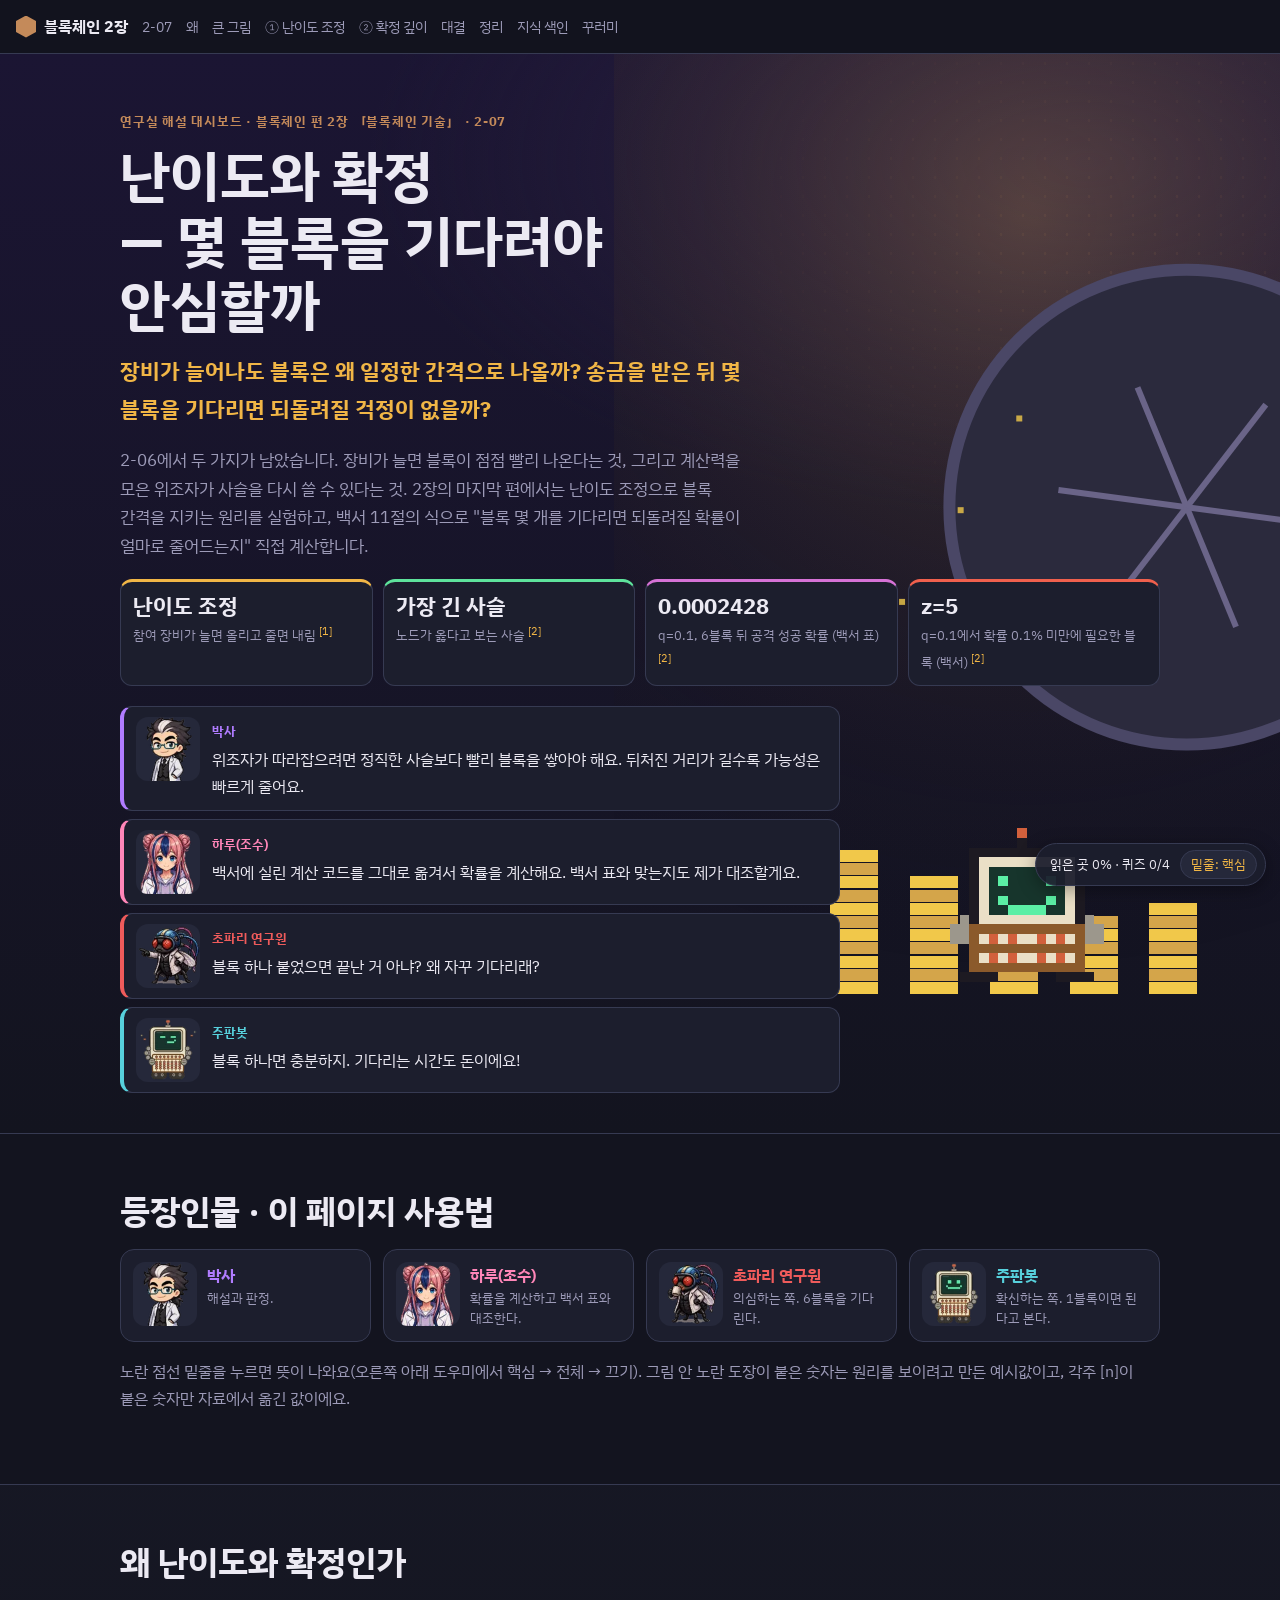
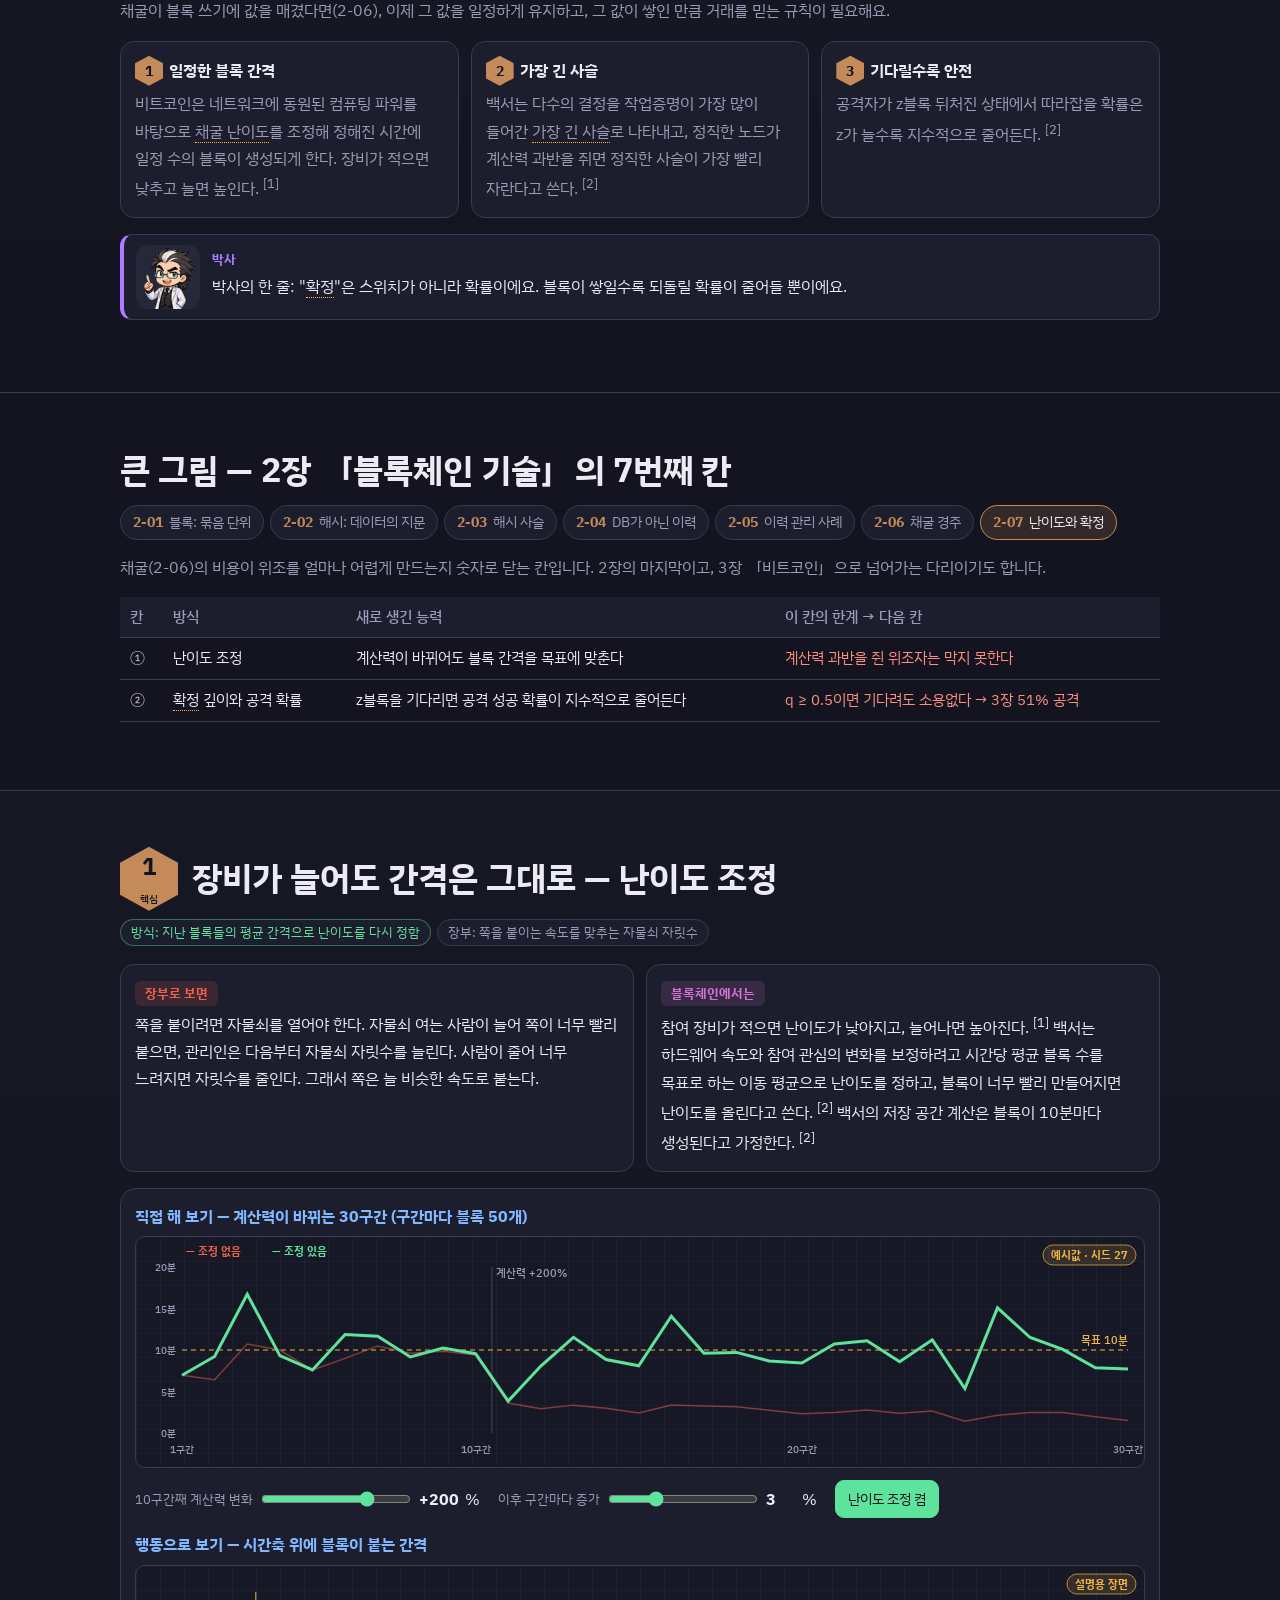
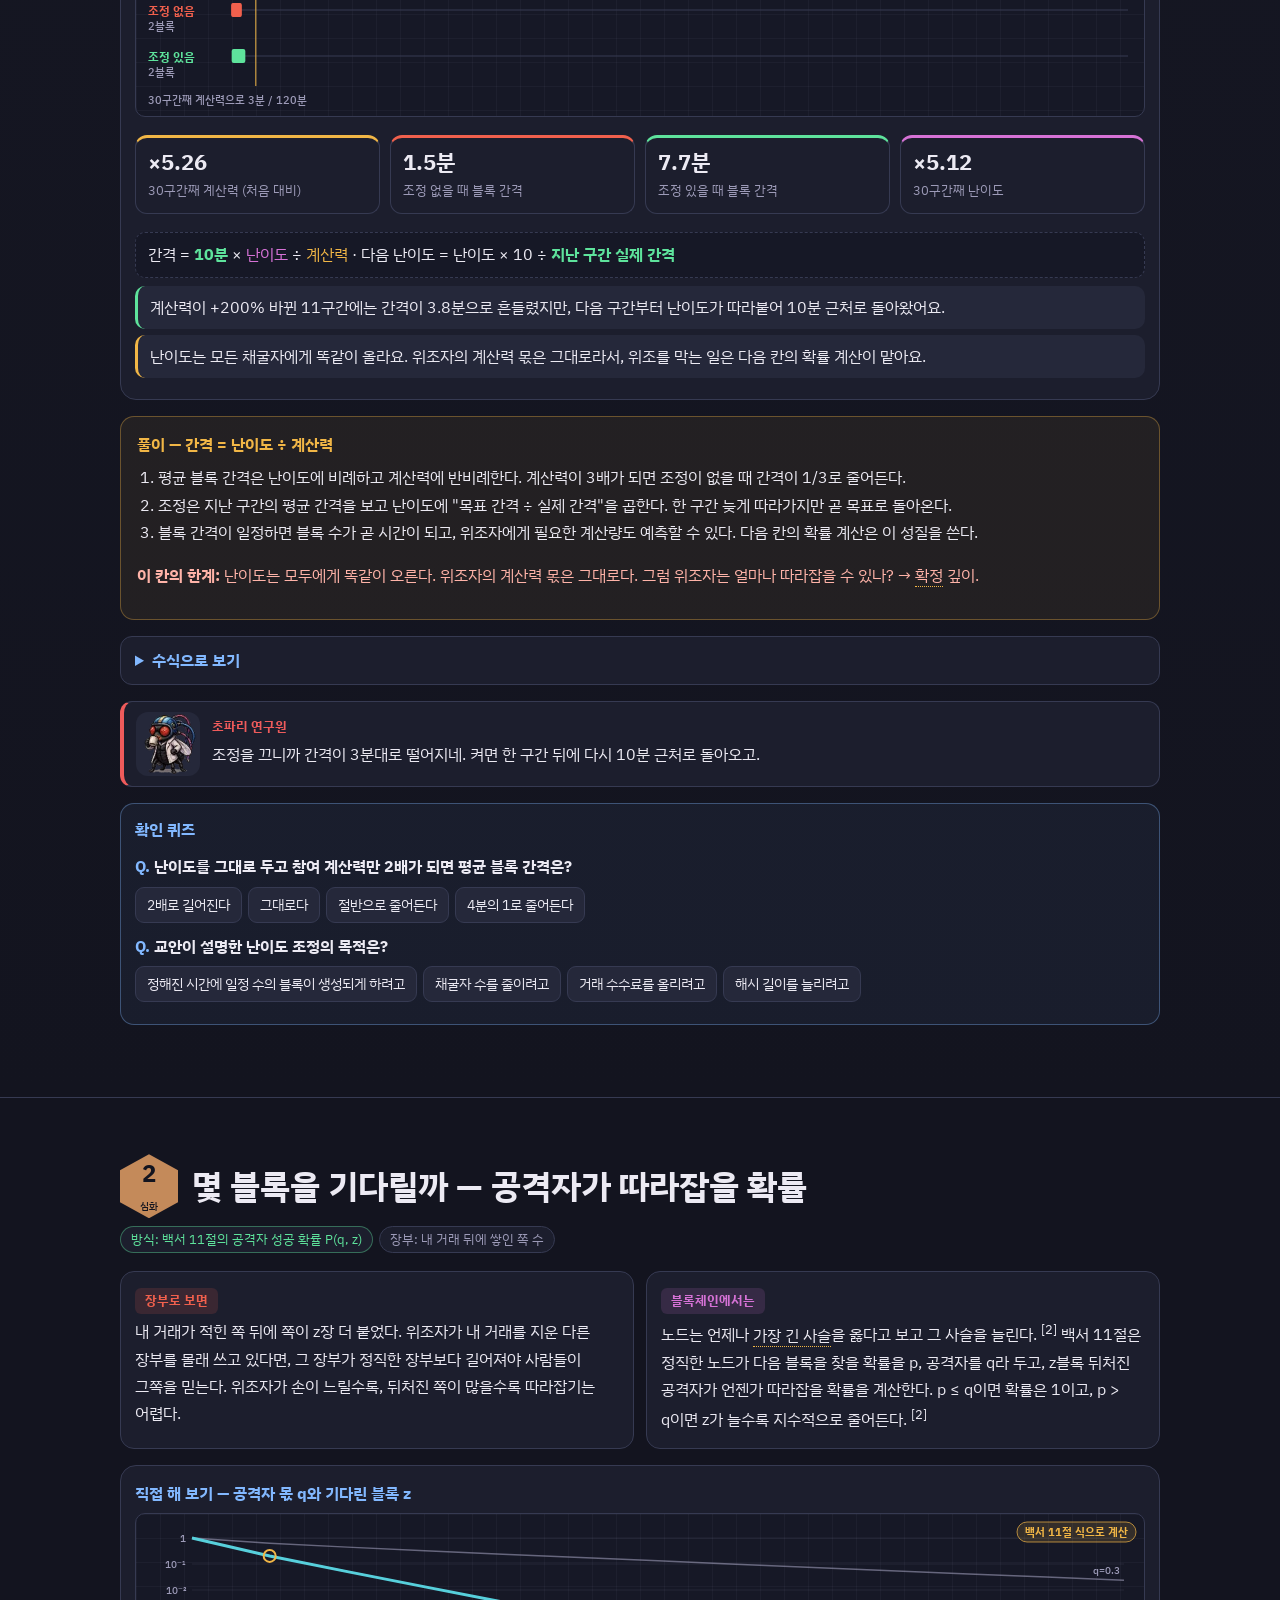
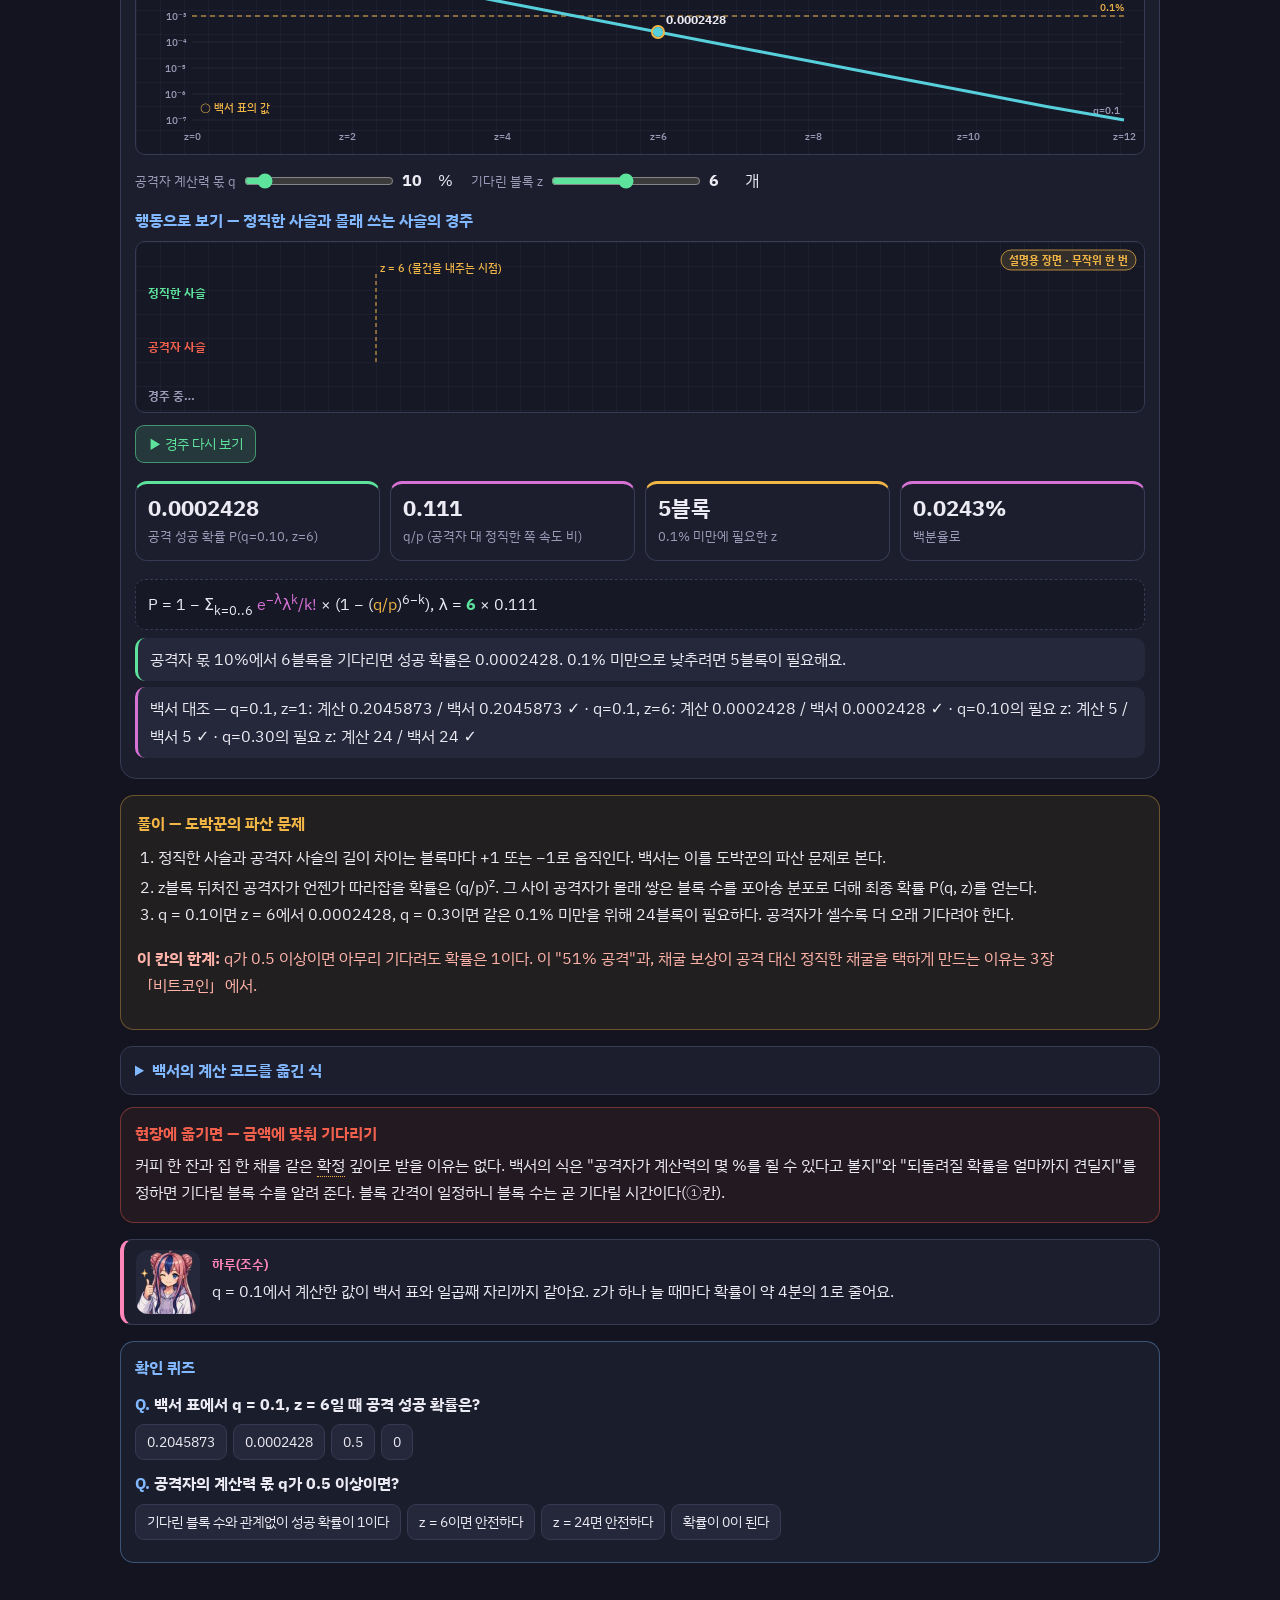
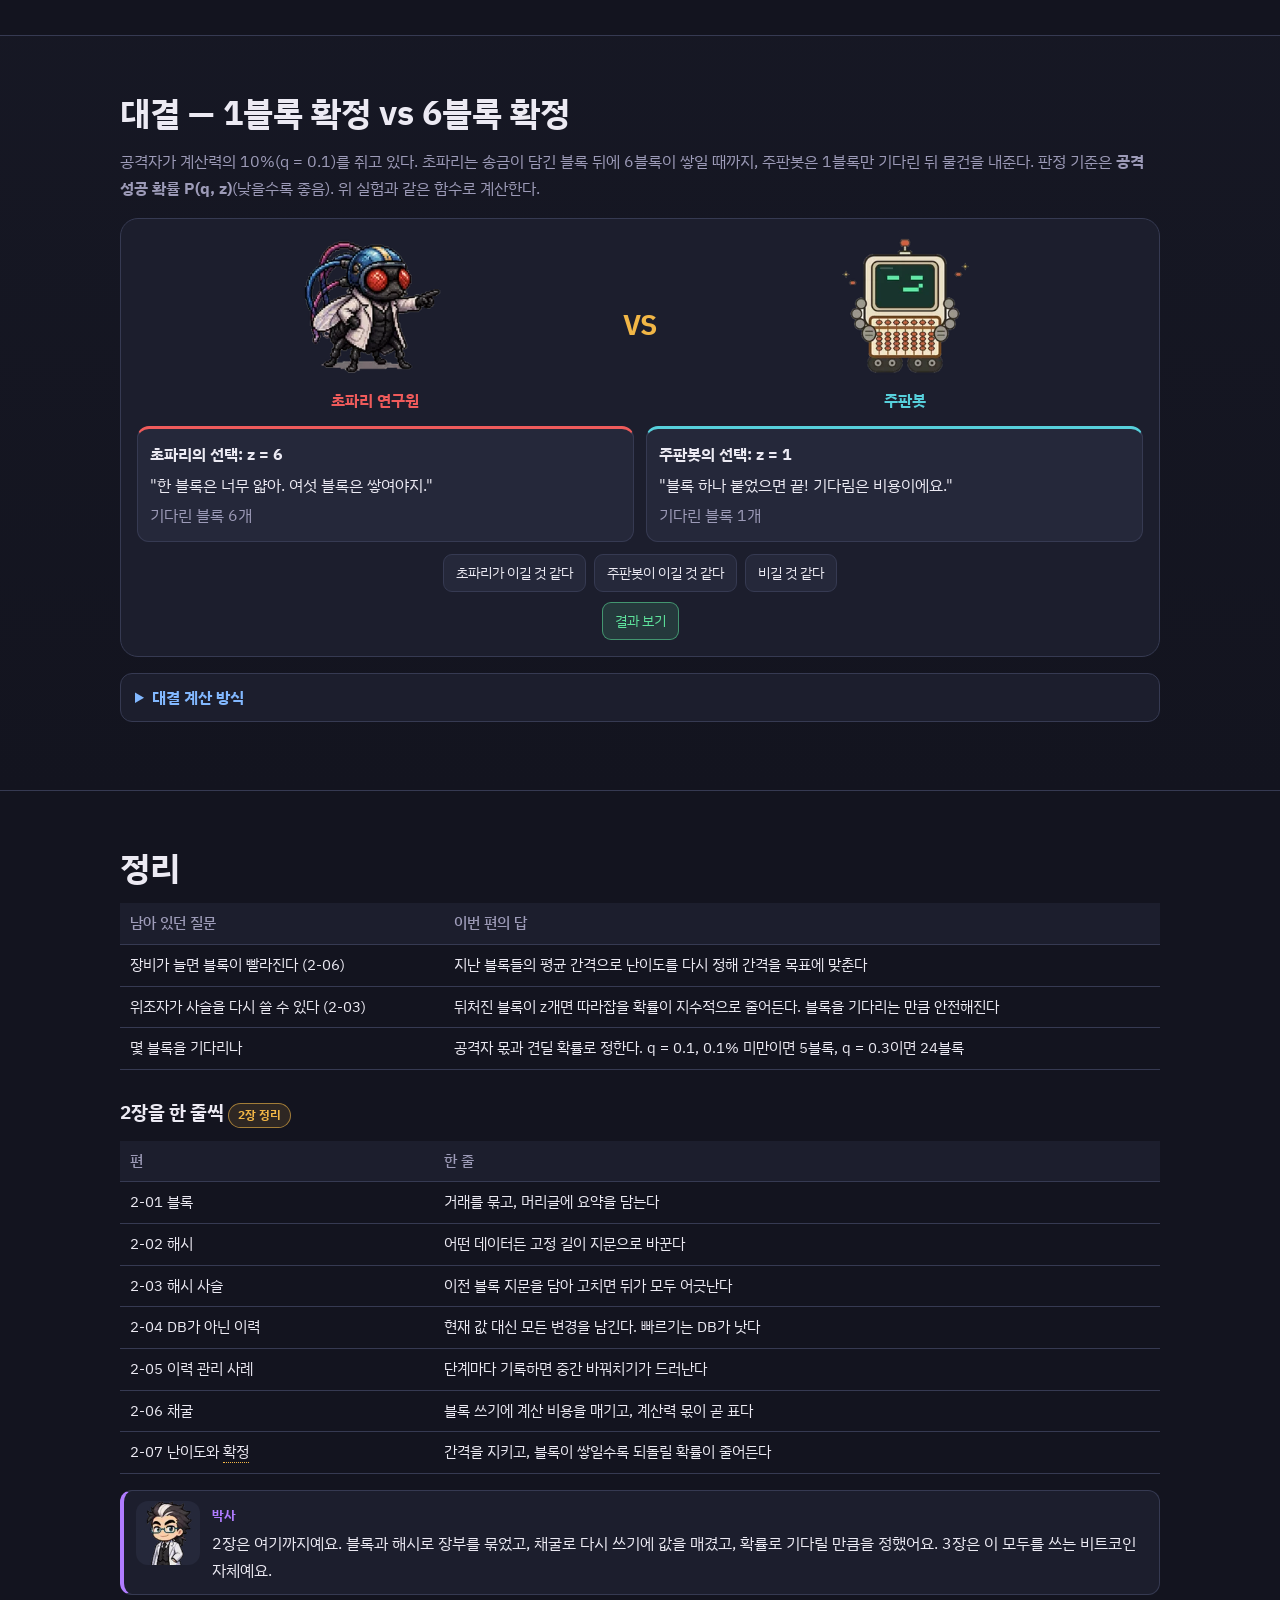
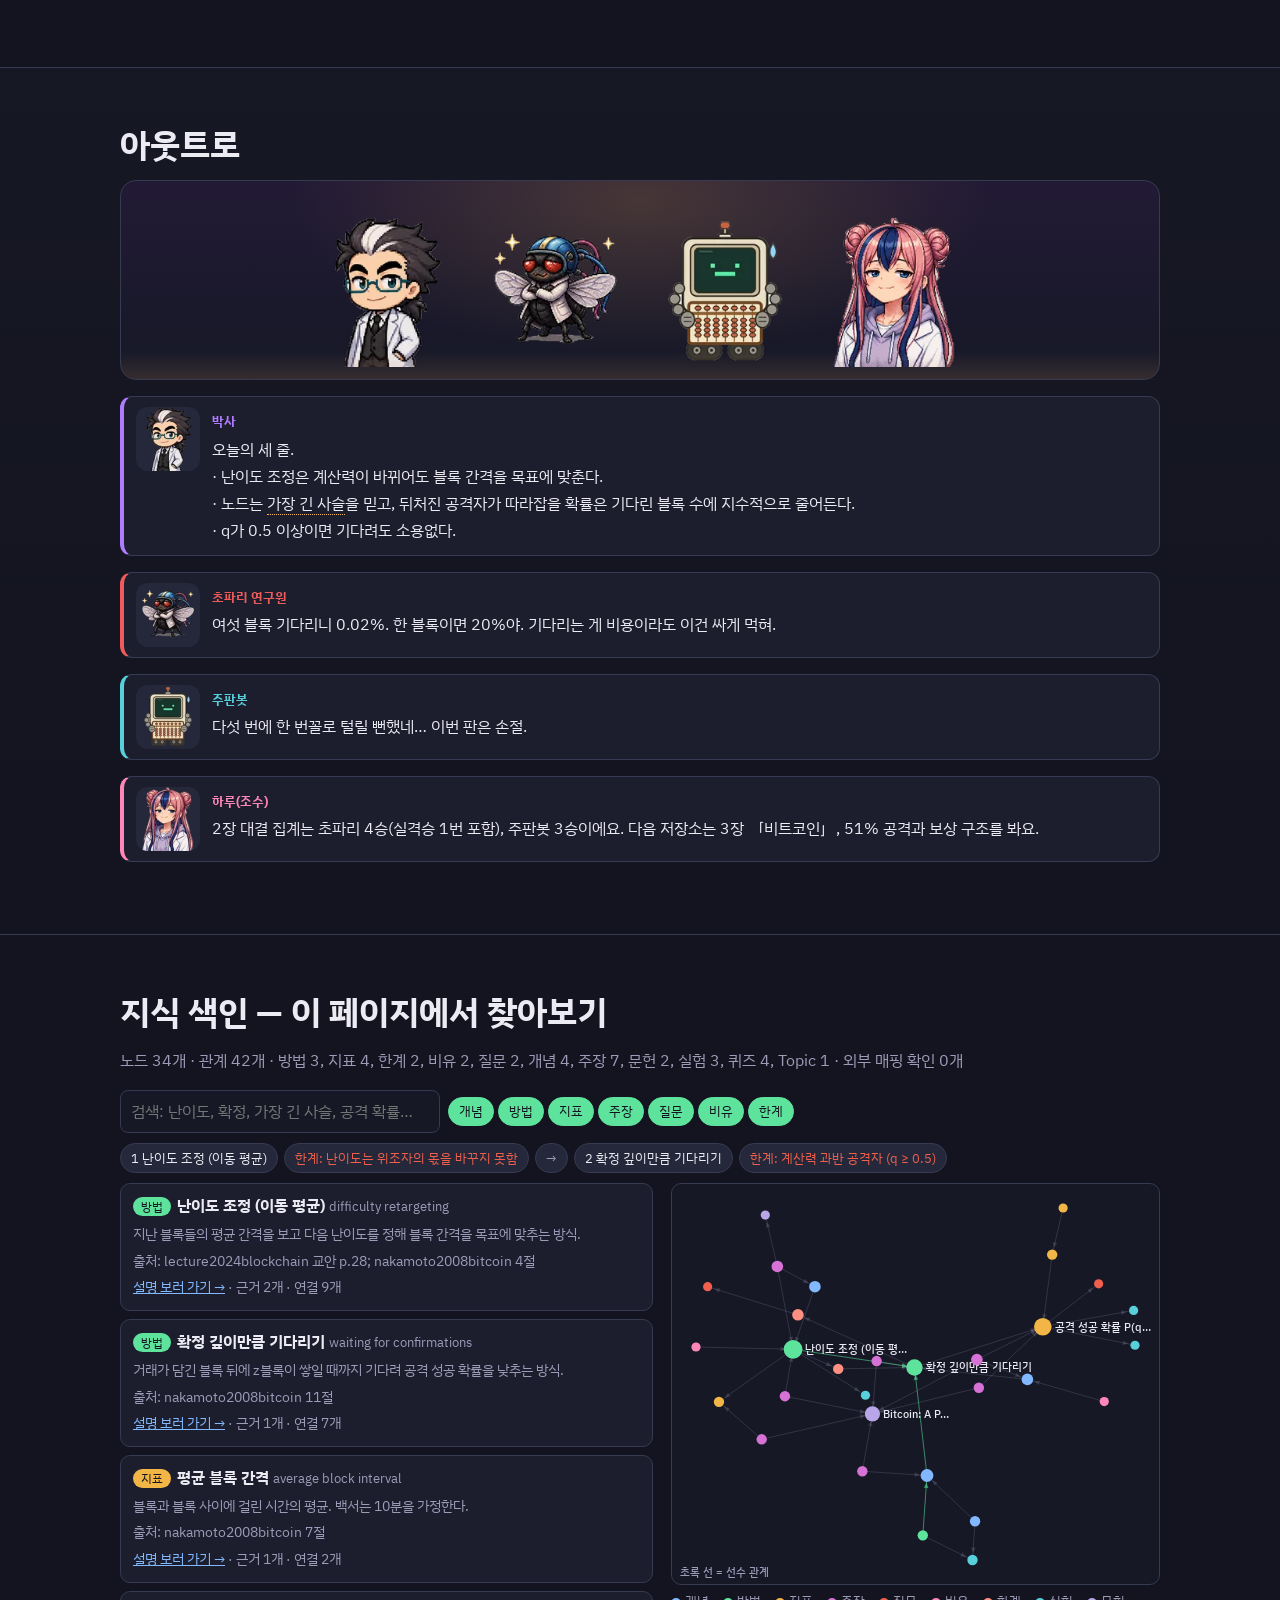
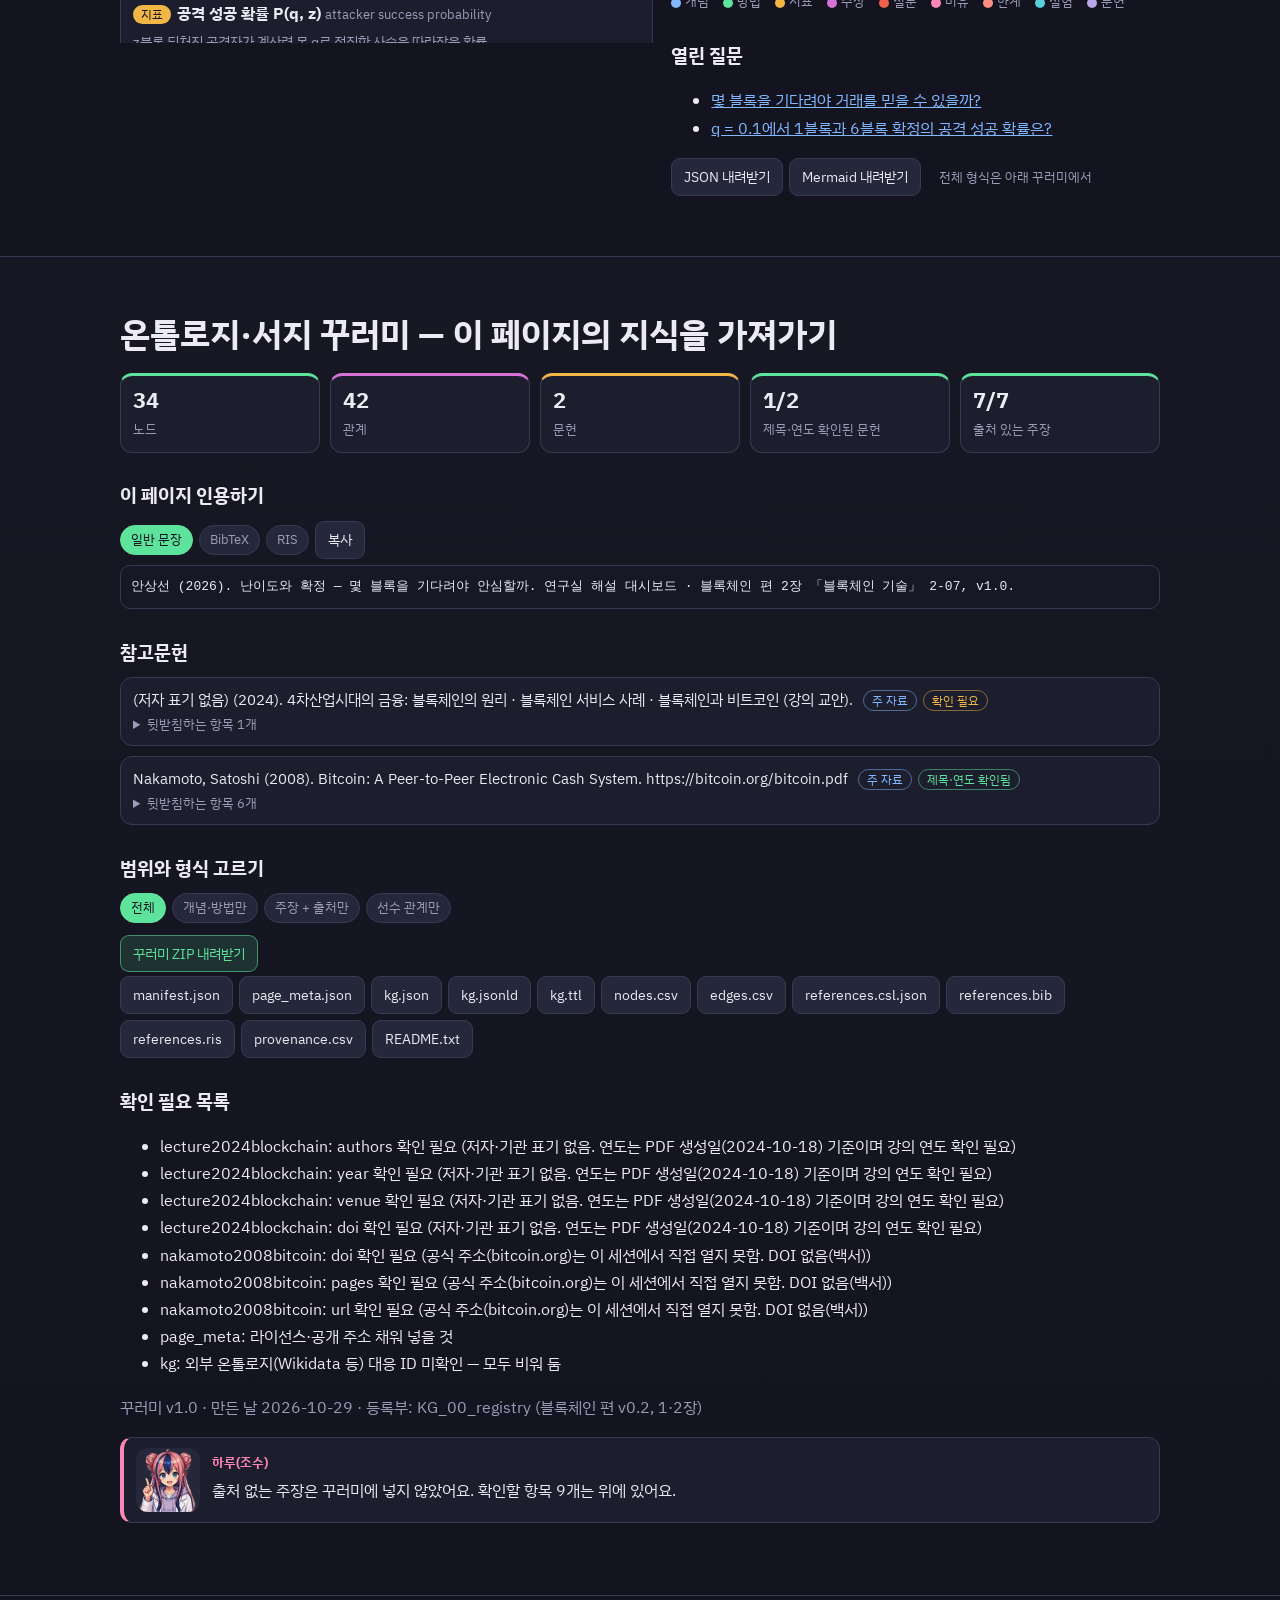
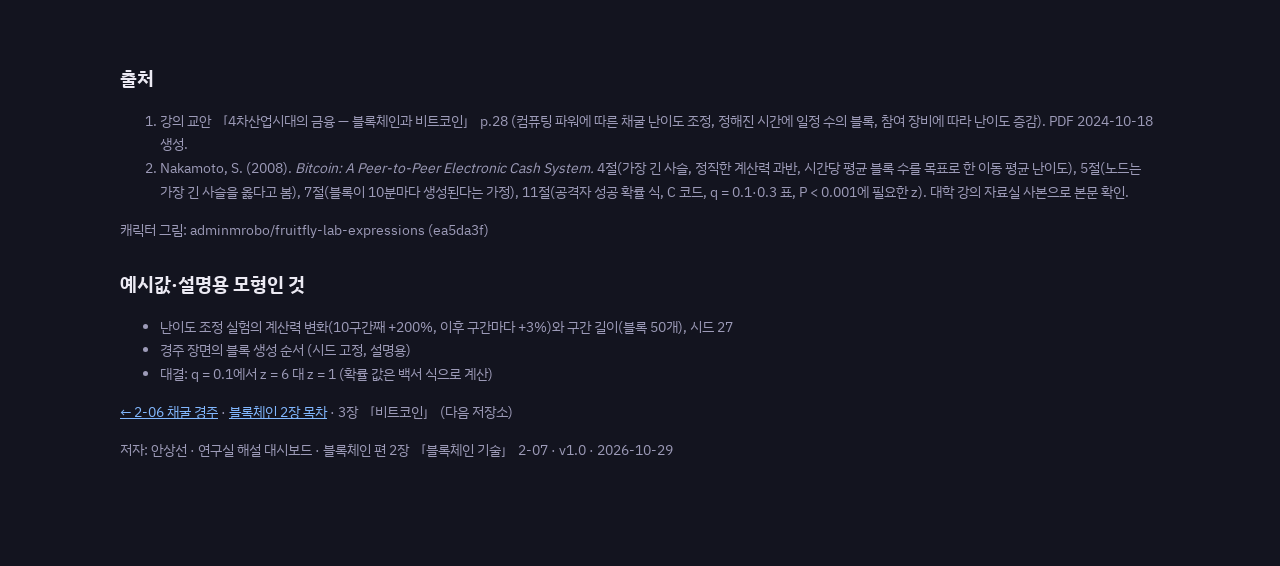
<file: 2-07_difficulty-and-confirmation.html>
<!DOCTYPE html><html lang="ko"><head>
<meta charset="utf-8">
<meta name="viewport" content="width=device-width, initial-scale=1, viewport-fit=cover">
<title>난이도와 확정</title>
<meta name="description" content="계산력이 바뀌어도 블록 간격을 지키는 난이도 조정을 실험하고, 백서의 공격자 성공 확률 식으로 몇 블록을 기다려야 거래를 믿을 수 있는지 계산하는 해설 페이지">
<meta name="citation_title" content="난이도와 확정 — 몇 블록을 기다려야 안심할까"><meta name="citation_author" content="안상선">
<meta name="citation_publication_date" content="2026/10/29"><meta name="citation_language" content="ko">
<meta name="dc.title" content="난이도와 확정 — 몇 블록을 기다려야 안심할까"><meta name="dc.creator" content="안상선"><meta name="dc.date" content="2026-10-29">
<meta name="dc.language" content="ko"><meta name="dcterms.isPartOf" content="연구실 해설 대시보드 · 블록체인 편 2장 「블록체인 기술」"><meta name="dcterms.source" content="강의 교안 「블록체인과 비트코인」 p.28; Nakamoto (2008) 4·7·11절">
<link rel="preconnect" href="https://fonts.googleapis.com"><link rel="preconnect" href="https://fonts.gstatic.com" crossorigin>
<link href="https://fonts.googleapis.com/css2?family=IBM+Plex+Sans+KR:wght@400;500;700&display=swap" rel="stylesheet">
<link rel="stylesheet" href="assets/lab.css">
</head><body>
<div id="prog" aria-hidden="true"></div>
<nav class="top" aria-label="섹션 바로가기">
  <a class="logo" href="index.html"><i></i>블록체인 2장</a><a class="l" href="#top">2-07</a>
  <a class="l" href="#why">왜</a><a class="l" href="#big">큰 그림</a><a class="l" href="#lv1">① 난이도 조정</a><a class="l" href="#lv2">② 확정 깊이</a>
  <a class="l" href="#duel">대결</a><a class="l" href="#summary">정리</a><a class="l" href="#kg">지식 색인</a><a class="l" href="#export">꾸러미</a>
</nav>

<header class="hero" id="top">
  <div class="hex"></div>
  <div class="hero-bg" data-img="bg_2_07" role="img" aria-label="금화와 장부가 쌓인 회계실을 픽셀로 그린 배경"><canvas id="heroCv" aria-hidden="true"></canvas></div>
  <div class="wrap">
    <div class="hero-text">
      <div class="eyebrow">연구실 해설 대시보드 · 블록체인 편 2장 「블록체인 기술」 · 2-07</div>
      <h1>난이도와 확정<br>— 몇 블록을 기다려야 안심할까</h1>
      <p class="q">장비가 늘어나도 블록은 왜 일정한 간격으로 나올까? 송금을 받은 뒤 몇 블록을 기다리면 되돌려질 걱정이 없을까?</p>
      <p class="lead">2-06에서 두 가지가 남았습니다. 장비가 늘면 블록이 점점 빨리 나온다는 것, 그리고 계산력을 모은 위조자가 사슬을 다시 쓸 수 있다는 것. 2장의 마지막 편에서는 난이도 조정으로 블록 간격을 지키는 원리를 실험하고, 백서 11절의 식으로 "블록 몇 개를 기다리면 되돌려질 확률이 얼마로 줄어드는지" 직접 계산합니다.</p>
    </div>
    <section class="kpis" aria-label="숫자 요약"><div class="kpi a"><b>난이도 조정</b><span>참여 장비가 늘면 올리고 줄면 내림 <sup>[1]</sup></span></div><div class="kpi g"><b>가장 긴 사슬</b><span>노드가 옳다고 보는 사슬 <sup>[2]</sup></span></div><div class="kpi m"><b>0.0002428</b><span>q=0.1, 6블록 뒤 공격 성공 확률 (백서 표) <sup>[2]</sup></span></div><div class="kpi r"><b>z=5</b><span>q=0.1에서 확률 0.1% 미만에 필요한 블록 (백서) <sup>[2]</sup></span></div></section>
    <div class="dialog" aria-label="캐릭터 대화"><div class="say " data-who="doc"><img class="who" data-who="doc" data-mood="think" data-img="doc_e09" alt="" aria-hidden="true"><div><b class="name">박사</b><p>위조자가 따라잡으려면 정직한 사슬보다 빨리 블록을 쌓아야 해요. 뒤처진 거리가 길수록 가능성은 빠르게 줄어요.</p></div></div><div class="say " data-who="asst"><img class="who" data-who="asst" data-mood="smile" data-img="asst_e13" alt="" aria-hidden="true"><div><b class="name">하루(조수)</b><p>백서에 실린 계산 코드를 그대로 옮겨서 확률을 계산해요. 백서 표와 맞는지도 제가 대조할게요.</p></div></div><div class="say " data-who="fly"><img class="who" data-who="fly" data-mood="point" data-img="fly_e08" alt="" aria-hidden="true"><div><b class="name">초파리 연구원</b><p>블록 하나 붙었으면 끝난 거 아냐? 왜 자꾸 기다리래?</p></div></div><div class="say " data-who="robo"><img class="who" data-who="robo" data-mood="coin" data-img="robo_e16" alt="" aria-hidden="true"><div><b class="name">주판봇</b><p>블록 하나면 충분하지. 기다리는 시간도 돈이에요!</p></div></div></div>
  </div>
</header>

<section class="level" id="cast"><div class="wrap">
  <h2>등장인물 · 이 페이지 사용법</h2>
  <div class="cast"><div><img class="who" data-who="doc" data-mood="front" data-img="doc_e08" alt="" aria-hidden="true"><div><b style="color:var(--c-doc)">박사</b><small>해설과 판정.</small></div></div><div><img class="who" data-who="asst" data-mood="smile" data-img="asst_e13" alt="" aria-hidden="true"><div><b style="color:var(--c-asst)">하루(조수)</b><small>확률을 계산하고 백서 표와 대조한다.</small></div></div><div><img class="who" data-who="fly" data-mood="clip" data-img="fly_e10" alt="" aria-hidden="true"><div><b style="color:var(--c-fly)">초파리 연구원</b><small>의심하는 쪽. 6블록을 기다린다.</small></div></div><div><img class="who" data-who="robo" data-mood="smile" data-img="robo_e13" alt="" aria-hidden="true"><div><b style="color:var(--c-robo)">주판봇</b><small>확신하는 쪽. 1블록이면 된다고 본다.</small></div></div></div>
  <p class="sub">노란 점선 밑줄을 누르면 뜻이 나와요(오른쪽 아래 도우미에서 핵심 → 전체 → 끄기). 그림 안 노란 도장이 붙은 숫자는 원리를 보이려고 만든 예시값이고, 각주 [n]이 붙은 숫자만 자료에서 옮긴 값이에요.</p>
</div></section>

<section class="level" id="why"><div class="wrap">
  <h2>왜 난이도와 확정인가</h2>
  <p class="sub">채굴이 블록 쓰기에 값을 매겼다면(2-06), 이제 그 값을 일정하게 유지하고, 그 값이 쌓인 만큼 거래를 믿는 규칙이 필요해요.</p>
  <div class="steps"><div><b class="n">1</b><b>일정한 블록 간격</b><p class="sub" style="margin:.3em 0 0">비트코인은 네트워크에 동원된 컴퓨팅 파워를 바탕으로 채굴 난이도를 조정해 정해진 시간에 일정 수의 블록이 생성되게 한다. 장비가 적으면 낮추고 늘면 높인다. <sup>[1]</sup></p></div><div><b class="n">2</b><b>가장 긴 사슬</b><p class="sub" style="margin:.3em 0 0">백서는 다수의 결정을 작업증명이 가장 많이 들어간 가장 긴 사슬로 나타내고, 정직한 노드가 계산력 과반을 쥐면 정직한 사슬이 가장 빨리 자란다고 쓴다. <sup>[2]</sup></p></div><div><b class="n">3</b><b>기다릴수록 안전</b><p class="sub" style="margin:.3em 0 0">공격자가 z블록 뒤처진 상태에서 따라잡을 확률은 z가 늘수록 지수적으로 줄어든다. <sup>[2]</sup></p></div></div>
  <div class="say " data-who="doc"><img class="who" data-who="doc" data-mood="e07" data-img="doc_e07" alt="" aria-hidden="true"><div><b class="name">박사</b><p>박사의 한 줄: "확정"은 스위치가 아니라 확률이에요. 블록이 쌓일수록 되돌릴 확률이 줄어들 뿐이에요.</p></div></div>
</div></section>

<section class="level" id="big"><div class="wrap">
  <h2>큰 그림 — 2장 「블록체인 기술」의 7번째 칸</h2>
  <nav class="path" aria-label="챕터 안 위치"><a class="pchip" href="2-01_block-bundle.html"><b>2-01</b> 블록: 묶음 단위</a><a class="pchip" href="2-02_hash-fingerprint.html"><b>2-02</b> 해시: 데이터의 지문</a><a class="pchip" href="2-03_hash-chain.html"><b>2-03</b> 해시 사슬</a><a class="pchip" href="2-04_history-not-database.html"><b>2-04</b> DB가 아닌 이력</a><a class="pchip" href="2-05_provenance-cases.html"><b>2-05</b> 이력 관리 사례</a><a class="pchip" href="2-06_mining-race.html"><b>2-06</b> 채굴 경주</a><a class="pchip on" href="2-07_difficulty-and-confirmation.html" aria-current="page"><b>2-07</b> 난이도와 확정</a></nav>
  <p class="sub">채굴(2-06)의 비용이 위조를 얼마나 어렵게 만드는지 숫자로 닫는 칸입니다. 2장의 마지막이고, 3장 「비트코인」으로 넘어가는 다리이기도 합니다.</p>
  <div class="tw"><table class="tb">
    <thead><tr><th>칸</th><th>방식</th><th>새로 생긴 능력</th><th>이 칸의 한계 → 다음 칸</th></tr></thead>
    <tbody><tr><td>①</td><td>난이도 조정</td><td>계산력이 바뀌어도 블록 간격을 목표에 맞춘다</td><td class="r">계산력 과반을 쥔 위조자는 막지 못한다</td></tr><tr><td>②</td><td>확정 깊이와 공격 확률</td><td>z블록을 기다리면 공격 성공 확률이 지수적으로 줄어든다</td><td class="r">q ≥ 0.5이면 기다려도 소용없다 → 3장 51% 공격</td></tr></tbody></table></div>
  
</div></section>

<section class="level" id="lv1"><div class="wrap">
  <div class="lvhead"><div class="hexno">1<small>핵심</small></div><h2>장비가 늘어도 간격은 그대로 — 난이도 조정</h2>
    <p class="sub"><span class="lvtag g">방식: 지난 블록들의 평균 간격으로 난이도를 다시 정함</span><span class="lvtag ">장부: 쪽을 붙이는 속도를 맞추는 자물쇠 자릿수</span></p></div>
  <div class="pair">
    <div><div class="tag fly">장부로 보면</div><p>쪽을 붙이려면 자물쇠를 열어야 한다. 자물쇠 여는 사람이 늘어 쪽이 너무 빨리 붙으면, 관리인은 다음부터 자물쇠 자릿수를 늘린다. 사람이 줄어 너무 느려지면 자릿수를 줄인다. 그래서 쪽은 늘 비슷한 속도로 붙는다.</p></div>
    <div><div class="tag nn">블록체인에서는</div><p>참여 장비가 적으면 난이도가 낮아지고, 늘어나면 높아진다. <sup>[1]</sup> 백서는 하드웨어 속도와 참여 관심의 변화를 보정하려고 시간당 평균 블록 수를 목표로 하는 이동 평균으로 난이도를 정하고, 블록이 너무 빨리 만들어지면 난이도를 올린다고 쓴다. <sup>[2]</sup> 백서의 저장 공간 계산은 블록이 10분마다 생성된다고 가정한다. <sup>[2]</sup></p></div>
  </div>
  <section class="panel"><h3>직접 해 보기 — 계산력이 바뀌는 30구간 (구간마다 블록 50개)</h3>
    <div class="cwrap"><canvas id="c1" aria-label="구간별 평균 블록 간격을 난이도 조정이 있을 때와 없을 때로 비교한 선그래프"></canvas></div>
    <div class="ctrl"><div class="group"><span class="glabel">10구간째 계산력 변화</span><input type="range" id="r1j" min="-75" max="300" step="25" value="200" aria-label="10구간째 계산력 변화 퍼센트"><span class="val" id="v1j">200</span>%</div>
      <div class="group"><span class="glabel">이후 구간마다 증가</span><input type="range" id="r1g" min="0" max="10" step="1" value="3" aria-label="구간마다 계산력 증가율"><span class="val" id="v1g">3</span>%</div>
      <div class="group"><button class="bt" id="b1Adj" aria-pressed="true">난이도 조정 켬</button></div></div>
    <h3>행동으로 보기 — 시간축 위에 블록이 붙는 간격</h3>
    <div class="cwrap"><canvas id="c1b" class="wide" aria-label="같은 시간 동안 조정 없음과 조정 있음 두 사슬에 블록이 붙는 간격을 비교하는 장면"></canvas></div>
    <section class="kpis" id="k1"></section><div class="eq" id="eq1"></div><div class="insight" id="ins1" aria-live="polite"></div></section>
  <div class="explain"><h4>풀이 — 간격 = 난이도 ÷ 계산력</h4>
    <ol><li>평균 블록 간격은 난이도에 비례하고 계산력에 반비례한다. 계산력이 3배가 되면 조정이 없을 때 간격이 1/3로 줄어든다.</li>
      <li>조정은 지난 구간의 평균 간격을 보고 난이도에 "목표 간격 ÷ 실제 간격"을 곱한다. 한 구간 늦게 따라가지만 곧 목표로 돌아온다.</li>
      <li>블록 간격이 일정하면 블록 수가 곧 시간이 되고, 위조자에게 필요한 계산량도 예측할 수 있다. 다음 칸의 확률 계산은 이 성질을 쓴다.</li></ol>
    <p class="limit"><b>이 칸의 한계:</b> 난이도는 모두에게 똑같이 오른다. 위조자의 계산력 몫은 그대로다. 그럼 위조자는 얼마나 따라잡을 수 있나? → 확정 깊이.</p></div>
  <details class="math"><summary>수식으로 보기</summary><p>구간 k의 평균 간격 T<sub>k</sub> = 10분 × D<sub>k</sub> ÷ H<sub>k</sub> (D: 난이도, H: 계산력, 처음 D = H = 1). 조정 규칙: D<sub>k+1</sub> = D<sub>k</sub> × 10 ÷ T̂<sub>k</sub>, T̂<sub>k</sub>는 구간 k에 실제로 나온 블록 50개의 평균 간격(지수분포 난수, 시드 27).</p><p class="lim">구간 길이(블록 50개)와 계산력 변화는 예시값이다. 실제 비트코인의 조정 주기와 한 번에 바꿀 수 있는 폭은 3장에서 다룬다.</p></details>
  <div class="say " data-who="fly"><img class="who" data-who="fly" data-mood="type" data-img="fly_e09" alt="" aria-hidden="true"><div><b class="name">초파리 연구원</b><p>조정을 끄니까 간격이 3분대로 떨어지네. 켜면 한 구간 뒤에 다시 10분 근처로 돌아오고.</p></div></div>
  <div class="quiz" data-quiz="lv1"></div>
</div></section>
<section class="level" id="lv2"><div class="wrap">
  <div class="lvhead"><div class="hexno">2<small>심화</small></div><h2>몇 블록을 기다릴까 — 공격자가 따라잡을 확률</h2>
    <p class="sub"><span class="lvtag g">방식: 백서 11절의 공격자 성공 확률 P(q, z)</span><span class="lvtag ">장부: 내 거래 뒤에 쌓인 쪽 수</span></p></div>
  <div class="pair">
    <div><div class="tag fly">장부로 보면</div><p>내 거래가 적힌 쪽 뒤에 쪽이 z장 더 붙었다. 위조자가 내 거래를 지운 다른 장부를 몰래 쓰고 있다면, 그 장부가 정직한 장부보다 길어져야 사람들이 그쪽을 믿는다. 위조자가 손이 느릴수록, 뒤처진 쪽이 많을수록 따라잡기는 어렵다.</p></div>
    <div><div class="tag nn">블록체인에서는</div><p>노드는 언제나 가장 긴 사슬을 옳다고 보고 그 사슬을 늘린다. <sup>[2]</sup> 백서 11절은 정직한 노드가 다음 블록을 찾을 확률을 p, 공격자를 q라 두고, z블록 뒤처진 공격자가 언젠가 따라잡을 확률을 계산한다. p ≤ q이면 확률은 1이고, p &gt; q이면 z가 늘수록 지수적으로 줄어든다. <sup>[2]</sup></p></div>
  </div>
  <section class="panel"><h3>직접 해 보기 — 공격자 몫 q와 기다린 블록 z</h3>
    <div class="cwrap"><canvas id="c2" aria-label="기다린 블록 수 z에 따른 공격 성공 확률을 로그 눈금 선그래프로 그리고 백서 표의 값을 점으로 표시한 그림"></canvas></div>
    <div class="ctrl"><div class="group"><span class="glabel">공격자 계산력 몫 q</span><input type="range" id="r2q" min="5" max="55" step="5" value="10" aria-label="공격자 계산력 몫 퍼센트"><span class="val" id="v2q">10</span>%</div>
      <div class="group"><span class="glabel">기다린 블록 z</span><input type="range" id="r2z" min="0" max="12" step="1" value="6" aria-label="기다린 블록 수"><span class="val" id="v2z">6</span>개</div></div>
    <h3>행동으로 보기 — 정직한 사슬과 몰래 쓰는 사슬의 경주</h3>
    <div class="cwrap"><canvas id="c2b" class="wide" aria-label="정직한 사슬과 공격자 사슬이 각자 계산력 몫에 따라 블록을 붙이며 경주하는 장면"></canvas></div>
    <div class="ctrl"><div class="group"><button class="bt primary" id="b2Race">▶ 경주 다시 보기</button></div></div>
    <section class="kpis" id="k2"></section><div class="eq" id="eq2"></div><div class="insight" id="ins2" aria-live="polite"></div></section>
  <div class="explain"><h4>풀이 — 도박꾼의 파산 문제</h4>
    <ol><li>정직한 사슬과 공격자 사슬의 길이 차이는 블록마다 +1 또는 −1로 움직인다. 백서는 이를 도박꾼의 파산 문제로 본다.</li>
      <li>z블록 뒤처진 공격자가 언젠가 따라잡을 확률은 (q/p)<sup>z</sup>. 그 사이 공격자가 몰래 쌓은 블록 수를 포아송 분포로 더해 최종 확률 P(q, z)를 얻는다.</li>
      <li>q = 0.1이면 z = 6에서 0.0002428, q = 0.3이면 같은 0.1% 미만을 위해 24블록이 필요하다. 공격자가 셀수록 더 오래 기다려야 한다.</li></ol>
    <p class="limit"><b>이 칸의 한계:</b> q가 0.5 이상이면 아무리 기다려도 확률은 1이다. 이 "51% 공격"과, 채굴 보상이 공격 대신 정직한 채굴을 택하게 만드는 이유는 3장 「비트코인」에서.</p></div>
  <details class="math"><summary>백서의 계산 코드를 옮긴 식</summary><p>λ = z × q/p. P(q, z) = 1 − Σ<sub>k=0..z</sub> [ e<sup>−λ</sup>λ<sup>k</sup>/k! × (1 − (q/p)<sup>z−k</sup>) ]. 이 페이지는 백서 11절의 C 코드(AttackerSuccessProbability)를 자바스크립트로 그대로 옮겨 계산하고, 백서 표의 값과 대조한다.</p><p class="lim">이 모형은 공격자가 처음부터 블록을 몰래 쌓기 시작했고, 정직한 블록이 평균 시간대로 나온다고 가정한다. 네트워크 지연은 무시한다.</p></details><div class="bridge field"><h4>현장에 옮기면 — 금액에 맞춰 기다리기</h4><p>커피 한 잔과 집 한 채를 같은 확정 깊이로 받을 이유는 없다. 백서의 식은 "공격자가 계산력의 몇 %를 쥘 수 있다고 볼지"와 "되돌려질 확률을 얼마까지 견딜지"를 정하면 기다릴 블록 수를 알려 준다. 블록 간격이 일정하니 블록 수는 곧 기다릴 시간이다(①칸).</p></div>
  <div class="say " data-who="asst"><img class="who" data-who="asst" data-mood="e10" data-img="asst_e10" alt="" aria-hidden="true"><div><b class="name">하루(조수)</b><p>q = 0.1에서 계산한 값이 백서 표와 일곱째 자리까지 같아요. z가 하나 늘 때마다 확률이 약 4분의 1로 줄어요.</p></div></div>
  <div class="quiz" data-quiz="lv2"></div>
</div></section>

<section class="level" id="duel"><div class="wrap">
  <h2>대결 — 1블록 확정 vs 6블록 확정</h2>
  <p class="sub">공격자가 계산력의 10%(q = 0.1)를 쥐고 있다. 초파리는 송금이 담긴 블록 뒤에 6블록이 쌓일 때까지, 주판봇은 1블록만 기다린 뒤 물건을 내준다. 판정 기준은 <b>공격 성공 확률 P(q, z)</b>(낮을수록 좋음). 위 실험과 같은 함수로 계산한다.</p>
  <div class="duel" id="duelBox">
    <div class="duelhead">
      <div><img data-who="fly" data-mood="point" data-img="fly_e08" data-face="right" alt="" aria-hidden="true"><div style="color:var(--c-fly);font-weight:700">초파리 연구원</div></div>
      <div class="vs">VS</div>
      <div><img data-who="robo" data-mood="coin" data-img="robo_e16" data-face="left" alt="" aria-hidden="true"><div style="color:var(--c-robo);font-weight:700">주판봇</div></div>
    </div>
    <div class="choices">
      <div class="choice fly"><b>초파리의 선택: z = 6</b><p>"한 블록은 너무 얇아. 여섯 블록은 쌓여야지."</p><p class="sub" style="margin:0">기다린 블록 6개</p></div>
      <div class="choice robo"><b>주판봇의 선택: z = 1</b><p>"블록 하나 붙었으면 끝! 기다림은 비용이에요."</p><p class="sub" style="margin:0">기다린 블록 1개</p></div>
    </div>
    <div class="guess" role="group" aria-label="먼저 맞혀 보기">
      <button class="bt" data-g="F" aria-pressed="false">초파리가 이길 것 같다</button>
      <button class="bt" data-g="R" aria-pressed="false">주판봇이 이길 것 같다</button>
      <button class="bt" data-g="D" aria-pressed="false">비길 것 같다</button>
    </div>
    <div style="text-align:center"><button class="bt primary reveal">결과 보기</button></div>
    <div class="after">
      <div class="score"><span class="f">초파리 <i id="scF">0</i></span><span class="r">주판봇 <i id="scR">0</i></span></div>
      <div class="bars" aria-live="polite"></div>
      <div class="say asst" data-who="asst"><img class="who" data-who="asst" data-mood="firm" data-img="asst_e12" alt="" aria-hidden="true"><div><b class="name">하루(조수)</b><p>—</p></div></div>
      <div class="say verdict" data-who="doc"><img class="who" data-who="doc" data-mood="judge" data-img="doc_e10" alt="" aria-hidden="true"><div><b class="name">박사</b><p>—</p></div></div>
      <p id="guessFb" class="sub"></p>
      
    </div>
  </div>
  <details class="math"><summary>대결 계산 방식</summary><p>P(0.1, 6)과 P(0.1, 1)을 백서 11절의 식으로 계산한다. 막대는 로그 눈금(10<sup>−5</sup>에서 1까지)이다. 백서 표의 값은 각각 0.0002428, 0.2045873이다.</p><p class="lim">기다리는 시간의 비용(손님을 붙잡아 두는 일)은 판정에 넣지 않았다.</p></details>
</div></section>

<section class="level" id="summary"><div class="wrap">
  <h2>정리</h2>
  <div class="tw"><table class="tb"><thead><tr><th>남아 있던 질문</th><th>이번 편의 답</th></tr></thead><tbody>
   <tr><td>장비가 늘면 블록이 빨라진다 (2-06)</td><td>지난 블록들의 평균 간격으로 난이도를 다시 정해 간격을 목표에 맞춘다</td></tr>
   <tr><td>위조자가 사슬을 다시 쓸 수 있다 (2-03)</td><td>뒤처진 블록이 z개면 따라잡을 확률이 지수적으로 줄어든다. 블록을 기다리는 만큼 안전해진다</td></tr>
   <tr><td>몇 블록을 기다리나</td><td>공격자 몫과 견딜 확률로 정한다. q = 0.1, 0.1% 미만이면 5블록, q = 0.3이면 24블록</td></tr></tbody></table></div>
   <h3>2장을 한 줄씩 <span class="stampnote">2장 정리</span></h3>
   <div class="tw"><table class="tb"><thead><tr><th>편</th><th>한 줄</th></tr></thead><tbody>
   <tr><td>2-01 블록</td><td>거래를 묶고, 머리글에 요약을 담는다</td></tr>
   <tr><td>2-02 해시</td><td>어떤 데이터든 고정 길이 지문으로 바꾼다</td></tr>
   <tr><td>2-03 해시 사슬</td><td>이전 블록 지문을 담아 고치면 뒤가 모두 어긋난다</td></tr>
   <tr><td>2-04 DB가 아닌 이력</td><td>현재 값 대신 모든 변경을 남긴다. 빠르기는 DB가 낫다</td></tr>
   <tr><td>2-05 이력 관리 사례</td><td>단계마다 기록하면 중간 바꿔치기가 드러난다</td></tr>
   <tr><td>2-06 채굴</td><td>블록 쓰기에 계산 비용을 매기고, 계산력 몫이 곧 표다</td></tr>
   <tr><td>2-07 난이도와 확정</td><td>간격을 지키고, 블록이 쌓일수록 되돌릴 확률이 줄어든다</td></tr></tbody></table></div>
  <div class="say " data-who="doc"><img class="who" data-who="doc" data-mood="front" data-img="doc_e08" alt="" aria-hidden="true"><div><b class="name">박사</b><p>2장은 여기까지예요. 블록과 해시로 장부를 묶었고, 채굴로 다시 쓰기에 값을 매겼고, 확률로 기다릴 만큼을 정했어요. 3장은 이 모두를 쓰는 비트코인 자체예요.</p></div></div>
</div></section>

<section class="level" id="outro"><div class="wrap">
  <h2>아웃트로</h2>
  <div class="stage" data-img="sc_2_07_outro" role="img" aria-label="무대 위에서 초파리 연구원이 팔짱을 끼고, 주판봇이 식은땀을 흘리며 인정하는 장면"><img data-who="doc" data-mood="front" data-img="doc_e08" alt="" aria-hidden="true"><img data-who="fly" data-mood="arms" data-img="fly_e16" alt="" aria-hidden="true"><img data-who="robo" data-mood="sigh" data-img="robo_e20" alt="" aria-hidden="true"><img data-who="asst" data-mood="e16" data-img="asst_e16" alt="" aria-hidden="true"></div>
  <div class="say " data-who="doc"><img class="who" data-who="doc" data-mood="front" data-img="doc_e08" alt="" aria-hidden="true"><div><b class="name">박사</b><p>오늘의 세 줄.<br>· 난이도 조정은 계산력이 바뀌어도 블록 간격을 목표에 맞춘다.<br>· 노드는 가장 긴 사슬을 믿고, 뒤처진 공격자가 따라잡을 확률은 기다린 블록 수에 지수적으로 줄어든다.<br>· q가 0.5 이상이면 기다려도 소용없다.</p></div></div><div class="say " data-who="fly"><img class="who" data-who="fly" data-mood="arms" data-img="fly_e16" alt="" aria-hidden="true"><div><b class="name">초파리 연구원</b><p>여섯 블록 기다리니 0.02%. 한 블록이면 20%야. 기다리는 게 비용이라도 이건 싸게 먹혀.</p></div></div><div class="say " data-who="robo"><img class="who" data-who="robo" data-mood="sigh" data-img="robo_e20" alt="" aria-hidden="true"><div><b class="name">주판봇</b><p>다섯 번에 한 번꼴로 털릴 뻔했네… 이번 판은 손절.</p></div></div><div class="say " data-who="asst"><img class="who" data-who="asst" data-mood="e16" data-img="asst_e16" alt="" aria-hidden="true"><div><b class="name">하루(조수)</b><p>2장 대결 집계는 초파리 4승(실격승 1번 포함), 주판봇 3승이에요. 다음 저장소는 3장 「비트코인」, 51% 공격과 보상 구조를 봐요.</p></div></div>
</div></section>

<section class="level" id="kg"><div class="wrap">
  <h2>지식 색인 — 이 페이지에서 찾아보기</h2>
  <p class="sub" id="kgStats"></p>
  <div class="kgtools"><input type="text" id="kgQ" placeholder="검색: 난이도, 확정, 가장 긴 사슬, 공격 확률…" aria-label="지식 색인 검색"><div id="kgChips" role="group" aria-label="종류 필터"></div></div>
  <div class="flow" id="kgPath" aria-label="사다리 경로"></div>
  <div class="kggrid">
    <div class="kglist" id="kgList" aria-live="polite"></div>
    <div>
      <div class="cwrap"><canvas id="kgCv" aria-label="이 페이지 개념들의 관계 그래프. 노드를 누르면 목록에서 펼쳐진다"></canvas></div>
      <div class="legend" id="kgLegend"></div>
      <h3>열린 질문</h3><ul id="kgOpen"></ul>
      <div class="ctrl"><div class="group"><button class="bt" id="kgJson">JSON 내려받기</button><button class="bt" id="kgMmd">Mermaid 내려받기</button></div><span class="glabel">전체 형식은 아래 꾸러미에서</span></div>
    </div>
  </div>
</div></section>

<section class="level" id="export"><div class="wrap">
  <h2>온톨로지·서지 꾸러미 — 이 페이지의 지식을 가져가기</h2>
  <section class="kpis" id="exK"></section>
  <h3>이 페이지 인용하기</h3>
  <div class="group"><button class="chip" data-cf="text" aria-pressed="true">일반 문장</button><button class="chip" data-cf="bib" aria-pressed="false">BibTeX</button><button class="chip" data-cf="ris" aria-pressed="false">RIS</button><button class="bt" id="exCopy">복사</button></div>
  <pre class="cite" id="exCite"></pre>
  <h3>참고문헌</h3><div class="reflist" id="exRefs"></div>
  <h3>범위와 형식 고르기</h3>
  <div class="group" role="group" aria-label="범위"><button class="chip" data-sc="all" aria-pressed="true">전체</button><button class="chip" data-sc="concepts" aria-pressed="false">개념·방법만</button><button class="chip" data-sc="claims" aria-pressed="false">주장 + 출처만</button><button class="chip" data-sc="prereq" aria-pressed="false">선수 관계만</button></div>
  <div class="ctrl"><div class="group"><button class="bt primary" id="exZip">꾸러미 ZIP 내려받기</button></div></div>
  <div class="group" id="exFiles"></div>
  <div id="dlBox" class="panel"><h3 id="dlName">파일 내용</h3><p class="sub" style="margin:0">내려받기가 막힌 화면에서는 아래 내용을 복사해 같은 이름의 파일로 저장하세요.</p><div class="ctrl"><button class="bt" id="dlCopy">내용 복사</button><button class="bt" id="dlClose">닫기</button></div><pre class="cite" id="dlText"></pre></div>
  <h3>확인 필요 목록</h3><ul id="exTodo"></ul>
  <p class="sub" id="exVer"></p>
  <div class="say " data-who="asst"><img class="who" data-who="asst" data-mood="ledger" data-img="asst_e07" alt="" aria-hidden="true"><div><b class="name">하루(조수)</b><p><span id="exSay">출처 없는 주장은 꾸러미에 넣지 않았어요.</span></p></div></div>
</div></section>

<footer><div class="wrap">
  <h3>출처</h3><ol><li id="ref1">강의 교안 「4차산업시대의 금융 — 블록체인과 비트코인」 p.28 (컴퓨팅 파워에 따른 채굴 난이도 조정, 정해진 시간에 일정 수의 블록, 참여 장비에 따라 난이도 증감). PDF 2024-10-18 생성.</li><li id="ref2">Nakamoto, S. (2008). <i>Bitcoin: A Peer-to-Peer Electronic Cash System.</i> 4절(가장 긴 사슬, 정직한 계산력 과반, 시간당 평균 블록 수를 목표로 한 이동 평균 난이도), 5절(노드는 가장 긴 사슬을 옳다고 봄), 7절(블록이 10분마다 생성된다는 가정), 11절(공격자 성공 확률 식, C 코드, q = 0.1·0.3 표, P &lt; 0.001에 필요한 z). 대학 강의 자료실 사본으로 본문 확인.</li></ol>
  <p>캐릭터 그림: adminmrobo/fruitfly-lab-expressions (ea5da3f)</p>
  <h3>예시값·설명용 모형인 것</h3><ul><li>난이도 조정 실험의 계산력 변화(10구간째 +200%, 이후 구간마다 +3%)와 구간 길이(블록 50개), 시드 27</li><li>경주 장면의 블록 생성 순서 (시드 고정, 설명용)</li><li>대결: q = 0.1에서 z = 6 대 z = 1 (확률 값은 백서 식으로 계산)</li></ul>
  <p class="pn"><a href="2-06_mining-race.html">← 2-06 채굴 경주</a> · <a href="index.html">블록체인 2장 목차</a> · 3장 「비트코인」 (다음 저장소)</p>
  <p>저자: 안상선 · 연구실 해설 대시보드 · 블록체인 편 2장 「블록체인 기술」 2-07 · v1.0 · 2026-10-29</p>
</div></footer>

<div id="tip" role="tooltip"></div>
<div id="study" aria-live="polite"><span id="stTxt">읽은 곳 0% · 퀴즈 0/0</span><button id="stBtn">밑줄: 핵심</button></div>
<script type="application/json" id="gloss-data">[["채굴 난이도", "채굴 난이도 (mining difficulty)", "채굴", "채굴 문제의 어려운 정도. 참여 계산력이 늘면 올라가고 줄면 내려가, 정해진 시간에 일정 수의 블록이 나오게 한다.", "lab:concept/mining-difficulty", "#lv1", true], ["확정", "확정 (confirmation)", "합의", "거래가 담긴 블록 뒤에 블록이 더 쌓여 되돌리기 어려워지는 것. 쌓인 블록 수로 센다.", "lab:concept/confirmation-depth", "#lv2", true], ["가장 긴 사슬", "가장 긴 사슬 (longest chain)", "합의", "작업증명이 가장 많이 들어간 사슬. 백서는 다수의 결정을 이 사슬로 표현한다.", "lab:concept/longest-chain", "#lv2", true], ["계산력", "계산력 (hash rate)", "채굴", "채굴에 쓰는 장비가 1초에 계산하는 해시의 수. 블록을 먼저 찾을 확률은 계산력 몫에 비례한다.", "lab:metric/hash-rate", "#lv1", false], ["작업증명", "작업증명 (Proof of Work)", "합의", "계산 작업을 해냈다는 증거(목표보다 작은 해시)로 블록 생성 권한을 정하는 합의 방식.", "lab:method/proof-of-work", "#why", false], ["블록", "블록 (block)", "구조", "거래 기록을 묶어 저장하는 단위. 자기 데이터와 이전 블록의 해시를 함께 담는다.", "lab:concept/block", "#lv1", false]]</script>
<script type="application/json" id="quiz-data">{"lv1": [{"q": "난이도를 그대로 두고 참여 계산력만 2배가 되면 평균 블록 간격은?", "o": ["2배로 길어진다", "그대로다", "절반으로 줄어든다", "4분의 1로 줄어든다"], "a": 2, "why": "간격 = 난이도 ÷ 계산력. 계산력이 2배면 간격은 절반이에요.", "hint": "조정을 끈 선.", "c": "lab:concept/mining-difficulty"}, {"q": "교안이 설명한 난이도 조정의 목적은?", "o": ["정해진 시간에 일정 수의 블록이 생성되게 하려고", "채굴자 수를 줄이려고", "거래 수수료를 올리려고", "해시 길이를 늘리려고"], "a": 0, "why": "장비가 적으면 낮추고, 늘면 높여서 블록 생성 속도를 맞춰요. 교안 p.28.", "hint": "\"일정한 블록 간격\" 카드.", "c": "lab:method/difficulty-retarget"}], "lv2": [{"q": "백서 표에서 q = 0.1, z = 6일 때 공격 성공 확률은?", "o": ["0.2045873", "0.0002428", "0.5", "0"], "a": 1, "why": "6블록을 기다리면 약 0.02%로 줄어요. 0.2045873은 z = 1의 값이에요.", "hint": "대결의 초파리 쪽 값.", "c": "lab:metric/attacker-success"}, {"q": "공격자의 계산력 몫 q가 0.5 이상이면?", "o": ["기다린 블록 수와 관계없이 성공 확률이 1이다", "z = 6이면 안전하다", "z = 24면 안전하다", "확률이 0이 된다"], "a": 0, "why": "백서 식에서 p ≤ q이면 따라잡을 확률은 1이에요.", "hint": "q 슬라이더를 50% 이상으로.", "c": "lab:limitation/majority-attacker"}]}</script>
<script type="application/json" id="kg-raw">{"version": "1.0", "page": "2-07_difficulty-and-confirmation", "created": "2026-10-29", "registry": "KG_00_registry (블록체인 편 v0.2, 1·2장)", "ladder": ["lab:method/difficulty-retarget", "lab:method/confirmation-wait"], "nodes": [{"id": "lab:method/difficulty-retarget", "type": "Method", "label": {"ko": "난이도 조정 (이동 평균)", "en": "difficulty retargeting"}, "page": "2-07_difficulty-and-confirmation", "anchor": "#lv1", "family": "systems", "anchorType": "C", "flyStrength": "none", "status": "known", "confidence": "high", "coverage": "explained", "definition": {"ko": "지난 블록들의 평균 간격을 보고 다음 난이도를 정해 블록 간격을 목표에 맞추는 방식."}, "level": 4, "source": [{"cite": "lecture2024blockchain", "loc": "교안 p.28"}, {"cite": "nakamoto2008bitcoin", "loc": "4절"}], "match": [{"scheme": "wikidata", "id": "", "rel": "closeMatch", "verified": false}], "domain": ["fin"]}, {"id": "lab:method/confirmation-wait", "type": "Method", "label": {"ko": "확정 깊이만큼 기다리기", "en": "waiting for confirmations"}, "page": "2-07_difficulty-and-confirmation", "anchor": "#lv2", "family": "systems", "anchorType": "C", "flyStrength": "none", "status": "known", "confidence": "high", "coverage": "explained", "definition": {"ko": "거래가 담긴 블록 뒤에 z블록이 쌓일 때까지 기다려 공격 성공 확률을 낮추는 방식."}, "level": 4, "source": [{"cite": "nakamoto2008bitcoin", "loc": "11절"}], "match": [{"scheme": "wikidata", "id": "", "rel": "closeMatch", "verified": false}], "domain": ["fin"]}, {"id": "lab:metric/block-interval", "type": "Metric", "label": {"ko": "평균 블록 간격", "en": "average block interval"}, "page": "2-07_difficulty-and-confirmation", "anchor": "#lv1", "family": "systems", "anchorType": "C", "flyStrength": "none", "status": "known", "confidence": "high", "coverage": "explained", "definition": {"ko": "블록과 블록 사이에 걸린 시간의 평균. 백서는 10분을 가정한다."}, "level": 3, "source": [{"cite": "nakamoto2008bitcoin", "loc": "7절"}], "match": [{"scheme": "wikidata", "id": "", "rel": "closeMatch", "verified": false}], "domain": ["fin"]}, {"id": "lab:metric/attacker-success", "type": "Metric", "label": {"ko": "공격 성공 확률 P(q, z)", "en": "attacker success probability"}, "page": "2-07_difficulty-and-confirmation", "anchor": "#lv2", "family": "systems", "anchorType": "C", "flyStrength": "none", "status": "known", "confidence": "high", "coverage": "explained", "definition": {"ko": "z블록 뒤처진 공격자가 계산력 몫 q로 정직한 사슬을 따라잡을 확률."}, "level": 4, "source": [{"cite": "nakamoto2008bitcoin", "loc": "11절"}], "match": [{"scheme": "wikidata", "id": "", "rel": "closeMatch", "verified": false}], "domain": ["fin"]}, {"id": "lab:metric/attacker-share", "type": "Metric", "label": {"ko": "공격자 계산력 몫 q", "en": "attacker hash share q"}, "page": "2-07_difficulty-and-confirmation", "anchor": "#lv2", "family": "systems", "anchorType": "C", "flyStrength": "none", "status": "known", "confidence": "high", "coverage": "explained", "definition": {"ko": "다음 블록을 공격자가 찾을 확률. 정직한 쪽은 p = 1 − q."}, "level": 3, "source": [{"cite": "nakamoto2008bitcoin", "loc": "11절"}], "match": [{"scheme": "wikidata", "id": "", "rel": "closeMatch", "verified": false}], "domain": ["fin"]}, {"id": "lab:limitation/same-share", "type": "Limitation", "label": {"ko": "난이도는 위조자의 몫을 바꾸지 못함", "en": "difficulty does not change attacker share"}, "page": "2-07_difficulty-and-confirmation", "anchor": "#lv1", "family": "systems", "anchorType": "C", "flyStrength": "none", "status": "known", "confidence": "high", "coverage": "explained", "definition": {"ko": "난이도는 모두에게 똑같이 오르므로 공격자의 계산력 몫은 그대로다."}, "level": 3, "match": [{"scheme": "wikidata", "id": "", "rel": "closeMatch", "verified": false}], "domain": ["fin"]}, {"id": "lab:limitation/majority-attacker", "type": "Limitation", "label": {"ko": "계산력 과반 공격자 (q ≥ 0.5)", "en": "majority attacker"}, "page": "2-07_difficulty-and-confirmation", "anchor": "#lv2", "family": "systems", "anchorType": "C", "flyStrength": "none", "status": "known", "confidence": "high", "coverage": "explained", "definition": {"ko": "공격자 몫이 정직한 쪽 이상이면 기다린 블록 수와 관계없이 따라잡을 확률이 1이다."}, "level": 4, "source": [{"cite": "nakamoto2008bitcoin", "loc": "11절"}], "match": [{"scheme": "wikidata", "id": "", "rel": "closeMatch", "verified": false}], "domain": ["fin"]}, {"id": "lab:analogy/lock-digits", "type": "Analogy", "label": {"ko": "자물쇠 자릿수 조절 ↔ 난이도 조정", "en": "lock digits ~ difficulty"}, "page": "2-07_difficulty-and-confirmation", "anchor": "#lv1", "family": "systems", "anchorType": "C", "flyStrength": "none", "status": "known", "confidence": "high", "coverage": "explained", "definition": {"ko": "여는 사람이 늘면 자릿수를 늘리고 줄면 줄여 쪽이 붙는 속도를 맞춘다."}, "level": 3, "match": [{"scheme": "wikidata", "id": "", "rel": "closeMatch", "verified": false}], "domain": ["fin"]}, {"id": "lab:analogy/pages-behind", "type": "Analogy", "label": {"ko": "뒤에 붙은 쪽 수 ↔ 확정 깊이", "en": "pages behind ~ confirmations"}, "page": "2-07_difficulty-and-confirmation", "anchor": "#lv2", "family": "systems", "anchorType": "C", "flyStrength": "none", "status": "known", "confidence": "high", "coverage": "explained", "definition": {"ko": "내 거래 뒤에 쪽이 많이 붙을수록 몰래 쓴 장부가 따라잡기 어렵다."}, "level": 3, "match": [{"scheme": "wikidata", "id": "", "rel": "closeMatch", "verified": false}], "domain": ["fin"]}, {"id": "lab:question/core", "type": "Question", "label": {"ko": "몇 블록을 기다려야 거래를 믿을 수 있을까?", "en": "How many blocks should we wait?"}, "page": "2-07_difficulty-and-confirmation", "anchor": "#top", "family": "systems", "anchorType": "C", "flyStrength": "none", "status": "known", "confidence": "high", "coverage": "explained", "level": 3, "match": [{"scheme": "wikidata", "id": "", "rel": "closeMatch", "verified": false}], "domain": ["fin"]}, {"id": "lab:question/duel", "type": "Question", "label": {"ko": "q = 0.1에서 1블록과 6블록 확정의 공격 성공 확률은?", "en": "z=1 vs z=6 at q=0.1"}, "page": "2-07_difficulty-and-confirmation", "anchor": "#duel", "family": "systems", "anchorType": "C", "flyStrength": "none", "status": "known", "confidence": "high", "coverage": "explained", "level": 3, "match": [{"scheme": "wikidata", "id": "", "rel": "closeMatch", "verified": false}], "domain": ["fin"]}, {"id": "lab:concept/mining-difficulty", "type": "Concept", "label": {"ko": "채굴 난이도", "en": "mining difficulty"}, "page": "2-07_difficulty-and-confirmation", "anchor": "#lv1", "family": "systems", "anchorType": "C", "flyStrength": "none", "status": "known", "confidence": "high", "coverage": "explained", "definition": {"ko": "채굴 문제의 어려운 정도. 참여 계산력이 늘면 올라가고 줄면 내려가, 정해진 시간에 일정 수의 블록이 나오게 한다."}, "match": [{"scheme": "wikidata", "id": "", "rel": "closeMatch", "verified": false}], "domain": ["fin"]}, {"id": "lab:concept/confirmation-depth", "type": "Concept", "label": {"ko": "확정", "en": "confirmation"}, "page": "2-07_difficulty-and-confirmation", "anchor": "#lv2", "family": "systems", "anchorType": "C", "flyStrength": "none", "status": "known", "confidence": "high", "coverage": "explained", "definition": {"ko": "거래가 담긴 블록 뒤에 블록이 더 쌓여 되돌리기 어려워지는 것. 쌓인 블록 수로 센다."}, "match": [{"scheme": "wikidata", "id": "", "rel": "closeMatch", "verified": false}], "domain": ["fin"]}, {"id": "lab:concept/longest-chain", "type": "Concept", "label": {"ko": "가장 긴 사슬", "en": "longest chain"}, "page": "2-07_difficulty-and-confirmation", "anchor": "#lv2", "family": "systems", "anchorType": "C", "flyStrength": "none", "status": "known", "confidence": "high", "coverage": "explained", "definition": {"ko": "작업증명이 가장 많이 들어간 사슬. 백서는 다수의 결정을 이 사슬로 표현한다."}, "match": [{"scheme": "wikidata", "id": "", "rel": "closeMatch", "verified": false}], "domain": ["fin"]}, {"id": "lab:metric/hash-rate", "type": "Metric", "label": {"ko": "계산력", "en": "hash rate"}, "page": "2-07_difficulty-and-confirmation", "anchor": "#lv1", "family": "systems", "anchorType": "C", "flyStrength": "none", "status": "known", "confidence": "high", "coverage": "explained", "definition": {"ko": "채굴에 쓰는 장비가 1초에 계산하는 해시의 수. 블록을 먼저 찾을 확률은 계산력 몫에 비례한다."}, "match": [{"scheme": "wikidata", "id": "", "rel": "closeMatch", "verified": false}], "domain": ["fin"]}, {"id": "lab:method/proof-of-work", "type": "Method", "label": {"ko": "작업증명", "en": "Proof of Work"}, "page": "2-07_difficulty-and-confirmation", "anchor": "#why", "family": "systems", "anchorType": "C", "flyStrength": "none", "status": "known", "confidence": "high", "coverage": "explained", "definition": {"ko": "계산 작업을 해냈다는 증거(목표보다 작은 해시)로 블록 생성 권한을 정하는 합의 방식."}, "match": [{"scheme": "wikidata", "id": "", "rel": "closeMatch", "verified": false}], "domain": ["fin"]}, {"id": "lab:concept/block", "type": "Concept", "label": {"ko": "블록", "en": "block"}, "page": "2-07_difficulty-and-confirmation", "anchor": "#lv1", "family": "systems", "anchorType": "C", "flyStrength": "none", "status": "known", "confidence": "high", "coverage": "explained", "definition": {"ko": "거래 기록을 묶어 저장하는 단위. 자기 데이터와 이전 블록의 해시를 함께 담는다."}, "match": [{"scheme": "wikidata", "id": "", "rel": "closeMatch", "verified": false}], "domain": ["fin"]}, {"id": "lab:claim/difficulty-adjust", "type": "Claim", "label": {"ko": "비트코인은 네트워크에 동원된 컴퓨팅 파워를 바탕으로 채굴 난이도를 조정해 정해진 시간에 일정 수의 블록이 생성되게 하며, 참여 장비가 적으면 낮추고 늘면 높인다", "en": "difficulty-adjust"}, "page": "2-07_difficulty-and-confirmation", "anchor": "#why", "family": "systems", "anchorType": "C", "flyStrength": "none", "status": "known", "confidence": "high", "coverage": "explained", "source": [{"cite": "lecture2024blockchain", "loc": "교안 p.28"}], "evidence": ["F01"], "match": [{"scheme": "wikidata", "id": "", "rel": "closeMatch", "verified": false}], "domain": ["fin"]}, {"id": "lab:claim/moving-average", "type": "Claim", "label": {"ko": "난이도는 시간당 평균 블록 수를 목표로 하는 이동 평균으로 정하며, 블록이 너무 빨리 만들어지면 올라간다", "en": "moving-average"}, "page": "2-07_difficulty-and-confirmation", "anchor": "#lv1", "family": "systems", "anchorType": "C", "flyStrength": "none", "status": "known", "confidence": "high", "coverage": "explained", "source": [{"cite": "nakamoto2008bitcoin", "loc": "4절"}], "evidence": ["F02"], "match": [{"scheme": "wikidata", "id": "", "rel": "closeMatch", "verified": false}], "domain": ["fin"]}, {"id": "lab:claim/ten-minutes", "type": "Claim", "label": {"ko": "백서의 저장 공간 계산은 블록이 10분마다 생성된다고 가정한다", "en": "ten-minutes"}, "page": "2-07_difficulty-and-confirmation", "anchor": "#lv1", "family": "systems", "anchorType": "C", "flyStrength": "none", "status": "known", "confidence": "high", "coverage": "explained", "source": [{"cite": "nakamoto2008bitcoin", "loc": "7절"}], "evidence": ["F03"], "match": [{"scheme": "wikidata", "id": "", "rel": "closeMatch", "verified": false}], "domain": ["fin"]}, {"id": "lab:claim/longest-chain", "type": "Claim", "label": {"ko": "다수의 결정은 작업증명이 가장 많이 들어간 가장 긴 사슬로 나타나며, 노드는 가장 긴 사슬을 옳다고 보고 그것을 늘린다", "en": "longest-chain"}, "page": "2-07_difficulty-and-confirmation", "anchor": "#why", "family": "systems", "anchorType": "C", "flyStrength": "none", "status": "known", "confidence": "high", "coverage": "explained", "source": [{"cite": "nakamoto2008bitcoin", "loc": "4·5절"}], "evidence": ["F04"], "match": [{"scheme": "wikidata", "id": "", "rel": "closeMatch", "verified": false}], "domain": ["fin"]}, {"id": "lab:claim/exp-decay", "type": "Claim", "label": {"ko": "p > q이면 z블록 뒤처진 공격자가 따라잡을 확률은 z가 늘수록 지수적으로 줄어든다", "en": "exp-decay"}, "page": "2-07_difficulty-and-confirmation", "anchor": "#lv2", "family": "systems", "anchorType": "C", "flyStrength": "none", "status": "known", "confidence": "high", "coverage": "explained", "source": [{"cite": "nakamoto2008bitcoin", "loc": "11절"}], "evidence": ["F05"], "match": [{"scheme": "wikidata", "id": "", "rel": "closeMatch", "verified": false}], "domain": ["fin"]}, {"id": "lab:claim/table-q01", "type": "Claim", "label": {"ko": "q = 0.1에서 공격 성공 확률은 z = 1일 때 0.2045873, z = 6일 때 0.0002428이다", "en": "table-q01"}, "page": "2-07_difficulty-and-confirmation", "anchor": "#duel", "family": "systems", "anchorType": "C", "flyStrength": "none", "status": "known", "confidence": "high", "coverage": "explained", "source": [{"cite": "nakamoto2008bitcoin", "loc": "11절 표"}], "evidence": ["F06"], "match": [{"scheme": "wikidata", "id": "", "rel": "closeMatch", "verified": false}], "domain": ["fin"]}, {"id": "lab:claim/required-z", "type": "Claim", "label": {"ko": "확률을 0.1% 미만으로 낮추려면 q = 0.10에서 z = 5, q = 0.30에서 z = 24가 필요하다", "en": "required-z"}, "page": "2-07_difficulty-and-confirmation", "anchor": "#lv2", "family": "systems", "anchorType": "C", "flyStrength": "none", "status": "known", "confidence": "high", "coverage": "explained", "source": [{"cite": "nakamoto2008bitcoin", "loc": "11절 표"}], "evidence": ["F07"], "match": [{"scheme": "wikidata", "id": "", "rel": "closeMatch", "verified": false}], "domain": ["fin"]}, {"id": "lab:work/lecture2024blockchain", "type": "Work", "label": {"ko": "강의 교안: 블록체인의 원리", "en": "Lecture notes: principles of blockchain"}, "page": "2-07_difficulty-and-confirmation", "anchor": "#ref1", "family": "systems", "anchorType": "C", "flyStrength": "none", "status": "known", "confidence": "high", "coverage": "explained", "match": [{"scheme": "wikidata", "id": "", "rel": "closeMatch", "verified": false}]}, {"id": "lab:work/nakamoto2008bitcoin", "type": "Work", "label": {"ko": "Bitcoin: A Peer-to-Peer Electronic Cash System", "en": "Bitcoin white paper"}, "page": "2-07_difficulty-and-confirmation", "anchor": "#ref2", "family": "systems", "anchorType": "C", "flyStrength": "none", "status": "known", "confidence": "high", "coverage": "explained", "match": [{"scheme": "wikidata", "id": "", "rel": "closeMatch", "verified": false}]}, {"id": "lab:simulation/retarget-30", "type": "Simulation", "label": {"ko": "난이도 조정 30구간 실험", "en": "retarget-30"}, "page": "2-07_difficulty-and-confirmation", "anchor": "#lv1", "family": "systems", "anchorType": "C", "flyStrength": "none", "status": "known", "confidence": "high", "coverage": "explained", "match": [{"scheme": "wikidata", "id": "", "rel": "closeMatch", "verified": false}], "domain": ["fin"]}, {"id": "lab:simulation/attacker-curve", "type": "Simulation", "label": {"ko": "공격 성공 확률 곡선", "en": "attacker-curve"}, "page": "2-07_difficulty-and-confirmation", "anchor": "#lv2", "family": "systems", "anchorType": "C", "flyStrength": "none", "status": "known", "confidence": "high", "coverage": "explained", "match": [{"scheme": "wikidata", "id": "", "rel": "closeMatch", "verified": false}], "domain": ["fin"]}, {"id": "lab:simulation/duel-z1-z6", "type": "Simulation", "label": {"ko": "1블록 대 6블록 확정 대결", "en": "duel-z1-z6"}, "page": "2-07_difficulty-and-confirmation", "anchor": "#duel", "family": "systems", "anchorType": "C", "flyStrength": "none", "status": "known", "confidence": "high", "coverage": "explained", "match": [{"scheme": "wikidata", "id": "", "rel": "closeMatch", "verified": false}], "domain": ["fin"]}, {"id": "lab:quiz/2-07-lv1-1", "type": "QuizItem", "label": {"ko": "난이도를 그대로 두고 참여 계산력만 2배가 되면 평균 블록 간격은?", "en": "quiz 2-07 lv1-1"}, "page": "2-07_difficulty-and-confirmation", "anchor": "#lv1", "family": "systems", "anchorType": "C", "flyStrength": "none", "status": "known", "confidence": "high", "coverage": "explained", "match": [{"scheme": "wikidata", "id": "", "rel": "closeMatch", "verified": false}]}, {"id": "lab:quiz/2-07-lv1-2", "type": "QuizItem", "label": {"ko": "교안이 설명한 난이도 조정의 목적은?", "en": "quiz 2-07 lv1-2"}, "page": "2-07_difficulty-and-confirmation", "anchor": "#lv1", "family": "systems", "anchorType": "C", "flyStrength": "none", "status": "known", "confidence": "high", "coverage": "explained", "match": [{"scheme": "wikidata", "id": "", "rel": "closeMatch", "verified": false}]}, {"id": "lab:quiz/2-07-lv2-1", "type": "QuizItem", "label": {"ko": "백서 표에서 q = 0.1, z = 6일 때 공격 성공 확률은?", "en": "quiz 2-07 lv2-1"}, "page": "2-07_difficulty-and-confirmation", "anchor": "#lv2", "family": "systems", "anchorType": "C", "flyStrength": "none", "status": "known", "confidence": "high", "coverage": "explained", "match": [{"scheme": "wikidata", "id": "", "rel": "closeMatch", "verified": false}]}, {"id": "lab:quiz/2-07-lv2-2", "type": "QuizItem", "label": {"ko": "공격자의 계산력 몫 q가 0.5 이상이면?", "en": "quiz 2-07 lv2-2"}, "page": "2-07_difficulty-and-confirmation", "anchor": "#lv2", "family": "systems", "anchorType": "C", "flyStrength": "none", "status": "known", "confidence": "high", "coverage": "explained", "match": [{"scheme": "wikidata", "id": "", "rel": "closeMatch", "verified": false}]}, {"id": "lab:topic/blockchain-consensus", "type": "Topic", "label": {"ko": "합의 알고리즘", "en": "Consensus algorithms"}, "page": "2-07_difficulty-and-confirmation", "anchor": "#kg", "domain": ["fin"], "status": "known", "confidence": "high", "level": 2, "via": "rehang-2026-11-24"}], "edges": [{"s": "lab:claim/difficulty-adjust", "p": "lab:supports", "o": "lab:concept/mining-difficulty", "anchor": "#why", "confidence": "high", "evidence": ["F01"]}, {"s": "lab:claim/difficulty-adjust", "p": "lab:supports", "o": "lab:method/difficulty-retarget", "anchor": "#why", "confidence": "high", "evidence": ["F01"]}, {"s": "lab:claim/difficulty-adjust", "p": "lab:assertedIn", "o": "lab:work/lecture2024blockchain", "anchor": "#why", "confidence": "high", "evidence": ["F01"]}, {"s": "lab:claim/moving-average", "p": "lab:supports", "o": "lab:method/difficulty-retarget", "anchor": "#lv1", "confidence": "high", "evidence": ["F02"]}, {"s": "lab:claim/moving-average", "p": "lab:assertedIn", "o": "lab:work/nakamoto2008bitcoin", "anchor": "#lv1", "confidence": "high", "evidence": ["F02"]}, {"s": "lab:claim/ten-minutes", "p": "lab:supports", "o": "lab:metric/block-interval", "anchor": "#lv1", "confidence": "high", "evidence": ["F03"]}, {"s": "lab:claim/ten-minutes", "p": "lab:assertedIn", "o": "lab:work/nakamoto2008bitcoin", "anchor": "#lv1", "confidence": "high", "evidence": ["F03"]}, {"s": "lab:claim/longest-chain", "p": "lab:supports", "o": "lab:concept/longest-chain", "anchor": "#why", "confidence": "high", "evidence": ["F04"]}, {"s": "lab:claim/longest-chain", "p": "lab:assertedIn", "o": "lab:work/nakamoto2008bitcoin", "anchor": "#why", "confidence": "high", "evidence": ["F04"]}, {"s": "lab:claim/exp-decay", "p": "lab:supports", "o": "lab:metric/attacker-success", "anchor": "#lv2", "confidence": "high", "evidence": ["F05"]}, {"s": "lab:claim/exp-decay", "p": "lab:supports", "o": "lab:concept/confirmation-depth", "anchor": "#lv2", "confidence": "high", "evidence": ["F05"]}, {"s": "lab:claim/exp-decay", "p": "lab:assertedIn", "o": "lab:work/nakamoto2008bitcoin", "anchor": "#lv2", "confidence": "high", "evidence": ["F05"]}, {"s": "lab:claim/table-q01", "p": "lab:supports", "o": "lab:metric/attacker-success", "anchor": "#duel", "confidence": "high", "evidence": ["F06"]}, {"s": "lab:claim/table-q01", "p": "lab:assertedIn", "o": "lab:work/nakamoto2008bitcoin", "anchor": "#duel", "confidence": "high", "evidence": ["F06"]}, {"s": "lab:claim/required-z", "p": "lab:supports", "o": "lab:method/confirmation-wait", "anchor": "#lv2", "confidence": "high", "evidence": ["F07"]}, {"s": "lab:claim/required-z", "p": "lab:assertedIn", "o": "lab:work/nakamoto2008bitcoin", "anchor": "#lv2", "confidence": "high", "evidence": ["F07"]}, {"s": "lab:method/difficulty-retarget", "p": "lab:demonstratedBy", "o": "lab:simulation/retarget-30", "anchor": "#lv1", "confidence": "high"}, {"s": "lab:metric/attacker-success", "p": "lab:demonstratedBy", "o": "lab:simulation/attacker-curve", "anchor": "#lv2", "confidence": "high"}, {"s": "lab:metric/attacker-success", "p": "lab:demonstratedBy", "o": "lab:simulation/duel-z1-z6", "anchor": "#duel", "confidence": "high"}, {"s": "lab:concept/mining-difficulty", "p": "lab:partOf", "o": "lab:method/difficulty-retarget", "anchor": "#lv1", "confidence": "high"}, {"s": "lab:method/difficulty-retarget", "p": "lab:evaluatedBy", "o": "lab:metric/block-interval", "anchor": "#lv1", "confidence": "high"}, {"s": "lab:method/difficulty-retarget", "p": "lab:hasLimitation", "o": "lab:limitation/same-share", "anchor": "#lv1", "confidence": "high"}, {"s": "lab:limitation/same-share", "p": "lab:addressedBy", "o": "lab:method/confirmation-wait", "anchor": "#lv2", "confidence": "high"}, {"s": "lab:method/difficulty-retarget", "p": "lab:prerequisiteOf", "o": "lab:method/confirmation-wait", "anchor": "#lv2", "confidence": "high"}, {"s": "lab:concept/confirmation-depth", "p": "lab:partOf", "o": "lab:method/confirmation-wait", "anchor": "#lv2", "confidence": "high"}, {"s": "lab:concept/longest-chain", "p": "lab:prerequisiteOf", "o": "lab:method/confirmation-wait", "anchor": "#lv2", "confidence": "high"}, {"s": "lab:method/confirmation-wait", "p": "lab:evaluatedBy", "o": "lab:metric/attacker-success", "anchor": "#lv2", "confidence": "high"}, {"s": "lab:metric/attacker-share", "p": "lab:partOf", "o": "lab:metric/attacker-success", "anchor": "#lv2", "confidence": "high"}, {"s": "lab:metric/hash-rate", "p": "lab:broader", "o": "lab:metric/attacker-share", "anchor": "#lv2", "confidence": "high"}, {"s": "lab:method/confirmation-wait", "p": "lab:hasLimitation", "o": "lab:limitation/majority-attacker", "anchor": "#lv2", "confidence": "high"}, {"s": "lab:method/proof-of-work", "p": "lab:prerequisiteOf", "o": "lab:concept/longest-chain", "anchor": "#why", "confidence": "high"}, {"s": "lab:concept/block", "p": "lab:partOf", "o": "lab:concept/longest-chain", "anchor": "#lv1", "confidence": "high"}, {"s": "lab:metric/attacker-success", "p": "lab:raises", "o": "lab:question/duel", "anchor": "#duel", "confidence": "high"}, {"s": "lab:limitation/majority-attacker", "p": "lab:raises", "o": "lab:question/core", "anchor": "#lv2", "confidence": "high"}, {"s": "lab:analogy/lock-digits", "p": "lab:analogyOf", "o": "lab:method/difficulty-retarget", "anchor": "#lv1", "confidence": "high"}, {"s": "lab:analogy/pages-behind", "p": "lab:analogyOf", "o": "lab:concept/confirmation-depth", "anchor": "#lv2", "confidence": "high"}, {"s": "lab:quiz/2-07-lv1-1", "p": "lab:assesses", "o": "lab:concept/mining-difficulty", "anchor": "#lv1", "confidence": "high"}, {"s": "lab:quiz/2-07-lv1-2", "p": "lab:assesses", "o": "lab:method/difficulty-retarget", "anchor": "#lv1", "confidence": "high"}, {"s": "lab:quiz/2-07-lv2-1", "p": "lab:assesses", "o": "lab:metric/attacker-success", "anchor": "#lv2", "confidence": "high"}, {"s": "lab:quiz/2-07-lv2-2", "p": "lab:assesses", "o": "lab:limitation/majority-attacker", "anchor": "#lv2", "confidence": "high"}, {"s": "lab:concept/block", "p": "lab:broader", "o": "lab:topic/blockchain-consensus", "anchor": "#lv1", "confidence": "high", "via": "rehang-2026-11-24"}, {"s": "lab:method/proof-of-work", "p": "lab:broader", "o": "lab:topic/blockchain-consensus", "anchor": "#why", "confidence": "high", "via": "rehang-2026-11-24"}]}</script>
<script type="application/ld+json" id="kg-ld">{"@context": {"skos": "http://www.w3.org/2004/02/skos/core#", "schema": "https://schema.org/", "dct": "http://purl.org/dc/terms/", "prov": "http://www.w3.org/ns/prov#", "lab": "urn:lab:"}, "@graph": [{"@id": "lab:method/difficulty-retarget", "@type": ["skos:Concept", "lab:Method"], "skos:prefLabel": [{"@value": "난이도 조정 (이동 평균)", "@language": "ko"}, {"@value": "difficulty retargeting", "@language": "en"}], "skos:definition": {"@value": "지난 블록들의 평균 간격을 보고 다음 난이도를 정해 블록 간격을 목표에 맞추는 방식.", "@language": "ko"}, "lab:demonstratedBy": [{"@id": "lab:simulation/retarget-30"}], "lab:evaluatedBy": [{"@id": "lab:metric/block-interval"}], "lab:hasLimitation": [{"@id": "lab:limitation/same-share"}], "lab:prerequisiteOf": [{"@id": "lab:method/confirmation-wait"}]}, {"@id": "lab:method/confirmation-wait", "@type": ["skos:Concept", "lab:Method"], "skos:prefLabel": [{"@value": "확정 깊이만큼 기다리기", "@language": "ko"}, {"@value": "waiting for confirmations", "@language": "en"}], "skos:definition": {"@value": "거래가 담긴 블록 뒤에 z블록이 쌓일 때까지 기다려 공격 성공 확률을 낮추는 방식.", "@language": "ko"}, "lab:evaluatedBy": [{"@id": "lab:metric/attacker-success"}], "lab:hasLimitation": [{"@id": "lab:limitation/majority-attacker"}]}, {"@id": "lab:metric/block-interval", "@type": ["skos:Concept", "lab:Metric"], "skos:prefLabel": [{"@value": "평균 블록 간격", "@language": "ko"}, {"@value": "average block interval", "@language": "en"}], "skos:definition": {"@value": "블록과 블록 사이에 걸린 시간의 평균. 백서는 10분을 가정한다.", "@language": "ko"}}, {"@id": "lab:metric/attacker-success", "@type": ["skos:Concept", "lab:Metric"], "skos:prefLabel": [{"@value": "공격 성공 확률 P(q, z)", "@language": "ko"}, {"@value": "attacker success probability", "@language": "en"}], "skos:definition": {"@value": "z블록 뒤처진 공격자가 계산력 몫 q로 정직한 사슬을 따라잡을 확률.", "@language": "ko"}, "lab:demonstratedBy": [{"@id": "lab:simulation/attacker-curve"}, {"@id": "lab:simulation/duel-z1-z6"}], "lab:raises": [{"@id": "lab:question/duel"}]}, {"@id": "lab:metric/attacker-share", "@type": ["skos:Concept", "lab:Metric"], "skos:prefLabel": [{"@value": "공격자 계산력 몫 q", "@language": "ko"}, {"@value": "attacker hash share q", "@language": "en"}], "skos:definition": {"@value": "다음 블록을 공격자가 찾을 확률. 정직한 쪽은 p = 1 − q.", "@language": "ko"}, "lab:partOf": [{"@id": "lab:metric/attacker-success"}], "dct:isPartOf": [{"@id": "lab:metric/attacker-success"}]}, {"@id": "lab:limitation/same-share", "@type": ["skos:Concept", "lab:Limitation"], "skos:prefLabel": [{"@value": "난이도는 위조자의 몫을 바꾸지 못함", "@language": "ko"}, {"@value": "difficulty does not change attacker share", "@language": "en"}], "skos:definition": {"@value": "난이도는 모두에게 똑같이 오르므로 공격자의 계산력 몫은 그대로다.", "@language": "ko"}, "lab:addressedBy": [{"@id": "lab:method/confirmation-wait"}]}, {"@id": "lab:limitation/majority-attacker", "@type": ["skos:Concept", "lab:Limitation"], "skos:prefLabel": [{"@value": "계산력 과반 공격자 (q ≥ 0.5)", "@language": "ko"}, {"@value": "majority attacker", "@language": "en"}], "skos:definition": {"@value": "공격자 몫이 정직한 쪽 이상이면 기다린 블록 수와 관계없이 따라잡을 확률이 1이다.", "@language": "ko"}, "lab:raises": [{"@id": "lab:question/core"}]}, {"@id": "lab:analogy/lock-digits", "@type": ["skos:Concept", "lab:Analogy"], "skos:prefLabel": [{"@value": "자물쇠 자릿수 조절 ↔ 난이도 조정", "@language": "ko"}, {"@value": "lock digits ~ difficulty", "@language": "en"}], "skos:definition": {"@value": "여는 사람이 늘면 자릿수를 늘리고 줄면 줄여 쪽이 붙는 속도를 맞춘다.", "@language": "ko"}, "lab:analogyOf": [{"@id": "lab:method/difficulty-retarget"}]}, {"@id": "lab:analogy/pages-behind", "@type": ["skos:Concept", "lab:Analogy"], "skos:prefLabel": [{"@value": "뒤에 붙은 쪽 수 ↔ 확정 깊이", "@language": "ko"}, {"@value": "pages behind ~ confirmations", "@language": "en"}], "skos:definition": {"@value": "내 거래 뒤에 쪽이 많이 붙을수록 몰래 쓴 장부가 따라잡기 어렵다.", "@language": "ko"}, "lab:analogyOf": [{"@id": "lab:concept/confirmation-depth"}]}, {"@id": "lab:question/core", "@type": ["skos:Concept", "lab:Question"], "skos:prefLabel": [{"@value": "몇 블록을 기다려야 거래를 믿을 수 있을까?", "@language": "ko"}, {"@value": "How many blocks should we wait?", "@language": "en"}]}, {"@id": "lab:question/duel", "@type": ["skos:Concept", "lab:Question"], "skos:prefLabel": [{"@value": "q = 0.1에서 1블록과 6블록 확정의 공격 성공 확률은?", "@language": "ko"}, {"@value": "z=1 vs z=6 at q=0.1", "@language": "en"}]}, {"@id": "lab:concept/mining-difficulty", "@type": ["skos:Concept", "lab:Concept"], "skos:prefLabel": [{"@value": "채굴 난이도", "@language": "ko"}, {"@value": "mining difficulty", "@language": "en"}], "skos:definition": {"@value": "채굴 문제의 어려운 정도. 참여 계산력이 늘면 올라가고 줄면 내려가, 정해진 시간에 일정 수의 블록이 나오게 한다.", "@language": "ko"}, "lab:partOf": [{"@id": "lab:method/difficulty-retarget"}], "dct:isPartOf": [{"@id": "lab:method/difficulty-retarget"}]}, {"@id": "lab:concept/confirmation-depth", "@type": ["skos:Concept", "lab:Concept"], "skos:prefLabel": [{"@value": "확정", "@language": "ko"}, {"@value": "confirmation", "@language": "en"}], "skos:definition": {"@value": "거래가 담긴 블록 뒤에 블록이 더 쌓여 되돌리기 어려워지는 것. 쌓인 블록 수로 센다.", "@language": "ko"}, "lab:partOf": [{"@id": "lab:method/confirmation-wait"}], "dct:isPartOf": [{"@id": "lab:method/confirmation-wait"}]}, {"@id": "lab:concept/longest-chain", "@type": ["skos:Concept", "lab:Concept"], "skos:prefLabel": [{"@value": "가장 긴 사슬", "@language": "ko"}, {"@value": "longest chain", "@language": "en"}], "skos:definition": {"@value": "작업증명이 가장 많이 들어간 사슬. 백서는 다수의 결정을 이 사슬로 표현한다.", "@language": "ko"}, "lab:prerequisiteOf": [{"@id": "lab:method/confirmation-wait"}]}, {"@id": "lab:metric/hash-rate", "@type": ["skos:Concept", "lab:Metric"], "skos:prefLabel": [{"@value": "계산력", "@language": "ko"}, {"@value": "hash rate", "@language": "en"}], "skos:definition": {"@value": "채굴에 쓰는 장비가 1초에 계산하는 해시의 수. 블록을 먼저 찾을 확률은 계산력 몫에 비례한다.", "@language": "ko"}, "lab:broader": [{"@id": "lab:metric/attacker-share"}], "skos:broader": [{"@id": "lab:metric/attacker-share"}]}, {"@id": "lab:method/proof-of-work", "@type": ["skos:Concept", "lab:Method"], "skos:prefLabel": [{"@value": "작업증명", "@language": "ko"}, {"@value": "Proof of Work", "@language": "en"}], "skos:definition": {"@value": "계산 작업을 해냈다는 증거(목표보다 작은 해시)로 블록 생성 권한을 정하는 합의 방식.", "@language": "ko"}, "lab:prerequisiteOf": [{"@id": "lab:concept/longest-chain"}], "skos:broader": [{"@id": "lab:topic/blockchain-consensus", "lab:via": "rehang-2026-11-24"}]}, {"@id": "lab:concept/block", "@type": ["skos:Concept", "lab:Concept"], "skos:prefLabel": [{"@value": "블록", "@language": "ko"}, {"@value": "block", "@language": "en"}], "skos:definition": {"@value": "거래 기록을 묶어 저장하는 단위. 자기 데이터와 이전 블록의 해시를 함께 담는다.", "@language": "ko"}, "lab:partOf": [{"@id": "lab:concept/longest-chain"}], "dct:isPartOf": [{"@id": "lab:concept/longest-chain"}], "skos:broader": [{"@id": "lab:topic/blockchain-consensus", "lab:via": "rehang-2026-11-24"}]}, {"@id": "lab:claim/difficulty-adjust", "@type": ["skos:Concept", "lab:Claim"], "skos:prefLabel": [{"@value": "비트코인은 네트워크에 동원된 컴퓨팅 파워를 바탕으로 채굴 난이도를 조정해 정해진 시간에 일정 수의 블록이 생성되게 하며, 참여 장비가 적으면 낮추고 늘면 높인다", "@language": "ko"}, {"@value": "difficulty-adjust", "@language": "en"}], "lab:supports": [{"@id": "lab:concept/mining-difficulty"}, {"@id": "lab:method/difficulty-retarget"}], "lab:assertedIn": [{"@id": "lab:work/lecture2024blockchain"}], "schema:citation": [{"@id": "lab:work/lecture2024blockchain"}]}, {"@id": "lab:claim/moving-average", "@type": ["skos:Concept", "lab:Claim"], "skos:prefLabel": [{"@value": "난이도는 시간당 평균 블록 수를 목표로 하는 이동 평균으로 정하며, 블록이 너무 빨리 만들어지면 올라간다", "@language": "ko"}, {"@value": "moving-average", "@language": "en"}], "lab:supports": [{"@id": "lab:method/difficulty-retarget"}], "lab:assertedIn": [{"@id": "lab:work/nakamoto2008bitcoin"}], "schema:citation": [{"@id": "lab:work/nakamoto2008bitcoin"}]}, {"@id": "lab:claim/ten-minutes", "@type": ["skos:Concept", "lab:Claim"], "skos:prefLabel": [{"@value": "백서의 저장 공간 계산은 블록이 10분마다 생성된다고 가정한다", "@language": "ko"}, {"@value": "ten-minutes", "@language": "en"}], "lab:supports": [{"@id": "lab:metric/block-interval"}], "lab:assertedIn": [{"@id": "lab:work/nakamoto2008bitcoin"}], "schema:citation": [{"@id": "lab:work/nakamoto2008bitcoin"}]}, {"@id": "lab:claim/longest-chain", "@type": ["skos:Concept", "lab:Claim"], "skos:prefLabel": [{"@value": "다수의 결정은 작업증명이 가장 많이 들어간 가장 긴 사슬로 나타나며, 노드는 가장 긴 사슬을 옳다고 보고 그것을 늘린다", "@language": "ko"}, {"@value": "longest-chain", "@language": "en"}], "lab:supports": [{"@id": "lab:concept/longest-chain"}], "lab:assertedIn": [{"@id": "lab:work/nakamoto2008bitcoin"}], "schema:citation": [{"@id": "lab:work/nakamoto2008bitcoin"}]}, {"@id": "lab:claim/exp-decay", "@type": ["skos:Concept", "lab:Claim"], "skos:prefLabel": [{"@value": "p > q이면 z블록 뒤처진 공격자가 따라잡을 확률은 z가 늘수록 지수적으로 줄어든다", "@language": "ko"}, {"@value": "exp-decay", "@language": "en"}], "lab:supports": [{"@id": "lab:metric/attacker-success"}, {"@id": "lab:concept/confirmation-depth"}], "lab:assertedIn": [{"@id": "lab:work/nakamoto2008bitcoin"}], "schema:citation": [{"@id": "lab:work/nakamoto2008bitcoin"}]}, {"@id": "lab:claim/table-q01", "@type": ["skos:Concept", "lab:Claim"], "skos:prefLabel": [{"@value": "q = 0.1에서 공격 성공 확률은 z = 1일 때 0.2045873, z = 6일 때 0.0002428이다", "@language": "ko"}, {"@value": "table-q01", "@language": "en"}], "lab:supports": [{"@id": "lab:metric/attacker-success"}], "lab:assertedIn": [{"@id": "lab:work/nakamoto2008bitcoin"}], "schema:citation": [{"@id": "lab:work/nakamoto2008bitcoin"}]}, {"@id": "lab:claim/required-z", "@type": ["skos:Concept", "lab:Claim"], "skos:prefLabel": [{"@value": "확률을 0.1% 미만으로 낮추려면 q = 0.10에서 z = 5, q = 0.30에서 z = 24가 필요하다", "@language": "ko"}, {"@value": "required-z", "@language": "en"}], "lab:supports": [{"@id": "lab:method/confirmation-wait"}], "lab:assertedIn": [{"@id": "lab:work/nakamoto2008bitcoin"}], "schema:citation": [{"@id": "lab:work/nakamoto2008bitcoin"}]}, {"@id": "lab:work/lecture2024blockchain", "@type": ["skos:Concept", "lab:Work"], "skos:prefLabel": [{"@value": "강의 교안: 블록체인의 원리", "@language": "ko"}, {"@value": "Lecture notes: principles of blockchain", "@language": "en"}]}, {"@id": "lab:work/nakamoto2008bitcoin", "@type": ["skos:Concept", "lab:Work"], "skos:prefLabel": [{"@value": "Bitcoin: A Peer-to-Peer Electronic Cash System", "@language": "ko"}, {"@value": "Bitcoin white paper", "@language": "en"}]}, {"@id": "lab:simulation/retarget-30", "@type": ["skos:Concept", "lab:Simulation"], "skos:prefLabel": [{"@value": "난이도 조정 30구간 실험", "@language": "ko"}, {"@value": "retarget-30", "@language": "en"}]}, {"@id": "lab:simulation/attacker-curve", "@type": ["skos:Concept", "lab:Simulation"], "skos:prefLabel": [{"@value": "공격 성공 확률 곡선", "@language": "ko"}, {"@value": "attacker-curve", "@language": "en"}]}, {"@id": "lab:simulation/duel-z1-z6", "@type": ["skos:Concept", "lab:Simulation"], "skos:prefLabel": [{"@value": "1블록 대 6블록 확정 대결", "@language": "ko"}, {"@value": "duel-z1-z6", "@language": "en"}]}, {"@id": "lab:quiz/2-07-lv1-1", "@type": ["skos:Concept", "lab:QuizItem"], "skos:prefLabel": [{"@value": "난이도를 그대로 두고 참여 계산력만 2배가 되면 평균 블록 간격은?", "@language": "ko"}, {"@value": "quiz 2-07 lv1-1", "@language": "en"}], "lab:assesses": [{"@id": "lab:concept/mining-difficulty"}]}, {"@id": "lab:quiz/2-07-lv1-2", "@type": ["skos:Concept", "lab:QuizItem"], "skos:prefLabel": [{"@value": "교안이 설명한 난이도 조정의 목적은?", "@language": "ko"}, {"@value": "quiz 2-07 lv1-2", "@language": "en"}], "lab:assesses": [{"@id": "lab:method/difficulty-retarget"}]}, {"@id": "lab:quiz/2-07-lv2-1", "@type": ["skos:Concept", "lab:QuizItem"], "skos:prefLabel": [{"@value": "백서 표에서 q = 0.1, z = 6일 때 공격 성공 확률은?", "@language": "ko"}, {"@value": "quiz 2-07 lv2-1", "@language": "en"}], "lab:assesses": [{"@id": "lab:metric/attacker-success"}]}, {"@id": "lab:quiz/2-07-lv2-2", "@type": ["skos:Concept", "lab:QuizItem"], "skos:prefLabel": [{"@value": "공격자의 계산력 몫 q가 0.5 이상이면?", "@language": "ko"}, {"@value": "quiz 2-07 lv2-2", "@language": "en"}], "lab:assesses": [{"@id": "lab:limitation/majority-attacker"}]}, {"@id": "lab:topic/blockchain-consensus", "@type": ["skos:Concept", "lab:Topic"], "lab:via": "rehang-2026-11-24", "skos:prefLabel": [{"@value": "합의 알고리즘", "@language": "ko"}, {"@value": "Consensus algorithms", "@language": "en"}]}]}</script>
<script type="application/json" id="refs-csl">[{"id": "lecture2024blockchain", "type": "report", "title": "4차산업시대의 금융: 블록체인의 원리 · 블록체인 서비스 사례 · 블록체인과 비트코인 (강의 교안)", "issued": {"date-parts": [[2024, 10, 18]]}, "number-of-pages": "45", "lab": {"work": "lab:work/lecture2024blockchain", "role": "primary", "verified": {"title": true, "authors": false, "year": false, "venue": false, "doi": false, "pages": true}, "checkedBy": "사용자가 준 PDF 직접 확인 2026-10-28", "note": "저자·기관 표기 없음. 연도는 PDF 생성일(2024-10-18) 기준이며 강의 연도 확인 필요", "supports": ["lab:claim/difficulty-adjust"], "locs": [{"claim": "lab:claim/difficulty-adjust", "loc": "교안 p.28"}]}}, {"id": "nakamoto2008bitcoin", "type": "report", "title": "Bitcoin: A Peer-to-Peer Electronic Cash System", "author": [{"family": "Nakamoto", "given": "Satoshi"}], "issued": {"date-parts": [[2008]]}, "URL": "https://bitcoin.org/bitcoin.pdf", "accessed": {"date-parts": [[2026, 10, 29]]}, "lab": {"work": "lab:work/nakamoto2008bitcoin", "role": "primary", "verified": {"title": true, "authors": true, "year": true, "venue": true, "doi": false, "pages": false, "url": false}, "checkedBy": "본문 확인: 대학 강의 자료실 사본(cs-web.bu.edu) 2026-10-28·29", "note": "공식 주소(bitcoin.org)는 이 세션에서 직접 열지 못함. DOI 없음(백서)", "supports": ["lab:claim/moving-average", "lab:claim/ten-minutes", "lab:claim/longest-chain", "lab:claim/exp-decay", "lab:claim/table-q01", "lab:claim/required-z"], "locs": [{"claim": "lab:claim/moving-average", "loc": "4절"}, {"claim": "lab:claim/ten-minutes", "loc": "7절"}, {"claim": "lab:claim/longest-chain", "loc": "4·5절"}, {"claim": "lab:claim/exp-decay", "loc": "11절"}, {"claim": "lab:claim/table-q01", "loc": "11절 표"}, {"claim": "lab:claim/required-z", "loc": "11절 표"}]}}]</script>
<script type="application/json" id="page-meta">{"title": "난이도와 확정 — 몇 블록을 기다려야 안심할까", "series": "연구실 해설 대시보드 · 블록체인 편 2장 「블록체인 기술」", "number": "2-07", "citekey": "ahn2026blockchain207", "creator": [{"name": "안상선", "role": "author"}], "contributor": [{"name": "AI 보조 제작 (Claude)", "role": "assistant"}], "date": "2026-10-29", "version": "1.0", "language": ["ko"], "license": "", "url": "", "about": ["lab:concept/mining-difficulty", "lab:concept/confirmation-depth", "lab:concept/longest-chain", "lab:metric/attacker-success"], "educationalLevel": "입문~중급", "learningResourceType": "interactive explainer", "basedOn": ["lecture2024blockchain", "nakamoto2008bitcoin"], "suggestedCitation": "안상선 (2026). 난이도와 확정 — 몇 블록을 기다려야 안심할까. 연구실 해설 대시보드 · 블록체인 편 2장 「블록체인 기술」 2-07, v1.0."}</script>
<script src="assets/sprites.js"></script>
<script src="assets/lab.js"></script>
<script>
LAB.start({anchor:'C',init:function(){
/* 백서 11절 C 코드(AttackerSuccessProbability)를 그대로 옮김 */
function attackerSuccess(q,z){var p=1.0-q;if(p<=q)return 1;var lambda=z*(q/p),sum=1.0,i,k;
  for(k=0;k<=z;k++){var poisson=Math.exp(-lambda);for(i=1;i<=k;i++)poisson*=lambda/i;sum-=poisson*(1-Math.pow(q/p,z-k));}return Math.max(0,Math.min(1,sum));}
function needZ(q,lim){if(q>=0.5)return Infinity;for(var z=0;z<2000;z++)if(attackerSuccess(q,z)<lim)return z;return Infinity;}
var WPT=[[0.1,1,0.2045873],[0.1,6,0.0002428]],WPZ=[[0.10,5],[0.30,24]];
function sig(v){return v>=1e-7?v.toFixed(7):v.toExponential(2);}
function sgn(v){return (v>0?'+':v<0?'−':'')+Math.abs(v);}

/* ① 난이도 조정 */
function retarget(jump,grow){var r=rng(27),H=1,Da=1,out=[];
  for(var k=0;k<30;k++){if(k===10)H*=1+jump/100;else if(k>10)H*=1+grow/100;
    var sa=0,sn=0;for(var b=0;b<50;b++){var e=-Math.log(1-r());sa+=e*10*Da/H;sn+=e*10/H;}
    var ta=sa/50,tn=sn/50;out.push({k:k+1,H:H,D:Da,adj:ta,no:tn});Da=Da*10/ta;}return out;}
(function(){var c1=$('#c1'),c1b=$('#c1b'),jump=200,grow=3,adj=true,R,t=0;
  slider('r1j',function(v){jump=v;upd();},sgn);slider('r1g',function(v){grow=v;upd();});
  $('#b1Adj').addEventListener('click',function(){adj=!adj;this.setAttribute('aria-pressed',adj);this.textContent=adj?'난이도 조정 켬':'난이도 조정 끔';upd();});
  function drawA(){var W=fit(c1,230),H=230,x=c1.getContext('2d');x.clearRect(0,0,W,H);grid(x,W,H);
    var L=46,Rr=W-16,T=30,B=H-34,ymax=Math.max(20,Math.ceil(Math.max.apply(null,R.map(function(o){return Math.max(o.no,o.adj)}))/20)*20);
    function X(k){return L+(Rr-L)*(k-1)/29}function Y(v){return B-(B-T)*Math.min(v,ymax)/ymax}
    for(var g=0;g<=ymax;g+=ymax/4){txt(x,Math.round(g)+'분',L-6,Y(g)+4,{a:'right',s:10,c:C.muted});}
    [1,10,20,30].forEach(function(k){txt(x,k+'구간',X(k),H-14,{a:'center',s:10,c:C.muted});});
    x.strokeStyle=C.amber;x.setLineDash([5,4]);x.beginPath();x.moveTo(L,Y(10));x.lineTo(Rr,Y(10));x.stroke();x.setLineDash([]);txt(x,'목표 10분',Rr,Y(10)-6,{a:'right',s:11,c:C.amber});
    x.strokeStyle='rgba(157,155,184,.35)';x.beginPath();x.moveTo(X(10.5),T);x.lineTo(X(10.5),B);x.stroke();txt(x,'계산력 '+sgn(jump)+'%',X(10.5)+4,T+10,{s:11,c:C.muted});
    function line(key,col,w,a){x.globalAlpha=a;x.strokeStyle=col;x.lineWidth=w;x.beginPath();R.forEach(function(o,i){var px=X(o.k),py=Y(o[key]);i?x.lineTo(px,py):x.moveTo(px,py);});x.stroke();x.lineWidth=1;x.globalAlpha=1;}
    line('no',C.eye,adj?1.5:3,adj?0.5:1);if(adj)line('adj',C.gfp,3,1);
    txt(x,'— 조정 없음',L+4,T-12,{s:11,c:C.eye,w:700});if(adj)txt(x,'— 조정 있음',L+90,T-12,{s:11,c:C.gfp,w:700});
    stamp(x,W,'예시값 · 시드 27');}
  function drawB(dt){t+=dt;var W=fit(c1b,150),H=150,x=c1b.getContext('2d');x.clearRect(0,0,W,H);grid(x,W,H);var last=R[R.length-1],L=100,span=120,sweep=REDUCE?span:(t*20)%(span+20);
    var r=rng(7),rows=[['조정 없음',last.no,C.eye],['조정 있음',last.adj,C.gfp]];
    rows.forEach(function(row,i){var Y=44+i*46;txt(x,row[0],12,Y+5,{s:12,w:700,c:row[2]});x.strokeStyle=C.rule;x.beginPath();x.moveTo(L,Y);x.lineTo(W-16,Y);x.stroke();
      var tt=0,n=0;r=rng(7);while(true){tt+=-Math.log(1-r())*row[1];if(tt>span)break;if(tt<=sweep){var px=L+(W-16-L)*tt/span;x.fillStyle=row[2];rr(x,px-5,Y-7,10,14,2);x.fill();n++;}}
      txt(x,n+'블록',12,Y+20,{s:11,c:C.muted});});
    var sx=L+(W-16-L)*Math.min(sweep,span)/span;x.strokeStyle=C.amber;x.beginPath();x.moveTo(sx,26);x.lineTo(sx,H-30);x.stroke();
    txt(x,'30구간째 계산력으로 '+Math.round(Math.min(sweep,span))+'분 / 120분',12,H-12,{s:11,c:C.muted});stamp(x,W,'설명용 장면');}
  function upd(){R=retarget(jump,grow);var last=R[R.length-1];
    kpis($('#k1'),[['×'+last.H.toFixed(2),'30구간째 계산력 (처음 대비)','a'],[last.no.toFixed(1)+'분','조정 없을 때 블록 간격','r'],[adj?last.adj.toFixed(1)+'분':'—','조정 있을 때 블록 간격',adj?'g':'m'],[adj?'×'+last.D.toFixed(2):'×1.00','30구간째 난이도','m']]);
    $('#eq1').innerHTML='간격 = <b>10분</b> × <em>난이도</em> ÷ <i>계산력</i> · 다음 난이도 = 난이도 × 10 ÷ <b>지난 구간 실제 간격</b>';
    var m=[],k11=R[10];m.push([adj?'g':'r',adj?'계산력이 '+sgn(jump)+'% 바뀐 11구간에는 간격이 '+k11.adj.toFixed(1)+'분으로 흔들렸지만, 다음 구간부터 난이도가 따라붙어 10분 근처로 돌아왔어요.':'조정이 없으면 30구간째 간격이 '+last.no.toFixed(1)+'분이에요. 계산력이 바뀐 만큼 간격도 그대로 바뀌어요.']);
    m.push(['a','난이도는 모든 채굴자에게 똑같이 올라요. 위조자의 계산력 몫은 그대로라서, 위조를 막는 일은 다음 칸의 확률 계산이 맡아요.']);ins($('#ins1'),m);drawA();drawB(0);}
  mod(c1b,drawB,true);addEventListener('resize',upd);upd();})();

/* ② 확정 깊이 */
(function(){var c2=$('#c2'),c2b=$('#c2b'),q=0.1,z=6,race=null,seed=1,t=0;
  slider('r2q',function(v){q=v/100;newRace();upd();});slider('r2z',function(v){z=v;newRace();upd();});
  $('#b2Race').addEventListener('click',function(){seed++;newRace();});
  function newRace(){var r=rng(300+seed),h=0,a=0,seq=[],won=false;for(var s=0;s<60;s++){if(r()<q)a++;else h++;seq.push([h,a]);if(h>=z&&a>h){won=true;break;}}race={seq:seq,won:won};t=0;}
  function drawA(){var W=fit(c2,240),H=240,x=c2.getContext('2d');x.clearRect(0,0,W,H);grid(x,W,H);var L=56,Rr=W-20,T=24,B=H-34,lo=-7;
    function X(zz){return L+(Rr-L)*zz/12}function Y(p){var lg=p<=0?lo:Math.max(lo,Math.log10(p));return T+(B-T)*(-lg)/(-lo)}
    for(var e=0;e>=lo;e--){txt(x,e===0?'1':'10'+(e<0?'⁻'+'⁰¹²³⁴⁵⁶⁷'[-e]:''),L-6,Y(Math.pow(10,e))+4,{a:'right',s:10,c:C.muted});x.strokeStyle='rgba(157,155,184,.12)';x.beginPath();x.moveTo(L,Y(Math.pow(10,e)));x.lineTo(Rr,Y(Math.pow(10,e)));x.stroke();}
    for(var zz=0;zz<=12;zz+=2)txt(x,'z='+zz,X(zz),H-14,{a:'center',s:10,c:C.muted});
    x.strokeStyle=C.amber;x.setLineDash([5,4]);x.beginPath();x.moveTo(L,Y(0.001));x.lineTo(Rr,Y(0.001));x.stroke();x.setLineDash([]);txt(x,'0.1%',Rr,Y(0.001)-5,{a:'right',s:10,c:C.amber});
    function curve(qq,col,w,a){x.globalAlpha=a;x.strokeStyle=col;x.lineWidth=w;x.beginPath();for(var k=0;k<=12;k++){var px=X(k),py=Y(attackerSuccess(qq,k));k?x.lineTo(px,py):x.moveTo(px,py);}x.stroke();x.lineWidth=1;x.globalAlpha=1;}
    curve(0.1,C.muted,1.5,0.6);curve(0.3,C.muted,1.5,0.6);txt(x,'q=0.1',X(12)-4,Y(attackerSuccess(0.1,12))-6,{a:'right',s:10,c:C.muted});txt(x,'q=0.3',X(12)-4,Y(attackerSuccess(0.3,12))-6,{a:'right',s:10,c:C.muted});
    curve(q,C.robo,3,1);
    WPT.forEach(function(w){x.strokeStyle=C.amber;x.lineWidth=2;x.beginPath();x.arc(X(w[1]),Y(w[2]),6,0,7);x.stroke();x.lineWidth=1;});txt(x,'○ 백서 표의 값',L+8,B-8,{s:11,c:C.amber});
    var P=attackerSuccess(q,z);x.fillStyle=C.robo;x.beginPath();x.arc(X(z),Y(P),5,0,7);x.fill();txt(x,sig(P),X(z)+8,Y(P)-8,{s:12,w:700});
    stamp(x,W,'백서 11절 식으로 계산');}
  function drawB(dt){t+=dt;var W=fit(c2b,170),H=170,x=c2b.getContext('2d');x.clearRect(0,0,W,H);grid(x,W,H);if(!race)newRace();
    var n=race.seq.length,shown=REDUCE?n:Math.min(n,Math.floor(t*4)),st=shown?race.seq[shown-1]:[0,0],L=110,cw=Math.min(22,(W-L-30)/Math.max(14,z+6));
    [['정직한 사슬',st[0],C.gfp,50],['공격자 사슬',st[1],C.eye,104]].forEach(function(r){txt(x,r[0],12,r[3]+5,{s:12,w:700,c:r[2]});for(var i=0;i<r[1];i++){var X=L+i*cw;if(X>W-24){txt(x,'…',X,r[3]+5,{s:12});break;}x.fillStyle=r[2];rr(x,X,r[3]-8,cw-4,16,3);x.fill();}});
    var zx=L+z*cw-2;x.strokeStyle=C.amber;x.setLineDash([4,3]);x.beginPath();x.moveTo(zx,32);x.lineTo(zx,122);x.stroke();x.setLineDash([]);txt(x,'z = '+z+' (물건을 내주는 시점)',Math.min(zx+4,W-170),30,{s:11,c:C.amber});
    var msg=shown<n?'경주 중…':(race.won?'공격자가 따라잡음 → 송금이 지워진 사슬이 가장 긴 사슬이 됨':'격차가 벌어져 공격자가 포기 (60블록 안에 못 따라잡음)');
    txt(x,msg,12,H-12,{s:12,w:700,c:shown<n?C.muted:(race.won?C.eye:C.gfp)});stamp(x,W,'설명용 장면 · 무작위 한 번');}
  function upd(){var P=attackerSuccess(q,z),nz=needZ(q,0.001);
    kpis($('#k2'),[[sig(P),'공격 성공 확률 P(q='+q.toFixed(2)+', z='+z+')',P<0.001?'g':(P>=1?'r':'a')],[q<0.5?(q/(1-q)).toFixed(3):'≥ 1','q/p (공격자 대 정직한 쪽 속도 비)','m'],[isFinite(nz)?nz+'블록':'없음','0.1% 미만에 필요한 z',isFinite(nz)?'a':'r'],[(P*100).toPrecision(3)+'%','백분율로','m']]);
    $('#eq2').innerHTML='P = 1 − Σ<sub>k=0..'+z+'</sub> <em>e<sup>−λ</sup>λ<sup>k</sup>/k!</em> × (1 − (<i>q/p</i>)<sup>'+z+'−k</sup>), λ = <b>'+z+'</b> × '+(q<0.5?(q/(1-q)).toFixed(3):'—');
    var chk=WPT.map(function(w){var v=attackerSuccess(w[0],w[1]);return 'q='+w[0]+', z='+w[1]+': 계산 '+v.toFixed(7)+' / 백서 '+w[2].toFixed(7)+(Math.abs(v-w[2])<5e-8?' ✓':' ✗')}).concat(WPZ.map(function(w){var v=needZ(w[0],0.001);return 'q='+w[0].toFixed(2)+'의 필요 z: 계산 '+v+' / 백서 '+w[1]+(v===w[1]?' ✓':' ✗')}));
    var m=[];if(q>=0.5)m.push(['r','q가 0.5 이상이면 공격자가 정직한 쪽만큼 빠르거나 더 빨라요. 몇 블록을 기다려도 확률은 1이에요. 3장 「비트코인」의 51% 공격이에요.']);
    else m.push([P<0.001?'g':'a','공격자 몫 '+Math.round(q*100)+'%에서 '+z+'블록을 기다리면 성공 확률은 '+sig(P)+'. 0.1% 미만으로 낮추려면 '+nz+'블록이 필요해요.']);
    m.push(['m','백서 대조 — '+chk.join(' · ')]);ins($('#ins2'),m);drawA();}
  mod(c2b,drawB,true);addEventListener('resize',upd);newRace();upd();})();

Duel({names:{fly:'초파리 (6블록 확정)',robo:'주판봇 (1블록 확정)'},higherIsBetter:false,drawMargin:0,
  run:function(){return {fly:attackerSuccess(0.1,6),robo:attackerSuccess(0.1,1)};},bar:function(v){return Math.max(0.02,(Math.log10(v)+5)/5);},fmt:function(v){return v.toFixed(7);},
  lesson:'기다린 블록 수만큼 되돌려질 확률이 지수적으로 줄어든다',
  say:function(r){return '공격 성공 확률은 초파리 쪽 '+r.fly.toFixed(7)+', 주판봇 쪽 '+r.robo.toFixed(7)+'이에요. 백서 표와 같고, 약 '+fmt(r.robo/r.fly)+'배 차이예요. 막대는 로그 눈금이에요.';}});
}});

</script>
</body></html>
</file>
<file: assets/lab.css>
:root{
  --bg:#13141f; --panel:#1c1e2d; --panel2:#25283a; --rule:#363a52;
  --text:#eceaf3; --muted:#9d9bb8;
  --stain:#d672d6; --gfp:#5ee39c; --eye:#f0604d; --amber:#f1b646; --info:#82b8ff;
  --c-doc:#b07cff; --c-asst:#ff86b8; --c-fly:#ef5b5b; --c-robo:#57d0dc;
  --accent:#c48a5a;
  color-scheme:dark;
}
*{box-sizing:border-box}
html{scroll-behavior:smooth;scroll-padding-top:64px}
body{margin:0;background:var(--bg);color:var(--text);font:16px/1.7 "IBM Plex Sans KR","Apple SD Gothic Neo","Malgun Gothic","Noto Sans KR",system-ui,sans-serif;overflow-x:hidden}
h1,h2{text-wrap:balance}
h1,h2,h3,h4,p,li,td,th{word-break:keep-all;overflow-wrap:anywhere}
h1{font-size:clamp(32px,5vw,56px);line-height:1.15;margin:.2em 0 .3em}
h2{font-size:clamp(24px,3vw,34px);line-height:1.25;margin:0 0 .4em}
h3{font-size:19px;margin:1.4em 0 .5em}
h4{margin:0 0 .4em;font-size:16px}
a{color:var(--info)}
code,.mono{font-family:ui-monospace,"SFMono-Regular",Menlo,Consolas,monospace;font-size:.92em}
.wrap{max-width:1080px;margin:0 auto;padding-left:max(20px,env(safe-area-inset-left,0px));padding-right:max(20px,env(safe-area-inset-right,0px))}
@media (max-width:520px){.wrap{padding-left:max(16px,env(safe-area-inset-left,0px));padding-right:max(16px,env(safe-area-inset-right,0px))}}
body::before{content:"";position:fixed;inset:0 0 auto;height:env(safe-area-inset-top,0px);z-index:55;background:#13141f}
button{font:inherit}
:focus-visible{outline:2px solid var(--amber);outline-offset:2px}

/* nav */
nav.top{position:sticky;top:env(safe-area-inset-top,0px);z-index:50;height:54px;display:flex;align-items:center;gap:14px;padding-left:max(16px,env(safe-area-inset-left,0px));padding-right:max(16px,env(safe-area-inset-right,0px));background:rgba(19,20,31,.82);backdrop-filter:blur(10px);-webkit-backdrop-filter:blur(10px);border-bottom:1px solid var(--rule);overflow-x:auto;white-space:nowrap;scrollbar-width:none}
nav.top::-webkit-scrollbar{display:none}
nav.top .logo{font-weight:700;color:var(--text);text-decoration:none;display:flex;align-items:center;gap:8px;flex:0 0 auto}
nav.top .logo i{width:20px;height:22px;background:var(--accent);clip-path:polygon(50% 0,100% 25%,100% 75%,50% 100%,0 75%,0 25%);display:inline-block}
nav.top a.l{color:var(--muted);text-decoration:none;font-size:14px;flex:0 0 auto}
nav.top a.l:hover{color:var(--text)}
#prog{position:fixed;top:0;left:0;height:3px;background:var(--gfp);width:0;z-index:60}

/* hero */
header.hero{position:relative;overflow:hidden;padding:56px 0 40px;border-bottom:1px solid var(--rule);background:radial-gradient(1200px 600px at 85% 10%,#2a2040 0%,transparent 60%),linear-gradient(180deg,#1b1533,#13141f)}
header.hero .hex{position:absolute;inset:0;pointer-events:none;opacity:.5;
  background-image:radial-gradient(circle at 50% 50%,rgba(196,138,90,.18) 1.2px,transparent 1.6px);background-size:22px 19px;
  -webkit-mask-image:radial-gradient(600px 420px at 88% 18%,#000 0%,transparent 75%);mask-image:radial-gradient(600px 420px at 88% 18%,#000 0%,transparent 75%)}
.hero-bg{position:absolute;right:0;top:0;width:52%;height:100%;pointer-events:none}
.hero-bg canvas{width:100%;height:100%;display:block;image-rendering:pixelated}
.hero-text{position:relative;max-width:640px}
header.hero .wrap{position:relative;z-index:1}
.eyebrow{color:var(--accent);font-weight:700;letter-spacing:.06em;font-size:13px}
.lead{color:var(--muted);font-size:17px}
.q{font-size:clamp(18px,2.2vw,22px);font-weight:700;color:var(--amber);margin:.4em 0 .8em}
@media (max-width:980px){.hero-bg{opacity:.22;width:100%}}

/* kpis */
.kpis{display:grid;grid-template-columns:repeat(auto-fit,minmax(150px,1fr));gap:10px;margin:18px 0}
.kpi{background:var(--panel);border:1px solid var(--rule);border-radius:12px;padding:10px 12px;border-top:3px solid var(--muted)}
.kpi b{display:block;font-size:22px;font-variant-numeric:tabular-nums;line-height:1.3}
.kpi span{font-size:13px;color:var(--muted)}
.kpi sup{color:var(--amber);font-size:11px}
.kpi.g{border-top-color:var(--gfp)}.kpi.m{border-top-color:var(--stain)}.kpi.r{border-top-color:var(--eye)}.kpi.a{border-top-color:var(--amber)}
@media (max-width:460px){.kpis{grid-template-columns:1fr 1fr}}

/* dialog */
.dialog{position:relative;display:grid;gap:8px;margin-top:20px;max-width:720px}
.say{display:flex;gap:12px;align-items:flex-start;background:var(--panel);border:1px solid var(--rule);border-left:4px solid var(--muted);border-radius:12px;padding:10px 12px;margin:16px 0}
.dialog .say{margin:0}
.say p{margin:.1em 0 0}
.say .name{font-size:13px}
.say[data-who=doc]{border-left-color:var(--c-doc)}.say[data-who=doc] .name{color:var(--c-doc)}
.say[data-who=asst]{border-left-color:var(--c-asst)}.say[data-who=asst] .name{color:var(--c-asst)}
.say[data-who=fly]{border-left-color:var(--c-fly)}.say[data-who=fly] .name{color:var(--c-fly)}
.say[data-who=robo]{border-left-color:var(--c-robo)}.say[data-who=robo] .name{color:var(--c-robo)}
img.who{width:64px;height:64px;flex:0 0 64px;object-fit:contain;image-rendering:auto;background:var(--panel2);border-radius:12px}
@media (max-width:520px){img.who{width:52px;height:52px;flex-basis:52px}}

/* sections */
section.level{padding:56px 0;border-bottom:1px solid var(--rule)}
section.level:nth-of-type(even){background:linear-gradient(180deg,rgba(28,30,45,.35),transparent)}
.sub{color:var(--muted);margin:0 0 1em}
.steps{display:grid;grid-template-columns:repeat(3,1fr);gap:12px;margin:16px 0}
.steps>div{background:var(--panel);border:1px solid var(--rule);border-radius:14px;padding:14px}
.steps b.n{display:inline-grid;place-items:center;width:28px;height:30px;background:var(--accent);color:#13141f;clip-path:polygon(50% 0,100% 25%,100% 75%,50% 100%,0 75%,0 25%);font-size:14px;margin-right:6px}
@media (max-width:860px){.steps{grid-template-columns:1fr}}
.cast{display:grid;grid-template-columns:repeat(4,1fr);gap:12px;margin:16px 0}
.cast>div{background:var(--panel);border:1px solid var(--rule);border-radius:14px;padding:12px;display:flex;gap:10px;align-items:flex-start}
.cast b{display:block}
.cast small{color:var(--muted);display:block;line-height:1.5}
@media (max-width:860px){.cast{grid-template-columns:1fr 1fr}}
@media (max-width:520px){.cast{grid-template-columns:1fr}}

.lvhead{display:flex;flex-wrap:wrap;align-items:center;gap:6px 14px;margin-bottom:14px}
.lvhead h2{margin:0;flex:1 1 300px}
.lvhead .sub{flex:1 1 100%;margin:0}
.hexno{width:58px;height:64px;flex:0 0 58px;display:grid;place-items:center;background:var(--accent);color:#13141f;font-weight:700;font-size:24px;line-height:1;clip-path:polygon(50% 0,100% 25%,100% 75%,50% 100%,0 75%,0 25%);text-align:center}
.hexno small{display:block;font-size:10px;font-weight:500;margin-top:2px}
.lvtag{display:inline-block;font-size:12.5px;padding:2px 10px;border-radius:999px;border:1px solid var(--rule);color:var(--muted);margin:2px 6px 2px 0;background:var(--panel)}
.lvtag.g{color:var(--gfp);border-color:rgba(94,227,156,.4)}
.lvtag.r{color:var(--eye);border-color:rgba(240,96,77,.4)}

.pair{display:grid;grid-template-columns:1fr 1fr;gap:12px;margin:16px 0}
.pair>div{background:var(--panel);border:1px solid var(--rule);border-radius:14px;padding:14px}
.pair p{margin:.3em 0 0}
.tag{display:inline-block;font-size:12.5px;font-weight:700;padding:2px 10px;border-radius:6px}
.tag.fly{background:rgba(240,96,77,.14);color:var(--eye)}
.tag.nn{background:rgba(214,114,214,.14);color:var(--stain)}
.pair .lim{margin-top:8px}
@media (max-width:760px){.pair{grid-template-columns:1fr}}

.panel{background:var(--panel);border:1px solid var(--rule);border-radius:16px;padding:14px;margin:16px 0}
.panel h3{margin:.8em 0 .4em;color:var(--info);font-size:16px}
.panel h3:first-child{margin-top:0}
.cwrap{overflow-x:auto;border-radius:10px;background:#161826;border:1px solid var(--rule)}
.cwrap canvas{display:block;width:100%}
.cwrap canvas.wide{min-width:680px}
.ctrl{display:flex;flex-wrap:wrap;gap:10px 18px;align-items:center;margin:12px 0 4px}
.group{display:flex;flex-wrap:wrap;align-items:center;gap:6px}
.glabel{font-size:13px;color:var(--muted)}
.val{font-variant-numeric:tabular-nums;min-width:3ch;font-weight:700}
.bt{background:var(--panel2);color:var(--text);border:1px solid var(--rule);border-radius:9px;padding:6px 12px;cursor:pointer;font-size:14px}
.bt:hover{border-color:var(--muted)}
.bt.primary{background:rgba(94,227,156,.14);border-color:rgba(94,227,156,.55);color:var(--gfp)}
.bt.warn{background:rgba(240,96,77,.12);border-color:rgba(240,96,77,.5);color:#ff8f80}
.bt[aria-pressed=true]{background:var(--gfp);color:#13141f;border-color:var(--gfp)}
.bt.warn[aria-pressed=true]{background:var(--eye);color:#13141f;border-color:var(--eye)}
input[type=range]{accent-color:var(--gfp);width:150px}
input[type=text]{background:#161826;color:var(--text);border:1px solid var(--rule);border-radius:8px;padding:7px 10px;font:inherit;width:100%}
.eq{background:#161826;border:1px dashed var(--rule);border-radius:10px;padding:8px 12px;font-variant-numeric:tabular-nums;margin:8px 0;overflow-x:auto}
.eq b{color:var(--gfp)}.eq em{color:var(--stain);font-style:normal}.eq i{color:var(--amber);font-style:normal}
.insight p{margin:.4em 0;padding:8px 12px;border-radius:10px;background:var(--panel2);border-left:3px solid var(--muted)}
.insight p.g{border-left-color:var(--gfp)}.insight p.m{border-left-color:var(--stain)}.insight p.r{border-left-color:var(--eye)}.insight p.a{border-left-color:var(--amber)}
.flow{display:flex;flex-wrap:wrap;gap:6px;margin:10px 0}
.flow span.s{font-size:13px;padding:3px 10px;border-radius:999px;background:var(--panel2);border:1px solid var(--rule);color:var(--muted)}
.flow span.s.on{border-color:var(--gfp);color:var(--gfp)}
.flow span.s.done{color:var(--text)}

.explain{background:rgba(241,182,70,.07);border:1px solid rgba(241,182,70,.35);border-radius:14px;padding:14px 16px;margin:16px 0}
.explain h4{color:var(--amber)}
.explain ol,.explain ul{margin:.3em 0;padding-left:1.3em}
.explain .lim,.lim{color:var(--muted);font-size:14px}
.lim::before{content:"비유의 한계 · ";color:var(--amber);font-weight:700}
.explain .limit{color:#ffb3a8}
details.math{background:var(--panel);border:1px solid var(--rule);border-radius:12px;padding:10px 14px;margin:12px 0}
details.math summary{cursor:pointer;color:var(--info);font-weight:700}
.bridge{border-radius:14px;padding:12px 14px;margin:12px 0;border:1px solid}
.bridge.gen{background:rgba(130,184,255,.07);border-color:rgba(130,184,255,.4)}
.bridge.field{background:rgba(240,96,77,.07);border-color:rgba(240,96,77,.4)}
.bridge h4{margin:0 0 .3em}
.bridge.gen h4{color:var(--info)}.bridge.field h4{color:var(--eye)}
.bridge p{margin:.2em 0}

.tw{overflow-x:auto;margin:12px 0}
table.tb{border-collapse:collapse;width:100%;min-width:560px;font-size:14.5px}
.tb th,.tb td{border-bottom:1px solid var(--rule);padding:8px 10px;text-align:left;vertical-align:top}
.tb th{color:var(--muted);font-weight:500;background:var(--panel)}
.tb td.g{color:var(--gfp)}.tb td.r{color:#ff8f80}

/* hash blocks */
.hashbox{font-family:ui-monospace,Menlo,Consolas,monospace;font-size:13px;word-break:break-all;background:#161826;border:1px solid var(--rule);border-radius:8px;padding:8px 10px;margin:6px 0}
.hashbox mark{background:rgba(240,96,77,.28);color:#ffd2cc;border-radius:2px}
.chain{display:grid;grid-template-columns:repeat(4,minmax(200px,1fr));gap:10px;overflow-x:auto;padding-bottom:4px}
.blk{background:var(--panel2);border:1px solid var(--rule);border-top:3px solid var(--gfp);border-radius:12px;padding:10px;font-size:13px;min-width:200px}
.blk.bad{border-top-color:var(--eye);background:rgba(240,96,77,.08)}
.blk .h{font-family:ui-monospace,Menlo,Consolas,monospace;font-size:12px;word-break:break-all;color:var(--muted)}
.blk .h.bad{color:#ff8f80}
.blk b{font-size:14px}

/* cards grid */
.cards{display:grid;grid-template-columns:repeat(3,1fr);gap:12px;margin:14px 0}
.cards>div{background:var(--panel);border:1px solid var(--rule);border-radius:14px;padding:14px}
.cards h4{margin-bottom:.2em}
.cards p{margin:.2em 0;font-size:15px}
@media (max-width:860px){.cards{grid-template-columns:1fr}}

/* duel */
.duel{background:var(--panel);border:1px solid var(--rule);border-radius:18px;padding:16px;margin:16px 0}
.duelhead{display:grid;grid-template-columns:1fr auto 1fr;align-items:center;gap:10px;text-align:center}
.duelhead img[data-who]{width:144px;height:144px;object-fit:contain;max-width:100%}
@media (max-width:520px){.duelhead img[data-who]{width:104px;height:104px}}
.vs{font-weight:700;font-size:28px;color:var(--amber)}
.choices{display:grid;grid-template-columns:1fr 1fr;gap:12px;margin:12px 0}
.choice{background:var(--panel2);border:1px solid var(--rule);border-radius:12px;padding:12px}
.choice.fly{border-top:3px solid var(--c-fly)}.choice.robo{border-top:3px solid var(--c-robo)}
.choice p{margin:.2em 0}
@media (max-width:620px){.choices{grid-template-columns:1fr}}
.guess{display:flex;flex-wrap:wrap;gap:8px;justify-content:center;margin:10px 0}
.duel .after{display:none}
.duel.open .after{display:block}
.bars{display:grid;gap:10px;margin:12px 0}
.barrow{display:grid;grid-template-columns:150px 1fr 120px;align-items:center;gap:10px;font-variant-numeric:tabular-nums}
.barrow .track{height:22px;background:#161826;border-radius:6px;overflow:hidden;border:1px solid var(--rule)}
.barrow .fill{height:100%;border-radius:6px}
.barrow b{font-size:18px;text-align:right}
@media (max-width:520px){.barrow{grid-template-columns:96px 1fr 80px;font-size:13px}}
.score{display:flex;justify-content:center;gap:24px;font-weight:700;margin:6px 0}
.score span.f{color:var(--c-fly)}.score span.r{color:var(--c-robo)}
.verdict{border-left-color:var(--c-doc)}

/* quiz */
.quiz{background:rgba(130,184,255,.06);border:1px solid rgba(130,184,255,.35);border-radius:14px;padding:12px 14px;margin:16px 0}
.quiz .qq{margin:10px 0}
.quiz .qq>p{margin:.2em 0 .4em;font-weight:700}
.quiz .qq>p:first-child::before{content:"Q. ";color:var(--info)}
.quiz .opts{display:flex;flex-wrap:wrap;gap:6px}
.quiz .opt{background:var(--panel2);border:1px solid var(--rule);color:var(--text);border-radius:9px;padding:5px 11px;cursor:pointer;font-size:14px;text-align:left}
.quiz .opt.ok{border-color:var(--gfp);color:var(--gfp)}
.quiz .opt.no{border-color:var(--eye);color:#ff8f80}
.quiz .fb{font-size:14px;margin:.4em 0 0;color:var(--muted)}
.quiz h4{color:var(--info)}

/* tooltip */
.jt{border-bottom:1.5px dotted var(--amber);cursor:help}
#tip{position:fixed;z-index:80;max-width:300px;background:#232638;border:1px solid var(--amber);border-radius:10px;padding:8px 11px;font-size:14px;line-height:1.55;display:none;box-shadow:0 6px 24px rgba(0,0,0,.4)}
#tip b{color:var(--amber)}#tip small{color:var(--muted);margin-left:6px}
#study{position:fixed;right:calc(14px + env(safe-area-inset-right,0px));bottom:calc(14px + env(safe-area-inset-bottom,0px));z-index:70;background:rgba(28,30,45,.94);border:1px solid var(--rule);border-radius:999px;padding:6px 8px 6px 14px;font-size:13px;display:flex;align-items:center;gap:10px;box-shadow:0 4px 18px rgba(0,0,0,.35)}
#study button{background:var(--panel2);border:1px solid var(--rule);color:var(--amber);border-radius:999px;padding:3px 10px;cursor:pointer;font-size:12.5px}
@media (max-width:520px){#study{left:calc(8px + env(safe-area-inset-left,0px));right:calc(8px + env(safe-area-inset-right,0px));justify-content:space-between}}

/* stage */
.stage{position:relative;border-radius:16px;overflow:hidden;border:1px solid var(--rule);background:radial-gradient(500px 220px at 50% 10%,rgba(241,182,70,.18),transparent 70%),linear-gradient(180deg,#221a35,#161826);padding:18px 12px 12px;display:flex;justify-content:center;align-items:flex-end;gap:2%;min-height:200px}
.stage img{width:23%;max-width:150px;height:auto;aspect-ratio:1;object-fit:contain}
.stage::after{content:"";position:absolute;left:0;right:0;bottom:0;height:28px;background:linear-gradient(0deg,rgba(196,138,90,.18),transparent)}

/* KG */
.kgtools{display:flex;flex-wrap:wrap;gap:8px;align-items:center;margin:10px 0}
.kgtools input{max-width:320px}
.chip{display:inline-block;font-size:12.5px;padding:3px 10px;border-radius:999px;border:1px solid var(--rule);background:var(--panel2);color:var(--muted);cursor:pointer}
.chip[aria-pressed=true]{color:#13141f;background:var(--gfp);border-color:var(--gfp)}
.kglist{display:grid;gap:8px;max-height:460px;overflow:auto;padding-right:4px}
.kgitem{background:var(--panel);border:1px solid var(--rule);border-radius:10px;padding:8px 12px}
.kgitem.hl{border-color:var(--amber)}
.kgitem .t{font-size:11.5px;padding:1px 8px;border-radius:999px;margin-right:6px;color:#13141f}
.kgitem p{margin:.2em 0;font-size:14px;color:var(--muted)}
.kggrid{display:grid;grid-template-columns:1.1fr 1fr;gap:14px}
@media (max-width:860px){.kggrid{grid-template-columns:1fr}}
.legend{display:flex;flex-wrap:wrap;gap:6px 14px;font-size:12.5px;color:var(--muted);margin:6px 0}
.legend i{display:inline-block;width:10px;height:10px;border-radius:50%;margin-right:4px;vertical-align:middle}
.reflist{display:grid;gap:10px}
.ref{background:var(--panel);border:1px solid var(--rule);border-radius:12px;padding:10px 12px;font-size:14.5px}
.badge{font-size:11.5px;padding:1px 8px;border-radius:999px;margin-left:6px;border:1px solid}
.badge.ok{color:var(--gfp);border-color:rgba(94,227,156,.5)}
.badge.no{color:var(--amber);border-color:rgba(241,182,70,.5)}
.badge.role{color:var(--info);border-color:rgba(130,184,255,.5)}
pre.cite{white-space:pre-wrap;word-break:break-all;background:#161826;border:1px solid var(--rule);border-radius:10px;padding:10px;font-size:13px;margin:6px 0}

footer{padding:40px 0 90px;color:var(--muted);font-size:14px}
footer h3{color:var(--text)}
.stampnote{display:inline-block;font-size:12px;color:var(--amber);border:1px solid rgba(241,182,70,.6);background:rgba(241,182,70,.12);border-radius:999px;padding:1px 9px}
@media (prefers-reduced-motion:reduce){*{scroll-behavior:auto!important;transition:none!important}}

#dlBox{display:none;margin-top:12px}#dlBox.on{display:block}#dlBox pre{max-height:260px;overflow:auto}
nav.path{display:flex;flex-wrap:wrap;gap:6px;margin:6px 0 14px}
.pchip{display:inline-flex;gap:6px;align-items:center;font-size:13.5px;padding:5px 12px;border-radius:999px;border:1px solid var(--rule);background:var(--panel);color:var(--muted);text-decoration:none}
.pchip b{color:var(--accent);font-variant-numeric:tabular-nums}
.pchip:hover{color:var(--text);border-color:var(--muted)}
.pchip.on{background:rgba(196,138,90,.18);border-color:var(--accent);color:var(--text)}
footer .pn a{color:var(--info)}
.guess .bt[aria-pressed=true]{background:var(--amber);border-color:var(--amber);color:#13141f}
.stage img{width:23%;max-width:150px}
/* index */
.toc{display:grid;grid-template-columns:repeat(auto-fill,minmax(250px,1fr));gap:12px;margin:16px 0}
.toc a{display:block;background:var(--panel);border:1px solid var(--rule);border-radius:14px;padding:14px;color:var(--text);text-decoration:none}
.toc a:hover{border-color:var(--accent)}
.toc .n{color:var(--accent);font-weight:700;font-variant-numeric:tabular-nums}
.toc p{margin:.3em 0 0;color:var(--muted);font-size:14.5px}
.toc .res{display:inline-block;margin-top:8px;font-size:12px;padding:1px 9px;border-radius:999px;border:1px solid var(--rule)}
</file>
